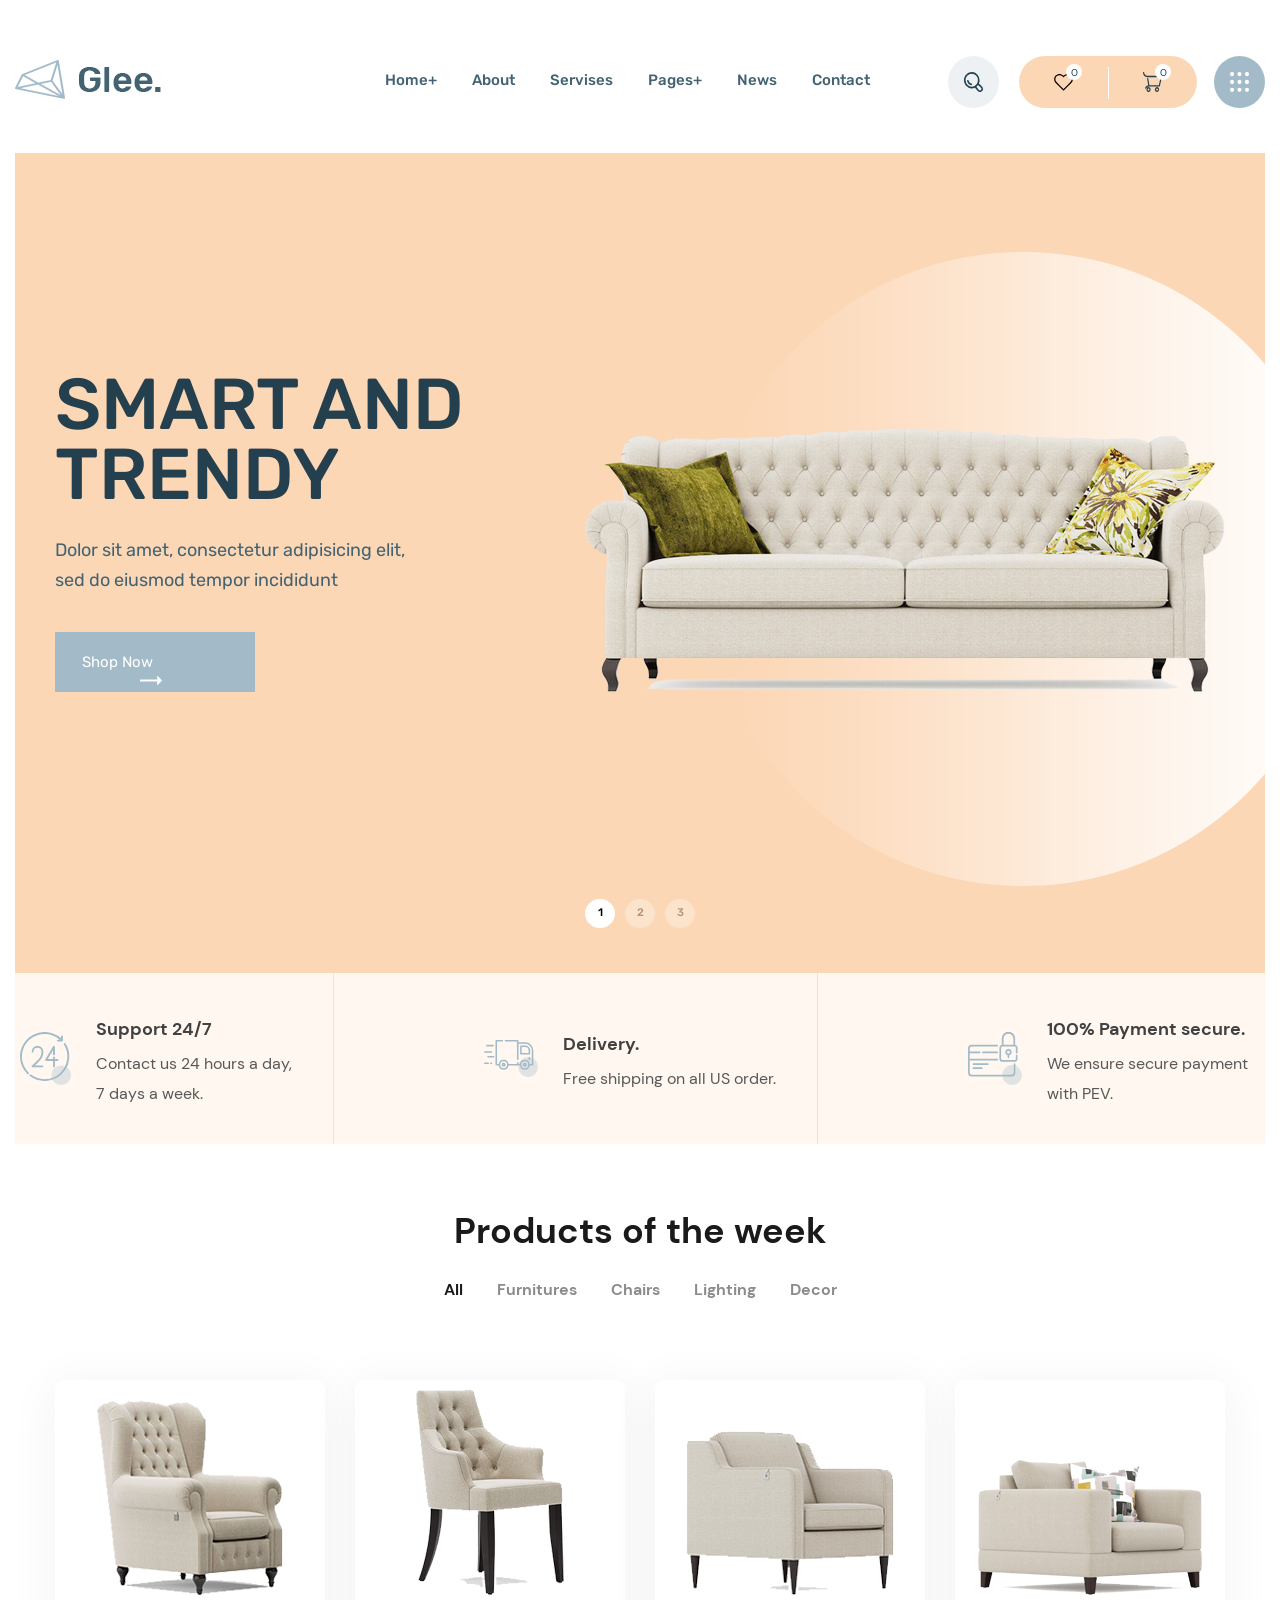
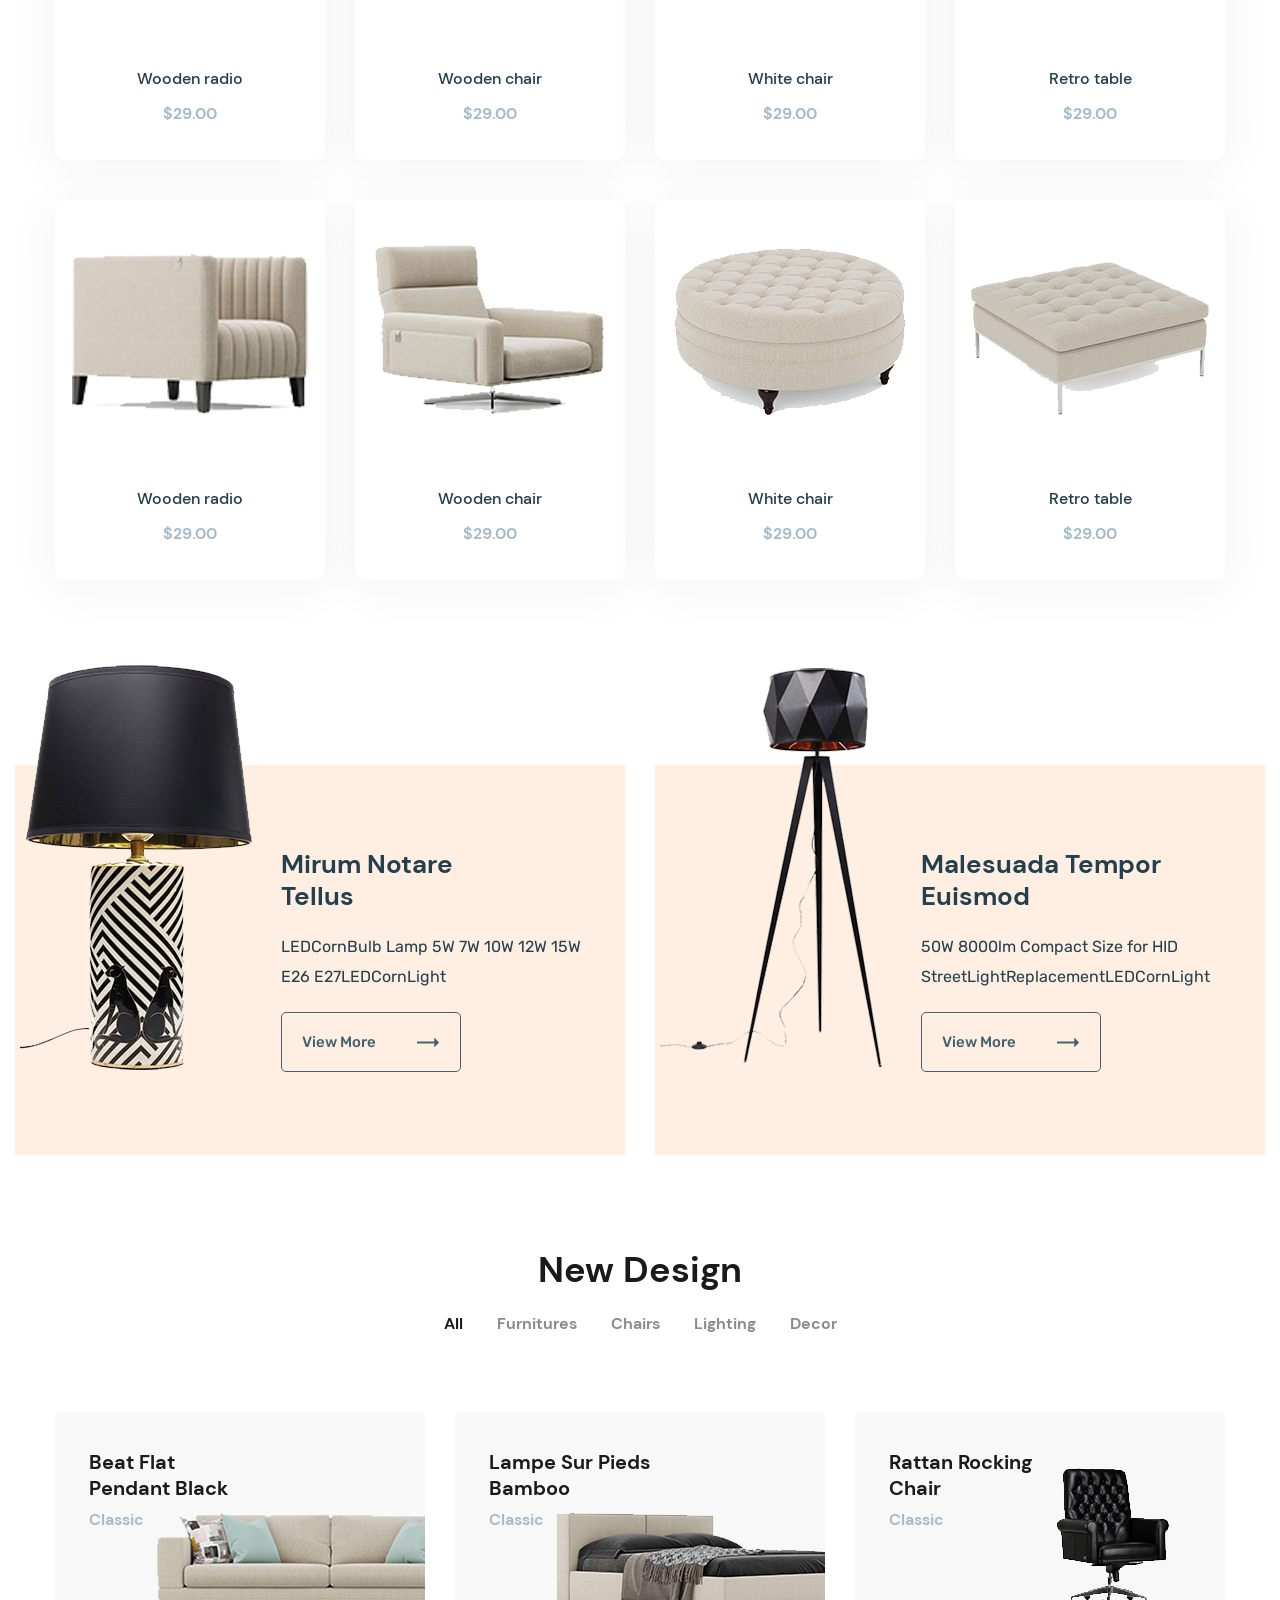
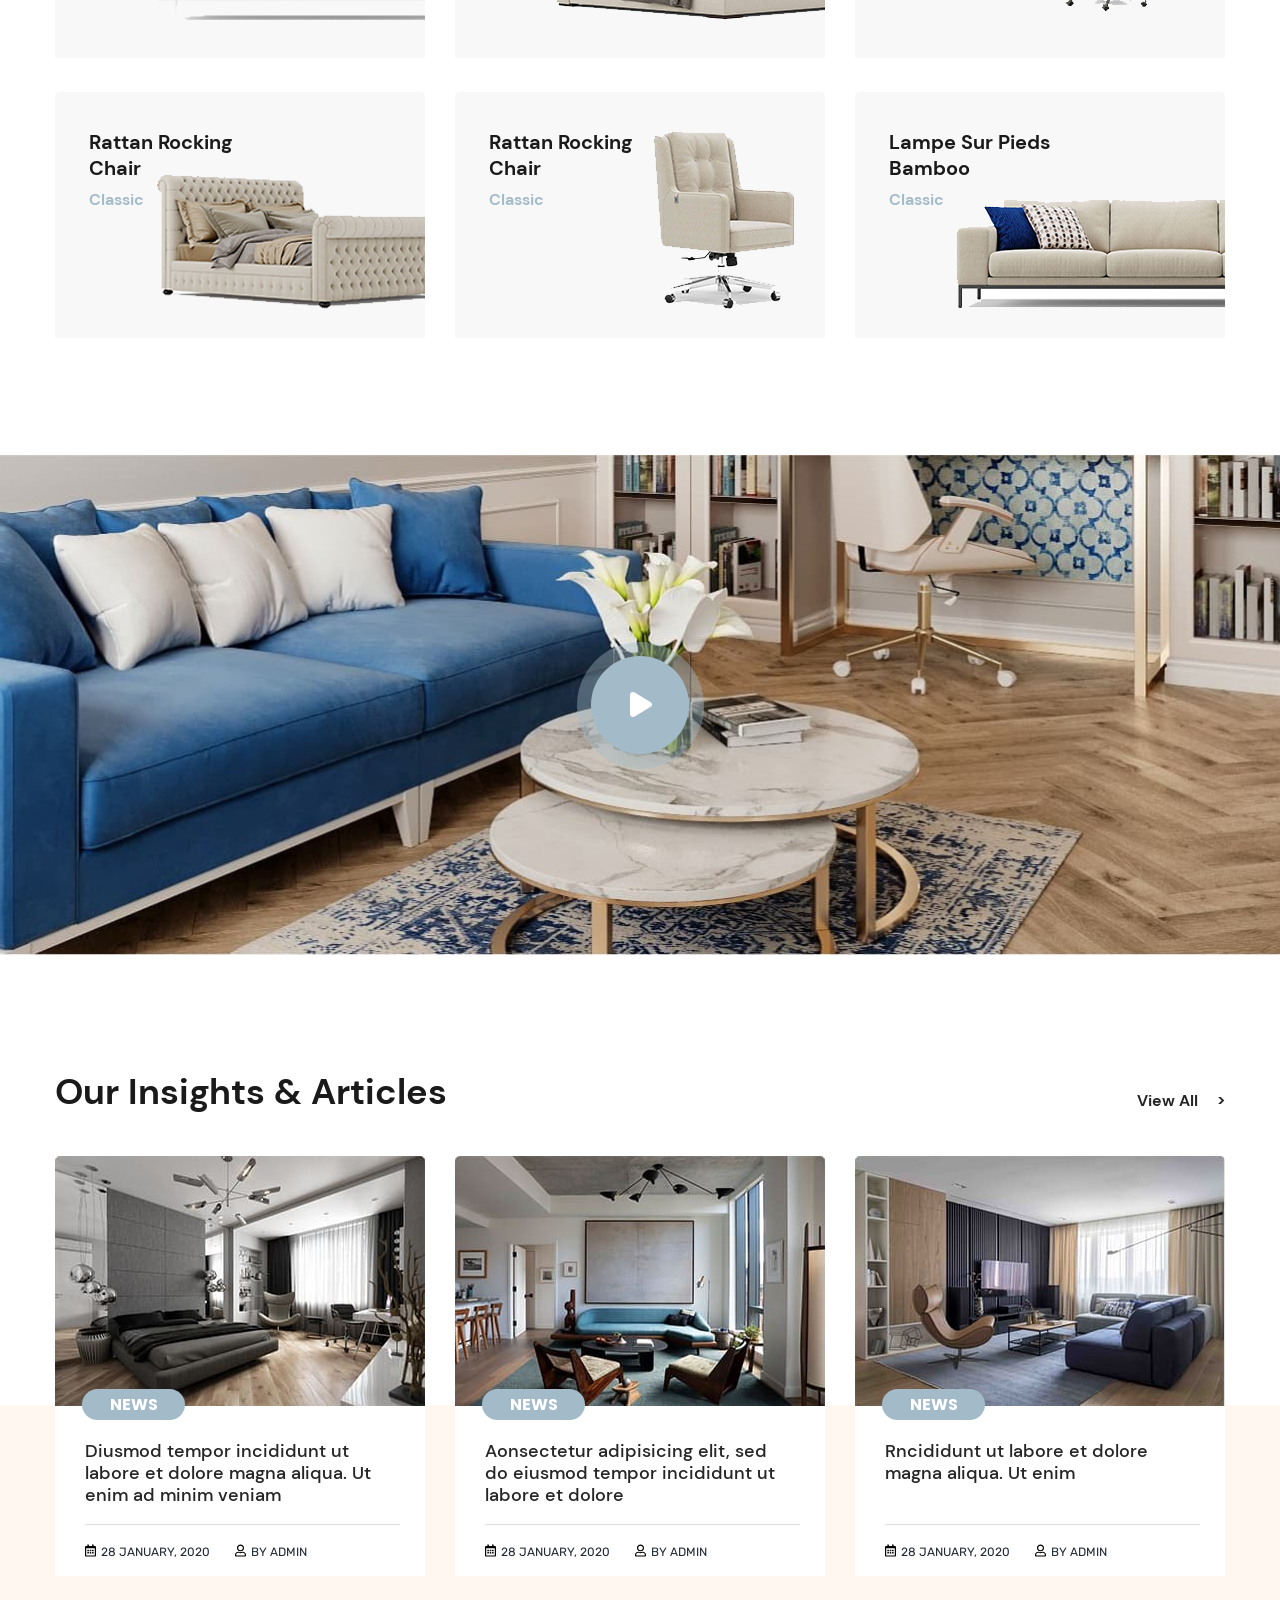
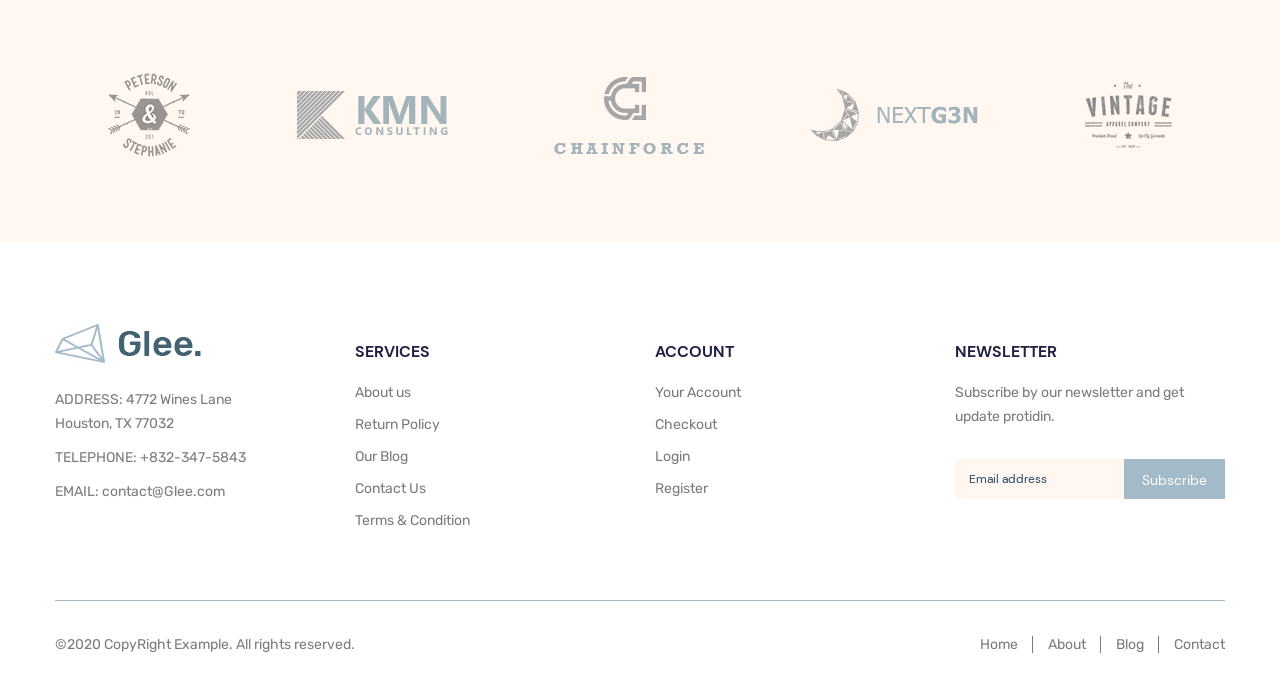
<file: index.html>
<!DOCTYPE html>
<html lang="en">

<head>
  <meta charset="UTF-8">
  <meta http-equiv="X-UA-Compatible" content="IE=edge">
  <meta name="viewport" content="width=device-width, initial-scale=1.0">
  <title>Glee</title>
  <link rel="stylesheet" href="css/index.min.css">
  
</head>

<body>


  <header class="header">
  <div class="container__big">
    <div class="header__inner">
      <a class="logo" href="./index.html">
        <img class="logo__img" src="images/logo.png" alt="Logo." />
      </a>
      <nav class="menu">
        <button class="menu__btn">
          <span></span>
        </button>
        <ul class="menu__list">
          <li class="menu__list-item">
            <a class="menu__list-link" href="./index.html">home+</a>
          </li>
          <li class="menu__list-item">
            <a class="menu__list-link" href="./about.html">about</a>
          </li>
          <li class="menu__list-item">
            <a class="menu__list-link" href="./productGrid.html">servises</a>
          </li>
          <li class="menu__list-item">
            <a class="menu__list-link" href="./productLine.html">pages+</a>
          </li>
          <li class="menu__list-item">
            <a class="menu__list-link" href="./blog.html">news</a>
          </li>
          <li class="menu__list-item">
            <a class="menu__list-link" href="./contacts.html">contact</a>
          </li>
        </ul>
      </nav>
      <div class="user-nav">
        <div class="user-nav__search">
          <a class="user-nav__link" href="#">
            <img
              class="user-nav__icon"
              src="images/icons/search.svg"
              alt="Search button."
            />
          </a>
        </div>
        <div class="user-nav__add">
          <div class="user-nav__add-inner">
            <a class="user-nav__link" href="#">
              <img
                class="user-nav__icon"
                src="images/icons/heart.svg"
                alt="Like button."
              />
              <span class="user-nav__num">0</span>
            </a>
          </div>
          <div class="user-nav__add-inner">
            <a class="user-nav__link" href="#">
              <img
                class="user-nav__icon"
                src="images/icons/cart.svg"
                alt="Buy button."
              />
              <span class="user-nav__num">0</span>
            </a>
          </div>
        </div>
        <div class="user-nav__circle">
          <a class="user-nav__link" href="#">
            <img
              class="user-nav__icon"
              src="images/icons/circle.svg"
              alt="Circle button."
            />
          </a>
        </div>
      </div>
    </div>
  </div>
</header>


  <main class="main">
  
    <section class="slider__conditions">
  <div class="container__big">
    <div class="top-slider">
      <div class="container">
        <div class="top-slider__inner">
          <div class="top-slider__inner-item">
            <div class="top-slider__inner-description">
              <h2 class="top-slider__title">SMART AND TRENDY</h2>
              <p class="top-slider__text">
                Dolor sit amet, consectetur adipisicing elit, sed do eiusmod
                tempor incididunt
              </p>
              <a class="top-slider__btn arrow__btn" href="#"
                >Shop Now
                <img
                  class="top-slider__btn-img"
                  src="images/icons/slider-arrow.png"
                  alt="Arrow image."
                />
              </a>
            </div>
            <img
              class="top-slider__inner-images"
              src="images/slider-bg1.png"
              alt="Slider image."
            />
          </div>
          <div class="top-slider__inner-item">
            <div class="top-slider__inner-description">
              <h2 class="top-slider__title">SMART AND TRENDY</h2>
              <p class="top-slider__text">
                Dolor sit amet, consectetur adipisicing elit, sed do eiusmod
                tempor incididunt
              </p>
              <a class="top-slider__btn" href="#"
                >Shop Now
                <img
                  class="top-slider__btn-img"
                  src="images/icons/slider-arrow.png"
                  alt="Arrow image."
                />
              </a>
            </div>
            <img
              class="top-slider__inner-images"
              src="images/slider-bg1.png"
              alt="Slider image."
            />
          </div>
          <div class="top-slider__inner-item">
            <div class="top-slider__inner-description">
              <h2 class="top-slider__title">SMART AND TRENDY</h2>
              <p class="top-slider__text">
                Dolor sit amet, consectetur adipisicing elit, sed do eiusmod
                tempor incididunt
              </p>
              <a class="top-slider__btn" href="#"
                >Shop Now
                <img
                  class="top-slider__btn-img"
                  src="images/icons/slider-arrow.png"
                  alt="Arrow image."
                />
              </a>
            </div>
            <img
              class="top-slider__inner-images"
              src="images/slider-bg1.png"
              alt="Slider image."
            />
          </div>
        </div>
      </div>
    </div>

    <div class="conditions">
      <div class="conditions__inner">
        <div class="conditions__item">
          <img
            class="conditions__item-img"
            src="images/icons/support.svg"
            alt="Conditions item images"
          />
          <div class="conditions__item-description">
            <h5 class="conditions__item-title">Support 24/7</h5>
            <p class="conditions__item-text">
              Contact us 24 hours a day, <br />
              7 days a week.
            </p>
          </div>
        </div>
        <div class="conditions__item">
          <img
            class="conditions__item-img"
            src="images/icons/delivery.svg"
            alt="Conditions item images"
          />
          <div class="conditions__item-description">
            <h5 class="conditions__item-title">Delivery.</h5>
            <p class="conditions__item-text">Free shipping on all US order.</p>
          </div>
        </div>
        <div class="conditions__item">
          <img
            class="conditions__item-img"
            src="images/icons/payment.svg"
            alt="Conditions item images"
          />
          <div class="conditions__item-description">
            <h5 class="conditions__item-title">100% Payment secure.</h5>
            <p class="conditions__item-text">
              We ensure secure payment with PEV.
            </p>
          </div>
        </div>
      </div>
    </div>
  </div>
</section>
    

    <section class="products-week" data-ref="container-1">
  <div class="container">
    <div class="products__inner">
      <h4 class="products__title title">Products of the week</h4>
      <div class="products__button">
        <button class="products__btn" data-filter="all">all</button>
        <button
          class="products__btn mixitup-control-active"
          data-filter=".category-furnitures"
        >
          furnitures
        </button>
        <button
          class="products__btn mixitup-control-active"
          data-filter=".category-chairs"
        >
          chairs
        </button>
        <button
          class="products__btn mixitup-control-active"
          data-filter=".category-lighting"
        >
          lighting
        </button>
        <button
          class="products__btn mixitup-control-active"
          data-filter=".category-decor"
        >
          decor
        </button>
      </div>
      <div class="products__images">
        <div class="products__images-item mix category-chairs">
          <div class="products__images-item__inner">
            <img
              class="products__images-image"
              src="images/prod_week/1.png"
              alt="Products image."
            />
            <div class="customer-pannel">
              <div class="customer-pannel__item">
                <a class="customer-pannel__link" href="#">
                  <svg
                    xmlns="http://www.w3.org/2000/svg"
                    width="20"
                    height="20"
                    viewBox="0 0 20 20"
                  >
                    <defs>
                      <style>
                        .cls-1 {
                          fill: #a3bbc8;
                          fill-rule: evenodd;
                        }
                      </style>
                    </defs>
                    <path
                      id="Forma_1"
                      data-name="Forma 1"
                      class="cls-1"
                      d="M759.45,1579.8l-4.588-4.59a8.827,8.827,0,0,1-2.651,2.65l4.588,4.59A1.874,1.874,0,0,0,759.45,1579.8Zm-4.45-9.3a7.5,7.5,0,1,0-7.5,7.5A7.5,7.5,0,0,0,755,1570.5Zm-7.5,5.62a5.625,5.625,0,1,1,5.625-5.62A5.628,5.628,0,0,1,747.5,1576.12Zm-4.375-5.62h1.25a3.135,3.135,0,0,1,3.125-3.13v-1.25A4.386,4.386,0,0,0,743.125,1570.5Z"
                      transform="translate(-740 -1563)"
                    />
                  </svg>
                </a>
              </div>
              <div class="customer-pannel__item">
                <button class="customer-pannel__link" type="submit">
                  <svg width="22" height="20" viewBox="0 0 22 20">
                    <defs>
                      <style>
                        .cls-1 {
                          fill: #a3bbc8;
                          fill-rule: evenodd;
                        }
                      </style>
                    </defs>
                    <path
                      id="Forma_1"
                      data-name="Forma 1"
                      class="cls-1"
                      d="M800.814,1564.63h2.333l3.323,12.04a0.812,0.812,0,0,0,.787.59h10.214a0.821,0.821,0,0,0,.746-0.48l3.717-8.56a0.836,0.836,0,0,0-.068-0.78,0.813,0.813,0,0,0-.678-0.37H809.9a0.82,0.82,0,0,0,0,1.64H819.94l-3.011,6.92h-9.062l-3.323-12.03a0.808,0.808,0,0,0-.787-0.6h-2.943A0.815,0.815,0,0,0,800.814,1564.63Zm5.67,18.37a1.85,1.85,0,1,0-1.845-1.85A1.85,1.85,0,0,0,806.484,1583Zm11.53,0h0.135A1.907,1.907,0,1,0,818.014,1583Z"
                      transform="translate(-800 -1563)"
                    />
                  </svg>
                </button>
              </div>
              <div class="customer-pannel__item">
                <button class="customer-pannel__link" type="submit">
                  <svg width="22" height="18" viewBox="0 0 22 18">
                    <defs>
                      <style>
                        .cls-1 {
                          fill: #a3bbc8;
                          fill-rule: evenodd;
                        }
                      </style>
                    </defs>
                    <path
                      id="Forma_1"
                      data-name="Forma 1"
                      class="cls-1"
                      d="M882.99,1569.82a6.208,6.208,0,0,0-1.849-4.1A5.871,5.871,0,0,0,877,1564c-2.311,0-3.948,1.78-4.827,2.74a2.156,2.156,0,0,1-.156.17l-0.083-.09c-0.8-.92-2.476-2.82-4.938-2.82a5.873,5.873,0,0,0-4.139,1.72,6.208,6.208,0,0,0-1.849,4.1,6.845,6.845,0,0,0,1.271,4.34,29.307,29.307,0,0,0,4.763,4.75c1.705,1.41,3.95,3.09,4.965,3.09,1.032,0,3.269-1.68,4.965-3.09a29.234,29.234,0,0,0,4.746-4.75A6.935,6.935,0,0,0,882.99,1569.82Zm-2.376,3.61a27,27,0,0,1-4.431,4.42c-2.406,2-3.831,2.79-4.172,2.82-0.342-.03-1.77-0.83-4.188-2.84a26.78,26.78,0,0,1-4.437-4.4,5.6,5.6,0,0,1-1.054-3.54,4.807,4.807,0,0,1,4.666-4.57c1.863,0,3.216,1.54,3.943,2.37a1.52,1.52,0,0,0,1.059.76,1.731,1.731,0,0,0,1.151-.81c0.794-.87,2.122-2.32,3.851-2.32a4.807,4.807,0,0,1,4.666,4.57A5.528,5.528,0,0,1,880.614,1573.43Z"
                      transform="translate(-861 -1564)"
                    />
                  </svg>
                </button>
              </div>
            </div>
            <h5 class="products__images-name">Wooden radio</h5>
            <p class="products__images-price">$29.00</p>
          </div>
        </div>
        <div class="products__images-item mix category-furnitures">
          <div class="products__images-item__inner">
            <img
              class="products__images-image"
              src="images/prod_week/2.png"
              alt="Products image."
            />
            <div class="customer-pannel">
              <div class="customer-pannel__item">
                <a class="customer-pannel__link" href="#">
                  <svg
                    xmlns="http://www.w3.org/2000/svg"
                    width="20"
                    height="20"
                    viewBox="0 0 20 20"
                  >
                    <defs>
                      <style>
                        .cls-1 {
                          fill: #a3bbc8;
                          fill-rule: evenodd;
                        }
                      </style>
                    </defs>
                    <path
                      id="Forma_1"
                      data-name="Forma 1"
                      class="cls-1"
                      d="M759.45,1579.8l-4.588-4.59a8.827,8.827,0,0,1-2.651,2.65l4.588,4.59A1.874,1.874,0,0,0,759.45,1579.8Zm-4.45-9.3a7.5,7.5,0,1,0-7.5,7.5A7.5,7.5,0,0,0,755,1570.5Zm-7.5,5.62a5.625,5.625,0,1,1,5.625-5.62A5.628,5.628,0,0,1,747.5,1576.12Zm-4.375-5.62h1.25a3.135,3.135,0,0,1,3.125-3.13v-1.25A4.386,4.386,0,0,0,743.125,1570.5Z"
                      transform="translate(-740 -1563)"
                    />
                  </svg>
                </a>
              </div>
              <div class="customer-pannel__item">
                <button class="customer-pannel__link" type="submit">
                  <svg width="22" height="20" viewBox="0 0 22 20">
                    <defs>
                      <style>
                        .cls-1 {
                          fill: #a3bbc8;
                          fill-rule: evenodd;
                        }
                      </style>
                    </defs>
                    <path
                      id="Forma_1"
                      data-name="Forma 1"
                      class="cls-1"
                      d="M800.814,1564.63h2.333l3.323,12.04a0.812,0.812,0,0,0,.787.59h10.214a0.821,0.821,0,0,0,.746-0.48l3.717-8.56a0.836,0.836,0,0,0-.068-0.78,0.813,0.813,0,0,0-.678-0.37H809.9a0.82,0.82,0,0,0,0,1.64H819.94l-3.011,6.92h-9.062l-3.323-12.03a0.808,0.808,0,0,0-.787-0.6h-2.943A0.815,0.815,0,0,0,800.814,1564.63Zm5.67,18.37a1.85,1.85,0,1,0-1.845-1.85A1.85,1.85,0,0,0,806.484,1583Zm11.53,0h0.135A1.907,1.907,0,1,0,818.014,1583Z"
                      transform="translate(-800 -1563)"
                    />
                  </svg>
                </button>
              </div>
              <div class="customer-pannel__item">
                <button class="customer-pannel__link" type="submit">
                  <svg width="22" height="18" viewBox="0 0 22 18">
                    <defs>
                      <style>
                        .cls-1 {
                          fill: #a3bbc8;
                          fill-rule: evenodd;
                        }
                      </style>
                    </defs>
                    <path
                      id="Forma_1"
                      data-name="Forma 1"
                      class="cls-1"
                      d="M882.99,1569.82a6.208,6.208,0,0,0-1.849-4.1A5.871,5.871,0,0,0,877,1564c-2.311,0-3.948,1.78-4.827,2.74a2.156,2.156,0,0,1-.156.17l-0.083-.09c-0.8-.92-2.476-2.82-4.938-2.82a5.873,5.873,0,0,0-4.139,1.72,6.208,6.208,0,0,0-1.849,4.1,6.845,6.845,0,0,0,1.271,4.34,29.307,29.307,0,0,0,4.763,4.75c1.705,1.41,3.95,3.09,4.965,3.09,1.032,0,3.269-1.68,4.965-3.09a29.234,29.234,0,0,0,4.746-4.75A6.935,6.935,0,0,0,882.99,1569.82Zm-2.376,3.61a27,27,0,0,1-4.431,4.42c-2.406,2-3.831,2.79-4.172,2.82-0.342-.03-1.77-0.83-4.188-2.84a26.78,26.78,0,0,1-4.437-4.4,5.6,5.6,0,0,1-1.054-3.54,4.807,4.807,0,0,1,4.666-4.57c1.863,0,3.216,1.54,3.943,2.37a1.52,1.52,0,0,0,1.059.76,1.731,1.731,0,0,0,1.151-.81c0.794-.87,2.122-2.32,3.851-2.32a4.807,4.807,0,0,1,4.666,4.57A5.528,5.528,0,0,1,880.614,1573.43Z"
                      transform="translate(-861 -1564)"
                    />
                  </svg>
                </button>
              </div>
            </div>
            <h5 class="products__images-name">Wooden chair</h5>
            <p class="products__images-price">$29.00</p>
          </div>
        </div>
        <div class="products__images-item mix category-chairs">
          <div class="products__images-item__inner">
            <img
              class="products__images-image"
              src="images/prod_week/3.png"
              alt="Products image."
            />
            <div class="customer-pannel">
              <div class="customer-pannel__item">
                <a class="customer-pannel__link" href="#">
                  <svg
                    xmlns="http://www.w3.org/2000/svg"
                    width="20"
                    height="20"
                    viewBox="0 0 20 20"
                  >
                    <defs>
                      <style>
                        .cls-1 {
                          fill: #a3bbc8;
                          fill-rule: evenodd;
                        }
                      </style>
                    </defs>
                    <path
                      id="Forma_1"
                      data-name="Forma 1"
                      class="cls-1"
                      d="M759.45,1579.8l-4.588-4.59a8.827,8.827,0,0,1-2.651,2.65l4.588,4.59A1.874,1.874,0,0,0,759.45,1579.8Zm-4.45-9.3a7.5,7.5,0,1,0-7.5,7.5A7.5,7.5,0,0,0,755,1570.5Zm-7.5,5.62a5.625,5.625,0,1,1,5.625-5.62A5.628,5.628,0,0,1,747.5,1576.12Zm-4.375-5.62h1.25a3.135,3.135,0,0,1,3.125-3.13v-1.25A4.386,4.386,0,0,0,743.125,1570.5Z"
                      transform="translate(-740 -1563)"
                    />
                  </svg>
                </a>
              </div>
              <div class="customer-pannel__item">
                <button class="customer-pannel__link" type="submit">
                  <svg width="22" height="20" viewBox="0 0 22 20">
                    <defs>
                      <style>
                        .cls-1 {
                          fill: #a3bbc8;
                          fill-rule: evenodd;
                        }
                      </style>
                    </defs>
                    <path
                      id="Forma_1"
                      data-name="Forma 1"
                      class="cls-1"
                      d="M800.814,1564.63h2.333l3.323,12.04a0.812,0.812,0,0,0,.787.59h10.214a0.821,0.821,0,0,0,.746-0.48l3.717-8.56a0.836,0.836,0,0,0-.068-0.78,0.813,0.813,0,0,0-.678-0.37H809.9a0.82,0.82,0,0,0,0,1.64H819.94l-3.011,6.92h-9.062l-3.323-12.03a0.808,0.808,0,0,0-.787-0.6h-2.943A0.815,0.815,0,0,0,800.814,1564.63Zm5.67,18.37a1.85,1.85,0,1,0-1.845-1.85A1.85,1.85,0,0,0,806.484,1583Zm11.53,0h0.135A1.907,1.907,0,1,0,818.014,1583Z"
                      transform="translate(-800 -1563)"
                    />
                  </svg>
                </button>
              </div>
              <div class="customer-pannel__item">
                <button class="customer-pannel__link" type="submit">
                  <svg width="22" height="18" viewBox="0 0 22 18">
                    <defs>
                      <style>
                        .cls-1 {
                          fill: #a3bbc8;
                          fill-rule: evenodd;
                        }
                      </style>
                    </defs>
                    <path
                      id="Forma_1"
                      data-name="Forma 1"
                      class="cls-1"
                      d="M882.99,1569.82a6.208,6.208,0,0,0-1.849-4.1A5.871,5.871,0,0,0,877,1564c-2.311,0-3.948,1.78-4.827,2.74a2.156,2.156,0,0,1-.156.17l-0.083-.09c-0.8-.92-2.476-2.82-4.938-2.82a5.873,5.873,0,0,0-4.139,1.72,6.208,6.208,0,0,0-1.849,4.1,6.845,6.845,0,0,0,1.271,4.34,29.307,29.307,0,0,0,4.763,4.75c1.705,1.41,3.95,3.09,4.965,3.09,1.032,0,3.269-1.68,4.965-3.09a29.234,29.234,0,0,0,4.746-4.75A6.935,6.935,0,0,0,882.99,1569.82Zm-2.376,3.61a27,27,0,0,1-4.431,4.42c-2.406,2-3.831,2.79-4.172,2.82-0.342-.03-1.77-0.83-4.188-2.84a26.78,26.78,0,0,1-4.437-4.4,5.6,5.6,0,0,1-1.054-3.54,4.807,4.807,0,0,1,4.666-4.57c1.863,0,3.216,1.54,3.943,2.37a1.52,1.52,0,0,0,1.059.76,1.731,1.731,0,0,0,1.151-.81c0.794-.87,2.122-2.32,3.851-2.32a4.807,4.807,0,0,1,4.666,4.57A5.528,5.528,0,0,1,880.614,1573.43Z"
                      transform="translate(-861 -1564)"
                    />
                  </svg>
                </button>
              </div>
            </div>
            <h5 class="products__images-name">White chair</h5>
            <p class="products__images-price">$29.00</p>
          </div>
        </div>
        <div class="products__images-item mix category-lighting">
          <div class="products__images-item__inner">
            <img
              class="products__images-image"
              src="images/prod_week/4.png"
              alt="Products image."
            />
            <div class="customer-pannel">
              <div class="customer-pannel__item">
                <a class="customer-pannel__link" href="#">
                  <svg
                    xmlns="http://www.w3.org/2000/svg"
                    width="20"
                    height="20"
                    viewBox="0 0 20 20"
                  >
                    <defs>
                      <style>
                        .cls-1 {
                          fill: #a3bbc8;
                          fill-rule: evenodd;
                        }
                      </style>
                    </defs>
                    <path
                      id="Forma_1"
                      data-name="Forma 1"
                      class="cls-1"
                      d="M759.45,1579.8l-4.588-4.59a8.827,8.827,0,0,1-2.651,2.65l4.588,4.59A1.874,1.874,0,0,0,759.45,1579.8Zm-4.45-9.3a7.5,7.5,0,1,0-7.5,7.5A7.5,7.5,0,0,0,755,1570.5Zm-7.5,5.62a5.625,5.625,0,1,1,5.625-5.62A5.628,5.628,0,0,1,747.5,1576.12Zm-4.375-5.62h1.25a3.135,3.135,0,0,1,3.125-3.13v-1.25A4.386,4.386,0,0,0,743.125,1570.5Z"
                      transform="translate(-740 -1563)"
                    />
                  </svg>
                </a>
              </div>
              <div class="customer-pannel__item">
                <button class="customer-pannel__link" type="submit">
                  <svg width="22" height="20" viewBox="0 0 22 20">
                    <defs>
                      <style>
                        .cls-1 {
                          fill: #a3bbc8;
                          fill-rule: evenodd;
                        }
                      </style>
                    </defs>
                    <path
                      id="Forma_1"
                      data-name="Forma 1"
                      class="cls-1"
                      d="M800.814,1564.63h2.333l3.323,12.04a0.812,0.812,0,0,0,.787.59h10.214a0.821,0.821,0,0,0,.746-0.48l3.717-8.56a0.836,0.836,0,0,0-.068-0.78,0.813,0.813,0,0,0-.678-0.37H809.9a0.82,0.82,0,0,0,0,1.64H819.94l-3.011,6.92h-9.062l-3.323-12.03a0.808,0.808,0,0,0-.787-0.6h-2.943A0.815,0.815,0,0,0,800.814,1564.63Zm5.67,18.37a1.85,1.85,0,1,0-1.845-1.85A1.85,1.85,0,0,0,806.484,1583Zm11.53,0h0.135A1.907,1.907,0,1,0,818.014,1583Z"
                      transform="translate(-800 -1563)"
                    />
                  </svg>
                </button>
              </div>
              <div class="customer-pannel__item">
                <button class="customer-pannel__link" type="submit">
                  <svg width="22" height="18" viewBox="0 0 22 18">
                    <defs>
                      <style>
                        .cls-1 {
                          fill: #a3bbc8;
                          fill-rule: evenodd;
                        }
                      </style>
                    </defs>
                    <path
                      id="Forma_1"
                      data-name="Forma 1"
                      class="cls-1"
                      d="M882.99,1569.82a6.208,6.208,0,0,0-1.849-4.1A5.871,5.871,0,0,0,877,1564c-2.311,0-3.948,1.78-4.827,2.74a2.156,2.156,0,0,1-.156.17l-0.083-.09c-0.8-.92-2.476-2.82-4.938-2.82a5.873,5.873,0,0,0-4.139,1.72,6.208,6.208,0,0,0-1.849,4.1,6.845,6.845,0,0,0,1.271,4.34,29.307,29.307,0,0,0,4.763,4.75c1.705,1.41,3.95,3.09,4.965,3.09,1.032,0,3.269-1.68,4.965-3.09a29.234,29.234,0,0,0,4.746-4.75A6.935,6.935,0,0,0,882.99,1569.82Zm-2.376,3.61a27,27,0,0,1-4.431,4.42c-2.406,2-3.831,2.79-4.172,2.82-0.342-.03-1.77-0.83-4.188-2.84a26.78,26.78,0,0,1-4.437-4.4,5.6,5.6,0,0,1-1.054-3.54,4.807,4.807,0,0,1,4.666-4.57c1.863,0,3.216,1.54,3.943,2.37a1.52,1.52,0,0,0,1.059.76,1.731,1.731,0,0,0,1.151-.81c0.794-.87,2.122-2.32,3.851-2.32a4.807,4.807,0,0,1,4.666,4.57A5.528,5.528,0,0,1,880.614,1573.43Z"
                      transform="translate(-861 -1564)"
                    />
                  </svg>
                </button>
              </div>
            </div>
            <h5 class="products__images-name">Retro table</h5>
            <p class="products__images-price">$29.00</p>
          </div>
        </div>
        <div class="products__images-item mix category-decor">
          <div class="products__images-item__inner">
            <img
              class="products__images-image"
              src="images/prod_week/5.png"
              alt="Products image."
            />
            <div class="customer-pannel">
              <div class="customer-pannel__item">
                <a class="customer-pannel__link" href="#">
                  <svg
                    xmlns="http://www.w3.org/2000/svg"
                    width="20"
                    height="20"
                    viewBox="0 0 20 20"
                  >
                    <defs>
                      <style>
                        .cls-1 {
                          fill: #a3bbc8;
                          fill-rule: evenodd;
                        }
                      </style>
                    </defs>
                    <path
                      id="Forma_1"
                      data-name="Forma 1"
                      class="cls-1"
                      d="M759.45,1579.8l-4.588-4.59a8.827,8.827,0,0,1-2.651,2.65l4.588,4.59A1.874,1.874,0,0,0,759.45,1579.8Zm-4.45-9.3a7.5,7.5,0,1,0-7.5,7.5A7.5,7.5,0,0,0,755,1570.5Zm-7.5,5.62a5.625,5.625,0,1,1,5.625-5.62A5.628,5.628,0,0,1,747.5,1576.12Zm-4.375-5.62h1.25a3.135,3.135,0,0,1,3.125-3.13v-1.25A4.386,4.386,0,0,0,743.125,1570.5Z"
                      transform="translate(-740 -1563)"
                    />
                  </svg>
                </a>
              </div>
              <div class="customer-pannel__item">
                <button class="customer-pannel__link" type="submit">
                  <svg width="22" height="20" viewBox="0 0 22 20">
                    <defs>
                      <style>
                        .cls-1 {
                          fill: #a3bbc8;
                          fill-rule: evenodd;
                        }
                      </style>
                    </defs>
                    <path
                      id="Forma_1"
                      data-name="Forma 1"
                      class="cls-1"
                      d="M800.814,1564.63h2.333l3.323,12.04a0.812,0.812,0,0,0,.787.59h10.214a0.821,0.821,0,0,0,.746-0.48l3.717-8.56a0.836,0.836,0,0,0-.068-0.78,0.813,0.813,0,0,0-.678-0.37H809.9a0.82,0.82,0,0,0,0,1.64H819.94l-3.011,6.92h-9.062l-3.323-12.03a0.808,0.808,0,0,0-.787-0.6h-2.943A0.815,0.815,0,0,0,800.814,1564.63Zm5.67,18.37a1.85,1.85,0,1,0-1.845-1.85A1.85,1.85,0,0,0,806.484,1583Zm11.53,0h0.135A1.907,1.907,0,1,0,818.014,1583Z"
                      transform="translate(-800 -1563)"
                    />
                  </svg>
                </button>
              </div>
              <div class="customer-pannel__item">
                <button class="customer-pannel__link" type="submit">
                  <svg width="22" height="18" viewBox="0 0 22 18">
                    <defs>
                      <style>
                        .cls-1 {
                          fill: #a3bbc8;
                          fill-rule: evenodd;
                        }
                      </style>
                    </defs>
                    <path
                      id="Forma_1"
                      data-name="Forma 1"
                      class="cls-1"
                      d="M882.99,1569.82a6.208,6.208,0,0,0-1.849-4.1A5.871,5.871,0,0,0,877,1564c-2.311,0-3.948,1.78-4.827,2.74a2.156,2.156,0,0,1-.156.17l-0.083-.09c-0.8-.92-2.476-2.82-4.938-2.82a5.873,5.873,0,0,0-4.139,1.72,6.208,6.208,0,0,0-1.849,4.1,6.845,6.845,0,0,0,1.271,4.34,29.307,29.307,0,0,0,4.763,4.75c1.705,1.41,3.95,3.09,4.965,3.09,1.032,0,3.269-1.68,4.965-3.09a29.234,29.234,0,0,0,4.746-4.75A6.935,6.935,0,0,0,882.99,1569.82Zm-2.376,3.61a27,27,0,0,1-4.431,4.42c-2.406,2-3.831,2.79-4.172,2.82-0.342-.03-1.77-0.83-4.188-2.84a26.78,26.78,0,0,1-4.437-4.4,5.6,5.6,0,0,1-1.054-3.54,4.807,4.807,0,0,1,4.666-4.57c1.863,0,3.216,1.54,3.943,2.37a1.52,1.52,0,0,0,1.059.76,1.731,1.731,0,0,0,1.151-.81c0.794-.87,2.122-2.32,3.851-2.32a4.807,4.807,0,0,1,4.666,4.57A5.528,5.528,0,0,1,880.614,1573.43Z"
                      transform="translate(-861 -1564)"
                    />
                  </svg>
                </button>
              </div>
            </div>
            <h5 class="products__images-name">Wooden radio</h5>
            <p class="products__images-price">$29.00</p>
          </div>
        </div>
        <div class="products__images-item mix category-decor">
          <div class="products__images-item__inner">
            <img
              class="products__images-image"
              src="images/prod_week/6.png"
              alt="Products image."
            />
            <div class="customer-pannel">
              <div class="customer-pannel__item">
                <a class="customer-pannel__link" href="#">
                  <svg
                    xmlns="http://www.w3.org/2000/svg"
                    width="20"
                    height="20"
                    viewBox="0 0 20 20"
                  >
                    <defs>
                      <style>
                        .cls-1 {
                          fill: #a3bbc8;
                          fill-rule: evenodd;
                        }
                      </style>
                    </defs>
                    <path
                      id="Forma_1"
                      data-name="Forma 1"
                      class="cls-1"
                      d="M759.45,1579.8l-4.588-4.59a8.827,8.827,0,0,1-2.651,2.65l4.588,4.59A1.874,1.874,0,0,0,759.45,1579.8Zm-4.45-9.3a7.5,7.5,0,1,0-7.5,7.5A7.5,7.5,0,0,0,755,1570.5Zm-7.5,5.62a5.625,5.625,0,1,1,5.625-5.62A5.628,5.628,0,0,1,747.5,1576.12Zm-4.375-5.62h1.25a3.135,3.135,0,0,1,3.125-3.13v-1.25A4.386,4.386,0,0,0,743.125,1570.5Z"
                      transform="translate(-740 -1563)"
                    />
                  </svg>
                </a>
              </div>
              <div class="customer-pannel__item">
                <button class="customer-pannel__link" type="submit">
                  <svg width="22" height="20" viewBox="0 0 22 20">
                    <defs>
                      <style>
                        .cls-1 {
                          fill: #a3bbc8;
                          fill-rule: evenodd;
                        }
                      </style>
                    </defs>
                    <path
                      id="Forma_1"
                      data-name="Forma 1"
                      class="cls-1"
                      d="M800.814,1564.63h2.333l3.323,12.04a0.812,0.812,0,0,0,.787.59h10.214a0.821,0.821,0,0,0,.746-0.48l3.717-8.56a0.836,0.836,0,0,0-.068-0.78,0.813,0.813,0,0,0-.678-0.37H809.9a0.82,0.82,0,0,0,0,1.64H819.94l-3.011,6.92h-9.062l-3.323-12.03a0.808,0.808,0,0,0-.787-0.6h-2.943A0.815,0.815,0,0,0,800.814,1564.63Zm5.67,18.37a1.85,1.85,0,1,0-1.845-1.85A1.85,1.85,0,0,0,806.484,1583Zm11.53,0h0.135A1.907,1.907,0,1,0,818.014,1583Z"
                      transform="translate(-800 -1563)"
                    />
                  </svg>
                </button>
              </div>
              <div class="customer-pannel__item">
                <button class="customer-pannel__link" type="submit">
                  <svg width="22" height="18" viewBox="0 0 22 18">
                    <defs>
                      <style>
                        .cls-1 {
                          fill: #a3bbc8;
                          fill-rule: evenodd;
                        }
                      </style>
                    </defs>
                    <path
                      id="Forma_1"
                      data-name="Forma 1"
                      class="cls-1"
                      d="M882.99,1569.82a6.208,6.208,0,0,0-1.849-4.1A5.871,5.871,0,0,0,877,1564c-2.311,0-3.948,1.78-4.827,2.74a2.156,2.156,0,0,1-.156.17l-0.083-.09c-0.8-.92-2.476-2.82-4.938-2.82a5.873,5.873,0,0,0-4.139,1.72,6.208,6.208,0,0,0-1.849,4.1,6.845,6.845,0,0,0,1.271,4.34,29.307,29.307,0,0,0,4.763,4.75c1.705,1.41,3.95,3.09,4.965,3.09,1.032,0,3.269-1.68,4.965-3.09a29.234,29.234,0,0,0,4.746-4.75A6.935,6.935,0,0,0,882.99,1569.82Zm-2.376,3.61a27,27,0,0,1-4.431,4.42c-2.406,2-3.831,2.79-4.172,2.82-0.342-.03-1.77-0.83-4.188-2.84a26.78,26.78,0,0,1-4.437-4.4,5.6,5.6,0,0,1-1.054-3.54,4.807,4.807,0,0,1,4.666-4.57c1.863,0,3.216,1.54,3.943,2.37a1.52,1.52,0,0,0,1.059.76,1.731,1.731,0,0,0,1.151-.81c0.794-.87,2.122-2.32,3.851-2.32a4.807,4.807,0,0,1,4.666,4.57A5.528,5.528,0,0,1,880.614,1573.43Z"
                      transform="translate(-861 -1564)"
                    />
                  </svg>
                </button>
              </div>
            </div>
            <h5 class="products__images-name">Wooden chair</h5>
            <p class="products__images-price">$29.00</p>
          </div>
        </div>
        <div class="products__images-item mix category-lighting">
          <div class="products__images-item__inner">
            <img
              class="products__images-image"
              src="images/prod_week/7.png"
              alt="Products image."
            />
            <div class="customer-pannel">
              <div class="customer-pannel__item">
                <a class="customer-pannel__link" href="#">
                  <svg
                    xmlns="http://www.w3.org/2000/svg"
                    width="20"
                    height="20"
                    viewBox="0 0 20 20"
                  >
                    <defs>
                      <style>
                        .cls-1 {
                          fill: #a3bbc8;
                          fill-rule: evenodd;
                        }
                      </style>
                    </defs>
                    <path
                      id="Forma_1"
                      data-name="Forma 1"
                      class="cls-1"
                      d="M759.45,1579.8l-4.588-4.59a8.827,8.827,0,0,1-2.651,2.65l4.588,4.59A1.874,1.874,0,0,0,759.45,1579.8Zm-4.45-9.3a7.5,7.5,0,1,0-7.5,7.5A7.5,7.5,0,0,0,755,1570.5Zm-7.5,5.62a5.625,5.625,0,1,1,5.625-5.62A5.628,5.628,0,0,1,747.5,1576.12Zm-4.375-5.62h1.25a3.135,3.135,0,0,1,3.125-3.13v-1.25A4.386,4.386,0,0,0,743.125,1570.5Z"
                      transform="translate(-740 -1563)"
                    />
                  </svg>
                </a>
              </div>
              <div class="customer-pannel__item">
                <button class="customer-pannel__link" type="submit">
                  <svg width="22" height="20" viewBox="0 0 22 20">
                    <defs>
                      <style>
                        .cls-1 {
                          fill: #a3bbc8;
                          fill-rule: evenodd;
                        }
                      </style>
                    </defs>
                    <path
                      id="Forma_1"
                      data-name="Forma 1"
                      class="cls-1"
                      d="M800.814,1564.63h2.333l3.323,12.04a0.812,0.812,0,0,0,.787.59h10.214a0.821,0.821,0,0,0,.746-0.48l3.717-8.56a0.836,0.836,0,0,0-.068-0.78,0.813,0.813,0,0,0-.678-0.37H809.9a0.82,0.82,0,0,0,0,1.64H819.94l-3.011,6.92h-9.062l-3.323-12.03a0.808,0.808,0,0,0-.787-0.6h-2.943A0.815,0.815,0,0,0,800.814,1564.63Zm5.67,18.37a1.85,1.85,0,1,0-1.845-1.85A1.85,1.85,0,0,0,806.484,1583Zm11.53,0h0.135A1.907,1.907,0,1,0,818.014,1583Z"
                      transform="translate(-800 -1563)"
                    />
                  </svg>
                </button>
              </div>
              <div class="customer-pannel__item">
                <button class="customer-pannel__link" type="submit">
                  <svg width="22" height="18" viewBox="0 0 22 18">
                    <defs>
                      <style>
                        .cls-1 {
                          fill: #a3bbc8;
                          fill-rule: evenodd;
                        }
                      </style>
                    </defs>
                    <path
                      id="Forma_1"
                      data-name="Forma 1"
                      class="cls-1"
                      d="M882.99,1569.82a6.208,6.208,0,0,0-1.849-4.1A5.871,5.871,0,0,0,877,1564c-2.311,0-3.948,1.78-4.827,2.74a2.156,2.156,0,0,1-.156.17l-0.083-.09c-0.8-.92-2.476-2.82-4.938-2.82a5.873,5.873,0,0,0-4.139,1.72,6.208,6.208,0,0,0-1.849,4.1,6.845,6.845,0,0,0,1.271,4.34,29.307,29.307,0,0,0,4.763,4.75c1.705,1.41,3.95,3.09,4.965,3.09,1.032,0,3.269-1.68,4.965-3.09a29.234,29.234,0,0,0,4.746-4.75A6.935,6.935,0,0,0,882.99,1569.82Zm-2.376,3.61a27,27,0,0,1-4.431,4.42c-2.406,2-3.831,2.79-4.172,2.82-0.342-.03-1.77-0.83-4.188-2.84a26.78,26.78,0,0,1-4.437-4.4,5.6,5.6,0,0,1-1.054-3.54,4.807,4.807,0,0,1,4.666-4.57c1.863,0,3.216,1.54,3.943,2.37a1.52,1.52,0,0,0,1.059.76,1.731,1.731,0,0,0,1.151-.81c0.794-.87,2.122-2.32,3.851-2.32a4.807,4.807,0,0,1,4.666,4.57A5.528,5.528,0,0,1,880.614,1573.43Z"
                      transform="translate(-861 -1564)"
                    />
                  </svg>
                </button>
              </div>
            </div>
            <h5 class="products__images-name">White chair</h5>
            <p class="products__images-price">$29.00</p>
          </div>
        </div>
        <div class="products__images-item mix category-chairs">
          <div class="products__images-item__inner">
            <img
              class="products__images-image"
              src="images/prod_week/8.png"
              alt="Products image."
            />
            <div class="customer-pannel">
              <div class="customer-pannel__item">
                <a class="customer-pannel__link" href="#">
                  <svg
                    xmlns="http://www.w3.org/2000/svg"
                    width="20"
                    height="20"
                    viewBox="0 0 20 20"
                  >
                    <defs>
                      <style>
                        .cls-1 {
                          fill: #a3bbc8;
                          fill-rule: evenodd;
                        }
                      </style>
                    </defs>
                    <path
                      id="Forma_1"
                      data-name="Forma 1"
                      class="cls-1"
                      d="M759.45,1579.8l-4.588-4.59a8.827,8.827,0,0,1-2.651,2.65l4.588,4.59A1.874,1.874,0,0,0,759.45,1579.8Zm-4.45-9.3a7.5,7.5,0,1,0-7.5,7.5A7.5,7.5,0,0,0,755,1570.5Zm-7.5,5.62a5.625,5.625,0,1,1,5.625-5.62A5.628,5.628,0,0,1,747.5,1576.12Zm-4.375-5.62h1.25a3.135,3.135,0,0,1,3.125-3.13v-1.25A4.386,4.386,0,0,0,743.125,1570.5Z"
                      transform="translate(-740 -1563)"
                    />
                  </svg>
                </a>
              </div>
              <div class="customer-pannel__item">
                <button class="customer-pannel__link" type="submit">
                  <svg width="22" height="20" viewBox="0 0 22 20">
                    <defs>
                      <style>
                        .cls-1 {
                          fill: #a3bbc8;
                          fill-rule: evenodd;
                        }
                      </style>
                    </defs>
                    <path
                      id="Forma_1"
                      data-name="Forma 1"
                      class="cls-1"
                      d="M800.814,1564.63h2.333l3.323,12.04a0.812,0.812,0,0,0,.787.59h10.214a0.821,0.821,0,0,0,.746-0.48l3.717-8.56a0.836,0.836,0,0,0-.068-0.78,0.813,0.813,0,0,0-.678-0.37H809.9a0.82,0.82,0,0,0,0,1.64H819.94l-3.011,6.92h-9.062l-3.323-12.03a0.808,0.808,0,0,0-.787-0.6h-2.943A0.815,0.815,0,0,0,800.814,1564.63Zm5.67,18.37a1.85,1.85,0,1,0-1.845-1.85A1.85,1.85,0,0,0,806.484,1583Zm11.53,0h0.135A1.907,1.907,0,1,0,818.014,1583Z"
                      transform="translate(-800 -1563)"
                    />
                  </svg>
                </button>
              </div>
              <div class="customer-pannel__item">
                <button class="customer-pannel__link" type="submit">
                  <svg width="22" height="18" viewBox="0 0 22 18">
                    <defs>
                      <style>
                        .cls-1 {
                          fill: #a3bbc8;
                          fill-rule: evenodd;
                        }
                      </style>
                    </defs>
                    <path
                      id="Forma_1"
                      data-name="Forma 1"
                      class="cls-1"
                      d="M882.99,1569.82a6.208,6.208,0,0,0-1.849-4.1A5.871,5.871,0,0,0,877,1564c-2.311,0-3.948,1.78-4.827,2.74a2.156,2.156,0,0,1-.156.17l-0.083-.09c-0.8-.92-2.476-2.82-4.938-2.82a5.873,5.873,0,0,0-4.139,1.72,6.208,6.208,0,0,0-1.849,4.1,6.845,6.845,0,0,0,1.271,4.34,29.307,29.307,0,0,0,4.763,4.75c1.705,1.41,3.95,3.09,4.965,3.09,1.032,0,3.269-1.68,4.965-3.09a29.234,29.234,0,0,0,4.746-4.75A6.935,6.935,0,0,0,882.99,1569.82Zm-2.376,3.61a27,27,0,0,1-4.431,4.42c-2.406,2-3.831,2.79-4.172,2.82-0.342-.03-1.77-0.83-4.188-2.84a26.78,26.78,0,0,1-4.437-4.4,5.6,5.6,0,0,1-1.054-3.54,4.807,4.807,0,0,1,4.666-4.57c1.863,0,3.216,1.54,3.943,2.37a1.52,1.52,0,0,0,1.059.76,1.731,1.731,0,0,0,1.151-.81c0.794-.87,2.122-2.32,3.851-2.32a4.807,4.807,0,0,1,4.666,4.57A5.528,5.528,0,0,1,880.614,1573.43Z"
                      transform="translate(-861 -1564)"
                    />
                  </svg>
                </button>
              </div>
            </div>
            <h5 class="products__images-name">Retro table</h5>
            <p class="products__images-price">$29.00</p>
          </div>
        </div>
      </div>
    </div>
  </div>
</section>


    <div class="lamp">
  <div class="container__big">
    <div class="lamp__inner">
      <div class="lamp__item">
        <div class="lamp__item-box">
          <div class="lamp__item-img">
            <img class="lamp__item-image" src="images/lamp-1.png" alt="#" />
          </div>
          <div class="lamp__item-description">
            <h6 class="lamp__item-description__title">Mirum Notare Tellus</h6>
            <p class="lamp__item-description__text">
              LEDCornBulb Lamp 5W 7W 10W 12W 15W E26 E27LEDCornLight
            </p>
            <a class="lamp__btn" href="#"
              >View More
              <img
                class="lamp__btn-img"
                src="images/icons/lamp-arrow.png"
                alt="Arrow image."
              />
            </a>
          </div>
        </div>
      </div>
      <div class="lamp__item">
        <div class="lamp__item-box">
          <div class="lamp__item-img">
            <img class="lamp__item-image" src="images/lamp-2.png" alt="#" />
          </div>
          <div class="lamp__item-description">
            <h6 class="lamp__item-description__title">
              Malesuada Tempor Euismod
            </h6>
            <p class="lamp__item-description__text">
              50W 8000lm Compact Size for HID StreetLightReplacementLEDCornLight
            </p>
            <a class="lamp__btn" href="#"
              >View More
              <img
                class="lamp__btn-img"
                src="images/icons/lamp-arrow.png"
                alt="Arrow image."
              />
            </a>
          </div>
        </div>
      </div>
    </div>
  </div>
</div>
  

    <section class="new-design" data-ref="container-2">
  <div class="container">
    <div class="new-design__inner">
      <h4 class="new-design__title title">New Design</h4>
      <div class="new-design__button">
        <button class="new-design__btn" data-filter="all">all</button>
        <button
          class="new-design__btn mixitup-control-active"
          data-filter=".category-furnitures"
        >
          furnitures
        </button>
        <button
          class="new-design__btn mixitup-control-active"
          data-filter=".category-chairs"
        >
          chairs
        </button>
        <button
          class="new-design__btn mixitup-control-active"
          data-filter=".category-lighting"
        >
          lighting
        </button>
        <button
          class="new-design__btn mixitup-control-active"
          data-filter=".category-decor"
        >
          decor
        </button>
      </div>
      <div class="new-design__images">
        <div
          class="new-design__images-item mix category-chairs"
          style="background-image: url(images/new_design/1d.png)"
        >
          <div class="new-design__images-item__inner">
            <a class="new-design__images-name" href="#">
              Beat Flat Pendant Black
            </a>
            <a class="new-design__images-model" href="#">Classic</a>
          </div>
        </div>
        <div
          class="new-design__images-item mix category-furnitures"
          style="background-image: url(images/new_design/2d.png)"
        >
          <div class="new-design__images-item__inner">
            <a class="new-design__images-name" href="#">
              Lampe Sur Pieds Bamboo
            </a>
            <a class="new-design__images-model" href="#">Classic</a>
          </div>
        </div>
        <div
          class="new-design__images-item mix category-chairs"
          style="background-image: url(images/new_design/3d.png)"
        >
          <div class="new-design__images-item__inner">
            <a class="new-design__images-name" href="#">
              Rattan Rocking Chair
            </a>
            <a class="new-design__images-model" href="#">Classic</a>
          </div>
        </div>
        <div
          class="new-design__images-item mix category-lighting"
          style="background-image: url(images/new_design/4d.png)"
        >
          <div class="new-design__images-item__inner">
            <a class="new-design__images-name" href="#">
              Rattan Rocking Chair
            </a>
            <a class="new-design__images-model" href="#">Classic</a>
          </div>
        </div>
        <div
          class="new-design__images-item mix category-decor"
          style="background-image: url(images/new_design/5d.png)"
        >
          <div class="new-design__images-item__inner">
            <a class="new-design__images-name" href="#">
              Rattan Rocking Chair
            </a>
            <a class="new-design__images-model" href="#">Classic</a>
          </div>
        </div>
        <div
          class="new-design__images-item mix category-decor"
          style="background-image: url(images/new_design/6d.png)"
        >
          <div class="new-design__images-item__inner">
            <a class="new-design__images-name" href="#">
              Lampe Sur Pieds Bamboo
            </a>
            <a class="new-design__images-model" href="#">Classic</a>
          </div>
        </div>
      </div>
    </div>
  </div>
</section>


    <div class="articles-video">
  <div class="articles-video__popup">
    <a
      class="articles-video__link"
      href="https://youtu.be/W1azwtfGAMI"
      data-fancybox
    >
      <img
        class="articles-video__play"
        src="images/icons/play-btn.png"
        alt="Play video button."
      />
    </a>
  </div>
</div>
 

    <section class="articles">
  <div class="articles__inner">
    <div class="articles-content">
      <div class="container">
        <div class="articles-content__top">
          <h4 class="articles-content__title title">Our Insights & Articles</h4>
          <a class="articles-content__link" href="#">
            View All <span>></span>
          </a>
        </div>
        <div class="articles-content__main">
          <div class="articles-content__main-item">
            <img
              class="articles-content__main-photo"
              src="images/articles/1.jpg"
              alt="articles"
            />
            <a class="articles-content__main-btn" href="#">NEWS</a>
            <a class="articles-content__main-title" href="#">
              Diusmod tempor incididunt ut labore et dolore magna aliqua. Ut
              enim ad minim veniam
            </a>
            <div class="articles-content__descr">
              <div class="articles-content__box">
                <img
                  class="articles-content__box-img"
                  src="images/articles/calendar.svg"
                  alt="Icon calendar."
                />
                <a class="articles-content__box-link" href="#"
                  >28 JANUARY, 2020</a
                >
              </div>
              <div class="articles-content__box">
                <img
                  class="articles-content__box-img"
                  src="images/articles/user.svg"
                  alt="Icon user."
                />
                <a class="articles-content__box-link" href="#">BY ADMIN</a>
              </div>
            </div>
          </div>
          <div class="articles-content__main-item">
            <img
              class="articles-content__main-photo"
              src="images/articles/2.jpg"
              alt="articles"
            />
            <a class="articles-content__main-btn" href="#">NEWS</a>
            <a class="articles-content__main-title" href="#">
              Aonsectetur adipisicing elit, sed do eiusmod tempor incididunt ut
              labore et dolore
            </a>
            <div class="articles-content__descr">
              <div class="articles-content__box">
                <img
                  class="articles-content__box-img"
                  src="images/articles/calendar.svg"
                  alt="Icon calendar."
                />
                <a class="articles-content__box-link" href="#"
                  >28 JANUARY, 2020</a
                >
              </div>
              <div class="articles-content__box">
                <img
                  class="articles-content__box-img"
                  src="images/articles/user.svg"
                  alt="Icon user."
                />
                <a class="articles-content__box-link" href="#">BY ADMIN</a>
              </div>
            </div>
          </div>
          <div class="articles-content__main-item">
            <img
              class="articles-content__main-photo"
              src="images/articles/3.jpg"
              alt="articles"
            />
            <a class="articles-content__main-btn" href="#">NEWS</a>
            <a class="articles-content__main-title" href="#">
              Rncididunt ut labore et dolore magna aliqua. Ut enim
            </a>
            <div class="articles-content__descr">
              <div class="articles-content__box">
                <img
                  class="articles-content__box-img"
                  src="images/articles/calendar.svg"
                  alt="Icon calendar."
                />
                <a class="articles-content__box-link" href="#"
                  >28 JANUARY, 2020</a
                >
              </div>
              <div class="articles-content__box">
                <img
                  class="articles-content__box-img"
                  src="images/articles/user.svg"
                  alt="Icon user."
                />
                <a class="articles-content__box-link" href="#">BY ADMIN</a>
              </div>
            </div>
          </div>
        </div>
      </div>
    </div>
  </div>
</section>
 
  
    <div class="partner">
  <div class="container">
    <div class="partner__inner">
      <ul class="partner__list">
        <li class="partner__item">
          <img
            class="partner__logo"
            src="images/partner/1.png"
            alt="Partner logo."
          />
        </li>
        <li class="partner__item">
          <img
            class="partner__logo"
            src="images/partner/2.png"
            alt="Partner logo."
          />
        </li>
        <li class="partner__item">
          <img
            class="partner__logo"
            src="images/partner/3.png"
            alt="Partner logo."
          />
        </li>
        <li class="partner__item">
          <img
            class="partner__logo"
            src="images/partner/4.png"
            alt="Partner logo."
          />
        </li>
        <li class="partner__item">
          <img
            class="partner__logo"
            src="images/partner/5.png"
            alt="Partner logo."
          />
        </li>
      </ul>
    </div>
  </div>
</div>
 

  </main>

    <footer class="footer">
    <div class="container">
      <div class="footer-top">
        <div class="footer-top__inner">
          <div class="footer-top__contact">
            <a class="logo footer__logo" href="#">
              <img class="logo__img" src="images/logo.png" alt="Logo.">
            </a>
            <div class="footer-top__contact-list">
              <p class="footer-top__contact-text">ADDRESS:</p>
              <a class="footer-top__adress" href="#">
                4772 Wines Lane Houston, TX 77032</a>
            </div>
            <div class="footer-top__contact-list">
              <p class="footer-top__contact-text">Telephone:</p>
              <a class="footer-top__phone" href="tel:+8323475843">
                +832-347-5843
              </a>
            </div>
            <div class="footer-top__contact-list">
              <p class="footer-top__contact-text"> Email:</p>
              <a class="footer-top__mail" href="mailto:contact@Glee.com">
                contact@Glee.com
              </a>
            </div>
          </div>
          <div class="footer-top__services">
            <h4 class="footer-top__title">Services</h4>
            <ul class="footer-top__services-list">
              <li class="footer-top__servises-item">
                <a class="footer-top__servises-link" href="./about.html">About us</a>
              </li>
              <li class="footer-top__servises-item">
                <a class="footer-top__servises-link" href="#">Return Policy</a>
              </li>
              <li class="footer-top__servises-item">
                <a class="footer-top__servises-link" href="./blog.html"> Our Blog</a>
              </li>
              <li class="footer-top__servises-item">
                <a class="footer-top__servises-link" href="./contacts.html">Contact Us</a>
              </li>
              <li class="footer-top__servises-item">
                <a class="footer-top__servises-link" href="./terms.html">Terms & Condition</a>
              </li>
            </ul>
          </div>
          <div class="footer-top__account">
            <h4 class="footer-top__title">Account</h4>
            <ul class="footer-top__account-list">
              <li class="footer-top__account-item">
                <a class="footer-top__account-link" href="#">Your Account</a>
              </li>
              <li class="footer-top__account-item">
                <a class="footer-top__account-link" href="#">Checkout</a>
              </li>
              <li class="footer-top__account-item">
                <a class="footer-top__account-link" href="./login.html">Login</a>
              </li>
              <li class="footer-top__account-item">
                <a class="footer-top__account-link" href="#">Register</a>
              </li>
            </ul>
          </div>
          <div class="footer-top__newsletter">
            <h4 class="footer-top__title">newsletter</h4>
            <p class="footer-top__text">Subscribe by our newsletter and get
              update protidin.</p>
            <form class="footer-top__form" action="#">
              <input class="footer-top__form-input" type="email" placeholder="Email address" required>
              <button class="footer-top__form-btn" type="submit">Subscribe</button>
            </form>
          </div>
        </div>
      </div>
      <div class="footer-bottom">
        <div class="footer-bottom__inner">
          <p class="footer-bottom__copy">©2020 CopyRight Example. All rights reserved.</p>
          <nav class="footer-bottom__menu">
            <ul class="footer-bottom__menu-list">
              <li class="footer-bottom__menu-item">
                <a class="footer-bottom__menu-link" href="./index.html">Home</a>
              </li>
              <li class="footer-bottom__menu-item">
                <a class="footer-bottom__menu-link" href="./about.html">About</a>
              </li>
              <li class="footer-bottom__menu-item">
                <a class="footer-bottom__menu-link" href="./blogDetails.html">Blog</a>
              </li>
              <li class="footer-bottom__menu-item">
                <a class="footer-bottom__menu-link" href="./contacts.html">Contact</a>
              </li>
            </ul>
          </nav>
        </div>
      </div>
    </div>
  </footer>

  <script src="js/main.min.js"></script>
</body>

</html>
</file>
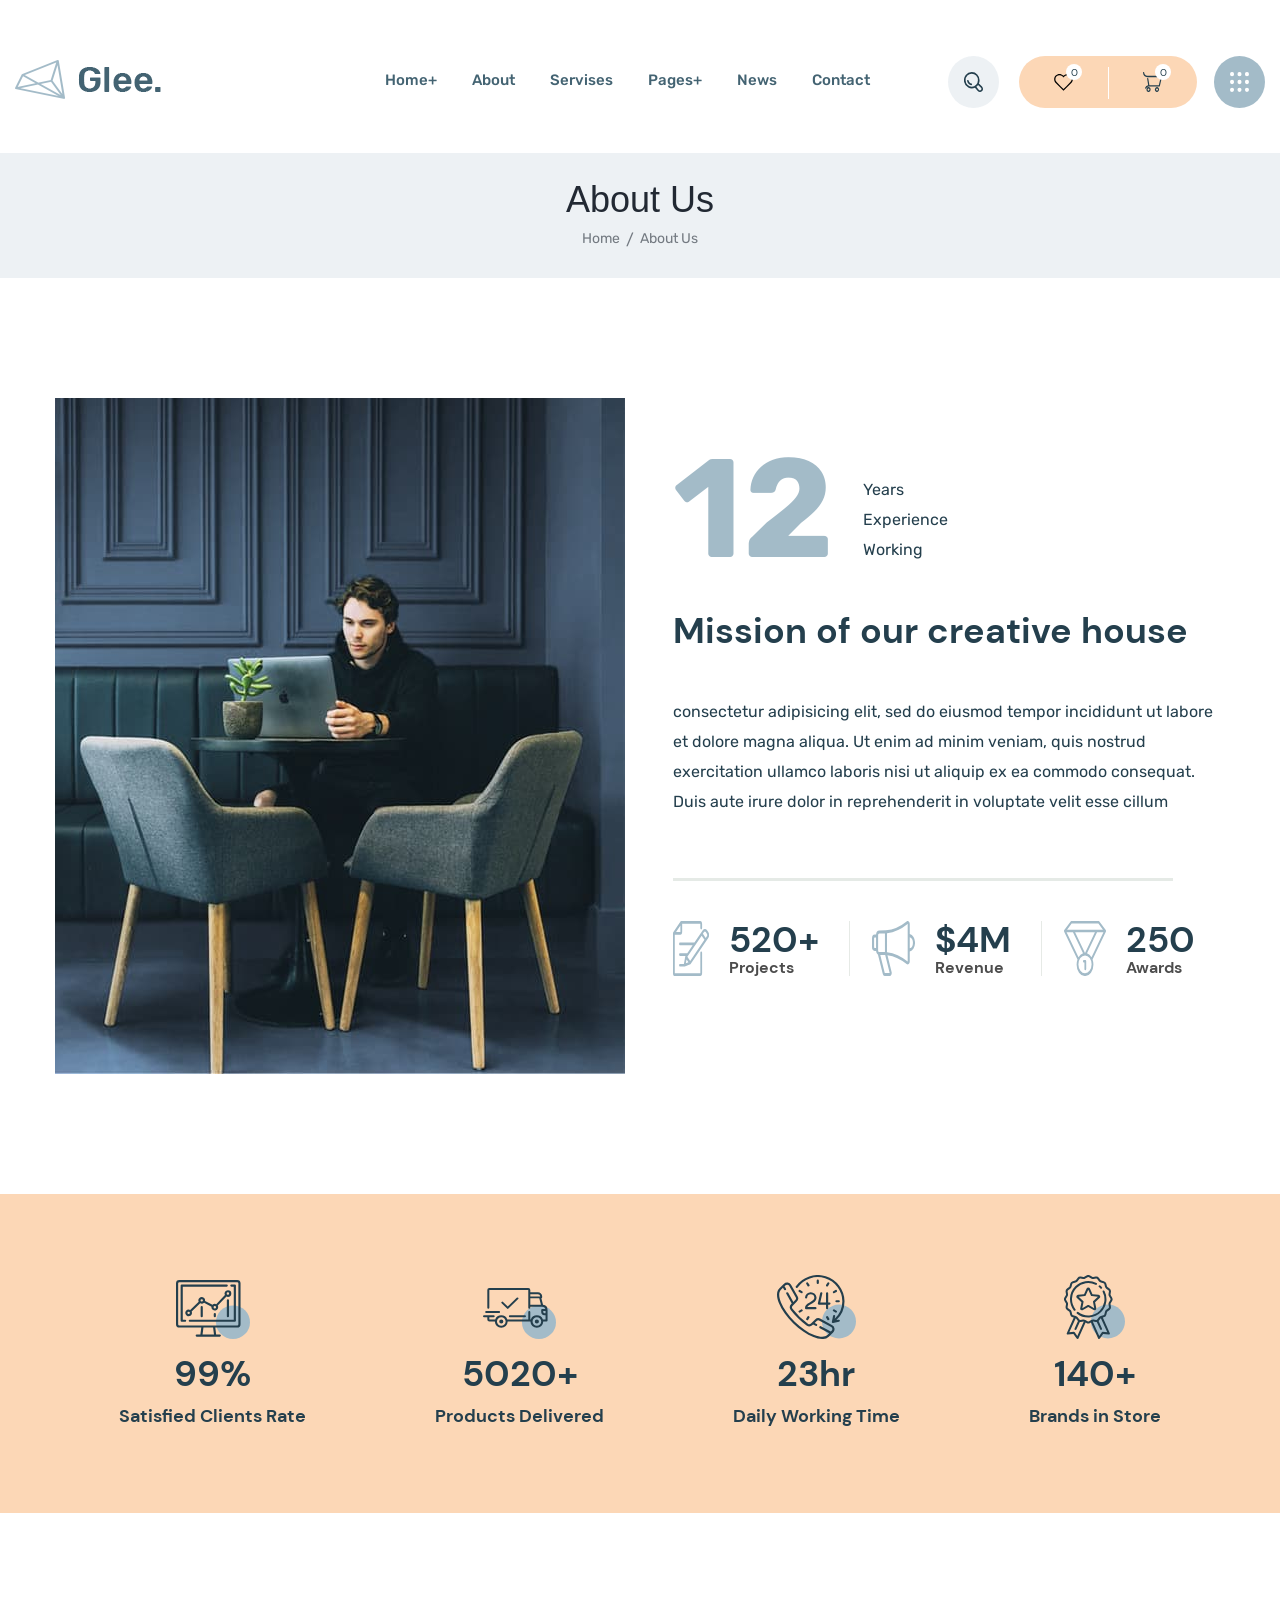
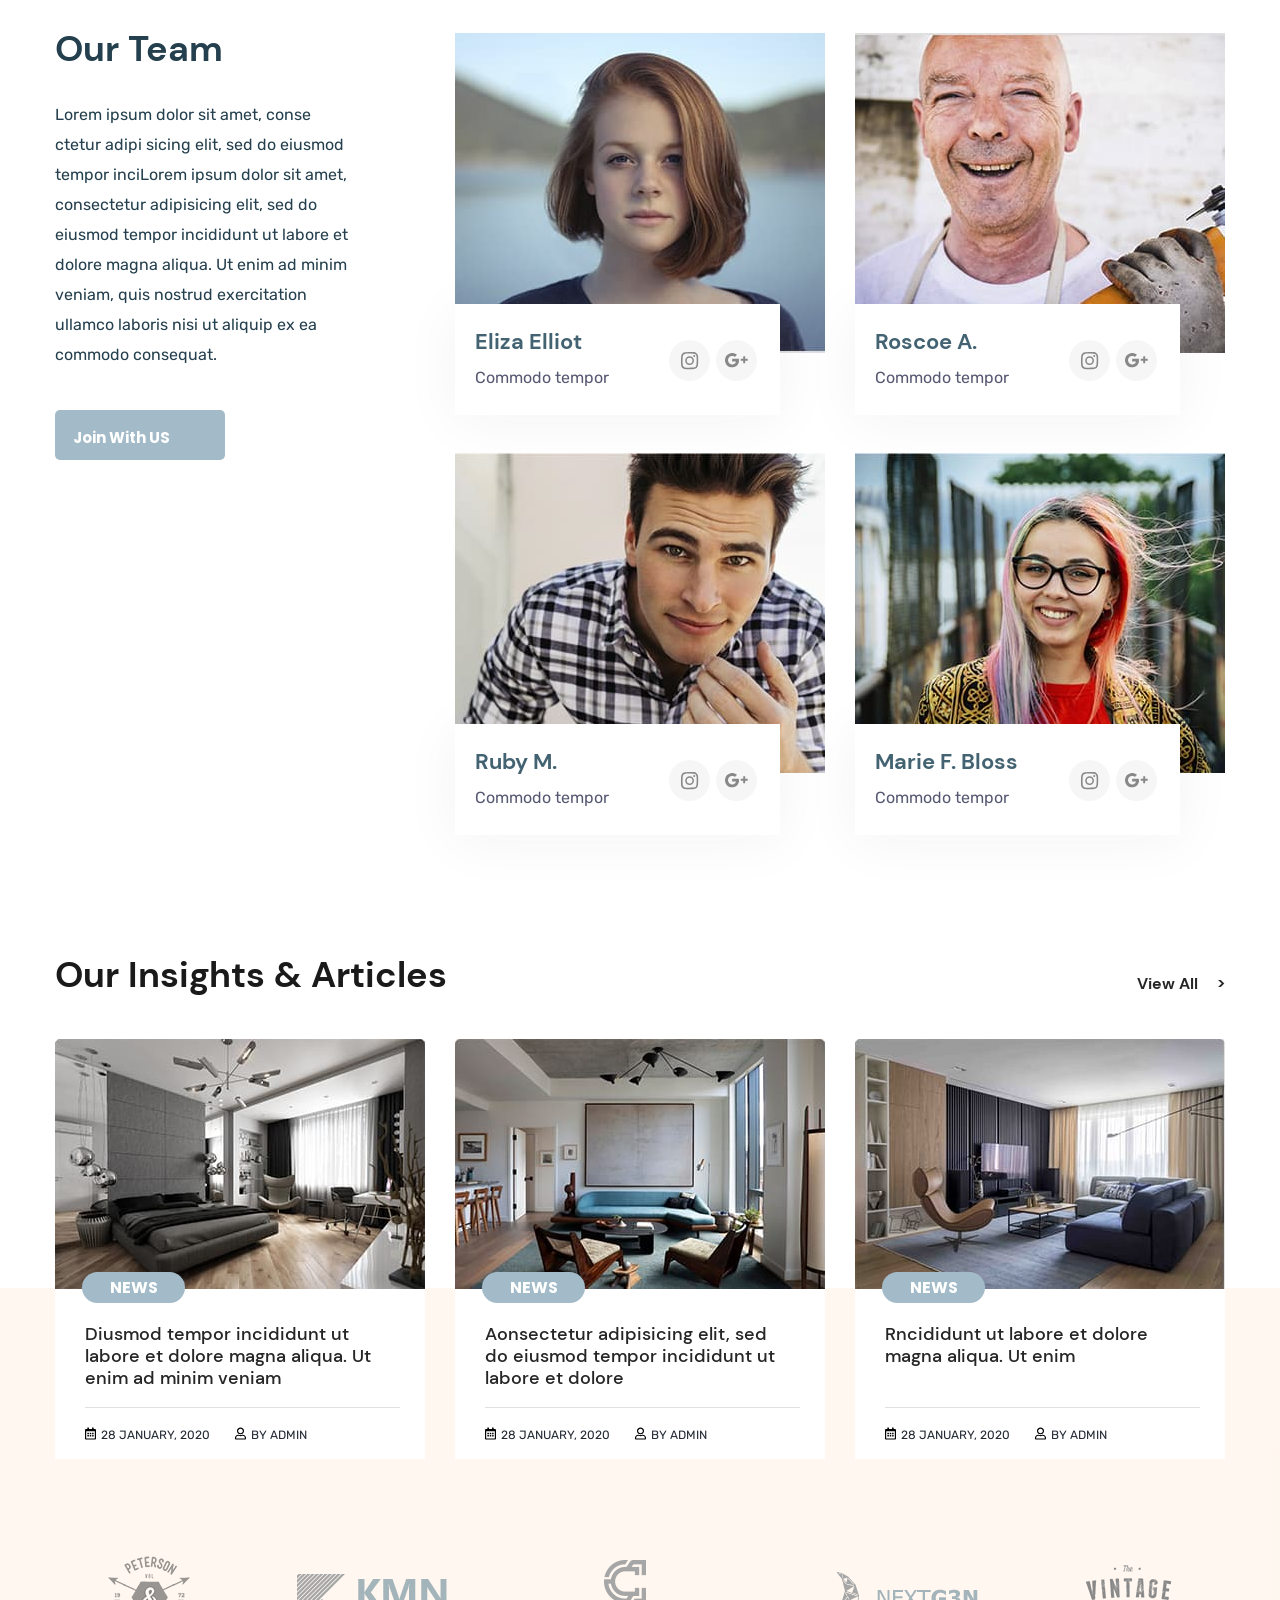
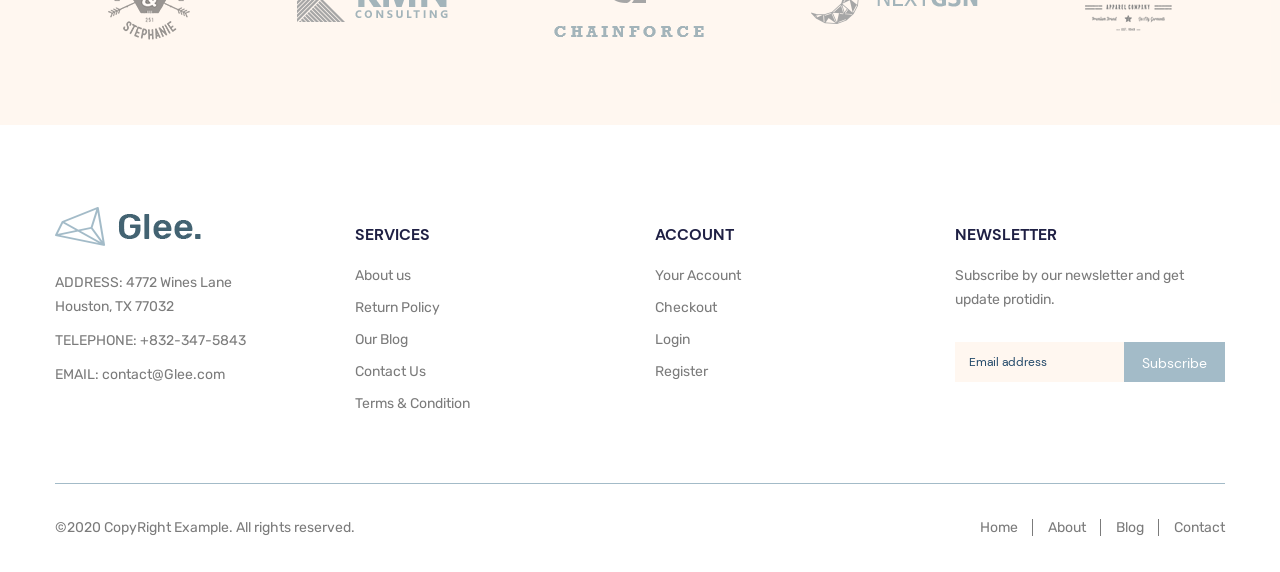
<file: about.html>
<!DOCTYPE html>
<html lang="en">

<head>
  <meta charset="UTF-8">
  <meta http-equiv="X-UA-Compatible" content="IE=edge">
  <meta name="viewport" content="width=device-width, initial-scale=1.0">
  <title>Glee</title>
  <link rel="stylesheet" href="css/about.min.css">
    

</head>

<body>

  <header class="header">
  <div class="container__big">
    <div class="header__inner">
      <a class="logo" href="./index.html">
        <img class="logo__img" src="images/logo.png" alt="Logo." />
      </a>
      <nav class="menu">
        <button class="menu__btn">
          <span></span>
        </button>
        <ul class="menu__list">
          <li class="menu__list-item">
            <a class="menu__list-link" href="./index.html">home+</a>
          </li>
          <li class="menu__list-item">
            <a class="menu__list-link" href="./about.html">about</a>
          </li>
          <li class="menu__list-item">
            <a class="menu__list-link" href="./productGrid.html">servises</a>
          </li>
          <li class="menu__list-item">
            <a class="menu__list-link" href="./productLine.html">pages+</a>
          </li>
          <li class="menu__list-item">
            <a class="menu__list-link" href="./blog.html">news</a>
          </li>
          <li class="menu__list-item">
            <a class="menu__list-link" href="./contacts.html">contact</a>
          </li>
        </ul>
      </nav>
      <div class="user-nav">
        <div class="user-nav__search">
          <a class="user-nav__link" href="#">
            <img
              class="user-nav__icon"
              src="images/icons/search.svg"
              alt="Search button."
            />
          </a>
        </div>
        <div class="user-nav__add">
          <div class="user-nav__add-inner">
            <a class="user-nav__link" href="#">
              <img
                class="user-nav__icon"
                src="images/icons/heart.svg"
                alt="Like button."
              />
              <span class="user-nav__num">0</span>
            </a>
          </div>
          <div class="user-nav__add-inner">
            <a class="user-nav__link" href="#">
              <img
                class="user-nav__icon"
                src="images/icons/cart.svg"
                alt="Buy button."
              />
              <span class="user-nav__num">0</span>
            </a>
          </div>
        </div>
        <div class="user-nav__circle">
          <a class="user-nav__link" href="#">
            <img
              class="user-nav__icon"
              src="images/icons/circle.svg"
              alt="Circle button."
            />
          </a>
        </div>
      </div>
    </div>
  </div>
</header>


  <main class="main">

   <section class="top">
  <div class="container__big">
    <div class="top__inner">
      <h3 class="top__title">About Us</h3>
      <div class="breadcrumbs">
        <ul class="breadcrumbs__list">
          <li class="breadcrumbs__item">
            <a class="breadcrumbs__link" href="#">Home</a>
          </li>
          <li class="breadcrumbs__item">
            <span class="breadcrumbs__link" href="#">About Us</span>
          </li>
        </ul>
      </div>
    </div>
  </div>
</section>


   <section class="mission">
  <div class="container">
    <div class="mission__inner">
      <img
        class="mission__image"
        src="images/mission-bg.jpg"
        alt="Boy with note."
      />
      <div class="mission__content">
        <div class="mission__top">
          <h2 class="mission__top-number">12</h2>
          <ul class="mission__top-descr">
            <li class="mission__top-text">Years</li>
            <li class="mission__top-text">Experience</li>
            <li class="mission__top-text">Working</li>
          </ul>
        </div>
        <div class="mission__description">
          <h4 class="mission__description-title">
            Mission of our creative house
          </h4>
          <p class="mission__description-text">
            consectetur adipisicing elit, sed do eiusmod tempor incididunt ut
            labore et dolore magna aliqua. Ut enim ad minim veniam, quis nostrud
            exercitation ullamco laboris nisi ut aliquip ex ea commodo
            consequat. Duis aute irure dolor in reprehenderit in voluptate velit
            esse cillum
          </p>
        </div>
        <div class="mission__bottom">
          <div class="mission__bottom-box">
            <img
              class="mission__bottom-image"
              src="images/icons/projects.svg"
              alt="Projects icon."
            />
            <h5 class="mission__bottom-numbers">520+ <span>Projects</span></h5>
          </div>
          <div class="mission__bottom-box">
            <img
              class="mission__bottom-image"
              src="images/icons/revenue.svg"
              alt="Revenue icon."
            />
            <h5 class="mission__bottom-numbers">$4M <span>Revenue</span></h5>
          </div>
          <div class="mission__bottom-box">
            <img
              class="mission__bottom-image"
              src="images/icons/awards.svg"
              alt="Awards icon."
            />
            <h5 class="mission__bottom-numbers">250 <span>Awards</span></h5>
          </div>
        </div>
      </div>
    </div>
  </div>
</section>


   <div class="info">
  <div class="container">
    <div class="info__items">
      <div class="info__item">
        <img
          class="info__item-image"
          src="images/icons/monitor.svg"
          alt="Monitor icon."
        />
        <h5 class="info__item-numbers">
          99%<span>Satisﬁed Clients Rate</span>
        </h5>
      </div>
      <div class="info__item">
        <img
          class="info__item-image"
          src="images/icons/auto.svg"
          alt="Car icon."
        />
        <h5 class="info__item-numbers">5020+<span>Products Delivered</span></h5>
      </div>
      <div class="info__item">
        <img
          class="info__item-image"
          src="images/icons/24hour.svg"
          alt="Clock icon."
        />
        <h5 class="info__item-numbers">23hr<span>Daily Working Time</span></h5>
      </div>
      <div class="info__item">
        <img
          class="info__item-image"
          src="images/icons/star.svg"
          alt="Stars icon."
        />
        <h5 class="info__item-numbers">140+<span>Brands in Store</span></h5>
      </div>
    </div>
  </div>
</div>


   <section class="team">
  <div class="container">
    <div class="team__inner">
      <div class="team__descr">
        <h4 class="team__descr-title">Our Team</h4>
        <p class="team__descr-text">
          Lorem ipsum dolor sit amet, conse ctetur adipi sicing elit, sed do
          eiusmod tempor inciLorem ipsum dolor sit amet, consectetur adipisicing
          elit, sed do eiusmod tempor incididunt ut labore et dolore magna
          aliqua. Ut enim ad minim veniam, quis nostrud exercitation ullamco
          laboris nisi ut aliquip ex ea commodo consequat.
        </p>
        <a class="team__descr-btn" href="#"
          >Join With US
          <img
            class="team__descr-btn__img"
            src="images/icons/team-arrow.png"
            alt="Arrow image."
          />
        </a>
      </div>
      <div class="team__photo">
        <div class="team__photo-item">
          <img
            class="team__photo-img"
            src="images/team/liza.jpg"
            alt="Liza photo."
          />
          <div class="team__photo-info">
            <div class="team__pnoto-name">
              <h5 class="team__photo-title">Eliza Elliot</h5>
              <p class="team__photo-subtitle">Commodo tempor</p>
            </div>
            <div class="team__photo-social">
              <div class="team__photo-social__item">
                <a class="team__photo-social__link" href="#">
                  <img
                    class="team__photo-social__img"
                    src="images/icons/insta.svg"
                    alt="Instagram icon."
                  />
                </a>
              </div>
              <div class="team__photo-social__item">
                <a class="team__photo-social__link" href="#">
                  <img
                    class="team__photo-social__img"
                    src="images/icons/g+.svg"
                    alt="Google+ icon."
                  />
                </a>
              </div>
            </div>
          </div>
        </div>
        <div class="team__photo-item">
          <img
            class="team__photo-img"
            src="images/team/rosc.jpg"
            alt="Rosc photo."
          />
          <div class="team__photo-info">
            <div class="team__pnoto-name">
              <h5 class="team__photo-title">Roscoe A.</h5>
              <p class="team__photo-subtitle">Commodo tempor</p>
            </div>
            <div class="team__photo-social">
              <div class="team__photo-social__item">
                <a class="team__photo-social__link" href="#">
                  <img
                    class="team__photo-social__img"
                    src="images/icons/insta.svg"
                    alt="Instagram icon."
                  />
                </a>
              </div>
              <div class="team__photo-social__item">
                <a class="team__photo-social__link" href="#">
                  <img
                    class="team__photo-social__img"
                    src="images/icons/g+.svg"
                    alt="Google+ icon."
                  />
                </a>
              </div>
            </div>
          </div>
        </div>
        <div class="team__photo-item">
          <img
            class="team__photo-img"
            src="images/team/ruby.jpg"
            alt="Ruby photo."
          />
          <div class="team__photo-info">
            <div class="team__pnoto-name">
              <h5 class="team__photo-title">Ruby M.</h5>
              <p class="team__photo-subtitle">Commodo tempor</p>
            </div>
            <div class="team__photo-social">
              <div class="team__photo-social__item">
                <a class="team__photo-social__link" href="#">
                  <img
                    class="team__photo-social__img"
                    src="images/icons/insta.svg"
                    alt="Instagram icon."
                  />
                </a>
              </div>
              <div class="team__photo-social__item">
                <a class="team__photo-social__link" href="#">
                  <img
                    class="team__photo-social__img"
                    src="images/icons/g+.svg"
                    alt="Google+ icon."
                  />
                </a>
              </div>
            </div>
          </div>
        </div>
        <div class="team__photo-item">
          <img
            class="team__photo-img"
            src="images/team/marie.jpg"
            alt="Marie photo."
          />
          <div class="team__photo-info">
            <div class="team__pnoto-name">
              <h5 class="team__photo-title">Marie F. Bloss</h5>
              <p class="team__photo-subtitle">Commodo tempor</p>
            </div>
            <div class="team__photo-social">
              <div class="team__photo-social__item">
                <a class="team__photo-social__link" href="#">
                  <img
                    class="team__photo-social__img"
                    src="images/icons/insta.svg"
                    alt="Instagram icon."
                  />
                </a>
              </div>
              <div class="team__photo-social__item">
                <a class="team__photo-social__link" href="#">
                  <img
                    class="team__photo-social__img"
                    src="images/icons/g+.svg"
                    alt="Google+ icon."
                  />
                </a>
              </div>
            </div>
          </div>
        </div>
      </div>
    </div>
  </div>
</section>


   <section class="articles">
  <div class="articles__inner">
    <div class="articles-content">
      <div class="container">
        <div class="articles-content__top">
          <h4 class="articles-content__title title">Our Insights & Articles</h4>
          <a class="articles-content__link" href="#">
            View All <span>></span>
          </a>
        </div>
        <div class="articles-content__main">
          <div class="articles-content__main-item">
            <img
              class="articles-content__main-photo"
              src="images/articles/1.jpg"
              alt="articles"
            />
            <a class="articles-content__main-btn" href="#">NEWS</a>
            <a class="articles-content__main-title" href="#">
              Diusmod tempor incididunt ut labore et dolore magna aliqua. Ut
              enim ad minim veniam
            </a>
            <div class="articles-content__descr">
              <div class="articles-content__box">
                <img
                  class="articles-content__box-img"
                  src="images/articles/calendar.svg"
                  alt="Icon calendar."
                />
                <a class="articles-content__box-link" href="#"
                  >28 JANUARY, 2020</a
                >
              </div>
              <div class="articles-content__box">
                <img
                  class="articles-content__box-img"
                  src="images/articles/user.svg"
                  alt="Icon user."
                />
                <a class="articles-content__box-link" href="#">BY ADMIN</a>
              </div>
            </div>
          </div>
          <div class="articles-content__main-item">
            <img
              class="articles-content__main-photo"
              src="images/articles/2.jpg"
              alt="articles"
            />
            <a class="articles-content__main-btn" href="#">NEWS</a>
            <a class="articles-content__main-title" href="#">
              Aonsectetur adipisicing elit, sed do eiusmod tempor incididunt ut
              labore et dolore
            </a>
            <div class="articles-content__descr">
              <div class="articles-content__box">
                <img
                  class="articles-content__box-img"
                  src="images/articles/calendar.svg"
                  alt="Icon calendar."
                />
                <a class="articles-content__box-link" href="#"
                  >28 JANUARY, 2020</a
                >
              </div>
              <div class="articles-content__box">
                <img
                  class="articles-content__box-img"
                  src="images/articles/user.svg"
                  alt="Icon user."
                />
                <a class="articles-content__box-link" href="#">BY ADMIN</a>
              </div>
            </div>
          </div>
          <div class="articles-content__main-item">
            <img
              class="articles-content__main-photo"
              src="images/articles/3.jpg"
              alt="articles"
            />
            <a class="articles-content__main-btn" href="#">NEWS</a>
            <a class="articles-content__main-title" href="#">
              Rncididunt ut labore et dolore magna aliqua. Ut enim
            </a>
            <div class="articles-content__descr">
              <div class="articles-content__box">
                <img
                  class="articles-content__box-img"
                  src="images/articles/calendar.svg"
                  alt="Icon calendar."
                />
                <a class="articles-content__box-link" href="#"
                  >28 JANUARY, 2020</a
                >
              </div>
              <div class="articles-content__box">
                <img
                  class="articles-content__box-img"
                  src="images/articles/user.svg"
                  alt="Icon user."
                />
                <a class="articles-content__box-link" href="#">BY ADMIN</a>
              </div>
            </div>
          </div>
        </div>
      </div>
    </div>
  </div>
</section>


   <div class="partner">
  <div class="container">
    <div class="partner__inner">
      <ul class="partner__list">
        <li class="partner__item">
          <img
            class="partner__logo"
            src="images/partner/1.png"
            alt="Partner logo."
          />
        </li>
        <li class="partner__item">
          <img
            class="partner__logo"
            src="images/partner/2.png"
            alt="Partner logo."
          />
        </li>
        <li class="partner__item">
          <img
            class="partner__logo"
            src="images/partner/3.png"
            alt="Partner logo."
          />
        </li>
        <li class="partner__item">
          <img
            class="partner__logo"
            src="images/partner/4.png"
            alt="Partner logo."
          />
        </li>
        <li class="partner__item">
          <img
            class="partner__logo"
            src="images/partner/5.png"
            alt="Partner logo."
          />
        </li>
      </ul>
    </div>
  </div>
</div>
  

  </main>

   <footer class="footer">
    <div class="container">
      <div class="footer-top">
        <div class="footer-top__inner">
          <div class="footer-top__contact">
            <a class="logo footer__logo" href="#">
              <img class="logo__img" src="images/logo.png" alt="Logo.">
            </a>
            <div class="footer-top__contact-list">
              <p class="footer-top__contact-text">ADDRESS:</p>
              <a class="footer-top__adress" href="#">
                4772 Wines Lane Houston, TX 77032</a>
            </div>
            <div class="footer-top__contact-list">
              <p class="footer-top__contact-text">Telephone:</p>
              <a class="footer-top__phone" href="tel:+8323475843">
                +832-347-5843
              </a>
            </div>
            <div class="footer-top__contact-list">
              <p class="footer-top__contact-text"> Email:</p>
              <a class="footer-top__mail" href="mailto:contact@Glee.com">
                contact@Glee.com
              </a>
            </div>
          </div>
          <div class="footer-top__services">
            <h4 class="footer-top__title">Services</h4>
            <ul class="footer-top__services-list">
              <li class="footer-top__servises-item">
                <a class="footer-top__servises-link" href="./about.html">About us</a>
              </li>
              <li class="footer-top__servises-item">
                <a class="footer-top__servises-link" href="#">Return Policy</a>
              </li>
              <li class="footer-top__servises-item">
                <a class="footer-top__servises-link" href="./blog.html"> Our Blog</a>
              </li>
              <li class="footer-top__servises-item">
                <a class="footer-top__servises-link" href="./contacts.html">Contact Us</a>
              </li>
              <li class="footer-top__servises-item">
                <a class="footer-top__servises-link" href="./terms.html">Terms & Condition</a>
              </li>
            </ul>
          </div>
          <div class="footer-top__account">
            <h4 class="footer-top__title">Account</h4>
            <ul class="footer-top__account-list">
              <li class="footer-top__account-item">
                <a class="footer-top__account-link" href="#">Your Account</a>
              </li>
              <li class="footer-top__account-item">
                <a class="footer-top__account-link" href="#">Checkout</a>
              </li>
              <li class="footer-top__account-item">
                <a class="footer-top__account-link" href="./login.html">Login</a>
              </li>
              <li class="footer-top__account-item">
                <a class="footer-top__account-link" href="#">Register</a>
              </li>
            </ul>
          </div>
          <div class="footer-top__newsletter">
            <h4 class="footer-top__title">newsletter</h4>
            <p class="footer-top__text">Subscribe by our newsletter and get
              update protidin.</p>
            <form class="footer-top__form" action="#">
              <input class="footer-top__form-input" type="email" placeholder="Email address" required>
              <button class="footer-top__form-btn" type="submit">Subscribe</button>
            </form>
          </div>
        </div>
      </div>
      <div class="footer-bottom">
        <div class="footer-bottom__inner">
          <p class="footer-bottom__copy">©2020 CopyRight Example. All rights reserved.</p>
          <nav class="footer-bottom__menu">
            <ul class="footer-bottom__menu-list">
              <li class="footer-bottom__menu-item">
                <a class="footer-bottom__menu-link" href="./index.html">Home</a>
              </li>
              <li class="footer-bottom__menu-item">
                <a class="footer-bottom__menu-link" href="./about.html">About</a>
              </li>
              <li class="footer-bottom__menu-item">
                <a class="footer-bottom__menu-link" href="./blogDetails.html">Blog</a>
              </li>
              <li class="footer-bottom__menu-item">
                <a class="footer-bottom__menu-link" href="./contacts.html">Contact</a>
              </li>
            </ul>
          </nav>
        </div>
      </div>
    </div>
  </footer>

  <script src="js/main.min.js"></script>
</body>

</html>
</file>
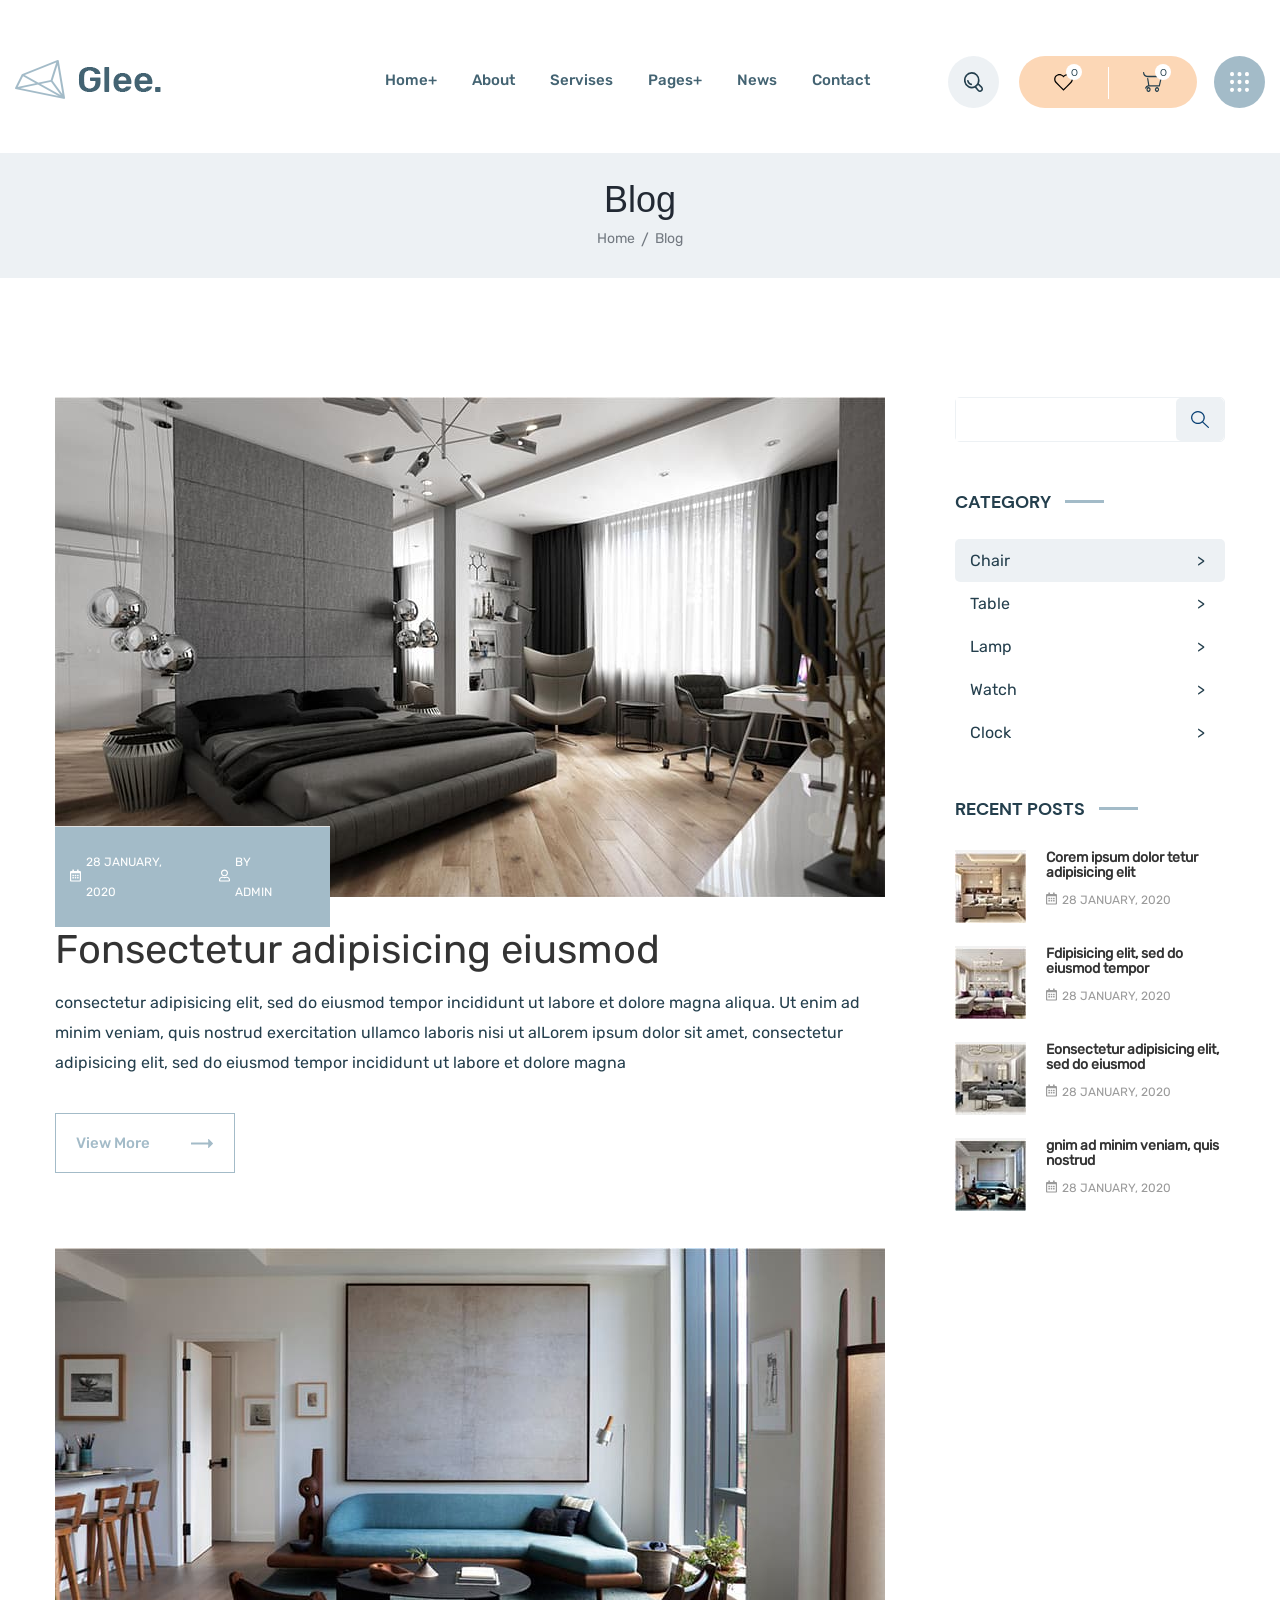
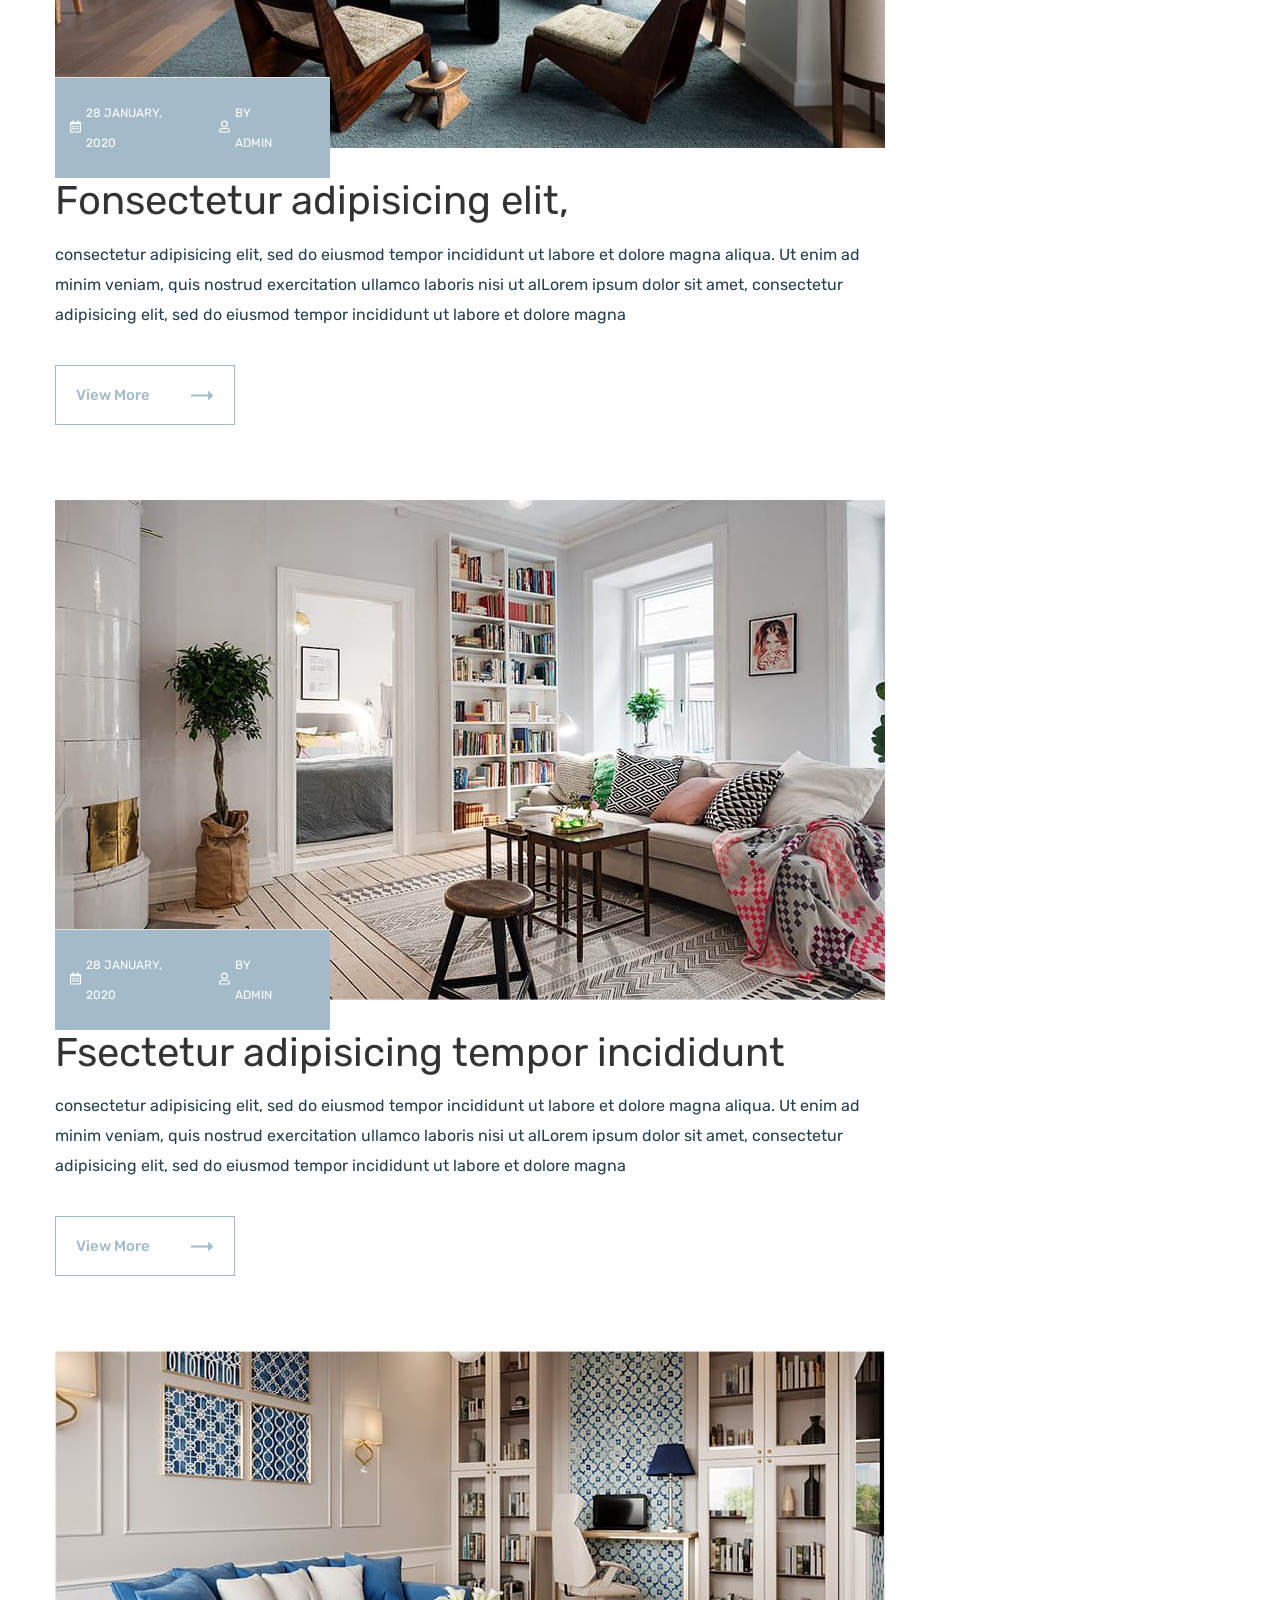
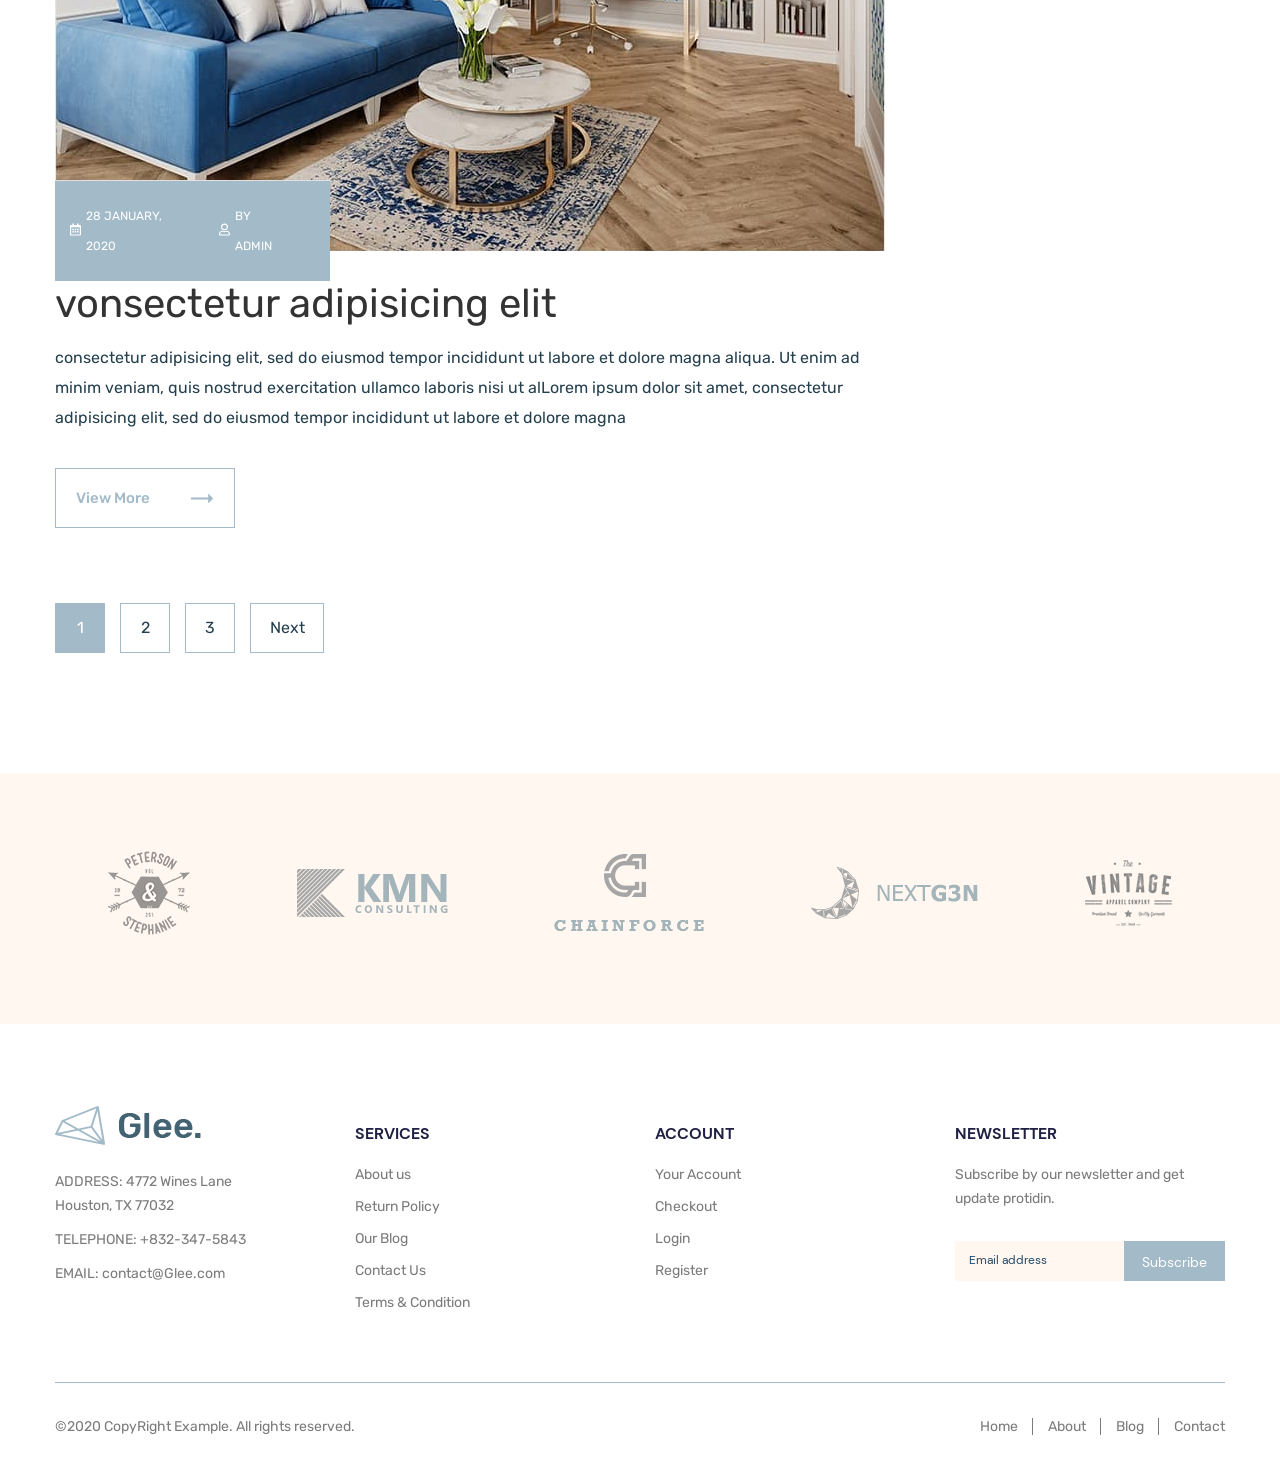
<file: blog.html>
<!DOCTYPE html>
<html lang="en">

<head>
  <meta charset="UTF-8">
  <meta http-equiv="X-UA-Compatible" content="IE=edge">
  <meta name="viewport" content="width=device-width, initial-scale=1.0">
  <title>Glee</title>
  <link rel="stylesheet" href="css/blog.min.css">
    

</head>

<body>

 <header class="header">
  <div class="container__big">
    <div class="header__inner">
      <a class="logo" href="./index.html">
        <img class="logo__img" src="images/logo.png" alt="Logo." />
      </a>
      <nav class="menu">
        <button class="menu__btn">
          <span></span>
        </button>
        <ul class="menu__list">
          <li class="menu__list-item">
            <a class="menu__list-link" href="./index.html">home+</a>
          </li>
          <li class="menu__list-item">
            <a class="menu__list-link" href="./about.html">about</a>
          </li>
          <li class="menu__list-item">
            <a class="menu__list-link" href="./productGrid.html">servises</a>
          </li>
          <li class="menu__list-item">
            <a class="menu__list-link" href="./productLine.html">pages+</a>
          </li>
          <li class="menu__list-item">
            <a class="menu__list-link" href="./blog.html">news</a>
          </li>
          <li class="menu__list-item">
            <a class="menu__list-link" href="./contacts.html">contact</a>
          </li>
        </ul>
      </nav>
      <div class="user-nav">
        <div class="user-nav__search">
          <a class="user-nav__link" href="#">
            <img
              class="user-nav__icon"
              src="images/icons/search.svg"
              alt="Search button."
            />
          </a>
        </div>
        <div class="user-nav__add">
          <div class="user-nav__add-inner">
            <a class="user-nav__link" href="#">
              <img
                class="user-nav__icon"
                src="images/icons/heart.svg"
                alt="Like button."
              />
              <span class="user-nav__num">0</span>
            </a>
          </div>
          <div class="user-nav__add-inner">
            <a class="user-nav__link" href="#">
              <img
                class="user-nav__icon"
                src="images/icons/cart.svg"
                alt="Buy button."
              />
              <span class="user-nav__num">0</span>
            </a>
          </div>
        </div>
        <div class="user-nav__circle">
          <a class="user-nav__link" href="#">
            <img
              class="user-nav__icon"
              src="images/icons/circle.svg"
              alt="Circle button."
            />
          </a>
        </div>
      </div>
    </div>
  </div>
</header>

 
  <main class="main">

   <section class="top">
  <div class="container__big">
    <div class="top__inner">
      <h3 class="top__title">Blog</h3>
      <div class="breadcrumbs">
        <ul class="breadcrumbs__list">
          <li class="breadcrumbs__item">
            <a class="breadcrumbs__link" href="#">Home</a>
          </li>
          <li class="breadcrumbs__item">
            <span class="breadcrumbs__link" href="#">Blog</span>
          </li>
        </ul>
      </div>
    </div>
  </div>
</section>
  

    <section class="blog">
      <div class="container">
        <div class="blog__inner">
          <div class="blog__content">

           <div class="blog__content-main">
  <div class="blog-item">
    <a class="blog-item__image" href="#">
      <img class="blog-item__img" src="images/blog/1.jpg" alt="Blog img." />
    </a>
    <div class="blog-item__descr articles-content__descr">
      <div class="articles-content__box">
        <img
          class="articles-content__box-img"
          src="images/articles/calendar-white.svg"
          alt="Icon calendar."
        />
        <a class="articles-content__box-link" href="#">28 JANUARY, 2020</a>
      </div>
      <div class="articles-content__box">
        <img
          class="articles-content__box-img"
          src="images/articles/user-white.svg"
          alt="Icon user."
        />
        <a class="articles-content__box-link" href="#">BY ADMIN</a>
      </div>
    </div>
    <h4 class="blog-item__title">
      <a class="products__images-link__line" href="#"
        >Fonsectetur adipisicing eiusmod</a
      >
    </h4>
    <p class="blog-item__subtitle">
      consectetur adipisicing elit, sed do eiusmod tempor incididunt ut labore
      et dolore magna aliqua. Ut enim ad minim veniam, quis nostrud exercitation
      ullamco laboris nisi ut alLorem ipsum dolor sit amet, consectetur
      adipisicing elit, sed do eiusmod tempor incididunt ut labore et dolore
      magna
    </p>
    <a class="blog__btn lamp__btn" href="#"
      >View More
      <img
        class="lamp__btn-img"
        src="images/icons/arrow-blog.svg"
        alt="Arrow image."
      />
    </a>
  </div>
  <div class="blog-item">
    <a class="blog-item__image" href="">
      <img class="blog-item__img" src="images/blog/2.jpg" alt="Blog img." />
    </a>
    <div class="blog-item__descr articles-content__descr">
      <div class="articles-content__box">
        <img
          class="articles-content__box-img"
          src="images/articles/calendar-white.svg"
          alt="Icon calendar."
        />
        <a class="articles-content__box-link" href="#">28 JANUARY, 2020</a>
      </div>
      <div class="articles-content__box">
        <img
          class="articles-content__box-img"
          src="images/articles/user-white.svg"
          alt="Icon user."
        />
        <a class="articles-content__box-link" href="#">BY ADMIN</a>
      </div>
    </div>
    <h4 class="blog-item__title">
      <a class="products__images-link__line" href="#"
        >Fonsectetur adipisicing elit,</a
      >
    </h4>
    <p class="blog-item__subtitle">
      consectetur adipisicing elit, sed do eiusmod tempor incididunt ut labore
      et dolore magna aliqua. Ut enim ad minim veniam, quis nostrud exercitation
      ullamco laboris nisi ut alLorem ipsum dolor sit amet, consectetur
      adipisicing elit, sed do eiusmod tempor incididunt ut labore et dolore
      magna
    </p>
    <a class="blog__btn lamp__btn" href="#"
      >View More
      <img
        class="lamp__btn-img"
        src="images/icons/arrow-blog.svg"
        alt="Arrow image."
      />
    </a>
  </div>
  <div class="blog-item">
    <a class="blog-item__image" href="">
      <img class="blog-item__img" src="images/blog/3.jpg" alt="Blog img." />
    </a>
    <div class="blog-item__descr articles-content__descr">
      <div class="articles-content__box">
        <img
          class="articles-content__box-img"
          src="images/articles/calendar-white.svg"
          alt="Icon calendar."
        />
        <a class="articles-content__box-link" href="#">28 JANUARY, 2020</a>
      </div>
      <div class="articles-content__box">
        <img
          class="articles-content__box-img"
          src="images/articles/user-white.svg"
          alt="Icon user."
        />
        <a class="articles-content__box-link" href="#">BY ADMIN</a>
      </div>
    </div>
    <h4 class="blog-item__title">
      <a class="products__images-link__line" href="#"
        >Fsectetur adipisicing tempor incididunt</a
      >
    </h4>
    <p class="blog-item__subtitle">
      consectetur adipisicing elit, sed do eiusmod tempor incididunt ut labore
      et dolore magna aliqua. Ut enim ad minim veniam, quis nostrud exercitation
      ullamco laboris nisi ut alLorem ipsum dolor sit amet, consectetur
      adipisicing elit, sed do eiusmod tempor incididunt ut labore et dolore
      magna
    </p>
    <a class="blog__btn lamp__btn" href="#"
      >View More
      <img
        class="lamp__btn-img"
        src="images/icons/arrow-blog.svg"
        alt="Arrow image."
      />
    </a>
  </div>
  <div class="blog-item">
    <a class="blog-item__image" href="">
      <img class="blog-item__img" src="images/blog/4.jpg" alt="Blog img." />
    </a>
    <div class="blog-item__descr articles-content__descr">
      <div class="articles-content__box">
        <img
          class="articles-content__box-img"
          src="images/articles/calendar-white.svg"
          alt="Icon calendar."
        />
        <a class="articles-content__box-link" href="#">28 JANUARY, 2020</a>
      </div>
      <div class="articles-content__box">
        <img
          class="articles-content__box-img"
          src="images/articles/user-white.svg"
          alt="Icon user."
        />
        <a class="articles-content__box-link" href="#">BY ADMIN</a>
      </div>
    </div>
    <h4 class="blog-item__title">
      <a class="products__images-link__line" href="#"
        >vonsectetur adipisicing elit</a
      >
    </h4>
    <p class="blog-item__subtitle">
      consectetur adipisicing elit, sed do eiusmod tempor incididunt ut labore
      et dolore magna aliqua. Ut enim ad minim veniam, quis nostrud exercitation
      ullamco laboris nisi ut alLorem ipsum dolor sit amet, consectetur
      adipisicing elit, sed do eiusmod tempor incididunt ut labore et dolore
      magna
    </p>
    <a class="blog__btn lamp__btn" href="#"
      >View More
      <img
        class="lamp__btn-img"
        src="images/icons/arrow-blog.svg"
        alt="Arrow image."
      />
    </a>
  </div>
</div>

           
           <div class="pagination">
  <ul class="pagination__list">
    <li class="pagination__item">
      <a class="pagination__link pagination__link--active" href="#">1</a>
    </li>
    <li class="pagination__item">
      <a class="pagination__link" href="#">2</a>
    </li>
    <li class="pagination__item">
      <a class="pagination__link" href="#">3</a>
    </li>
  </ul>
  <a class="pagination__next" href="#">Next</a>
</div>

          </div>

          <div class="blog__aside">

           <div class="filter-search">
  <form class="filter-search__form" action="#">
    <input class="filter-search__input" type="text" />
    <button class="filter-search__btn" type="submit">
      <img
        class="filter-search__img"
        src="images/icons/search-blog.svg"
        alt="Search icon"
      />
    </button>
  </form>
</div>


           <div class="filter-category">
  <h4 class="filter__title">CATEGORY</h4>
  <form class="filter-category__form" action="#">
    <label class="filter-category__label">
      <input class="filter-category__input" type="checkbox" checked />
      <div class="filter-category__checkbox">
        <span>Chair</span>
        <span>></span>
      </div>
    </label>
    <label class="filter-category__label">
      <input class="filter-category__input" type="checkbox" />
      <div class="filter-category__checkbox">
        <span>Table</span>
        <span>></span>
      </div>
    </label>
    <label class="filter-category__label">
      <input class="filter-category__input" type="checkbox" />
      <div class="filter-category__checkbox">
        <span>Lamp</span>
        <span>></span>
      </div>
    </label>
    <label class="filter-category__label">
      <input class="filter-category__input" type="checkbox" />
      <div class="filter-category__checkbox">
        <span>Watch</span>
        <span>></span>
      </div>
    </label>
    <label class="filter-category__label">
      <input class="filter-category__input" type="checkbox" />
      <div class="filter-category__checkbox">
        <span>Clock</span>
        <span>></span>
      </div>
    </label>
  </form>
</div>


           <div class="recent blog__recent">
  <h4 class="filter__title blog__recent-title">Recent Posts</h4>
  <div class="recent__inner">
    <div class="recent__box blog__recent-box">
      <a class="recent__item" href="#">
        <img
          class="recent__img blog__recent-img"
          src="images/blog/min1.jpg"
          alt="Product icon."
        />
      </a>
      <div class="recent__description">
        <a class="recent__description-name" href="#">
          <h6 class="recent__description-title blog__recent-description__title">
            Corem ipsum dolor tetur adipisicing elit
          </h6>
        </a>
        <div class="articles-content__box blog__recent-content__box">
          <img
            class="articles-content__box-img"
            src="images/icons/calendar-grey.svg"
            alt="Icon calendar."
          />
          <a class="articles-content__box-link blog__recent-box__link" href="#"
            >28 JANUARY, 2020</a
          >
        </div>
      </div>
    </div>
    <div class="recent__box blog__recent-box">
      <a class="recent__item" href="#">
        <img
          class="recent__img blog__recent-img"
          src="images/blog/min2.jpg"
          alt="Product icon."
        />
      </a>
      <div class="recent__description">
        <a class="recent__description-name" href="#">
          <h6 class="recent__description-title blog__recent-description__title">
            Fdipisicing elit, sed do eiusmod tempor
          </h6>
        </a>
        <div class="articles-content__box blog__recent-content__box">
          <img
            class="articles-content__box-img"
            src="images/icons/calendar-grey.svg"
            alt="Icon calendar."
          />
          <a class="articles-content__box-link blog__recent-box__link" href="#"
            >28 JANUARY, 2020</a
          >
        </div>
      </div>
    </div>
    <div class="recent__box blog__recent-box">
      <a class="recent__item" href="#">
        <img
          class="recent__img blog__recent-img"
          src="images/blog/min3.jpg"
          alt="Product icon."
        />
      </a>
      <div class="recent__description">
        <a class="recent__description-name" href="#">
          <h6 class="recent__description-title blog__recent-description__title">
            Eonsectetur adipisicing elit, sed do eiusmod
          </h6>
        </a>
        <div class="articles-content__box blog__recent-content__box">
          <img
            class="articles-content__box-img"
            src="images/icons/calendar-grey.svg"
            alt="Icon calendar."
          />
          <a class="articles-content__box-link blog__recent-box__link" href="#"
            >28 JANUARY, 2020</a
          >
        </div>
      </div>
    </div>
    <div class="recent__box blog__recent-box">
      <a class="recent__item" href="#">
        <img
          class="recent__img blog__recent-img"
          src="images/blog/min4.jpg"
          alt="Product icon."
        />
      </a>
      <div class="recent__description">
        <a class="recent__description-name" href="#">
          <h6 class="recent__description-title blog__recent-description__title">
            gnim ad minim veniam, quis nostrud
          </h6>
        </a>
        <div class="articles-content__box blog__recent-content__box">
          <img
            class="articles-content__box-img"
            src="images/icons/calendar-grey.svg"
            alt="Icon calendar."
          />
          <a class="articles-content__box-link blog__recent-box__link" href="#"
            >28 JANUARY, 2020</a
          >
        </div>
      </div>
    </div>
  </div>
</div>


          </div>
        </div>
      </div>
    </section>

    <div class="partner">
  <div class="container">
    <div class="partner__inner partner__inner-login">
      <ul class="partner__list partner__list-login">
        <li class="partner__item">
          <img
            class="partner__logo"
            src="images/partner/1.png"
            alt="Partner logo."
          />
        </li>
        <li class="partner__item">
          <img
            class="partner__logo"
            src="images/partner/2.png"
            alt="Partner logo."
          />
        </li>
        <li class="partner__item">
          <img
            class="partner__logo"
            src="images/partner/3.png"
            alt="Partner logo."
          />
        </li>
        <li class="partner__item">
          <img
            class="partner__logo"
            src="images/partner/4.png"
            alt="Partner logo."
          />
        </li>
        <li class="partner__item">
          <img
            class="partner__logo"
            src="images/partner/5.png"
            alt="Partner logo."
          />
        </li>
      </ul>
    </div>
  </div>
</div>


  </main>

    <footer class="footer">
    <div class="container">
      <div class="footer-top">
        <div class="footer-top__inner">
          <div class="footer-top__contact">
            <a class="logo footer__logo" href="#">
              <img class="logo__img" src="images/logo.png" alt="Logo.">
            </a>
            <div class="footer-top__contact-list">
              <p class="footer-top__contact-text">ADDRESS:</p>
              <a class="footer-top__adress" href="#">
                4772 Wines Lane Houston, TX 77032</a>
            </div>
            <div class="footer-top__contact-list">
              <p class="footer-top__contact-text">Telephone:</p>
              <a class="footer-top__phone" href="tel:+8323475843">
                +832-347-5843
              </a>
            </div>
            <div class="footer-top__contact-list">
              <p class="footer-top__contact-text"> Email:</p>
              <a class="footer-top__mail" href="mailto:contact@Glee.com">
                contact@Glee.com
              </a>
            </div>
          </div>
          <div class="footer-top__services">
            <h4 class="footer-top__title">Services</h4>
            <ul class="footer-top__services-list">
              <li class="footer-top__servises-item">
                <a class="footer-top__servises-link" href="./about.html">About us</a>
              </li>
              <li class="footer-top__servises-item">
                <a class="footer-top__servises-link" href="#">Return Policy</a>
              </li>
              <li class="footer-top__servises-item">
                <a class="footer-top__servises-link" href="./blog.html"> Our Blog</a>
              </li>
              <li class="footer-top__servises-item">
                <a class="footer-top__servises-link" href="./contacts.html">Contact Us</a>
              </li>
              <li class="footer-top__servises-item">
                <a class="footer-top__servises-link" href="./terms.html">Terms & Condition</a>
              </li>
            </ul>
          </div>
          <div class="footer-top__account">
            <h4 class="footer-top__title">Account</h4>
            <ul class="footer-top__account-list">
              <li class="footer-top__account-item">
                <a class="footer-top__account-link" href="#">Your Account</a>
              </li>
              <li class="footer-top__account-item">
                <a class="footer-top__account-link" href="#">Checkout</a>
              </li>
              <li class="footer-top__account-item">
                <a class="footer-top__account-link" href="./login.html">Login</a>
              </li>
              <li class="footer-top__account-item">
                <a class="footer-top__account-link" href="#">Register</a>
              </li>
            </ul>
          </div>
          <div class="footer-top__newsletter">
            <h4 class="footer-top__title">newsletter</h4>
            <p class="footer-top__text">Subscribe by our newsletter and get
              update protidin.</p>
            <form class="footer-top__form" action="#">
              <input class="footer-top__form-input" type="email" placeholder="Email address" required>
              <button class="footer-top__form-btn" type="submit">Subscribe</button>
            </form>
          </div>
        </div>
      </div>
      <div class="footer-bottom">
        <div class="footer-bottom__inner">
          <p class="footer-bottom__copy">©2020 CopyRight Example. All rights reserved.</p>
          <nav class="footer-bottom__menu">
            <ul class="footer-bottom__menu-list">
              <li class="footer-bottom__menu-item">
                <a class="footer-bottom__menu-link" href="./index.html">Home</a>
              </li>
              <li class="footer-bottom__menu-item">
                <a class="footer-bottom__menu-link" href="./about.html">About</a>
              </li>
              <li class="footer-bottom__menu-item">
                <a class="footer-bottom__menu-link" href="./blogDetails.html">Blog</a>
              </li>
              <li class="footer-bottom__menu-item">
                <a class="footer-bottom__menu-link" href="./contacts.html">Contact</a>
              </li>
            </ul>
          </nav>
        </div>
      </div>
    </div>
  </footer>

  <script src="js/main.min.js"></script>
</body>

</html>
</file>
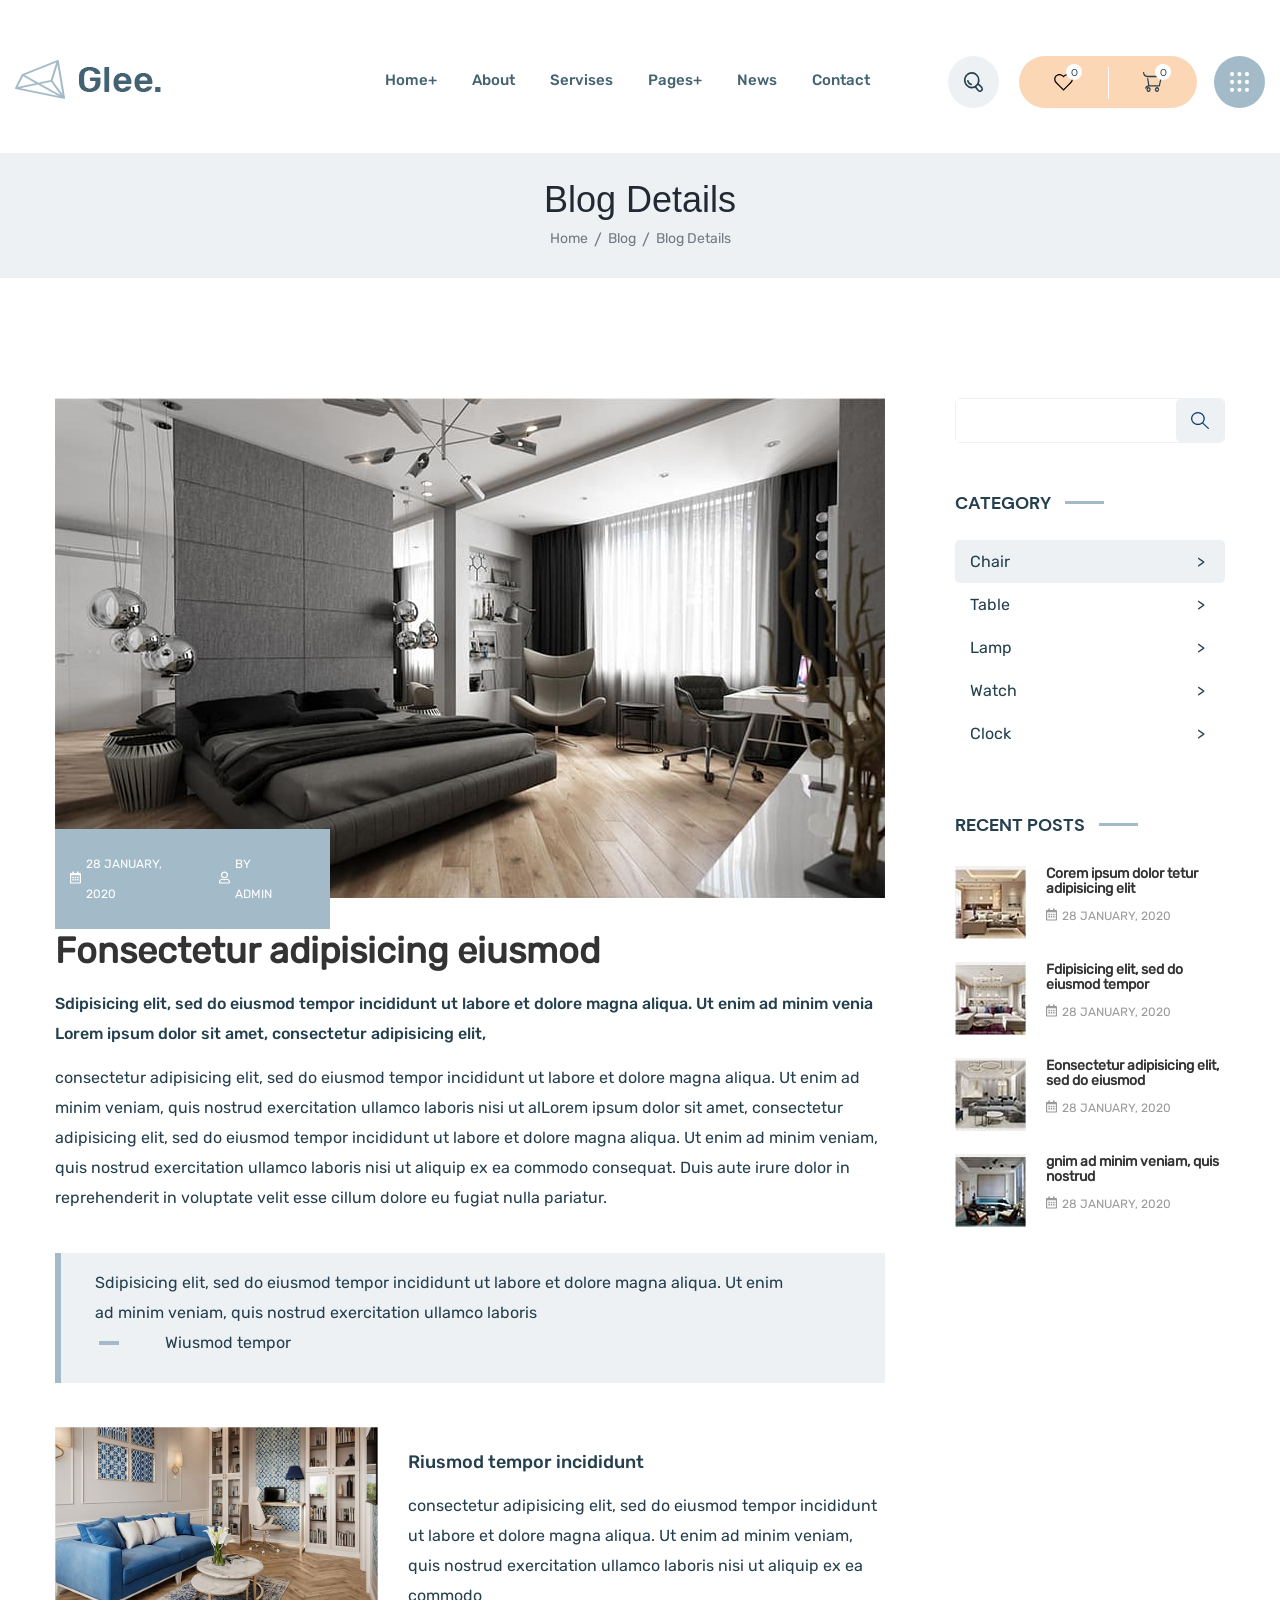
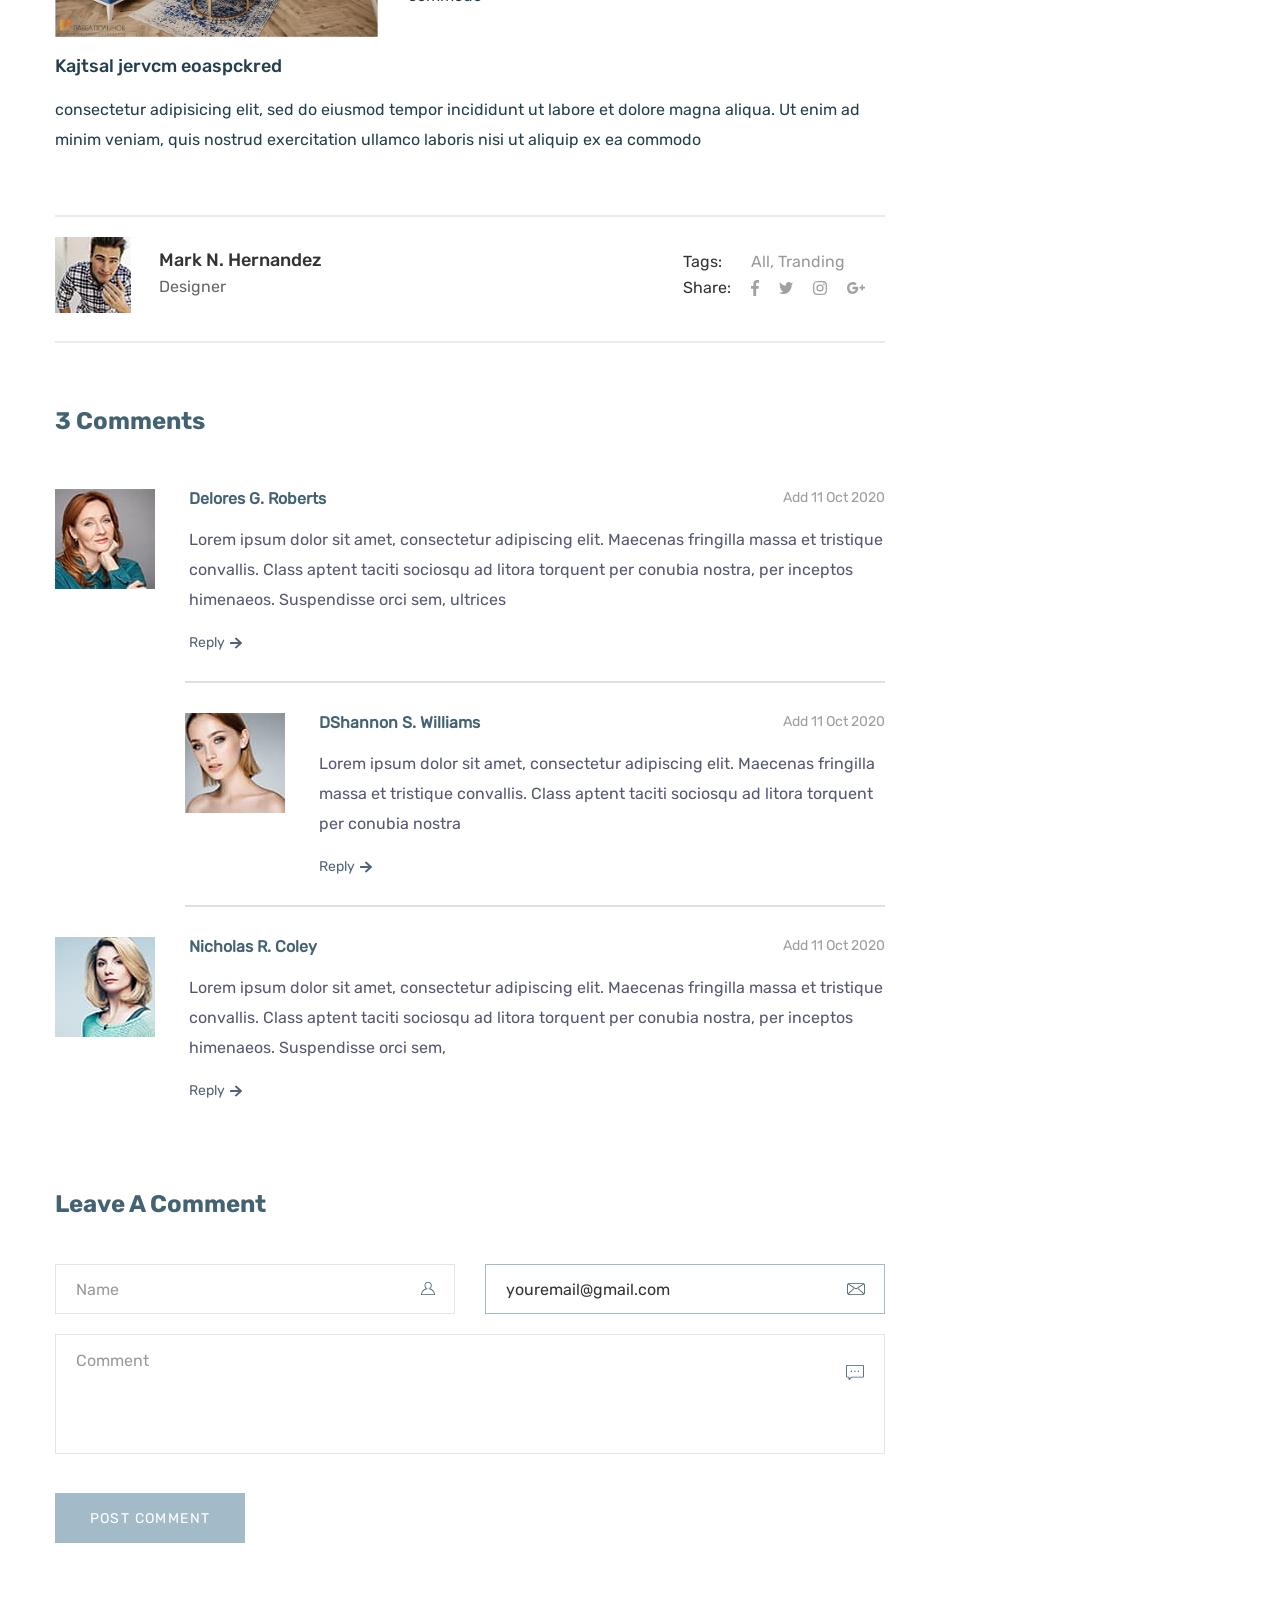
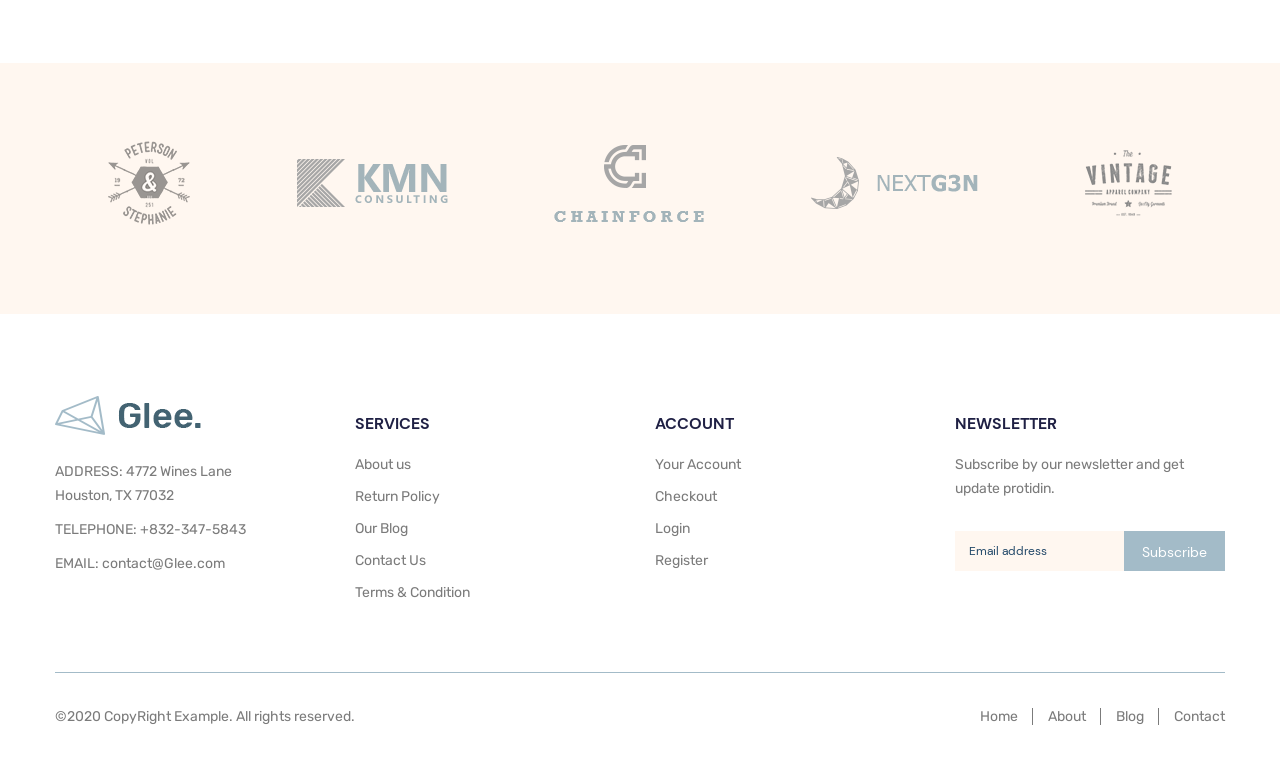
<file: blogDetails.html>
<!DOCTYPE html>
<html lang="en">

<head>
  <meta charset="UTF-8">
  <meta http-equiv="X-UA-Compatible" content="IE=edge">
  <meta name="viewport" content="width=device-width, initial-scale=1.0">
  <title>Glee</title>
  <link rel="stylesheet" href="css/blogDetails.min.css">
    

</head>

<body>

 <header class="header">
  <div class="container__big">
    <div class="header__inner">
      <a class="logo" href="./index.html">
        <img class="logo__img" src="images/logo.png" alt="Logo." />
      </a>
      <nav class="menu">
        <button class="menu__btn">
          <span></span>
        </button>
        <ul class="menu__list">
          <li class="menu__list-item">
            <a class="menu__list-link" href="./index.html">home+</a>
          </li>
          <li class="menu__list-item">
            <a class="menu__list-link" href="./about.html">about</a>
          </li>
          <li class="menu__list-item">
            <a class="menu__list-link" href="./productGrid.html">servises</a>
          </li>
          <li class="menu__list-item">
            <a class="menu__list-link" href="./productLine.html">pages+</a>
          </li>
          <li class="menu__list-item">
            <a class="menu__list-link" href="./blog.html">news</a>
          </li>
          <li class="menu__list-item">
            <a class="menu__list-link" href="./contacts.html">contact</a>
          </li>
        </ul>
      </nav>
      <div class="user-nav">
        <div class="user-nav__search">
          <a class="user-nav__link" href="#">
            <img
              class="user-nav__icon"
              src="images/icons/search.svg"
              alt="Search button."
            />
          </a>
        </div>
        <div class="user-nav__add">
          <div class="user-nav__add-inner">
            <a class="user-nav__link" href="#">
              <img
                class="user-nav__icon"
                src="images/icons/heart.svg"
                alt="Like button."
              />
              <span class="user-nav__num">0</span>
            </a>
          </div>
          <div class="user-nav__add-inner">
            <a class="user-nav__link" href="#">
              <img
                class="user-nav__icon"
                src="images/icons/cart.svg"
                alt="Buy button."
              />
              <span class="user-nav__num">0</span>
            </a>
          </div>
        </div>
        <div class="user-nav__circle">
          <a class="user-nav__link" href="#">
            <img
              class="user-nav__icon"
              src="images/icons/circle.svg"
              alt="Circle button."
            />
          </a>
        </div>
      </div>
    </div>
  </div>
</header>

  <main class="main">

    <section class="top">
  <div class="container__big">
    <div class="top__inner">
      <h3 class="top__title">Blog Details</h3>
      <div class="breadcrumbs">
        <ul class="breadcrumbs__list">
          <li class="breadcrumbs__item">
            <a class="breadcrumbs__link" href="#">Home</a>
          </li>
          <li class="breadcrumbs__item">
            <a class="breadcrumbs__link" href="#">Blog</a>
          </li>
          <li class="breadcrumbs__item">
            <span class="breadcrumbs__link" href="#">Blog Details</span>
          </li>
        </ul>
      </div>
    </div>
  </div>
</section>


    <section class="blog blog-details">
      <div class="container">
        <div class="blog__inner">
          <div class="blog__content blog-details__content">
            <img class="blog-item__img" src="images/blog/1.jpg" alt="Blog img.">
            
            <div class="blog-item__descr articles-content__descr blog-details__descr">
  <div class="articles-content__box">
    <img
      class="articles-content__box-img"
      src="images/articles/calendar-white.svg"
      alt="Icon calendar."
    />
    <span class="articles-content__box-link" href="#">28 JANUARY, 2020</span>
  </div>
  <div class="articles-content__box">
    <img
      class="articles-content__box-img"
      src="images/articles/user-white.svg"
      alt="Icon user."
    />
    <a class="articles-content__box-link" href="#">BY ADMIN</a>
  </div>
</div>

<div class="blog-details__text">
  <h4>Fonsectetur adipisicing eiusmod</h4>
  <h6>
    Sdipisicing elit, sed do eiusmod tempor incididunt ut labore et dolore magna
    aliqua. Ut enim ad minim venia Lorem ipsum dolor sit amet, consectetur
    adipisicing elit,
  </h6>
  <p>
    consectetur adipisicing elit, sed do eiusmod tempor incididunt ut labore et
    dolore magna aliqua. Ut enim ad minim veniam, quis nostrud exercitation
    ullamco laboris nisi ut alLorem ipsum dolor sit amet, consectetur
    adipisicing elit, sed do eiusmod tempor incididunt ut labore et dolore magna
    aliqua. Ut enim ad minim veniam, quis nostrud exercitation ullamco laboris
    nisi ut aliquip ex ea commodo consequat. Duis aute irure dolor in
    reprehenderit in voluptate velit esse cillum dolore eu fugiat nulla
    pariatur.
  </p>
  <blockquote>
    Sdipisicing elit, sed do eiusmod tempor incididunt ut labore et dolore magna
    aliqua. Ut enim ad minim veniam, quis nostrud exercitation ullamco laboris
    <span> Wiusmod tempor </span>
  </blockquote>
  <img
    class="blog-details__img--left"
    src="images/blog/4.jpg"
    alt="Blog image."
  />
  <h5>Riusmod tempor incididunt</h5>
  <p>
    consectetur adipisicing elit, sed do eiusmod tempor incididunt ut labore et
    dolore magna aliqua. Ut enim ad minim veniam, quis nostrud exercitation
    ullamco laboris nisi ut aliquip ex ea commodo
  </p>
  <h5>Kajtsal jervcm eoaspckred</h5>
  <p>
    consectetur adipisicing elit, sed do eiusmod tempor incididunt ut labore et
    dolore magna aliqua. Ut enim ad minim veniam, quis nostrud exercitation
    ullamco laboris nisi ut aliquip ex ea commodo
  </p>
</div>

<div class="blog-details__author">
  <img
    class="blog-details__author-img"
    src="images/blog/autor.jpg"
    alt="Autors photo"
  />
  <div class="blog-details__author-description">
    <h5 class="blog-details__author-name">Mark N. Hernandez</h5>
    <p class="blog-details__author-position">Designer</p>
  </div>
  <div class="blog-details__box">
    <div class="blog-details__tags">
      Tags:
      <a class="blog-details__tags-link" href="#">All,</a>
      <a class="blog-details__tags-link" href="#">Tranding</a>
    </div>
    <div class="blog-details__share">
      Share:
      <a class="blog-details__share-link" href=" #">
        <img
          class="blog-details__share-img"
          src="images/blog/fb-icon.svg"
          alt="FB icon."
        />
      </a>
      <a class="blog-details__share-link" href=" #">
        <img
          class="blog-details__share-img"
          src="images/blog/twit-icon.svg"
          alt="Twitter icon."
        />
      </a>
      <a class="blog-details__share-link" href=" #">
        <img
          class="blog-details__share-img"
          src="images/blog/inst-icon.svg"
          alt="Insta icon."
        />
      </a>
      <a class="blog-details__share-link" href=" #">
        <img
          class="blog-details__share-img"
          src="images/blog/g-icon.svg"
          alt="G+ icon."
        />
      </a>
    </div>
  </div>
</div>

<div class="blog-details__comments comments">
  <h5 class="comments__title"><span>3</span> Comments</h5>
  <div class="comments__item">
    <img
      class="comments__item-img"
      src="images/blog/user1.jpg"
      alt="Autor photo."
    />
    <div class="comments__item-box">
      <div class="comments__item-top">
        <h5 class="comments__item-name">Delores G. Roberts</h5>
        <p class="comments__item-date"><span>Add</span> 11 Oct 2020</p>
      </div>
      <p class="comments__item-text">
        Lorem ipsum dolor sit amet, consectetur adipiscing elit. Maecenas
        fringilla massa et tristique convallis. Class aptent taciti sociosqu ad
        litora torquent per conubia nostra, per inceptos himenaeos. Suspendisse
        orci sem, ultrices
      </p>
      <a class="comments__item-link" href="#"> Reply </a>
    </div>
  </div>

  <div class="comments__item">
    <img
      class="comments__item-img"
      src="images/blog/user2.jpg"
      alt="Autor photo."
    />
    <div class="comments__item-box">
      <div class="comments__item-top">
        <h5 class="comments__item-name">DShannon S. Williams</h5>
        <p class="comments__item-date"><span>Add</span> 11 Oct 2020</p>
      </div>
      <p class="comments__item-text">
        Lorem ipsum dolor sit amet, consectetur adipiscing elit. Maecenas
        fringilla massa et tristique convallis. Class aptent taciti sociosqu ad
        litora torquent per conubia nostra
      </p>
      <a class="comments__item-link" href="#"> Reply </a>
    </div>
  </div>

  <div class="comments__item">
    <img
      class="comments__item-img"
      src="images/blog/user3.jpg"
      alt="Autor photo."
    />
    <div class="comments__item-box">
      <div class="comments__item-top">
        <h5 class="comments__item-name">Nicholas R. Coley</h5>
        <p class="comments__item-date"><span>Add</span> 11 Oct 2020</p>
      </div>
      <p class="comments__item-text">
        Lorem ipsum dolor sit amet, consectetur adipiscing elit. Maecenas
        fringilla massa et tristique convallis. Class aptent taciti sociosqu ad
        litora torquent per conubia nostra, per inceptos himenaeos. Suspendisse
        orci sem,
      </p>
      <a class="comments__item-link" href="#"> Reply </a>
    </div>
  </div>
</div>


            <div class="feedback">
  <h5 class="feedback__title">Leave A Comment</h5>
  <form class="feedback-form" action="#">
    <div class="feedback-form__box">
      <input
        class="feedback-form__input feedback-form__input--name"
        type="text"
        placeholder="Name"
      />
      <input
        class="
          feedback-form__input
          feedback-form__input--email
          feedback-form__input--active
        "
        type="text"
        placeholder="youremail@gmail.com"
      />
    </div>

    <textarea class="feedback-form__textarea" placeholder="Comment"></textarea>
    <button class="feedback-form__btn" type="submit">Post Comment</button>
  </form>
</div>
            

          </div>

          <div class="blog__aside">

           <div class="filter-search">
  <form class="filter-search__form" action="#">
    <input class="filter-search__input" type="text" />
    <button class="filter-search__btn" type="submit">
      <img
        class="filter-search__img"
        src="images/icons/search-blog.svg"
        alt="Search icon"
      />
    </button>
  </form>
</div>


           <div class="filter-category">
  <h4 class="filter__title">CATEGORY</h4>
  <form class="filter-category__form" action="#">
    <label class="filter-category__label">
      <input class="filter-category__input" type="checkbox" checked />
      <div class="filter-category__checkbox">
        <span>Chair</span>
        <span>></span>
      </div>
    </label>
    <label class="filter-category__label">
      <input class="filter-category__input" type="checkbox" />
      <div class="filter-category__checkbox">
        <span>Table</span>
        <span>></span>
      </div>
    </label>
    <label class="filter-category__label">
      <input class="filter-category__input" type="checkbox" />
      <div class="filter-category__checkbox">
        <span>Lamp</span>
        <span>></span>
      </div>
    </label>
    <label class="filter-category__label">
      <input class="filter-category__input" type="checkbox" />
      <div class="filter-category__checkbox">
        <span>Watch</span>
        <span>></span>
      </div>
    </label>
    <label class="filter-category__label">
      <input class="filter-category__input" type="checkbox" />
      <div class="filter-category__checkbox">
        <span>Clock</span>
        <span>></span>
      </div>
    </label>
  </form>
</div>


           <div class="recent blog__recent">
  <h4 class="filter__title blog__recent-title">Recent Posts</h4>
  <div class="recent__inner">
    <div class="recent__box blog__recent-box">
      <a class="recent__item" href="#">
        <img
          class="recent__img blog__recent-img"
          src="images/blog/min1.jpg"
          alt="Product icon."
        />
      </a>
      <div class="recent__description">
        <a class="recent__description-name" href="#">
          <h6 class="recent__description-title blog__recent-description__title">
            Corem ipsum dolor tetur adipisicing elit
          </h6>
        </a>
        <div class="articles-content__box blog__recent-content__box">
          <img
            class="articles-content__box-img"
            src="images/icons/calendar-grey.svg"
            alt="Icon calendar."
          />
          <a class="articles-content__box-link blog__recent-box__link" href="#"
            >28 JANUARY, 2020</a
          >
        </div>
      </div>
    </div>
    <div class="recent__box blog__recent-box">
      <a class="recent__item" href="#">
        <img
          class="recent__img blog__recent-img"
          src="images/blog/min2.jpg"
          alt="Product icon."
        />
      </a>
      <div class="recent__description">
        <a class="recent__description-name" href="#">
          <h6 class="recent__description-title blog__recent-description__title">
            Fdipisicing elit, sed do eiusmod tempor
          </h6>
        </a>
        <div class="articles-content__box blog__recent-content__box">
          <img
            class="articles-content__box-img"
            src="images/icons/calendar-grey.svg"
            alt="Icon calendar."
          />
          <a class="articles-content__box-link blog__recent-box__link" href="#"
            >28 JANUARY, 2020</a
          >
        </div>
      </div>
    </div>
    <div class="recent__box blog__recent-box">
      <a class="recent__item" href="#">
        <img
          class="recent__img blog__recent-img"
          src="images/blog/min3.jpg"
          alt="Product icon."
        />
      </a>
      <div class="recent__description">
        <a class="recent__description-name" href="#">
          <h6 class="recent__description-title blog__recent-description__title">
            Eonsectetur adipisicing elit, sed do eiusmod
          </h6>
        </a>
        <div class="articles-content__box blog__recent-content__box">
          <img
            class="articles-content__box-img"
            src="images/icons/calendar-grey.svg"
            alt="Icon calendar."
          />
          <a class="articles-content__box-link blog__recent-box__link" href="#"
            >28 JANUARY, 2020</a
          >
        </div>
      </div>
    </div>
    <div class="recent__box blog__recent-box">
      <a class="recent__item" href="#">
        <img
          class="recent__img blog__recent-img"
          src="images/blog/min4.jpg"
          alt="Product icon."
        />
      </a>
      <div class="recent__description">
        <a class="recent__description-name" href="#">
          <h6 class="recent__description-title blog__recent-description__title">
            gnim ad minim veniam, quis nostrud
          </h6>
        </a>
        <div class="articles-content__box blog__recent-content__box">
          <img
            class="articles-content__box-img"
            src="images/icons/calendar-grey.svg"
            alt="Icon calendar."
          />
          <a class="articles-content__box-link blog__recent-box__link" href="#"
            >28 JANUARY, 2020</a
          >
        </div>
      </div>
    </div>
  </div>
</div>


          </div>
        </div>
      </div>
    </section>

    <div class="partner">
  <div class="container">
    <div class="partner__inner partner__inner-login">
      <ul class="partner__list partner__list-login">
        <li class="partner__item">
          <img
            class="partner__logo"
            src="images/partner/1.png"
            alt="Partner logo."
          />
        </li>
        <li class="partner__item">
          <img
            class="partner__logo"
            src="images/partner/2.png"
            alt="Partner logo."
          />
        </li>
        <li class="partner__item">
          <img
            class="partner__logo"
            src="images/partner/3.png"
            alt="Partner logo."
          />
        </li>
        <li class="partner__item">
          <img
            class="partner__logo"
            src="images/partner/4.png"
            alt="Partner logo."
          />
        </li>
        <li class="partner__item">
          <img
            class="partner__logo"
            src="images/partner/5.png"
            alt="Partner logo."
          />
        </li>
      </ul>
    </div>
  </div>
</div>


  </main>

     <footer class="footer">
    <div class="container">
      <div class="footer-top">
        <div class="footer-top__inner">
          <div class="footer-top__contact">
            <a class="logo footer__logo" href="#">
              <img class="logo__img" src="images/logo.png" alt="Logo.">
            </a>
            <div class="footer-top__contact-list">
              <p class="footer-top__contact-text">ADDRESS:</p>
              <a class="footer-top__adress" href="#">
                4772 Wines Lane Houston, TX 77032</a>
            </div>
            <div class="footer-top__contact-list">
              <p class="footer-top__contact-text">Telephone:</p>
              <a class="footer-top__phone" href="tel:+8323475843">
                +832-347-5843
              </a>
            </div>
            <div class="footer-top__contact-list">
              <p class="footer-top__contact-text"> Email:</p>
              <a class="footer-top__mail" href="mailto:contact@Glee.com">
                contact@Glee.com
              </a>
            </div>
          </div>
          <div class="footer-top__services">
            <h4 class="footer-top__title">Services</h4>
            <ul class="footer-top__services-list">
              <li class="footer-top__servises-item">
                <a class="footer-top__servises-link" href="./about.html">About us</a>
              </li>
              <li class="footer-top__servises-item">
                <a class="footer-top__servises-link" href="#">Return Policy</a>
              </li>
              <li class="footer-top__servises-item">
                <a class="footer-top__servises-link" href="./blog.html"> Our Blog</a>
              </li>
              <li class="footer-top__servises-item">
                <a class="footer-top__servises-link" href="./contacts.html">Contact Us</a>
              </li>
              <li class="footer-top__servises-item">
                <a class="footer-top__servises-link" href="./terms.html">Terms & Condition</a>
              </li>
            </ul>
          </div>
          <div class="footer-top__account">
            <h4 class="footer-top__title">Account</h4>
            <ul class="footer-top__account-list">
              <li class="footer-top__account-item">
                <a class="footer-top__account-link" href="#">Your Account</a>
              </li>
              <li class="footer-top__account-item">
                <a class="footer-top__account-link" href="#">Checkout</a>
              </li>
              <li class="footer-top__account-item">
                <a class="footer-top__account-link" href="./login.html">Login</a>
              </li>
              <li class="footer-top__account-item">
                <a class="footer-top__account-link" href="#">Register</a>
              </li>
            </ul>
          </div>
          <div class="footer-top__newsletter">
            <h4 class="footer-top__title">newsletter</h4>
            <p class="footer-top__text">Subscribe by our newsletter and get
              update protidin.</p>
            <form class="footer-top__form" action="#">
              <input class="footer-top__form-input" type="email" placeholder="Email address" required>
              <button class="footer-top__form-btn" type="submit">Subscribe</button>
            </form>
          </div>
        </div>
      </div>
      <div class="footer-bottom">
        <div class="footer-bottom__inner">
          <p class="footer-bottom__copy">©2020 CopyRight Example. All rights reserved.</p>
          <nav class="footer-bottom__menu">
            <ul class="footer-bottom__menu-list">
              <li class="footer-bottom__menu-item">
                <a class="footer-bottom__menu-link" href="./index.html">Home</a>
              </li>
              <li class="footer-bottom__menu-item">
                <a class="footer-bottom__menu-link" href="./about.html">About</a>
              </li>
              <li class="footer-bottom__menu-item">
                <a class="footer-bottom__menu-link" href="./blogDetails.html">Blog</a>
              </li>
              <li class="footer-bottom__menu-item">
                <a class="footer-bottom__menu-link" href="./contacts.html">Contact</a>
              </li>
            </ul>
          </nav>
        </div>
      </div>
    </div>
  </footer>

  <script src="js/main.min.js"></script>
</body>

</html>
</file>
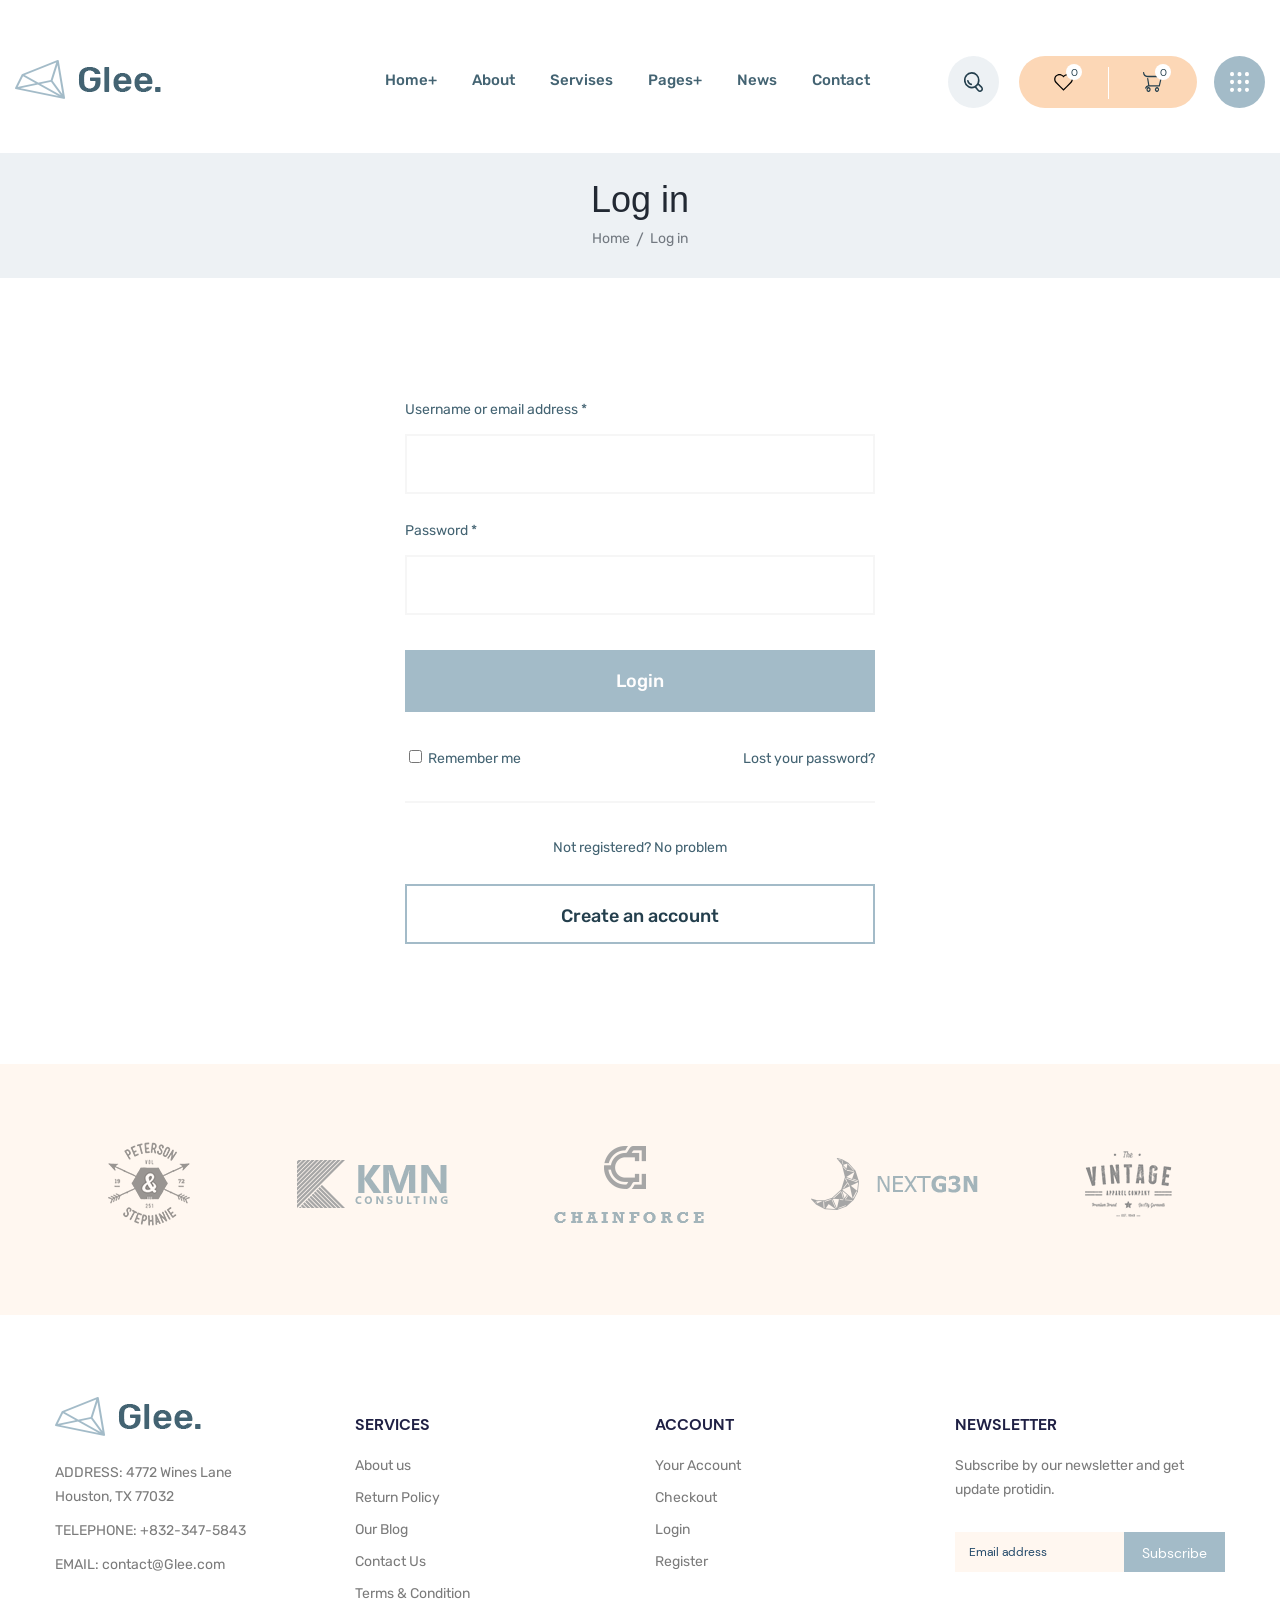
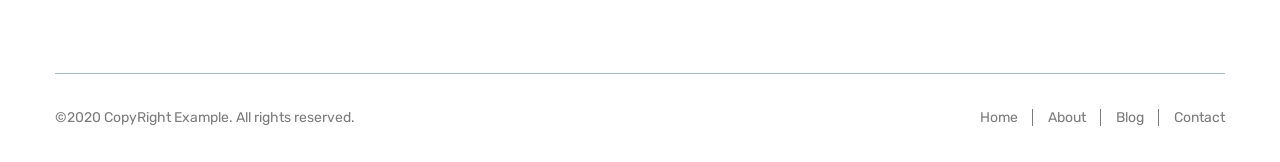
<file: login.html>
<!DOCTYPE html>
<html lang="en">

<head>
  <meta charset="UTF-8">
  <meta http-equiv="X-UA-Compatible" content="IE=edge">
  <meta name="viewport" content="width=device-width, initial-scale=1.0">
  <title>Glee</title>
  <link rel="stylesheet" href="css/login.min.css">
    

</head>

<body>

  <header class="header">
  <div class="container__big">
    <div class="header__inner">
      <a class="logo" href="./index.html">
        <img class="logo__img" src="images/logo.png" alt="Logo." />
      </a>
      <nav class="menu">
        <button class="menu__btn">
          <span></span>
        </button>
        <ul class="menu__list">
          <li class="menu__list-item">
            <a class="menu__list-link" href="./index.html">home+</a>
          </li>
          <li class="menu__list-item">
            <a class="menu__list-link" href="./about.html">about</a>
          </li>
          <li class="menu__list-item">
            <a class="menu__list-link" href="./productGrid.html">servises</a>
          </li>
          <li class="menu__list-item">
            <a class="menu__list-link" href="./productLine.html">pages+</a>
          </li>
          <li class="menu__list-item">
            <a class="menu__list-link" href="./blog.html">news</a>
          </li>
          <li class="menu__list-item">
            <a class="menu__list-link" href="./contacts.html">contact</a>
          </li>
        </ul>
      </nav>
      <div class="user-nav">
        <div class="user-nav__search">
          <a class="user-nav__link" href="#">
            <img
              class="user-nav__icon"
              src="images/icons/search.svg"
              alt="Search button."
            />
          </a>
        </div>
        <div class="user-nav__add">
          <div class="user-nav__add-inner">
            <a class="user-nav__link" href="#">
              <img
                class="user-nav__icon"
                src="images/icons/heart.svg"
                alt="Like button."
              />
              <span class="user-nav__num">0</span>
            </a>
          </div>
          <div class="user-nav__add-inner">
            <a class="user-nav__link" href="#">
              <img
                class="user-nav__icon"
                src="images/icons/cart.svg"
                alt="Buy button."
              />
              <span class="user-nav__num">0</span>
            </a>
          </div>
        </div>
        <div class="user-nav__circle">
          <a class="user-nav__link" href="#">
            <img
              class="user-nav__icon"
              src="images/icons/circle.svg"
              alt="Circle button."
            />
          </a>
        </div>
      </div>
    </div>
  </div>
</header>

  <main class="main">

    <section class="top">
  <div class="container__big">
    <div class="top__inner">
      <h3 class="top__title">Log in</h3>
      <div class="breadcrumbs">
        <ul class="breadcrumbs__list">
          <li class="breadcrumbs__item">
            <a class="breadcrumbs__link" href="#">Home</a>
          </li>
          <li class="breadcrumbs__item">
            <span class="breadcrumbs__link" href="#">Log in</span>
          </li>
        </ul>
      </div>
    </div>
  </div>
</section>


    <div class="modal">
  <div class="container">
    <div class="modal__inner">
      <form class="modal__form" action="#" required>
        <label class="modal__label">
          Username or email address *
          <input class="modal__input modal__input-email" type="text" required />
        </label>
        <label class="modal__label">
          Password *
          <input class="modal__input modal__input-password" type="password" />
        </label>
        <button type="submit" class="modal__btn-login" href="#">Login</button>
        <div class="modal__text">
          <label class="modal__label">
            <input type="checkbox" />
            Remember me
          </label>
          <a class="modal__label" href="#"> Lost your password? </a>
        </div>
        <p class="modal__label modal__help">Not registered? No problem</p>
        <div class="modal__create">
          <a class="modal__create-btn" href="#">Create an account</a>
        </div>
      </form>
    </div>
  </div>
</div>


    <div class="partner">
  <div class="container">
    <div class="partner__inner partner__inner-login">
      <ul class="partner__list partner__list-login">
        <li class="partner__item">
          <img
            class="partner__logo"
            src="images/partner/1.png"
            alt="Partner logo."
          />
        </li>
        <li class="partner__item">
          <img
            class="partner__logo"
            src="images/partner/2.png"
            alt="Partner logo."
          />
        </li>
        <li class="partner__item">
          <img
            class="partner__logo"
            src="images/partner/3.png"
            alt="Partner logo."
          />
        </li>
        <li class="partner__item">
          <img
            class="partner__logo"
            src="images/partner/4.png"
            alt="Partner logo."
          />
        </li>
        <li class="partner__item">
          <img
            class="partner__logo"
            src="images/partner/5.png"
            alt="Partner logo."
          />
        </li>
      </ul>
    </div>
  </div>
</div>
  

  </main>

    <footer class="footer">
    <div class="container">
      <div class="footer-top">
        <div class="footer-top__inner">
          <div class="footer-top__contact">
            <a class="logo footer__logo" href="#">
              <img class="logo__img" src="images/logo.png" alt="Logo.">
            </a>
            <div class="footer-top__contact-list">
              <p class="footer-top__contact-text">ADDRESS:</p>
              <a class="footer-top__adress" href="#">
                4772 Wines Lane Houston, TX 77032</a>
            </div>
            <div class="footer-top__contact-list">
              <p class="footer-top__contact-text">Telephone:</p>
              <a class="footer-top__phone" href="tel:+8323475843">
                +832-347-5843
              </a>
            </div>
            <div class="footer-top__contact-list">
              <p class="footer-top__contact-text"> Email:</p>
              <a class="footer-top__mail" href="mailto:contact@Glee.com">
                contact@Glee.com
              </a>
            </div>
          </div>
          <div class="footer-top__services">
            <h4 class="footer-top__title">Services</h4>
            <ul class="footer-top__services-list">
              <li class="footer-top__servises-item">
                <a class="footer-top__servises-link" href="./about.html">About us</a>
              </li>
              <li class="footer-top__servises-item">
                <a class="footer-top__servises-link" href="#">Return Policy</a>
              </li>
              <li class="footer-top__servises-item">
                <a class="footer-top__servises-link" href="./blog.html"> Our Blog</a>
              </li>
              <li class="footer-top__servises-item">
                <a class="footer-top__servises-link" href="./contacts.html">Contact Us</a>
              </li>
              <li class="footer-top__servises-item">
                <a class="footer-top__servises-link" href="./terms.html">Terms & Condition</a>
              </li>
            </ul>
          </div>
          <div class="footer-top__account">
            <h4 class="footer-top__title">Account</h4>
            <ul class="footer-top__account-list">
              <li class="footer-top__account-item">
                <a class="footer-top__account-link" href="#">Your Account</a>
              </li>
              <li class="footer-top__account-item">
                <a class="footer-top__account-link" href="#">Checkout</a>
              </li>
              <li class="footer-top__account-item">
                <a class="footer-top__account-link" href="./login.html">Login</a>
              </li>
              <li class="footer-top__account-item">
                <a class="footer-top__account-link" href="#">Register</a>
              </li>
            </ul>
          </div>
          <div class="footer-top__newsletter">
            <h4 class="footer-top__title">newsletter</h4>
            <p class="footer-top__text">Subscribe by our newsletter and get
              update protidin.</p>
            <form class="footer-top__form" action="#">
              <input class="footer-top__form-input" type="email" placeholder="Email address" required>
              <button class="footer-top__form-btn" type="submit">Subscribe</button>
            </form>
          </div>
        </div>
      </div>
      <div class="footer-bottom">
        <div class="footer-bottom__inner">
          <p class="footer-bottom__copy">©2020 CopyRight Example. All rights reserved.</p>
          <nav class="footer-bottom__menu">
            <ul class="footer-bottom__menu-list">
              <li class="footer-bottom__menu-item">
                <a class="footer-bottom__menu-link" href="./index.html">Home</a>
              </li>
              <li class="footer-bottom__menu-item">
                <a class="footer-bottom__menu-link" href="./about.html">About</a>
              </li>
              <li class="footer-bottom__menu-item">
                <a class="footer-bottom__menu-link" href="./blogDetails.html">Blog</a>
              </li>
              <li class="footer-bottom__menu-item">
                <a class="footer-bottom__menu-link" href="./contacts.html">Contact</a>
              </li>
            </ul>
          </nav>
        </div>
      </div>
    </div>
  </footer>

  <script src="js/main.min.js"></script>
</body>

</html>
</file>
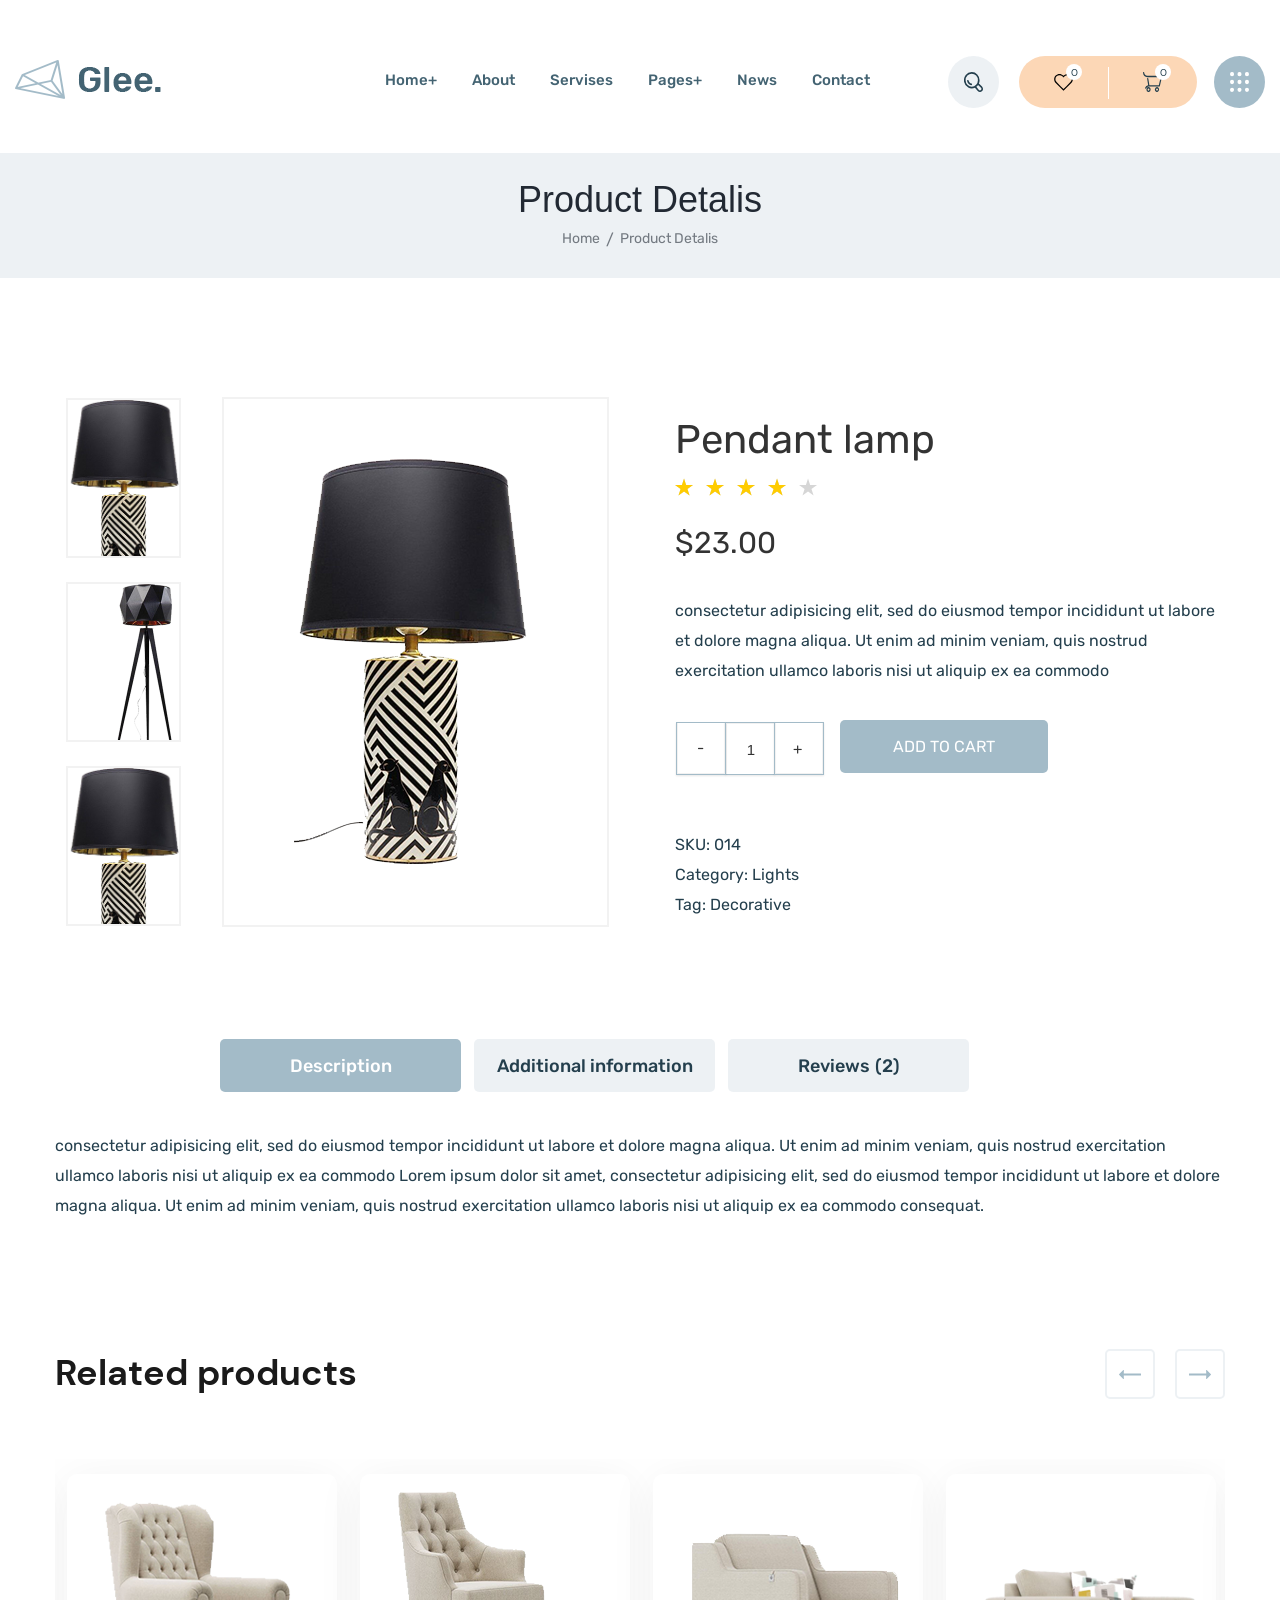
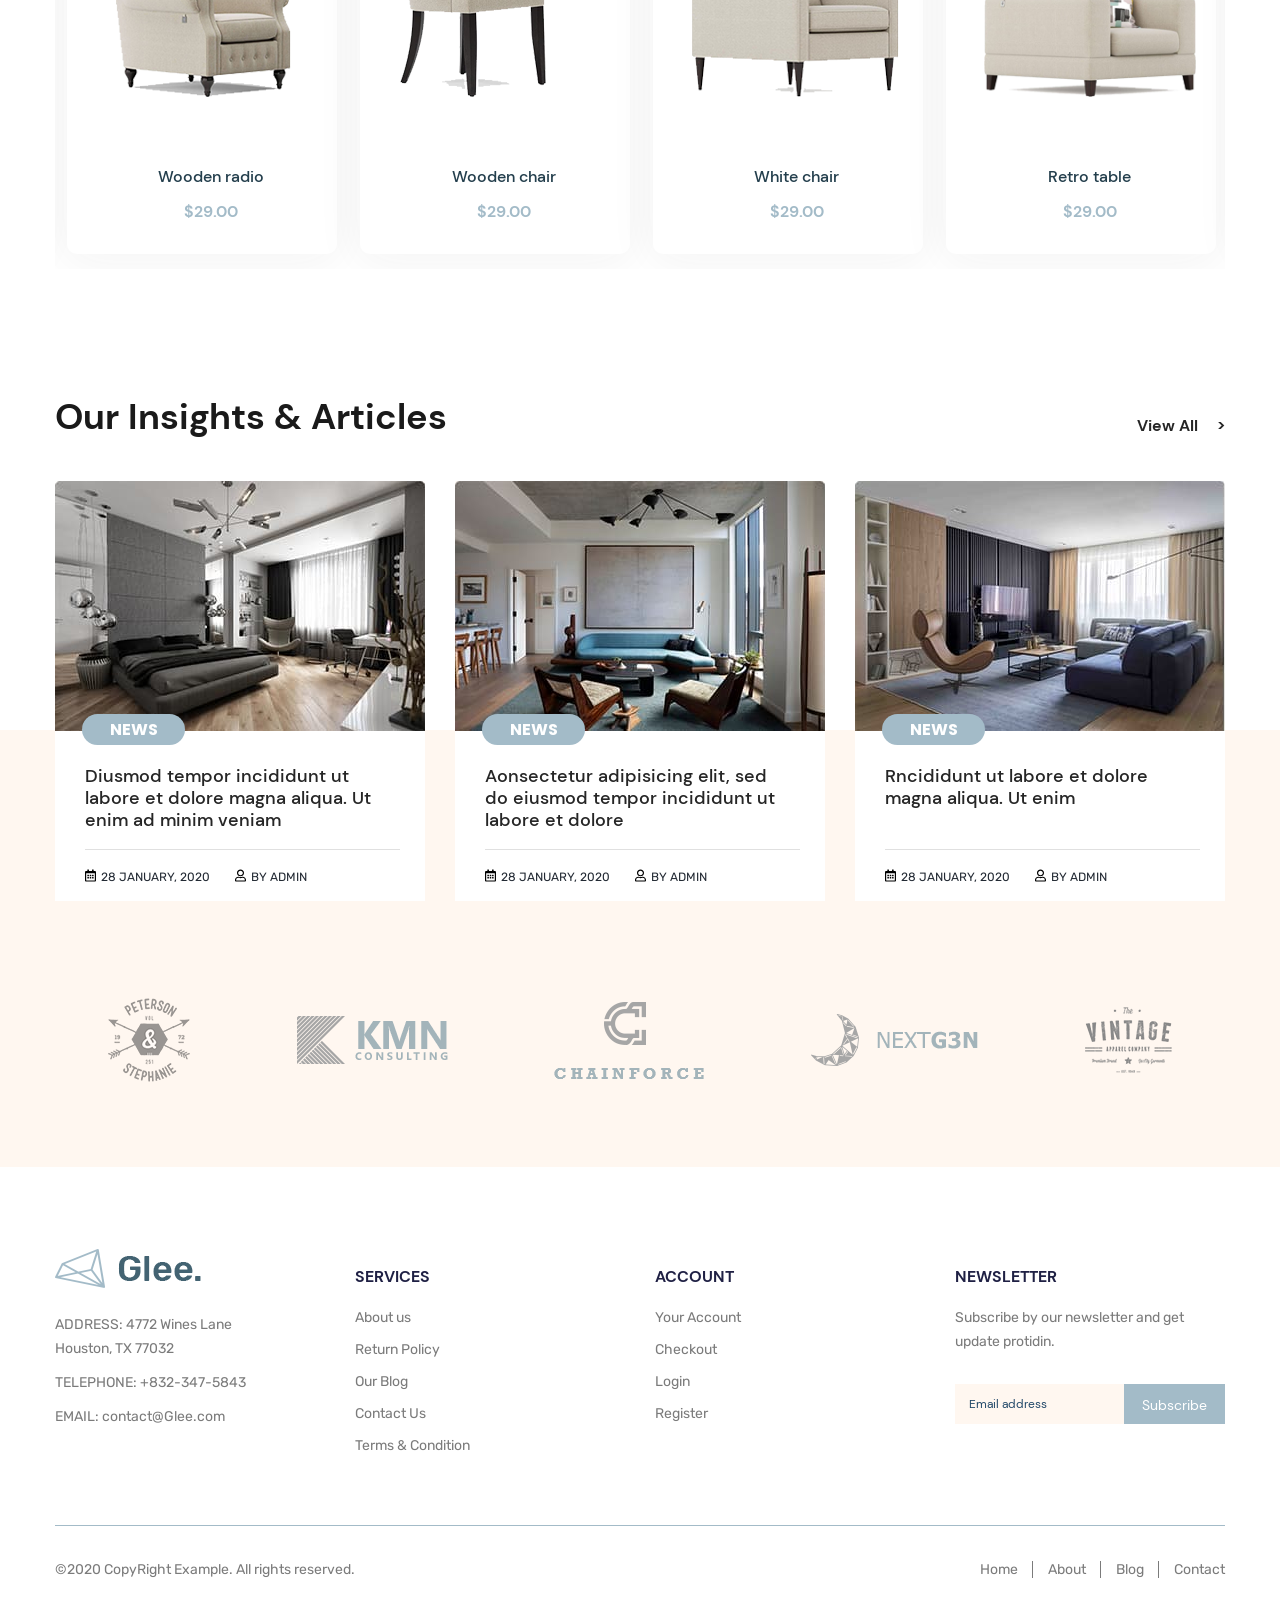
<file: productDetails.html>
<!DOCTYPE html>
<html lang="en">

<head>
  <meta charset="UTF-8">
  <meta http-equiv="X-UA-Compatible" content="IE=edge">
  <meta name="viewport" content="width=device-width, initial-scale=1.0">
  <title>Glee</title>
  <link rel="stylesheet" href="css/productDetails.min.css">
    

</head>

<body>

 <header class="header">
  <div class="container__big">
    <div class="header__inner">
      <a class="logo" href="./index.html">
        <img class="logo__img" src="images/logo.png" alt="Logo." />
      </a>
      <nav class="menu">
        <button class="menu__btn">
          <span></span>
        </button>
        <ul class="menu__list">
          <li class="menu__list-item">
            <a class="menu__list-link" href="./index.html">home+</a>
          </li>
          <li class="menu__list-item">
            <a class="menu__list-link" href="./about.html">about</a>
          </li>
          <li class="menu__list-item">
            <a class="menu__list-link" href="./productGrid.html">servises</a>
          </li>
          <li class="menu__list-item">
            <a class="menu__list-link" href="./productLine.html">pages+</a>
          </li>
          <li class="menu__list-item">
            <a class="menu__list-link" href="./blog.html">news</a>
          </li>
          <li class="menu__list-item">
            <a class="menu__list-link" href="./contacts.html">contact</a>
          </li>
        </ul>
      </nav>
      <div class="user-nav">
        <div class="user-nav__search">
          <a class="user-nav__link" href="#">
            <img
              class="user-nav__icon"
              src="images/icons/search.svg"
              alt="Search button."
            />
          </a>
        </div>
        <div class="user-nav__add">
          <div class="user-nav__add-inner">
            <a class="user-nav__link" href="#">
              <img
                class="user-nav__icon"
                src="images/icons/heart.svg"
                alt="Like button."
              />
              <span class="user-nav__num">0</span>
            </a>
          </div>
          <div class="user-nav__add-inner">
            <a class="user-nav__link" href="#">
              <img
                class="user-nav__icon"
                src="images/icons/cart.svg"
                alt="Buy button."
              />
              <span class="user-nav__num">0</span>
            </a>
          </div>
        </div>
        <div class="user-nav__circle">
          <a class="user-nav__link" href="#">
            <img
              class="user-nav__icon"
              src="images/icons/circle.svg"
              alt="Circle button."
            />
          </a>
        </div>
      </div>
    </div>
  </div>
</header>

  <main class="main">

    <section class="top">
  <div class="container__big">
    <div class="top__inner">
      <h3 class="top__title">Product Detalis</h3>
      <div class="breadcrumbs">
        <ul class="breadcrumbs__list">
          <li class="breadcrumbs__item">
            <a class="breadcrumbs__link" href="#">Home</a>
          </li>
          <li class="breadcrumbs__item">
            <span class="breadcrumbs__link" href="#">Product Detalis</span>
          </li>
        </ul>
      </div>
    </div>
  </div>
</section>

    
        <section class="details">
      <div class="container">
        <div class="details-item">
          <div class="details-item__inner">
            <div class="details-item__slide details-slide">
              <div class="details-slide__small">
                <div class="details-slide__small-item">
                  <img class="details-slide__small-img" src="images/lamp-1.png" alt="Small image.">
                </div>
                <div class="details-slide__small-item">
                  <img class="details-slide__small-img" src="images/lamp-2.png" alt="Small image.">
                </div>
                <div class="details-slide__small-item">
                  <img class="details-slide__small-img" src="images/lamp-1.png" alt="Small image.">
                </div>
              </div>
              <div class="details-slide__big">
                <div class="details-slide__big-item">
                  <img class="details-slide__big-img" src="images/lamp-1.png" alt="Big image.">
                </div>
                <div class="details-slide__big-item">
                  <img class="details-slide__big-img" src="images/lamp-2.png" alt="Big image.">
                </div>
                <div class="details-slide__big-item">
                  <img class="details-slide__big-img" src="images/lamp-1.png" alt="Big image.">
                </div>
              </div>
            </div>
            <div class="details-item__content">
              <h4 class="products__images-link__line details-item__content-name">Pendant lamp</h4>
              <div class="star-line" data-rateyo-rating='4'></div>
              <h5 class="products__images-price__line">$23.00</h5>
              <p class="products__images-text__line">
                consectetur adipisicing elit, sed do eiusmod tempor incididunt ut labore et dolore magna aliqua. Ut enim
                ad minim veniam, quis nostrud exercitation ullamco laboris nisi ut aliquip ex ea commodo
              </p>
              <form class="details-item__form" action="#">
                <input class="details-item__form-num" type="number" value="1" min="1">
                <button class="details-item__form-btn" type="submit">Add to cart</button>
              </form>
              <div class="details-item__content-descr">
                <p class="details-item__descr-text">SKU: 014</p>
                <p class="details-item__descr-text">Category:
                  <a class="details-item__descr-link" href="#">Lights</a>
                </p>
                <p class="details-item__descr-text">Tag:
                  <a class="details-item__descr-link" href="#"> Decorative</a>
                </p>
              </div>
            </div>
          </div>
        </div>

        <div class="details-tabs">

          <div class="details-tabs__top">          
            <a class="details-tabs__top-item details-tabs__top-item--active" href="#tab-1">Description</a>            
            <a class="details-tabs__top-item" href="#tab-2">Additional information</a>
            <a class="details-tabs__top-item" href="#tab-3">Reviews 
            <span class="details-tabs__top-number">(2)
            </span>
            </a>
          </div>
          <div class="details-tabs__content">
            <div class="details-tabs__content-item details-tabs__content-item--active" id="tab-1">
              <p class="details-tabs__content-text">
                consectetur adipisicing elit, sed do eiusmod tempor
                incididunt ut labore et dolore magna aliqua. Ut enim ad minim veniam, quis nostrud exercitation ullamco
                laboris nisi ut aliquip ex ea commodo Lorem ipsum dolor sit amet, consectetur adipisicing elit, sed do
                eiusmod tempor incididunt ut labore et dolore magna aliqua. Ut enim ad minim veniam, quis nostrud
                exercitation ullamco laboris nisi ut aliquip ex ea commodo consequat.
              </p>
            </div>
            <div class="details-tabs__content-item" id="tab-2">content 2</div>
            <div class="details-tabs__content-item" id="tab-3">content 3</div>
          </div>
        </div>
      </div>

      </div>

    </section>

      <section class="related">
      <div class="container">
        <div class="related__inner">
          <div class="related__top">
            <h4 class="related__title title">Related products</h4>
            <div class="related__button">
              <div class="prev">
                <button class="prev__btn">
                  <img class="prev__btn-img" src="images/icons/related-prev.svg" alt="Previous arrov.">
                </button>
              </div>
              <div class="next">
                <button class="next__btn">
                  <img class="next__btn-img" src="images/icons/related-next.svg" alt="Next arrow.">
                </button>
              </div>
            </div>
          </div>
          <div class="related-slider">
            <div class="related-slider__box">
              <div class="products__images-item related-slider__item">
                <div class="products__images-item__inner related-slider__img">
                  <img class="products__images-image" src="images/prod_week/1.png" alt="Products image.">
                  <div class="customer-pannel">
                    <div class="customer-pannel__item">
                      <a class="customer-pannel__link" href="#">
                        <svg xmlns="http://www.w3.org/2000/svg" width="20" height="20" viewBox="0 0 20 20">
                          <defs>
                            <style>
                              .cls-1 {
                                fill: #a3bbc8;
                                fill-rule: evenodd;
                              }
                            </style>
                          </defs>
                          <path id="Forma_1" data-name="Forma 1" class="cls-1"
                            d="M759.45,1579.8l-4.588-4.59a8.827,8.827,0,0,1-2.651,2.65l4.588,4.59A1.874,1.874,0,0,0,759.45,1579.8Zm-4.45-9.3a7.5,7.5,0,1,0-7.5,7.5A7.5,7.5,0,0,0,755,1570.5Zm-7.5,5.62a5.625,5.625,0,1,1,5.625-5.62A5.628,5.628,0,0,1,747.5,1576.12Zm-4.375-5.62h1.25a3.135,3.135,0,0,1,3.125-3.13v-1.25A4.386,4.386,0,0,0,743.125,1570.5Z"
                            transform="translate(-740 -1563)" />
                        </svg>
                      </a>
                    </div>
                    <div class="customer-pannel__item">
                      <button class="customer-pannel__link" type="submit">
                        <svg width="22" height="20" viewBox="0 0 22 20">
                          <defs>
                            <style>
                              .cls-1 {
                                fill: #a3bbc8;
                                fill-rule: evenodd;
                              }
                            </style>
                          </defs>
                          <path id="Forma_1" data-name="Forma 1" class="cls-1"
                            d="M800.814,1564.63h2.333l3.323,12.04a0.812,0.812,0,0,0,.787.59h10.214a0.821,0.821,0,0,0,.746-0.48l3.717-8.56a0.836,0.836,0,0,0-.068-0.78,0.813,0.813,0,0,0-.678-0.37H809.9a0.82,0.82,0,0,0,0,1.64H819.94l-3.011,6.92h-9.062l-3.323-12.03a0.808,0.808,0,0,0-.787-0.6h-2.943A0.815,0.815,0,0,0,800.814,1564.63Zm5.67,18.37a1.85,1.85,0,1,0-1.845-1.85A1.85,1.85,0,0,0,806.484,1583Zm11.53,0h0.135A1.907,1.907,0,1,0,818.014,1583Z"
                            transform="translate(-800 -1563)" />
                        </svg>
                      </button>
                    </div>
                    <div class="customer-pannel__item">
                      <button class="customer-pannel__link" type="submit">
                        <svg width="22" height="18" viewBox="0 0 22 18">
                          <defs>
                            <style>
                              .cls-1 {
                                fill: #a3bbc8;
                                fill-rule: evenodd;
                              }
                            </style>
                          </defs>
                          <path id="Forma_1" data-name="Forma 1" class="cls-1"
                            d="M882.99,1569.82a6.208,6.208,0,0,0-1.849-4.1A5.871,5.871,0,0,0,877,1564c-2.311,0-3.948,1.78-4.827,2.74a2.156,2.156,0,0,1-.156.17l-0.083-.09c-0.8-.92-2.476-2.82-4.938-2.82a5.873,5.873,0,0,0-4.139,1.72,6.208,6.208,0,0,0-1.849,4.1,6.845,6.845,0,0,0,1.271,4.34,29.307,29.307,0,0,0,4.763,4.75c1.705,1.41,3.95,3.09,4.965,3.09,1.032,0,3.269-1.68,4.965-3.09a29.234,29.234,0,0,0,4.746-4.75A6.935,6.935,0,0,0,882.99,1569.82Zm-2.376,3.61a27,27,0,0,1-4.431,4.42c-2.406,2-3.831,2.79-4.172,2.82-0.342-.03-1.77-0.83-4.188-2.84a26.78,26.78,0,0,1-4.437-4.4,5.6,5.6,0,0,1-1.054-3.54,4.807,4.807,0,0,1,4.666-4.57c1.863,0,3.216,1.54,3.943,2.37a1.52,1.52,0,0,0,1.059.76,1.731,1.731,0,0,0,1.151-.81c0.794-.87,2.122-2.32,3.851-2.32a4.807,4.807,0,0,1,4.666,4.57A5.528,5.528,0,0,1,880.614,1573.43Z"
                            transform="translate(-861 -1564)" />
                        </svg>
                      </button>
                    </div>
                  </div>
                  <h5 class="products__images-name">Wooden radio</h5>
                  <p class="products__images-price">$29.00</p>
                </div>
              </div>
            </div>
            <div class="related-slider__box">
              <div class="products__images-item related-slider__item">
                <div class="products__images-item__inner related-slider__img">
                  <img class="products__images-image" src="images/prod_week/2.png" alt="Products image.">
                  <div class="customer-pannel">
                    <div class="customer-pannel__item">
                      <a class="customer-pannel__link" href="#">
                        <svg xmlns="http://www.w3.org/2000/svg" width="20" height="20" viewBox="0 0 20 20">
                          <defs>
                            <style>
                              .cls-1 {
                                fill: #a3bbc8;
                                fill-rule: evenodd;
                              }
                            </style>
                          </defs>
                          <path id="Forma_1" data-name="Forma 1" class="cls-1"
                            d="M759.45,1579.8l-4.588-4.59a8.827,8.827,0,0,1-2.651,2.65l4.588,4.59A1.874,1.874,0,0,0,759.45,1579.8Zm-4.45-9.3a7.5,7.5,0,1,0-7.5,7.5A7.5,7.5,0,0,0,755,1570.5Zm-7.5,5.62a5.625,5.625,0,1,1,5.625-5.62A5.628,5.628,0,0,1,747.5,1576.12Zm-4.375-5.62h1.25a3.135,3.135,0,0,1,3.125-3.13v-1.25A4.386,4.386,0,0,0,743.125,1570.5Z"
                            transform="translate(-740 -1563)" />
                        </svg>
                      </a>
                    </div>
                    <div class="customer-pannel__item">
                      <button class="customer-pannel__link" type="submit">
                        <svg width="22" height="20" viewBox="0 0 22 20">
                          <defs>
                            <style>
                              .cls-1 {
                                fill: #a3bbc8;
                                fill-rule: evenodd;
                              }
                            </style>
                          </defs>
                          <path id="Forma_1" data-name="Forma 1" class="cls-1"
                            d="M800.814,1564.63h2.333l3.323,12.04a0.812,0.812,0,0,0,.787.59h10.214a0.821,0.821,0,0,0,.746-0.48l3.717-8.56a0.836,0.836,0,0,0-.068-0.78,0.813,0.813,0,0,0-.678-0.37H809.9a0.82,0.82,0,0,0,0,1.64H819.94l-3.011,6.92h-9.062l-3.323-12.03a0.808,0.808,0,0,0-.787-0.6h-2.943A0.815,0.815,0,0,0,800.814,1564.63Zm5.67,18.37a1.85,1.85,0,1,0-1.845-1.85A1.85,1.85,0,0,0,806.484,1583Zm11.53,0h0.135A1.907,1.907,0,1,0,818.014,1583Z"
                            transform="translate(-800 -1563)" />
                        </svg>
                      </button>
                    </div>
                    <div class="customer-pannel__item">
                      <button class="customer-pannel__link" type="submit">
                        <svg width="22" height="18" viewBox="0 0 22 18">
                          <defs>
                            <style>
                              .cls-1 {
                                fill: #a3bbc8;
                                fill-rule: evenodd;
                              }
                            </style>
                          </defs>
                          <path id="Forma_1" data-name="Forma 1" class="cls-1"
                            d="M882.99,1569.82a6.208,6.208,0,0,0-1.849-4.1A5.871,5.871,0,0,0,877,1564c-2.311,0-3.948,1.78-4.827,2.74a2.156,2.156,0,0,1-.156.17l-0.083-.09c-0.8-.92-2.476-2.82-4.938-2.82a5.873,5.873,0,0,0-4.139,1.72,6.208,6.208,0,0,0-1.849,4.1,6.845,6.845,0,0,0,1.271,4.34,29.307,29.307,0,0,0,4.763,4.75c1.705,1.41,3.95,3.09,4.965,3.09,1.032,0,3.269-1.68,4.965-3.09a29.234,29.234,0,0,0,4.746-4.75A6.935,6.935,0,0,0,882.99,1569.82Zm-2.376,3.61a27,27,0,0,1-4.431,4.42c-2.406,2-3.831,2.79-4.172,2.82-0.342-.03-1.77-0.83-4.188-2.84a26.78,26.78,0,0,1-4.437-4.4,5.6,5.6,0,0,1-1.054-3.54,4.807,4.807,0,0,1,4.666-4.57c1.863,0,3.216,1.54,3.943,2.37a1.52,1.52,0,0,0,1.059.76,1.731,1.731,0,0,0,1.151-.81c0.794-.87,2.122-2.32,3.851-2.32a4.807,4.807,0,0,1,4.666,4.57A5.528,5.528,0,0,1,880.614,1573.43Z"
                            transform="translate(-861 -1564)" />
                        </svg>
                      </button>
                    </div>
                  </div>
                  <h5 class="products__images-name">Wooden chair</h5>
                  <p class="products__images-price">$29.00</p>
                </div>
              </div>
            </div>
            <div class="related-slider__box">
              <div class="products__images-item related-slider__item">
                <div class="products__images-item__inner related-slider__img">
                  <img class="products__images-image" src="images/prod_week/3.png" alt="Products image.">
                  <div class="customer-pannel">
                    <div class="customer-pannel__item">
                      <a class="customer-pannel__link" href="#">
                        <svg xmlns="http://www.w3.org/2000/svg" width="20" height="20" viewBox="0 0 20 20">
                          <defs>
                            <style>
                              .cls-1 {
                                fill: #a3bbc8;
                                fill-rule: evenodd;
                              }
                            </style>
                          </defs>
                          <path id="Forma_1" data-name="Forma 1" class="cls-1"
                            d="M759.45,1579.8l-4.588-4.59a8.827,8.827,0,0,1-2.651,2.65l4.588,4.59A1.874,1.874,0,0,0,759.45,1579.8Zm-4.45-9.3a7.5,7.5,0,1,0-7.5,7.5A7.5,7.5,0,0,0,755,1570.5Zm-7.5,5.62a5.625,5.625,0,1,1,5.625-5.62A5.628,5.628,0,0,1,747.5,1576.12Zm-4.375-5.62h1.25a3.135,3.135,0,0,1,3.125-3.13v-1.25A4.386,4.386,0,0,0,743.125,1570.5Z"
                            transform="translate(-740 -1563)" />
                        </svg>
                      </a>
                    </div>
                    <div class="customer-pannel__item">
                      <button class="customer-pannel__link" type="submit">
                        <svg width="22" height="20" viewBox="0 0 22 20">
                          <defs>
                            <style>
                              .cls-1 {
                                fill: #a3bbc8;
                                fill-rule: evenodd;
                              }
                            </style>
                          </defs>
                          <path id="Forma_1" data-name="Forma 1" class="cls-1"
                            d="M800.814,1564.63h2.333l3.323,12.04a0.812,0.812,0,0,0,.787.59h10.214a0.821,0.821,0,0,0,.746-0.48l3.717-8.56a0.836,0.836,0,0,0-.068-0.78,0.813,0.813,0,0,0-.678-0.37H809.9a0.82,0.82,0,0,0,0,1.64H819.94l-3.011,6.92h-9.062l-3.323-12.03a0.808,0.808,0,0,0-.787-0.6h-2.943A0.815,0.815,0,0,0,800.814,1564.63Zm5.67,18.37a1.85,1.85,0,1,0-1.845-1.85A1.85,1.85,0,0,0,806.484,1583Zm11.53,0h0.135A1.907,1.907,0,1,0,818.014,1583Z"
                            transform="translate(-800 -1563)" />
                        </svg>
                      </button>
                    </div>
                    <div class="customer-pannel__item">
                      <button class="customer-pannel__link" type="submit">
                        <svg width="22" height="18" viewBox="0 0 22 18">
                          <defs>
                            <style>
                              .cls-1 {
                                fill: #a3bbc8;
                                fill-rule: evenodd;
                              }
                            </style>
                          </defs>
                          <path id="Forma_1" data-name="Forma 1" class="cls-1"
                            d="M882.99,1569.82a6.208,6.208,0,0,0-1.849-4.1A5.871,5.871,0,0,0,877,1564c-2.311,0-3.948,1.78-4.827,2.74a2.156,2.156,0,0,1-.156.17l-0.083-.09c-0.8-.92-2.476-2.82-4.938-2.82a5.873,5.873,0,0,0-4.139,1.72,6.208,6.208,0,0,0-1.849,4.1,6.845,6.845,0,0,0,1.271,4.34,29.307,29.307,0,0,0,4.763,4.75c1.705,1.41,3.95,3.09,4.965,3.09,1.032,0,3.269-1.68,4.965-3.09a29.234,29.234,0,0,0,4.746-4.75A6.935,6.935,0,0,0,882.99,1569.82Zm-2.376,3.61a27,27,0,0,1-4.431,4.42c-2.406,2-3.831,2.79-4.172,2.82-0.342-.03-1.77-0.83-4.188-2.84a26.78,26.78,0,0,1-4.437-4.4,5.6,5.6,0,0,1-1.054-3.54,4.807,4.807,0,0,1,4.666-4.57c1.863,0,3.216,1.54,3.943,2.37a1.52,1.52,0,0,0,1.059.76,1.731,1.731,0,0,0,1.151-.81c0.794-.87,2.122-2.32,3.851-2.32a4.807,4.807,0,0,1,4.666,4.57A5.528,5.528,0,0,1,880.614,1573.43Z"
                            transform="translate(-861 -1564)" />
                        </svg>
                      </button>
                    </div>
                  </div>
                  <h5 class="products__images-name">White chair</h5>
                  <p class="products__images-price">$29.00</p>
                </div>
              </div>
            </div>
            <div class="related-slider__box">
              <div class="products__images-item related-slider__item">
                <div class="products__images-item__inner related-slider__img">
                  <img class="products__images-image" src="images/prod_week/4.png" alt="Products image.">
                  <div class="customer-pannel">
                    <div class="customer-pannel__item">
                      <a class="customer-pannel__link" href="#">
                        <svg xmlns="http://www.w3.org/2000/svg" width="20" height="20" viewBox="0 0 20 20">
                          <defs>
                            <style>
                              .cls-1 {
                                fill: #a3bbc8;
                                fill-rule: evenodd;
                              }
                            </style>
                          </defs>
                          <path id="Forma_1" data-name="Forma 1" class="cls-1"
                            d="M759.45,1579.8l-4.588-4.59a8.827,8.827,0,0,1-2.651,2.65l4.588,4.59A1.874,1.874,0,0,0,759.45,1579.8Zm-4.45-9.3a7.5,7.5,0,1,0-7.5,7.5A7.5,7.5,0,0,0,755,1570.5Zm-7.5,5.62a5.625,5.625,0,1,1,5.625-5.62A5.628,5.628,0,0,1,747.5,1576.12Zm-4.375-5.62h1.25a3.135,3.135,0,0,1,3.125-3.13v-1.25A4.386,4.386,0,0,0,743.125,1570.5Z"
                            transform="translate(-740 -1563)" />
                        </svg>
                      </a>
                    </div>
                    <div class="customer-pannel__item">
                      <button class="customer-pannel__link" type="submit">
                        <svg width="22" height="20" viewBox="0 0 22 20">
                          <defs>
                            <style>
                              .cls-1 {
                                fill: #a3bbc8;
                                fill-rule: evenodd;
                              }
                            </style>
                          </defs>
                          <path id="Forma_1" data-name="Forma 1" class="cls-1"
                            d="M800.814,1564.63h2.333l3.323,12.04a0.812,0.812,0,0,0,.787.59h10.214a0.821,0.821,0,0,0,.746-0.48l3.717-8.56a0.836,0.836,0,0,0-.068-0.78,0.813,0.813,0,0,0-.678-0.37H809.9a0.82,0.82,0,0,0,0,1.64H819.94l-3.011,6.92h-9.062l-3.323-12.03a0.808,0.808,0,0,0-.787-0.6h-2.943A0.815,0.815,0,0,0,800.814,1564.63Zm5.67,18.37a1.85,1.85,0,1,0-1.845-1.85A1.85,1.85,0,0,0,806.484,1583Zm11.53,0h0.135A1.907,1.907,0,1,0,818.014,1583Z"
                            transform="translate(-800 -1563)" />
                        </svg>
                      </button>
                    </div>
                    <div class="customer-pannel__item">
                      <button class="customer-pannel__link" type="submit">
                        <svg width="22" height="18" viewBox="0 0 22 18">
                          <defs>
                            <style>
                              .cls-1 {
                                fill: #a3bbc8;
                                fill-rule: evenodd;
                              }
                            </style>
                          </defs>
                          <path id="Forma_1" data-name="Forma 1" class="cls-1"
                            d="M882.99,1569.82a6.208,6.208,0,0,0-1.849-4.1A5.871,5.871,0,0,0,877,1564c-2.311,0-3.948,1.78-4.827,2.74a2.156,2.156,0,0,1-.156.17l-0.083-.09c-0.8-.92-2.476-2.82-4.938-2.82a5.873,5.873,0,0,0-4.139,1.72,6.208,6.208,0,0,0-1.849,4.1,6.845,6.845,0,0,0,1.271,4.34,29.307,29.307,0,0,0,4.763,4.75c1.705,1.41,3.95,3.09,4.965,3.09,1.032,0,3.269-1.68,4.965-3.09a29.234,29.234,0,0,0,4.746-4.75A6.935,6.935,0,0,0,882.99,1569.82Zm-2.376,3.61a27,27,0,0,1-4.431,4.42c-2.406,2-3.831,2.79-4.172,2.82-0.342-.03-1.77-0.83-4.188-2.84a26.78,26.78,0,0,1-4.437-4.4,5.6,5.6,0,0,1-1.054-3.54,4.807,4.807,0,0,1,4.666-4.57c1.863,0,3.216,1.54,3.943,2.37a1.52,1.52,0,0,0,1.059.76,1.731,1.731,0,0,0,1.151-.81c0.794-.87,2.122-2.32,3.851-2.32a4.807,4.807,0,0,1,4.666,4.57A5.528,5.528,0,0,1,880.614,1573.43Z"
                            transform="translate(-861 -1564)" />
                        </svg>
                      </button>
                    </div>
                  </div>
                  <h5 class="products__images-name">Retro table</h5>
                  <p class="products__images-price">$29.00</p>
                </div>
              </div>
            </div>
            <div class="related-slider__box">
              <div class="products__images-item related-slider__item">
                <div class="products__images-item__inner related-slider__img">
                  <img class="products__images-image" src="images/prod_week/2.png" alt="Products image.">
                  <div class="customer-pannel">
                    <div class="customer-pannel__item">
                      <a class="customer-pannel__link" href="#">
                        <svg xmlns="http://www.w3.org/2000/svg" width="20" height="20" viewBox="0 0 20 20">
                          <defs>
                            <style>
                              .cls-1 {
                                fill: #a3bbc8;
                                fill-rule: evenodd;
                              }
                            </style>
                          </defs>
                          <path id="Forma_1" data-name="Forma 1" class="cls-1"
                            d="M759.45,1579.8l-4.588-4.59a8.827,8.827,0,0,1-2.651,2.65l4.588,4.59A1.874,1.874,0,0,0,759.45,1579.8Zm-4.45-9.3a7.5,7.5,0,1,0-7.5,7.5A7.5,7.5,0,0,0,755,1570.5Zm-7.5,5.62a5.625,5.625,0,1,1,5.625-5.62A5.628,5.628,0,0,1,747.5,1576.12Zm-4.375-5.62h1.25a3.135,3.135,0,0,1,3.125-3.13v-1.25A4.386,4.386,0,0,0,743.125,1570.5Z"
                            transform="translate(-740 -1563)" />
                        </svg>
                      </a>
                    </div>
                    <div class="customer-pannel__item">
                      <button class="customer-pannel__link" type="submit">
                        <svg width="22" height="20" viewBox="0 0 22 20">
                          <defs>
                            <style>
                              .cls-1 {
                                fill: #a3bbc8;
                                fill-rule: evenodd;
                              }
                            </style>
                          </defs>
                          <path id="Forma_1" data-name="Forma 1" class="cls-1"
                            d="M800.814,1564.63h2.333l3.323,12.04a0.812,0.812,0,0,0,.787.59h10.214a0.821,0.821,0,0,0,.746-0.48l3.717-8.56a0.836,0.836,0,0,0-.068-0.78,0.813,0.813,0,0,0-.678-0.37H809.9a0.82,0.82,0,0,0,0,1.64H819.94l-3.011,6.92h-9.062l-3.323-12.03a0.808,0.808,0,0,0-.787-0.6h-2.943A0.815,0.815,0,0,0,800.814,1564.63Zm5.67,18.37a1.85,1.85,0,1,0-1.845-1.85A1.85,1.85,0,0,0,806.484,1583Zm11.53,0h0.135A1.907,1.907,0,1,0,818.014,1583Z"
                            transform="translate(-800 -1563)" />
                        </svg>
                      </button>
                    </div>
                    <div class="customer-pannel__item">
                      <button class="customer-pannel__link" type="submit">
                        <svg width="22" height="18" viewBox="0 0 22 18">
                          <defs>
                            <style>
                              .cls-1 {
                                fill: #a3bbc8;
                                fill-rule: evenodd;
                              }
                            </style>
                          </defs>
                          <path id="Forma_1" data-name="Forma 1" class="cls-1"
                            d="M882.99,1569.82a6.208,6.208,0,0,0-1.849-4.1A5.871,5.871,0,0,0,877,1564c-2.311,0-3.948,1.78-4.827,2.74a2.156,2.156,0,0,1-.156.17l-0.083-.09c-0.8-.92-2.476-2.82-4.938-2.82a5.873,5.873,0,0,0-4.139,1.72,6.208,6.208,0,0,0-1.849,4.1,6.845,6.845,0,0,0,1.271,4.34,29.307,29.307,0,0,0,4.763,4.75c1.705,1.41,3.95,3.09,4.965,3.09,1.032,0,3.269-1.68,4.965-3.09a29.234,29.234,0,0,0,4.746-4.75A6.935,6.935,0,0,0,882.99,1569.82Zm-2.376,3.61a27,27,0,0,1-4.431,4.42c-2.406,2-3.831,2.79-4.172,2.82-0.342-.03-1.77-0.83-4.188-2.84a26.78,26.78,0,0,1-4.437-4.4,5.6,5.6,0,0,1-1.054-3.54,4.807,4.807,0,0,1,4.666-4.57c1.863,0,3.216,1.54,3.943,2.37a1.52,1.52,0,0,0,1.059.76,1.731,1.731,0,0,0,1.151-.81c0.794-.87,2.122-2.32,3.851-2.32a4.807,4.807,0,0,1,4.666,4.57A5.528,5.528,0,0,1,880.614,1573.43Z"
                            transform="translate(-861 -1564)" />
                        </svg>
                      </button>
                    </div>
                  </div>
                  <h5 class="products__images-name">Wooden chair</h5>
                  <p class="products__images-price">$29.00</p>
                </div>
              </div>
            </div>
          </div>

        </div>
      </div>
      </div>
    </section>
  
    <section class="articles">
  <div class="articles__inner">
    <div class="articles-content">
      <div class="container">
        <div class="articles-content__top">
          <h4 class="articles-content__title title">Our Insights & Articles</h4>
          <a class="articles-content__link" href="#">
            View All <span>></span>
          </a>
        </div>
        <div class="articles-content__main">
          <div class="articles-content__main-item">
            <img
              class="articles-content__main-photo"
              src="images/articles/1.jpg"
              alt="articles"
            />
            <a class="articles-content__main-btn" href="#">NEWS</a>
            <a class="articles-content__main-title" href="#">
              Diusmod tempor incididunt ut labore et dolore magna aliqua. Ut
              enim ad minim veniam
            </a>
            <div class="articles-content__descr">
              <div class="articles-content__box">
                <img
                  class="articles-content__box-img"
                  src="images/articles/calendar.svg"
                  alt="Icon calendar."
                />
                <a class="articles-content__box-link" href="#"
                  >28 JANUARY, 2020</a
                >
              </div>
              <div class="articles-content__box">
                <img
                  class="articles-content__box-img"
                  src="images/articles/user.svg"
                  alt="Icon user."
                />
                <a class="articles-content__box-link" href="#">BY ADMIN</a>
              </div>
            </div>
          </div>
          <div class="articles-content__main-item">
            <img
              class="articles-content__main-photo"
              src="images/articles/2.jpg"
              alt="articles"
            />
            <a class="articles-content__main-btn" href="#">NEWS</a>
            <a class="articles-content__main-title" href="#">
              Aonsectetur adipisicing elit, sed do eiusmod tempor incididunt ut
              labore et dolore
            </a>
            <div class="articles-content__descr">
              <div class="articles-content__box">
                <img
                  class="articles-content__box-img"
                  src="images/articles/calendar.svg"
                  alt="Icon calendar."
                />
                <a class="articles-content__box-link" href="#"
                  >28 JANUARY, 2020</a
                >
              </div>
              <div class="articles-content__box">
                <img
                  class="articles-content__box-img"
                  src="images/articles/user.svg"
                  alt="Icon user."
                />
                <a class="articles-content__box-link" href="#">BY ADMIN</a>
              </div>
            </div>
          </div>
          <div class="articles-content__main-item">
            <img
              class="articles-content__main-photo"
              src="images/articles/3.jpg"
              alt="articles"
            />
            <a class="articles-content__main-btn" href="#">NEWS</a>
            <a class="articles-content__main-title" href="#">
              Rncididunt ut labore et dolore magna aliqua. Ut enim
            </a>
            <div class="articles-content__descr">
              <div class="articles-content__box">
                <img
                  class="articles-content__box-img"
                  src="images/articles/calendar.svg"
                  alt="Icon calendar."
                />
                <a class="articles-content__box-link" href="#"
                  >28 JANUARY, 2020</a
                >
              </div>
              <div class="articles-content__box">
                <img
                  class="articles-content__box-img"
                  src="images/articles/user.svg"
                  alt="Icon user."
                />
                <a class="articles-content__box-link" href="#">BY ADMIN</a>
              </div>
            </div>
          </div>
        </div>
      </div>
    </div>
  </div>
</section>


    <div class="partner">
  <div class="container">
    <div class="partner__inner">
      <ul class="partner__list">
        <li class="partner__item">
          <img
            class="partner__logo"
            src="images/partner/1.png"
            alt="Partner logo."
          />
        </li>
        <li class="partner__item">
          <img
            class="partner__logo"
            src="images/partner/2.png"
            alt="Partner logo."
          />
        </li>
        <li class="partner__item">
          <img
            class="partner__logo"
            src="images/partner/3.png"
            alt="Partner logo."
          />
        </li>
        <li class="partner__item">
          <img
            class="partner__logo"
            src="images/partner/4.png"
            alt="Partner logo."
          />
        </li>
        <li class="partner__item">
          <img
            class="partner__logo"
            src="images/partner/5.png"
            alt="Partner logo."
          />
        </li>
      </ul>
    </div>
  </div>
</div>


  </main>

   <footer class="footer">
    <div class="container">
      <div class="footer-top">
        <div class="footer-top__inner">
          <div class="footer-top__contact">
            <a class="logo footer__logo" href="#">
              <img class="logo__img" src="images/logo.png" alt="Logo.">
            </a>
            <div class="footer-top__contact-list">
              <p class="footer-top__contact-text">ADDRESS:</p>
              <a class="footer-top__adress" href="#">
                4772 Wines Lane Houston, TX 77032</a>
            </div>
            <div class="footer-top__contact-list">
              <p class="footer-top__contact-text">Telephone:</p>
              <a class="footer-top__phone" href="tel:+8323475843">
                +832-347-5843
              </a>
            </div>
            <div class="footer-top__contact-list">
              <p class="footer-top__contact-text"> Email:</p>
              <a class="footer-top__mail" href="mailto:contact@Glee.com">
                contact@Glee.com
              </a>
            </div>
          </div>
          <div class="footer-top__services">
            <h4 class="footer-top__title">Services</h4>
            <ul class="footer-top__services-list">
              <li class="footer-top__servises-item">
                <a class="footer-top__servises-link" href="./about.html">About us</a>
              </li>
              <li class="footer-top__servises-item">
                <a class="footer-top__servises-link" href="#">Return Policy</a>
              </li>
              <li class="footer-top__servises-item">
                <a class="footer-top__servises-link" href="./blog.html"> Our Blog</a>
              </li>
              <li class="footer-top__servises-item">
                <a class="footer-top__servises-link" href="./contacts.html">Contact Us</a>
              </li>
              <li class="footer-top__servises-item">
                <a class="footer-top__servises-link" href="./terms.html">Terms & Condition</a>
              </li>
            </ul>
          </div>
          <div class="footer-top__account">
            <h4 class="footer-top__title">Account</h4>
            <ul class="footer-top__account-list">
              <li class="footer-top__account-item">
                <a class="footer-top__account-link" href="#">Your Account</a>
              </li>
              <li class="footer-top__account-item">
                <a class="footer-top__account-link" href="#">Checkout</a>
              </li>
              <li class="footer-top__account-item">
                <a class="footer-top__account-link" href="./login.html">Login</a>
              </li>
              <li class="footer-top__account-item">
                <a class="footer-top__account-link" href="#">Register</a>
              </li>
            </ul>
          </div>
          <div class="footer-top__newsletter">
            <h4 class="footer-top__title">newsletter</h4>
            <p class="footer-top__text">Subscribe by our newsletter and get
              update protidin.</p>
            <form class="footer-top__form" action="#">
              <input class="footer-top__form-input" type="email" placeholder="Email address" required>
              <button class="footer-top__form-btn" type="submit">Subscribe</button>
            </form>
          </div>
        </div>
      </div>
      <div class="footer-bottom">
        <div class="footer-bottom__inner">
          <p class="footer-bottom__copy">©2020 CopyRight Example. All rights reserved.</p>
          <nav class="footer-bottom__menu">
            <ul class="footer-bottom__menu-list">
              <li class="footer-bottom__menu-item">
                <a class="footer-bottom__menu-link" href="./index.html">Home</a>
              </li>
              <li class="footer-bottom__menu-item">
                <a class="footer-bottom__menu-link" href="./about.html">About</a>
              </li>
              <li class="footer-bottom__menu-item">
                <a class="footer-bottom__menu-link" href="./blogDetails.html">Blog</a>
              </li>
              <li class="footer-bottom__menu-item">
                <a class="footer-bottom__menu-link" href="./contacts.html">Contact</a>
              </li>
            </ul>
          </nav>
        </div>
      </div>
    </div>
  </footer>

  <script src="js/main.min.js"></script>
</body>

</html>
</file>
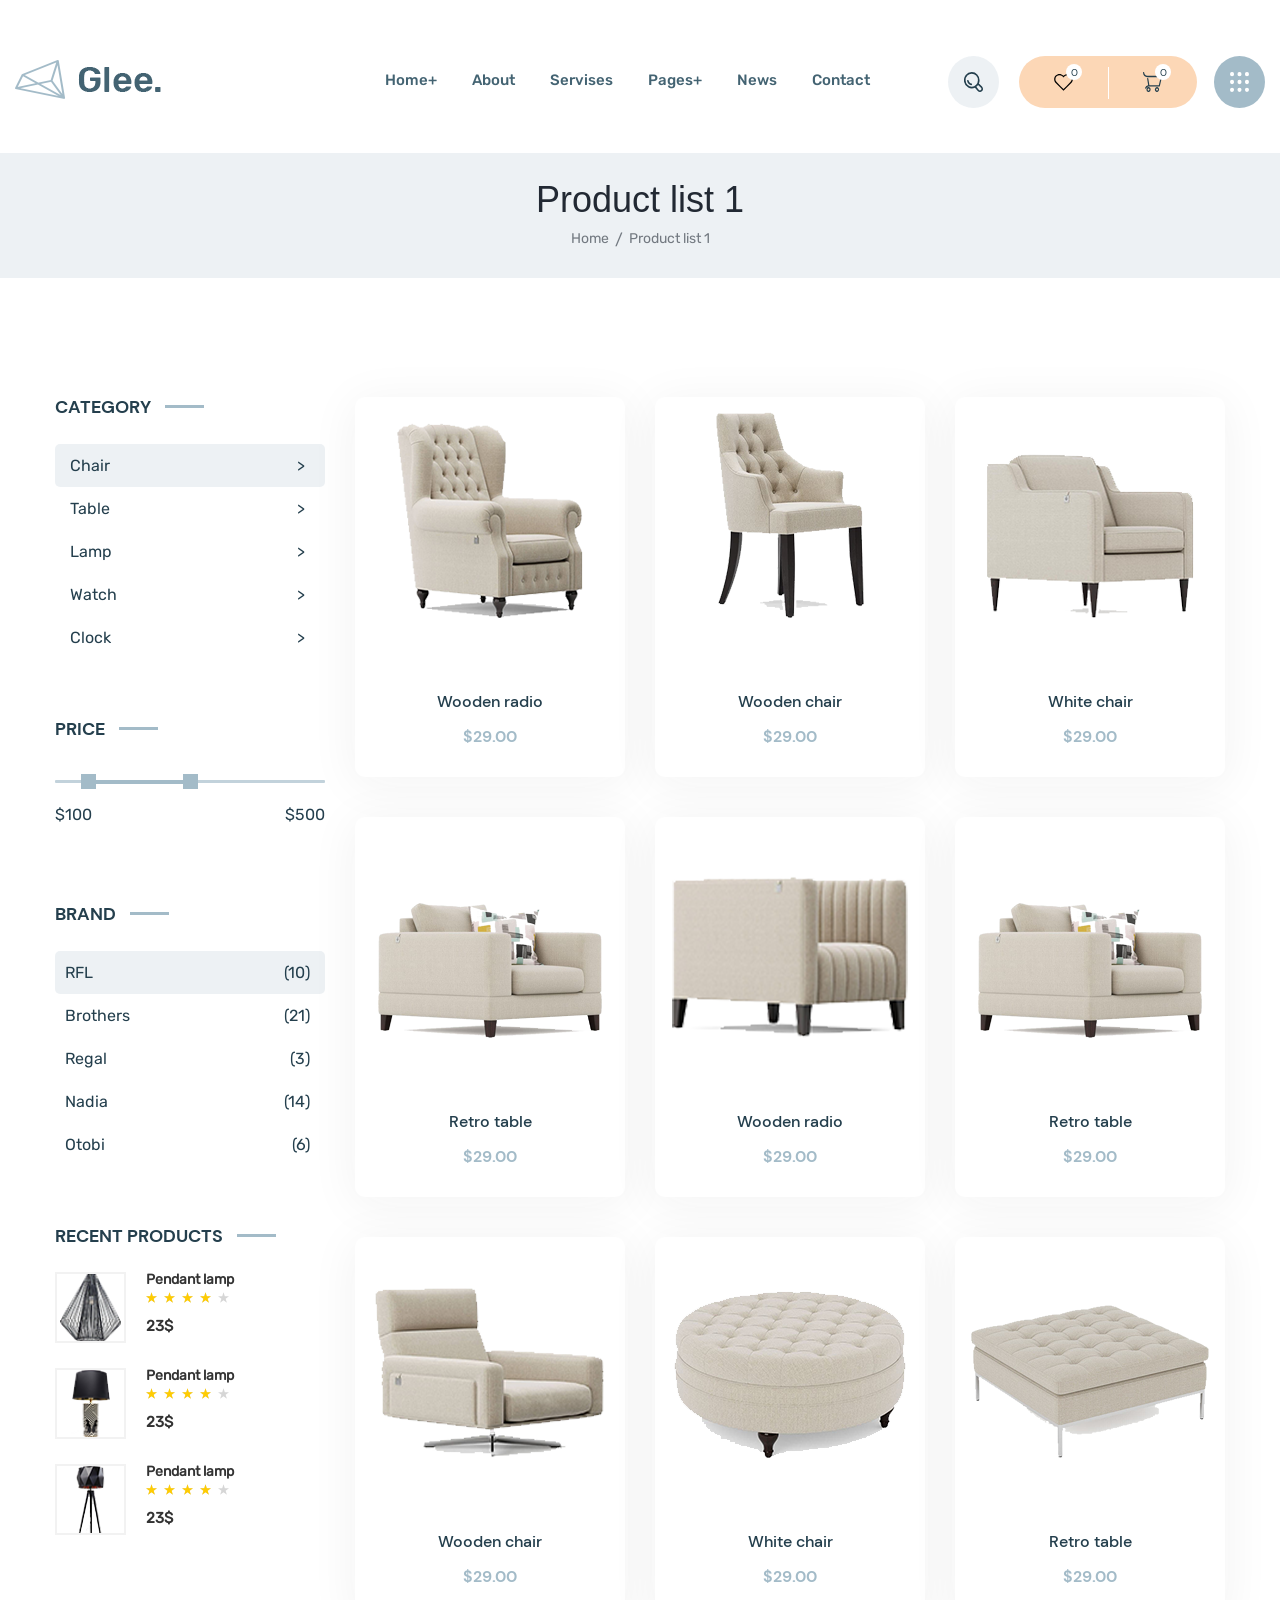
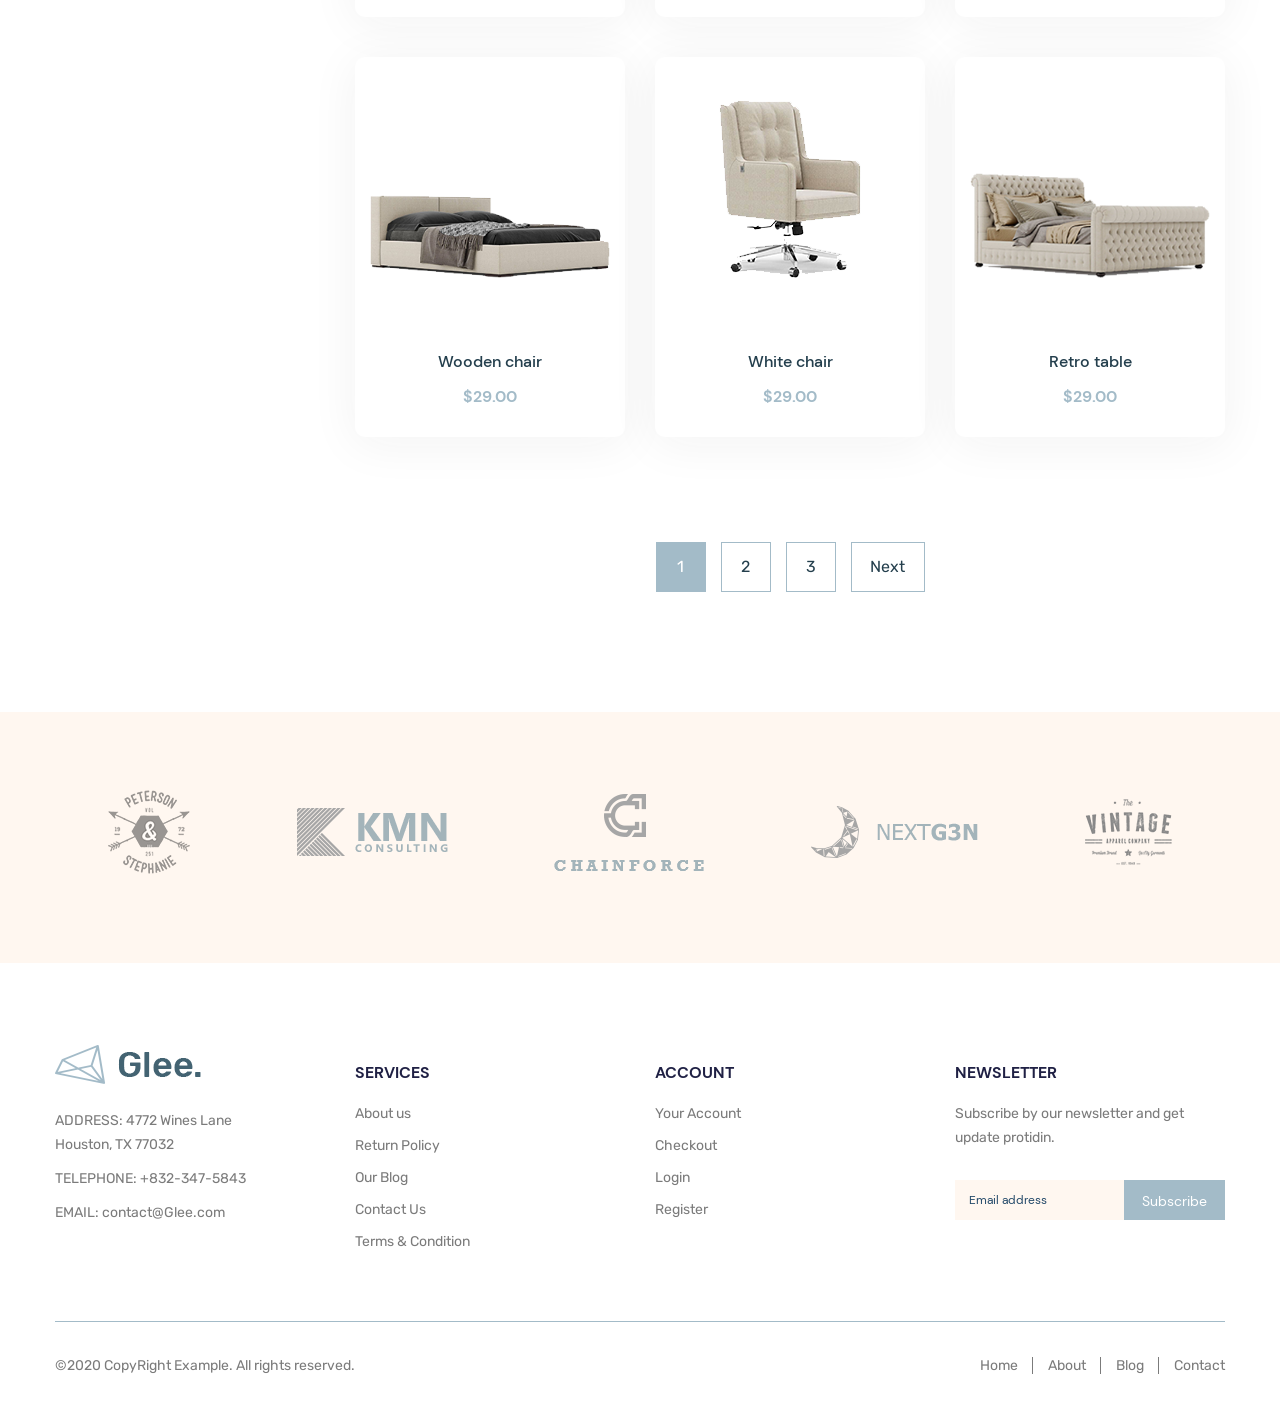
<file: productGrid.html>
<!DOCTYPE html>
<html lang="en">

<head>
  <meta charset="UTF-8">
  <meta http-equiv="X-UA-Compatible" content="IE=edge">
  <meta name="viewport" content="width=device-width, initial-scale=1.0">
  <title>Glee</title>
  <link rel="stylesheet" href="css/productGrid.min.css">
    

</head>

<body>

 <header class="header">
  <div class="container__big">
    <div class="header__inner">
      <a class="logo" href="./index.html">
        <img class="logo__img" src="images/logo.png" alt="Logo." />
      </a>
      <nav class="menu">
        <button class="menu__btn">
          <span></span>
        </button>
        <ul class="menu__list">
          <li class="menu__list-item">
            <a class="menu__list-link" href="./index.html">home+</a>
          </li>
          <li class="menu__list-item">
            <a class="menu__list-link" href="./about.html">about</a>
          </li>
          <li class="menu__list-item">
            <a class="menu__list-link" href="./productGrid.html">servises</a>
          </li>
          <li class="menu__list-item">
            <a class="menu__list-link" href="./productLine.html">pages+</a>
          </li>
          <li class="menu__list-item">
            <a class="menu__list-link" href="./blog.html">news</a>
          </li>
          <li class="menu__list-item">
            <a class="menu__list-link" href="./contacts.html">contact</a>
          </li>
        </ul>
      </nav>
      <div class="user-nav">
        <div class="user-nav__search">
          <a class="user-nav__link" href="#">
            <img
              class="user-nav__icon"
              src="images/icons/search.svg"
              alt="Search button."
            />
          </a>
        </div>
        <div class="user-nav__add">
          <div class="user-nav__add-inner">
            <a class="user-nav__link" href="#">
              <img
                class="user-nav__icon"
                src="images/icons/heart.svg"
                alt="Like button."
              />
              <span class="user-nav__num">0</span>
            </a>
          </div>
          <div class="user-nav__add-inner">
            <a class="user-nav__link" href="#">
              <img
                class="user-nav__icon"
                src="images/icons/cart.svg"
                alt="Buy button."
              />
              <span class="user-nav__num">0</span>
            </a>
          </div>
        </div>
        <div class="user-nav__circle">
          <a class="user-nav__link" href="#">
            <img
              class="user-nav__icon"
              src="images/icons/circle.svg"
              alt="Circle button."
            />
          </a>
        </div>
      </div>
    </div>
  </div>
</header>


  <main class="main">

    <section class="top">
  <div class="container__big">
    <div class="top__inner">
      <h3 class="top__title">Product list 1</h3>
      <div class="breadcrumbs">
        <ul class="breadcrumbs__list">
          <li class="breadcrumbs__item">
            <a class="breadcrumbs__link" href="#">Home</a>
          </li>
          <li class="breadcrumbs__item">
            <span class="breadcrumbs__link" href="#">Product list 1</span>
          </li>
        </ul>
      </div>
    </div>
  </div>
</section>
   

    <section class="product">
      <div class="container">
      
        <div class="product__inner">        

          <div class="product__filter filter">
          
            <div class="filter-category">
  <h4 class="filter__title">CATEGORY</h4>
  <form class="filter-category__form" action="#">
    <label class="filter-category__label">
      <input class="filter-category__input" type="checkbox" checked />
      <div class="filter-category__checkbox">
        <span>Chair</span>
        <span>></span>
      </div>
    </label>
    <label class="filter-category__label">
      <input class="filter-category__input" type="checkbox" />
      <div class="filter-category__checkbox">
        <span>Table</span>
        <span>></span>
      </div>
    </label>
    <label class="filter-category__label">
      <input class="filter-category__input" type="checkbox" />
      <div class="filter-category__checkbox">
        <span>Lamp</span>
        <span>></span>
      </div>
    </label>
    <label class="filter-category__label">
      <input class="filter-category__input" type="checkbox" />
      <div class="filter-category__checkbox">
        <span>Watch</span>
        <span>></span>
      </div>
    </label>
    <label class="filter-category__label">
      <input class="filter-category__input" type="checkbox" />
      <div class="filter-category__checkbox">
        <span>Clock</span>
        <span>></span>
      </div>
    </label>
  </form>
</div>
 
          
            <div class="filter-price">
  <h4 class="filter__title">PRICE</h4>
  <form class="price__form" action="#">
    <input
      class="price__input"
      type="text"
      data-min="0"
      data-max="1000"
      data-from="100"
      data-to="500"
    />
    <label class="price__label">
      <p class="price__sum">$<span class="price__label-from"></span></p>
      <p class="price__sum">$<span class="price__label-to"></span></p>
    </label>
  </form>
</div>
 

            <div class="filter-brand">
  <h4 class="filter__title">BRAND</h4>
  <form class="filter-brand__form" action="#">
    <label class="filter-brand__label">
      <input class="filter-brand__input" type="checkbox" checked />
      <div class="filter-brand__checkbox">
        <span>RFL</span>
        <span>(10)</span>
      </div>
    </label>
    <label class="filter-brand__label">
      <input class="filter-brand__input" type="checkbox" />
      <div class="filter-brand__checkbox">
        <span>Brothers</span>
        <span>(21)</span>
      </div>
    </label>
    <label class="filter-brand__label">
      <input class="filter-brand__input" type="checkbox" />
      <div class="filter-brand__checkbox">
        <span>Regal</span>
        <span>(3)</span>
      </div>
    </label>
    <label class="filter-brand__label">
      <input class="filter-brand__input" type="checkbox" />
      <div class="filter-brand__checkbox">
        <span>Nadia</span>
        <span>(14)</span>
      </div>
    </label>
    <label class="filter-brand__label">
      <input class="filter-brand__input" type="checkbox" />
      <div class="filter-brand__checkbox">
        <span>Otobi</span>
        <span>(6)</span>
      </div>
    </label>
  </form>
</div>
 

            <div class="recent">
  <h4 class="filter__title">RECENT PRODUCTS</h4>
  <div class="recent__inner">
    <div class="recent__box">
      <a class="recent__item" href="#">
        <img
          class="recent__img"
          src="images/recent/1.png"
          alt="Product icon."
        />
      </a>
      <div class="recent__description">
        <a class="recent__description-name" href="#">
          <h6 class="recent__description-title">Pendant lamp</h6>
        </a>
        <div class="star" data-rateyo-rating="4"></div>
        <h5 class="recent__description-sum">23$</h5>
      </div>
    </div>
    <div class="recent__box">
      <a class="recent__item" href="#">
        <img
          class="recent__img"
          src="images/recent/2.png"
          alt="Product icon."
        />
      </a>
      <div class="recent__description">
        <a class="recent__description-name" href="#">
          <h6 class="recent__description-title">Pendant lamp</h6>
        </a>
        <div class="star" data-rateyo-rating="4"></div>
        <h5 class="recent__description-sum">23$</h5>
      </div>
    </div>
    <div class="recent__box">
      <a class="recent__item" href="#">
        <img
          class="recent__img"
          src="images/recent/3.png"
          alt="Product icon."
        />
      </a>
      <div class="recent__description">
        <a class="recent__description-name" href="#">
          <h6 class="recent__description-title">Pendant lamp</h6>
        </a>
        <div class="star" data-rateyo-rating="4"></div>
        <h5 class="recent__description-sum">23$</h5>
      </div>
    </div>
  </div>
</div>
            
                      
          </div>

          <div class="product__content content">
          
           <button class="filter__btn">
  <img
    class="filter__btn-img"
    src="../images/icons/filter.svg"
    alt="Filter button."
  />
</button>
<div class="product__content-inner">
  <div class="products__images products__images-grid">
    <div class="products__images-item">
      <div class="products__images-item__inner">
        <img
          class="products__images-image"
          src="images/prod_week/1.png"
          alt="Products image."
        />
        <div class="customer-pannel">
          <div class="customer-pannel__item">
            <a class="customer-pannel__link" href="#">
              <svg
                xmlns="http://www.w3.org/2000/svg"
                width="20"
                height="20"
                viewBox="0 0 20 20"
              >
                <defs>
                  <style>
                    .cls-1 {
                      fill: #a3bbc8;
                      fill-rule: evenodd;
                    }
                  </style>
                </defs>
                <path
                  id="Forma_1"
                  data-name="Forma 1"
                  class="cls-1"
                  d="M759.45,1579.8l-4.588-4.59a8.827,8.827,0,0,1-2.651,2.65l4.588,4.59A1.874,1.874,0,0,0,759.45,1579.8Zm-4.45-9.3a7.5,7.5,0,1,0-7.5,7.5A7.5,7.5,0,0,0,755,1570.5Zm-7.5,5.62a5.625,5.625,0,1,1,5.625-5.62A5.628,5.628,0,0,1,747.5,1576.12Zm-4.375-5.62h1.25a3.135,3.135,0,0,1,3.125-3.13v-1.25A4.386,4.386,0,0,0,743.125,1570.5Z"
                  transform="translate(-740 -1563)"
                />
              </svg>
            </a>
          </div>
          <div class="customer-pannel__item">
            <button class="customer-pannel__link" type="submit">
              <svg width="22" height="20" viewBox="0 0 22 20">
                <defs>
                  <style>
                    .cls-1 {
                      fill: #a3bbc8;
                      fill-rule: evenodd;
                    }
                  </style>
                </defs>
                <path
                  id="Forma_1"
                  data-name="Forma 1"
                  class="cls-1"
                  d="M800.814,1564.63h2.333l3.323,12.04a0.812,0.812,0,0,0,.787.59h10.214a0.821,0.821,0,0,0,.746-0.48l3.717-8.56a0.836,0.836,0,0,0-.068-0.78,0.813,0.813,0,0,0-.678-0.37H809.9a0.82,0.82,0,0,0,0,1.64H819.94l-3.011,6.92h-9.062l-3.323-12.03a0.808,0.808,0,0,0-.787-0.6h-2.943A0.815,0.815,0,0,0,800.814,1564.63Zm5.67,18.37a1.85,1.85,0,1,0-1.845-1.85A1.85,1.85,0,0,0,806.484,1583Zm11.53,0h0.135A1.907,1.907,0,1,0,818.014,1583Z"
                  transform="translate(-800 -1563)"
                />
              </svg>
            </button>
          </div>
          <div class="customer-pannel__item">
            <button class="customer-pannel__link" type="submit">
              <svg width="22" height="18" viewBox="0 0 22 18">
                <defs>
                  <style>
                    .cls-1 {
                      fill: #a3bbc8;
                      fill-rule: evenodd;
                    }
                  </style>
                </defs>
                <path
                  id="Forma_1"
                  data-name="Forma 1"
                  class="cls-1"
                  d="M882.99,1569.82a6.208,6.208,0,0,0-1.849-4.1A5.871,5.871,0,0,0,877,1564c-2.311,0-3.948,1.78-4.827,2.74a2.156,2.156,0,0,1-.156.17l-0.083-.09c-0.8-.92-2.476-2.82-4.938-2.82a5.873,5.873,0,0,0-4.139,1.72,6.208,6.208,0,0,0-1.849,4.1,6.845,6.845,0,0,0,1.271,4.34,29.307,29.307,0,0,0,4.763,4.75c1.705,1.41,3.95,3.09,4.965,3.09,1.032,0,3.269-1.68,4.965-3.09a29.234,29.234,0,0,0,4.746-4.75A6.935,6.935,0,0,0,882.99,1569.82Zm-2.376,3.61a27,27,0,0,1-4.431,4.42c-2.406,2-3.831,2.79-4.172,2.82-0.342-.03-1.77-0.83-4.188-2.84a26.78,26.78,0,0,1-4.437-4.4,5.6,5.6,0,0,1-1.054-3.54,4.807,4.807,0,0,1,4.666-4.57c1.863,0,3.216,1.54,3.943,2.37a1.52,1.52,0,0,0,1.059.76,1.731,1.731,0,0,0,1.151-.81c0.794-.87,2.122-2.32,3.851-2.32a4.807,4.807,0,0,1,4.666,4.57A5.528,5.528,0,0,1,880.614,1573.43Z"
                  transform="translate(-861 -1564)"
                />
              </svg>
            </button>
          </div>
        </div>
        <h5 class="products__images-name">Wooden radio</h5>
        <p class="products__images-price">$29.00</p>
      </div>
    </div>
    <div class="products__images-item">
      <div class="products__images-item__inner">
        <img
          class="products__images-image"
          src="images/prod_week/2.png"
          alt="Products image."
        />
        <div class="customer-pannel">
          <div class="customer-pannel__item">
            <a class="customer-pannel__link" href="#">
              <svg
                xmlns="http://www.w3.org/2000/svg"
                width="20"
                height="20"
                viewBox="0 0 20 20"
              >
                <defs>
                  <style>
                    .cls-1 {
                      fill: #a3bbc8;
                      fill-rule: evenodd;
                    }
                  </style>
                </defs>
                <path
                  id="Forma_1"
                  data-name="Forma 1"
                  class="cls-1"
                  d="M759.45,1579.8l-4.588-4.59a8.827,8.827,0,0,1-2.651,2.65l4.588,4.59A1.874,1.874,0,0,0,759.45,1579.8Zm-4.45-9.3a7.5,7.5,0,1,0-7.5,7.5A7.5,7.5,0,0,0,755,1570.5Zm-7.5,5.62a5.625,5.625,0,1,1,5.625-5.62A5.628,5.628,0,0,1,747.5,1576.12Zm-4.375-5.62h1.25a3.135,3.135,0,0,1,3.125-3.13v-1.25A4.386,4.386,0,0,0,743.125,1570.5Z"
                  transform="translate(-740 -1563)"
                />
              </svg>
            </a>
          </div>
          <div class="customer-pannel__item">
            <button class="customer-pannel__link" type="submit">
              <svg width="22" height="20" viewBox="0 0 22 20">
                <defs>
                  <style>
                    .cls-1 {
                      fill: #a3bbc8;
                      fill-rule: evenodd;
                    }
                  </style>
                </defs>
                <path
                  id="Forma_1"
                  data-name="Forma 1"
                  class="cls-1"
                  d="M800.814,1564.63h2.333l3.323,12.04a0.812,0.812,0,0,0,.787.59h10.214a0.821,0.821,0,0,0,.746-0.48l3.717-8.56a0.836,0.836,0,0,0-.068-0.78,0.813,0.813,0,0,0-.678-0.37H809.9a0.82,0.82,0,0,0,0,1.64H819.94l-3.011,6.92h-9.062l-3.323-12.03a0.808,0.808,0,0,0-.787-0.6h-2.943A0.815,0.815,0,0,0,800.814,1564.63Zm5.67,18.37a1.85,1.85,0,1,0-1.845-1.85A1.85,1.85,0,0,0,806.484,1583Zm11.53,0h0.135A1.907,1.907,0,1,0,818.014,1583Z"
                  transform="translate(-800 -1563)"
                />
              </svg>
            </button>
          </div>
          <div class="customer-pannel__item">
            <button class="customer-pannel__link" type="submit">
              <svg width="22" height="18" viewBox="0 0 22 18">
                <defs>
                  <style>
                    .cls-1 {
                      fill: #a3bbc8;
                      fill-rule: evenodd;
                    }
                  </style>
                </defs>
                <path
                  id="Forma_1"
                  data-name="Forma 1"
                  class="cls-1"
                  d="M882.99,1569.82a6.208,6.208,0,0,0-1.849-4.1A5.871,5.871,0,0,0,877,1564c-2.311,0-3.948,1.78-4.827,2.74a2.156,2.156,0,0,1-.156.17l-0.083-.09c-0.8-.92-2.476-2.82-4.938-2.82a5.873,5.873,0,0,0-4.139,1.72,6.208,6.208,0,0,0-1.849,4.1,6.845,6.845,0,0,0,1.271,4.34,29.307,29.307,0,0,0,4.763,4.75c1.705,1.41,3.95,3.09,4.965,3.09,1.032,0,3.269-1.68,4.965-3.09a29.234,29.234,0,0,0,4.746-4.75A6.935,6.935,0,0,0,882.99,1569.82Zm-2.376,3.61a27,27,0,0,1-4.431,4.42c-2.406,2-3.831,2.79-4.172,2.82-0.342-.03-1.77-0.83-4.188-2.84a26.78,26.78,0,0,1-4.437-4.4,5.6,5.6,0,0,1-1.054-3.54,4.807,4.807,0,0,1,4.666-4.57c1.863,0,3.216,1.54,3.943,2.37a1.52,1.52,0,0,0,1.059.76,1.731,1.731,0,0,0,1.151-.81c0.794-.87,2.122-2.32,3.851-2.32a4.807,4.807,0,0,1,4.666,4.57A5.528,5.528,0,0,1,880.614,1573.43Z"
                  transform="translate(-861 -1564)"
                />
              </svg>
            </button>
          </div>
        </div>
        <h5 class="products__images-name">Wooden chair</h5>
        <p class="products__images-price">$29.00</p>
      </div>
    </div>
    <div class="products__images-item">
      <div class="products__images-item__inner">
        <img
          class="products__images-image"
          src="images/prod_week/3.png"
          alt="Products image."
        />
        <div class="customer-pannel">
          <div class="customer-pannel__item">
            <a class="customer-pannel__link" href="#">
              <svg
                xmlns="http://www.w3.org/2000/svg"
                width="20"
                height="20"
                viewBox="0 0 20 20"
              >
                <defs>
                  <style>
                    .cls-1 {
                      fill: #a3bbc8;
                      fill-rule: evenodd;
                    }
                  </style>
                </defs>
                <path
                  id="Forma_1"
                  data-name="Forma 1"
                  class="cls-1"
                  d="M759.45,1579.8l-4.588-4.59a8.827,8.827,0,0,1-2.651,2.65l4.588,4.59A1.874,1.874,0,0,0,759.45,1579.8Zm-4.45-9.3a7.5,7.5,0,1,0-7.5,7.5A7.5,7.5,0,0,0,755,1570.5Zm-7.5,5.62a5.625,5.625,0,1,1,5.625-5.62A5.628,5.628,0,0,1,747.5,1576.12Zm-4.375-5.62h1.25a3.135,3.135,0,0,1,3.125-3.13v-1.25A4.386,4.386,0,0,0,743.125,1570.5Z"
                  transform="translate(-740 -1563)"
                />
              </svg>
            </a>
          </div>
          <div class="customer-pannel__item">
            <button class="customer-pannel__link" type="submit">
              <svg width="22" height="20" viewBox="0 0 22 20">
                <defs>
                  <style>
                    .cls-1 {
                      fill: #a3bbc8;
                      fill-rule: evenodd;
                    }
                  </style>
                </defs>
                <path
                  id="Forma_1"
                  data-name="Forma 1"
                  class="cls-1"
                  d="M800.814,1564.63h2.333l3.323,12.04a0.812,0.812,0,0,0,.787.59h10.214a0.821,0.821,0,0,0,.746-0.48l3.717-8.56a0.836,0.836,0,0,0-.068-0.78,0.813,0.813,0,0,0-.678-0.37H809.9a0.82,0.82,0,0,0,0,1.64H819.94l-3.011,6.92h-9.062l-3.323-12.03a0.808,0.808,0,0,0-.787-0.6h-2.943A0.815,0.815,0,0,0,800.814,1564.63Zm5.67,18.37a1.85,1.85,0,1,0-1.845-1.85A1.85,1.85,0,0,0,806.484,1583Zm11.53,0h0.135A1.907,1.907,0,1,0,818.014,1583Z"
                  transform="translate(-800 -1563)"
                />
              </svg>
            </button>
          </div>
          <div class="customer-pannel__item">
            <button class="customer-pannel__link" type="submit">
              <svg width="22" height="18" viewBox="0 0 22 18">
                <defs>
                  <style>
                    .cls-1 {
                      fill: #a3bbc8;
                      fill-rule: evenodd;
                    }
                  </style>
                </defs>
                <path
                  id="Forma_1"
                  data-name="Forma 1"
                  class="cls-1"
                  d="M882.99,1569.82a6.208,6.208,0,0,0-1.849-4.1A5.871,5.871,0,0,0,877,1564c-2.311,0-3.948,1.78-4.827,2.74a2.156,2.156,0,0,1-.156.17l-0.083-.09c-0.8-.92-2.476-2.82-4.938-2.82a5.873,5.873,0,0,0-4.139,1.72,6.208,6.208,0,0,0-1.849,4.1,6.845,6.845,0,0,0,1.271,4.34,29.307,29.307,0,0,0,4.763,4.75c1.705,1.41,3.95,3.09,4.965,3.09,1.032,0,3.269-1.68,4.965-3.09a29.234,29.234,0,0,0,4.746-4.75A6.935,6.935,0,0,0,882.99,1569.82Zm-2.376,3.61a27,27,0,0,1-4.431,4.42c-2.406,2-3.831,2.79-4.172,2.82-0.342-.03-1.77-0.83-4.188-2.84a26.78,26.78,0,0,1-4.437-4.4,5.6,5.6,0,0,1-1.054-3.54,4.807,4.807,0,0,1,4.666-4.57c1.863,0,3.216,1.54,3.943,2.37a1.52,1.52,0,0,0,1.059.76,1.731,1.731,0,0,0,1.151-.81c0.794-.87,2.122-2.32,3.851-2.32a4.807,4.807,0,0,1,4.666,4.57A5.528,5.528,0,0,1,880.614,1573.43Z"
                  transform="translate(-861 -1564)"
                />
              </svg>
            </button>
          </div>
        </div>
        <h5 class="products__images-name">White chair</h5>
        <p class="products__images-price">$29.00</p>
      </div>
    </div>
    <div class="products__images-item">
      <div class="products__images-item__inner">
        <img
          class="products__images-image"
          src="images/prod_week/4.png"
          alt="Products image."
        />
        <div class="customer-pannel">
          <div class="customer-pannel__item">
            <a class="customer-pannel__link" href="#">
              <svg
                xmlns="http://www.w3.org/2000/svg"
                width="20"
                height="20"
                viewBox="0 0 20 20"
              >
                <defs>
                  <style>
                    .cls-1 {
                      fill: #a3bbc8;
                      fill-rule: evenodd;
                    }
                  </style>
                </defs>
                <path
                  id="Forma_1"
                  data-name="Forma 1"
                  class="cls-1"
                  d="M759.45,1579.8l-4.588-4.59a8.827,8.827,0,0,1-2.651,2.65l4.588,4.59A1.874,1.874,0,0,0,759.45,1579.8Zm-4.45-9.3a7.5,7.5,0,1,0-7.5,7.5A7.5,7.5,0,0,0,755,1570.5Zm-7.5,5.62a5.625,5.625,0,1,1,5.625-5.62A5.628,5.628,0,0,1,747.5,1576.12Zm-4.375-5.62h1.25a3.135,3.135,0,0,1,3.125-3.13v-1.25A4.386,4.386,0,0,0,743.125,1570.5Z"
                  transform="translate(-740 -1563)"
                />
              </svg>
            </a>
          </div>
          <div class="customer-pannel__item">
            <button class="customer-pannel__link" type="submit">
              <svg width="22" height="20" viewBox="0 0 22 20">
                <defs>
                  <style>
                    .cls-1 {
                      fill: #a3bbc8;
                      fill-rule: evenodd;
                    }
                  </style>
                </defs>
                <path
                  id="Forma_1"
                  data-name="Forma 1"
                  class="cls-1"
                  d="M800.814,1564.63h2.333l3.323,12.04a0.812,0.812,0,0,0,.787.59h10.214a0.821,0.821,0,0,0,.746-0.48l3.717-8.56a0.836,0.836,0,0,0-.068-0.78,0.813,0.813,0,0,0-.678-0.37H809.9a0.82,0.82,0,0,0,0,1.64H819.94l-3.011,6.92h-9.062l-3.323-12.03a0.808,0.808,0,0,0-.787-0.6h-2.943A0.815,0.815,0,0,0,800.814,1564.63Zm5.67,18.37a1.85,1.85,0,1,0-1.845-1.85A1.85,1.85,0,0,0,806.484,1583Zm11.53,0h0.135A1.907,1.907,0,1,0,818.014,1583Z"
                  transform="translate(-800 -1563)"
                />
              </svg>
            </button>
          </div>
          <div class="customer-pannel__item">
            <button class="customer-pannel__link" type="submit">
              <svg width="22" height="18" viewBox="0 0 22 18">
                <defs>
                  <style>
                    .cls-1 {
                      fill: #a3bbc8;
                      fill-rule: evenodd;
                    }
                  </style>
                </defs>
                <path
                  id="Forma_1"
                  data-name="Forma 1"
                  class="cls-1"
                  d="M882.99,1569.82a6.208,6.208,0,0,0-1.849-4.1A5.871,5.871,0,0,0,877,1564c-2.311,0-3.948,1.78-4.827,2.74a2.156,2.156,0,0,1-.156.17l-0.083-.09c-0.8-.92-2.476-2.82-4.938-2.82a5.873,5.873,0,0,0-4.139,1.72,6.208,6.208,0,0,0-1.849,4.1,6.845,6.845,0,0,0,1.271,4.34,29.307,29.307,0,0,0,4.763,4.75c1.705,1.41,3.95,3.09,4.965,3.09,1.032,0,3.269-1.68,4.965-3.09a29.234,29.234,0,0,0,4.746-4.75A6.935,6.935,0,0,0,882.99,1569.82Zm-2.376,3.61a27,27,0,0,1-4.431,4.42c-2.406,2-3.831,2.79-4.172,2.82-0.342-.03-1.77-0.83-4.188-2.84a26.78,26.78,0,0,1-4.437-4.4,5.6,5.6,0,0,1-1.054-3.54,4.807,4.807,0,0,1,4.666-4.57c1.863,0,3.216,1.54,3.943,2.37a1.52,1.52,0,0,0,1.059.76,1.731,1.731,0,0,0,1.151-.81c0.794-.87,2.122-2.32,3.851-2.32a4.807,4.807,0,0,1,4.666,4.57A5.528,5.528,0,0,1,880.614,1573.43Z"
                  transform="translate(-861 -1564)"
                />
              </svg>
            </button>
          </div>
        </div>
        <h5 class="products__images-name">Retro table</h5>
        <p class="products__images-price">$29.00</p>
      </div>
    </div>
    <div class="products__images-item">
      <div class="products__images-item__inner">
        <img
          class="products__images-image"
          src="images/prod_week/5.png"
          alt="Products image."
        />
        <div class="customer-pannel">
          <div class="customer-pannel__item">
            <a class="customer-pannel__link" href="#">
              <svg
                xmlns="http://www.w3.org/2000/svg"
                width="20"
                height="20"
                viewBox="0 0 20 20"
              >
                <defs>
                  <style>
                    .cls-1 {
                      fill: #a3bbc8;
                      fill-rule: evenodd;
                    }
                  </style>
                </defs>
                <path
                  id="Forma_1"
                  data-name="Forma 1"
                  class="cls-1"
                  d="M759.45,1579.8l-4.588-4.59a8.827,8.827,0,0,1-2.651,2.65l4.588,4.59A1.874,1.874,0,0,0,759.45,1579.8Zm-4.45-9.3a7.5,7.5,0,1,0-7.5,7.5A7.5,7.5,0,0,0,755,1570.5Zm-7.5,5.62a5.625,5.625,0,1,1,5.625-5.62A5.628,5.628,0,0,1,747.5,1576.12Zm-4.375-5.62h1.25a3.135,3.135,0,0,1,3.125-3.13v-1.25A4.386,4.386,0,0,0,743.125,1570.5Z"
                  transform="translate(-740 -1563)"
                />
              </svg>
            </a>
          </div>
          <div class="customer-pannel__item">
            <button class="customer-pannel__link" type="submit">
              <svg width="22" height="20" viewBox="0 0 22 20">
                <defs>
                  <style>
                    .cls-1 {
                      fill: #a3bbc8;
                      fill-rule: evenodd;
                    }
                  </style>
                </defs>
                <path
                  id="Forma_1"
                  data-name="Forma 1"
                  class="cls-1"
                  d="M800.814,1564.63h2.333l3.323,12.04a0.812,0.812,0,0,0,.787.59h10.214a0.821,0.821,0,0,0,.746-0.48l3.717-8.56a0.836,0.836,0,0,0-.068-0.78,0.813,0.813,0,0,0-.678-0.37H809.9a0.82,0.82,0,0,0,0,1.64H819.94l-3.011,6.92h-9.062l-3.323-12.03a0.808,0.808,0,0,0-.787-0.6h-2.943A0.815,0.815,0,0,0,800.814,1564.63Zm5.67,18.37a1.85,1.85,0,1,0-1.845-1.85A1.85,1.85,0,0,0,806.484,1583Zm11.53,0h0.135A1.907,1.907,0,1,0,818.014,1583Z"
                  transform="translate(-800 -1563)"
                />
              </svg>
            </button>
          </div>
          <div class="customer-pannel__item">
            <button class="customer-pannel__link" type="submit">
              <svg width="22" height="18" viewBox="0 0 22 18">
                <defs>
                  <style>
                    .cls-1 {
                      fill: #a3bbc8;
                      fill-rule: evenodd;
                    }
                  </style>
                </defs>
                <path
                  id="Forma_1"
                  data-name="Forma 1"
                  class="cls-1"
                  d="M882.99,1569.82a6.208,6.208,0,0,0-1.849-4.1A5.871,5.871,0,0,0,877,1564c-2.311,0-3.948,1.78-4.827,2.74a2.156,2.156,0,0,1-.156.17l-0.083-.09c-0.8-.92-2.476-2.82-4.938-2.82a5.873,5.873,0,0,0-4.139,1.72,6.208,6.208,0,0,0-1.849,4.1,6.845,6.845,0,0,0,1.271,4.34,29.307,29.307,0,0,0,4.763,4.75c1.705,1.41,3.95,3.09,4.965,3.09,1.032,0,3.269-1.68,4.965-3.09a29.234,29.234,0,0,0,4.746-4.75A6.935,6.935,0,0,0,882.99,1569.82Zm-2.376,3.61a27,27,0,0,1-4.431,4.42c-2.406,2-3.831,2.79-4.172,2.82-0.342-.03-1.77-0.83-4.188-2.84a26.78,26.78,0,0,1-4.437-4.4,5.6,5.6,0,0,1-1.054-3.54,4.807,4.807,0,0,1,4.666-4.57c1.863,0,3.216,1.54,3.943,2.37a1.52,1.52,0,0,0,1.059.76,1.731,1.731,0,0,0,1.151-.81c0.794-.87,2.122-2.32,3.851-2.32a4.807,4.807,0,0,1,4.666,4.57A5.528,5.528,0,0,1,880.614,1573.43Z"
                  transform="translate(-861 -1564)"
                />
              </svg>
            </button>
          </div>
        </div>
        <h5 class="products__images-name">Wooden radio</h5>
        <p class="products__images-price">$29.00</p>
      </div>
    </div>
    <div class="products__images-item">
      <div class="products__images-item__inner">
        <img
          class="products__images-image"
          src="images/prod_week/4.png"
          alt="Products image."
        />
        <div class="customer-pannel">
          <div class="customer-pannel__item">
            <a class="customer-pannel__link" href="#">
              <svg
                xmlns="http://www.w3.org/2000/svg"
                width="20"
                height="20"
                viewBox="0 0 20 20"
              >
                <defs>
                  <style>
                    .cls-1 {
                      fill: #a3bbc8;
                      fill-rule: evenodd;
                    }
                  </style>
                </defs>
                <path
                  id="Forma_1"
                  data-name="Forma 1"
                  class="cls-1"
                  d="M759.45,1579.8l-4.588-4.59a8.827,8.827,0,0,1-2.651,2.65l4.588,4.59A1.874,1.874,0,0,0,759.45,1579.8Zm-4.45-9.3a7.5,7.5,0,1,0-7.5,7.5A7.5,7.5,0,0,0,755,1570.5Zm-7.5,5.62a5.625,5.625,0,1,1,5.625-5.62A5.628,5.628,0,0,1,747.5,1576.12Zm-4.375-5.62h1.25a3.135,3.135,0,0,1,3.125-3.13v-1.25A4.386,4.386,0,0,0,743.125,1570.5Z"
                  transform="translate(-740 -1563)"
                />
              </svg>
            </a>
          </div>
          <div class="customer-pannel__item">
            <button class="customer-pannel__link" type="submit">
              <svg width="22" height="20" viewBox="0 0 22 20">
                <defs>
                  <style>
                    .cls-1 {
                      fill: #a3bbc8;
                      fill-rule: evenodd;
                    }
                  </style>
                </defs>
                <path
                  id="Forma_1"
                  data-name="Forma 1"
                  class="cls-1"
                  d="M800.814,1564.63h2.333l3.323,12.04a0.812,0.812,0,0,0,.787.59h10.214a0.821,0.821,0,0,0,.746-0.48l3.717-8.56a0.836,0.836,0,0,0-.068-0.78,0.813,0.813,0,0,0-.678-0.37H809.9a0.82,0.82,0,0,0,0,1.64H819.94l-3.011,6.92h-9.062l-3.323-12.03a0.808,0.808,0,0,0-.787-0.6h-2.943A0.815,0.815,0,0,0,800.814,1564.63Zm5.67,18.37a1.85,1.85,0,1,0-1.845-1.85A1.85,1.85,0,0,0,806.484,1583Zm11.53,0h0.135A1.907,1.907,0,1,0,818.014,1583Z"
                  transform="translate(-800 -1563)"
                />
              </svg>
            </button>
          </div>
          <div class="customer-pannel__item">
            <button class="customer-pannel__link" type="submit">
              <svg width="22" height="18" viewBox="0 0 22 18">
                <defs>
                  <style>
                    .cls-1 {
                      fill: #a3bbc8;
                      fill-rule: evenodd;
                    }
                  </style>
                </defs>
                <path
                  id="Forma_1"
                  data-name="Forma 1"
                  class="cls-1"
                  d="M882.99,1569.82a6.208,6.208,0,0,0-1.849-4.1A5.871,5.871,0,0,0,877,1564c-2.311,0-3.948,1.78-4.827,2.74a2.156,2.156,0,0,1-.156.17l-0.083-.09c-0.8-.92-2.476-2.82-4.938-2.82a5.873,5.873,0,0,0-4.139,1.72,6.208,6.208,0,0,0-1.849,4.1,6.845,6.845,0,0,0,1.271,4.34,29.307,29.307,0,0,0,4.763,4.75c1.705,1.41,3.95,3.09,4.965,3.09,1.032,0,3.269-1.68,4.965-3.09a29.234,29.234,0,0,0,4.746-4.75A6.935,6.935,0,0,0,882.99,1569.82Zm-2.376,3.61a27,27,0,0,1-4.431,4.42c-2.406,2-3.831,2.79-4.172,2.82-0.342-.03-1.77-0.83-4.188-2.84a26.78,26.78,0,0,1-4.437-4.4,5.6,5.6,0,0,1-1.054-3.54,4.807,4.807,0,0,1,4.666-4.57c1.863,0,3.216,1.54,3.943,2.37a1.52,1.52,0,0,0,1.059.76,1.731,1.731,0,0,0,1.151-.81c0.794-.87,2.122-2.32,3.851-2.32a4.807,4.807,0,0,1,4.666,4.57A5.528,5.528,0,0,1,880.614,1573.43Z"
                  transform="translate(-861 -1564)"
                />
              </svg>
            </button>
          </div>
        </div>
        <h5 class="products__images-name">Retro table</h5>
        <p class="products__images-price">$29.00</p>
      </div>
    </div>
    <div class="products__images-item">
      <div class="products__images-item__inner">
        <img
          class="products__images-image"
          src="images/prod_week/6.png"
          alt="Products image."
        />
        <div class="customer-pannel">
          <div class="customer-pannel__item">
            <a class="customer-pannel__link" href="#">
              <svg
                xmlns="http://www.w3.org/2000/svg"
                width="20"
                height="20"
                viewBox="0 0 20 20"
              >
                <defs>
                  <style>
                    .cls-1 {
                      fill: #a3bbc8;
                      fill-rule: evenodd;
                    }
                  </style>
                </defs>
                <path
                  id="Forma_1"
                  data-name="Forma 1"
                  class="cls-1"
                  d="M759.45,1579.8l-4.588-4.59a8.827,8.827,0,0,1-2.651,2.65l4.588,4.59A1.874,1.874,0,0,0,759.45,1579.8Zm-4.45-9.3a7.5,7.5,0,1,0-7.5,7.5A7.5,7.5,0,0,0,755,1570.5Zm-7.5,5.62a5.625,5.625,0,1,1,5.625-5.62A5.628,5.628,0,0,1,747.5,1576.12Zm-4.375-5.62h1.25a3.135,3.135,0,0,1,3.125-3.13v-1.25A4.386,4.386,0,0,0,743.125,1570.5Z"
                  transform="translate(-740 -1563)"
                />
              </svg>
            </a>
          </div>
          <div class="customer-pannel__item">
            <button class="customer-pannel__link" type="submit">
              <svg width="22" height="20" viewBox="0 0 22 20">
                <defs>
                  <style>
                    .cls-1 {
                      fill: #a3bbc8;
                      fill-rule: evenodd;
                    }
                  </style>
                </defs>
                <path
                  id="Forma_1"
                  data-name="Forma 1"
                  class="cls-1"
                  d="M800.814,1564.63h2.333l3.323,12.04a0.812,0.812,0,0,0,.787.59h10.214a0.821,0.821,0,0,0,.746-0.48l3.717-8.56a0.836,0.836,0,0,0-.068-0.78,0.813,0.813,0,0,0-.678-0.37H809.9a0.82,0.82,0,0,0,0,1.64H819.94l-3.011,6.92h-9.062l-3.323-12.03a0.808,0.808,0,0,0-.787-0.6h-2.943A0.815,0.815,0,0,0,800.814,1564.63Zm5.67,18.37a1.85,1.85,0,1,0-1.845-1.85A1.85,1.85,0,0,0,806.484,1583Zm11.53,0h0.135A1.907,1.907,0,1,0,818.014,1583Z"
                  transform="translate(-800 -1563)"
                />
              </svg>
            </button>
          </div>
          <div class="customer-pannel__item">
            <button class="customer-pannel__link" type="submit">
              <svg width="22" height="18" viewBox="0 0 22 18">
                <defs>
                  <style>
                    .cls-1 {
                      fill: #a3bbc8;
                      fill-rule: evenodd;
                    }
                  </style>
                </defs>
                <path
                  id="Forma_1"
                  data-name="Forma 1"
                  class="cls-1"
                  d="M882.99,1569.82a6.208,6.208,0,0,0-1.849-4.1A5.871,5.871,0,0,0,877,1564c-2.311,0-3.948,1.78-4.827,2.74a2.156,2.156,0,0,1-.156.17l-0.083-.09c-0.8-.92-2.476-2.82-4.938-2.82a5.873,5.873,0,0,0-4.139,1.72,6.208,6.208,0,0,0-1.849,4.1,6.845,6.845,0,0,0,1.271,4.34,29.307,29.307,0,0,0,4.763,4.75c1.705,1.41,3.95,3.09,4.965,3.09,1.032,0,3.269-1.68,4.965-3.09a29.234,29.234,0,0,0,4.746-4.75A6.935,6.935,0,0,0,882.99,1569.82Zm-2.376,3.61a27,27,0,0,1-4.431,4.42c-2.406,2-3.831,2.79-4.172,2.82-0.342-.03-1.77-0.83-4.188-2.84a26.78,26.78,0,0,1-4.437-4.4,5.6,5.6,0,0,1-1.054-3.54,4.807,4.807,0,0,1,4.666-4.57c1.863,0,3.216,1.54,3.943,2.37a1.52,1.52,0,0,0,1.059.76,1.731,1.731,0,0,0,1.151-.81c0.794-.87,2.122-2.32,3.851-2.32a4.807,4.807,0,0,1,4.666,4.57A5.528,5.528,0,0,1,880.614,1573.43Z"
                  transform="translate(-861 -1564)"
                />
              </svg>
            </button>
          </div>
        </div>
        <h5 class="products__images-name">Wooden chair</h5>
        <p class="products__images-price">$29.00</p>
      </div>
    </div>
    <div class="products__images-item">
      <div class="products__images-item__inner">
        <img
          class="products__images-image"
          src="images/prod_week/7.png"
          alt="Products image."
        />
        <div class="customer-pannel">
          <div class="customer-pannel__item">
            <a class="customer-pannel__link" href="#">
              <svg
                xmlns="http://www.w3.org/2000/svg"
                width="20"
                height="20"
                viewBox="0 0 20 20"
              >
                <defs>
                  <style>
                    .cls-1 {
                      fill: #a3bbc8;
                      fill-rule: evenodd;
                    }
                  </style>
                </defs>
                <path
                  id="Forma_1"
                  data-name="Forma 1"
                  class="cls-1"
                  d="M759.45,1579.8l-4.588-4.59a8.827,8.827,0,0,1-2.651,2.65l4.588,4.59A1.874,1.874,0,0,0,759.45,1579.8Zm-4.45-9.3a7.5,7.5,0,1,0-7.5,7.5A7.5,7.5,0,0,0,755,1570.5Zm-7.5,5.62a5.625,5.625,0,1,1,5.625-5.62A5.628,5.628,0,0,1,747.5,1576.12Zm-4.375-5.62h1.25a3.135,3.135,0,0,1,3.125-3.13v-1.25A4.386,4.386,0,0,0,743.125,1570.5Z"
                  transform="translate(-740 -1563)"
                />
              </svg>
            </a>
          </div>
          <div class="customer-pannel__item">
            <button class="customer-pannel__link" type="submit">
              <svg width="22" height="20" viewBox="0 0 22 20">
                <defs>
                  <style>
                    .cls-1 {
                      fill: #a3bbc8;
                      fill-rule: evenodd;
                    }
                  </style>
                </defs>
                <path
                  id="Forma_1"
                  data-name="Forma 1"
                  class="cls-1"
                  d="M800.814,1564.63h2.333l3.323,12.04a0.812,0.812,0,0,0,.787.59h10.214a0.821,0.821,0,0,0,.746-0.48l3.717-8.56a0.836,0.836,0,0,0-.068-0.78,0.813,0.813,0,0,0-.678-0.37H809.9a0.82,0.82,0,0,0,0,1.64H819.94l-3.011,6.92h-9.062l-3.323-12.03a0.808,0.808,0,0,0-.787-0.6h-2.943A0.815,0.815,0,0,0,800.814,1564.63Zm5.67,18.37a1.85,1.85,0,1,0-1.845-1.85A1.85,1.85,0,0,0,806.484,1583Zm11.53,0h0.135A1.907,1.907,0,1,0,818.014,1583Z"
                  transform="translate(-800 -1563)"
                />
              </svg>
            </button>
          </div>
          <div class="customer-pannel__item">
            <button class="customer-pannel__link" type="submit">
              <svg width="22" height="18" viewBox="0 0 22 18">
                <defs>
                  <style>
                    .cls-1 {
                      fill: #a3bbc8;
                      fill-rule: evenodd;
                    }
                  </style>
                </defs>
                <path
                  id="Forma_1"
                  data-name="Forma 1"
                  class="cls-1"
                  d="M882.99,1569.82a6.208,6.208,0,0,0-1.849-4.1A5.871,5.871,0,0,0,877,1564c-2.311,0-3.948,1.78-4.827,2.74a2.156,2.156,0,0,1-.156.17l-0.083-.09c-0.8-.92-2.476-2.82-4.938-2.82a5.873,5.873,0,0,0-4.139,1.72,6.208,6.208,0,0,0-1.849,4.1,6.845,6.845,0,0,0,1.271,4.34,29.307,29.307,0,0,0,4.763,4.75c1.705,1.41,3.95,3.09,4.965,3.09,1.032,0,3.269-1.68,4.965-3.09a29.234,29.234,0,0,0,4.746-4.75A6.935,6.935,0,0,0,882.99,1569.82Zm-2.376,3.61a27,27,0,0,1-4.431,4.42c-2.406,2-3.831,2.79-4.172,2.82-0.342-.03-1.77-0.83-4.188-2.84a26.78,26.78,0,0,1-4.437-4.4,5.6,5.6,0,0,1-1.054-3.54,4.807,4.807,0,0,1,4.666-4.57c1.863,0,3.216,1.54,3.943,2.37a1.52,1.52,0,0,0,1.059.76,1.731,1.731,0,0,0,1.151-.81c0.794-.87,2.122-2.32,3.851-2.32a4.807,4.807,0,0,1,4.666,4.57A5.528,5.528,0,0,1,880.614,1573.43Z"
                  transform="translate(-861 -1564)"
                />
              </svg>
            </button>
          </div>
        </div>
        <h5 class="products__images-name">White chair</h5>
        <p class="products__images-price">$29.00</p>
      </div>
    </div>
    <div class="products__images-item">
      <div class="products__images-item__inner">
        <img
          class="products__images-image"
          src="images/prod_week/8.png"
          alt="Products image."
        />
        <div class="customer-pannel">
          <div class="customer-pannel__item">
            <a class="customer-pannel__link" href="#">
              <svg
                xmlns="http://www.w3.org/2000/svg"
                width="20"
                height="20"
                viewBox="0 0 20 20"
              >
                <defs>
                  <style>
                    .cls-1 {
                      fill: #a3bbc8;
                      fill-rule: evenodd;
                    }
                  </style>
                </defs>
                <path
                  id="Forma_1"
                  data-name="Forma 1"
                  class="cls-1"
                  d="M759.45,1579.8l-4.588-4.59a8.827,8.827,0,0,1-2.651,2.65l4.588,4.59A1.874,1.874,0,0,0,759.45,1579.8Zm-4.45-9.3a7.5,7.5,0,1,0-7.5,7.5A7.5,7.5,0,0,0,755,1570.5Zm-7.5,5.62a5.625,5.625,0,1,1,5.625-5.62A5.628,5.628,0,0,1,747.5,1576.12Zm-4.375-5.62h1.25a3.135,3.135,0,0,1,3.125-3.13v-1.25A4.386,4.386,0,0,0,743.125,1570.5Z"
                  transform="translate(-740 -1563)"
                />
              </svg>
            </a>
          </div>
          <div class="customer-pannel__item">
            <button class="customer-pannel__link" type="submit">
              <svg width="22" height="20" viewBox="0 0 22 20">
                <defs>
                  <style>
                    .cls-1 {
                      fill: #a3bbc8;
                      fill-rule: evenodd;
                    }
                  </style>
                </defs>
                <path
                  id="Forma_1"
                  data-name="Forma 1"
                  class="cls-1"
                  d="M800.814,1564.63h2.333l3.323,12.04a0.812,0.812,0,0,0,.787.59h10.214a0.821,0.821,0,0,0,.746-0.48l3.717-8.56a0.836,0.836,0,0,0-.068-0.78,0.813,0.813,0,0,0-.678-0.37H809.9a0.82,0.82,0,0,0,0,1.64H819.94l-3.011,6.92h-9.062l-3.323-12.03a0.808,0.808,0,0,0-.787-0.6h-2.943A0.815,0.815,0,0,0,800.814,1564.63Zm5.67,18.37a1.85,1.85,0,1,0-1.845-1.85A1.85,1.85,0,0,0,806.484,1583Zm11.53,0h0.135A1.907,1.907,0,1,0,818.014,1583Z"
                  transform="translate(-800 -1563)"
                />
              </svg>
            </button>
          </div>
          <div class="customer-pannel__item">
            <button class="customer-pannel__link" type="submit">
              <svg width="22" height="18" viewBox="0 0 22 18">
                <defs>
                  <style>
                    .cls-1 {
                      fill: #a3bbc8;
                      fill-rule: evenodd;
                    }
                  </style>
                </defs>
                <path
                  id="Forma_1"
                  data-name="Forma 1"
                  class="cls-1"
                  d="M882.99,1569.82a6.208,6.208,0,0,0-1.849-4.1A5.871,5.871,0,0,0,877,1564c-2.311,0-3.948,1.78-4.827,2.74a2.156,2.156,0,0,1-.156.17l-0.083-.09c-0.8-.92-2.476-2.82-4.938-2.82a5.873,5.873,0,0,0-4.139,1.72,6.208,6.208,0,0,0-1.849,4.1,6.845,6.845,0,0,0,1.271,4.34,29.307,29.307,0,0,0,4.763,4.75c1.705,1.41,3.95,3.09,4.965,3.09,1.032,0,3.269-1.68,4.965-3.09a29.234,29.234,0,0,0,4.746-4.75A6.935,6.935,0,0,0,882.99,1569.82Zm-2.376,3.61a27,27,0,0,1-4.431,4.42c-2.406,2-3.831,2.79-4.172,2.82-0.342-.03-1.77-0.83-4.188-2.84a26.78,26.78,0,0,1-4.437-4.4,5.6,5.6,0,0,1-1.054-3.54,4.807,4.807,0,0,1,4.666-4.57c1.863,0,3.216,1.54,3.943,2.37a1.52,1.52,0,0,0,1.059.76,1.731,1.731,0,0,0,1.151-.81c0.794-.87,2.122-2.32,3.851-2.32a4.807,4.807,0,0,1,4.666,4.57A5.528,5.528,0,0,1,880.614,1573.43Z"
                  transform="translate(-861 -1564)"
                />
              </svg>
            </button>
          </div>
        </div>
        <h5 class="products__images-name">Retro table</h5>
        <p class="products__images-price">$29.00</p>
      </div>
    </div>
    <div class="products__images-item">
      <div class="products__images-item__inner">
        <img
          class="products__images-image"
          src="images/prod_week/10.png"
          alt="Products image."
        />
        <div class="customer-pannel">
          <div class="customer-pannel__item">
            <a class="customer-pannel__link" href="#">
              <svg
                xmlns="http://www.w3.org/2000/svg"
                width="20"
                height="20"
                viewBox="0 0 20 20"
              >
                <defs>
                  <style>
                    .cls-1 {
                      fill: #a3bbc8;
                      fill-rule: evenodd;
                    }
                  </style>
                </defs>
                <path
                  id="Forma_1"
                  data-name="Forma 1"
                  class="cls-1"
                  d="M759.45,1579.8l-4.588-4.59a8.827,8.827,0,0,1-2.651,2.65l4.588,4.59A1.874,1.874,0,0,0,759.45,1579.8Zm-4.45-9.3a7.5,7.5,0,1,0-7.5,7.5A7.5,7.5,0,0,0,755,1570.5Zm-7.5,5.62a5.625,5.625,0,1,1,5.625-5.62A5.628,5.628,0,0,1,747.5,1576.12Zm-4.375-5.62h1.25a3.135,3.135,0,0,1,3.125-3.13v-1.25A4.386,4.386,0,0,0,743.125,1570.5Z"
                  transform="translate(-740 -1563)"
                />
              </svg>
            </a>
          </div>
          <div class="customer-pannel__item">
            <button class="customer-pannel__link" type="submit">
              <svg width="22" height="20" viewBox="0 0 22 20">
                <defs>
                  <style>
                    .cls-1 {
                      fill: #a3bbc8;
                      fill-rule: evenodd;
                    }
                  </style>
                </defs>
                <path
                  id="Forma_1"
                  data-name="Forma 1"
                  class="cls-1"
                  d="M800.814,1564.63h2.333l3.323,12.04a0.812,0.812,0,0,0,.787.59h10.214a0.821,0.821,0,0,0,.746-0.48l3.717-8.56a0.836,0.836,0,0,0-.068-0.78,0.813,0.813,0,0,0-.678-0.37H809.9a0.82,0.82,0,0,0,0,1.64H819.94l-3.011,6.92h-9.062l-3.323-12.03a0.808,0.808,0,0,0-.787-0.6h-2.943A0.815,0.815,0,0,0,800.814,1564.63Zm5.67,18.37a1.85,1.85,0,1,0-1.845-1.85A1.85,1.85,0,0,0,806.484,1583Zm11.53,0h0.135A1.907,1.907,0,1,0,818.014,1583Z"
                  transform="translate(-800 -1563)"
                />
              </svg>
            </button>
          </div>
          <div class="customer-pannel__item">
            <button class="customer-pannel__link" type="submit">
              <svg width="22" height="18" viewBox="0 0 22 18">
                <defs>
                  <style>
                    .cls-1 {
                      fill: #a3bbc8;
                      fill-rule: evenodd;
                    }
                  </style>
                </defs>
                <path
                  id="Forma_1"
                  data-name="Forma 1"
                  class="cls-1"
                  d="M882.99,1569.82a6.208,6.208,0,0,0-1.849-4.1A5.871,5.871,0,0,0,877,1564c-2.311,0-3.948,1.78-4.827,2.74a2.156,2.156,0,0,1-.156.17l-0.083-.09c-0.8-.92-2.476-2.82-4.938-2.82a5.873,5.873,0,0,0-4.139,1.72,6.208,6.208,0,0,0-1.849,4.1,6.845,6.845,0,0,0,1.271,4.34,29.307,29.307,0,0,0,4.763,4.75c1.705,1.41,3.95,3.09,4.965,3.09,1.032,0,3.269-1.68,4.965-3.09a29.234,29.234,0,0,0,4.746-4.75A6.935,6.935,0,0,0,882.99,1569.82Zm-2.376,3.61a27,27,0,0,1-4.431,4.42c-2.406,2-3.831,2.79-4.172,2.82-0.342-.03-1.77-0.83-4.188-2.84a26.78,26.78,0,0,1-4.437-4.4,5.6,5.6,0,0,1-1.054-3.54,4.807,4.807,0,0,1,4.666-4.57c1.863,0,3.216,1.54,3.943,2.37a1.52,1.52,0,0,0,1.059.76,1.731,1.731,0,0,0,1.151-.81c0.794-.87,2.122-2.32,3.851-2.32a4.807,4.807,0,0,1,4.666,4.57A5.528,5.528,0,0,1,880.614,1573.43Z"
                  transform="translate(-861 -1564)"
                />
              </svg>
            </button>
          </div>
        </div>
        <h5 class="products__images-name">Wooden chair</h5>
        <p class="products__images-price">$29.00</p>
      </div>
    </div>
    <div class="products__images-item">
      <div class="products__images-item__inner">
        <img
          class="products__images-image"
          src="images/prod_week/11.png"
          alt="Products image."
        />
        <div class="customer-pannel">
          <div class="customer-pannel__item">
            <a class="customer-pannel__link" href="#">
              <svg
                xmlns="http://www.w3.org/2000/svg"
                width="20"
                height="20"
                viewBox="0 0 20 20"
              >
                <defs>
                  <style>
                    .cls-1 {
                      fill: #a3bbc8;
                      fill-rule: evenodd;
                    }
                  </style>
                </defs>
                <path
                  id="Forma_1"
                  data-name="Forma 1"
                  class="cls-1"
                  d="M759.45,1579.8l-4.588-4.59a8.827,8.827,0,0,1-2.651,2.65l4.588,4.59A1.874,1.874,0,0,0,759.45,1579.8Zm-4.45-9.3a7.5,7.5,0,1,0-7.5,7.5A7.5,7.5,0,0,0,755,1570.5Zm-7.5,5.62a5.625,5.625,0,1,1,5.625-5.62A5.628,5.628,0,0,1,747.5,1576.12Zm-4.375-5.62h1.25a3.135,3.135,0,0,1,3.125-3.13v-1.25A4.386,4.386,0,0,0,743.125,1570.5Z"
                  transform="translate(-740 -1563)"
                />
              </svg>
            </a>
          </div>
          <div class="customer-pannel__item">
            <button class="customer-pannel__link" type="submit">
              <svg width="22" height="20" viewBox="0 0 22 20">
                <defs>
                  <style>
                    .cls-1 {
                      fill: #a3bbc8;
                      fill-rule: evenodd;
                    }
                  </style>
                </defs>
                <path
                  id="Forma_1"
                  data-name="Forma 1"
                  class="cls-1"
                  d="M800.814,1564.63h2.333l3.323,12.04a0.812,0.812,0,0,0,.787.59h10.214a0.821,0.821,0,0,0,.746-0.48l3.717-8.56a0.836,0.836,0,0,0-.068-0.78,0.813,0.813,0,0,0-.678-0.37H809.9a0.82,0.82,0,0,0,0,1.64H819.94l-3.011,6.92h-9.062l-3.323-12.03a0.808,0.808,0,0,0-.787-0.6h-2.943A0.815,0.815,0,0,0,800.814,1564.63Zm5.67,18.37a1.85,1.85,0,1,0-1.845-1.85A1.85,1.85,0,0,0,806.484,1583Zm11.53,0h0.135A1.907,1.907,0,1,0,818.014,1583Z"
                  transform="translate(-800 -1563)"
                />
              </svg>
            </button>
          </div>
          <div class="customer-pannel__item">
            <button class="customer-pannel__link" type="submit">
              <svg width="22" height="18" viewBox="0 0 22 18">
                <defs>
                  <style>
                    .cls-1 {
                      fill: #a3bbc8;
                      fill-rule: evenodd;
                    }
                  </style>
                </defs>
                <path
                  id="Forma_1"
                  data-name="Forma 1"
                  class="cls-1"
                  d="M882.99,1569.82a6.208,6.208,0,0,0-1.849-4.1A5.871,5.871,0,0,0,877,1564c-2.311,0-3.948,1.78-4.827,2.74a2.156,2.156,0,0,1-.156.17l-0.083-.09c-0.8-.92-2.476-2.82-4.938-2.82a5.873,5.873,0,0,0-4.139,1.72,6.208,6.208,0,0,0-1.849,4.1,6.845,6.845,0,0,0,1.271,4.34,29.307,29.307,0,0,0,4.763,4.75c1.705,1.41,3.95,3.09,4.965,3.09,1.032,0,3.269-1.68,4.965-3.09a29.234,29.234,0,0,0,4.746-4.75A6.935,6.935,0,0,0,882.99,1569.82Zm-2.376,3.61a27,27,0,0,1-4.431,4.42c-2.406,2-3.831,2.79-4.172,2.82-0.342-.03-1.77-0.83-4.188-2.84a26.78,26.78,0,0,1-4.437-4.4,5.6,5.6,0,0,1-1.054-3.54,4.807,4.807,0,0,1,4.666-4.57c1.863,0,3.216,1.54,3.943,2.37a1.52,1.52,0,0,0,1.059.76,1.731,1.731,0,0,0,1.151-.81c0.794-.87,2.122-2.32,3.851-2.32a4.807,4.807,0,0,1,4.666,4.57A5.528,5.528,0,0,1,880.614,1573.43Z"
                  transform="translate(-861 -1564)"
                />
              </svg>
            </button>
          </div>
        </div>
        <h5 class="products__images-name">White chair</h5>
        <p class="products__images-price">$29.00</p>
      </div>
    </div>
    <div class="products__images-item">
      <div class="products__images-item__inner">
        <img
          class="products__images-image"
          src="images/prod_week/12.png"
          alt="Products image."
        />
        <div class="customer-pannel">
          <div class="customer-pannel__item">
            <a class="customer-pannel__link" href="#">
              <svg
                xmlns="http://www.w3.org/2000/svg"
                width="20"
                height="20"
                viewBox="0 0 20 20"
              >
                <defs>
                  <style>
                    .cls-1 {
                      fill: #a3bbc8;
                      fill-rule: evenodd;
                    }
                  </style>
                </defs>
                <path
                  id="Forma_1"
                  data-name="Forma 1"
                  class="cls-1"
                  d="M759.45,1579.8l-4.588-4.59a8.827,8.827,0,0,1-2.651,2.65l4.588,4.59A1.874,1.874,0,0,0,759.45,1579.8Zm-4.45-9.3a7.5,7.5,0,1,0-7.5,7.5A7.5,7.5,0,0,0,755,1570.5Zm-7.5,5.62a5.625,5.625,0,1,1,5.625-5.62A5.628,5.628,0,0,1,747.5,1576.12Zm-4.375-5.62h1.25a3.135,3.135,0,0,1,3.125-3.13v-1.25A4.386,4.386,0,0,0,743.125,1570.5Z"
                  transform="translate(-740 -1563)"
                />
              </svg>
            </a>
          </div>
          <div class="customer-pannel__item">
            <button class="customer-pannel__link" type="submit">
              <svg width="22" height="20" viewBox="0 0 22 20">
                <defs>
                  <style>
                    .cls-1 {
                      fill: #a3bbc8;
                      fill-rule: evenodd;
                    }
                  </style>
                </defs>
                <path
                  id="Forma_1"
                  data-name="Forma 1"
                  class="cls-1"
                  d="M800.814,1564.63h2.333l3.323,12.04a0.812,0.812,0,0,0,.787.59h10.214a0.821,0.821,0,0,0,.746-0.48l3.717-8.56a0.836,0.836,0,0,0-.068-0.78,0.813,0.813,0,0,0-.678-0.37H809.9a0.82,0.82,0,0,0,0,1.64H819.94l-3.011,6.92h-9.062l-3.323-12.03a0.808,0.808,0,0,0-.787-0.6h-2.943A0.815,0.815,0,0,0,800.814,1564.63Zm5.67,18.37a1.85,1.85,0,1,0-1.845-1.85A1.85,1.85,0,0,0,806.484,1583Zm11.53,0h0.135A1.907,1.907,0,1,0,818.014,1583Z"
                  transform="translate(-800 -1563)"
                />
              </svg>
            </button>
          </div>
          <div class="customer-pannel__item">
            <button class="customer-pannel__link" type="submit">
              <svg width="22" height="18" viewBox="0 0 22 18">
                <defs>
                  <style>
                    .cls-1 {
                      fill: #a3bbc8;
                      fill-rule: evenodd;
                    }
                  </style>
                </defs>
                <path
                  id="Forma_1"
                  data-name="Forma 1"
                  class="cls-1"
                  d="M882.99,1569.82a6.208,6.208,0,0,0-1.849-4.1A5.871,5.871,0,0,0,877,1564c-2.311,0-3.948,1.78-4.827,2.74a2.156,2.156,0,0,1-.156.17l-0.083-.09c-0.8-.92-2.476-2.82-4.938-2.82a5.873,5.873,0,0,0-4.139,1.72,6.208,6.208,0,0,0-1.849,4.1,6.845,6.845,0,0,0,1.271,4.34,29.307,29.307,0,0,0,4.763,4.75c1.705,1.41,3.95,3.09,4.965,3.09,1.032,0,3.269-1.68,4.965-3.09a29.234,29.234,0,0,0,4.746-4.75A6.935,6.935,0,0,0,882.99,1569.82Zm-2.376,3.61a27,27,0,0,1-4.431,4.42c-2.406,2-3.831,2.79-4.172,2.82-0.342-.03-1.77-0.83-4.188-2.84a26.78,26.78,0,0,1-4.437-4.4,5.6,5.6,0,0,1-1.054-3.54,4.807,4.807,0,0,1,4.666-4.57c1.863,0,3.216,1.54,3.943,2.37a1.52,1.52,0,0,0,1.059.76,1.731,1.731,0,0,0,1.151-.81c0.794-.87,2.122-2.32,3.851-2.32a4.807,4.807,0,0,1,4.666,4.57A5.528,5.528,0,0,1,880.614,1573.43Z"
                  transform="translate(-861 -1564)"
                />
              </svg>
            </button>
          </div>
        </div>
        <h5 class="products__images-name">Retro table</h5>
        <p class="products__images-price">$29.00</p>
      </div>
    </div>
  </div>
</div>
 

           <div class="pagination">
  <ul class="pagination__list">
    <li class="pagination__item">
      <a class="pagination__link pagination__link--active" href="#">1</a>
    </li>
    <li class="pagination__item">
      <a class="pagination__link" href="#">2</a>
    </li>
    <li class="pagination__item">
      <a class="pagination__link" href="#">3</a>
    </li>
  </ul>
  <a class="pagination__next" href="#">Next</a>
</div>
      
            
          </div>
        </div>
      </div>
    </section>

    <div class="partner">
  <div class="container">
    <div class="partner__inner partner__inner-login">
      <ul class="partner__list partner__list-login">
        <li class="partner__item">
          <img
            class="partner__logo"
            src="images/partner/1.png"
            alt="Partner logo."
          />
        </li>
        <li class="partner__item">
          <img
            class="partner__logo"
            src="images/partner/2.png"
            alt="Partner logo."
          />
        </li>
        <li class="partner__item">
          <img
            class="partner__logo"
            src="images/partner/3.png"
            alt="Partner logo."
          />
        </li>
        <li class="partner__item">
          <img
            class="partner__logo"
            src="images/partner/4.png"
            alt="Partner logo."
          />
        </li>
        <li class="partner__item">
          <img
            class="partner__logo"
            src="images/partner/5.png"
            alt="Partner logo."
          />
        </li>
      </ul>
    </div>
  </div>
</div>
 

  </main>

    <footer class="footer">
    <div class="container">
      <div class="footer-top">
        <div class="footer-top__inner">
          <div class="footer-top__contact">
            <a class="logo footer__logo" href="#">
              <img class="logo__img" src="images/logo.png" alt="Logo.">
            </a>
            <div class="footer-top__contact-list">
              <p class="footer-top__contact-text">ADDRESS:</p>
              <a class="footer-top__adress" href="#">
                4772 Wines Lane Houston, TX 77032</a>
            </div>
            <div class="footer-top__contact-list">
              <p class="footer-top__contact-text">Telephone:</p>
              <a class="footer-top__phone" href="tel:+8323475843">
                +832-347-5843
              </a>
            </div>
            <div class="footer-top__contact-list">
              <p class="footer-top__contact-text"> Email:</p>
              <a class="footer-top__mail" href="mailto:contact@Glee.com">
                contact@Glee.com
              </a>
            </div>
          </div>
          <div class="footer-top__services">
            <h4 class="footer-top__title">Services</h4>
            <ul class="footer-top__services-list">
              <li class="footer-top__servises-item">
                <a class="footer-top__servises-link" href="./about.html">About us</a>
              </li>
              <li class="footer-top__servises-item">
                <a class="footer-top__servises-link" href="#">Return Policy</a>
              </li>
              <li class="footer-top__servises-item">
                <a class="footer-top__servises-link" href="./blog.html"> Our Blog</a>
              </li>
              <li class="footer-top__servises-item">
                <a class="footer-top__servises-link" href="./contacts.html">Contact Us</a>
              </li>
              <li class="footer-top__servises-item">
                <a class="footer-top__servises-link" href="./terms.html">Terms & Condition</a>
              </li>
            </ul>
          </div>
          <div class="footer-top__account">
            <h4 class="footer-top__title">Account</h4>
            <ul class="footer-top__account-list">
              <li class="footer-top__account-item">
                <a class="footer-top__account-link" href="#">Your Account</a>
              </li>
              <li class="footer-top__account-item">
                <a class="footer-top__account-link" href="#">Checkout</a>
              </li>
              <li class="footer-top__account-item">
                <a class="footer-top__account-link" href="./login.html">Login</a>
              </li>
              <li class="footer-top__account-item">
                <a class="footer-top__account-link" href="#">Register</a>
              </li>
            </ul>
          </div>
          <div class="footer-top__newsletter">
            <h4 class="footer-top__title">newsletter</h4>
            <p class="footer-top__text">Subscribe by our newsletter and get
              update protidin.</p>
            <form class="footer-top__form" action="#">
              <input class="footer-top__form-input" type="email" placeholder="Email address" required>
              <button class="footer-top__form-btn" type="submit">Subscribe</button>
            </form>
          </div>
        </div>
      </div>
      <div class="footer-bottom">
        <div class="footer-bottom__inner">
          <p class="footer-bottom__copy">©2020 CopyRight Example. All rights reserved.</p>
          <nav class="footer-bottom__menu">
            <ul class="footer-bottom__menu-list">
              <li class="footer-bottom__menu-item">
                <a class="footer-bottom__menu-link" href="./index.html">Home</a>
              </li>
              <li class="footer-bottom__menu-item">
                <a class="footer-bottom__menu-link" href="./about.html">About</a>
              </li>
              <li class="footer-bottom__menu-item">
                <a class="footer-bottom__menu-link" href="./blogDetails.html">Blog</a>
              </li>
              <li class="footer-bottom__menu-item">
                <a class="footer-bottom__menu-link" href="./contacts.html">Contact</a>
              </li>
            </ul>
          </nav>
        </div>
      </div>
    </div>
  </footer>

  <script src="js/main.min.js"></script>
</body>

</html>
</file>
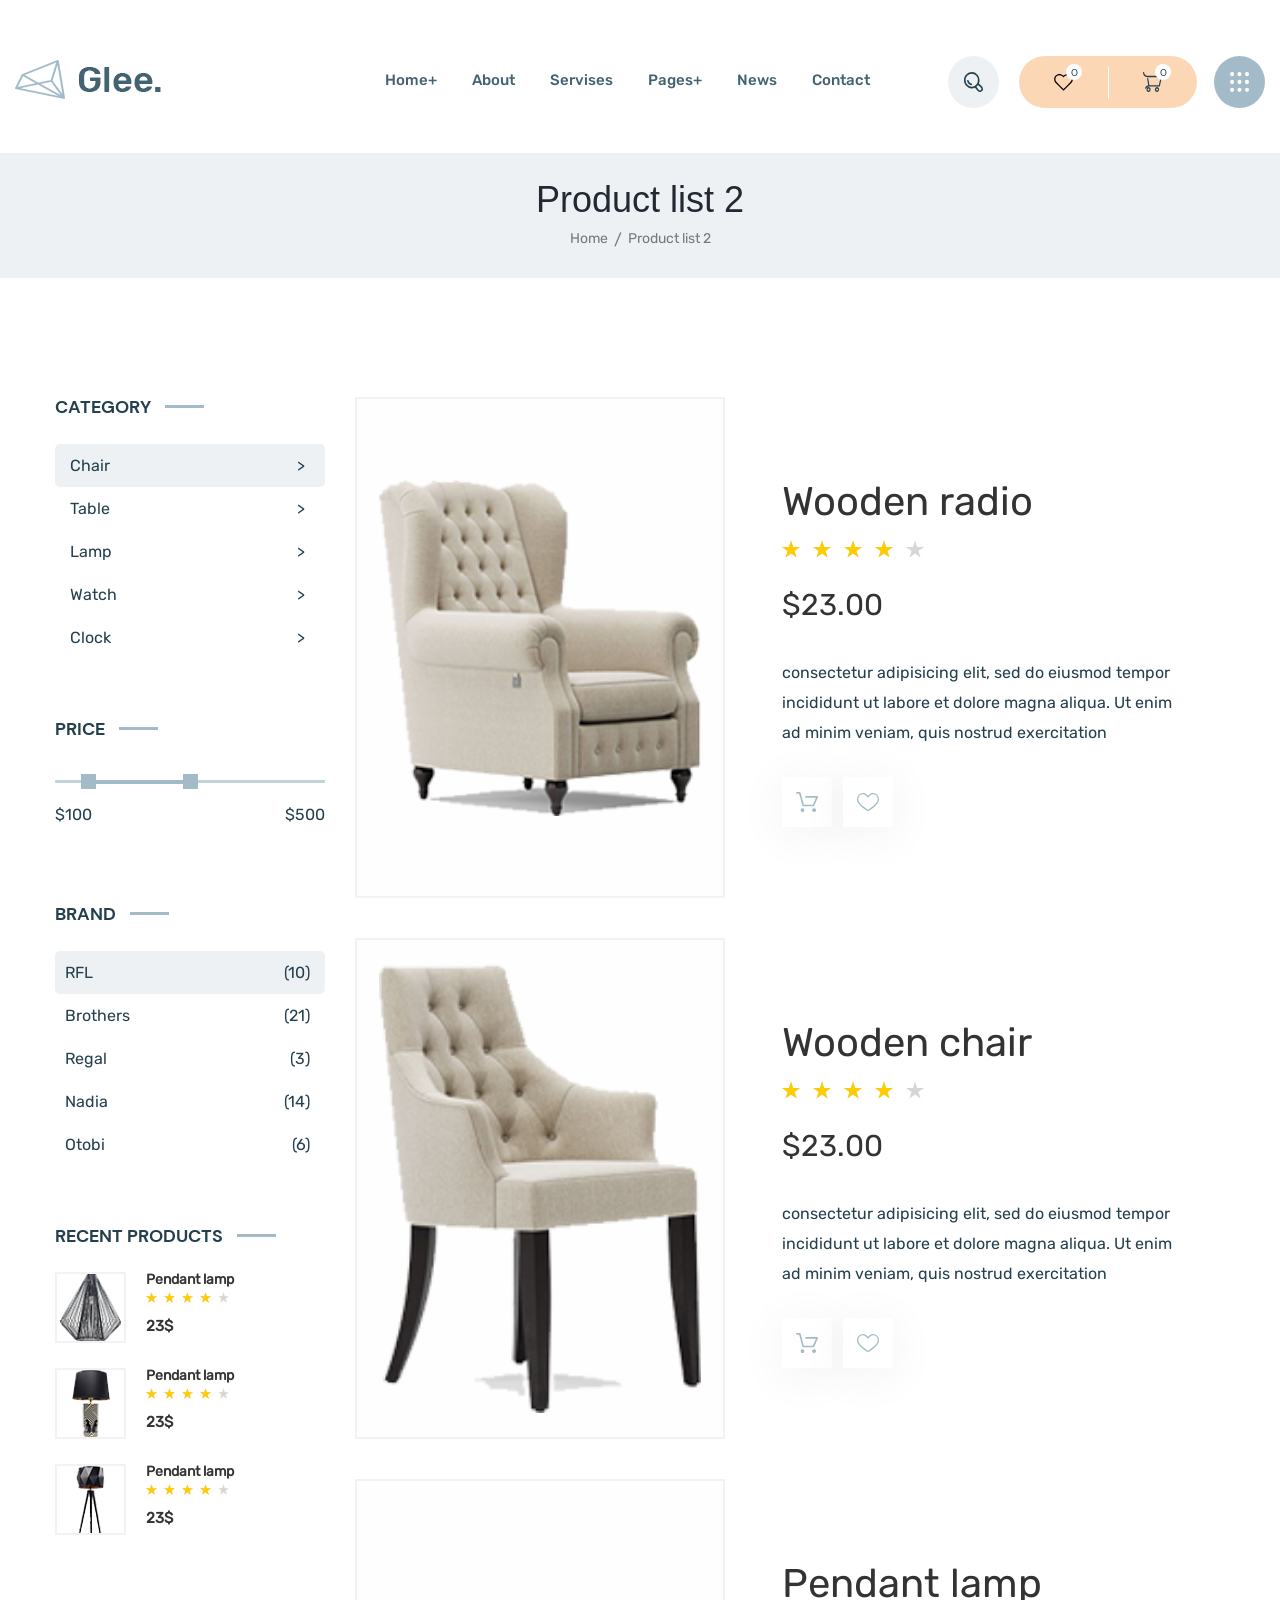
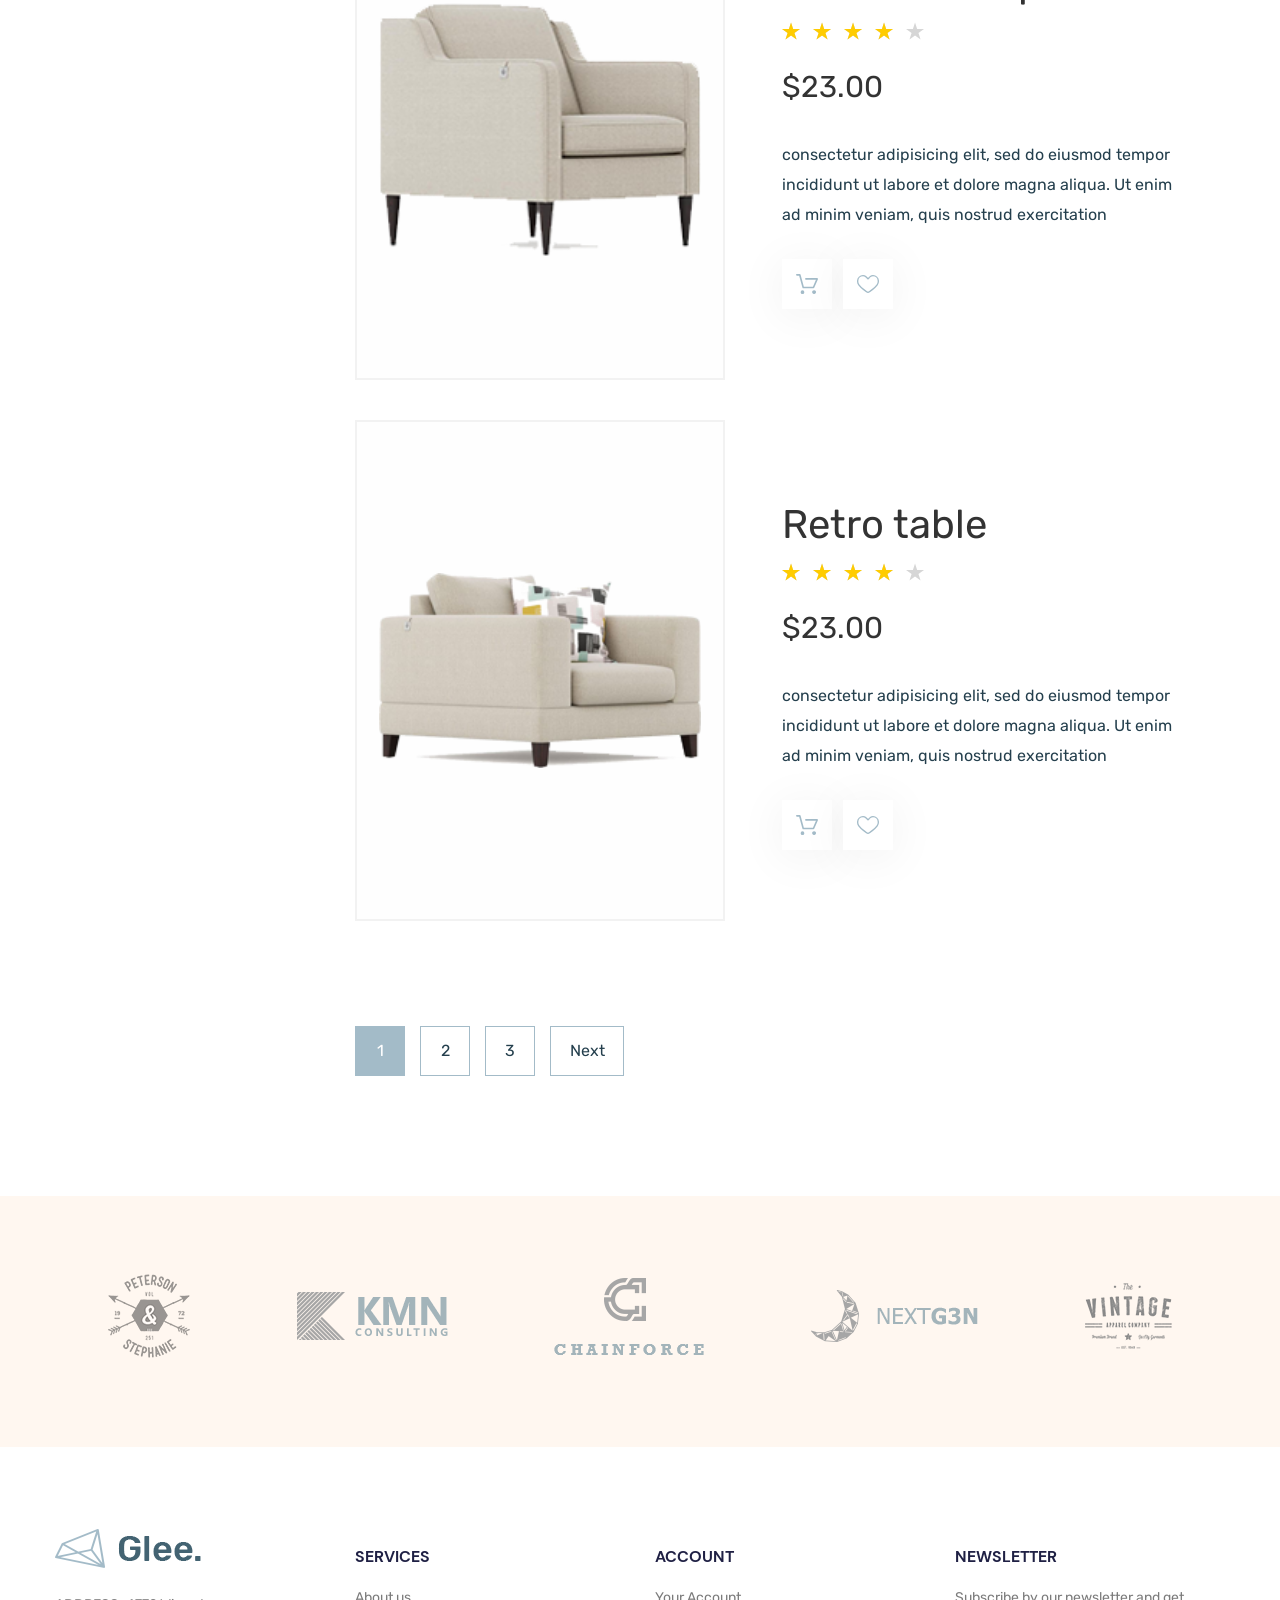
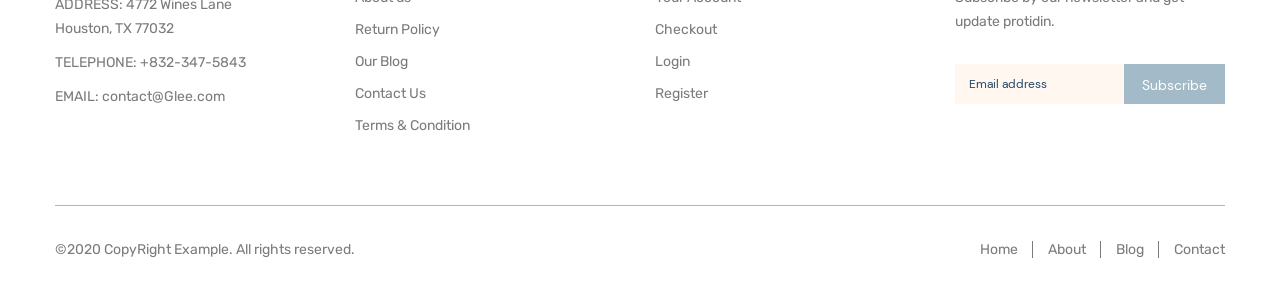
<file: productLine.html>
<!DOCTYPE html>
<html lang="en">

<head>
  <meta charset="UTF-8">
  <meta http-equiv="X-UA-Compatible" content="IE=edge">
  <meta name="viewport" content="width=device-width, initial-scale=1.0">
  <title>Glee</title>
  <link rel="stylesheet" href="css/productLine.min.css">
    

</head>

<body>

 <header class="header">
  <div class="container__big">
    <div class="header__inner">
      <a class="logo" href="./index.html">
        <img class="logo__img" src="images/logo.png" alt="Logo." />
      </a>
      <nav class="menu">
        <button class="menu__btn">
          <span></span>
        </button>
        <ul class="menu__list">
          <li class="menu__list-item">
            <a class="menu__list-link" href="./index.html">home+</a>
          </li>
          <li class="menu__list-item">
            <a class="menu__list-link" href="./about.html">about</a>
          </li>
          <li class="menu__list-item">
            <a class="menu__list-link" href="./productGrid.html">servises</a>
          </li>
          <li class="menu__list-item">
            <a class="menu__list-link" href="./productLine.html">pages+</a>
          </li>
          <li class="menu__list-item">
            <a class="menu__list-link" href="./blog.html">news</a>
          </li>
          <li class="menu__list-item">
            <a class="menu__list-link" href="./contacts.html">contact</a>
          </li>
        </ul>
      </nav>
      <div class="user-nav">
        <div class="user-nav__search">
          <a class="user-nav__link" href="#">
            <img
              class="user-nav__icon"
              src="images/icons/search.svg"
              alt="Search button."
            />
          </a>
        </div>
        <div class="user-nav__add">
          <div class="user-nav__add-inner">
            <a class="user-nav__link" href="#">
              <img
                class="user-nav__icon"
                src="images/icons/heart.svg"
                alt="Like button."
              />
              <span class="user-nav__num">0</span>
            </a>
          </div>
          <div class="user-nav__add-inner">
            <a class="user-nav__link" href="#">
              <img
                class="user-nav__icon"
                src="images/icons/cart.svg"
                alt="Buy button."
              />
              <span class="user-nav__num">0</span>
            </a>
          </div>
        </div>
        <div class="user-nav__circle">
          <a class="user-nav__link" href="#">
            <img
              class="user-nav__icon"
              src="images/icons/circle.svg"
              alt="Circle button."
            />
          </a>
        </div>
      </div>
    </div>
  </div>
</header>

  <main class="main">

    <section class="top">
  <div class="container__big">
    <div class="top__inner">
      <h3 class="top__title">Product list 2</h3>
      <div class="breadcrumbs">
        <ul class="breadcrumbs__list">
          <li class="breadcrumbs__item">
            <a class="breadcrumbs__link" href="#">Home</a>
          </li>
          <li class="breadcrumbs__item">
            <span class="breadcrumbs__link" href="#">Product list 2</span>
          </li>
        </ul>
      </div>
    </div>
  </div>
</section>


    <section class="product">
      <div class="container">
        <div class="product__inner">

          <div class="product__filter filter">

          <div class="filter-category">
  <h4 class="filter__title">CATEGORY</h4>
  <form class="filter-category__form" action="#">
    <label class="filter-category__label">
      <input class="filter-category__input" type="checkbox" checked />
      <div class="filter-category__checkbox">
        <span>Chair</span>
        <span>></span>
      </div>
    </label>
    <label class="filter-category__label">
      <input class="filter-category__input" type="checkbox" />
      <div class="filter-category__checkbox">
        <span>Table</span>
        <span>></span>
      </div>
    </label>
    <label class="filter-category__label">
      <input class="filter-category__input" type="checkbox" />
      <div class="filter-category__checkbox">
        <span>Lamp</span>
        <span>></span>
      </div>
    </label>
    <label class="filter-category__label">
      <input class="filter-category__input" type="checkbox" />
      <div class="filter-category__checkbox">
        <span>Watch</span>
        <span>></span>
      </div>
    </label>
    <label class="filter-category__label">
      <input class="filter-category__input" type="checkbox" />
      <div class="filter-category__checkbox">
        <span>Clock</span>
        <span>></span>
      </div>
    </label>
  </form>
</div>


            <div class="filter-price">
  <h4 class="filter__title">PRICE</h4>
  <form class="price__form" action="#">
    <input
      class="price__input"
      type="text"
      data-min="0"
      data-max="1000"
      data-from="100"
      data-to="500"
    />
    <label class="price__label">
      <p class="price__sum">$<span class="price__label-from"></span></p>
      <p class="price__sum">$<span class="price__label-to"></span></p>
    </label>
  </form>
</div>
 

            <div class="filter-brand">
  <h4 class="filter__title">BRAND</h4>
  <form class="filter-brand__form" action="#">
    <label class="filter-brand__label">
      <input class="filter-brand__input" type="checkbox" checked />
      <div class="filter-brand__checkbox">
        <span>RFL</span>
        <span>(10)</span>
      </div>
    </label>
    <label class="filter-brand__label">
      <input class="filter-brand__input" type="checkbox" />
      <div class="filter-brand__checkbox">
        <span>Brothers</span>
        <span>(21)</span>
      </div>
    </label>
    <label class="filter-brand__label">
      <input class="filter-brand__input" type="checkbox" />
      <div class="filter-brand__checkbox">
        <span>Regal</span>
        <span>(3)</span>
      </div>
    </label>
    <label class="filter-brand__label">
      <input class="filter-brand__input" type="checkbox" />
      <div class="filter-brand__checkbox">
        <span>Nadia</span>
        <span>(14)</span>
      </div>
    </label>
    <label class="filter-brand__label">
      <input class="filter-brand__input" type="checkbox" />
      <div class="filter-brand__checkbox">
        <span>Otobi</span>
        <span>(6)</span>
      </div>
    </label>
  </form>
</div>
 

            <div class="recent">
  <h4 class="filter__title">RECENT PRODUCTS</h4>
  <div class="recent__inner">
    <div class="recent__box">
      <a class="recent__item" href="#">
        <img
          class="recent__img"
          src="images/recent/1.png"
          alt="Product icon."
        />
      </a>
      <div class="recent__description">
        <a class="recent__description-name" href="#">
          <h6 class="recent__description-title">Pendant lamp</h6>
        </a>
        <div class="star" data-rateyo-rating="4"></div>
        <h5 class="recent__description-sum">23$</h5>
      </div>
    </div>
    <div class="recent__box">
      <a class="recent__item" href="#">
        <img
          class="recent__img"
          src="images/recent/2.png"
          alt="Product icon."
        />
      </a>
      <div class="recent__description">
        <a class="recent__description-name" href="#">
          <h6 class="recent__description-title">Pendant lamp</h6>
        </a>
        <div class="star" data-rateyo-rating="4"></div>
        <h5 class="recent__description-sum">23$</h5>
      </div>
    </div>
    <div class="recent__box">
      <a class="recent__item" href="#">
        <img
          class="recent__img"
          src="images/recent/3.png"
          alt="Product icon."
        />
      </a>
      <div class="recent__description">
        <a class="recent__description-name" href="#">
          <h6 class="recent__description-title">Pendant lamp</h6>
        </a>
        <div class="star" data-rateyo-rating="4"></div>
        <h5 class="recent__description-sum">23$</h5>
      </div>
    </div>
  </div>
</div>


          </div>

          <div class="product__content content">
            
            <button class="filter__btn">
  <img
    class="filter__btn-img"
    src="../images/icons/filter.svg"
    alt="Filter button."
  />
</button>
<div class="products__images products__images-line">
  <div class="products__images-item__line">
    <a class="products__images-photo__line" href="#">
      <img
        class="products__images-image__line"
        src="images/prod_week/1.png"
        alt="Products image."
      />
    </a>
    <div class="products__images-description__line">
      <h4 class="products__images-name__line">
        <a class="products__images-link__line" href="#">Wooden radio</a>
      </h4>
      <div class="star-line" data-rateyo-rating="4"></div>
      <h5 class="products__images-price__line">$23.00</h5>
      <p class="products__images-text__line">
        consectetur adipisicing elit, sed do eiusmod tempor incididunt ut labore
        et dolore magna aliqua. Ut enim ad minim veniam, quis nostrud
        exercitation
      </p>
      <div class="customer-pannel customer-pannel__line">
        <div class="customer-pannel__item">
          <button
            class="
              customer-pannel__link
              customer-pannel__link-line
              customer-pannel__link-cart
            "
            type="submit"
          >
            <svg width="22" height="20" viewBox="0 0 22 20">
              <defs>
                <style>
                  .cls-1 {
                    fill: #a3bbc8;
                    fill-rule: evenodd;
                  }
                </style>
              </defs>
              <path
                id="Forma_1"
                data-name="Forma 1"
                class="cls-1"
                d="M800.814,1564.63h2.333l3.323,12.04a0.812,0.812,0,0,0,.787.59h10.214a0.821,0.821,0,0,0,.746-0.48l3.717-8.56a0.836,0.836,0,0,0-.068-0.78,0.813,0.813,0,0,0-.678-0.37H809.9a0.82,0.82,0,0,0,0,1.64H819.94l-3.011,6.92h-9.062l-3.323-12.03a0.808,0.808,0,0,0-.787-0.6h-2.943A0.815,0.815,0,0,0,800.814,1564.63Zm5.67,18.37a1.85,1.85,0,1,0-1.845-1.85A1.85,1.85,0,0,0,806.484,1583Zm11.53,0h0.135A1.907,1.907,0,1,0,818.014,1583Z"
                transform="translate(-800 -1563)"
              />
            </svg>
          </button>
        </div>
        <div class="customer-pannel__item">
          <button
            class="
              customer-pannel__link
              customer-pannel__link-line
              customer-pannel__link-heart
            "
            type="submit"
          >
            <svg width="22" height="18" viewBox="0 0 22 18">
              <defs>
                <style>
                  .cls-1 {
                    fill: #a3bbc8;
                    fill-rule: evenodd;
                  }
                </style>
              </defs>
              <path
                id="Forma_1"
                data-name="Forma 1"
                class="cls-1"
                d="M882.99,1569.82a6.208,6.208,0,0,0-1.849-4.1A5.871,5.871,0,0,0,877,1564c-2.311,0-3.948,1.78-4.827,2.74a2.156,2.156,0,0,1-.156.17l-0.083-.09c-0.8-.92-2.476-2.82-4.938-2.82a5.873,5.873,0,0,0-4.139,1.72,6.208,6.208,0,0,0-1.849,4.1,6.845,6.845,0,0,0,1.271,4.34,29.307,29.307,0,0,0,4.763,4.75c1.705,1.41,3.95,3.09,4.965,3.09,1.032,0,3.269-1.68,4.965-3.09a29.234,29.234,0,0,0,4.746-4.75A6.935,6.935,0,0,0,882.99,1569.82Zm-2.376,3.61a27,27,0,0,1-4.431,4.42c-2.406,2-3.831,2.79-4.172,2.82-0.342-.03-1.77-0.83-4.188-2.84a26.78,26.78,0,0,1-4.437-4.4,5.6,5.6,0,0,1-1.054-3.54,4.807,4.807,0,0,1,4.666-4.57c1.863,0,3.216,1.54,3.943,2.37a1.52,1.52,0,0,0,1.059.76,1.731,1.731,0,0,0,1.151-.81c0.794-.87,2.122-2.32,3.851-2.32a4.807,4.807,0,0,1,4.666,4.57A5.528,5.528,0,0,1,880.614,1573.43Z"
                transform="translate(-861 -1564)"
              />
            </svg>
          </button>
        </div>
      </div>
    </div>
  </div>
  <div class="products__images-item__line">
    <a class="products__images-photo__line" href="#">
      <img
        class="products__images-image__line"
        src="images/prod_week/2.png"
        alt="Products image."
      />
    </a>
    <div class="products__images-description__line">
      <h4 class="products__images-name__line">
        <a class="products__images-link__line" href="#">Wooden chair</a>
      </h4>
      <div class="star-line" data-rateyo-rating="4"></div>
      <h5 class="products__images-price__line">$23.00</h5>
      <p class="products__images-text__line">
        consectetur adipisicing elit, sed do eiusmod tempor incididunt ut labore
        et dolore magna aliqua. Ut enim ad minim veniam, quis nostrud
        exercitation
      </p>
      <div class="customer-pannel customer-pannel__line">
        <div class="customer-pannel__item">
          <button
            class="
              customer-pannel__link
              customer-pannel__link-line
              customer-pannel__link-cart
            "
            type="submit"
          >
            <svg width="22" height="20" viewBox="0 0 22 20">
              <defs>
                <style>
                  .cls-1 {
                    fill: #a3bbc8;
                    fill-rule: evenodd;
                  }
                </style>
              </defs>
              <path
                id="Forma_1"
                data-name="Forma 1"
                class="cls-1"
                d="M800.814,1564.63h2.333l3.323,12.04a0.812,0.812,0,0,0,.787.59h10.214a0.821,0.821,0,0,0,.746-0.48l3.717-8.56a0.836,0.836,0,0,0-.068-0.78,0.813,0.813,0,0,0-.678-0.37H809.9a0.82,0.82,0,0,0,0,1.64H819.94l-3.011,6.92h-9.062l-3.323-12.03a0.808,0.808,0,0,0-.787-0.6h-2.943A0.815,0.815,0,0,0,800.814,1564.63Zm5.67,18.37a1.85,1.85,0,1,0-1.845-1.85A1.85,1.85,0,0,0,806.484,1583Zm11.53,0h0.135A1.907,1.907,0,1,0,818.014,1583Z"
                transform="translate(-800 -1563)"
              />
            </svg>
          </button>
        </div>
        <div class="customer-pannel__item">
          <button
            class="
              customer-pannel__link
              customer-pannel__link-line
              customer-pannel__link-heart
            "
            type="submit"
          >
            <svg width="22" height="18" viewBox="0 0 22 18">
              <defs>
                <style>
                  .cls-1 {
                    fill: #a3bbc8;
                    fill-rule: evenodd;
                  }
                </style>
              </defs>
              <path
                id="Forma_1"
                data-name="Forma 1"
                class="cls-1"
                d="M882.99,1569.82a6.208,6.208,0,0,0-1.849-4.1A5.871,5.871,0,0,0,877,1564c-2.311,0-3.948,1.78-4.827,2.74a2.156,2.156,0,0,1-.156.17l-0.083-.09c-0.8-.92-2.476-2.82-4.938-2.82a5.873,5.873,0,0,0-4.139,1.72,6.208,6.208,0,0,0-1.849,4.1,6.845,6.845,0,0,0,1.271,4.34,29.307,29.307,0,0,0,4.763,4.75c1.705,1.41,3.95,3.09,4.965,3.09,1.032,0,3.269-1.68,4.965-3.09a29.234,29.234,0,0,0,4.746-4.75A6.935,6.935,0,0,0,882.99,1569.82Zm-2.376,3.61a27,27,0,0,1-4.431,4.42c-2.406,2-3.831,2.79-4.172,2.82-0.342-.03-1.77-0.83-4.188-2.84a26.78,26.78,0,0,1-4.437-4.4,5.6,5.6,0,0,1-1.054-3.54,4.807,4.807,0,0,1,4.666-4.57c1.863,0,3.216,1.54,3.943,2.37a1.52,1.52,0,0,0,1.059.76,1.731,1.731,0,0,0,1.151-.81c0.794-.87,2.122-2.32,3.851-2.32a4.807,4.807,0,0,1,4.666,4.57A5.528,5.528,0,0,1,880.614,1573.43Z"
                transform="translate(-861 -1564)"
              />
            </svg>
          </button>
        </div>
      </div>
    </div>
  </div>
  <div class="products__images-item__line">
    <a class="products__images-photo__line" href="#">
      <img
        class="products__images-image__line"
        src="images/prod_week/3.png"
        alt="Products image."
      />
    </a>
    <div class="products__images-description__line">
      <h4 class="products__images-name__line">
        <a class="products__images-link__line" href="#">Pendant lamp</a>
      </h4>
      <div class="star-line" data-rateyo-rating="4"></div>
      <h5 class="products__images-price__line">$23.00</h5>
      <p class="products__images-text__line">
        consectetur adipisicing elit, sed do eiusmod tempor incididunt ut labore
        et dolore magna aliqua. Ut enim ad minim veniam, quis nostrud
        exercitation
      </p>
      <div class="customer-pannel customer-pannel__line">
        <div class="customer-pannel__item">
          <button
            class="
              customer-pannel__link
              customer-pannel__link-line
              customer-pannel__link-cart
            "
            type="submit"
          >
            <svg width="22" height="20" viewBox="0 0 22 20">
              <defs>
                <style>
                  .cls-1 {
                    fill: #a3bbc8;
                    fill-rule: evenodd;
                  }
                </style>
              </defs>
              <path
                id="Forma_1"
                data-name="Forma 1"
                class="cls-1"
                d="M800.814,1564.63h2.333l3.323,12.04a0.812,0.812,0,0,0,.787.59h10.214a0.821,0.821,0,0,0,.746-0.48l3.717-8.56a0.836,0.836,0,0,0-.068-0.78,0.813,0.813,0,0,0-.678-0.37H809.9a0.82,0.82,0,0,0,0,1.64H819.94l-3.011,6.92h-9.062l-3.323-12.03a0.808,0.808,0,0,0-.787-0.6h-2.943A0.815,0.815,0,0,0,800.814,1564.63Zm5.67,18.37a1.85,1.85,0,1,0-1.845-1.85A1.85,1.85,0,0,0,806.484,1583Zm11.53,0h0.135A1.907,1.907,0,1,0,818.014,1583Z"
                transform="translate(-800 -1563)"
              />
            </svg>
          </button>
        </div>
        <div class="customer-pannel__item">
          <button
            class="
              customer-pannel__link
              customer-pannel__link-line
              customer-pannel__link-heart
            "
            type="submit"
          >
            <svg width="22" height="18" viewBox="0 0 22 18">
              <defs>
                <style>
                  .cls-1 {
                    fill: #a3bbc8;
                    fill-rule: evenodd;
                  }
                </style>
              </defs>
              <path
                id="Forma_1"
                data-name="Forma 1"
                class="cls-1"
                d="M882.99,1569.82a6.208,6.208,0,0,0-1.849-4.1A5.871,5.871,0,0,0,877,1564c-2.311,0-3.948,1.78-4.827,2.74a2.156,2.156,0,0,1-.156.17l-0.083-.09c-0.8-.92-2.476-2.82-4.938-2.82a5.873,5.873,0,0,0-4.139,1.72,6.208,6.208,0,0,0-1.849,4.1,6.845,6.845,0,0,0,1.271,4.34,29.307,29.307,0,0,0,4.763,4.75c1.705,1.41,3.95,3.09,4.965,3.09,1.032,0,3.269-1.68,4.965-3.09a29.234,29.234,0,0,0,4.746-4.75A6.935,6.935,0,0,0,882.99,1569.82Zm-2.376,3.61a27,27,0,0,1-4.431,4.42c-2.406,2-3.831,2.79-4.172,2.82-0.342-.03-1.77-0.83-4.188-2.84a26.78,26.78,0,0,1-4.437-4.4,5.6,5.6,0,0,1-1.054-3.54,4.807,4.807,0,0,1,4.666-4.57c1.863,0,3.216,1.54,3.943,2.37a1.52,1.52,0,0,0,1.059.76,1.731,1.731,0,0,0,1.151-.81c0.794-.87,2.122-2.32,3.851-2.32a4.807,4.807,0,0,1,4.666,4.57A5.528,5.528,0,0,1,880.614,1573.43Z"
                transform="translate(-861 -1564)"
              />
            </svg>
          </button>
        </div>
      </div>
    </div>
  </div>
  <div class="products__images-item__line">
    <a class="products__images-photo__line" href="#">
      <img
        class="products__images-image__line"
        src="images/prod_week/4.png"
        alt="Products image."
      />
    </a>
    <div class="products__images-description__line">
      <h4 class="products__images-name__line">
        <a class="products__images-link__line" href="#">Retro table</a>
      </h4>
      <div class="star-line" data-rateyo-rating="4"></div>
      <h5 class="products__images-price__line">$23.00</h5>
      <p class="products__images-text__line">
        consectetur adipisicing elit, sed do eiusmod tempor incididunt ut labore
        et dolore magna aliqua. Ut enim ad minim veniam, quis nostrud
        exercitation
      </p>
      <div class="customer-pannel customer-pannel__line">
        <div class="customer-pannel__item">
          <button
            class="
              customer-pannel__link
              customer-pannel__link-line
              customer-pannel__link-cart
            "
            type="submit"
          >
            <svg width="22" height="20" viewBox="0 0 22 20">
              <defs>
                <style>
                  .cls-1 {
                    fill: #a3bbc8;
                    fill-rule: evenodd;
                  }
                </style>
              </defs>
              <path
                id="Forma_1"
                data-name="Forma 1"
                class="cls-1"
                d="M800.814,1564.63h2.333l3.323,12.04a0.812,0.812,0,0,0,.787.59h10.214a0.821,0.821,0,0,0,.746-0.48l3.717-8.56a0.836,0.836,0,0,0-.068-0.78,0.813,0.813,0,0,0-.678-0.37H809.9a0.82,0.82,0,0,0,0,1.64H819.94l-3.011,6.92h-9.062l-3.323-12.03a0.808,0.808,0,0,0-.787-0.6h-2.943A0.815,0.815,0,0,0,800.814,1564.63Zm5.67,18.37a1.85,1.85,0,1,0-1.845-1.85A1.85,1.85,0,0,0,806.484,1583Zm11.53,0h0.135A1.907,1.907,0,1,0,818.014,1583Z"
                transform="translate(-800 -1563)"
              />
            </svg>
          </button>
        </div>
        <div class="customer-pannel__item">
          <button
            class="
              customer-pannel__link
              customer-pannel__link-line
              customer-pannel__link-heart
            "
            type="submit"
          >
            <svg width="22" height="18" viewBox="0 0 22 18">
              <defs>
                <style>
                  .cls-1 {
                    fill: #a3bbc8;
                    fill-rule: evenodd;
                  }
                </style>
              </defs>
              <path
                id="Forma_1"
                data-name="Forma 1"
                class="cls-1"
                d="M882.99,1569.82a6.208,6.208,0,0,0-1.849-4.1A5.871,5.871,0,0,0,877,1564c-2.311,0-3.948,1.78-4.827,2.74a2.156,2.156,0,0,1-.156.17l-0.083-.09c-0.8-.92-2.476-2.82-4.938-2.82a5.873,5.873,0,0,0-4.139,1.72,6.208,6.208,0,0,0-1.849,4.1,6.845,6.845,0,0,0,1.271,4.34,29.307,29.307,0,0,0,4.763,4.75c1.705,1.41,3.95,3.09,4.965,3.09,1.032,0,3.269-1.68,4.965-3.09a29.234,29.234,0,0,0,4.746-4.75A6.935,6.935,0,0,0,882.99,1569.82Zm-2.376,3.61a27,27,0,0,1-4.431,4.42c-2.406,2-3.831,2.79-4.172,2.82-0.342-.03-1.77-0.83-4.188-2.84a26.78,26.78,0,0,1-4.437-4.4,5.6,5.6,0,0,1-1.054-3.54,4.807,4.807,0,0,1,4.666-4.57c1.863,0,3.216,1.54,3.943,2.37a1.52,1.52,0,0,0,1.059.76,1.731,1.731,0,0,0,1.151-.81c0.794-.87,2.122-2.32,3.851-2.32a4.807,4.807,0,0,1,4.666,4.57A5.528,5.528,0,0,1,880.614,1573.43Z"
                transform="translate(-861 -1564)"
              />
            </svg>
          </button>
        </div>
      </div>
    </div>
  </div>
</div>

          
            <div class="pagination">
  <ul class="pagination__list">
    <li class="pagination__item">
      <a class="pagination__link pagination__link--active" href="#">1</a>
    </li>
    <li class="pagination__item">
      <a class="pagination__link" href="#">2</a>
    </li>
    <li class="pagination__item">
      <a class="pagination__link" href="#">3</a>
    </li>
  </ul>
  <a class="pagination__next" href="#">Next</a>
</div>


          </div>
        </div>
      </div>

    </section>

    <div class="partner">
  <div class="container">
    <div class="partner__inner partner__inner-login">
      <ul class="partner__list partner__list-login">
        <li class="partner__item">
          <img
            class="partner__logo"
            src="images/partner/1.png"
            alt="Partner logo."
          />
        </li>
        <li class="partner__item">
          <img
            class="partner__logo"
            src="images/partner/2.png"
            alt="Partner logo."
          />
        </li>
        <li class="partner__item">
          <img
            class="partner__logo"
            src="images/partner/3.png"
            alt="Partner logo."
          />
        </li>
        <li class="partner__item">
          <img
            class="partner__logo"
            src="images/partner/4.png"
            alt="Partner logo."
          />
        </li>
        <li class="partner__item">
          <img
            class="partner__logo"
            src="images/partner/5.png"
            alt="Partner logo."
          />
        </li>
      </ul>
    </div>
  </div>
</div>


  </main>

    <footer class="footer">
    <div class="container">
      <div class="footer-top">
        <div class="footer-top__inner">
          <div class="footer-top__contact">
            <a class="logo footer__logo" href="#">
              <img class="logo__img" src="images/logo.png" alt="Logo.">
            </a>
            <div class="footer-top__contact-list">
              <p class="footer-top__contact-text">ADDRESS:</p>
              <a class="footer-top__adress" href="#">
                4772 Wines Lane Houston, TX 77032</a>
            </div>
            <div class="footer-top__contact-list">
              <p class="footer-top__contact-text">Telephone:</p>
              <a class="footer-top__phone" href="tel:+8323475843">
                +832-347-5843
              </a>
            </div>
            <div class="footer-top__contact-list">
              <p class="footer-top__contact-text"> Email:</p>
              <a class="footer-top__mail" href="mailto:contact@Glee.com">
                contact@Glee.com
              </a>
            </div>
          </div>
          <div class="footer-top__services">
            <h4 class="footer-top__title">Services</h4>
            <ul class="footer-top__services-list">
              <li class="footer-top__servises-item">
                <a class="footer-top__servises-link" href="./about.html">About us</a>
              </li>
              <li class="footer-top__servises-item">
                <a class="footer-top__servises-link" href="#">Return Policy</a>
              </li>
              <li class="footer-top__servises-item">
                <a class="footer-top__servises-link" href="./blog.html"> Our Blog</a>
              </li>
              <li class="footer-top__servises-item">
                <a class="footer-top__servises-link" href="./contacts.html">Contact Us</a>
              </li>
              <li class="footer-top__servises-item">
                <a class="footer-top__servises-link" href="./terms.html">Terms & Condition</a>
              </li>
            </ul>
          </div>
          <div class="footer-top__account">
            <h4 class="footer-top__title">Account</h4>
            <ul class="footer-top__account-list">
              <li class="footer-top__account-item">
                <a class="footer-top__account-link" href="#">Your Account</a>
              </li>
              <li class="footer-top__account-item">
                <a class="footer-top__account-link" href="#">Checkout</a>
              </li>
              <li class="footer-top__account-item">
                <a class="footer-top__account-link" href="./login.html">Login</a>
              </li>
              <li class="footer-top__account-item">
                <a class="footer-top__account-link" href="#">Register</a>
              </li>
            </ul>
          </div>
          <div class="footer-top__newsletter">
            <h4 class="footer-top__title">newsletter</h4>
            <p class="footer-top__text">Subscribe by our newsletter and get
              update protidin.</p>
            <form class="footer-top__form" action="#">
              <input class="footer-top__form-input" type="email" placeholder="Email address" required>
              <button class="footer-top__form-btn" type="submit">Subscribe</button>
            </form>
          </div>
        </div>
      </div>
      <div class="footer-bottom">
        <div class="footer-bottom__inner">
          <p class="footer-bottom__copy">©2020 CopyRight Example. All rights reserved.</p>
          <nav class="footer-bottom__menu">
            <ul class="footer-bottom__menu-list">
              <li class="footer-bottom__menu-item">
                <a class="footer-bottom__menu-link" href="./index.html">Home</a>
              </li>
              <li class="footer-bottom__menu-item">
                <a class="footer-bottom__menu-link" href="./about.html">About</a>
              </li>
              <li class="footer-bottom__menu-item">
                <a class="footer-bottom__menu-link" href="./blogDetails.html">Blog</a>
              </li>
              <li class="footer-bottom__menu-item">
                <a class="footer-bottom__menu-link" href="./contacts.html">Contact</a>
              </li>
            </ul>
          </nav>
        </div>
      </div>
    </div>
  </footer>

  <script src="js/main.min.js"></script>
</body>

</html>
</file>
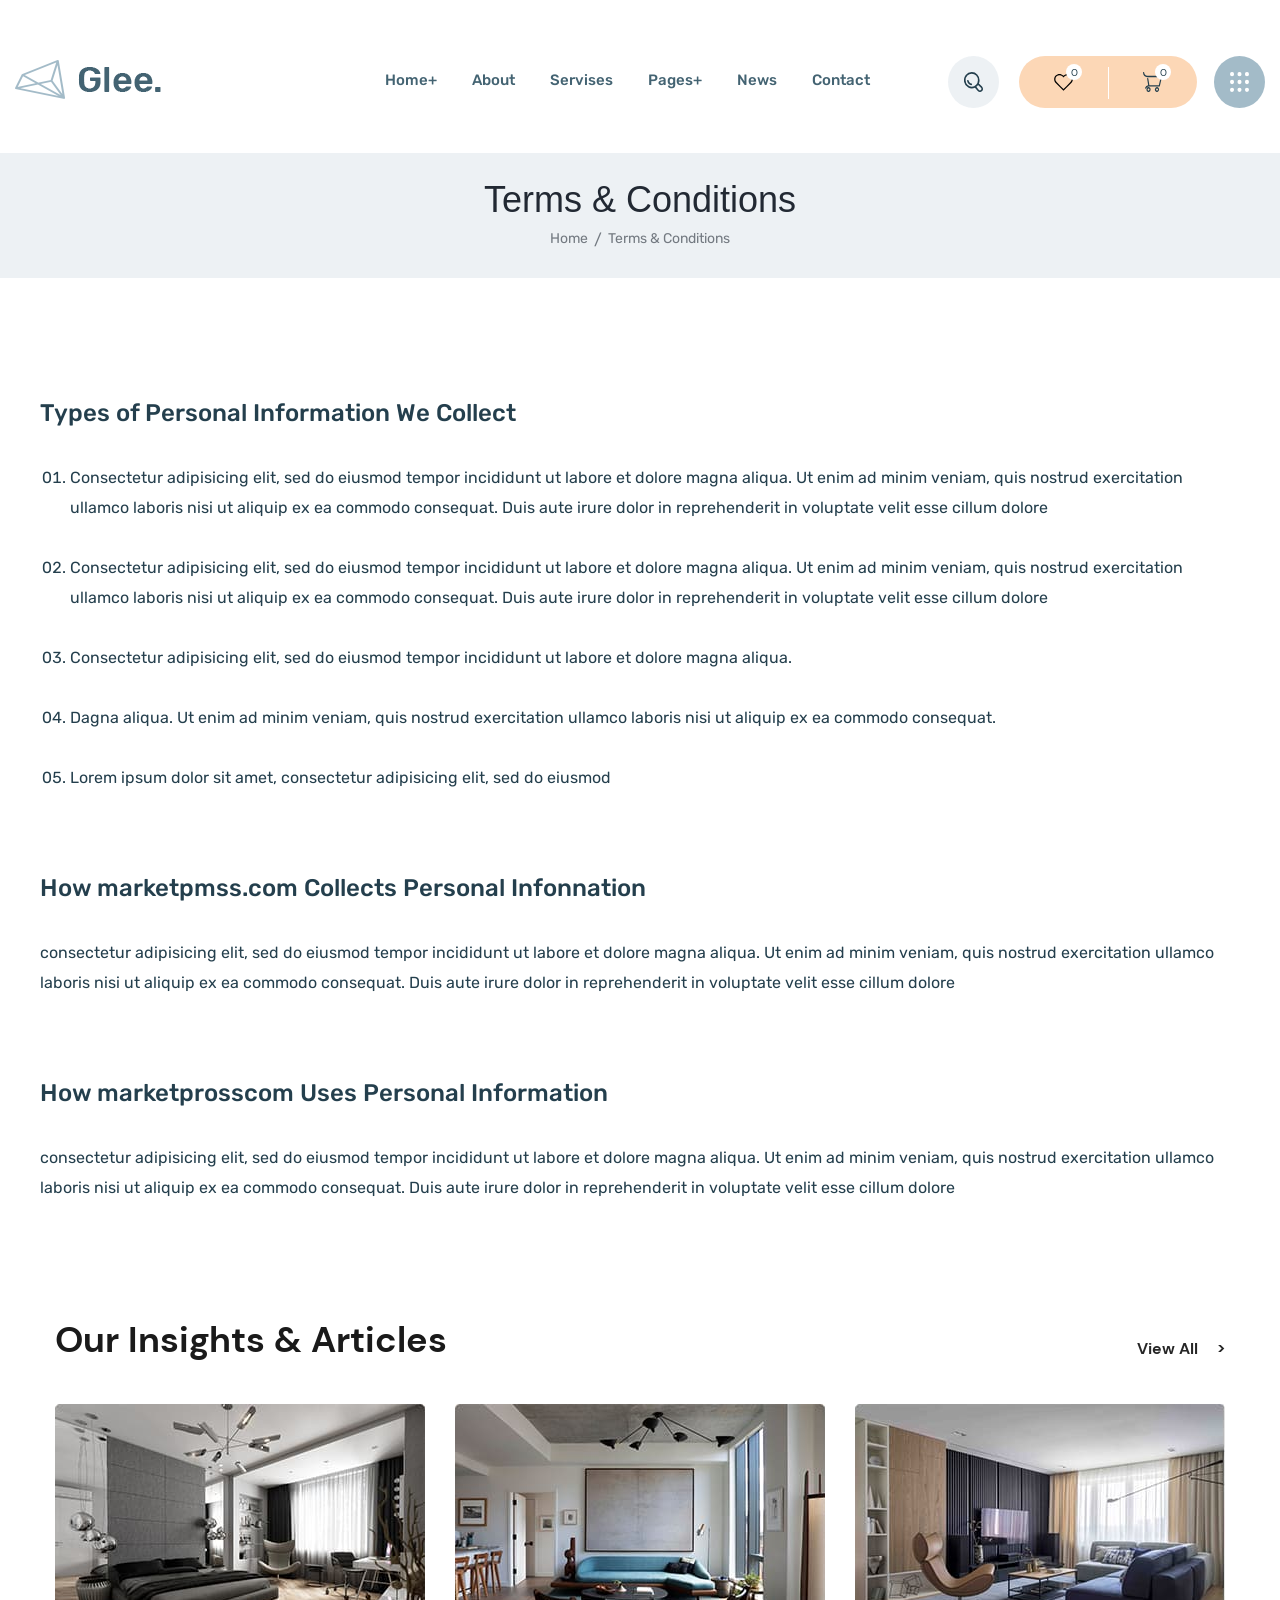
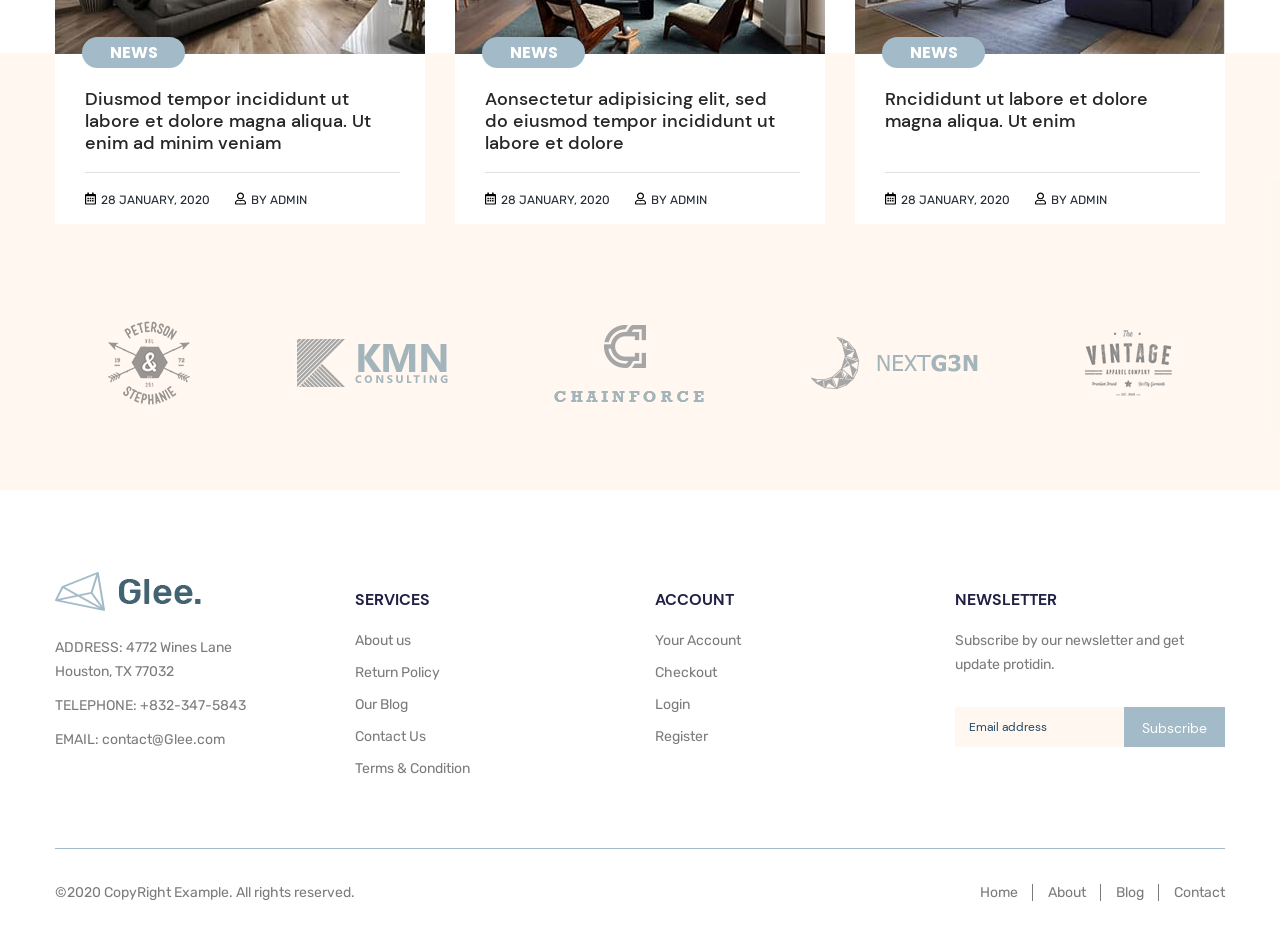
<file: terms.html>
<!DOCTYPE html>
<html lang="en">

<head>
  <meta charset="UTF-8">
  <meta http-equiv="X-UA-Compatible" content="IE=edge">
  <meta name="viewport" content="width=device-width, initial-scale=1.0">
  <title>Glee</title>
  <link rel="stylesheet" href="css/terms.min.css">
    

</head>

<body>

 <header class="header">
  <div class="container__big">
    <div class="header__inner">
      <a class="logo" href="./index.html">
        <img class="logo__img" src="images/logo.png" alt="Logo." />
      </a>
      <nav class="menu">
        <button class="menu__btn">
          <span></span>
        </button>
        <ul class="menu__list">
          <li class="menu__list-item">
            <a class="menu__list-link" href="./index.html">home+</a>
          </li>
          <li class="menu__list-item">
            <a class="menu__list-link" href="./about.html">about</a>
          </li>
          <li class="menu__list-item">
            <a class="menu__list-link" href="./productGrid.html">servises</a>
          </li>
          <li class="menu__list-item">
            <a class="menu__list-link" href="./productLine.html">pages+</a>
          </li>
          <li class="menu__list-item">
            <a class="menu__list-link" href="./blog.html">news</a>
          </li>
          <li class="menu__list-item">
            <a class="menu__list-link" href="./contacts.html">contact</a>
          </li>
        </ul>
      </nav>
      <div class="user-nav">
        <div class="user-nav__search">
          <a class="user-nav__link" href="#">
            <img
              class="user-nav__icon"
              src="images/icons/search.svg"
              alt="Search button."
            />
          </a>
        </div>
        <div class="user-nav__add">
          <div class="user-nav__add-inner">
            <a class="user-nav__link" href="#">
              <img
                class="user-nav__icon"
                src="images/icons/heart.svg"
                alt="Like button."
              />
              <span class="user-nav__num">0</span>
            </a>
          </div>
          <div class="user-nav__add-inner">
            <a class="user-nav__link" href="#">
              <img
                class="user-nav__icon"
                src="images/icons/cart.svg"
                alt="Buy button."
              />
              <span class="user-nav__num">0</span>
            </a>
          </div>
        </div>
        <div class="user-nav__circle">
          <a class="user-nav__link" href="#">
            <img
              class="user-nav__icon"
              src="images/icons/circle.svg"
              alt="Circle button."
            />
          </a>
        </div>
      </div>
    </div>
  </div>
</header>

  <main class="main">

    <section class="top">
  <div class="container__big">
    <div class="top__inner">
      <h3 class="top__title">Terms & Conditions</h3>
      <div class="breadcrumbs">
        <ul class="breadcrumbs__list">
          <li class="breadcrumbs__item">
            <a class="breadcrumbs__link" href="#">Home</a>
          </li>
          <li class="breadcrumbs__item">
            <span class="breadcrumbs__link" href="#">Terms & Conditions</span>
          </li>
        </ul>
      </div>
    </div>
  </div>
</section>


    <section class="terms">
  <div class="terms__inner">
    <div class="terms__item">
      <h4 class="terms__item-title">
        Types of Personal Information We Collect
      </h4>
      <ol class="terms__item-list">
        <li class="terms__item-text">
          Consectetur adipisicing elit, sed do eiusmod tempor incididunt ut
          labore et dolore magna aliqua. Ut enim ad minim veniam, quis nostrud
          exercitation ullamco laboris nisi ut aliquip ex ea commodo consequat.
          Duis aute irure dolor in reprehenderit in voluptate velit esse cillum
          dolore
        </li>
        <li class="terms__item-text">
          Consectetur adipisicing elit, sed do eiusmod tempor incididunt ut
          labore et dolore magna aliqua. Ut enim ad minim veniam, quis nostrud
          exercitation ullamco laboris nisi ut aliquip ex ea commodo consequat.
          Duis aute irure dolor in reprehenderit in voluptate velit esse cillum
          dolore
        </li>
        <li class="terms__item-text">
          Consectetur adipisicing elit, sed do eiusmod tempor incididunt ut
          labore et dolore magna aliqua.
        </li>
        <li class="terms__item-text">
          Dagna aliqua. Ut enim ad minim veniam, quis nostrud exercitation
          ullamco laboris nisi ut aliquip ex ea commodo consequat.
        </li>
        <li class="terms__item-text">
          Lorem ipsum dolor sit amet, consectetur adipisicing elit, sed do
          eiusmod
        </li>
      </ol>
    </div>
    <div class="terms__item">
      <h4 class="terms__item-title">
        How marketpmss.com Collects Personal Infonnation
      </h4>
      <p class="terms__item-text">
        consectetur adipisicing elit, sed do eiusmod tempor incididunt ut labore
        et dolore magna aliqua. Ut enim ad minim veniam, quis nostrud
        exercitation ullamco laboris nisi ut aliquip ex ea commodo consequat.
        Duis aute irure dolor in reprehenderit in voluptate velit esse cillum
        dolore
      </p>
    </div>
    <div class="terms__item">
      <h4 class="terms__item-title">
        How marketprosscom Uses Personal Information
      </h4>
      <p class="terms__item-text">
        consectetur adipisicing elit, sed do eiusmod tempor incididunt ut labore
        et dolore magna aliqua. Ut enim ad minim veniam, quis nostrud
        exercitation ullamco laboris nisi ut aliquip ex ea commodo consequat.
        Duis aute irure dolor in reprehenderit in voluptate velit esse cillum
        dolore
      </p>
    </div>
  </div>
</section>


    <section class="articles">
  <div class="articles__inner">
    <div class="articles-content">
      <div class="container">
        <div class="articles-content__top">
          <h4 class="articles-content__title title">Our Insights & Articles</h4>
          <a class="articles-content__link" href="#">
            View All <span>></span>
          </a>
        </div>
        <div class="articles-content__main">
          <div class="articles-content__main-item">
            <img
              class="articles-content__main-photo"
              src="images/articles/1.jpg"
              alt="articles"
            />
            <a class="articles-content__main-btn" href="#">NEWS</a>
            <a class="articles-content__main-title" href="#">
              Diusmod tempor incididunt ut labore et dolore magna aliqua. Ut
              enim ad minim veniam
            </a>
            <div class="articles-content__descr">
              <div class="articles-content__box">
                <img
                  class="articles-content__box-img"
                  src="images/articles/calendar.svg"
                  alt="Icon calendar."
                />
                <a class="articles-content__box-link" href="#"
                  >28 JANUARY, 2020</a
                >
              </div>
              <div class="articles-content__box">
                <img
                  class="articles-content__box-img"
                  src="images/articles/user.svg"
                  alt="Icon user."
                />
                <a class="articles-content__box-link" href="#">BY ADMIN</a>
              </div>
            </div>
          </div>
          <div class="articles-content__main-item">
            <img
              class="articles-content__main-photo"
              src="images/articles/2.jpg"
              alt="articles"
            />
            <a class="articles-content__main-btn" href="#">NEWS</a>
            <a class="articles-content__main-title" href="#">
              Aonsectetur adipisicing elit, sed do eiusmod tempor incididunt ut
              labore et dolore
            </a>
            <div class="articles-content__descr">
              <div class="articles-content__box">
                <img
                  class="articles-content__box-img"
                  src="images/articles/calendar.svg"
                  alt="Icon calendar."
                />
                <a class="articles-content__box-link" href="#"
                  >28 JANUARY, 2020</a
                >
              </div>
              <div class="articles-content__box">
                <img
                  class="articles-content__box-img"
                  src="images/articles/user.svg"
                  alt="Icon user."
                />
                <a class="articles-content__box-link" href="#">BY ADMIN</a>
              </div>
            </div>
          </div>
          <div class="articles-content__main-item">
            <img
              class="articles-content__main-photo"
              src="images/articles/3.jpg"
              alt="articles"
            />
            <a class="articles-content__main-btn" href="#">NEWS</a>
            <a class="articles-content__main-title" href="#">
              Rncididunt ut labore et dolore magna aliqua. Ut enim
            </a>
            <div class="articles-content__descr">
              <div class="articles-content__box">
                <img
                  class="articles-content__box-img"
                  src="images/articles/calendar.svg"
                  alt="Icon calendar."
                />
                <a class="articles-content__box-link" href="#"
                  >28 JANUARY, 2020</a
                >
              </div>
              <div class="articles-content__box">
                <img
                  class="articles-content__box-img"
                  src="images/articles/user.svg"
                  alt="Icon user."
                />
                <a class="articles-content__box-link" href="#">BY ADMIN</a>
              </div>
            </div>
          </div>
        </div>
      </div>
    </div>
  </div>
</section>


    <div class="partner">
  <div class="container">
    <div class="partner__inner">
      <ul class="partner__list">
        <li class="partner__item">
          <img
            class="partner__logo"
            src="images/partner/1.png"
            alt="Partner logo."
          />
        </li>
        <li class="partner__item">
          <img
            class="partner__logo"
            src="images/partner/2.png"
            alt="Partner logo."
          />
        </li>
        <li class="partner__item">
          <img
            class="partner__logo"
            src="images/partner/3.png"
            alt="Partner logo."
          />
        </li>
        <li class="partner__item">
          <img
            class="partner__logo"
            src="images/partner/4.png"
            alt="Partner logo."
          />
        </li>
        <li class="partner__item">
          <img
            class="partner__logo"
            src="images/partner/5.png"
            alt="Partner logo."
          />
        </li>
      </ul>
    </div>
  </div>
</div>

 
  </main>

    <footer class="footer">
    <div class="container">
      <div class="footer-top">
        <div class="footer-top__inner">
          <div class="footer-top__contact">
            <a class="logo footer__logo" href="#">
              <img class="logo__img" src="images/logo.png" alt="Logo.">
            </a>
            <div class="footer-top__contact-list">
              <p class="footer-top__contact-text">ADDRESS:</p>
              <a class="footer-top__adress" href="#">
                4772 Wines Lane Houston, TX 77032</a>
            </div>
            <div class="footer-top__contact-list">
              <p class="footer-top__contact-text">Telephone:</p>
              <a class="footer-top__phone" href="tel:+8323475843">
                +832-347-5843
              </a>
            </div>
            <div class="footer-top__contact-list">
              <p class="footer-top__contact-text"> Email:</p>
              <a class="footer-top__mail" href="mailto:contact@Glee.com">
                contact@Glee.com
              </a>
            </div>
          </div>
          <div class="footer-top__services">
            <h4 class="footer-top__title">Services</h4>
            <ul class="footer-top__services-list">
              <li class="footer-top__servises-item">
                <a class="footer-top__servises-link" href="./about.html">About us</a>
              </li>
              <li class="footer-top__servises-item">
                <a class="footer-top__servises-link" href="#">Return Policy</a>
              </li>
              <li class="footer-top__servises-item">
                <a class="footer-top__servises-link" href="./blog.html"> Our Blog</a>
              </li>
              <li class="footer-top__servises-item">
                <a class="footer-top__servises-link" href="./contacts.html">Contact Us</a>
              </li>
              <li class="footer-top__servises-item">
                <a class="footer-top__servises-link" href="./terms.html">Terms & Condition</a>
              </li>
            </ul>
          </div>
          <div class="footer-top__account">
            <h4 class="footer-top__title">Account</h4>
            <ul class="footer-top__account-list">
              <li class="footer-top__account-item">
                <a class="footer-top__account-link" href="#">Your Account</a>
              </li>
              <li class="footer-top__account-item">
                <a class="footer-top__account-link" href="#">Checkout</a>
              </li>
              <li class="footer-top__account-item">
                <a class="footer-top__account-link" href="./login.html">Login</a>
              </li>
              <li class="footer-top__account-item">
                <a class="footer-top__account-link" href="#">Register</a>
              </li>
            </ul>
          </div>
          <div class="footer-top__newsletter">
            <h4 class="footer-top__title">newsletter</h4>
            <p class="footer-top__text">Subscribe by our newsletter and get
              update protidin.</p>
            <form class="footer-top__form" action="#">
              <input class="footer-top__form-input" type="email" placeholder="Email address" required>
              <button class="footer-top__form-btn" type="submit">Subscribe</button>
            </form>
          </div>
        </div>
      </div>
      <div class="footer-bottom">
        <div class="footer-bottom__inner">
          <p class="footer-bottom__copy">©2020 CopyRight Example. All rights reserved.</p>
          <nav class="footer-bottom__menu">
            <ul class="footer-bottom__menu-list">
              <li class="footer-bottom__menu-item">
                <a class="footer-bottom__menu-link" href="./index.html">Home</a>
              </li>
              <li class="footer-bottom__menu-item">
                <a class="footer-bottom__menu-link" href="./about.html">About</a>
              </li>
              <li class="footer-bottom__menu-item">
                <a class="footer-bottom__menu-link" href="./blogDetails.html">Blog</a>
              </li>
              <li class="footer-bottom__menu-item">
                <a class="footer-bottom__menu-link" href="./contacts.html">Contact</a>
              </li>
            </ul>
          </nav>
        </div>
      </div>
    </div>
  </footer>

  <script src="js/main.min.js"></script>
</body>

</html>
</file>
<file: css/index.min.css>
.new-design__btn,.products__btn{padding:0;border:none;background-color:transparent;font-size:16px;color:#8b8b8b;margin:0 15px;text-transform:capitalize;cursor:pointer}.lamp__btn,.menu__list-link,.slick-dots li button,.top-slider__title{font-family:Rubik-Medium,sans-serif;font-weight:500}.breadcrumbs__link,.footer,.footer a,.modal__label,body{font-family:Rubik-Regular,sans-serif;font-weight:400}.articles-content__link,.conditions__item-title,.footer-top__title,.lamp__item-description__title,.new-design__btn,.new-design__images-model,.new-design__images-name,.products__btn,.products__images-price,.title{font-family:DMSans-Bold,sans-serif;font-weight:700}.articles-content__main-title,.products__images-name{font-family:DMSans-Medium,sans-serif;font-weight:500}.footer-top__form-input::-webkit-input-placeholder{font-family:DMSans-Regular,sans-serif;font-weight:400}.footer-top__form-input::-moz-placeholder{font-family:DMSans-Regular,sans-serif;font-weight:400}.footer-top__form-input:-ms-input-placeholder{font-family:DMSans-Regular,sans-serif;font-weight:400}.footer-top__form-input::-ms-input-placeholder{font-family:DMSans-Regular,sans-serif;font-weight:400}.conditions__item-text,.footer-top__form,.footer-top__form-input,.footer-top__form-input::placeholder,.user-nav__num{font-family:DMSans-Regular,sans-serif;font-weight:400}.articles-content__main-btn{font-family:Poppins-Bold,sans-serif;font-weight:700}@font-face{font-family:DMSans-Bold;font-weight:700;font-style:normal;src:local("DMSans-Bold"),url(../fonts/DMSans-Bold.woff2) format("woff2"),url(../fonts/DMSans-Bold.woff) format("woff");font-display:swap}@font-face{font-family:DMSans-Medium;font-weight:500;font-style:normal;src:local("DMSans-Medium"),url(../fonts/DMSans-Medium.woff2) format("woff2"),url(../fonts/DMSans-Medium.woff) format("woff");font-display:swap}@font-face{font-family:DMSans-Regular;font-weight:400;font-style:normal;src:local("DMSans-Regular"),url(../fonts/DMSans-Regular.woff2) format("woff2"),url(../fonts/DMSans-Regular.woff) format("woff");font-display:swap}@font-face{font-family:Rubik-Medium;font-weight:500;font-style:normal;src:local("Rubik-Medium"),url(../fonts/Rubik-Medium.woff2) format("woff2"),url(../fonts/Rubik-Medium.woff) format("woff");font-display:swap}@font-face{font-family:Rubik-Regular;font-weight:400;font-style:normal;src:local("Rubik-Regular"),url(../fonts/Rubik-Regular.woff2) format("woff2"),url(../fonts/Rubik-Regular.woff) format("woff");font-display:swap}@font-face{font-family:Poppins-Bold;font-weight:700;font-style:normal;src:local("Poppins-Bold"),url(../fonts/Poppins-Bold.woff2) format("woff2"),url(../fonts/Poppins-Bold.woff) format("woff");font-display:swap}html{-webkit-box-sizing:border-box;box-sizing:border-box}*,:after,:before{-webkit-box-sizing:inherit;box-sizing:inherit}ol,ul{padding:0}blockquote,body,dd,dl,figcaption,figure,h1,h2,h3,h4,h5,h6,li,ol,p,ul{margin:0}ul[class]{list-style:none}img{max-width:100%;display:block}button,input,select,textarea{font:inherit}a{text-decoration:none}.slick-slider{-webkit-box-sizing:border-box;box-sizing:border-box;-webkit-touch-callout:none;-webkit-user-select:none;-moz-user-select:none;-ms-user-select:none;user-select:none;-ms-touch-action:pan-y;touch-action:pan-y;-webkit-tap-highlight-color:transparent}.slick-list,.slick-slider{position:relative;display:block}.slick-list{overflow:hidden;margin:0;padding:0}.slick-list:focus{outline:none}.slick-list.dragging{cursor:pointer;cursor:hand}.slick-slider .slick-list,.slick-slider .slick-track{-webkit-transform:translateZ(0);transform:translateZ(0)}.slick-track{position:relative;left:0;top:0;display:block;margin-left:auto;margin-right:auto}.slick-track:after,.slick-track:before{content:"";display:table}.slick-track:after{clear:both}.slick-loading .slick-track{visibility:hidden}.slick-slide{float:left;height:100%;min-height:1px;display:none}[dir=rtl] .slick-slide{float:right}.slick-slide img{display:block}.slick-slide.slick-loading img{display:none}.slick-slide.dragging img{pointer-events:none}.slick-initialized .slick-slide{display:block}.slick-loading .slick-slide{visibility:hidden}.slick-vertical .slick-slide{display:block;height:auto;border:1px solid transparent}.slick-arrow.slick-hidden{display:none}body.compensate-for-scrollbar{overflow:hidden}.fancybox-active{height:auto}.fancybox-is-hidden{left:-9999px;margin:0;position:absolute!important;top:-9999px;visibility:hidden}.fancybox-container{-webkit-backface-visibility:hidden;height:100%;left:0;outline:none;position:fixed;-webkit-tap-highlight-color:transparent;top:0;-ms-touch-action:manipulation;touch-action:manipulation;-webkit-transform:translateZ(0);transform:translateZ(0);width:100%;z-index:99992}.fancybox-container *{-webkit-box-sizing:border-box;box-sizing:border-box}.fancybox-bg,.fancybox-inner,.fancybox-outer,.fancybox-stage{bottom:0;left:0;position:absolute;right:0;top:0}.fancybox-outer{-webkit-overflow-scrolling:touch;overflow-y:auto}.fancybox-bg{background:#1e1e1e;opacity:0;-webkit-transition-duration:inherit;-o-transition-duration:inherit;transition-duration:inherit;-webkit-transition-property:opacity;-o-transition-property:opacity;transition-property:opacity;-webkit-transition-timing-function:cubic-bezier(.47,0,.74,.71);-o-transition-timing-function:cubic-bezier(.47,0,.74,.71);transition-timing-function:cubic-bezier(.47,0,.74,.71)}.fancybox-is-open .fancybox-bg{opacity:.9;-webkit-transition-timing-function:cubic-bezier(.22,.61,.36,1);-o-transition-timing-function:cubic-bezier(.22,.61,.36,1);transition-timing-function:cubic-bezier(.22,.61,.36,1)}.fancybox-caption,.fancybox-infobar,.fancybox-navigation .fancybox-button,.fancybox-toolbar{direction:ltr;opacity:0;position:absolute;-webkit-transition:opacity .25s ease,visibility 0s ease .25s;-o-transition:opacity .25s ease,visibility 0s ease .25s;transition:opacity .25s ease,visibility 0s ease .25s;visibility:hidden;z-index:99997}.fancybox-show-caption .fancybox-caption,.fancybox-show-infobar .fancybox-infobar,.fancybox-show-nav .fancybox-navigation .fancybox-button,.fancybox-show-toolbar .fancybox-toolbar{opacity:1;-webkit-transition:opacity .25s ease 0s,visibility 0s ease 0s;-o-transition:opacity .25s ease 0s,visibility 0s ease 0s;transition:opacity .25s ease 0s,visibility 0s ease 0s;visibility:visible}.fancybox-infobar{color:#ccc;font-size:13px;-webkit-font-smoothing:subpixel-antialiased;height:44px;left:0;line-height:44px;min-width:44px;mix-blend-mode:difference;padding:0 10px;pointer-events:none;top:0;-webkit-touch-callout:none;-webkit-user-select:none;-moz-user-select:none;-ms-user-select:none;user-select:none}.fancybox-toolbar{right:0;top:0}.fancybox-stage{direction:ltr;overflow:visible;-webkit-transform:translateZ(0);transform:translateZ(0);z-index:99994}.fancybox-is-open .fancybox-stage{overflow:hidden}.fancybox-slide{-webkit-backface-visibility:hidden;display:none;height:100%;left:0;outline:none;overflow:auto;-webkit-overflow-scrolling:touch;padding:44px;position:absolute;text-align:center;top:0;-webkit-transition-property:opacity,-webkit-transform;transition-property:opacity,-webkit-transform;-o-transition-property:transform,opacity;transition-property:transform,opacity;transition-property:transform,opacity,-webkit-transform;white-space:normal;width:100%;z-index:99994}.fancybox-slide:before{content:"";display:inline-block;font-size:0;height:100%;vertical-align:middle;width:0}.fancybox-is-sliding .fancybox-slide,.fancybox-slide--current,.fancybox-slide--next,.fancybox-slide--previous{display:block}.fancybox-slide--image{overflow:hidden;padding:44px 0}.fancybox-slide--image:before{display:none}.fancybox-slide--html{padding:6px}.fancybox-content{background:#fff;display:inline-block;margin:0;max-width:100%;overflow:auto;-webkit-overflow-scrolling:touch;padding:44px;position:relative;text-align:left;vertical-align:middle}.fancybox-slide--image .fancybox-content{-webkit-animation-timing-function:cubic-bezier(.5,0,.14,1);animation-timing-function:cubic-bezier(.5,0,.14,1);-webkit-backface-visibility:hidden;background:transparent;background-repeat:no-repeat;background-size:100% 100%;left:0;max-width:none;overflow:visible;padding:0;position:absolute;top:0;-webkit-transform-origin:top left;-ms-transform-origin:top left;transform-origin:top left;-webkit-transition-property:opacity,-webkit-transform;transition-property:opacity,-webkit-transform;-o-transition-property:transform,opacity;transition-property:transform,opacity;transition-property:transform,opacity,-webkit-transform;-webkit-user-select:none;-moz-user-select:none;-ms-user-select:none;user-select:none;z-index:99995}.fancybox-can-zoomOut .fancybox-content{cursor:-webkit-zoom-out;cursor:zoom-out}.fancybox-can-zoomIn .fancybox-content{cursor:-webkit-zoom-in;cursor:zoom-in}.fancybox-can-pan .fancybox-content,.fancybox-can-swipe .fancybox-content{cursor:-webkit-grab;cursor:grab}.fancybox-is-grabbing .fancybox-content{cursor:-webkit-grabbing;cursor:grabbing}.fancybox-container [data-selectable=true]{cursor:text}.fancybox-image,.fancybox-spaceball{background:transparent;border:0;height:100%;left:0;margin:0;max-height:none;max-width:none;padding:0;position:absolute;top:0;-webkit-user-select:none;-moz-user-select:none;-ms-user-select:none;user-select:none;width:100%}.fancybox-spaceball{z-index:1}.fancybox-slide--iframe .fancybox-content,.fancybox-slide--map .fancybox-content,.fancybox-slide--pdf .fancybox-content,.fancybox-slide--video .fancybox-content{height:100%;overflow:visible;padding:0;width:100%}.fancybox-slide--video .fancybox-content{background:#000}.fancybox-slide--map .fancybox-content{background:#e5e3df}.fancybox-slide--iframe .fancybox-content{background:#fff}.fancybox-iframe,.fancybox-video{background:transparent;border:0;display:block;height:100%;margin:0;overflow:hidden;padding:0;width:100%}.fancybox-iframe{left:0;position:absolute;top:0}.fancybox-error{background:#fff;cursor:default;max-width:400px;padding:40px;width:100%}.fancybox-error p{color:#444;font-size:16px;line-height:20px;margin:0;padding:0}.fancybox-button{background:rgba(30,30,30,.6);border:0;border-radius:0;-webkit-box-shadow:none;box-shadow:none;cursor:pointer;display:inline-block;height:44px;margin:0;padding:10px;position:relative;-webkit-transition:color .2s;-o-transition:color .2s;transition:color .2s;vertical-align:top;visibility:inherit;width:44px}.fancybox-button,.fancybox-button:link,.fancybox-button:visited{color:#ccc}.fancybox-button:hover{color:#fff}.fancybox-button:focus{outline:none}.fancybox-button.fancybox-focus{outline:1px dotted}.fancybox-button[disabled],.fancybox-button[disabled]:hover{color:#888;cursor:default;outline:none}.fancybox-button div{height:100%}.fancybox-button svg{display:block;height:100%;overflow:visible;position:relative;width:100%}.fancybox-button svg path{fill:currentColor;stroke-width:0}.fancybox-button--fsenter svg:nth-child(2),.fancybox-button--fsexit svg:first-child,.fancybox-button--pause svg:first-child,.fancybox-button--play svg:nth-child(2){display:none}.fancybox-progress{background:#ff5268;height:2px;left:0;position:absolute;right:0;top:0;-webkit-transform:scaleX(0);-ms-transform:scaleX(0);transform:scaleX(0);-webkit-transform-origin:0;-ms-transform-origin:0;transform-origin:0;-webkit-transition-property:-webkit-transform;transition-property:-webkit-transform;-o-transition-property:transform;transition-property:transform;transition-property:transform, -webkit-transform;-webkit-transition-timing-function:linear;-o-transition-timing-function:linear;transition-timing-function:linear;z-index:99998}.fancybox-close-small{background:transparent;border:0;border-radius:0;color:#ccc;cursor:pointer;opacity:.8;padding:8px;position:absolute;right:-12px;top:-44px;z-index:401}.fancybox-close-small:hover{color:#fff;opacity:1}.fancybox-slide--html .fancybox-close-small{color:currentColor;padding:10px;right:0;top:0}.fancybox-slide--image.fancybox-is-scaling .fancybox-content{overflow:hidden}.fancybox-is-scaling .fancybox-close-small,.fancybox-is-zoomable.fancybox-can-pan .fancybox-close-small{display:none}.fancybox-navigation .fancybox-button{background-clip:content-box;height:100px;opacity:0;position:absolute;top:calc(50% - 50px);width:70px}.fancybox-navigation .fancybox-button div{padding:7px}.fancybox-navigation .fancybox-button--arrow_left{left:0;left:env(safe-area-inset-left);padding:31px 26px 31px 6px}.fancybox-navigation .fancybox-button--arrow_right{padding:31px 6px 31px 26px;right:0;right:env(safe-area-inset-right)}.fancybox-caption{background:-webkit-gradient(linear,left bottom, left top,color-stop(0, rgba(0,0,0,.85)),color-stop(50%, rgba(0,0,0,.3)),color-stop(65%, rgba(0,0,0,.15)),color-stop(75.5%, rgba(0,0,0,.075)),color-stop(82.85%, rgba(0,0,0,.037)),color-stop(88%, rgba(0,0,0,.019)),to(transparent));background:-o-linear-gradient(bottom,rgba(0,0,0,.85) 0,rgba(0,0,0,.3) 50%,rgba(0,0,0,.15) 65%,rgba(0,0,0,.075) 75.5%,rgba(0,0,0,.037) 82.85%,rgba(0,0,0,.019) 88%,transparent);background:linear-gradient(0deg,rgba(0,0,0,.85) 0,rgba(0,0,0,.3) 50%,rgba(0,0,0,.15) 65%,rgba(0,0,0,.075) 75.5%,rgba(0,0,0,.037) 82.85%,rgba(0,0,0,.019) 88%,transparent);bottom:0;color:#eee;font-size:14px;font-weight:400;left:0;line-height:1.5;padding:75px 44px 25px;pointer-events:none;right:0;text-align:center;z-index:99996}@supports(padding:0px){.fancybox-caption{padding:75px max(44px,env(safe-area-inset-right)) max(25px,env(safe-area-inset-bottom)) max(44px,env(safe-area-inset-left))}}.fancybox-caption--separate{margin-top:-50px}.fancybox-caption__body{max-height:50vh;overflow:auto;pointer-events:all}.fancybox-caption a,.fancybox-caption a:link,.fancybox-caption a:visited{color:#ccc;text-decoration:none}.fancybox-caption a:hover{color:#fff;text-decoration:underline}.fancybox-loading{-webkit-animation:a 1s linear infinite;animation:a 1s linear infinite;background:transparent;border:4px solid #888;border-bottom-color:#fff;border-radius:50%;height:50px;left:50%;margin:-25px 0 0 -25px;opacity:.7;padding:0;position:absolute;top:50%;width:50px;z-index:99999}@-webkit-keyframes a{to{-webkit-transform:rotate(1turn);transform:rotate(1turn)}}@keyframes a{to{-webkit-transform:rotate(1turn);transform:rotate(1turn)}}.fancybox-animated{-webkit-transition-timing-function:cubic-bezier(0,0,.25,1);-o-transition-timing-function:cubic-bezier(0,0,.25,1);transition-timing-function:cubic-bezier(0,0,.25,1)}.fancybox-fx-slide.fancybox-slide--previous{opacity:0;-webkit-transform:translate3d(-100%,0,0);transform:translate3d(-100%,0,0)}.fancybox-fx-slide.fancybox-slide--next{opacity:0;-webkit-transform:translate3d(100%,0,0);transform:translate3d(100%,0,0)}.fancybox-fx-slide.fancybox-slide--current{opacity:1;-webkit-transform:translateZ(0);transform:translateZ(0)}.fancybox-fx-fade.fancybox-slide--next,.fancybox-fx-fade.fancybox-slide--previous{opacity:0;-webkit-transition-timing-function:cubic-bezier(.19,1,.22,1);-o-transition-timing-function:cubic-bezier(.19,1,.22,1);transition-timing-function:cubic-bezier(.19,1,.22,1)}.fancybox-fx-fade.fancybox-slide--current{opacity:1}.fancybox-fx-zoom-in-out.fancybox-slide--previous{opacity:0;-webkit-transform:scale3d(1.5,1.5,1.5);transform:scale3d(1.5,1.5,1.5)}.fancybox-fx-zoom-in-out.fancybox-slide--next{opacity:0;-webkit-transform:scale3d(.5,.5,.5);transform:scale3d(.5,.5,.5)}.fancybox-fx-zoom-in-out.fancybox-slide--current{opacity:1;-webkit-transform:scaleX(1);-ms-transform:scaleX(1);transform:scaleX(1)}.fancybox-fx-rotate.fancybox-slide--previous{opacity:0;-webkit-transform:rotate(-1turn);-ms-transform:rotate(-1turn);transform:rotate(-1turn)}.fancybox-fx-rotate.fancybox-slide--next{opacity:0;-webkit-transform:rotate(1turn);-ms-transform:rotate(1turn);transform:rotate(1turn)}.fancybox-fx-rotate.fancybox-slide--current{opacity:1;-webkit-transform:rotate(0deg);-ms-transform:rotate(0deg);transform:rotate(0deg)}.fancybox-fx-circular.fancybox-slide--previous{opacity:0;-webkit-transform:scale3d(0,0,0) translate3d(-100%,0,0);transform:scale3d(0,0,0) translate3d(-100%,0,0)}.fancybox-fx-circular.fancybox-slide--next{opacity:0;-webkit-transform:scale3d(0,0,0) translate3d(100%,0,0);transform:scale3d(0,0,0) translate3d(100%,0,0)}.fancybox-fx-circular.fancybox-slide--current{opacity:1;-webkit-transform:scaleX(1) translateZ(0);transform:scaleX(1) translateZ(0)}.fancybox-fx-tube.fancybox-slide--previous{-webkit-transform:translate3d(-100%,0,0) scale(.1) skew(-10deg);transform:translate3d(-100%,0,0) scale(.1) skew(-10deg)}.fancybox-fx-tube.fancybox-slide--next{-webkit-transform:translate3d(100%,0,0) scale(.1) skew(10deg);transform:translate3d(100%,0,0) scale(.1) skew(10deg)}.fancybox-fx-tube.fancybox-slide--current{-webkit-transform:translateZ(0) scale(1);transform:translateZ(0) scale(1)}@media (max-height:576px){.fancybox-slide{padding-left:6px;padding-right:6px}.fancybox-slide--image{padding:6px 0}.fancybox-close-small{right:-6px}.fancybox-slide--image .fancybox-close-small{background:#4e4e4e;color:#f2f4f6;height:36px;opacity:1;padding:6px;right:0;top:0;width:36px}.fancybox-caption{padding-left:12px;padding-right:12px}@supports(padding:0px){.fancybox-caption{padding-left:max(12px,env(safe-area-inset-left));padding-right:max(12px,env(safe-area-inset-right))}}}.fancybox-share{background:#f4f4f4;border-radius:3px;max-width:90%;padding:30px;text-align:center}.fancybox-share h1{color:#222;font-size:35px;font-weight:700;margin:0 0 20px}.fancybox-share p{margin:0;padding:0}.fancybox-share__button{border:0;border-radius:3px;display:inline-block;font-size:14px;font-weight:700;line-height:40px;margin:0 5px 10px;min-width:130px;padding:0 15px;text-decoration:none;-webkit-transition:all .2s;-o-transition:all .2s;transition:all .2s;-webkit-user-select:none;-moz-user-select:none;-ms-user-select:none;user-select:none;white-space:nowrap}.fancybox-share__button:link,.fancybox-share__button:visited{color:#fff}.fancybox-share__button:hover{text-decoration:none}.fancybox-share__button--fb{background:#3b5998}.fancybox-share__button--fb:hover{background:#344e86}.fancybox-share__button--pt{background:#bd081d}.fancybox-share__button--pt:hover{background:#aa0719}.fancybox-share__button--tw{background:#1da1f2}.fancybox-share__button--tw:hover{background:#0d95e8}.fancybox-share__button svg{height:25px;margin-right:7px;position:relative;top:-1px;vertical-align:middle;width:25px}.fancybox-share__button svg path{fill:#fff}.fancybox-share__input{background:transparent;border:0;border-bottom:1px solid #d7d7d7;border-radius:0;color:#5d5b5b;font-size:14px;margin:10px 0 0;outline:none;padding:10px 15px;width:100%}.fancybox-thumbs{background:#ddd;bottom:0;display:none;margin:0;-webkit-overflow-scrolling:touch;-ms-overflow-style:-ms-autohiding-scrollbar;padding:2px 2px 4px;position:absolute;right:0;-webkit-tap-highlight-color:rgba(0,0,0,0);top:0;width:212px;z-index:99995}.fancybox-thumbs-x{overflow-x:auto;overflow-y:hidden}.fancybox-show-thumbs .fancybox-thumbs{display:block}.fancybox-show-thumbs .fancybox-inner{right:212px}.fancybox-thumbs__list{font-size:0;height:100%;list-style:none;margin:0;overflow-x:hidden;overflow-y:auto;padding:0;position:absolute;position:relative;white-space:nowrap;width:100%}.fancybox-thumbs-x .fancybox-thumbs__list{overflow:hidden}.fancybox-thumbs-y .fancybox-thumbs__list::-webkit-scrollbar{width:7px}.fancybox-thumbs-y .fancybox-thumbs__list::-webkit-scrollbar-track{background:#fff;border-radius:10px;-webkit-box-shadow:inset 0 0 6px rgba(0,0,0,.3);box-shadow:inset 0 0 6px rgba(0,0,0,.3)}.fancybox-thumbs-y .fancybox-thumbs__list::-webkit-scrollbar-thumb{background:#2a2a2a;border-radius:10px}.fancybox-thumbs__list a{-webkit-backface-visibility:hidden;backface-visibility:hidden;background-color:rgba(0,0,0,.1);background-position:50%;background-repeat:no-repeat;background-size:cover;cursor:pointer;float:left;height:75px;margin:2px;max-height:calc(100% - 8px);max-width:calc(50% - 4px);outline:none;overflow:hidden;padding:0;position:relative;-webkit-tap-highlight-color:transparent;width:100px}.fancybox-thumbs__list a:before{border:6px solid #ff5268;bottom:0;content:"";left:0;opacity:0;position:absolute;right:0;top:0;-webkit-transition:all .2s cubic-bezier(.25,.46,.45,.94);-o-transition:all .2s cubic-bezier(.25,.46,.45,.94);transition:all .2s cubic-bezier(.25,.46,.45,.94);z-index:99991}.fancybox-thumbs__list a:focus:before{opacity:.5}.fancybox-thumbs__list a.fancybox-thumbs-active:before{opacity:1}@media (max-width:576px){.fancybox-thumbs{width:110px}.fancybox-show-thumbs .fancybox-inner{right:110px}.fancybox-thumbs__list a{max-width:calc(100% - 10px)}}.irs{-webkit-touch-callout:none;-webkit-user-select:none;-moz-user-select:none;-ms-user-select:none;user-select:none;font-size:12px;font-family:Arial,sans-serif}.irs,.irs-line{position:relative;display:block}.irs-line{overflow:hidden;outline:none!important}.irs-bar{display:block}.irs-bar,.irs-shadow{position:absolute;left:0;width:0}.irs-shadow{display:none}.irs-handle{position:absolute;display:block;-webkit-box-sizing:border-box;box-sizing:border-box;cursor:default;z-index:1}.irs-handle.type_last{z-index:2}.irs-max,.irs-min{position:absolute;display:block;cursor:default}.irs-min{left:0}.irs-max{right:0}.irs-from,.irs-single,.irs-to{position:absolute;display:block;top:0;left:0;cursor:default;white-space:nowrap}.irs-grid{position:absolute;display:none;bottom:0;left:0;width:100%;height:20px}.irs-with-grid .irs-grid{display:block}.irs-grid-pol{position:absolute;top:0;left:0;width:1px;height:8px;background:#000}.irs-grid-pol.small{height:4px}.irs-grid-text{position:absolute;bottom:0;left:0;white-space:nowrap;text-align:center;font-size:9px;line-height:9px;padding:0 3px;color:#000}.irs-disable-mask{position:absolute;display:block;top:0;left:-1%;width:102%;height:100%;cursor:default;background:transparent;z-index:2}.lt-ie9 .irs-disable-mask{background:#000;filter:alpha(opacity=0);cursor:not-allowed}.irs-disabled{opacity:.4}.irs-hidden-input{position:absolute!important;display:block!important;top:0!important;left:0!important;width:0!important;height:0!important;font-size:0!important;line-height:0!important;padding:0!important;margin:0!important;overflow:hidden;outline:none!important;z-index:-9999!important;background:none!important;border-style:solid!important;border-color:transparent!important}.irs--flat{height:40px}.irs--flat.irs-with-grid{height:60px}.irs--flat .irs-line{top:25px;height:12px;background-color:#e1e4e9;border-radius:4px}.irs--flat .irs-bar{top:25px;height:12px;background-color:#ed5565}.irs--flat .irs-bar--single{border-radius:4px 0 0 4px}.irs--flat .irs-shadow{height:1px;bottom:16px;background-color:#e1e4e9}.irs--flat .irs-handle{top:22px;width:16px;height:18px;background-color:transparent}.irs--flat .irs-handle>i:first-child{position:absolute;display:block;top:0;left:50%;width:2px;height:100%;margin-left:-1px;background-color:#da4453}.irs--flat .irs-handle.state_hover>i:first-child,.irs--flat .irs-handle:hover>i:first-child{background-color:#a43540}.irs--flat .irs-max,.irs--flat .irs-min{top:0;padding:1px 3px;color:#999;font-size:10px;line-height:1.333;text-shadow:none;background-color:#e1e4e9;border-radius:4px}.irs--flat .irs-from,.irs--flat .irs-single,.irs--flat .irs-to{color:#fff;font-size:10px;line-height:1.333;text-shadow:none;padding:1px 5px;background-color:#ed5565;border-radius:4px}.irs--flat .irs-from:before,.irs--flat .irs-single:before,.irs--flat .irs-to:before{position:absolute;display:block;content:"";bottom:-6px;left:50%;width:0;height:0;margin-left:-3px;overflow:hidden;border:3px solid transparent;border-top-color:#ed5565}.irs--flat .irs-grid-pol{background-color:#e1e4e9}.irs--flat .irs-grid-text{color:#999}.irs--big{height:55px}.irs--big.irs-with-grid{height:70px}.irs--big .irs-line{top:33px;height:12px;background-color:#fff;background:-webkit-gradient(linear,left top, left bottom,color-stop(-50%, #ddd),color-stop(150%, #fff));background:-o-linear-gradient(top,#ddd -50%,#fff 150%);background:linear-gradient(180deg,#ddd -50%,#fff 150%);border:1px solid #ccc;border-radius:12px}.irs--big .irs-bar{top:33px;height:12px;background-color:#92bce0;border:1px solid #428bca;background:-webkit-gradient(linear,left top, left bottom,color-stop(0, #fff),color-stop(30%, #428bca),to(#b9d4ec));background:-o-linear-gradient(top,#fff 0,#428bca 30%,#b9d4ec);background:linear-gradient(180deg,#fff 0,#428bca 30%,#b9d4ec);-webkit-box-shadow:inset 0 0 1px 1px hsla(0,0%,100%,.5);box-shadow:inset 0 0 1px 1px hsla(0,0%,100%,.5)}.irs--big .irs-bar--single{border-radius:12px 0 0 12px}.irs--big .irs-shadow{height:1px;bottom:16px;background-color:rgba(66,139,202,.5)}.irs--big .irs-handle{top:25px;width:30px;height:30px;border:1px solid rgba(0,0,0,.3);background-color:#cbcfd5;background:-webkit-gradient(linear,left top, left bottom,color-stop(0, #fff),color-stop(30%, #b4b9be),to(#fff));background:-o-linear-gradient(top,#fff 0,#b4b9be 30%,#fff);background:linear-gradient(180deg,#fff 0,#b4b9be 30%,#fff);-webkit-box-shadow:1px 1px 2px rgba(0,0,0,.2),inset 0 0 3px 1px #fff;box-shadow:1px 1px 2px rgba(0,0,0,.2),inset 0 0 3px 1px #fff;border-radius:30px}.irs--big .irs-handle.state_hover,.irs--big .irs-handle:hover{border-color:rgba(0,0,0,.45);background-color:#939ba7;background:-webkit-gradient(linear,left top, left bottom,color-stop(0, #fff),color-stop(30%, #919ba5),to(#fff));background:-o-linear-gradient(top,#fff 0,#919ba5 30%,#fff);background:linear-gradient(180deg,#fff 0,#919ba5 30%,#fff)}.irs--big .irs-max,.irs--big .irs-min{top:0;padding:1px 5px;color:#fff;text-shadow:none;background-color:#9f9f9f;border-radius:3px}.irs--big .irs-from,.irs--big .irs-single,.irs--big .irs-to{color:#fff;text-shadow:none;padding:1px 5px;background-color:#428bca;background:-webkit-gradient(linear,left top, left bottom,color-stop(0, #428bca),to(#3071a9));background:-o-linear-gradient(top,#428bca 0,#3071a9);background:linear-gradient(180deg,#428bca 0,#3071a9);border-radius:3px}.irs--big .irs-grid-pol{background-color:#428bca}.irs--big .irs-grid-text{color:#428bca}.irs--modern,.irs--modern.irs-with-grid{height:55px}.irs--modern .irs-line{top:25px;height:5px;background-color:#d1d6e0;background:-webkit-gradient(linear,left top, left bottom,color-stop(0, #e0e4ea),to(#d1d6e0));background:-o-linear-gradient(top,#e0e4ea 0,#d1d6e0);background:linear-gradient(180deg,#e0e4ea 0,#d1d6e0);border:1px solid #a3adc1;border-bottom-width:0;border-radius:5px}.irs--modern .irs-bar{top:25px;height:5px;background:#20b426;background:-webkit-gradient(linear,left top, left bottom,color-stop(0, #20b426),to(#18891d));background:-o-linear-gradient(top,#20b426 0,#18891d);background:linear-gradient(180deg,#20b426 0,#18891d)}.irs--modern .irs-bar--single{border-radius:5px 0 0 5px}.irs--modern .irs-shadow{height:1px;bottom:21px;background-color:rgba(209,214,224,.5)}.irs--modern .irs-handle{top:37px;width:12px;height:13px;border:1px solid #a3adc1;border-top-width:0;-webkit-box-shadow:1px 1px 1px rgba(0,0,0,.1);box-shadow:1px 1px 1px rgba(0,0,0,.1);border-radius:0 0 3px 3px}.irs--modern .irs-handle>i:first-child{position:absolute;display:block;top:-4px;left:1px;width:6px;height:6px;border:1px solid #a3adc1;background:#fff;-webkit-transform:rotate(45deg);-ms-transform:rotate(45deg);transform:rotate(45deg)}.irs--modern .irs-handle>i:nth-child(2){position:absolute;display:block;-webkit-box-sizing:border-box;box-sizing:border-box;top:0;left:0;width:10px;height:12px;background:#e9e6e6;background:-webkit-gradient(linear,left top, left bottom,color-stop(0, #fff),to(#e9e6e6));background:-o-linear-gradient(top,#fff 0,#e9e6e6);background:linear-gradient(180deg,#fff 0,#e9e6e6);border-radius:0 0 3px 3px}.irs--modern .irs-handle>i:nth-child(3){position:absolute;display:block;-webkit-box-sizing:border-box;box-sizing:border-box;top:3px;left:3px;width:4px;height:5px;border-left:1px solid #a3adc1;border-right:1px solid #a3adc1}.irs--modern .irs-handle.state_hover,.irs--modern .irs-handle:hover{border-color:#7685a2;background:#c3c7cd;background:-webkit-gradient(linear,left top, left bottom,color-stop(0, #fff),color-stop(30%, #919ba5),to(#fff));background:-o-linear-gradient(top,#fff 0,#919ba5 30%,#fff);background:linear-gradient(180deg,#fff 0,#919ba5 30%,#fff)}.irs--modern .irs-handle.state_hover>i:first-child,.irs--modern .irs-handle:hover>i:first-child{border-color:#7685a2}.irs--modern .irs-handle.state_hover>i:nth-child(3),.irs--modern .irs-handle:hover>i:nth-child(3){border-color:#48536a}.irs--modern .irs-max,.irs--modern .irs-min{top:0;font-size:10px;line-height:1.333;text-shadow:none;padding:1px 5px;color:#fff;background-color:#d1d6e0;border-radius:5px}.irs--modern .irs-from,.irs--modern .irs-single,.irs--modern .irs-to{font-size:10px;line-height:1.333;text-shadow:none;padding:1px 5px;background-color:#20b426;color:#fff;border-radius:5px}.irs--modern .irs-from:before,.irs--modern .irs-single:before,.irs--modern .irs-to:before{position:absolute;display:block;content:"";bottom:-6px;left:50%;width:0;height:0;margin-left:-3px;overflow:hidden;border:3px solid transparent;border-top-color:#20b426}.irs--modern .irs-grid{height:25px}.irs--modern .irs-grid-pol{background-color:#dedede}.irs--modern .irs-grid-text{color:silver;font-size:13px}.irs--sharp{height:50px;font-size:12px;line-height:1}.irs--sharp.irs-with-grid{height:57px}.irs--sharp .irs-line{top:30px;height:2px;background-color:#000;border-radius:2px}.irs--sharp .irs-bar{top:30px;height:2px;background-color:#ee22fa}.irs--sharp .irs-bar--single{border-radius:2px 0 0 2px}.irs--sharp .irs-shadow{height:1px;bottom:21px;background-color:rgba(0,0,0,.5)}.irs--sharp .irs-handle{top:25px;width:10px;height:10px;background-color:#a804b2}.irs--sharp .irs-handle>i:first-child{position:absolute;display:block;top:100%;left:0;width:0;height:0;border:5px solid transparent;border-top-color:#a804b2}.irs--sharp .irs-handle.state_hover,.irs--sharp .irs-handle:hover{background-color:#000}.irs--sharp .irs-handle.state_hover>i:first-child,.irs--sharp .irs-handle:hover>i:first-child{border-top-color:#000}.irs--sharp .irs-max,.irs--sharp .irs-min{color:#fff;font-size:14px;line-height:1;top:0;padding:3px 4px;opacity:.4;background-color:#a804b2;border-radius:2px}.irs--sharp .irs-from,.irs--sharp .irs-single,.irs--sharp .irs-to{font-size:14px;line-height:1;text-shadow:none;padding:3px 4px;background-color:#a804b2;color:#fff;border-radius:2px}.irs--sharp .irs-from:before,.irs--sharp .irs-single:before,.irs--sharp .irs-to:before{position:absolute;display:block;content:"";bottom:-6px;left:50%;width:0;height:0;margin-left:-3px;overflow:hidden;border:3px solid transparent;border-top-color:#a804b2}.irs--sharp .irs-grid{height:25px}.irs--sharp .irs-grid-pol{background-color:#dedede}.irs--sharp .irs-grid-text{color:silver;font-size:13px}.irs--round{height:50px}.irs--round.irs-with-grid{height:65px}.irs--round .irs-line{top:36px;height:4px;background-color:#dee4ec;border-radius:4px}.irs--round .irs-bar{top:36px;height:4px;background-color:#006cfa}.irs--round .irs-bar--single{border-radius:4px 0 0 4px}.irs--round .irs-shadow{height:4px;bottom:21px;background-color:rgba(222,228,236,.5)}.irs--round .irs-handle{top:26px;width:24px;height:24px;border:4px solid #006cfa;background-color:#fff;border-radius:24px;-webkit-box-shadow:0 1px 3px rgba(0,0,255,.3);box-shadow:0 1px 3px rgba(0,0,255,.3)}.irs--round .irs-handle.state_hover,.irs--round .irs-handle:hover{background-color:#f0f6ff}.irs--round .irs-max,.irs--round .irs-min{color:#333;font-size:14px;line-height:1;top:0;padding:3px 5px;background-color:rgba(0,0,0,.1);border-radius:4px}.irs--round .irs-from,.irs--round .irs-single,.irs--round .irs-to{font-size:14px;line-height:1;text-shadow:none;padding:3px 5px;background-color:#006cfa;color:#fff;border-radius:4px}.irs--round .irs-from:before,.irs--round .irs-single:before,.irs--round .irs-to:before{position:absolute;display:block;content:"";bottom:-6px;left:50%;width:0;height:0;margin-left:-3px;overflow:hidden;border:3px solid transparent;border-top-color:#006cfa}.irs--round .irs-grid{height:25px}.irs--round .irs-grid-pol{background-color:#dedede}.irs--round .irs-grid-text{color:silver;font-size:13px}.irs--square{height:50px}.irs--square.irs-with-grid{height:60px}.irs--square .irs-line{top:31px;height:4px;background-color:#dedede}.irs--square .irs-bar{top:31px;height:4px;background-color:#000}.irs--square .irs-shadow{height:2px;bottom:21px;background-color:#dedede}.irs--square .irs-handle{top:25px;width:16px;height:16px;border:3px solid #000;background-color:#fff;-webkit-transform:rotate(45deg);-ms-transform:rotate(45deg);transform:rotate(45deg)}.irs--square .irs-handle.state_hover,.irs--square .irs-handle:hover{background-color:#f0f6ff}.irs--square .irs-max,.irs--square .irs-min{color:#333;font-size:14px;line-height:1;top:0;padding:3px 5px;background-color:rgba(0,0,0,.1)}.irs--square .irs-from,.irs--square .irs-single,.irs--square .irs-to{font-size:14px;line-height:1;text-shadow:none;padding:3px 5px;background-color:#000;color:#fff}.irs--square .irs-grid{height:25px}.irs--square .irs-grid-pol{background-color:#dedede}.irs--square .irs-grid-text{color:silver;font-size:11px}.jq-ry-container{position:relative;padding:0 5px;line-height:0;display:block;cursor:pointer;-webkit-box-sizing:content-box;box-sizing:content-box;direction:ltr}.jq-ry-container[readonly=readonly]{cursor:default}.jq-ry-container>.jq-ry-group-wrapper{position:relative;width:100%}.jq-ry-container>.jq-ry-group-wrapper>.jq-ry-group{position:relative;line-height:0;z-index:10;white-space:nowrap}.jq-ry-container>.jq-ry-group-wrapper>.jq-ry-group>svg{display:inline-block}.jq-ry-container>.jq-ry-group-wrapper>.jq-ry-group.jq-ry-normal-group{width:100%}.jq-ry-container>.jq-ry-group-wrapper>.jq-ry-group.jq-ry-rated-group{width:0;z-index:11;position:absolute;top:0;left:0;overflow:hidden}.jq-checkbox,.jq-radio{position:relative;display:inline-block;overflow:hidden;-webkit-user-select:none;-moz-user-select:none;-ms-user-select:none;user-select:none}.jq-checkbox input,.jq-radio input{position:absolute;z-index:-1;margin:0;padding:0;opacity:0}.jq-file{position:relative;display:inline-block;overflow:hidden}.jq-file input{position:absolute;top:0;right:0;height:auto;margin:0;padding:0;opacity:0;font-size:100px;line-height:1em}.jq-file__name{overflow:hidden;white-space:nowrap;-o-text-overflow:ellipsis;text-overflow:ellipsis}.jq-select-multiple,.jq-selectbox{position:relative;display:inline-block}.jq-select-multiple select,.jq-selectbox select{position:absolute;top:0;left:0;width:100%;height:100%;margin:0;padding:0;opacity:0}.jq-select-multiple li,.jq-selectbox li{-webkit-user-select:none;-moz-user-select:none;-ms-user-select:none;user-select:none;white-space:nowrap}.jq-selectbox{z-index:10}.jq-selectbox__select{position:relative}.jq-selectbox__select-text{overflow:hidden;-webkit-user-select:none;-moz-user-select:none;-ms-user-select:none;user-select:none;white-space:nowrap;-o-text-overflow:ellipsis;text-overflow:ellipsis}.jq-selectbox__dropdown{position:absolute}.jq-selectbox__search input{-webkit-appearance:textfield}.jq-selectbox__search input::-webkit-search-cancel-button,.jq-selectbox__search input::-webkit-search-decoration{-webkit-appearance:none}.jq-selectbox__dropdown ul{overflow:auto;overflow-x:hidden;list-style:none}.jq-select-multiple ul,.jq-selectbox__dropdown ul{position:relative;-webkit-overflow-scrolling:touch}.jq-select-multiple ul{overflow-x:hidden}.jq-number{display:inline-block}.jq-number__field input{-moz-appearance:textfield;text-align:left}.jq-number__field input::-webkit-inner-spin-button,.jq-number__field input::-webkit-outer-spin-button{margin:0;-webkit-appearance:none}.jq-checkbox,.jq-radio{vertical-align:-4px;width:16px;height:16px;margin:0 4px 0 0;border:1px solid #c3c3c3;background:-webkit-gradient(linear,left top, left bottom,from(#fff),to(#e6e6e6));background:-o-linear-gradient(#fff,#e6e6e6);background:linear-gradient(#fff,#e6e6e6);-webkit-box-shadow:0 1px 1px rgba(0,0,0,.05),inset -1px -1px #fff,inset 1px -1px #fff;box-shadow:0 1px 1px rgba(0,0,0,.05),inset -1px -1px #fff,inset 1px -1px #fff;cursor:pointer}.jq-checkbox.focused,.jq-radio.focused{border:1px solid #08c}.jq-checkbox.disabled,.jq-radio.disabled{opacity:.55}.jq-checkbox{border-radius:3px}.jq-checkbox.checked .jq-checkbox__div{width:8px;height:4px;margin:3px 0 0 3px;border-bottom:2px solid #666;border-left:2px solid #666;-webkit-transform:rotate(-50deg);-ms-transform:rotate(-50deg);transform:rotate(-50deg)}.jq-radio{border-radius:50%}.jq-radio.checked .jq-radio__div{width:10px;height:10px;margin:3px 0 0 3px;border-radius:50%;background:#777;-webkit-box-shadow:inset 1px 1px 1px rgba(0,0,0,.7);box-shadow:inset 1px 1px 1px rgba(0,0,0,.7)}.jq-file{width:270px;border-radius:4px;-webkit-box-shadow:0 1px 2px rgba(0,0,0,.1);box-shadow:0 1px 2px rgba(0,0,0,.1)}.jq-file input{cursor:pointer}.jq-file__name{-webkit-box-sizing:border-box;box-sizing:border-box;width:100%;height:34px;padding:0 80px 0 10px;border:1px solid #ccc;border-bottom-color:#b3b3b3;border-radius:4px;background:#fff;-webkit-box-shadow:inset 1px 1px #f1f1f1;box-shadow:inset 1px 1px #f1f1f1}.jq-file__browse,.jq-file__name{font:14px/32px Arial,sans-serif;color:#333}.jq-file__browse{position:absolute;top:1px;right:1px;padding:0 10px;border-left:1px solid #ccc;border-radius:0 4px 4px 0;background:-webkit-gradient(linear,left top, left bottom,from(#fff),to(#e6e6e6));background:-o-linear-gradient(#fff,#e6e6e6);background:linear-gradient(#fff,#e6e6e6);-webkit-box-shadow:inset 1px -1px #f1f1f1,inset -1px 0 #f1f1f1,0 1px 2px rgba(0,0,0,.1);box-shadow:inset 1px -1px #f1f1f1,inset -1px 0 #f1f1f1,0 1px 2px rgba(0,0,0,.1);text-shadow:1px 1px #fff}.jq-file:hover .jq-file__browse{background:-webkit-gradient(linear,left top, left bottom,from(#f6f6f6),to(#e6e6e6));background:-o-linear-gradient(#f6f6f6,#e6e6e6);background:linear-gradient(#f6f6f6,#e6e6e6)}.jq-file:active .jq-file__browse{background:#f5f5f5;-webkit-box-shadow:inset 1px 1px 3px #ddd;box-shadow:inset 1px 1px 3px #ddd}.jq-file.focused .jq-file__name{border:1px solid #5794bf}.jq-file.disabled,.jq-file.disabled .jq-file__browse,.jq-file.disabled .jq-file__name{border-color:#ccc;background:#f5f5f5;-webkit-box-shadow:none;box-shadow:none;color:#888}.jq-number{position:relative;vertical-align:middle;padding:0 36px 0 0}.jq-number__field{width:100px;border:1px solid #ccc;border-bottom-color:#b3b3b3;border-radius:4px;-webkit-box-shadow:inset 1px 1px #f1f1f1,0 1px 2px rgba(0,0,0,.1);box-shadow:inset 1px 1px #f1f1f1,0 1px 2px rgba(0,0,0,.1)}.jq-number__field:hover{border-color:#b3b3b3}.jq-number__field input{-webkit-box-sizing:border-box;box-sizing:border-box;width:100%;padding:8px 9px;border:none;outline:none;background:none;font:14px Arial,sans-serif;color:#333}.jq-number__spin{position:absolute;top:0;right:0;width:32px;height:14px;border:1px solid #ccc;border-bottom-color:#b3b3b3;border-radius:4px;background:-webkit-gradient(linear,left top, left bottom,from(#fff),to(#e6e6e6));background:-o-linear-gradient(#fff,#e6e6e6);background:linear-gradient(#fff,#e6e6e6);-webkit-box-shadow:0 1px 2px rgba(0,0,0,.1);box-shadow:0 1px 2px rgba(0,0,0,.1);-webkit-box-shadow:inset 1px -1px #f1f1f1,inset -1px 0 #f1f1f1,0 1px 2px rgba(0,0,0,.1);box-shadow:inset 1px -1px #f1f1f1,inset -1px 0 #f1f1f1,0 1px 2px rgba(0,0,0,.1);-webkit-user-select:none;-moz-user-select:none;-ms-user-select:none;user-select:none;text-shadow:1px 1px #fff;cursor:pointer}.jq-number__spin.minus{top:auto;bottom:0}.jq-number__spin:hover{background:-webkit-gradient(linear,left top, left bottom,from(#f6f6f6),to(#e6e6e6));background:-o-linear-gradient(#f6f6f6,#e6e6e6);background:linear-gradient(#f6f6f6,#e6e6e6)}.jq-number__spin:active{background:#f5f5f5;-webkit-box-shadow:inset 1px 1px 3px #ddd;box-shadow:inset 1px 1px 3px #ddd}.jq-number__spin:after{content:"";position:absolute;top:4px;left:11px;width:0;height:0;border-bottom:5px solid #999}.jq-number__spin.minus:after,.jq-number__spin:after{border-right:5px solid transparent;border-left:5px solid transparent}.jq-number__spin.minus:after{top:5px;border-top:5px solid #999;border-bottom:none}.jq-number__spin.minus:hover:after{border-top-color:#000}.jq-number__spin.plus:hover:after{border-bottom-color:#000}.jq-number.focused .jq-number__field{border:1px solid #5794bf}.jq-number.disabled .jq-number__field,.jq-number.disabled .jq-number__spin{border-color:#ccc;background:#f5f5f5;-webkit-box-shadow:none;box-shadow:none;color:#888}.jq-number.disabled .jq-number__spin:after{border-bottom-color:#aaa}.jq-number.disabled .jq-number__spin.minus:after{border-top-color:#aaa}.jq-selectbox{vertical-align:middle;cursor:pointer}.jq-selectbox__select{height:32px;padding:0 45px 0 10px;border:1px solid #ccc;border-bottom-color:#b3b3b3;border-radius:4px;background:-webkit-gradient(linear,left top, left bottom,from(#fff),to(#e6e6e6));background:-o-linear-gradient(#fff,#e6e6e6);background:linear-gradient(#fff,#e6e6e6);-webkit-box-shadow:inset 1px -1px #f1f1f1,inset -1px 0 #f1f1f1,0 1px 2px rgba(0,0,0,.1);box-shadow:inset 1px -1px #f1f1f1,inset -1px 0 #f1f1f1,0 1px 2px rgba(0,0,0,.1);font:14px/32px Arial,sans-serif;color:#333;text-shadow:1px 1px #fff}.jq-selectbox__select:hover{background:-webkit-gradient(linear,left top, left bottom,from(#f6f6f6),to(#e6e6e6));background:-o-linear-gradient(#f6f6f6,#e6e6e6);background:linear-gradient(#f6f6f6,#e6e6e6)}.jq-selectbox__select:active{background:#f5f5f5;-webkit-box-shadow:inset 1px 1px 3px #ddd;box-shadow:inset 1px 1px 3px #ddd}.jq-selectbox.focused .jq-selectbox__select{border:1px solid #5794bf}.jq-selectbox.disabled .jq-selectbox__select{border-color:#ccc;background:#f5f5f5;-webkit-box-shadow:none;box-shadow:none;color:#888}.jq-selectbox__select-text{display:block;width:100%}.jq-selectbox .placeholder{color:#888}.jq-selectbox__trigger{position:absolute;top:0;right:0;width:34px;height:100%;border-left:1px solid #ccc}.jq-selectbox__trigger-arrow{position:absolute;top:14px;right:12px;width:0;height:0;border-top:5px solid #999;border-right:5px solid transparent;border-left:5px solid transparent}.jq-selectbox:hover .jq-selectbox__trigger-arrow{border-top-color:#000}.jq-selectbox.disabled .jq-selectbox__trigger-arrow{border-top-color:#aaa}.jq-selectbox__dropdown{-webkit-box-sizing:border-box;box-sizing:border-box;width:100%;margin:2px 0 0;padding:0;border:1px solid #ccc;border-radius:4px;background:#fff;-webkit-box-shadow:0 2px 10px rgba(0,0,0,.2);box-shadow:0 2px 10px rgba(0,0,0,.2);font:14px/18px Arial,sans-serif}.jq-selectbox__search{margin:5px}.jq-selectbox__search input{-webkit-box-sizing:border-box;box-sizing:border-box;width:100%;margin:0;padding:5px 27px 6px 8px;border:1px solid #ccc;border-radius:3px;outline:none;background:url("[data-uri]") no-repeat 100% 50%;-webkit-box-shadow:inset 1px 1px #f1f1f1;box-shadow:inset 1px 1px #f1f1f1;color:#333}.jq-selectbox__not-found{margin:5px;padding:5px 8px 6px;background:#f0f0f0;font-size:13px}.jq-selectbox ul{margin:0;padding:0}.jq-selectbox li{min-height:18px;padding:5px 10px 6px;color:#231f20}.jq-selectbox li.selected{background-color:#a3abb1;color:#fff}.jq-selectbox li:hover{background-color:#08c;color:#fff}.jq-selectbox li.disabled{color:#aaa}.jq-selectbox li.disabled:hover{background:none}.jq-selectbox li.optgroup{font-weight:700}.jq-selectbox li.optgroup:hover{background:none;color:#231f20;cursor:default}.jq-selectbox li.option{padding-left:25px}.jq-select-multiple{-webkit-box-sizing:border-box;box-sizing:border-box;padding:1px;border:1px solid #ccc;border-bottom-color:#b3b3b3;border-radius:4px;background:#fff;-webkit-box-shadow:inset 1px 1px #f1f1f1,0 1px 2px rgba(0,0,0,.1);box-shadow:inset 1px 1px #f1f1f1,0 1px 2px rgba(0,0,0,.1);font:14px/18px Arial,sans-serif;color:#333;cursor:default}.jq-select-multiple.focused{border:1px solid #5794bf}.jq-select-multiple.disabled{border-color:#ccc;background:#f5f5f5;-webkit-box-shadow:none;box-shadow:none;color:#888}.jq-select-multiple ul{margin:0;padding:0}.jq-select-multiple li{padding:3px 9px 4px;list-style:none}.jq-select-multiple li:first-child{border-radius:3px 3px 0 0}.jq-select-multiple li:last-child{border-radius:0 0 3px 3px}.jq-select-multiple li.selected{background:#08c;color:#fff}.jq-select-multiple li.disabled{color:#aaa}.jq-select-multiple li.optgroup{font-weight:700}.jq-select-multiple li.option{padding-left:25px}.jq-select-multiple.disabled li.selected,.jq-select-multiple li.selected.disabled{background:#ccc;color:#fff}input[type=email].styler,input[type=password].styler,input[type=search].styler,input[type=tel].styler,input[type=text].styler,input[type=url].styler,textarea.styler{padding:8px 9px;border:1px solid #ccc;border-bottom-color:#b3b3b3;border-radius:4px;-webkit-box-shadow:inset 1px 1px #f1f1f1,0 1px 2px rgba(0,0,0,.1);box-shadow:inset 1px 1px #f1f1f1,0 1px 2px rgba(0,0,0,.1);font:14px Arial,sans-serif;color:#333}input[type=search].styler{-webkit-appearance:none;-moz-appearance:none;appearance:none}textarea.styler{overflow:auto}input[type=email].styler:hover,input[type=password].styler:hover,input[type=search].styler:hover,input[type=tel].styler:hover,input[type=text].styler:hover,input[type=url].styler:hover,textarea.styler:hover{border-color:#b3b3b3}input[type=email].styler:hover:focus,input[type=password].styler:hover:focus,input[type=search].styler:hover:focus,input[type=tel].styler:hover:focus,input[type=text].styler:hover:focus,input[type=url].styler:hover:focus,textarea.styler:hover:focus{border-color:#ccc;border-top-color:#b3b3b3;outline:none;-webkit-box-shadow:inset 0 1px 2px rgba(0,0,0,.1);box-shadow:inset 0 1px 2px rgba(0,0,0,.1)}button.styler,input[type=button].styler,input[type=reset].styler,input[type=submit].styler{overflow:visible;padding:8px 11px;border:1px solid #ccc;border-bottom-color:#b3b3b3;border-radius:4px;outline:none;background:-webkit-gradient(linear,left top, left bottom,from(#fff),to(#e6e6e6));background:-o-linear-gradient(#fff,#e6e6e6);background:linear-gradient(#fff,#e6e6e6);-webkit-box-shadow:inset 1px -1px #f1f1f1,inset -1px 0 #f1f1f1,0 1px 2px rgba(0,0,0,.1);box-shadow:inset 1px -1px #f1f1f1,inset -1px 0 #f1f1f1,0 1px 2px rgba(0,0,0,.1);font:14px Arial,sans-serif;color:#333;text-shadow:1px 1px #fff;cursor:pointer}button.styler.styler::-moz-focus-inner,input[type=button].styler.styler::-moz-focus-inner,input[type=reset].styler.styler::-moz-focus-inner,input[type=submit].styler.styler::-moz-focus-inner{padding:0;border:0}button.styler:not([disabled]):hover,input[type=button].styler:not([disabled]):hover,input[type=reset].styler:hover,input[type=reset].styler:not([disabled]):hover,input[type=submit].styler:not([disabled]):hover{background:-webkit-gradient(linear,left top, left bottom,from(#f6f6f6),to(#e6e6e6));background:-o-linear-gradient(#f6f6f6,#e6e6e6);background:linear-gradient(#f6f6f6,#e6e6e6)}button.styler:active,input[type=button].styler:active,input[type=reset].styler:active,input[type=submit].styler:active{background:#f5f5f5;-webkit-box-shadow:inset 1px 1px 3px #ddd;box-shadow:inset 1px 1px 3px #ddd}button.styler[disabled],input[type=button].styler[disabled],input[type=submit].styler[disabled]{border-color:#ccc;background:#f5f5f5;-webkit-box-shadow:none;box-shadow:none;color:#888}body,html{height:100%}body{display:-webkit-box;display:-ms-flexbox;display:flex;-webkit-box-orient:vertical;-webkit-box-direction:normal;-ms-flex-direction:column;flex-direction:column;font-size:16px;color:#243f4d}.main{-webkit-box-flex:1;-ms-flex-positive:1;flex-grow:1}.container__big{max-width:1800px}.container,.container__big{margin:0 auto;padding:0 15px}.container{max-width:1200px}.footer,.footer a,.modal__label{color:#7b7b7b;font-size:14px;line-height:24px}.title{text-align:center;font-size:36px;color:#1a1a1a}.breadcrumbs{display:-webkit-box;display:-ms-flexbox;display:flex;-webkit-box-pack:center;-ms-flex-pack:center;justify-content:center}.breadcrumbs__list{display:-webkit-box;display:-ms-flexbox;display:flex}.breadcrumbs__item+.breadcrumbs__item{margin-left:20px}.breadcrumbs__item{position:relative}.breadcrumbs__item:after{content:"/";color:rgba(34,41,51,.6);position:absolute;top:3px;right:-14px}.breadcrumbs__item:last-child:after{display:none}.breadcrumbs__link{text-decoration:none;font-size:14px;line-height:24px;color:rgba(34,41,51,.6)}.pagination{-webkit-box-pack:center;-ms-flex-pack:center;justify-content:center;-webkit-box-align:center;-ms-flex-align:center;align-items:center}.pagination,.pagination__list{display:-webkit-box;display:-ms-flexbox;display:flex}.pagination__item{margin-right:15px}.pagination__link{display:block;line-height:14px;color:#243f4d;width:50px;height:50px;border:1px solid #a3bbc8;text-align:center;padding:17px 0}.pagination__link--active{background-color:#a3bbc8;color:#fff}.pagination__next{line-height:14px;color:#243f4d;text-align:center;padding:17px 0;width:74px;height:50px;border:1px solid #a3bbc8}@media(max-width:1050px){.title{font-size:32px}}@media(max-width:640px){.title{font-size:26px}}@media(max-width:560px){.title{font-size:22px}}.header__inner{display:-webkit-box;display:-ms-flexbox;display:flex;-webkit-box-pack:justify;-ms-flex-pack:justify;justify-content:space-between;padding:50px 0 45px;-webkit-box-align:center;-ms-flex-align:center;align-items:center;-ms-flex-wrap:wrap;flex-wrap:wrap}.menu__btn{display:none}.menu__list{display:-webkit-box;display:-ms-flexbox;display:flex;-webkit-box-pack:justify;-ms-flex-pack:justify;justify-content:space-between;margin-left:145px}.menu__list-item+.menu__list-item{margin-left:35px}.menu__list-link{color:#436372;font-size:15px;line-height:12px;text-transform:capitalize}.user-nav{display:-webkit-box;display:-ms-flexbox;display:flex;padding-top:6px}.user-nav__search{background-color:rgba(163,187,200,.2)}.user-nav__circle,.user-nav__search{border-radius:50%;width:51px;height:52px}.user-nav__circle{background-color:#a3bbc8;margin-left:17px}.user-nav__add{background-color:#fcd7b6;display:-webkit-box;display:-ms-flexbox;display:flex;-webkit-box-align:center;-ms-flex-align:center;align-items:center;margin-left:20px;border-radius:50px;position:relative;height:52px;width:178px}.user-nav__add-inner{margin:0 19px;position:relative}.user-nav__add-inner+.user-nav__add-inner:before{content:"";background-color:#fff;width:1px;height:32px;top:11px;left:-19px;position:absolute}.user-nav__icon{margin:0 auto;padding:16px;width:51px;height:52px}.user-nav__num{position:absolute;height:16px;width:16px;background-color:#fff;font-size:10px;line-height:18px;border-radius:50%;top:8px;left:28px;text-align:center;color:#243f4d}@media(max-width:1200px){.menu__list{margin-left:0}}@media(max-width:1050px){.menu{-webkit-box-ordinal-group:2;-ms-flex-order:1;order:1;margin-left:20px}.menu__list{position:absolute;top:120px;width:100%;left:0;-webkit-box-orient:vertical;-webkit-box-direction:normal;-ms-flex-direction:column;flex-direction:column;text-align:center;z-index:5;-webkit-transform:translateY(-200%);-ms-transform:translateY(-200%);transform:translateY(-200%);-webkit-transition:all .3s;-o-transition:all .3s;transition:all .3s;background-color:#fff}.menu__list.menu__list--active{-webkit-transform:translateY(0);-ms-transform:translateY(0);transform:translateY(0);-webkit-transition:all .3s;-o-transition:all .3s;transition:all .3s}.menu__list-item+.menu__list-item{margin-left:0}.menu__list-link{display:block;margin-bottom:25px;font-size:18px}.menu__btn{width:30px;height:24px;border:none;background-color:transparent;display:-webkit-box;display:-ms-flexbox;display:flex;-webkit-box-pack:center;-ms-flex-pack:center;justify-content:center;-webkit-box-align:center;-ms-flex-align:center;align-items:center;position:relative;cursor:pointer;padding:0}.menu__btn:after,.menu__btn:before,.menu__btn span{width:100%;height:3px;background-color:#436372}.menu__btn:after,.menu__btn:before{content:"";position:absolute}.menu__btn:before{top:0}.menu__btn:after{bottom:0}.menu .user-nav{margin-left:auto}}@media(max-width:560px){.menu{-webkit-box-ordinal-group:1;-ms-flex-order:0;order:0}.menu__list{top:170px}.user-nav{width:100%;margin-top:5px;-webkit-box-pack:end;-ms-flex-pack:end;justify-content:flex-end}.user-nav__add{width:140px}.user-nav__add-inner{margin:0 10px}.user-nav__add,.user-nav__circle{margin-left:10px}.user-nav__add-inner+.user-nav__add-inner:before{left:-10px}}.footer__logo{display:block;margin-bottom:25px}.footer-top__inner{display:-webkit-box;display:-ms-flexbox;display:flex;padding:82px 0 59px;border-bottom:1px solid #a3bbc8}.footer-top__contact{width:200px;margin-right:100px}.footer-top__contact-list{margin-bottom:10px}.footer-top__contact-text{display:inline-block;text-transform:uppercase}.footer-top__services{width:150px;margin-right:150px}.footer-top__account-item,.footer-top__servises-item{margin-bottom:8px}.footer-top__title{font-size:16px;line-height:21px;color:#1f2044;text-transform:uppercase;margin:17px 0 19px}.footer-top__account{width:100px;margin-right:200px}.footer-top__newsletter{max-width:270px}.footer-top__text{line-height:24px;margin-bottom:30px}.footer-top__form{display:-webkit-box;display:-ms-flexbox;display:flex;font-size:14px;line-height:21px}.footer-top__form-input{border:none;max-width:170px;width:100%;font-size:12px;background-color:hsla(28,92%,85%,.2);color:#234969;padding:14px 10px 15px 14px;height:40px}.footer-top__form-input::-webkit-input-placeholder{font-size:12px;color:#234969}.footer-top__form-input::-moz-placeholder{font-size:12px;color:#234969}.footer-top__form-input:-ms-input-placeholder{font-size:12px;color:#234969}.footer-top__form-input::-ms-input-placeholder{font-size:12px;color:#234969}.footer-top__form-input::placeholder{font-size:12px;color:#234969}.footer-top__form-btn{border:none;background-color:#a3bbc8;color:#fff;cursor:pointer;padding:11px 18px 16px;height:40px}.footer-bottom{-ms-flex-wrap:wrap;flex-wrap:wrap}.footer-bottom__inner{display:-webkit-box;display:-ms-flexbox;display:flex;-webkit-box-pack:justify;-ms-flex-pack:justify;justify-content:space-between;padding:28px 0;-ms-flex-wrap:wrap;flex-wrap:wrap}.footer-bottom__copy{line-height:32px}.footer-bottom__menu-list{display:-webkit-box;display:-ms-flexbox;display:flex}.footer-bottom__menu-item{line-height:32px;position:relative}.footer-bottom__menu-item+.footer-bottom__menu-item{margin-left:30px}.footer-bottom__menu-item+.footer-bottom__menu-item:before{content:"";width:1px;height:17px;background-color:#7b7b7b;top:7px;left:-16px;position:absolute}@media(max-width:1200px){.footer-top__inner{-ms-flex-wrap:wrap;flex-wrap:wrap}.footer-top__newsletter{max-width:100%}}@media(max-width:1050px){.footer-top__inner{padding:50px 0}.footer-top__contact{width:100%}.footer-top__account,.footer-top__services{margin-right:100px}}@media(max-width:640px){.footer-top__adress,.footer-top__mail,.footer-top__phone{display:block}.footer-top__inner{padding:30px 0}.footer-bottom__inner{-webkit-box-pack:center;-ms-flex-pack:center;justify-content:center}.footer-bottom__copy{width:100%;text-align:center}}.partner{background-color:hsla(28,92%,85%,.2)}.partner__inner{height:437px;margin-top:-171px}.partner__inner.partner__inner-login{height:251px;margin-top:0}.partner__list{display:-webkit-box;display:-ms-flexbox;display:flex;-ms-flex-wrap:wrap;flex-wrap:wrap;-ms-flex-pack:distribute;justify-content:space-around;-webkit-box-align:center;-ms-flex-align:center;align-items:center;padding-top:268px}.partner__list.partner__list-login{padding:78px 0 90px}@media(max-width:1200px){.partner__inner{margin-top:65px;height:auto}.partner__inner.partner__inner-login{height:auto}.partner__list,.partner__list.partner__list-login{padding:20px 10px}.partner__item{margin:15px}}@media(max-width:560px){.partner__inner{margin-top:50px}.partner__list{padding:10px}.partner__item{margin:10px}}.top-slider{background-image:url(../images/slider-bg.png);background-repeat:no-repeat;background-position:50%;background-size:cover;padding:45px 0}.top-slider__inner{-webkit-box-align:end;-ms-flex-align:end;align-items:flex-end}.top-slider__inner-description{margin-left:-13px}.top-slider__inner-images{margin-right:-13px;height:264px}.top-slider__inner-item{display:-webkit-box!important;display:-ms-flexbox!important;display:flex!important;-webkit-box-pack:justify;-ms-flex-pack:justify;justify-content:space-between;-webkit-box-align:end;-ms-flex-align:end;align-items:flex-end;padding:172px 13px 207px}.top-slider__title{max-width:525px;font-size:72px;line-height:70px;margin-bottom:25px}.top-slider__text{max-width:360px;font-size:18px;line-height:30px;color:#436372;margin-bottom:37px}.top-slider__btn{background-color:#a3bbc8;font-size:15px;color:#fff;padding:21px 19px 21px 27px;width:200px;height:60px;display:inline-block}.top-slider__btn-img{margin-left:58px}.slick-slide img{display:inline-block}.slick-dots{display:-webkit-box;display:-ms-flexbox;display:flex;-webkit-box-pack:center;-ms-flex-pack:center;justify-content:center}.slick-dots li button{padding:0;margin:0 5px;border:none;width:30px;height:29px;border-radius:50%;background-color:#fff;opacity:.3;font-size:11px;line-height:8.5px;cursor:pointer}.slick-dots li.slick-active button{background-color:fff;opacity:1}.conditions{background-color:hsla(28,92%,85%,.2)}.conditions__inner{max-width:1470px;width:100%;margin:0 auto;padding:0 5px;display:-webkit-box;display:-ms-flexbox;display:flex;-webkit-box-pack:justify;-ms-flex-pack:justify;justify-content:space-between;height:171px}.conditions__item{display:-webkit-box;display:-ms-flexbox;display:flex;-webkit-box-align:center;-ms-flex-align:center;align-items:center}.conditions__item+.conditions__item{border-left:1px solid #e8e4df;padding-left:150px}.conditions__item-description{margin-left:25px}.conditions__item-title{font-size:18px;line-height:40px;color:#414141}.conditions__item-text{max-width:213px;font-size:16px;line-height:30px;color:#585858}@media(max-width:1240px){.conditions__item+.conditions__item{padding-left:60px}}@media(max-width:1200px){.top-slider__inner-images{width:550px;height:auto}.top-slider__title{font-size:61px;line-height:58px}.top-slider__inner-item{padding:150px 13px}}@media(max-width:1050px){.top-slider__inner-images{width:480px;height:auto}.top-slider__title{font-size:50px;line-height:45px}.top-slider__text{font-size:16px;line-height:26px}.top-slider__inner-item{padding:80px 13px}.top-slider__btn{width:160px}.top-slider__btn-img{margin-left:15px}.conditions__inner{padding-top:15px;-webkit-box-orient:vertical;-webkit-box-direction:normal;-ms-flex-direction:column;flex-direction:column;height:auto;max-width:100%}.conditions__item{margin-bottom:15px}.conditions__item+.conditions__item{padding-left:0;border-left:none}.conditions__item-title{font-size:16px;line-height:26px}.conditions__item-text{font-size:14px;line-height:20px}}@media(max-width:860px){.top-slider .top-slider__inner-images{display:none}.top-slider__inner-item{padding:25px 13px}}@media(max-width:560px){.top-slider{padding:15px 0}.top-slider__inner-item{padding:0 13px}.top-slider__text{margin-bottom:15px}.top-slider__title{font-size:30px;line-height:32px}.top-slider__btn{width:82px;padding:5px;height:35px;line-height:26px}.top-slider .top-slider__btn-img{display:none}ul.slick-dots{margin-top:10px}.conditions__inner{padding-top:10px}.conditions__item{margin-bottom:10px}.conditions__item-title{font-size:14px;line-height:20px}.conditions__item-text{font-size:12px;line-height:16px}}.products__inner{padding:63px 0 185px}.products__title{margin-bottom:25px}.products__button{text-align:center;margin-bottom:80px}.products__images{display:-ms-grid;display:grid;-ms-grid-columns:(1fr)[4];grid-template-columns:repeat(4,1fr);grid-gap:40px 30px}.products__images-item{height:380px;padding:27px 15px 26px;display:-webkit-box;display:-ms-flexbox;display:flex;-webkit-box-orient:vertical;-webkit-box-direction:normal;-ms-flex-direction:column;flex-direction:column;-webkit-box-pack:end;-ms-flex-pack:end;justify-content:flex-end;text-align:center;background-color:#fff;-webkit-box-shadow:0 6px 47px 3px rgba(37,37,37,.05);box-shadow:0 6px 47px 3px rgba(37,37,37,.05);overflow:hidden;position:relative;border-radius:10px}.products__images-item:hover .customer-pannel{-webkit-transform:translateY(0);-ms-transform:translateY(0);transform:translateY(0)}.products__images-image{display:inline-block;margin-bottom:65px}.products__images-name{font-size:16px;line-height:30px}.products__images-price{font-size:16px;line-height:40px;color:#a3bbc8}.customer-pannel{display:-webkit-box;display:-ms-flexbox;display:flex;-webkit-box-pack:center;-ms-flex-pack:center;justify-content:center;position:absolute;top:177px;left:0;right:0;-webkit-transform:translateY(500%);-ms-transform:translateY(500%);transform:translateY(500%);-webkit-transition:all .5s;-o-transition:all .5s;transition:all .5s}.customer-pannel__link{display:block;margin:0 6px;padding:14px;border:none;border-radius:50%;background-color:#fff;cursor:pointer;width:50px;height:50px}.customer-pannel__link path{-webkit-transition:all .3s;-o-transition:all .3s;transition:all .3s}.customer-pannel__link:hover{background-color:#a3bbc8}.customer-pannel__link:hover path{fill:#fff}@media(max-width:1050px){.products__inner{padding:65px 0 100px}.products__title{margin-bottom:15px}.products__images{-ms-grid-columns:(1fr)[3];grid-template-columns:repeat(3,1fr);grid-gap:25px}}@media(max-width:860px){.products__images{-ms-grid-columns:(1fr)[2];grid-template-columns:repeat(2,1fr)}}@media(max-width:640px){.products__inner{padding:50px 0}.products__title{margin-bottom:10px}.products__button{margin-bottom:40px}}@media(max-width:560px){.products__inner{padding:30px 0}.products__images{-ms-grid-columns:(1fr)[1];grid-template-columns:repeat(1,1fr);grid-gap:15px}.products__images-image{margin-bottom:20px}.products__images-item{height:315px;padding:5px}.products__button{margin-bottom:20px}.products__btn{font-size:14px;margin:0 15px 10px}}.lamp__inner,.lamp__item{display:-webkit-box;display:-ms-flexbox;display:flex}.lamp__item{width:870px;height:390px;-webkit-box-pack:center;-ms-flex-pack:center;justify-content:center;background-color:hsla(28,92%,85%,.4)}.lamp__item-box{max-width:600px;width:100%;display:-webkit-box;display:-ms-flexbox;display:flex;-webkit-box-pack:justify;-ms-flex-pack:justify;justify-content:space-between;-webkit-box-align:center;-ms-flex-align:center;align-items:center}.lamp__item+.lamp__item{margin-left:30px}.lamp__item-img{margin-top:-185px}.lamp__item-description__title{font-size:26px;line-height:32px;width:250px;margin-bottom:20px}.lamp__item-description__text{line-height:30px;width:329px;margin:0 10px 20px 0}.lamp__btn{background-color:transparent;border:1px solid #436372;border-radius:5px;color:#436372;padding:23px 20px 21px;display:inline-block;width:180px;height:60px;font-size:15px;line-height:12px}.lamp__btn-img{margin-left:38px;display:inline-block}@media(max-width:1200px){.lamp__item{height:270px}.lamp__item-img{margin-right:15px}.lamp__item-description__title{font-size:22px;line-height:26px}}@media(max-width:1050px){.lamp__inner{-webkit-box-orient:vertical;-webkit-box-direction:normal;-ms-flex-direction:column;flex-direction:column}.lamp__item{width:100%;margin-bottom:10px;height:240px}.lamp__item+.lamp__item{margin-left:0}.lamp__item-box{-webkit-box-pack:center;-ms-flex-pack:center;justify-content:center;max-width:100%}.lamp__item-img{width:100px;margin-top:0}.lamp__item-description{text-align:center}.lamp__item-description__title{font-size:18px;line-height:20px;width:100%}.lamp__item-description__text{font-size:14px;line-height:18px}}@media(max-width:860px){.lamp__item{height:180px}}@media(max-width:560px){.lamp__inner{display:none}}.new-design__inner{padding:91px 0 117px}.new-design__title{margin-bottom:20px}.new-design__button{text-align:center;margin-bottom:78px}.new-design__images{display:-ms-grid;display:grid;-ms-grid-columns:(1fr)[3];grid-template-columns:repeat(3,1fr);grid-column-gap:30px;grid-row-gap:34px}.new-design__images-item{height:246px;padding:37px 0 0 34px;background-repeat:no-repeat;background-size:cover;background-position:50%}.new-design__images-name{font-size:20px;color:#1a1a1a;width:171px;display:inline-block;margin-bottom:8px}.new-design__images-model{font-size:16px;color:#a3bbc8;display:block}.mixitup-control-active{color:#1a1a1a}@media(max-width:1200px){.new-design__inner{padding:65px 0 91px}.new-design__title{margin-bottom:15px}.new-design__images{-ms-grid-columns:(1fr)[2];grid-template-columns:repeat(2,1fr);grid-gap:25px}}@media(max-width:760px){.new-design__images{-ms-grid-columns:(1fr)[1];grid-template-columns:repeat(1,1fr)}}@media(max-width:640px){.new-design__inner{padding:50px 0}.new-design__title{margin-bottom:10px}.new-design__button{margin-bottom:40px}.new-design__btn{font-size:14px;margin:0 15px 10px}.new-design__images{grid-gap:15px}.new-design__images-item{padding:10px 0 0 10px}.new-design__images-name{font-size:16px}.new-design__images-model{font-size:14px}}@media(max-width:560px){.new-design__inner{padding:30px 0}}.articles-content{padding-top:113px}.articles-content__top{display:-webkit-box;display:-ms-flexbox;display:flex;-webkit-box-pack:justify;-ms-flex-pack:justify;justify-content:space-between;-webkit-box-align:end;-ms-flex-align:end;align-items:flex-end;margin-bottom:41px}.articles-content__link{color:#262626;line-height:28px}.articles-content__link span{margin-left:15px}.articles-content__main{display:-ms-grid;display:grid;-ms-grid-columns:(1fr)[3];grid-template-columns:repeat(3,1fr);grid-column-gap:30px;-ms-grid-rows:420px;grid-template-rows:420px}.articles-content__main-item{display:-webkit-box;display:-ms-flexbox;display:flex;-webkit-box-orient:vertical;-webkit-box-direction:normal;-ms-flex-direction:column;flex-direction:column;background-color:#fff}.articles-content__main-photo{width:370px;height:250px;-o-object-fit:cover;object-fit:cover}.articles-content__main-btn{color:#fff;background-color:#a3bbc8;padding:3px 28px;border-radius:25px;width:103px;margin-top:-17px;margin-left:27px;margin-bottom:20px}.articles-content__main-title{font-size:18px;line-height:22px;color:#262626;min-height:56px;margin:0 41px 28px 30px}.articles-content__descr{display:-webkit-box;display:-ms-flexbox;display:flex;padding:12px 0;margin-left:30px;width:315px;border-top:1px solid #e0e0e0}.articles-content__box{display:-webkit-box;display:-ms-flexbox;display:flex;margin-right:25px}.articles-content__box-img{margin-right:5px;margin-bottom:3px}.articles-content__box-link{text-transform:uppercase;font-size:12px;line-height:30px;color:#222933}@media(max-width:1200px){.articles-content{padding-top:65px}.articles-content__main{-ms-grid-columns:(1fr)[2];grid-template-columns:repeat(2,1fr);grid-column-gap:25px;grid-row-gap:25px}.articles-content__main-photo{width:100%}}@media(max-width:860px){.articles-content__main{-ms-grid-columns:(1fr)[1];grid-template-columns:repeat(1,1fr)}.articles-content__main-title{margin:0 25px 10px}.articles-content__box{margin-right:0}.articles-content__descr{width:90%;display:block;margin-left:25px}}@media(max-width:640px){.articles-content{padding-top:50px}.articles-content__main-title{font-size:16px}.articles-content__link{font-size:12px;line-height:20px;margin-left:10px}.articles-content__link span{margin-left:5px}}@media(max-width:560px){.articles-content{padding-top:30px}}.articles-video{background-image:url(../images/video-bg.jpg);background-repeat:no-repeat;background-size:cover;background-position:top}.articles-video__popup{display:-webkit-box;display:-ms-flexbox;display:flex;-webkit-box-pack:center;-ms-flex-pack:center;justify-content:center;height:500px;-webkit-box-align:center;-ms-flex-align:center;align-items:center}@media(max-width:1050px){.articles-video__popup{height:350px}}@media(max-width:650px){.articles-video__popup{height:240px}}
</file>
<file: css/about.min.css>
.mission__top-number{font-family:Rubik-Bold,sans-serif;font-weight:700}.menu__list-link{font-family:Rubik-Medium,sans-serif;font-weight:500}.breadcrumbs__link,.footer,.footer a,.mission__top-text,.modal__label,body{font-family:Rubik-Regular,sans-serif;font-weight:400}.top__title{font-family:Rubik-Light,sans-serif;font-weight:300}.articles-content__link,.footer-top__title,.info__item-numbers,.mission__bottom-numbers,.mission__description-title,.team__descr-title,.team__photo-title,.title{font-family:DMSans-Bold,sans-serif;font-weight:700}.articles-content__main-title{font-family:DMSans-Medium,sans-serif;font-weight:500}.footer-top__form-input::-webkit-input-placeholder{font-family:DMSans-Regular,sans-serif;font-weight:400}.footer-top__form-input::-moz-placeholder{font-family:DMSans-Regular,sans-serif;font-weight:400}.footer-top__form-input:-ms-input-placeholder{font-family:DMSans-Regular,sans-serif;font-weight:400}.footer-top__form-input::-ms-input-placeholder{font-family:DMSans-Regular,sans-serif;font-weight:400}.footer-top__form,.footer-top__form-input,.footer-top__form-input::placeholder,.user-nav__num{font-family:DMSans-Regular,sans-serif;font-weight:400}.articles-content__main-btn,.team__descr-btn{font-family:Poppins-Bold,sans-serif;font-weight:700}@font-face{font-family:DMSans-Bold;font-weight:700;font-style:normal;src:local("DMSans-Bold"),url(../fonts/DMSans-Bold.woff2) format("woff2"),url(../fonts/DMSans-Bold.woff) format("woff");font-display:swap}@font-face{font-family:DMSans-Medium;font-weight:500;font-style:normal;src:local("DMSans-Medium"),url(../fonts/DMSans-Medium.woff2) format("woff2"),url(../fonts/DMSans-Medium.woff) format("woff");font-display:swap}@font-face{font-family:DMSans-Regular;font-weight:400;font-style:normal;src:local("DMSans-Regular"),url(../fonts/DMSans-Regular.woff2) format("woff2"),url(../fonts/DMSans-Regular.woff) format("woff");font-display:swap}@font-face{font-family:Rubik-Bold;font-weight:700;font-style:normal;src:local("Rubik-Bold"),url(../fonts/Rubik-Bold.woff2) format("woff2"),url(../fonts/Rubik-Bold.woff) format("woff");font-display:swap}@font-face{font-family:Rubik-Medium;font-weight:500;font-style:normal;src:local("Rubik-Medium"),url(../fonts/Rubik-Medium.woff2) format("woff2"),url(../fonts/Rubik-Medium.woff) format("woff");font-display:swap}@font-face{font-family:Rubik-Regular;font-weight:400;font-style:normal;src:local("Rubik-Regular"),url(../fonts/Rubik-Regular.woff2) format("woff2"),url(../fonts/Rubik-Regular.woff) format("woff");font-display:swap}@font-face{font-family:Poppins-Bold;font-weight:700;font-style:normal;src:local("Poppins-Bold"),url(../fonts/Poppins-Bold.woff2) format("woff2"),url(../fonts/Poppins-Bold.woff) format("woff");font-display:swap}html{-webkit-box-sizing:border-box;box-sizing:border-box}*,:after,:before{-webkit-box-sizing:inherit;box-sizing:inherit}ol,ul{padding:0}blockquote,body,dd,dl,figcaption,figure,h1,h2,h3,h4,h5,h6,li,ol,p,ul{margin:0}ul[class]{list-style:none}img{max-width:100%;display:block}button,input,select,textarea{font:inherit}a{text-decoration:none}.slick-slider{-webkit-box-sizing:border-box;box-sizing:border-box;-webkit-touch-callout:none;-webkit-user-select:none;-moz-user-select:none;-ms-user-select:none;user-select:none;-ms-touch-action:pan-y;touch-action:pan-y;-webkit-tap-highlight-color:transparent}.slick-list,.slick-slider{position:relative;display:block}.slick-list{overflow:hidden;margin:0;padding:0}.slick-list:focus{outline:none}.slick-list.dragging{cursor:pointer;cursor:hand}.slick-slider .slick-list,.slick-slider .slick-track{-webkit-transform:translateZ(0);transform:translateZ(0)}.slick-track{position:relative;left:0;top:0;display:block;margin-left:auto;margin-right:auto}.slick-track:after,.slick-track:before{content:"";display:table}.slick-track:after{clear:both}.slick-loading .slick-track{visibility:hidden}.slick-slide{float:left;height:100%;min-height:1px;display:none}[dir=rtl] .slick-slide{float:right}.slick-slide img{display:block}.slick-slide.slick-loading img{display:none}.slick-slide.dragging img{pointer-events:none}.slick-initialized .slick-slide{display:block}.slick-loading .slick-slide{visibility:hidden}.slick-vertical .slick-slide{display:block;height:auto;border:1px solid transparent}.slick-arrow.slick-hidden{display:none}body.compensate-for-scrollbar{overflow:hidden}.fancybox-active{height:auto}.fancybox-is-hidden{left:-9999px;margin:0;position:absolute!important;top:-9999px;visibility:hidden}.fancybox-container{-webkit-backface-visibility:hidden;height:100%;left:0;outline:none;position:fixed;-webkit-tap-highlight-color:transparent;top:0;-ms-touch-action:manipulation;touch-action:manipulation;-webkit-transform:translateZ(0);transform:translateZ(0);width:100%;z-index:99992}.fancybox-container *{-webkit-box-sizing:border-box;box-sizing:border-box}.fancybox-bg,.fancybox-inner,.fancybox-outer,.fancybox-stage{bottom:0;left:0;position:absolute;right:0;top:0}.fancybox-outer{-webkit-overflow-scrolling:touch;overflow-y:auto}.fancybox-bg{background:#1e1e1e;opacity:0;-webkit-transition-duration:inherit;-o-transition-duration:inherit;transition-duration:inherit;-webkit-transition-property:opacity;-o-transition-property:opacity;transition-property:opacity;-webkit-transition-timing-function:cubic-bezier(.47,0,.74,.71);-o-transition-timing-function:cubic-bezier(.47,0,.74,.71);transition-timing-function:cubic-bezier(.47,0,.74,.71)}.fancybox-is-open .fancybox-bg{opacity:.9;-webkit-transition-timing-function:cubic-bezier(.22,.61,.36,1);-o-transition-timing-function:cubic-bezier(.22,.61,.36,1);transition-timing-function:cubic-bezier(.22,.61,.36,1)}.fancybox-caption,.fancybox-infobar,.fancybox-navigation .fancybox-button,.fancybox-toolbar{direction:ltr;opacity:0;position:absolute;-webkit-transition:opacity .25s ease,visibility 0s ease .25s;-o-transition:opacity .25s ease,visibility 0s ease .25s;transition:opacity .25s ease,visibility 0s ease .25s;visibility:hidden;z-index:99997}.fancybox-show-caption .fancybox-caption,.fancybox-show-infobar .fancybox-infobar,.fancybox-show-nav .fancybox-navigation .fancybox-button,.fancybox-show-toolbar .fancybox-toolbar{opacity:1;-webkit-transition:opacity .25s ease 0s,visibility 0s ease 0s;-o-transition:opacity .25s ease 0s,visibility 0s ease 0s;transition:opacity .25s ease 0s,visibility 0s ease 0s;visibility:visible}.fancybox-infobar{color:#ccc;font-size:13px;-webkit-font-smoothing:subpixel-antialiased;height:44px;left:0;line-height:44px;min-width:44px;mix-blend-mode:difference;padding:0 10px;pointer-events:none;top:0;-webkit-touch-callout:none;-webkit-user-select:none;-moz-user-select:none;-ms-user-select:none;user-select:none}.fancybox-toolbar{right:0;top:0}.fancybox-stage{direction:ltr;overflow:visible;-webkit-transform:translateZ(0);transform:translateZ(0);z-index:99994}.fancybox-is-open .fancybox-stage{overflow:hidden}.fancybox-slide{-webkit-backface-visibility:hidden;display:none;height:100%;left:0;outline:none;overflow:auto;-webkit-overflow-scrolling:touch;padding:44px;position:absolute;text-align:center;top:0;-webkit-transition-property:opacity,-webkit-transform;transition-property:opacity,-webkit-transform;-o-transition-property:transform,opacity;transition-property:transform,opacity;transition-property:transform,opacity,-webkit-transform;white-space:normal;width:100%;z-index:99994}.fancybox-slide:before{content:"";display:inline-block;font-size:0;height:100%;vertical-align:middle;width:0}.fancybox-is-sliding .fancybox-slide,.fancybox-slide--current,.fancybox-slide--next,.fancybox-slide--previous{display:block}.fancybox-slide--image{overflow:hidden;padding:44px 0}.fancybox-slide--image:before{display:none}.fancybox-slide--html{padding:6px}.fancybox-content{background:#fff;display:inline-block;margin:0;max-width:100%;overflow:auto;-webkit-overflow-scrolling:touch;padding:44px;position:relative;text-align:left;vertical-align:middle}.fancybox-slide--image .fancybox-content{-webkit-animation-timing-function:cubic-bezier(.5,0,.14,1);animation-timing-function:cubic-bezier(.5,0,.14,1);-webkit-backface-visibility:hidden;background:transparent;background-repeat:no-repeat;background-size:100% 100%;left:0;max-width:none;overflow:visible;padding:0;position:absolute;top:0;-webkit-transform-origin:top left;-ms-transform-origin:top left;transform-origin:top left;-webkit-transition-property:opacity,-webkit-transform;transition-property:opacity,-webkit-transform;-o-transition-property:transform,opacity;transition-property:transform,opacity;transition-property:transform,opacity,-webkit-transform;-webkit-user-select:none;-moz-user-select:none;-ms-user-select:none;user-select:none;z-index:99995}.fancybox-can-zoomOut .fancybox-content{cursor:-webkit-zoom-out;cursor:zoom-out}.fancybox-can-zoomIn .fancybox-content{cursor:-webkit-zoom-in;cursor:zoom-in}.fancybox-can-pan .fancybox-content,.fancybox-can-swipe .fancybox-content{cursor:-webkit-grab;cursor:grab}.fancybox-is-grabbing .fancybox-content{cursor:-webkit-grabbing;cursor:grabbing}.fancybox-container [data-selectable=true]{cursor:text}.fancybox-image,.fancybox-spaceball{background:transparent;border:0;height:100%;left:0;margin:0;max-height:none;max-width:none;padding:0;position:absolute;top:0;-webkit-user-select:none;-moz-user-select:none;-ms-user-select:none;user-select:none;width:100%}.fancybox-spaceball{z-index:1}.fancybox-slide--iframe .fancybox-content,.fancybox-slide--map .fancybox-content,.fancybox-slide--pdf .fancybox-content,.fancybox-slide--video .fancybox-content{height:100%;overflow:visible;padding:0;width:100%}.fancybox-slide--video .fancybox-content{background:#000}.fancybox-slide--map .fancybox-content{background:#e5e3df}.fancybox-slide--iframe .fancybox-content{background:#fff}.fancybox-iframe,.fancybox-video{background:transparent;border:0;display:block;height:100%;margin:0;overflow:hidden;padding:0;width:100%}.fancybox-iframe{left:0;position:absolute;top:0}.fancybox-error{background:#fff;cursor:default;max-width:400px;padding:40px;width:100%}.fancybox-error p{color:#444;font-size:16px;line-height:20px;margin:0;padding:0}.fancybox-button{background:rgba(30,30,30,.6);border:0;border-radius:0;-webkit-box-shadow:none;box-shadow:none;cursor:pointer;display:inline-block;height:44px;margin:0;padding:10px;position:relative;-webkit-transition:color .2s;-o-transition:color .2s;transition:color .2s;vertical-align:top;visibility:inherit;width:44px}.fancybox-button,.fancybox-button:link,.fancybox-button:visited{color:#ccc}.fancybox-button:hover{color:#fff}.fancybox-button:focus{outline:none}.fancybox-button.fancybox-focus{outline:1px dotted}.fancybox-button[disabled],.fancybox-button[disabled]:hover{color:#888;cursor:default;outline:none}.fancybox-button div{height:100%}.fancybox-button svg{display:block;height:100%;overflow:visible;position:relative;width:100%}.fancybox-button svg path{fill:currentColor;stroke-width:0}.fancybox-button--fsenter svg:nth-child(2),.fancybox-button--fsexit svg:first-child,.fancybox-button--pause svg:first-child,.fancybox-button--play svg:nth-child(2){display:none}.fancybox-progress{background:#ff5268;height:2px;left:0;position:absolute;right:0;top:0;-webkit-transform:scaleX(0);-ms-transform:scaleX(0);transform:scaleX(0);-webkit-transform-origin:0;-ms-transform-origin:0;transform-origin:0;-webkit-transition-property:-webkit-transform;transition-property:-webkit-transform;-o-transition-property:transform;transition-property:transform;transition-property:transform, -webkit-transform;-webkit-transition-timing-function:linear;-o-transition-timing-function:linear;transition-timing-function:linear;z-index:99998}.fancybox-close-small{background:transparent;border:0;border-radius:0;color:#ccc;cursor:pointer;opacity:.8;padding:8px;position:absolute;right:-12px;top:-44px;z-index:401}.fancybox-close-small:hover{color:#fff;opacity:1}.fancybox-slide--html .fancybox-close-small{color:currentColor;padding:10px;right:0;top:0}.fancybox-slide--image.fancybox-is-scaling .fancybox-content{overflow:hidden}.fancybox-is-scaling .fancybox-close-small,.fancybox-is-zoomable.fancybox-can-pan .fancybox-close-small{display:none}.fancybox-navigation .fancybox-button{background-clip:content-box;height:100px;opacity:0;position:absolute;top:calc(50% - 50px);width:70px}.fancybox-navigation .fancybox-button div{padding:7px}.fancybox-navigation .fancybox-button--arrow_left{left:0;left:env(safe-area-inset-left);padding:31px 26px 31px 6px}.fancybox-navigation .fancybox-button--arrow_right{padding:31px 6px 31px 26px;right:0;right:env(safe-area-inset-right)}.fancybox-caption{background:-webkit-gradient(linear,left bottom, left top,color-stop(0, rgba(0,0,0,.85)),color-stop(50%, rgba(0,0,0,.3)),color-stop(65%, rgba(0,0,0,.15)),color-stop(75.5%, rgba(0,0,0,.075)),color-stop(82.85%, rgba(0,0,0,.037)),color-stop(88%, rgba(0,0,0,.019)),to(transparent));background:-o-linear-gradient(bottom,rgba(0,0,0,.85) 0,rgba(0,0,0,.3) 50%,rgba(0,0,0,.15) 65%,rgba(0,0,0,.075) 75.5%,rgba(0,0,0,.037) 82.85%,rgba(0,0,0,.019) 88%,transparent);background:linear-gradient(0deg,rgba(0,0,0,.85) 0,rgba(0,0,0,.3) 50%,rgba(0,0,0,.15) 65%,rgba(0,0,0,.075) 75.5%,rgba(0,0,0,.037) 82.85%,rgba(0,0,0,.019) 88%,transparent);bottom:0;color:#eee;font-size:14px;font-weight:400;left:0;line-height:1.5;padding:75px 44px 25px;pointer-events:none;right:0;text-align:center;z-index:99996}@supports(padding:0px){.fancybox-caption{padding:75px max(44px,env(safe-area-inset-right)) max(25px,env(safe-area-inset-bottom)) max(44px,env(safe-area-inset-left))}}.fancybox-caption--separate{margin-top:-50px}.fancybox-caption__body{max-height:50vh;overflow:auto;pointer-events:all}.fancybox-caption a,.fancybox-caption a:link,.fancybox-caption a:visited{color:#ccc;text-decoration:none}.fancybox-caption a:hover{color:#fff;text-decoration:underline}.fancybox-loading{-webkit-animation:a 1s linear infinite;animation:a 1s linear infinite;background:transparent;border:4px solid #888;border-bottom-color:#fff;border-radius:50%;height:50px;left:50%;margin:-25px 0 0 -25px;opacity:.7;padding:0;position:absolute;top:50%;width:50px;z-index:99999}@-webkit-keyframes a{to{-webkit-transform:rotate(1turn);transform:rotate(1turn)}}@keyframes a{to{-webkit-transform:rotate(1turn);transform:rotate(1turn)}}.fancybox-animated{-webkit-transition-timing-function:cubic-bezier(0,0,.25,1);-o-transition-timing-function:cubic-bezier(0,0,.25,1);transition-timing-function:cubic-bezier(0,0,.25,1)}.fancybox-fx-slide.fancybox-slide--previous{opacity:0;-webkit-transform:translate3d(-100%,0,0);transform:translate3d(-100%,0,0)}.fancybox-fx-slide.fancybox-slide--next{opacity:0;-webkit-transform:translate3d(100%,0,0);transform:translate3d(100%,0,0)}.fancybox-fx-slide.fancybox-slide--current{opacity:1;-webkit-transform:translateZ(0);transform:translateZ(0)}.fancybox-fx-fade.fancybox-slide--next,.fancybox-fx-fade.fancybox-slide--previous{opacity:0;-webkit-transition-timing-function:cubic-bezier(.19,1,.22,1);-o-transition-timing-function:cubic-bezier(.19,1,.22,1);transition-timing-function:cubic-bezier(.19,1,.22,1)}.fancybox-fx-fade.fancybox-slide--current{opacity:1}.fancybox-fx-zoom-in-out.fancybox-slide--previous{opacity:0;-webkit-transform:scale3d(1.5,1.5,1.5);transform:scale3d(1.5,1.5,1.5)}.fancybox-fx-zoom-in-out.fancybox-slide--next{opacity:0;-webkit-transform:scale3d(.5,.5,.5);transform:scale3d(.5,.5,.5)}.fancybox-fx-zoom-in-out.fancybox-slide--current{opacity:1;-webkit-transform:scaleX(1);-ms-transform:scaleX(1);transform:scaleX(1)}.fancybox-fx-rotate.fancybox-slide--previous{opacity:0;-webkit-transform:rotate(-1turn);-ms-transform:rotate(-1turn);transform:rotate(-1turn)}.fancybox-fx-rotate.fancybox-slide--next{opacity:0;-webkit-transform:rotate(1turn);-ms-transform:rotate(1turn);transform:rotate(1turn)}.fancybox-fx-rotate.fancybox-slide--current{opacity:1;-webkit-transform:rotate(0deg);-ms-transform:rotate(0deg);transform:rotate(0deg)}.fancybox-fx-circular.fancybox-slide--previous{opacity:0;-webkit-transform:scale3d(0,0,0) translate3d(-100%,0,0);transform:scale3d(0,0,0) translate3d(-100%,0,0)}.fancybox-fx-circular.fancybox-slide--next{opacity:0;-webkit-transform:scale3d(0,0,0) translate3d(100%,0,0);transform:scale3d(0,0,0) translate3d(100%,0,0)}.fancybox-fx-circular.fancybox-slide--current{opacity:1;-webkit-transform:scaleX(1) translateZ(0);transform:scaleX(1) translateZ(0)}.fancybox-fx-tube.fancybox-slide--previous{-webkit-transform:translate3d(-100%,0,0) scale(.1) skew(-10deg);transform:translate3d(-100%,0,0) scale(.1) skew(-10deg)}.fancybox-fx-tube.fancybox-slide--next{-webkit-transform:translate3d(100%,0,0) scale(.1) skew(10deg);transform:translate3d(100%,0,0) scale(.1) skew(10deg)}.fancybox-fx-tube.fancybox-slide--current{-webkit-transform:translateZ(0) scale(1);transform:translateZ(0) scale(1)}@media (max-height:576px){.fancybox-slide{padding-left:6px;padding-right:6px}.fancybox-slide--image{padding:6px 0}.fancybox-close-small{right:-6px}.fancybox-slide--image .fancybox-close-small{background:#4e4e4e;color:#f2f4f6;height:36px;opacity:1;padding:6px;right:0;top:0;width:36px}.fancybox-caption{padding-left:12px;padding-right:12px}@supports(padding:0px){.fancybox-caption{padding-left:max(12px,env(safe-area-inset-left));padding-right:max(12px,env(safe-area-inset-right))}}}.fancybox-share{background:#f4f4f4;border-radius:3px;max-width:90%;padding:30px;text-align:center}.fancybox-share h1{color:#222;font-size:35px;font-weight:700;margin:0 0 20px}.fancybox-share p{margin:0;padding:0}.fancybox-share__button{border:0;border-radius:3px;display:inline-block;font-size:14px;font-weight:700;line-height:40px;margin:0 5px 10px;min-width:130px;padding:0 15px;text-decoration:none;-webkit-transition:all .2s;-o-transition:all .2s;transition:all .2s;-webkit-user-select:none;-moz-user-select:none;-ms-user-select:none;user-select:none;white-space:nowrap}.fancybox-share__button:link,.fancybox-share__button:visited{color:#fff}.fancybox-share__button:hover{text-decoration:none}.fancybox-share__button--fb{background:#3b5998}.fancybox-share__button--fb:hover{background:#344e86}.fancybox-share__button--pt{background:#bd081d}.fancybox-share__button--pt:hover{background:#aa0719}.fancybox-share__button--tw{background:#1da1f2}.fancybox-share__button--tw:hover{background:#0d95e8}.fancybox-share__button svg{height:25px;margin-right:7px;position:relative;top:-1px;vertical-align:middle;width:25px}.fancybox-share__button svg path{fill:#fff}.fancybox-share__input{background:transparent;border:0;border-bottom:1px solid #d7d7d7;border-radius:0;color:#5d5b5b;font-size:14px;margin:10px 0 0;outline:none;padding:10px 15px;width:100%}.fancybox-thumbs{background:#ddd;bottom:0;display:none;margin:0;-webkit-overflow-scrolling:touch;-ms-overflow-style:-ms-autohiding-scrollbar;padding:2px 2px 4px;position:absolute;right:0;-webkit-tap-highlight-color:rgba(0,0,0,0);top:0;width:212px;z-index:99995}.fancybox-thumbs-x{overflow-x:auto;overflow-y:hidden}.fancybox-show-thumbs .fancybox-thumbs{display:block}.fancybox-show-thumbs .fancybox-inner{right:212px}.fancybox-thumbs__list{font-size:0;height:100%;list-style:none;margin:0;overflow-x:hidden;overflow-y:auto;padding:0;position:absolute;position:relative;white-space:nowrap;width:100%}.fancybox-thumbs-x .fancybox-thumbs__list{overflow:hidden}.fancybox-thumbs-y .fancybox-thumbs__list::-webkit-scrollbar{width:7px}.fancybox-thumbs-y .fancybox-thumbs__list::-webkit-scrollbar-track{background:#fff;border-radius:10px;-webkit-box-shadow:inset 0 0 6px rgba(0,0,0,.3);box-shadow:inset 0 0 6px rgba(0,0,0,.3)}.fancybox-thumbs-y .fancybox-thumbs__list::-webkit-scrollbar-thumb{background:#2a2a2a;border-radius:10px}.fancybox-thumbs__list a{-webkit-backface-visibility:hidden;backface-visibility:hidden;background-color:rgba(0,0,0,.1);background-position:50%;background-repeat:no-repeat;background-size:cover;cursor:pointer;float:left;height:75px;margin:2px;max-height:calc(100% - 8px);max-width:calc(50% - 4px);outline:none;overflow:hidden;padding:0;position:relative;-webkit-tap-highlight-color:transparent;width:100px}.fancybox-thumbs__list a:before{border:6px solid #ff5268;bottom:0;content:"";left:0;opacity:0;position:absolute;right:0;top:0;-webkit-transition:all .2s cubic-bezier(.25,.46,.45,.94);-o-transition:all .2s cubic-bezier(.25,.46,.45,.94);transition:all .2s cubic-bezier(.25,.46,.45,.94);z-index:99991}.fancybox-thumbs__list a:focus:before{opacity:.5}.fancybox-thumbs__list a.fancybox-thumbs-active:before{opacity:1}@media (max-width:576px){.fancybox-thumbs{width:110px}.fancybox-show-thumbs .fancybox-inner{right:110px}.fancybox-thumbs__list a{max-width:calc(100% - 10px)}}.irs{-webkit-touch-callout:none;-webkit-user-select:none;-moz-user-select:none;-ms-user-select:none;user-select:none;font-size:12px;font-family:Arial,sans-serif}.irs,.irs-line{position:relative;display:block}.irs-line{overflow:hidden;outline:none!important}.irs-bar{display:block}.irs-bar,.irs-shadow{position:absolute;left:0;width:0}.irs-shadow{display:none}.irs-handle{position:absolute;display:block;-webkit-box-sizing:border-box;box-sizing:border-box;cursor:default;z-index:1}.irs-handle.type_last{z-index:2}.irs-max,.irs-min{position:absolute;display:block;cursor:default}.irs-min{left:0}.irs-max{right:0}.irs-from,.irs-single,.irs-to{position:absolute;display:block;top:0;left:0;cursor:default;white-space:nowrap}.irs-grid{position:absolute;display:none;bottom:0;left:0;width:100%;height:20px}.irs-with-grid .irs-grid{display:block}.irs-grid-pol{position:absolute;top:0;left:0;width:1px;height:8px;background:#000}.irs-grid-pol.small{height:4px}.irs-grid-text{position:absolute;bottom:0;left:0;white-space:nowrap;text-align:center;font-size:9px;line-height:9px;padding:0 3px;color:#000}.irs-disable-mask{position:absolute;display:block;top:0;left:-1%;width:102%;height:100%;cursor:default;background:transparent;z-index:2}.lt-ie9 .irs-disable-mask{background:#000;filter:alpha(opacity=0);cursor:not-allowed}.irs-disabled{opacity:.4}.irs-hidden-input{position:absolute!important;display:block!important;top:0!important;left:0!important;width:0!important;height:0!important;font-size:0!important;line-height:0!important;padding:0!important;margin:0!important;overflow:hidden;outline:none!important;z-index:-9999!important;background:none!important;border-style:solid!important;border-color:transparent!important}.irs--flat{height:40px}.irs--flat.irs-with-grid{height:60px}.irs--flat .irs-line{top:25px;height:12px;background-color:#e1e4e9;border-radius:4px}.irs--flat .irs-bar{top:25px;height:12px;background-color:#ed5565}.irs--flat .irs-bar--single{border-radius:4px 0 0 4px}.irs--flat .irs-shadow{height:1px;bottom:16px;background-color:#e1e4e9}.irs--flat .irs-handle{top:22px;width:16px;height:18px;background-color:transparent}.irs--flat .irs-handle>i:first-child{position:absolute;display:block;top:0;left:50%;width:2px;height:100%;margin-left:-1px;background-color:#da4453}.irs--flat .irs-handle.state_hover>i:first-child,.irs--flat .irs-handle:hover>i:first-child{background-color:#a43540}.irs--flat .irs-max,.irs--flat .irs-min{top:0;padding:1px 3px;color:#999;font-size:10px;line-height:1.333;text-shadow:none;background-color:#e1e4e9;border-radius:4px}.irs--flat .irs-from,.irs--flat .irs-single,.irs--flat .irs-to{color:#fff;font-size:10px;line-height:1.333;text-shadow:none;padding:1px 5px;background-color:#ed5565;border-radius:4px}.irs--flat .irs-from:before,.irs--flat .irs-single:before,.irs--flat .irs-to:before{position:absolute;display:block;content:"";bottom:-6px;left:50%;width:0;height:0;margin-left:-3px;overflow:hidden;border:3px solid transparent;border-top-color:#ed5565}.irs--flat .irs-grid-pol{background-color:#e1e4e9}.irs--flat .irs-grid-text{color:#999}.irs--big{height:55px}.irs--big.irs-with-grid{height:70px}.irs--big .irs-line{top:33px;height:12px;background-color:#fff;background:-webkit-gradient(linear,left top, left bottom,color-stop(-50%, #ddd),color-stop(150%, #fff));background:-o-linear-gradient(top,#ddd -50%,#fff 150%);background:linear-gradient(180deg,#ddd -50%,#fff 150%);border:1px solid #ccc;border-radius:12px}.irs--big .irs-bar{top:33px;height:12px;background-color:#92bce0;border:1px solid #428bca;background:-webkit-gradient(linear,left top, left bottom,color-stop(0, #fff),color-stop(30%, #428bca),to(#b9d4ec));background:-o-linear-gradient(top,#fff 0,#428bca 30%,#b9d4ec);background:linear-gradient(180deg,#fff 0,#428bca 30%,#b9d4ec);-webkit-box-shadow:inset 0 0 1px 1px hsla(0,0%,100%,.5);box-shadow:inset 0 0 1px 1px hsla(0,0%,100%,.5)}.irs--big .irs-bar--single{border-radius:12px 0 0 12px}.irs--big .irs-shadow{height:1px;bottom:16px;background-color:rgba(66,139,202,.5)}.irs--big .irs-handle{top:25px;width:30px;height:30px;border:1px solid rgba(0,0,0,.3);background-color:#cbcfd5;background:-webkit-gradient(linear,left top, left bottom,color-stop(0, #fff),color-stop(30%, #b4b9be),to(#fff));background:-o-linear-gradient(top,#fff 0,#b4b9be 30%,#fff);background:linear-gradient(180deg,#fff 0,#b4b9be 30%,#fff);-webkit-box-shadow:1px 1px 2px rgba(0,0,0,.2),inset 0 0 3px 1px #fff;box-shadow:1px 1px 2px rgba(0,0,0,.2),inset 0 0 3px 1px #fff;border-radius:30px}.irs--big .irs-handle.state_hover,.irs--big .irs-handle:hover{border-color:rgba(0,0,0,.45);background-color:#939ba7;background:-webkit-gradient(linear,left top, left bottom,color-stop(0, #fff),color-stop(30%, #919ba5),to(#fff));background:-o-linear-gradient(top,#fff 0,#919ba5 30%,#fff);background:linear-gradient(180deg,#fff 0,#919ba5 30%,#fff)}.irs--big .irs-max,.irs--big .irs-min{top:0;padding:1px 5px;color:#fff;text-shadow:none;background-color:#9f9f9f;border-radius:3px}.irs--big .irs-from,.irs--big .irs-single,.irs--big .irs-to{color:#fff;text-shadow:none;padding:1px 5px;background-color:#428bca;background:-webkit-gradient(linear,left top, left bottom,color-stop(0, #428bca),to(#3071a9));background:-o-linear-gradient(top,#428bca 0,#3071a9);background:linear-gradient(180deg,#428bca 0,#3071a9);border-radius:3px}.irs--big .irs-grid-pol{background-color:#428bca}.irs--big .irs-grid-text{color:#428bca}.irs--modern,.irs--modern.irs-with-grid{height:55px}.irs--modern .irs-line{top:25px;height:5px;background-color:#d1d6e0;background:-webkit-gradient(linear,left top, left bottom,color-stop(0, #e0e4ea),to(#d1d6e0));background:-o-linear-gradient(top,#e0e4ea 0,#d1d6e0);background:linear-gradient(180deg,#e0e4ea 0,#d1d6e0);border:1px solid #a3adc1;border-bottom-width:0;border-radius:5px}.irs--modern .irs-bar{top:25px;height:5px;background:#20b426;background:-webkit-gradient(linear,left top, left bottom,color-stop(0, #20b426),to(#18891d));background:-o-linear-gradient(top,#20b426 0,#18891d);background:linear-gradient(180deg,#20b426 0,#18891d)}.irs--modern .irs-bar--single{border-radius:5px 0 0 5px}.irs--modern .irs-shadow{height:1px;bottom:21px;background-color:rgba(209,214,224,.5)}.irs--modern .irs-handle{top:37px;width:12px;height:13px;border:1px solid #a3adc1;border-top-width:0;-webkit-box-shadow:1px 1px 1px rgba(0,0,0,.1);box-shadow:1px 1px 1px rgba(0,0,0,.1);border-radius:0 0 3px 3px}.irs--modern .irs-handle>i:first-child{position:absolute;display:block;top:-4px;left:1px;width:6px;height:6px;border:1px solid #a3adc1;background:#fff;-webkit-transform:rotate(45deg);-ms-transform:rotate(45deg);transform:rotate(45deg)}.irs--modern .irs-handle>i:nth-child(2){position:absolute;display:block;-webkit-box-sizing:border-box;box-sizing:border-box;top:0;left:0;width:10px;height:12px;background:#e9e6e6;background:-webkit-gradient(linear,left top, left bottom,color-stop(0, #fff),to(#e9e6e6));background:-o-linear-gradient(top,#fff 0,#e9e6e6);background:linear-gradient(180deg,#fff 0,#e9e6e6);border-radius:0 0 3px 3px}.irs--modern .irs-handle>i:nth-child(3){position:absolute;display:block;-webkit-box-sizing:border-box;box-sizing:border-box;top:3px;left:3px;width:4px;height:5px;border-left:1px solid #a3adc1;border-right:1px solid #a3adc1}.irs--modern .irs-handle.state_hover,.irs--modern .irs-handle:hover{border-color:#7685a2;background:#c3c7cd;background:-webkit-gradient(linear,left top, left bottom,color-stop(0, #fff),color-stop(30%, #919ba5),to(#fff));background:-o-linear-gradient(top,#fff 0,#919ba5 30%,#fff);background:linear-gradient(180deg,#fff 0,#919ba5 30%,#fff)}.irs--modern .irs-handle.state_hover>i:first-child,.irs--modern .irs-handle:hover>i:first-child{border-color:#7685a2}.irs--modern .irs-handle.state_hover>i:nth-child(3),.irs--modern .irs-handle:hover>i:nth-child(3){border-color:#48536a}.irs--modern .irs-max,.irs--modern .irs-min{top:0;font-size:10px;line-height:1.333;text-shadow:none;padding:1px 5px;color:#fff;background-color:#d1d6e0;border-radius:5px}.irs--modern .irs-from,.irs--modern .irs-single,.irs--modern .irs-to{font-size:10px;line-height:1.333;text-shadow:none;padding:1px 5px;background-color:#20b426;color:#fff;border-radius:5px}.irs--modern .irs-from:before,.irs--modern .irs-single:before,.irs--modern .irs-to:before{position:absolute;display:block;content:"";bottom:-6px;left:50%;width:0;height:0;margin-left:-3px;overflow:hidden;border:3px solid transparent;border-top-color:#20b426}.irs--modern .irs-grid{height:25px}.irs--modern .irs-grid-pol{background-color:#dedede}.irs--modern .irs-grid-text{color:silver;font-size:13px}.irs--sharp{height:50px;font-size:12px;line-height:1}.irs--sharp.irs-with-grid{height:57px}.irs--sharp .irs-line{top:30px;height:2px;background-color:#000;border-radius:2px}.irs--sharp .irs-bar{top:30px;height:2px;background-color:#ee22fa}.irs--sharp .irs-bar--single{border-radius:2px 0 0 2px}.irs--sharp .irs-shadow{height:1px;bottom:21px;background-color:rgba(0,0,0,.5)}.irs--sharp .irs-handle{top:25px;width:10px;height:10px;background-color:#a804b2}.irs--sharp .irs-handle>i:first-child{position:absolute;display:block;top:100%;left:0;width:0;height:0;border:5px solid transparent;border-top-color:#a804b2}.irs--sharp .irs-handle.state_hover,.irs--sharp .irs-handle:hover{background-color:#000}.irs--sharp .irs-handle.state_hover>i:first-child,.irs--sharp .irs-handle:hover>i:first-child{border-top-color:#000}.irs--sharp .irs-max,.irs--sharp .irs-min{color:#fff;font-size:14px;line-height:1;top:0;padding:3px 4px;opacity:.4;background-color:#a804b2;border-radius:2px}.irs--sharp .irs-from,.irs--sharp .irs-single,.irs--sharp .irs-to{font-size:14px;line-height:1;text-shadow:none;padding:3px 4px;background-color:#a804b2;color:#fff;border-radius:2px}.irs--sharp .irs-from:before,.irs--sharp .irs-single:before,.irs--sharp .irs-to:before{position:absolute;display:block;content:"";bottom:-6px;left:50%;width:0;height:0;margin-left:-3px;overflow:hidden;border:3px solid transparent;border-top-color:#a804b2}.irs--sharp .irs-grid{height:25px}.irs--sharp .irs-grid-pol{background-color:#dedede}.irs--sharp .irs-grid-text{color:silver;font-size:13px}.irs--round{height:50px}.irs--round.irs-with-grid{height:65px}.irs--round .irs-line{top:36px;height:4px;background-color:#dee4ec;border-radius:4px}.irs--round .irs-bar{top:36px;height:4px;background-color:#006cfa}.irs--round .irs-bar--single{border-radius:4px 0 0 4px}.irs--round .irs-shadow{height:4px;bottom:21px;background-color:rgba(222,228,236,.5)}.irs--round .irs-handle{top:26px;width:24px;height:24px;border:4px solid #006cfa;background-color:#fff;border-radius:24px;-webkit-box-shadow:0 1px 3px rgba(0,0,255,.3);box-shadow:0 1px 3px rgba(0,0,255,.3)}.irs--round .irs-handle.state_hover,.irs--round .irs-handle:hover{background-color:#f0f6ff}.irs--round .irs-max,.irs--round .irs-min{color:#333;font-size:14px;line-height:1;top:0;padding:3px 5px;background-color:rgba(0,0,0,.1);border-radius:4px}.irs--round .irs-from,.irs--round .irs-single,.irs--round .irs-to{font-size:14px;line-height:1;text-shadow:none;padding:3px 5px;background-color:#006cfa;color:#fff;border-radius:4px}.irs--round .irs-from:before,.irs--round .irs-single:before,.irs--round .irs-to:before{position:absolute;display:block;content:"";bottom:-6px;left:50%;width:0;height:0;margin-left:-3px;overflow:hidden;border:3px solid transparent;border-top-color:#006cfa}.irs--round .irs-grid{height:25px}.irs--round .irs-grid-pol{background-color:#dedede}.irs--round .irs-grid-text{color:silver;font-size:13px}.irs--square{height:50px}.irs--square.irs-with-grid{height:60px}.irs--square .irs-line{top:31px;height:4px;background-color:#dedede}.irs--square .irs-bar{top:31px;height:4px;background-color:#000}.irs--square .irs-shadow{height:2px;bottom:21px;background-color:#dedede}.irs--square .irs-handle{top:25px;width:16px;height:16px;border:3px solid #000;background-color:#fff;-webkit-transform:rotate(45deg);-ms-transform:rotate(45deg);transform:rotate(45deg)}.irs--square .irs-handle.state_hover,.irs--square .irs-handle:hover{background-color:#f0f6ff}.irs--square .irs-max,.irs--square .irs-min{color:#333;font-size:14px;line-height:1;top:0;padding:3px 5px;background-color:rgba(0,0,0,.1)}.irs--square .irs-from,.irs--square .irs-single,.irs--square .irs-to{font-size:14px;line-height:1;text-shadow:none;padding:3px 5px;background-color:#000;color:#fff}.irs--square .irs-grid{height:25px}.irs--square .irs-grid-pol{background-color:#dedede}.irs--square .irs-grid-text{color:silver;font-size:11px}.jq-ry-container{position:relative;padding:0 5px;line-height:0;display:block;cursor:pointer;-webkit-box-sizing:content-box;box-sizing:content-box;direction:ltr}.jq-ry-container[readonly=readonly]{cursor:default}.jq-ry-container>.jq-ry-group-wrapper{position:relative;width:100%}.jq-ry-container>.jq-ry-group-wrapper>.jq-ry-group{position:relative;line-height:0;z-index:10;white-space:nowrap}.jq-ry-container>.jq-ry-group-wrapper>.jq-ry-group>svg{display:inline-block}.jq-ry-container>.jq-ry-group-wrapper>.jq-ry-group.jq-ry-normal-group{width:100%}.jq-ry-container>.jq-ry-group-wrapper>.jq-ry-group.jq-ry-rated-group{width:0;z-index:11;position:absolute;top:0;left:0;overflow:hidden}.jq-checkbox,.jq-radio{position:relative;display:inline-block;overflow:hidden;-webkit-user-select:none;-moz-user-select:none;-ms-user-select:none;user-select:none}.jq-checkbox input,.jq-radio input{position:absolute;z-index:-1;margin:0;padding:0;opacity:0}.jq-file{position:relative;display:inline-block;overflow:hidden}.jq-file input{position:absolute;top:0;right:0;height:auto;margin:0;padding:0;opacity:0;font-size:100px;line-height:1em}.jq-file__name{overflow:hidden;white-space:nowrap;-o-text-overflow:ellipsis;text-overflow:ellipsis}.jq-select-multiple,.jq-selectbox{position:relative;display:inline-block}.jq-select-multiple select,.jq-selectbox select{position:absolute;top:0;left:0;width:100%;height:100%;margin:0;padding:0;opacity:0}.jq-select-multiple li,.jq-selectbox li{-webkit-user-select:none;-moz-user-select:none;-ms-user-select:none;user-select:none;white-space:nowrap}.jq-selectbox{z-index:10}.jq-selectbox__select{position:relative}.jq-selectbox__select-text{overflow:hidden;-webkit-user-select:none;-moz-user-select:none;-ms-user-select:none;user-select:none;white-space:nowrap;-o-text-overflow:ellipsis;text-overflow:ellipsis}.jq-selectbox__dropdown{position:absolute}.jq-selectbox__search input{-webkit-appearance:textfield}.jq-selectbox__search input::-webkit-search-cancel-button,.jq-selectbox__search input::-webkit-search-decoration{-webkit-appearance:none}.jq-selectbox__dropdown ul{overflow:auto;overflow-x:hidden;list-style:none}.jq-select-multiple ul,.jq-selectbox__dropdown ul{position:relative;-webkit-overflow-scrolling:touch}.jq-select-multiple ul{overflow-x:hidden}.jq-number{display:inline-block}.jq-number__field input{-moz-appearance:textfield;text-align:left}.jq-number__field input::-webkit-inner-spin-button,.jq-number__field input::-webkit-outer-spin-button{margin:0;-webkit-appearance:none}.jq-checkbox,.jq-radio{vertical-align:-4px;width:16px;height:16px;margin:0 4px 0 0;border:1px solid #c3c3c3;background:-webkit-gradient(linear,left top, left bottom,from(#fff),to(#e6e6e6));background:-o-linear-gradient(#fff,#e6e6e6);background:linear-gradient(#fff,#e6e6e6);-webkit-box-shadow:0 1px 1px rgba(0,0,0,.05),inset -1px -1px #fff,inset 1px -1px #fff;box-shadow:0 1px 1px rgba(0,0,0,.05),inset -1px -1px #fff,inset 1px -1px #fff;cursor:pointer}.jq-checkbox.focused,.jq-radio.focused{border:1px solid #08c}.jq-checkbox.disabled,.jq-radio.disabled{opacity:.55}.jq-checkbox{border-radius:3px}.jq-checkbox.checked .jq-checkbox__div{width:8px;height:4px;margin:3px 0 0 3px;border-bottom:2px solid #666;border-left:2px solid #666;-webkit-transform:rotate(-50deg);-ms-transform:rotate(-50deg);transform:rotate(-50deg)}.jq-radio{border-radius:50%}.jq-radio.checked .jq-radio__div{width:10px;height:10px;margin:3px 0 0 3px;border-radius:50%;background:#777;-webkit-box-shadow:inset 1px 1px 1px rgba(0,0,0,.7);box-shadow:inset 1px 1px 1px rgba(0,0,0,.7)}.jq-file{width:270px;border-radius:4px;-webkit-box-shadow:0 1px 2px rgba(0,0,0,.1);box-shadow:0 1px 2px rgba(0,0,0,.1)}.jq-file input{cursor:pointer}.jq-file__name{-webkit-box-sizing:border-box;box-sizing:border-box;width:100%;height:34px;padding:0 80px 0 10px;border:1px solid #ccc;border-bottom-color:#b3b3b3;border-radius:4px;background:#fff;-webkit-box-shadow:inset 1px 1px #f1f1f1;box-shadow:inset 1px 1px #f1f1f1}.jq-file__browse,.jq-file__name{font:14px/32px Arial,sans-serif;color:#333}.jq-file__browse{position:absolute;top:1px;right:1px;padding:0 10px;border-left:1px solid #ccc;border-radius:0 4px 4px 0;background:-webkit-gradient(linear,left top, left bottom,from(#fff),to(#e6e6e6));background:-o-linear-gradient(#fff,#e6e6e6);background:linear-gradient(#fff,#e6e6e6);-webkit-box-shadow:inset 1px -1px #f1f1f1,inset -1px 0 #f1f1f1,0 1px 2px rgba(0,0,0,.1);box-shadow:inset 1px -1px #f1f1f1,inset -1px 0 #f1f1f1,0 1px 2px rgba(0,0,0,.1);text-shadow:1px 1px #fff}.jq-file:hover .jq-file__browse{background:-webkit-gradient(linear,left top, left bottom,from(#f6f6f6),to(#e6e6e6));background:-o-linear-gradient(#f6f6f6,#e6e6e6);background:linear-gradient(#f6f6f6,#e6e6e6)}.jq-file:active .jq-file__browse{background:#f5f5f5;-webkit-box-shadow:inset 1px 1px 3px #ddd;box-shadow:inset 1px 1px 3px #ddd}.jq-file.focused .jq-file__name{border:1px solid #5794bf}.jq-file.disabled,.jq-file.disabled .jq-file__browse,.jq-file.disabled .jq-file__name{border-color:#ccc;background:#f5f5f5;-webkit-box-shadow:none;box-shadow:none;color:#888}.jq-number{position:relative;vertical-align:middle;padding:0 36px 0 0}.jq-number__field{width:100px;border:1px solid #ccc;border-bottom-color:#b3b3b3;border-radius:4px;-webkit-box-shadow:inset 1px 1px #f1f1f1,0 1px 2px rgba(0,0,0,.1);box-shadow:inset 1px 1px #f1f1f1,0 1px 2px rgba(0,0,0,.1)}.jq-number__field:hover{border-color:#b3b3b3}.jq-number__field input{-webkit-box-sizing:border-box;box-sizing:border-box;width:100%;padding:8px 9px;border:none;outline:none;background:none;font:14px Arial,sans-serif;color:#333}.jq-number__spin{position:absolute;top:0;right:0;width:32px;height:14px;border:1px solid #ccc;border-bottom-color:#b3b3b3;border-radius:4px;background:-webkit-gradient(linear,left top, left bottom,from(#fff),to(#e6e6e6));background:-o-linear-gradient(#fff,#e6e6e6);background:linear-gradient(#fff,#e6e6e6);-webkit-box-shadow:0 1px 2px rgba(0,0,0,.1);box-shadow:0 1px 2px rgba(0,0,0,.1);-webkit-box-shadow:inset 1px -1px #f1f1f1,inset -1px 0 #f1f1f1,0 1px 2px rgba(0,0,0,.1);box-shadow:inset 1px -1px #f1f1f1,inset -1px 0 #f1f1f1,0 1px 2px rgba(0,0,0,.1);-webkit-user-select:none;-moz-user-select:none;-ms-user-select:none;user-select:none;text-shadow:1px 1px #fff;cursor:pointer}.jq-number__spin.minus{top:auto;bottom:0}.jq-number__spin:hover{background:-webkit-gradient(linear,left top, left bottom,from(#f6f6f6),to(#e6e6e6));background:-o-linear-gradient(#f6f6f6,#e6e6e6);background:linear-gradient(#f6f6f6,#e6e6e6)}.jq-number__spin:active{background:#f5f5f5;-webkit-box-shadow:inset 1px 1px 3px #ddd;box-shadow:inset 1px 1px 3px #ddd}.jq-number__spin:after{content:"";position:absolute;top:4px;left:11px;width:0;height:0;border-bottom:5px solid #999}.jq-number__spin.minus:after,.jq-number__spin:after{border-right:5px solid transparent;border-left:5px solid transparent}.jq-number__spin.minus:after{top:5px;border-top:5px solid #999;border-bottom:none}.jq-number__spin.minus:hover:after{border-top-color:#000}.jq-number__spin.plus:hover:after{border-bottom-color:#000}.jq-number.focused .jq-number__field{border:1px solid #5794bf}.jq-number.disabled .jq-number__field,.jq-number.disabled .jq-number__spin{border-color:#ccc;background:#f5f5f5;-webkit-box-shadow:none;box-shadow:none;color:#888}.jq-number.disabled .jq-number__spin:after{border-bottom-color:#aaa}.jq-number.disabled .jq-number__spin.minus:after{border-top-color:#aaa}.jq-selectbox{vertical-align:middle;cursor:pointer}.jq-selectbox__select{height:32px;padding:0 45px 0 10px;border:1px solid #ccc;border-bottom-color:#b3b3b3;border-radius:4px;background:-webkit-gradient(linear,left top, left bottom,from(#fff),to(#e6e6e6));background:-o-linear-gradient(#fff,#e6e6e6);background:linear-gradient(#fff,#e6e6e6);-webkit-box-shadow:inset 1px -1px #f1f1f1,inset -1px 0 #f1f1f1,0 1px 2px rgba(0,0,0,.1);box-shadow:inset 1px -1px #f1f1f1,inset -1px 0 #f1f1f1,0 1px 2px rgba(0,0,0,.1);font:14px/32px Arial,sans-serif;color:#333;text-shadow:1px 1px #fff}.jq-selectbox__select:hover{background:-webkit-gradient(linear,left top, left bottom,from(#f6f6f6),to(#e6e6e6));background:-o-linear-gradient(#f6f6f6,#e6e6e6);background:linear-gradient(#f6f6f6,#e6e6e6)}.jq-selectbox__select:active{background:#f5f5f5;-webkit-box-shadow:inset 1px 1px 3px #ddd;box-shadow:inset 1px 1px 3px #ddd}.jq-selectbox.focused .jq-selectbox__select{border:1px solid #5794bf}.jq-selectbox.disabled .jq-selectbox__select{border-color:#ccc;background:#f5f5f5;-webkit-box-shadow:none;box-shadow:none;color:#888}.jq-selectbox__select-text{display:block;width:100%}.jq-selectbox .placeholder{color:#888}.jq-selectbox__trigger{position:absolute;top:0;right:0;width:34px;height:100%;border-left:1px solid #ccc}.jq-selectbox__trigger-arrow{position:absolute;top:14px;right:12px;width:0;height:0;border-top:5px solid #999;border-right:5px solid transparent;border-left:5px solid transparent}.jq-selectbox:hover .jq-selectbox__trigger-arrow{border-top-color:#000}.jq-selectbox.disabled .jq-selectbox__trigger-arrow{border-top-color:#aaa}.jq-selectbox__dropdown{-webkit-box-sizing:border-box;box-sizing:border-box;width:100%;margin:2px 0 0;padding:0;border:1px solid #ccc;border-radius:4px;background:#fff;-webkit-box-shadow:0 2px 10px rgba(0,0,0,.2);box-shadow:0 2px 10px rgba(0,0,0,.2);font:14px/18px Arial,sans-serif}.jq-selectbox__search{margin:5px}.jq-selectbox__search input{-webkit-box-sizing:border-box;box-sizing:border-box;width:100%;margin:0;padding:5px 27px 6px 8px;border:1px solid #ccc;border-radius:3px;outline:none;background:url("[data-uri]") no-repeat 100% 50%;-webkit-box-shadow:inset 1px 1px #f1f1f1;box-shadow:inset 1px 1px #f1f1f1;color:#333}.jq-selectbox__not-found{margin:5px;padding:5px 8px 6px;background:#f0f0f0;font-size:13px}.jq-selectbox ul{margin:0;padding:0}.jq-selectbox li{min-height:18px;padding:5px 10px 6px;color:#231f20}.jq-selectbox li.selected{background-color:#a3abb1;color:#fff}.jq-selectbox li:hover{background-color:#08c;color:#fff}.jq-selectbox li.disabled{color:#aaa}.jq-selectbox li.disabled:hover{background:none}.jq-selectbox li.optgroup{font-weight:700}.jq-selectbox li.optgroup:hover{background:none;color:#231f20;cursor:default}.jq-selectbox li.option{padding-left:25px}.jq-select-multiple{-webkit-box-sizing:border-box;box-sizing:border-box;padding:1px;border:1px solid #ccc;border-bottom-color:#b3b3b3;border-radius:4px;background:#fff;-webkit-box-shadow:inset 1px 1px #f1f1f1,0 1px 2px rgba(0,0,0,.1);box-shadow:inset 1px 1px #f1f1f1,0 1px 2px rgba(0,0,0,.1);font:14px/18px Arial,sans-serif;color:#333;cursor:default}.jq-select-multiple.focused{border:1px solid #5794bf}.jq-select-multiple.disabled{border-color:#ccc;background:#f5f5f5;-webkit-box-shadow:none;box-shadow:none;color:#888}.jq-select-multiple ul{margin:0;padding:0}.jq-select-multiple li{padding:3px 9px 4px;list-style:none}.jq-select-multiple li:first-child{border-radius:3px 3px 0 0}.jq-select-multiple li:last-child{border-radius:0 0 3px 3px}.jq-select-multiple li.selected{background:#08c;color:#fff}.jq-select-multiple li.disabled{color:#aaa}.jq-select-multiple li.optgroup{font-weight:700}.jq-select-multiple li.option{padding-left:25px}.jq-select-multiple.disabled li.selected,.jq-select-multiple li.selected.disabled{background:#ccc;color:#fff}input[type=email].styler,input[type=password].styler,input[type=search].styler,input[type=tel].styler,input[type=text].styler,input[type=url].styler,textarea.styler{padding:8px 9px;border:1px solid #ccc;border-bottom-color:#b3b3b3;border-radius:4px;-webkit-box-shadow:inset 1px 1px #f1f1f1,0 1px 2px rgba(0,0,0,.1);box-shadow:inset 1px 1px #f1f1f1,0 1px 2px rgba(0,0,0,.1);font:14px Arial,sans-serif;color:#333}input[type=search].styler{-webkit-appearance:none;-moz-appearance:none;appearance:none}textarea.styler{overflow:auto}input[type=email].styler:hover,input[type=password].styler:hover,input[type=search].styler:hover,input[type=tel].styler:hover,input[type=text].styler:hover,input[type=url].styler:hover,textarea.styler:hover{border-color:#b3b3b3}input[type=email].styler:hover:focus,input[type=password].styler:hover:focus,input[type=search].styler:hover:focus,input[type=tel].styler:hover:focus,input[type=text].styler:hover:focus,input[type=url].styler:hover:focus,textarea.styler:hover:focus{border-color:#ccc;border-top-color:#b3b3b3;outline:none;-webkit-box-shadow:inset 0 1px 2px rgba(0,0,0,.1);box-shadow:inset 0 1px 2px rgba(0,0,0,.1)}button.styler,input[type=button].styler,input[type=reset].styler,input[type=submit].styler{overflow:visible;padding:8px 11px;border:1px solid #ccc;border-bottom-color:#b3b3b3;border-radius:4px;outline:none;background:-webkit-gradient(linear,left top, left bottom,from(#fff),to(#e6e6e6));background:-o-linear-gradient(#fff,#e6e6e6);background:linear-gradient(#fff,#e6e6e6);-webkit-box-shadow:inset 1px -1px #f1f1f1,inset -1px 0 #f1f1f1,0 1px 2px rgba(0,0,0,.1);box-shadow:inset 1px -1px #f1f1f1,inset -1px 0 #f1f1f1,0 1px 2px rgba(0,0,0,.1);font:14px Arial,sans-serif;color:#333;text-shadow:1px 1px #fff;cursor:pointer}button.styler.styler::-moz-focus-inner,input[type=button].styler.styler::-moz-focus-inner,input[type=reset].styler.styler::-moz-focus-inner,input[type=submit].styler.styler::-moz-focus-inner{padding:0;border:0}button.styler:not([disabled]):hover,input[type=button].styler:not([disabled]):hover,input[type=reset].styler:hover,input[type=reset].styler:not([disabled]):hover,input[type=submit].styler:not([disabled]):hover{background:-webkit-gradient(linear,left top, left bottom,from(#f6f6f6),to(#e6e6e6));background:-o-linear-gradient(#f6f6f6,#e6e6e6);background:linear-gradient(#f6f6f6,#e6e6e6)}button.styler:active,input[type=button].styler:active,input[type=reset].styler:active,input[type=submit].styler:active{background:#f5f5f5;-webkit-box-shadow:inset 1px 1px 3px #ddd;box-shadow:inset 1px 1px 3px #ddd}button.styler[disabled],input[type=button].styler[disabled],input[type=submit].styler[disabled]{border-color:#ccc;background:#f5f5f5;-webkit-box-shadow:none;box-shadow:none;color:#888}body,html{height:100%}body{display:-webkit-box;display:-ms-flexbox;display:flex;-webkit-box-orient:vertical;-webkit-box-direction:normal;-ms-flex-direction:column;flex-direction:column;font-size:16px;color:#243f4d}.main{-webkit-box-flex:1;-ms-flex-positive:1;flex-grow:1}.container__big{max-width:1800px}.container,.container__big{margin:0 auto;padding:0 15px}.container{max-width:1200px}.footer,.footer a,.modal__label{color:#7b7b7b;font-size:14px;line-height:24px}.title{text-align:center;font-size:36px;color:#1a1a1a}.breadcrumbs{display:-webkit-box;display:-ms-flexbox;display:flex;-webkit-box-pack:center;-ms-flex-pack:center;justify-content:center}.breadcrumbs__list{display:-webkit-box;display:-ms-flexbox;display:flex}.breadcrumbs__item+.breadcrumbs__item{margin-left:20px}.breadcrumbs__item{position:relative}.breadcrumbs__item:after{content:"/";color:rgba(34,41,51,.6);position:absolute;top:3px;right:-14px}.breadcrumbs__item:last-child:after{display:none}.breadcrumbs__link{text-decoration:none;font-size:14px;line-height:24px;color:rgba(34,41,51,.6)}.pagination{-webkit-box-pack:center;-ms-flex-pack:center;justify-content:center;-webkit-box-align:center;-ms-flex-align:center;align-items:center}.pagination,.pagination__list{display:-webkit-box;display:-ms-flexbox;display:flex}.pagination__item{margin-right:15px}.pagination__link{display:block;line-height:14px;color:#243f4d;width:50px;height:50px;border:1px solid #a3bbc8;text-align:center;padding:17px 0}.pagination__link--active{background-color:#a3bbc8;color:#fff}.pagination__next{line-height:14px;color:#243f4d;text-align:center;padding:17px 0;width:74px;height:50px;border:1px solid #a3bbc8}@media(max-width:1050px){.title{font-size:32px}}@media(max-width:640px){.title{font-size:26px}}@media(max-width:560px){.title{font-size:22px}}.header__inner{display:-webkit-box;display:-ms-flexbox;display:flex;-webkit-box-pack:justify;-ms-flex-pack:justify;justify-content:space-between;padding:50px 0 45px;-webkit-box-align:center;-ms-flex-align:center;align-items:center;-ms-flex-wrap:wrap;flex-wrap:wrap}.menu__btn{display:none}.menu__list{display:-webkit-box;display:-ms-flexbox;display:flex;-webkit-box-pack:justify;-ms-flex-pack:justify;justify-content:space-between;margin-left:145px}.menu__list-item+.menu__list-item{margin-left:35px}.menu__list-link{color:#436372;font-size:15px;line-height:12px;text-transform:capitalize}.user-nav{display:-webkit-box;display:-ms-flexbox;display:flex;padding-top:6px}.user-nav__search{background-color:rgba(163,187,200,.2)}.user-nav__circle,.user-nav__search{border-radius:50%;width:51px;height:52px}.user-nav__circle{background-color:#a3bbc8;margin-left:17px}.user-nav__add{background-color:#fcd7b6;display:-webkit-box;display:-ms-flexbox;display:flex;-webkit-box-align:center;-ms-flex-align:center;align-items:center;margin-left:20px;border-radius:50px;position:relative;height:52px;width:178px}.user-nav__add-inner{margin:0 19px;position:relative}.user-nav__add-inner+.user-nav__add-inner:before{content:"";background-color:#fff;width:1px;height:32px;top:11px;left:-19px;position:absolute}.user-nav__icon{margin:0 auto;padding:16px;width:51px;height:52px}.user-nav__num{position:absolute;height:16px;width:16px;background-color:#fff;font-size:10px;line-height:18px;border-radius:50%;top:8px;left:28px;text-align:center;color:#243f4d}@media(max-width:1200px){.menu__list{margin-left:0}}@media(max-width:1050px){.menu{-webkit-box-ordinal-group:2;-ms-flex-order:1;order:1;margin-left:20px}.menu__list{position:absolute;top:120px;width:100%;left:0;-webkit-box-orient:vertical;-webkit-box-direction:normal;-ms-flex-direction:column;flex-direction:column;text-align:center;z-index:5;-webkit-transform:translateY(-200%);-ms-transform:translateY(-200%);transform:translateY(-200%);-webkit-transition:all .3s;-o-transition:all .3s;transition:all .3s;background-color:#fff}.menu__list.menu__list--active{-webkit-transform:translateY(0);-ms-transform:translateY(0);transform:translateY(0);-webkit-transition:all .3s;-o-transition:all .3s;transition:all .3s}.menu__list-item+.menu__list-item{margin-left:0}.menu__list-link{display:block;margin-bottom:25px;font-size:18px}.menu__btn{width:30px;height:24px;border:none;background-color:transparent;display:-webkit-box;display:-ms-flexbox;display:flex;-webkit-box-pack:center;-ms-flex-pack:center;justify-content:center;-webkit-box-align:center;-ms-flex-align:center;align-items:center;position:relative;cursor:pointer;padding:0}.menu__btn:after,.menu__btn:before,.menu__btn span{width:100%;height:3px;background-color:#436372}.menu__btn:after,.menu__btn:before{content:"";position:absolute}.menu__btn:before{top:0}.menu__btn:after{bottom:0}.menu .user-nav{margin-left:auto}}@media(max-width:560px){.menu{-webkit-box-ordinal-group:1;-ms-flex-order:0;order:0}.menu__list{top:170px}.user-nav{width:100%;margin-top:5px;-webkit-box-pack:end;-ms-flex-pack:end;justify-content:flex-end}.user-nav__add{width:140px}.user-nav__add-inner{margin:0 10px}.user-nav__add,.user-nav__circle{margin-left:10px}.user-nav__add-inner+.user-nav__add-inner:before{left:-10px}}.footer__logo{display:block;margin-bottom:25px}.footer-top__inner{display:-webkit-box;display:-ms-flexbox;display:flex;padding:82px 0 59px;border-bottom:1px solid #a3bbc8}.footer-top__contact{width:200px;margin-right:100px}.footer-top__contact-list{margin-bottom:10px}.footer-top__contact-text{display:inline-block;text-transform:uppercase}.footer-top__services{width:150px;margin-right:150px}.footer-top__account-item,.footer-top__servises-item{margin-bottom:8px}.footer-top__title{font-size:16px;line-height:21px;color:#1f2044;text-transform:uppercase;margin:17px 0 19px}.footer-top__account{width:100px;margin-right:200px}.footer-top__newsletter{max-width:270px}.footer-top__text{line-height:24px;margin-bottom:30px}.footer-top__form{display:-webkit-box;display:-ms-flexbox;display:flex;font-size:14px;line-height:21px}.footer-top__form-input{border:none;max-width:170px;width:100%;font-size:12px;background-color:hsla(28,92%,85%,.2);color:#234969;padding:14px 10px 15px 14px;height:40px}.footer-top__form-input::-webkit-input-placeholder{font-size:12px;color:#234969}.footer-top__form-input::-moz-placeholder{font-size:12px;color:#234969}.footer-top__form-input:-ms-input-placeholder{font-size:12px;color:#234969}.footer-top__form-input::-ms-input-placeholder{font-size:12px;color:#234969}.footer-top__form-input::placeholder{font-size:12px;color:#234969}.footer-top__form-btn{border:none;background-color:#a3bbc8;color:#fff;cursor:pointer;padding:11px 18px 16px;height:40px}.footer-bottom{-ms-flex-wrap:wrap;flex-wrap:wrap}.footer-bottom__inner{display:-webkit-box;display:-ms-flexbox;display:flex;-webkit-box-pack:justify;-ms-flex-pack:justify;justify-content:space-between;padding:28px 0;-ms-flex-wrap:wrap;flex-wrap:wrap}.footer-bottom__copy{line-height:32px}.footer-bottom__menu-list{display:-webkit-box;display:-ms-flexbox;display:flex}.footer-bottom__menu-item{line-height:32px;position:relative}.footer-bottom__menu-item+.footer-bottom__menu-item{margin-left:30px}.footer-bottom__menu-item+.footer-bottom__menu-item:before{content:"";width:1px;height:17px;background-color:#7b7b7b;top:7px;left:-16px;position:absolute}@media(max-width:1200px){.footer-top__inner{-ms-flex-wrap:wrap;flex-wrap:wrap}.footer-top__newsletter{max-width:100%}}@media(max-width:1050px){.footer-top__inner{padding:50px 0}.footer-top__contact{width:100%}.footer-top__account,.footer-top__services{margin-right:100px}}@media(max-width:640px){.footer-top__adress,.footer-top__mail,.footer-top__phone{display:block}.footer-top__inner{padding:30px 0}.footer-bottom__inner{-webkit-box-pack:center;-ms-flex-pack:center;justify-content:center}.footer-bottom__copy{width:100%;text-align:center}}.top{background-color:rgba(163,187,200,.2)}.top__inner{text-align:center;padding:35px 0 27px}.top__title{font-size:36px;line-height:24px;color:#222933;margin-bottom:15px}@media(max-width:1050px){.top__title{font-size:32px;line-height:20px}.top__inner{padding:25px 0}}@media(max-width:640px){.top__title{font-size:26px;line-height:18px}.top__inner{padding:15px 0}}@media(max-width:560px){.top__title{font-size:22px;line-height:16px;margin-bottom:10px}.top__inner{padding:10px 0}}.mission__inner{padding:120px 0;display:-webkit-box;display:-ms-flexbox;display:flex}.mission__image{width:570px;height:676px;-o-object-fit:cover;object-fit:cover;margin-right:48px}.mission__content{padding:95px 0;max-width:552px;width:100%}.mission__top{display:-webkit-box;display:-ms-flexbox;display:flex;margin-bottom:50px}.mission__top-number{font-size:140px;line-height:32px;color:#a3bbc8;margin-right:29px}.mission__top-descr{margin-top:-18px}.mission__top-text{font-size:16px;line-height:30px}.mission__description{position:relative}.mission__description:after{content:"";width:500px;height:3px;background-color:rgba(9,49,11,.1);position:absolute;bottom:-64px;left:0}.mission__description-title{font-size:36px;line-height:32px;margin-bottom:50px}.mission__description-text{line-height:30px;margin-bottom:64px}.mission__bottom{display:-webkit-box;display:-ms-flexbox;display:flex;-webkit-box-pack:justify;-ms-flex-pack:justify;justify-content:space-between;padding-top:40px}.mission__bottom-box{display:-webkit-box;display:-ms-flexbox;display:flex;padding-right:30px;border-right:1px solid rgba(9,49,11,.1)}.mission__bottom-box:last-child{border-right:none}.mission__bottom-image{margin-right:20px}.mission__bottom-numbers{font-size:36px;line-height:38px}.mission__bottom-numbers span{display:block;font-size:16px;line-height:17px;color:#4c4c4c}@media(max-width:1200px){.mission__inner{padding:65px 0}.mission__image{width:50%}.mission__description:after{width:100%}.mission__bottom-image{margin-right:5px}.mission__bottom-box{margin-right:20px}.mission__top-number{font-size:100px}.mission__top-descr{margin-top:-30px}}@media(max-width:1050px){.mission__description-title{font-size:32px}.mission__image{margin-right:25px}.mission__bottom-image{display:none}}@media(max-width:860px){.mission__inner{display:block}.mission__image{height:300px;width:50%;float:left;margin-right:20px}.mission__content{padding:20px 0 0;max-width:100%}.mission__description-title,.mission__top{margin-bottom:30px}.mission__description-text{margin-bottom:0}.mission__bottom,.mission__description:after{display:none}}@media(max-width:640px){.mission__inner{padding:50px 0}.mission__description-title{font-size:26px}.mission__top-number{font-size:45px;margin-right:10px}.mission__top-text{font-size:12px;line-height:18px}.mission__top-descr{margin-top:-10px}.mission__image{margin-right:10px}}@media(max-width:560px){.mission__description-title{font-size:22px}}.info{background-color:#fcd7b6;padding:81px 0}.info__items{display:-webkit-box;display:-ms-flexbox;display:flex;-ms-flex-wrap:wrap;flex-wrap:wrap;-ms-flex-pack:distribute;justify-content:space-around;-webkit-box-align:end;-ms-flex-align:end;align-items:flex-end}.info__item{text-align:center}.info__item-image{display:inline-block;margin-bottom:15px}.info__item-numbers{font-size:36px;line-height:32px}.info__item-numbers span{display:block;margin-top:10px;font-size:18px;line-height:32px}@media(max-width:1200px){.info{padding:65px 0}}@media(max-width:860px){.info{padding:30px 0}.info__item-numbers{font-size:24px;line-height:18px}.info__item-numbers span{font-size:16px;line-height:14px}.info__item{margin:5px}}@media(max-width:760px){.info{padding:10px 0}.info__item-image{width:45px;height:45px}}@media(max-width:560px){.info{padding:5px 0}.info__item-numbers{font-size:20px;line-height:16px}.info__item-numbers span{font-size:12px;line-height:8px}}.team__inner{padding:120px 0 65px;display:-webkit-box;display:-ms-flexbox;display:flex;-webkit-box-pack:justify;-ms-flex-pack:justify;justify-content:space-between}.team__descr{max-width:305px;width:100%}.team__descr-title{font-size:36px;line-height:32px;margin-bottom:35px}.team__descr-text{line-height:30px;margin-bottom:40px}.team__descr-btn{background-color:#a3bbc8;font-size:15px;line-height:55px;color:#fff;border-radius:5px;padding:0 18px;width:170px;height:50px;display:inline-block}.team__descr-btn__img{display:inline-block;margin-left:20px}.team__photo{display:-ms-grid;display:grid;-ms-grid-columns:(1fr)[2];grid-template-columns:repeat(2,1fr);grid-gap:100px 30px}.team__photo-item{position:relative}.team__photo-img{width:370px;height:320px;-o-object-fit:cover;object-fit:cover}.team__photo-info{padding:30px 20px 28px;display:-webkit-box;display:-ms-flexbox;display:flex;-webkit-box-align:center;-ms-flex-align:center;align-items:center;-webkit-box-pack:justify;-ms-flex-pack:justify;justify-content:space-between;width:325px;height:111px;background-color:#fff;position:absolute;bottom:-62px;-webkit-box-shadow:0 6px 57px 0 rgba(37,37,37,.05);box-shadow:0 6px 57px 0 rgba(37,37,37,.05)}.team__photo-title{font-size:22px;line-height:26px;color:#436372;margin-bottom:8px}.team__photo-subtitle{line-height:30px;color:#565872;display:block}.team__photo-social{display:-webkit-box;display:-ms-flexbox;display:flex}.team__photo-social__item{margin:0 3px}@media(max-width:1200px){.team__inner{padding:65px 0}.team__descr{margin-right:10px}}@media(max-width:1050px){.team__descr-title{font-size:32px}.team__photo-info{width:230px;height:90px;bottom:-48px;padding:10px}.team__photo-title{font-size:20px}.team__photo-subtitle{line-height:16px}}@media(max-width:860px){.team__inner{display:block}.team__descr{max-width:100%;margin-bottom:30px}}@media(max-width:640px){.team__inner{padding:50px 0}.team__descr-title{font-size:26px}.team__photo-title{font-size:18px;line-height:20px}}@media(max-width:560px){.team__descr-title{font-size:22px}.team__photo{-ms-grid-columns:(1fr)[1];grid-template-columns:repeat(1,1fr);grid-gap:70px 30px}.team__photo-img{width:100%;height:280px}}.articles-content{padding-top:113px}.articles-content__top{display:-webkit-box;display:-ms-flexbox;display:flex;-webkit-box-pack:justify;-ms-flex-pack:justify;justify-content:space-between;-webkit-box-align:end;-ms-flex-align:end;align-items:flex-end;margin-bottom:41px}.articles-content__link{color:#262626;line-height:28px}.articles-content__link span{margin-left:15px}.articles-content__main{display:-ms-grid;display:grid;-ms-grid-columns:(1fr)[3];grid-template-columns:repeat(3,1fr);grid-column-gap:30px;-ms-grid-rows:420px;grid-template-rows:420px}.articles-content__main-item{display:-webkit-box;display:-ms-flexbox;display:flex;-webkit-box-orient:vertical;-webkit-box-direction:normal;-ms-flex-direction:column;flex-direction:column;background-color:#fff}.articles-content__main-photo{width:370px;height:250px;-o-object-fit:cover;object-fit:cover}.articles-content__main-btn{color:#fff;background-color:#a3bbc8;padding:3px 28px;border-radius:25px;width:103px;margin-top:-17px;margin-left:27px;margin-bottom:20px}.articles-content__main-title{font-size:18px;line-height:22px;color:#262626;min-height:56px;margin:0 41px 28px 30px}.articles-content__descr{display:-webkit-box;display:-ms-flexbox;display:flex;padding:12px 0;margin-left:30px;width:315px;border-top:1px solid #e0e0e0}.articles-content__box{display:-webkit-box;display:-ms-flexbox;display:flex;margin-right:25px}.articles-content__box-img{margin-right:5px;margin-bottom:3px}.articles-content__box-link{text-transform:uppercase;font-size:12px;line-height:30px;color:#222933}@media(max-width:1200px){.articles-content{padding-top:65px}.articles-content__main{-ms-grid-columns:(1fr)[2];grid-template-columns:repeat(2,1fr);grid-column-gap:25px;grid-row-gap:25px}.articles-content__main-photo{width:100%}}@media(max-width:860px){.articles-content__main{-ms-grid-columns:(1fr)[1];grid-template-columns:repeat(1,1fr)}.articles-content__main-title{margin:0 25px 10px}.articles-content__box{margin-right:0}.articles-content__descr{width:90%;display:block;margin-left:25px}}@media(max-width:640px){.articles-content{padding-top:50px}.articles-content__main-title{font-size:16px}.articles-content__link{font-size:12px;line-height:20px;margin-left:10px}.articles-content__link span{margin-left:5px}}@media(max-width:560px){.articles-content{padding-top:30px}}.partner{background-color:hsla(28,92%,85%,.2)}.partner__inner{height:437px;margin-top:-171px}.partner__inner.partner__inner-login{height:251px;margin-top:0}.partner__list{display:-webkit-box;display:-ms-flexbox;display:flex;-ms-flex-wrap:wrap;flex-wrap:wrap;-ms-flex-pack:distribute;justify-content:space-around;-webkit-box-align:center;-ms-flex-align:center;align-items:center;padding-top:268px}.partner__list.partner__list-login{padding:78px 0 90px}@media(max-width:1200px){.partner__inner{margin-top:65px;height:auto}.partner__inner.partner__inner-login{height:auto}.partner__list,.partner__list.partner__list-login{padding:20px 10px}.partner__item{margin:15px}}@media(max-width:560px){.partner__inner{margin-top:50px}.partner__list{padding:10px}.partner__item{margin:10px}}
</file>
<file: css/blog.min.css>
.filter-category__input{width:1px;height:1px;overflow:hidden;clip:rect(0 0 0 0);position:absolute}.lamp__btn,.menu__list-link{font-family:Rubik-Medium,sans-serif;font-weight:500}.breadcrumbs__link,.footer,.footer a,.modal__label,.products__images-link__line,body{font-family:Rubik-Regular,sans-serif;font-weight:400}.top__title{font-family:Rubik-Light,sans-serif;font-weight:300}.filter__title,.footer-top__title,.title{font-family:DMSans-Bold,sans-serif;font-weight:700}.footer-top__form-input::-webkit-input-placeholder{font-family:DMSans-Regular,sans-serif;font-weight:400}.footer-top__form-input::-moz-placeholder{font-family:DMSans-Regular,sans-serif;font-weight:400}.footer-top__form-input:-ms-input-placeholder{font-family:DMSans-Regular,sans-serif;font-weight:400}.footer-top__form-input::-ms-input-placeholder{font-family:DMSans-Regular,sans-serif;font-weight:400}.footer-top__form,.footer-top__form-input,.footer-top__form-input::placeholder,.user-nav__num{font-family:DMSans-Regular,sans-serif;font-weight:400}@font-face{font-family:DMSans-Bold;font-weight:700;font-style:normal;src:local("DMSans-Bold"),url(../fonts/DMSans-Bold.woff2) format("woff2"),url(../fonts/DMSans-Bold.woff) format("woff");font-display:swap}@font-face{font-family:DMSans-Regular;font-weight:400;font-style:normal;src:local("DMSans-Regular"),url(../fonts/DMSans-Regular.woff2) format("woff2"),url(../fonts/DMSans-Regular.woff) format("woff");font-display:swap}@font-face{font-family:Rubik-Medium;font-weight:500;font-style:normal;src:local("Rubik-Medium"),url(../fonts/Rubik-Medium.woff2) format("woff2"),url(../fonts/Rubik-Medium.woff) format("woff");font-display:swap}@font-face{font-family:Rubik-Regular;font-weight:400;font-style:normal;src:local("Rubik-Regular"),url(../fonts/Rubik-Regular.woff2) format("woff2"),url(../fonts/Rubik-Regular.woff) format("woff");font-display:swap}html{-webkit-box-sizing:border-box;box-sizing:border-box}*,:after,:before{-webkit-box-sizing:inherit;box-sizing:inherit}ol,ul{padding:0}blockquote,body,dd,dl,figcaption,figure,h1,h2,h3,h4,h5,h6,li,ol,p,ul{margin:0}ul[class]{list-style:none}img{max-width:100%;display:block}button,input,select,textarea{font:inherit}a{text-decoration:none}.slick-slider{-webkit-box-sizing:border-box;box-sizing:border-box;-webkit-touch-callout:none;-webkit-user-select:none;-moz-user-select:none;-ms-user-select:none;user-select:none;-ms-touch-action:pan-y;touch-action:pan-y;-webkit-tap-highlight-color:transparent}.slick-list,.slick-slider{position:relative;display:block}.slick-list{overflow:hidden;margin:0;padding:0}.slick-list:focus{outline:none}.slick-list.dragging{cursor:pointer;cursor:hand}.slick-slider .slick-list,.slick-slider .slick-track{-webkit-transform:translateZ(0);transform:translateZ(0)}.slick-track{position:relative;left:0;top:0;display:block;margin-left:auto;margin-right:auto}.slick-track:after,.slick-track:before{content:"";display:table}.slick-track:after{clear:both}.slick-loading .slick-track{visibility:hidden}.slick-slide{float:left;height:100%;min-height:1px;display:none}[dir=rtl] .slick-slide{float:right}.slick-slide img{display:block}.slick-slide.slick-loading img{display:none}.slick-slide.dragging img{pointer-events:none}.slick-initialized .slick-slide{display:block}.slick-loading .slick-slide{visibility:hidden}.slick-vertical .slick-slide{display:block;height:auto;border:1px solid transparent}.slick-arrow.slick-hidden{display:none}body.compensate-for-scrollbar{overflow:hidden}.fancybox-active{height:auto}.fancybox-is-hidden{left:-9999px;margin:0;position:absolute!important;top:-9999px;visibility:hidden}.fancybox-container{-webkit-backface-visibility:hidden;height:100%;left:0;outline:none;position:fixed;-webkit-tap-highlight-color:transparent;top:0;-ms-touch-action:manipulation;touch-action:manipulation;-webkit-transform:translateZ(0);transform:translateZ(0);width:100%;z-index:99992}.fancybox-container *{-webkit-box-sizing:border-box;box-sizing:border-box}.fancybox-bg,.fancybox-inner,.fancybox-outer,.fancybox-stage{bottom:0;left:0;position:absolute;right:0;top:0}.fancybox-outer{-webkit-overflow-scrolling:touch;overflow-y:auto}.fancybox-bg{background:#1e1e1e;opacity:0;-webkit-transition-duration:inherit;-o-transition-duration:inherit;transition-duration:inherit;-webkit-transition-property:opacity;-o-transition-property:opacity;transition-property:opacity;-webkit-transition-timing-function:cubic-bezier(.47,0,.74,.71);-o-transition-timing-function:cubic-bezier(.47,0,.74,.71);transition-timing-function:cubic-bezier(.47,0,.74,.71)}.fancybox-is-open .fancybox-bg{opacity:.9;-webkit-transition-timing-function:cubic-bezier(.22,.61,.36,1);-o-transition-timing-function:cubic-bezier(.22,.61,.36,1);transition-timing-function:cubic-bezier(.22,.61,.36,1)}.fancybox-caption,.fancybox-infobar,.fancybox-navigation .fancybox-button,.fancybox-toolbar{direction:ltr;opacity:0;position:absolute;-webkit-transition:opacity .25s ease,visibility 0s ease .25s;-o-transition:opacity .25s ease,visibility 0s ease .25s;transition:opacity .25s ease,visibility 0s ease .25s;visibility:hidden;z-index:99997}.fancybox-show-caption .fancybox-caption,.fancybox-show-infobar .fancybox-infobar,.fancybox-show-nav .fancybox-navigation .fancybox-button,.fancybox-show-toolbar .fancybox-toolbar{opacity:1;-webkit-transition:opacity .25s ease 0s,visibility 0s ease 0s;-o-transition:opacity .25s ease 0s,visibility 0s ease 0s;transition:opacity .25s ease 0s,visibility 0s ease 0s;visibility:visible}.fancybox-infobar{color:#ccc;font-size:13px;-webkit-font-smoothing:subpixel-antialiased;height:44px;left:0;line-height:44px;min-width:44px;mix-blend-mode:difference;padding:0 10px;pointer-events:none;top:0;-webkit-touch-callout:none;-webkit-user-select:none;-moz-user-select:none;-ms-user-select:none;user-select:none}.fancybox-toolbar{right:0;top:0}.fancybox-stage{direction:ltr;overflow:visible;-webkit-transform:translateZ(0);transform:translateZ(0);z-index:99994}.fancybox-is-open .fancybox-stage{overflow:hidden}.fancybox-slide{-webkit-backface-visibility:hidden;display:none;height:100%;left:0;outline:none;overflow:auto;-webkit-overflow-scrolling:touch;padding:44px;position:absolute;text-align:center;top:0;-webkit-transition-property:opacity,-webkit-transform;transition-property:opacity,-webkit-transform;-o-transition-property:transform,opacity;transition-property:transform,opacity;transition-property:transform,opacity,-webkit-transform;white-space:normal;width:100%;z-index:99994}.fancybox-slide:before{content:"";display:inline-block;font-size:0;height:100%;vertical-align:middle;width:0}.fancybox-is-sliding .fancybox-slide,.fancybox-slide--current,.fancybox-slide--next,.fancybox-slide--previous{display:block}.fancybox-slide--image{overflow:hidden;padding:44px 0}.fancybox-slide--image:before{display:none}.fancybox-slide--html{padding:6px}.fancybox-content{background:#fff;display:inline-block;margin:0;max-width:100%;overflow:auto;-webkit-overflow-scrolling:touch;padding:44px;position:relative;text-align:left;vertical-align:middle}.fancybox-slide--image .fancybox-content{-webkit-animation-timing-function:cubic-bezier(.5,0,.14,1);animation-timing-function:cubic-bezier(.5,0,.14,1);-webkit-backface-visibility:hidden;background:transparent;background-repeat:no-repeat;background-size:100% 100%;left:0;max-width:none;overflow:visible;padding:0;position:absolute;top:0;-webkit-transform-origin:top left;-ms-transform-origin:top left;transform-origin:top left;-webkit-transition-property:opacity,-webkit-transform;transition-property:opacity,-webkit-transform;-o-transition-property:transform,opacity;transition-property:transform,opacity;transition-property:transform,opacity,-webkit-transform;-webkit-user-select:none;-moz-user-select:none;-ms-user-select:none;user-select:none;z-index:99995}.fancybox-can-zoomOut .fancybox-content{cursor:-webkit-zoom-out;cursor:zoom-out}.fancybox-can-zoomIn .fancybox-content{cursor:-webkit-zoom-in;cursor:zoom-in}.fancybox-can-pan .fancybox-content,.fancybox-can-swipe .fancybox-content{cursor:-webkit-grab;cursor:grab}.fancybox-is-grabbing .fancybox-content{cursor:-webkit-grabbing;cursor:grabbing}.fancybox-container [data-selectable=true]{cursor:text}.fancybox-image,.fancybox-spaceball{background:transparent;border:0;height:100%;left:0;margin:0;max-height:none;max-width:none;padding:0;position:absolute;top:0;-webkit-user-select:none;-moz-user-select:none;-ms-user-select:none;user-select:none;width:100%}.fancybox-spaceball{z-index:1}.fancybox-slide--iframe .fancybox-content,.fancybox-slide--map .fancybox-content,.fancybox-slide--pdf .fancybox-content,.fancybox-slide--video .fancybox-content{height:100%;overflow:visible;padding:0;width:100%}.fancybox-slide--video .fancybox-content{background:#000}.fancybox-slide--map .fancybox-content{background:#e5e3df}.fancybox-slide--iframe .fancybox-content{background:#fff}.fancybox-iframe,.fancybox-video{background:transparent;border:0;display:block;height:100%;margin:0;overflow:hidden;padding:0;width:100%}.fancybox-iframe{left:0;position:absolute;top:0}.fancybox-error{background:#fff;cursor:default;max-width:400px;padding:40px;width:100%}.fancybox-error p{color:#444;font-size:16px;line-height:20px;margin:0;padding:0}.fancybox-button{background:rgba(30,30,30,.6);border:0;border-radius:0;-webkit-box-shadow:none;box-shadow:none;cursor:pointer;display:inline-block;height:44px;margin:0;padding:10px;position:relative;-webkit-transition:color .2s;-o-transition:color .2s;transition:color .2s;vertical-align:top;visibility:inherit;width:44px}.fancybox-button,.fancybox-button:link,.fancybox-button:visited{color:#ccc}.fancybox-button:hover{color:#fff}.fancybox-button:focus{outline:none}.fancybox-button.fancybox-focus{outline:1px dotted}.fancybox-button[disabled],.fancybox-button[disabled]:hover{color:#888;cursor:default;outline:none}.fancybox-button div{height:100%}.fancybox-button svg{display:block;height:100%;overflow:visible;position:relative;width:100%}.fancybox-button svg path{fill:currentColor;stroke-width:0}.fancybox-button--fsenter svg:nth-child(2),.fancybox-button--fsexit svg:first-child,.fancybox-button--pause svg:first-child,.fancybox-button--play svg:nth-child(2){display:none}.fancybox-progress{background:#ff5268;height:2px;left:0;position:absolute;right:0;top:0;-webkit-transform:scaleX(0);-ms-transform:scaleX(0);transform:scaleX(0);-webkit-transform-origin:0;-ms-transform-origin:0;transform-origin:0;-webkit-transition-property:-webkit-transform;transition-property:-webkit-transform;-o-transition-property:transform;transition-property:transform;transition-property:transform, -webkit-transform;-webkit-transition-timing-function:linear;-o-transition-timing-function:linear;transition-timing-function:linear;z-index:99998}.fancybox-close-small{background:transparent;border:0;border-radius:0;color:#ccc;cursor:pointer;opacity:.8;padding:8px;position:absolute;right:-12px;top:-44px;z-index:401}.fancybox-close-small:hover{color:#fff;opacity:1}.fancybox-slide--html .fancybox-close-small{color:currentColor;padding:10px;right:0;top:0}.fancybox-slide--image.fancybox-is-scaling .fancybox-content{overflow:hidden}.fancybox-is-scaling .fancybox-close-small,.fancybox-is-zoomable.fancybox-can-pan .fancybox-close-small{display:none}.fancybox-navigation .fancybox-button{background-clip:content-box;height:100px;opacity:0;position:absolute;top:calc(50% - 50px);width:70px}.fancybox-navigation .fancybox-button div{padding:7px}.fancybox-navigation .fancybox-button--arrow_left{left:0;left:env(safe-area-inset-left);padding:31px 26px 31px 6px}.fancybox-navigation .fancybox-button--arrow_right{padding:31px 6px 31px 26px;right:0;right:env(safe-area-inset-right)}.fancybox-caption{background:-webkit-gradient(linear,left bottom, left top,color-stop(0, rgba(0,0,0,.85)),color-stop(50%, rgba(0,0,0,.3)),color-stop(65%, rgba(0,0,0,.15)),color-stop(75.5%, rgba(0,0,0,.075)),color-stop(82.85%, rgba(0,0,0,.037)),color-stop(88%, rgba(0,0,0,.019)),to(transparent));background:-o-linear-gradient(bottom,rgba(0,0,0,.85) 0,rgba(0,0,0,.3) 50%,rgba(0,0,0,.15) 65%,rgba(0,0,0,.075) 75.5%,rgba(0,0,0,.037) 82.85%,rgba(0,0,0,.019) 88%,transparent);background:linear-gradient(0deg,rgba(0,0,0,.85) 0,rgba(0,0,0,.3) 50%,rgba(0,0,0,.15) 65%,rgba(0,0,0,.075) 75.5%,rgba(0,0,0,.037) 82.85%,rgba(0,0,0,.019) 88%,transparent);bottom:0;color:#eee;font-size:14px;font-weight:400;left:0;line-height:1.5;padding:75px 44px 25px;pointer-events:none;right:0;text-align:center;z-index:99996}@supports(padding:0px){.fancybox-caption{padding:75px max(44px,env(safe-area-inset-right)) max(25px,env(safe-area-inset-bottom)) max(44px,env(safe-area-inset-left))}}.fancybox-caption--separate{margin-top:-50px}.fancybox-caption__body{max-height:50vh;overflow:auto;pointer-events:all}.fancybox-caption a,.fancybox-caption a:link,.fancybox-caption a:visited{color:#ccc;text-decoration:none}.fancybox-caption a:hover{color:#fff;text-decoration:underline}.fancybox-loading{-webkit-animation:a 1s linear infinite;animation:a 1s linear infinite;background:transparent;border:4px solid #888;border-bottom-color:#fff;border-radius:50%;height:50px;left:50%;margin:-25px 0 0 -25px;opacity:.7;padding:0;position:absolute;top:50%;width:50px;z-index:99999}@-webkit-keyframes a{to{-webkit-transform:rotate(1turn);transform:rotate(1turn)}}@keyframes a{to{-webkit-transform:rotate(1turn);transform:rotate(1turn)}}.fancybox-animated{-webkit-transition-timing-function:cubic-bezier(0,0,.25,1);-o-transition-timing-function:cubic-bezier(0,0,.25,1);transition-timing-function:cubic-bezier(0,0,.25,1)}.fancybox-fx-slide.fancybox-slide--previous{opacity:0;-webkit-transform:translate3d(-100%,0,0);transform:translate3d(-100%,0,0)}.fancybox-fx-slide.fancybox-slide--next{opacity:0;-webkit-transform:translate3d(100%,0,0);transform:translate3d(100%,0,0)}.fancybox-fx-slide.fancybox-slide--current{opacity:1;-webkit-transform:translateZ(0);transform:translateZ(0)}.fancybox-fx-fade.fancybox-slide--next,.fancybox-fx-fade.fancybox-slide--previous{opacity:0;-webkit-transition-timing-function:cubic-bezier(.19,1,.22,1);-o-transition-timing-function:cubic-bezier(.19,1,.22,1);transition-timing-function:cubic-bezier(.19,1,.22,1)}.fancybox-fx-fade.fancybox-slide--current{opacity:1}.fancybox-fx-zoom-in-out.fancybox-slide--previous{opacity:0;-webkit-transform:scale3d(1.5,1.5,1.5);transform:scale3d(1.5,1.5,1.5)}.fancybox-fx-zoom-in-out.fancybox-slide--next{opacity:0;-webkit-transform:scale3d(.5,.5,.5);transform:scale3d(.5,.5,.5)}.fancybox-fx-zoom-in-out.fancybox-slide--current{opacity:1;-webkit-transform:scaleX(1);-ms-transform:scaleX(1);transform:scaleX(1)}.fancybox-fx-rotate.fancybox-slide--previous{opacity:0;-webkit-transform:rotate(-1turn);-ms-transform:rotate(-1turn);transform:rotate(-1turn)}.fancybox-fx-rotate.fancybox-slide--next{opacity:0;-webkit-transform:rotate(1turn);-ms-transform:rotate(1turn);transform:rotate(1turn)}.fancybox-fx-rotate.fancybox-slide--current{opacity:1;-webkit-transform:rotate(0deg);-ms-transform:rotate(0deg);transform:rotate(0deg)}.fancybox-fx-circular.fancybox-slide--previous{opacity:0;-webkit-transform:scale3d(0,0,0) translate3d(-100%,0,0);transform:scale3d(0,0,0) translate3d(-100%,0,0)}.fancybox-fx-circular.fancybox-slide--next{opacity:0;-webkit-transform:scale3d(0,0,0) translate3d(100%,0,0);transform:scale3d(0,0,0) translate3d(100%,0,0)}.fancybox-fx-circular.fancybox-slide--current{opacity:1;-webkit-transform:scaleX(1) translateZ(0);transform:scaleX(1) translateZ(0)}.fancybox-fx-tube.fancybox-slide--previous{-webkit-transform:translate3d(-100%,0,0) scale(.1) skew(-10deg);transform:translate3d(-100%,0,0) scale(.1) skew(-10deg)}.fancybox-fx-tube.fancybox-slide--next{-webkit-transform:translate3d(100%,0,0) scale(.1) skew(10deg);transform:translate3d(100%,0,0) scale(.1) skew(10deg)}.fancybox-fx-tube.fancybox-slide--current{-webkit-transform:translateZ(0) scale(1);transform:translateZ(0) scale(1)}@media (max-height:576px){.fancybox-slide{padding-left:6px;padding-right:6px}.fancybox-slide--image{padding:6px 0}.fancybox-close-small{right:-6px}.fancybox-slide--image .fancybox-close-small{background:#4e4e4e;color:#f2f4f6;height:36px;opacity:1;padding:6px;right:0;top:0;width:36px}.fancybox-caption{padding-left:12px;padding-right:12px}@supports(padding:0px){.fancybox-caption{padding-left:max(12px,env(safe-area-inset-left));padding-right:max(12px,env(safe-area-inset-right))}}}.fancybox-share{background:#f4f4f4;border-radius:3px;max-width:90%;padding:30px;text-align:center}.fancybox-share h1{color:#222;font-size:35px;font-weight:700;margin:0 0 20px}.fancybox-share p{margin:0;padding:0}.fancybox-share__button{border:0;border-radius:3px;display:inline-block;font-size:14px;font-weight:700;line-height:40px;margin:0 5px 10px;min-width:130px;padding:0 15px;text-decoration:none;-webkit-transition:all .2s;-o-transition:all .2s;transition:all .2s;-webkit-user-select:none;-moz-user-select:none;-ms-user-select:none;user-select:none;white-space:nowrap}.fancybox-share__button:link,.fancybox-share__button:visited{color:#fff}.fancybox-share__button:hover{text-decoration:none}.fancybox-share__button--fb{background:#3b5998}.fancybox-share__button--fb:hover{background:#344e86}.fancybox-share__button--pt{background:#bd081d}.fancybox-share__button--pt:hover{background:#aa0719}.fancybox-share__button--tw{background:#1da1f2}.fancybox-share__button--tw:hover{background:#0d95e8}.fancybox-share__button svg{height:25px;margin-right:7px;position:relative;top:-1px;vertical-align:middle;width:25px}.fancybox-share__button svg path{fill:#fff}.fancybox-share__input{background:transparent;border:0;border-bottom:1px solid #d7d7d7;border-radius:0;color:#5d5b5b;font-size:14px;margin:10px 0 0;outline:none;padding:10px 15px;width:100%}.fancybox-thumbs{background:#ddd;bottom:0;display:none;margin:0;-webkit-overflow-scrolling:touch;-ms-overflow-style:-ms-autohiding-scrollbar;padding:2px 2px 4px;position:absolute;right:0;-webkit-tap-highlight-color:rgba(0,0,0,0);top:0;width:212px;z-index:99995}.fancybox-thumbs-x{overflow-x:auto;overflow-y:hidden}.fancybox-show-thumbs .fancybox-thumbs{display:block}.fancybox-show-thumbs .fancybox-inner{right:212px}.fancybox-thumbs__list{font-size:0;height:100%;list-style:none;margin:0;overflow-x:hidden;overflow-y:auto;padding:0;position:absolute;position:relative;white-space:nowrap;width:100%}.fancybox-thumbs-x .fancybox-thumbs__list{overflow:hidden}.fancybox-thumbs-y .fancybox-thumbs__list::-webkit-scrollbar{width:7px}.fancybox-thumbs-y .fancybox-thumbs__list::-webkit-scrollbar-track{background:#fff;border-radius:10px;-webkit-box-shadow:inset 0 0 6px rgba(0,0,0,.3);box-shadow:inset 0 0 6px rgba(0,0,0,.3)}.fancybox-thumbs-y .fancybox-thumbs__list::-webkit-scrollbar-thumb{background:#2a2a2a;border-radius:10px}.fancybox-thumbs__list a{-webkit-backface-visibility:hidden;backface-visibility:hidden;background-color:rgba(0,0,0,.1);background-position:50%;background-repeat:no-repeat;background-size:cover;cursor:pointer;float:left;height:75px;margin:2px;max-height:calc(100% - 8px);max-width:calc(50% - 4px);outline:none;overflow:hidden;padding:0;position:relative;-webkit-tap-highlight-color:transparent;width:100px}.fancybox-thumbs__list a:before{border:6px solid #ff5268;bottom:0;content:"";left:0;opacity:0;position:absolute;right:0;top:0;-webkit-transition:all .2s cubic-bezier(.25,.46,.45,.94);-o-transition:all .2s cubic-bezier(.25,.46,.45,.94);transition:all .2s cubic-bezier(.25,.46,.45,.94);z-index:99991}.fancybox-thumbs__list a:focus:before{opacity:.5}.fancybox-thumbs__list a.fancybox-thumbs-active:before{opacity:1}@media (max-width:576px){.fancybox-thumbs{width:110px}.fancybox-show-thumbs .fancybox-inner{right:110px}.fancybox-thumbs__list a{max-width:calc(100% - 10px)}}.irs{-webkit-touch-callout:none;-webkit-user-select:none;-moz-user-select:none;-ms-user-select:none;user-select:none;font-size:12px;font-family:Arial,sans-serif}.irs,.irs-line{position:relative;display:block}.irs-line{overflow:hidden;outline:none!important}.irs-bar{display:block}.irs-bar,.irs-shadow{position:absolute;left:0;width:0}.irs-shadow{display:none}.irs-handle{position:absolute;display:block;-webkit-box-sizing:border-box;box-sizing:border-box;cursor:default;z-index:1}.irs-handle.type_last{z-index:2}.irs-max,.irs-min{position:absolute;display:block;cursor:default}.irs-min{left:0}.irs-max{right:0}.irs-from,.irs-single,.irs-to{position:absolute;display:block;top:0;left:0;cursor:default;white-space:nowrap}.irs-grid{position:absolute;display:none;bottom:0;left:0;width:100%;height:20px}.irs-with-grid .irs-grid{display:block}.irs-grid-pol{position:absolute;top:0;left:0;width:1px;height:8px;background:#000}.irs-grid-pol.small{height:4px}.irs-grid-text{position:absolute;bottom:0;left:0;white-space:nowrap;text-align:center;font-size:9px;line-height:9px;padding:0 3px;color:#000}.irs-disable-mask{position:absolute;display:block;top:0;left:-1%;width:102%;height:100%;cursor:default;background:transparent;z-index:2}.lt-ie9 .irs-disable-mask{background:#000;filter:alpha(opacity=0);cursor:not-allowed}.irs-disabled{opacity:.4}.irs-hidden-input{position:absolute!important;display:block!important;top:0!important;left:0!important;width:0!important;height:0!important;font-size:0!important;line-height:0!important;padding:0!important;margin:0!important;overflow:hidden;outline:none!important;z-index:-9999!important;background:none!important;border-style:solid!important;border-color:transparent!important}.irs--flat{height:40px}.irs--flat.irs-with-grid{height:60px}.irs--flat .irs-line{top:25px;height:12px;background-color:#e1e4e9;border-radius:4px}.irs--flat .irs-bar{top:25px;height:12px;background-color:#ed5565}.irs--flat .irs-bar--single{border-radius:4px 0 0 4px}.irs--flat .irs-shadow{height:1px;bottom:16px;background-color:#e1e4e9}.irs--flat .irs-handle{top:22px;width:16px;height:18px;background-color:transparent}.irs--flat .irs-handle>i:first-child{position:absolute;display:block;top:0;left:50%;width:2px;height:100%;margin-left:-1px;background-color:#da4453}.irs--flat .irs-handle.state_hover>i:first-child,.irs--flat .irs-handle:hover>i:first-child{background-color:#a43540}.irs--flat .irs-max,.irs--flat .irs-min{top:0;padding:1px 3px;color:#999;font-size:10px;line-height:1.333;text-shadow:none;background-color:#e1e4e9;border-radius:4px}.irs--flat .irs-from,.irs--flat .irs-single,.irs--flat .irs-to{color:#fff;font-size:10px;line-height:1.333;text-shadow:none;padding:1px 5px;background-color:#ed5565;border-radius:4px}.irs--flat .irs-from:before,.irs--flat .irs-single:before,.irs--flat .irs-to:before{position:absolute;display:block;content:"";bottom:-6px;left:50%;width:0;height:0;margin-left:-3px;overflow:hidden;border:3px solid transparent;border-top-color:#ed5565}.irs--flat .irs-grid-pol{background-color:#e1e4e9}.irs--flat .irs-grid-text{color:#999}.irs--big{height:55px}.irs--big.irs-with-grid{height:70px}.irs--big .irs-line{top:33px;height:12px;background-color:#fff;background:-webkit-gradient(linear,left top, left bottom,color-stop(-50%, #ddd),color-stop(150%, #fff));background:-o-linear-gradient(top,#ddd -50%,#fff 150%);background:linear-gradient(180deg,#ddd -50%,#fff 150%);border:1px solid #ccc;border-radius:12px}.irs--big .irs-bar{top:33px;height:12px;background-color:#92bce0;border:1px solid #428bca;background:-webkit-gradient(linear,left top, left bottom,color-stop(0, #fff),color-stop(30%, #428bca),to(#b9d4ec));background:-o-linear-gradient(top,#fff 0,#428bca 30%,#b9d4ec);background:linear-gradient(180deg,#fff 0,#428bca 30%,#b9d4ec);-webkit-box-shadow:inset 0 0 1px 1px hsla(0,0%,100%,.5);box-shadow:inset 0 0 1px 1px hsla(0,0%,100%,.5)}.irs--big .irs-bar--single{border-radius:12px 0 0 12px}.irs--big .irs-shadow{height:1px;bottom:16px;background-color:rgba(66,139,202,.5)}.irs--big .irs-handle{top:25px;width:30px;height:30px;border:1px solid rgba(0,0,0,.3);background-color:#cbcfd5;background:-webkit-gradient(linear,left top, left bottom,color-stop(0, #fff),color-stop(30%, #b4b9be),to(#fff));background:-o-linear-gradient(top,#fff 0,#b4b9be 30%,#fff);background:linear-gradient(180deg,#fff 0,#b4b9be 30%,#fff);-webkit-box-shadow:1px 1px 2px rgba(0,0,0,.2),inset 0 0 3px 1px #fff;box-shadow:1px 1px 2px rgba(0,0,0,.2),inset 0 0 3px 1px #fff;border-radius:30px}.irs--big .irs-handle.state_hover,.irs--big .irs-handle:hover{border-color:rgba(0,0,0,.45);background-color:#939ba7;background:-webkit-gradient(linear,left top, left bottom,color-stop(0, #fff),color-stop(30%, #919ba5),to(#fff));background:-o-linear-gradient(top,#fff 0,#919ba5 30%,#fff);background:linear-gradient(180deg,#fff 0,#919ba5 30%,#fff)}.irs--big .irs-max,.irs--big .irs-min{top:0;padding:1px 5px;color:#fff;text-shadow:none;background-color:#9f9f9f;border-radius:3px}.irs--big .irs-from,.irs--big .irs-single,.irs--big .irs-to{color:#fff;text-shadow:none;padding:1px 5px;background-color:#428bca;background:-webkit-gradient(linear,left top, left bottom,color-stop(0, #428bca),to(#3071a9));background:-o-linear-gradient(top,#428bca 0,#3071a9);background:linear-gradient(180deg,#428bca 0,#3071a9);border-radius:3px}.irs--big .irs-grid-pol{background-color:#428bca}.irs--big .irs-grid-text{color:#428bca}.irs--modern,.irs--modern.irs-with-grid{height:55px}.irs--modern .irs-line{top:25px;height:5px;background-color:#d1d6e0;background:-webkit-gradient(linear,left top, left bottom,color-stop(0, #e0e4ea),to(#d1d6e0));background:-o-linear-gradient(top,#e0e4ea 0,#d1d6e0);background:linear-gradient(180deg,#e0e4ea 0,#d1d6e0);border:1px solid #a3adc1;border-bottom-width:0;border-radius:5px}.irs--modern .irs-bar{top:25px;height:5px;background:#20b426;background:-webkit-gradient(linear,left top, left bottom,color-stop(0, #20b426),to(#18891d));background:-o-linear-gradient(top,#20b426 0,#18891d);background:linear-gradient(180deg,#20b426 0,#18891d)}.irs--modern .irs-bar--single{border-radius:5px 0 0 5px}.irs--modern .irs-shadow{height:1px;bottom:21px;background-color:rgba(209,214,224,.5)}.irs--modern .irs-handle{top:37px;width:12px;height:13px;border:1px solid #a3adc1;border-top-width:0;-webkit-box-shadow:1px 1px 1px rgba(0,0,0,.1);box-shadow:1px 1px 1px rgba(0,0,0,.1);border-radius:0 0 3px 3px}.irs--modern .irs-handle>i:first-child{position:absolute;display:block;top:-4px;left:1px;width:6px;height:6px;border:1px solid #a3adc1;background:#fff;-webkit-transform:rotate(45deg);-ms-transform:rotate(45deg);transform:rotate(45deg)}.irs--modern .irs-handle>i:nth-child(2){position:absolute;display:block;-webkit-box-sizing:border-box;box-sizing:border-box;top:0;left:0;width:10px;height:12px;background:#e9e6e6;background:-webkit-gradient(linear,left top, left bottom,color-stop(0, #fff),to(#e9e6e6));background:-o-linear-gradient(top,#fff 0,#e9e6e6);background:linear-gradient(180deg,#fff 0,#e9e6e6);border-radius:0 0 3px 3px}.irs--modern .irs-handle>i:nth-child(3){position:absolute;display:block;-webkit-box-sizing:border-box;box-sizing:border-box;top:3px;left:3px;width:4px;height:5px;border-left:1px solid #a3adc1;border-right:1px solid #a3adc1}.irs--modern .irs-handle.state_hover,.irs--modern .irs-handle:hover{border-color:#7685a2;background:#c3c7cd;background:-webkit-gradient(linear,left top, left bottom,color-stop(0, #fff),color-stop(30%, #919ba5),to(#fff));background:-o-linear-gradient(top,#fff 0,#919ba5 30%,#fff);background:linear-gradient(180deg,#fff 0,#919ba5 30%,#fff)}.irs--modern .irs-handle.state_hover>i:first-child,.irs--modern .irs-handle:hover>i:first-child{border-color:#7685a2}.irs--modern .irs-handle.state_hover>i:nth-child(3),.irs--modern .irs-handle:hover>i:nth-child(3){border-color:#48536a}.irs--modern .irs-max,.irs--modern .irs-min{top:0;font-size:10px;line-height:1.333;text-shadow:none;padding:1px 5px;color:#fff;background-color:#d1d6e0;border-radius:5px}.irs--modern .irs-from,.irs--modern .irs-single,.irs--modern .irs-to{font-size:10px;line-height:1.333;text-shadow:none;padding:1px 5px;background-color:#20b426;color:#fff;border-radius:5px}.irs--modern .irs-from:before,.irs--modern .irs-single:before,.irs--modern .irs-to:before{position:absolute;display:block;content:"";bottom:-6px;left:50%;width:0;height:0;margin-left:-3px;overflow:hidden;border:3px solid transparent;border-top-color:#20b426}.irs--modern .irs-grid{height:25px}.irs--modern .irs-grid-pol{background-color:#dedede}.irs--modern .irs-grid-text{color:silver;font-size:13px}.irs--sharp{height:50px;font-size:12px;line-height:1}.irs--sharp.irs-with-grid{height:57px}.irs--sharp .irs-line{top:30px;height:2px;background-color:#000;border-radius:2px}.irs--sharp .irs-bar{top:30px;height:2px;background-color:#ee22fa}.irs--sharp .irs-bar--single{border-radius:2px 0 0 2px}.irs--sharp .irs-shadow{height:1px;bottom:21px;background-color:rgba(0,0,0,.5)}.irs--sharp .irs-handle{top:25px;width:10px;height:10px;background-color:#a804b2}.irs--sharp .irs-handle>i:first-child{position:absolute;display:block;top:100%;left:0;width:0;height:0;border:5px solid transparent;border-top-color:#a804b2}.irs--sharp .irs-handle.state_hover,.irs--sharp .irs-handle:hover{background-color:#000}.irs--sharp .irs-handle.state_hover>i:first-child,.irs--sharp .irs-handle:hover>i:first-child{border-top-color:#000}.irs--sharp .irs-max,.irs--sharp .irs-min{color:#fff;font-size:14px;line-height:1;top:0;padding:3px 4px;opacity:.4;background-color:#a804b2;border-radius:2px}.irs--sharp .irs-from,.irs--sharp .irs-single,.irs--sharp .irs-to{font-size:14px;line-height:1;text-shadow:none;padding:3px 4px;background-color:#a804b2;color:#fff;border-radius:2px}.irs--sharp .irs-from:before,.irs--sharp .irs-single:before,.irs--sharp .irs-to:before{position:absolute;display:block;content:"";bottom:-6px;left:50%;width:0;height:0;margin-left:-3px;overflow:hidden;border:3px solid transparent;border-top-color:#a804b2}.irs--sharp .irs-grid{height:25px}.irs--sharp .irs-grid-pol{background-color:#dedede}.irs--sharp .irs-grid-text{color:silver;font-size:13px}.irs--round{height:50px}.irs--round.irs-with-grid{height:65px}.irs--round .irs-line{top:36px;height:4px;background-color:#dee4ec;border-radius:4px}.irs--round .irs-bar{top:36px;height:4px;background-color:#006cfa}.irs--round .irs-bar--single{border-radius:4px 0 0 4px}.irs--round .irs-shadow{height:4px;bottom:21px;background-color:rgba(222,228,236,.5)}.irs--round .irs-handle{top:26px;width:24px;height:24px;border:4px solid #006cfa;background-color:#fff;border-radius:24px;-webkit-box-shadow:0 1px 3px rgba(0,0,255,.3);box-shadow:0 1px 3px rgba(0,0,255,.3)}.irs--round .irs-handle.state_hover,.irs--round .irs-handle:hover{background-color:#f0f6ff}.irs--round .irs-max,.irs--round .irs-min{color:#333;font-size:14px;line-height:1;top:0;padding:3px 5px;background-color:rgba(0,0,0,.1);border-radius:4px}.irs--round .irs-from,.irs--round .irs-single,.irs--round .irs-to{font-size:14px;line-height:1;text-shadow:none;padding:3px 5px;background-color:#006cfa;color:#fff;border-radius:4px}.irs--round .irs-from:before,.irs--round .irs-single:before,.irs--round .irs-to:before{position:absolute;display:block;content:"";bottom:-6px;left:50%;width:0;height:0;margin-left:-3px;overflow:hidden;border:3px solid transparent;border-top-color:#006cfa}.irs--round .irs-grid{height:25px}.irs--round .irs-grid-pol{background-color:#dedede}.irs--round .irs-grid-text{color:silver;font-size:13px}.irs--square{height:50px}.irs--square.irs-with-grid{height:60px}.irs--square .irs-line{top:31px;height:4px;background-color:#dedede}.irs--square .irs-bar{top:31px;height:4px;background-color:#000}.irs--square .irs-shadow{height:2px;bottom:21px;background-color:#dedede}.irs--square .irs-handle{top:25px;width:16px;height:16px;border:3px solid #000;background-color:#fff;-webkit-transform:rotate(45deg);-ms-transform:rotate(45deg);transform:rotate(45deg)}.irs--square .irs-handle.state_hover,.irs--square .irs-handle:hover{background-color:#f0f6ff}.irs--square .irs-max,.irs--square .irs-min{color:#333;font-size:14px;line-height:1;top:0;padding:3px 5px;background-color:rgba(0,0,0,.1)}.irs--square .irs-from,.irs--square .irs-single,.irs--square .irs-to{font-size:14px;line-height:1;text-shadow:none;padding:3px 5px;background-color:#000;color:#fff}.irs--square .irs-grid{height:25px}.irs--square .irs-grid-pol{background-color:#dedede}.irs--square .irs-grid-text{color:silver;font-size:11px}.jq-ry-container{position:relative;padding:0 5px;line-height:0;display:block;cursor:pointer;-webkit-box-sizing:content-box;box-sizing:content-box;direction:ltr}.jq-ry-container[readonly=readonly]{cursor:default}.jq-ry-container>.jq-ry-group-wrapper{position:relative;width:100%}.jq-ry-container>.jq-ry-group-wrapper>.jq-ry-group{position:relative;line-height:0;z-index:10;white-space:nowrap}.jq-ry-container>.jq-ry-group-wrapper>.jq-ry-group>svg{display:inline-block}.jq-ry-container>.jq-ry-group-wrapper>.jq-ry-group.jq-ry-normal-group{width:100%}.jq-ry-container>.jq-ry-group-wrapper>.jq-ry-group.jq-ry-rated-group{width:0;z-index:11;position:absolute;top:0;left:0;overflow:hidden}.jq-checkbox,.jq-radio{position:relative;display:inline-block;overflow:hidden;-webkit-user-select:none;-moz-user-select:none;-ms-user-select:none;user-select:none}.jq-checkbox input,.jq-radio input{position:absolute;z-index:-1;margin:0;padding:0;opacity:0}.jq-file{position:relative;display:inline-block;overflow:hidden}.jq-file input{position:absolute;top:0;right:0;height:auto;margin:0;padding:0;opacity:0;font-size:100px;line-height:1em}.jq-file__name{overflow:hidden;white-space:nowrap;-o-text-overflow:ellipsis;text-overflow:ellipsis}.jq-select-multiple,.jq-selectbox{position:relative;display:inline-block}.jq-select-multiple select,.jq-selectbox select{position:absolute;top:0;left:0;width:100%;height:100%;margin:0;padding:0;opacity:0}.jq-select-multiple li,.jq-selectbox li{-webkit-user-select:none;-moz-user-select:none;-ms-user-select:none;user-select:none;white-space:nowrap}.jq-selectbox{z-index:10}.jq-selectbox__select{position:relative}.jq-selectbox__select-text{overflow:hidden;-webkit-user-select:none;-moz-user-select:none;-ms-user-select:none;user-select:none;white-space:nowrap;-o-text-overflow:ellipsis;text-overflow:ellipsis}.jq-selectbox__dropdown{position:absolute}.jq-selectbox__search input{-webkit-appearance:textfield}.jq-selectbox__search input::-webkit-search-cancel-button,.jq-selectbox__search input::-webkit-search-decoration{-webkit-appearance:none}.jq-selectbox__dropdown ul{overflow:auto;overflow-x:hidden;list-style:none}.jq-select-multiple ul,.jq-selectbox__dropdown ul{position:relative;-webkit-overflow-scrolling:touch}.jq-select-multiple ul{overflow-x:hidden}.jq-number{display:inline-block}.jq-number__field input{-moz-appearance:textfield;text-align:left}.jq-number__field input::-webkit-inner-spin-button,.jq-number__field input::-webkit-outer-spin-button{margin:0;-webkit-appearance:none}.jq-checkbox,.jq-radio{vertical-align:-4px;width:16px;height:16px;margin:0 4px 0 0;border:1px solid #c3c3c3;background:-webkit-gradient(linear,left top, left bottom,from(#fff),to(#e6e6e6));background:-o-linear-gradient(#fff,#e6e6e6);background:linear-gradient(#fff,#e6e6e6);-webkit-box-shadow:0 1px 1px rgba(0,0,0,.05),inset -1px -1px #fff,inset 1px -1px #fff;box-shadow:0 1px 1px rgba(0,0,0,.05),inset -1px -1px #fff,inset 1px -1px #fff;cursor:pointer}.jq-checkbox.focused,.jq-radio.focused{border:1px solid #08c}.jq-checkbox.disabled,.jq-radio.disabled{opacity:.55}.jq-checkbox{border-radius:3px}.jq-checkbox.checked .jq-checkbox__div{width:8px;height:4px;margin:3px 0 0 3px;border-bottom:2px solid #666;border-left:2px solid #666;-webkit-transform:rotate(-50deg);-ms-transform:rotate(-50deg);transform:rotate(-50deg)}.jq-radio{border-radius:50%}.jq-radio.checked .jq-radio__div{width:10px;height:10px;margin:3px 0 0 3px;border-radius:50%;background:#777;-webkit-box-shadow:inset 1px 1px 1px rgba(0,0,0,.7);box-shadow:inset 1px 1px 1px rgba(0,0,0,.7)}.jq-file{width:270px;border-radius:4px;-webkit-box-shadow:0 1px 2px rgba(0,0,0,.1);box-shadow:0 1px 2px rgba(0,0,0,.1)}.jq-file input{cursor:pointer}.jq-file__name{-webkit-box-sizing:border-box;box-sizing:border-box;width:100%;height:34px;padding:0 80px 0 10px;border:1px solid #ccc;border-bottom-color:#b3b3b3;border-radius:4px;background:#fff;-webkit-box-shadow:inset 1px 1px #f1f1f1;box-shadow:inset 1px 1px #f1f1f1}.jq-file__browse,.jq-file__name{font:14px/32px Arial,sans-serif;color:#333}.jq-file__browse{position:absolute;top:1px;right:1px;padding:0 10px;border-left:1px solid #ccc;border-radius:0 4px 4px 0;background:-webkit-gradient(linear,left top, left bottom,from(#fff),to(#e6e6e6));background:-o-linear-gradient(#fff,#e6e6e6);background:linear-gradient(#fff,#e6e6e6);-webkit-box-shadow:inset 1px -1px #f1f1f1,inset -1px 0 #f1f1f1,0 1px 2px rgba(0,0,0,.1);box-shadow:inset 1px -1px #f1f1f1,inset -1px 0 #f1f1f1,0 1px 2px rgba(0,0,0,.1);text-shadow:1px 1px #fff}.jq-file:hover .jq-file__browse{background:-webkit-gradient(linear,left top, left bottom,from(#f6f6f6),to(#e6e6e6));background:-o-linear-gradient(#f6f6f6,#e6e6e6);background:linear-gradient(#f6f6f6,#e6e6e6)}.jq-file:active .jq-file__browse{background:#f5f5f5;-webkit-box-shadow:inset 1px 1px 3px #ddd;box-shadow:inset 1px 1px 3px #ddd}.jq-file.focused .jq-file__name{border:1px solid #5794bf}.jq-file.disabled,.jq-file.disabled .jq-file__browse,.jq-file.disabled .jq-file__name{border-color:#ccc;background:#f5f5f5;-webkit-box-shadow:none;box-shadow:none;color:#888}.jq-number{position:relative;vertical-align:middle;padding:0 36px 0 0}.jq-number__field{width:100px;border:1px solid #ccc;border-bottom-color:#b3b3b3;border-radius:4px;-webkit-box-shadow:inset 1px 1px #f1f1f1,0 1px 2px rgba(0,0,0,.1);box-shadow:inset 1px 1px #f1f1f1,0 1px 2px rgba(0,0,0,.1)}.jq-number__field:hover{border-color:#b3b3b3}.jq-number__field input{-webkit-box-sizing:border-box;box-sizing:border-box;width:100%;padding:8px 9px;border:none;outline:none;background:none;font:14px Arial,sans-serif;color:#333}.jq-number__spin{position:absolute;top:0;right:0;width:32px;height:14px;border:1px solid #ccc;border-bottom-color:#b3b3b3;border-radius:4px;background:-webkit-gradient(linear,left top, left bottom,from(#fff),to(#e6e6e6));background:-o-linear-gradient(#fff,#e6e6e6);background:linear-gradient(#fff,#e6e6e6);-webkit-box-shadow:0 1px 2px rgba(0,0,0,.1);box-shadow:0 1px 2px rgba(0,0,0,.1);-webkit-box-shadow:inset 1px -1px #f1f1f1,inset -1px 0 #f1f1f1,0 1px 2px rgba(0,0,0,.1);box-shadow:inset 1px -1px #f1f1f1,inset -1px 0 #f1f1f1,0 1px 2px rgba(0,0,0,.1);-webkit-user-select:none;-moz-user-select:none;-ms-user-select:none;user-select:none;text-shadow:1px 1px #fff;cursor:pointer}.jq-number__spin.minus{top:auto;bottom:0}.jq-number__spin:hover{background:-webkit-gradient(linear,left top, left bottom,from(#f6f6f6),to(#e6e6e6));background:-o-linear-gradient(#f6f6f6,#e6e6e6);background:linear-gradient(#f6f6f6,#e6e6e6)}.jq-number__spin:active{background:#f5f5f5;-webkit-box-shadow:inset 1px 1px 3px #ddd;box-shadow:inset 1px 1px 3px #ddd}.jq-number__spin:after{content:"";position:absolute;top:4px;left:11px;width:0;height:0;border-bottom:5px solid #999}.jq-number__spin.minus:after,.jq-number__spin:after{border-right:5px solid transparent;border-left:5px solid transparent}.jq-number__spin.minus:after{top:5px;border-top:5px solid #999;border-bottom:none}.jq-number__spin.minus:hover:after{border-top-color:#000}.jq-number__spin.plus:hover:after{border-bottom-color:#000}.jq-number.focused .jq-number__field{border:1px solid #5794bf}.jq-number.disabled .jq-number__field,.jq-number.disabled .jq-number__spin{border-color:#ccc;background:#f5f5f5;-webkit-box-shadow:none;box-shadow:none;color:#888}.jq-number.disabled .jq-number__spin:after{border-bottom-color:#aaa}.jq-number.disabled .jq-number__spin.minus:after{border-top-color:#aaa}.jq-selectbox{vertical-align:middle;cursor:pointer}.jq-selectbox__select{height:32px;padding:0 45px 0 10px;border:1px solid #ccc;border-bottom-color:#b3b3b3;border-radius:4px;background:-webkit-gradient(linear,left top, left bottom,from(#fff),to(#e6e6e6));background:-o-linear-gradient(#fff,#e6e6e6);background:linear-gradient(#fff,#e6e6e6);-webkit-box-shadow:inset 1px -1px #f1f1f1,inset -1px 0 #f1f1f1,0 1px 2px rgba(0,0,0,.1);box-shadow:inset 1px -1px #f1f1f1,inset -1px 0 #f1f1f1,0 1px 2px rgba(0,0,0,.1);font:14px/32px Arial,sans-serif;color:#333;text-shadow:1px 1px #fff}.jq-selectbox__select:hover{background:-webkit-gradient(linear,left top, left bottom,from(#f6f6f6),to(#e6e6e6));background:-o-linear-gradient(#f6f6f6,#e6e6e6);background:linear-gradient(#f6f6f6,#e6e6e6)}.jq-selectbox__select:active{background:#f5f5f5;-webkit-box-shadow:inset 1px 1px 3px #ddd;box-shadow:inset 1px 1px 3px #ddd}.jq-selectbox.focused .jq-selectbox__select{border:1px solid #5794bf}.jq-selectbox.disabled .jq-selectbox__select{border-color:#ccc;background:#f5f5f5;-webkit-box-shadow:none;box-shadow:none;color:#888}.jq-selectbox__select-text{display:block;width:100%}.jq-selectbox .placeholder{color:#888}.jq-selectbox__trigger{position:absolute;top:0;right:0;width:34px;height:100%;border-left:1px solid #ccc}.jq-selectbox__trigger-arrow{position:absolute;top:14px;right:12px;width:0;height:0;border-top:5px solid #999;border-right:5px solid transparent;border-left:5px solid transparent}.jq-selectbox:hover .jq-selectbox__trigger-arrow{border-top-color:#000}.jq-selectbox.disabled .jq-selectbox__trigger-arrow{border-top-color:#aaa}.jq-selectbox__dropdown{-webkit-box-sizing:border-box;box-sizing:border-box;width:100%;margin:2px 0 0;padding:0;border:1px solid #ccc;border-radius:4px;background:#fff;-webkit-box-shadow:0 2px 10px rgba(0,0,0,.2);box-shadow:0 2px 10px rgba(0,0,0,.2);font:14px/18px Arial,sans-serif}.jq-selectbox__search{margin:5px}.jq-selectbox__search input{-webkit-box-sizing:border-box;box-sizing:border-box;width:100%;margin:0;padding:5px 27px 6px 8px;border:1px solid #ccc;border-radius:3px;outline:none;background:url("[data-uri]") no-repeat 100% 50%;-webkit-box-shadow:inset 1px 1px #f1f1f1;box-shadow:inset 1px 1px #f1f1f1;color:#333}.jq-selectbox__not-found{margin:5px;padding:5px 8px 6px;background:#f0f0f0;font-size:13px}.jq-selectbox ul{margin:0;padding:0}.jq-selectbox li{min-height:18px;padding:5px 10px 6px;color:#231f20}.jq-selectbox li.selected{background-color:#a3abb1;color:#fff}.jq-selectbox li:hover{background-color:#08c;color:#fff}.jq-selectbox li.disabled{color:#aaa}.jq-selectbox li.disabled:hover{background:none}.jq-selectbox li.optgroup{font-weight:700}.jq-selectbox li.optgroup:hover{background:none;color:#231f20;cursor:default}.jq-selectbox li.option{padding-left:25px}.jq-select-multiple{-webkit-box-sizing:border-box;box-sizing:border-box;padding:1px;border:1px solid #ccc;border-bottom-color:#b3b3b3;border-radius:4px;background:#fff;-webkit-box-shadow:inset 1px 1px #f1f1f1,0 1px 2px rgba(0,0,0,.1);box-shadow:inset 1px 1px #f1f1f1,0 1px 2px rgba(0,0,0,.1);font:14px/18px Arial,sans-serif;color:#333;cursor:default}.jq-select-multiple.focused{border:1px solid #5794bf}.jq-select-multiple.disabled{border-color:#ccc;background:#f5f5f5;-webkit-box-shadow:none;box-shadow:none;color:#888}.jq-select-multiple ul{margin:0;padding:0}.jq-select-multiple li{padding:3px 9px 4px;list-style:none}.jq-select-multiple li:first-child{border-radius:3px 3px 0 0}.jq-select-multiple li:last-child{border-radius:0 0 3px 3px}.jq-select-multiple li.selected{background:#08c;color:#fff}.jq-select-multiple li.disabled{color:#aaa}.jq-select-multiple li.optgroup{font-weight:700}.jq-select-multiple li.option{padding-left:25px}.jq-select-multiple.disabled li.selected,.jq-select-multiple li.selected.disabled{background:#ccc;color:#fff}input[type=email].styler,input[type=password].styler,input[type=search].styler,input[type=tel].styler,input[type=text].styler,input[type=url].styler,textarea.styler{padding:8px 9px;border:1px solid #ccc;border-bottom-color:#b3b3b3;border-radius:4px;-webkit-box-shadow:inset 1px 1px #f1f1f1,0 1px 2px rgba(0,0,0,.1);box-shadow:inset 1px 1px #f1f1f1,0 1px 2px rgba(0,0,0,.1);font:14px Arial,sans-serif;color:#333}input[type=search].styler{-webkit-appearance:none;-moz-appearance:none;appearance:none}textarea.styler{overflow:auto}input[type=email].styler:hover,input[type=password].styler:hover,input[type=search].styler:hover,input[type=tel].styler:hover,input[type=text].styler:hover,input[type=url].styler:hover,textarea.styler:hover{border-color:#b3b3b3}input[type=email].styler:hover:focus,input[type=password].styler:hover:focus,input[type=search].styler:hover:focus,input[type=tel].styler:hover:focus,input[type=text].styler:hover:focus,input[type=url].styler:hover:focus,textarea.styler:hover:focus{border-color:#ccc;border-top-color:#b3b3b3;outline:none;-webkit-box-shadow:inset 0 1px 2px rgba(0,0,0,.1);box-shadow:inset 0 1px 2px rgba(0,0,0,.1)}button.styler,input[type=button].styler,input[type=reset].styler,input[type=submit].styler{overflow:visible;padding:8px 11px;border:1px solid #ccc;border-bottom-color:#b3b3b3;border-radius:4px;outline:none;background:-webkit-gradient(linear,left top, left bottom,from(#fff),to(#e6e6e6));background:-o-linear-gradient(#fff,#e6e6e6);background:linear-gradient(#fff,#e6e6e6);-webkit-box-shadow:inset 1px -1px #f1f1f1,inset -1px 0 #f1f1f1,0 1px 2px rgba(0,0,0,.1);box-shadow:inset 1px -1px #f1f1f1,inset -1px 0 #f1f1f1,0 1px 2px rgba(0,0,0,.1);font:14px Arial,sans-serif;color:#333;text-shadow:1px 1px #fff;cursor:pointer}button.styler.styler::-moz-focus-inner,input[type=button].styler.styler::-moz-focus-inner,input[type=reset].styler.styler::-moz-focus-inner,input[type=submit].styler.styler::-moz-focus-inner{padding:0;border:0}button.styler:not([disabled]):hover,input[type=button].styler:not([disabled]):hover,input[type=reset].styler:hover,input[type=reset].styler:not([disabled]):hover,input[type=submit].styler:not([disabled]):hover{background:-webkit-gradient(linear,left top, left bottom,from(#f6f6f6),to(#e6e6e6));background:-o-linear-gradient(#f6f6f6,#e6e6e6);background:linear-gradient(#f6f6f6,#e6e6e6)}button.styler:active,input[type=button].styler:active,input[type=reset].styler:active,input[type=submit].styler:active{background:#f5f5f5;-webkit-box-shadow:inset 1px 1px 3px #ddd;box-shadow:inset 1px 1px 3px #ddd}button.styler[disabled],input[type=button].styler[disabled],input[type=submit].styler[disabled]{border-color:#ccc;background:#f5f5f5;-webkit-box-shadow:none;box-shadow:none;color:#888}body,html{height:100%}body{display:-webkit-box;display:-ms-flexbox;display:flex;-webkit-box-orient:vertical;-webkit-box-direction:normal;-ms-flex-direction:column;flex-direction:column;font-size:16px;color:#243f4d}.main{-webkit-box-flex:1;-ms-flex-positive:1;flex-grow:1}.container__big{max-width:1800px}.container,.container__big{margin:0 auto;padding:0 15px}.container{max-width:1200px}.footer,.footer a,.modal__label{color:#7b7b7b;font-size:14px;line-height:24px}.title{text-align:center;font-size:36px;color:#1a1a1a}.breadcrumbs{display:-webkit-box;display:-ms-flexbox;display:flex;-webkit-box-pack:center;-ms-flex-pack:center;justify-content:center}.breadcrumbs__list{display:-webkit-box;display:-ms-flexbox;display:flex}.breadcrumbs__item+.breadcrumbs__item{margin-left:20px}.breadcrumbs__item{position:relative}.breadcrumbs__item:after{content:"/";color:rgba(34,41,51,.6);position:absolute;top:3px;right:-14px}.breadcrumbs__item:last-child:after{display:none}.breadcrumbs__link{text-decoration:none;font-size:14px;line-height:24px;color:rgba(34,41,51,.6)}.pagination{-webkit-box-pack:center;-ms-flex-pack:center;justify-content:center}@media(max-width:1050px){.title{font-size:32px}}@media(max-width:640px){.title{font-size:26px}}@media(max-width:560px){.title{font-size:22px}}.header__inner{display:-webkit-box;display:-ms-flexbox;display:flex;-webkit-box-pack:justify;-ms-flex-pack:justify;justify-content:space-between;padding:50px 0 45px;-webkit-box-align:center;-ms-flex-align:center;align-items:center;-ms-flex-wrap:wrap;flex-wrap:wrap}.menu__btn{display:none}.menu__list{display:-webkit-box;display:-ms-flexbox;display:flex;-webkit-box-pack:justify;-ms-flex-pack:justify;justify-content:space-between;margin-left:145px}.menu__list-item+.menu__list-item{margin-left:35px}.menu__list-link{color:#436372;font-size:15px;line-height:12px;text-transform:capitalize}.user-nav{display:-webkit-box;display:-ms-flexbox;display:flex;padding-top:6px}.user-nav__search{background-color:rgba(163,187,200,.2)}.user-nav__circle,.user-nav__search{border-radius:50%;width:51px;height:52px}.user-nav__circle{background-color:#a3bbc8;margin-left:17px}.user-nav__add{background-color:#fcd7b6;display:-webkit-box;display:-ms-flexbox;display:flex;-webkit-box-align:center;-ms-flex-align:center;align-items:center;margin-left:20px;border-radius:50px;position:relative;height:52px;width:178px}.user-nav__add-inner{margin:0 19px;position:relative}.user-nav__add-inner+.user-nav__add-inner:before{content:"";background-color:#fff;width:1px;height:32px;top:11px;left:-19px;position:absolute}.user-nav__icon{margin:0 auto;padding:16px;width:51px;height:52px}.user-nav__num{position:absolute;height:16px;width:16px;background-color:#fff;font-size:10px;line-height:18px;border-radius:50%;top:8px;left:28px;text-align:center;color:#243f4d}@media(max-width:1200px){.menu__list{margin-left:0}}@media(max-width:1050px){.menu{-webkit-box-ordinal-group:2;-ms-flex-order:1;order:1;margin-left:20px}.menu__list{position:absolute;top:120px;width:100%;left:0;-webkit-box-orient:vertical;-webkit-box-direction:normal;-ms-flex-direction:column;flex-direction:column;text-align:center;z-index:5;-webkit-transform:translateY(-200%);-ms-transform:translateY(-200%);transform:translateY(-200%);-webkit-transition:all .3s;-o-transition:all .3s;transition:all .3s;background-color:#fff}.menu__list.menu__list--active{-webkit-transform:translateY(0);-ms-transform:translateY(0);transform:translateY(0);-webkit-transition:all .3s;-o-transition:all .3s;transition:all .3s}.menu__list-item+.menu__list-item{margin-left:0}.menu__list-link{display:block;margin-bottom:25px;font-size:18px}.menu__btn{width:30px;height:24px;border:none;background-color:transparent;display:-webkit-box;display:-ms-flexbox;display:flex;-webkit-box-pack:center;-ms-flex-pack:center;justify-content:center;-webkit-box-align:center;-ms-flex-align:center;align-items:center;position:relative;cursor:pointer;padding:0}.menu__btn:after,.menu__btn:before,.menu__btn span{width:100%;height:3px;background-color:#436372}.menu__btn:after,.menu__btn:before{content:"";position:absolute}.menu__btn:before{top:0}.menu__btn:after{bottom:0}.menu .user-nav{margin-left:auto}}@media(max-width:560px){.menu{-webkit-box-ordinal-group:1;-ms-flex-order:0;order:0}.menu__list{top:170px}.user-nav{width:100%;margin-top:5px;-webkit-box-pack:end;-ms-flex-pack:end;justify-content:flex-end}.user-nav__add{width:140px}.user-nav__add-inner{margin:0 10px}.user-nav__add,.user-nav__circle{margin-left:10px}.user-nav__add-inner+.user-nav__add-inner:before{left:-10px}}.footer__logo{display:block;margin-bottom:25px}.footer-top__inner{display:-webkit-box;display:-ms-flexbox;display:flex;padding:82px 0 59px;border-bottom:1px solid #a3bbc8}.footer-top__contact{width:200px;margin-right:100px}.footer-top__contact-list{margin-bottom:10px}.footer-top__contact-text{display:inline-block;text-transform:uppercase}.footer-top__services{width:150px;margin-right:150px}.footer-top__account-item,.footer-top__servises-item{margin-bottom:8px}.footer-top__title{font-size:16px;line-height:21px;color:#1f2044;text-transform:uppercase;margin:17px 0 19px}.footer-top__account{width:100px;margin-right:200px}.footer-top__newsletter{max-width:270px}.footer-top__text{line-height:24px;margin-bottom:30px}.footer-top__form{display:-webkit-box;display:-ms-flexbox;display:flex;font-size:14px;line-height:21px}.footer-top__form-input{border:none;max-width:170px;width:100%;font-size:12px;background-color:hsla(28,92%,85%,.2);color:#234969;padding:14px 10px 15px 14px;height:40px}.footer-top__form-input::-webkit-input-placeholder{font-size:12px;color:#234969}.footer-top__form-input::-moz-placeholder{font-size:12px;color:#234969}.footer-top__form-input:-ms-input-placeholder{font-size:12px;color:#234969}.footer-top__form-input::-ms-input-placeholder{font-size:12px;color:#234969}.footer-top__form-input::placeholder{font-size:12px;color:#234969}.footer-top__form-btn{border:none;background-color:#a3bbc8;color:#fff;cursor:pointer;padding:11px 18px 16px;height:40px}.footer-bottom{-ms-flex-wrap:wrap;flex-wrap:wrap}.footer-bottom__inner{display:-webkit-box;display:-ms-flexbox;display:flex;-webkit-box-pack:justify;-ms-flex-pack:justify;justify-content:space-between;padding:28px 0;-ms-flex-wrap:wrap;flex-wrap:wrap}.footer-bottom__copy{line-height:32px}.footer-bottom__menu-list{display:-webkit-box;display:-ms-flexbox;display:flex}.footer-bottom__menu-item{line-height:32px;position:relative}.footer-bottom__menu-item+.footer-bottom__menu-item{margin-left:30px}.footer-bottom__menu-item+.footer-bottom__menu-item:before{content:"";width:1px;height:17px;background-color:#7b7b7b;top:7px;left:-16px;position:absolute}@media(max-width:1200px){.footer-top__inner{-ms-flex-wrap:wrap;flex-wrap:wrap}.footer-top__newsletter{max-width:100%}}@media(max-width:1050px){.footer-top__inner{padding:50px 0}.footer-top__contact{width:100%}.footer-top__account,.footer-top__services{margin-right:100px}}@media(max-width:640px){.footer-top__adress,.footer-top__mail,.footer-top__phone{display:block}.footer-top__inner{padding:30px 0}.footer-bottom__inner{-webkit-box-pack:center;-ms-flex-pack:center;justify-content:center}.footer-bottom__copy{width:100%;text-align:center}}.top{background-color:rgba(163,187,200,.2)}.top__inner{text-align:center;padding:35px 0 27px}.top__title{font-size:36px;line-height:24px;color:#222933;margin-bottom:15px}@media(max-width:1050px){.top__title{font-size:32px;line-height:20px}.top__inner{padding:25px 0}}@media(max-width:640px){.top__title{font-size:26px;line-height:18px}.top__inner{padding:15px 0}}@media(max-width:560px){.top__title{font-size:22px;line-height:16px;margin-bottom:10px}.top__inner{padding:10px 0}}.blog__inner{padding:119px 0 120px;display:-webkit-box;display:-ms-flexbox;display:flex;-webkit-box-pack:justify;-ms-flex-pack:justify;justify-content:space-between}.blog__content{width:830px;margin-right:70px}.blog-item{margin-bottom:75px}.blog-item__img{width:830px;height:500px;overflow:hidden;-o-object-fit:cover;object-fit:cover;margin-bottom:40px}.blog-item__descr{display:-webkit-box;display:-ms-flexbox;display:flex;position:absolute;padding:20px 15px;-webkit-box-pack:justify;-ms-flex-pack:justify;justify-content:space-between;margin-left:0;margin-top:-111px;background-color:#a3bbc8;border:none}.blog-item__descr .articles-content__box-link{color:#fff}.blog-item__subtitle{line-height:30px;margin-bottom:35px}.blog__btn{color:#a3bbc8;border:1px solid #a3bbc8;border-radius:0}.blog__aside{width:270px}.blog .filter-category{margin-bottom:45px}.articles-content__descr{display:-webkit-box;display:-ms-flexbox;display:flex;padding:20px 15px;width:275px;border-top:1px solid #e0e0e0}.articles-content__box{display:-webkit-box;display:-ms-flexbox;display:flex;margin-right:25px}.articles-content__box-img{margin-right:5px;margin-bottom:3px}.articles-content__box-link{text-transform:uppercase;font-size:12px;line-height:30px;color:#222933}.products__images-link__line{display:inline-block;font-size:40px;line-height:26.4px;color:#333;margin-bottom:25px}.lamp__btn{background-color:transparent;padding:23px 20px 21px;display:inline-block;width:180px;height:60px;font-size:15px;line-height:12px}.lamp__btn-img{margin-left:38px;display:inline-block}@media(max-width:1050px){.blog__inner{padding:65px 0}.blog-item{margin-bottom:50px}.blog__content{margin-right:30px}.products__images-link__line{font-size:32px}}@media(max-width:860px){.blog__inner{display:block}.blog-item{margin-bottom:30px}.blog-item__subtitle{margin-bottom:20px}.blog__content{width:100%;margin-bottom:40px}.blog__aside{width:100%}.blog .filter-category{margin-bottom:30px}.products__images-link__line{font-size:28px}}@media(max-width:640px){.blog__inner{padding:50px 0}}@media(max-width:560px){.blog__inner{padding:30px 0}.blog-item{margin-bottom:20px}.blog-item__img{height:350px;margin-bottom:25px}.blog-item__subtitle{margin-bottom:15px}.blog-item__descr{display:block;width:180px;padding:5px;margin-top:-96px}.blog__acide .recent__inner{display:-ms-grid;display:grid;-ms-grid-columns:(1fr)[2];grid-template-columns:repeat(2,1fr)}.products__images-link__line{font-size:22px;margin-bottom:15px}}.pagination{-webkit-box-align:center;-ms-flex-align:center;align-items:center;-webkit-box-pack:start;-ms-flex-pack:start;justify-content:flex-start}.pagination,.pagination__list{display:-webkit-box;display:-ms-flexbox;display:flex}.pagination__item{margin-right:15px}.pagination__link{display:block;line-height:14px;color:#243f4d;width:50px;height:50px;border:1px solid #a3bbc8;text-align:center;padding:17px 0}.pagination__link--active{background-color:#a3bbc8;color:#fff}.pagination__next{line-height:14px;color:#243f4d;text-align:center;padding:17px 0;width:74px;height:50px;border:1px solid #a3bbc8}.filter-search{margin-bottom:50px}.filter-search__form{height:45px;display:-webkit-box;display:-ms-flexbox;display:flex;border:1px solid #edf1f4;border-radius:5px}.filter-search__input{border:none;width:220px;padding:10px}.filter-search__btn{width:48px;background-color:#edf1f4;border:none;border-radius:5px;padding:0;cursor:pointer;display:-webkit-box;display:-ms-flexbox;display:flex;-webkit-box-pack:center;-ms-flex-pack:center;justify-content:center;-webkit-box-align:center;-ms-flex-align:center;align-items:center}@media(max-width:860px){.filter-search{margin-bottom:30px}.filter-search__input{width:100%}}.filter{max-width:270px;width:100%;margin-right:30px}.filter__title{text-transform:uppercase;font-size:18px;line-height:1.2;color:#243f4d;margin-bottom:25px;display:inline-block;position:relative}.filter__title:after{content:"";width:39px;height:3px;top:8px;right:-53px;background-color:#a3bbc8;position:absolute}.filter-category{margin-bottom:60px}.filter-category__label{cursor:pointer}.filter-category__input:checked+.filter-category__checkbox{background-color:rgba(163,187,200,.2)}.filter-category__checkbox{display:-webkit-box;display:-ms-flexbox;display:flex;-webkit-box-pack:justify;-ms-flex-pack:justify;justify-content:space-between;padding:0 20px 0 15px;border-radius:5px;background-color:#fff;line-height:43px;color:#243f4d}.blog__recent-box{margin-bottom:20px}.blog__recent-title{margin-bottom:30px}.blog__recent-img{display:block;min-width:71px;height:71px;-o-object-fit:cover;object-fit:cover}.blog__recent-description__title{line-height:20px}.blog__recent-box__link{color:#9a9a9a}.recent__box{display:-webkit-box;display:-ms-flexbox;display:flex;margin-bottom:25px}.recent__item{display:-webkit-box;display:-ms-flexbox;display:flex;-webkit-box-pack:center;-ms-flex-pack:center;justify-content:center;width:71px;height:71px;background-color:hsla(0,0%,100%,.96);border:2px solid #f2f2f2;margin-right:20px;-o-object-fit:cover;object-fit:cover}.recent__description{display:-webkit-box;display:-ms-flexbox;display:flex;-webkit-box-orient:vertical;-webkit-box-direction:normal;-ms-flex-direction:column;flex-direction:column;max-width:179px}.recent__description-title{font-size:14px;line-height:15px;color:#333;margin-bottom:5px}@media(max-width:860px){.recent__inner{display:-webkit-box;display:-ms-flexbox;display:flex;-webkit-box-pack:justify;-ms-flex-pack:justify;justify-content:space-between;-ms-flex-wrap:wrap;flex-wrap:wrap}}.partner{background-color:hsla(28,92%,85%,.2)}.partner__inner{height:437px;margin-top:-171px}.partner__inner.partner__inner-login{height:251px;margin-top:0}.partner__list{display:-webkit-box;display:-ms-flexbox;display:flex;-ms-flex-wrap:wrap;flex-wrap:wrap;-ms-flex-pack:distribute;justify-content:space-around;-webkit-box-align:center;-ms-flex-align:center;align-items:center;padding-top:268px}.partner__list.partner__list-login{padding:78px 0 90px}@media(max-width:1200px){.partner__inner{margin-top:65px;height:auto}.partner__inner.partner__inner-login{height:auto}.partner__list,.partner__list.partner__list-login{padding:20px 10px}.partner__item{margin:15px}}@media(max-width:560px){.partner__inner{margin-top:50px}.partner__list{padding:10px}.partner__item{margin:10px}}
</file>
<file: css/blogDetails.min.css>
.filter-category__input{width:1px;height:1px;overflow:hidden;clip:rect(0 0 0 0);position:absolute}.comments__title,.feedback__title{font-family:Rubik-Bold,sans-serif;font-weight:700}.blog-details__author-name,.blog-details__text h5,.blog-details__text h6,.menu__list-link{font-family:Rubik-Medium,sans-serif;font-weight:500}.feedback-form__input::-webkit-input-placeholder, .feedback-form__textarea::-webkit-input-placeholder{font-family:Rubik-Regular,sans-serif;font-weight:400}.feedback-form__input::-moz-placeholder, .feedback-form__textarea::-moz-placeholder{font-family:Rubik-Regular,sans-serif;font-weight:400}.feedback-form__input:-ms-input-placeholder, .feedback-form__textarea:-ms-input-placeholder{font-family:Rubik-Regular,sans-serif;font-weight:400}.feedback-form__input::-ms-input-placeholder, .feedback-form__textarea::-ms-input-placeholder{font-family:Rubik-Regular,sans-serif;font-weight:400}.breadcrumbs__link,.feedback-form__input::placeholder,.feedback-form__textarea::placeholder,.footer,.footer a,.modal__label,body{font-family:Rubik-Regular,sans-serif;font-weight:400}.top__title{font-family:Rubik-Light,sans-serif;font-weight:300}.filter__title,.footer-top__title,.title{font-family:DMSans-Bold,sans-serif;font-weight:700}.footer-top__form-input::-webkit-input-placeholder{font-family:DMSans-Regular,sans-serif;font-weight:400}.footer-top__form-input::-moz-placeholder{font-family:DMSans-Regular,sans-serif;font-weight:400}.footer-top__form-input:-ms-input-placeholder{font-family:DMSans-Regular,sans-serif;font-weight:400}.footer-top__form-input::-ms-input-placeholder{font-family:DMSans-Regular,sans-serif;font-weight:400}.footer-top__form,.footer-top__form-input,.footer-top__form-input::placeholder,.user-nav__num{font-family:DMSans-Regular,sans-serif;font-weight:400}@font-face{font-family:DMSans-Bold;font-weight:700;font-style:normal;src:local("DMSans-Bold"),url(../fonts/DMSans-Bold.woff2) format("woff2"),url(../fonts/DMSans-Bold.woff) format("woff");font-display:swap}@font-face{font-family:DMSans-Regular;font-weight:400;font-style:normal;src:local("DMSans-Regular"),url(../fonts/DMSans-Regular.woff2) format("woff2"),url(../fonts/DMSans-Regular.woff) format("woff");font-display:swap}@font-face{font-family:Rubik-Bold;font-weight:700;font-style:normal;src:local("Rubik-Bold"),url(../fonts/Rubik-Bold.woff2) format("woff2"),url(../fonts/Rubik-Bold.woff) format("woff");font-display:swap}@font-face{font-family:Rubik-Medium;font-weight:500;font-style:normal;src:local("Rubik-Medium"),url(../fonts/Rubik-Medium.woff2) format("woff2"),url(../fonts/Rubik-Medium.woff) format("woff");font-display:swap}@font-face{font-family:Rubik-Regular;font-weight:400;font-style:normal;src:local("Rubik-Regular"),url(../fonts/Rubik-Regular.woff2) format("woff2"),url(../fonts/Rubik-Regular.woff) format("woff");font-display:swap}html{-webkit-box-sizing:border-box;box-sizing:border-box}*,:after,:before{-webkit-box-sizing:inherit;box-sizing:inherit}ol,ul{padding:0}blockquote,body,dd,dl,figcaption,figure,h1,h2,h3,h4,h5,h6,li,ol,p,ul{margin:0}ul[class]{list-style:none}img{max-width:100%;display:block}button,input,select,textarea{font:inherit}a{text-decoration:none}.slick-slider{-webkit-box-sizing:border-box;box-sizing:border-box;-webkit-touch-callout:none;-webkit-user-select:none;-moz-user-select:none;-ms-user-select:none;user-select:none;-ms-touch-action:pan-y;touch-action:pan-y;-webkit-tap-highlight-color:transparent}.slick-list,.slick-slider{position:relative;display:block}.slick-list{overflow:hidden;margin:0;padding:0}.slick-list:focus{outline:none}.slick-list.dragging{cursor:pointer;cursor:hand}.slick-slider .slick-list,.slick-slider .slick-track{-webkit-transform:translateZ(0);transform:translateZ(0)}.slick-track{position:relative;left:0;top:0;display:block;margin-left:auto;margin-right:auto}.slick-track:after,.slick-track:before{content:"";display:table}.slick-track:after{clear:both}.slick-loading .slick-track{visibility:hidden}.slick-slide{float:left;height:100%;min-height:1px;display:none}[dir=rtl] .slick-slide{float:right}.slick-slide img{display:block}.slick-slide.slick-loading img{display:none}.slick-slide.dragging img{pointer-events:none}.slick-initialized .slick-slide{display:block}.slick-loading .slick-slide{visibility:hidden}.slick-vertical .slick-slide{display:block;height:auto;border:1px solid transparent}.slick-arrow.slick-hidden{display:none}body.compensate-for-scrollbar{overflow:hidden}.fancybox-active{height:auto}.fancybox-is-hidden{left:-9999px;margin:0;position:absolute!important;top:-9999px;visibility:hidden}.fancybox-container{-webkit-backface-visibility:hidden;height:100%;left:0;outline:none;position:fixed;-webkit-tap-highlight-color:transparent;top:0;-ms-touch-action:manipulation;touch-action:manipulation;-webkit-transform:translateZ(0);transform:translateZ(0);width:100%;z-index:99992}.fancybox-container *{-webkit-box-sizing:border-box;box-sizing:border-box}.fancybox-bg,.fancybox-inner,.fancybox-outer,.fancybox-stage{bottom:0;left:0;position:absolute;right:0;top:0}.fancybox-outer{-webkit-overflow-scrolling:touch;overflow-y:auto}.fancybox-bg{background:#1e1e1e;opacity:0;-webkit-transition-duration:inherit;-o-transition-duration:inherit;transition-duration:inherit;-webkit-transition-property:opacity;-o-transition-property:opacity;transition-property:opacity;-webkit-transition-timing-function:cubic-bezier(.47,0,.74,.71);-o-transition-timing-function:cubic-bezier(.47,0,.74,.71);transition-timing-function:cubic-bezier(.47,0,.74,.71)}.fancybox-is-open .fancybox-bg{opacity:.9;-webkit-transition-timing-function:cubic-bezier(.22,.61,.36,1);-o-transition-timing-function:cubic-bezier(.22,.61,.36,1);transition-timing-function:cubic-bezier(.22,.61,.36,1)}.fancybox-caption,.fancybox-infobar,.fancybox-navigation .fancybox-button,.fancybox-toolbar{direction:ltr;opacity:0;position:absolute;-webkit-transition:opacity .25s ease,visibility 0s ease .25s;-o-transition:opacity .25s ease,visibility 0s ease .25s;transition:opacity .25s ease,visibility 0s ease .25s;visibility:hidden;z-index:99997}.fancybox-show-caption .fancybox-caption,.fancybox-show-infobar .fancybox-infobar,.fancybox-show-nav .fancybox-navigation .fancybox-button,.fancybox-show-toolbar .fancybox-toolbar{opacity:1;-webkit-transition:opacity .25s ease 0s,visibility 0s ease 0s;-o-transition:opacity .25s ease 0s,visibility 0s ease 0s;transition:opacity .25s ease 0s,visibility 0s ease 0s;visibility:visible}.fancybox-infobar{color:#ccc;font-size:13px;-webkit-font-smoothing:subpixel-antialiased;height:44px;left:0;line-height:44px;min-width:44px;mix-blend-mode:difference;padding:0 10px;pointer-events:none;top:0;-webkit-touch-callout:none;-webkit-user-select:none;-moz-user-select:none;-ms-user-select:none;user-select:none}.fancybox-toolbar{right:0;top:0}.fancybox-stage{direction:ltr;overflow:visible;-webkit-transform:translateZ(0);transform:translateZ(0);z-index:99994}.fancybox-is-open .fancybox-stage{overflow:hidden}.fancybox-slide{-webkit-backface-visibility:hidden;display:none;height:100%;left:0;outline:none;overflow:auto;-webkit-overflow-scrolling:touch;padding:44px;position:absolute;text-align:center;top:0;-webkit-transition-property:opacity,-webkit-transform;transition-property:opacity,-webkit-transform;-o-transition-property:transform,opacity;transition-property:transform,opacity;transition-property:transform,opacity,-webkit-transform;white-space:normal;width:100%;z-index:99994}.fancybox-slide:before{content:"";display:inline-block;font-size:0;height:100%;vertical-align:middle;width:0}.fancybox-is-sliding .fancybox-slide,.fancybox-slide--current,.fancybox-slide--next,.fancybox-slide--previous{display:block}.fancybox-slide--image{overflow:hidden;padding:44px 0}.fancybox-slide--image:before{display:none}.fancybox-slide--html{padding:6px}.fancybox-content{background:#fff;display:inline-block;margin:0;max-width:100%;overflow:auto;-webkit-overflow-scrolling:touch;padding:44px;position:relative;text-align:left;vertical-align:middle}.fancybox-slide--image .fancybox-content{-webkit-animation-timing-function:cubic-bezier(.5,0,.14,1);animation-timing-function:cubic-bezier(.5,0,.14,1);-webkit-backface-visibility:hidden;background:transparent;background-repeat:no-repeat;background-size:100% 100%;left:0;max-width:none;overflow:visible;padding:0;position:absolute;top:0;-webkit-transform-origin:top left;-ms-transform-origin:top left;transform-origin:top left;-webkit-transition-property:opacity,-webkit-transform;transition-property:opacity,-webkit-transform;-o-transition-property:transform,opacity;transition-property:transform,opacity;transition-property:transform,opacity,-webkit-transform;-webkit-user-select:none;-moz-user-select:none;-ms-user-select:none;user-select:none;z-index:99995}.fancybox-can-zoomOut .fancybox-content{cursor:-webkit-zoom-out;cursor:zoom-out}.fancybox-can-zoomIn .fancybox-content{cursor:-webkit-zoom-in;cursor:zoom-in}.fancybox-can-pan .fancybox-content,.fancybox-can-swipe .fancybox-content{cursor:-webkit-grab;cursor:grab}.fancybox-is-grabbing .fancybox-content{cursor:-webkit-grabbing;cursor:grabbing}.fancybox-container [data-selectable=true]{cursor:text}.fancybox-image,.fancybox-spaceball{background:transparent;border:0;height:100%;left:0;margin:0;max-height:none;max-width:none;padding:0;position:absolute;top:0;-webkit-user-select:none;-moz-user-select:none;-ms-user-select:none;user-select:none;width:100%}.fancybox-spaceball{z-index:1}.fancybox-slide--iframe .fancybox-content,.fancybox-slide--map .fancybox-content,.fancybox-slide--pdf .fancybox-content,.fancybox-slide--video .fancybox-content{height:100%;overflow:visible;padding:0;width:100%}.fancybox-slide--video .fancybox-content{background:#000}.fancybox-slide--map .fancybox-content{background:#e5e3df}.fancybox-slide--iframe .fancybox-content{background:#fff}.fancybox-iframe,.fancybox-video{background:transparent;border:0;display:block;height:100%;margin:0;overflow:hidden;padding:0;width:100%}.fancybox-iframe{left:0;position:absolute;top:0}.fancybox-error{background:#fff;cursor:default;max-width:400px;padding:40px;width:100%}.fancybox-error p{color:#444;font-size:16px;line-height:20px;margin:0;padding:0}.fancybox-button{background:rgba(30,30,30,.6);border:0;border-radius:0;-webkit-box-shadow:none;box-shadow:none;cursor:pointer;display:inline-block;height:44px;margin:0;padding:10px;position:relative;-webkit-transition:color .2s;-o-transition:color .2s;transition:color .2s;vertical-align:top;visibility:inherit;width:44px}.fancybox-button,.fancybox-button:link,.fancybox-button:visited{color:#ccc}.fancybox-button:hover{color:#fff}.fancybox-button:focus{outline:none}.fancybox-button.fancybox-focus{outline:1px dotted}.fancybox-button[disabled],.fancybox-button[disabled]:hover{color:#888;cursor:default;outline:none}.fancybox-button div{height:100%}.fancybox-button svg{display:block;height:100%;overflow:visible;position:relative;width:100%}.fancybox-button svg path{fill:currentColor;stroke-width:0}.fancybox-button--fsenter svg:nth-child(2),.fancybox-button--fsexit svg:first-child,.fancybox-button--pause svg:first-child,.fancybox-button--play svg:nth-child(2){display:none}.fancybox-progress{background:#ff5268;height:2px;left:0;position:absolute;right:0;top:0;-webkit-transform:scaleX(0);-ms-transform:scaleX(0);transform:scaleX(0);-webkit-transform-origin:0;-ms-transform-origin:0;transform-origin:0;-webkit-transition-property:-webkit-transform;transition-property:-webkit-transform;-o-transition-property:transform;transition-property:transform;transition-property:transform, -webkit-transform;-webkit-transition-timing-function:linear;-o-transition-timing-function:linear;transition-timing-function:linear;z-index:99998}.fancybox-close-small{background:transparent;border:0;border-radius:0;color:#ccc;cursor:pointer;opacity:.8;padding:8px;position:absolute;right:-12px;top:-44px;z-index:401}.fancybox-close-small:hover{color:#fff;opacity:1}.fancybox-slide--html .fancybox-close-small{color:currentColor;padding:10px;right:0;top:0}.fancybox-slide--image.fancybox-is-scaling .fancybox-content{overflow:hidden}.fancybox-is-scaling .fancybox-close-small,.fancybox-is-zoomable.fancybox-can-pan .fancybox-close-small{display:none}.fancybox-navigation .fancybox-button{background-clip:content-box;height:100px;opacity:0;position:absolute;top:calc(50% - 50px);width:70px}.fancybox-navigation .fancybox-button div{padding:7px}.fancybox-navigation .fancybox-button--arrow_left{left:0;left:env(safe-area-inset-left);padding:31px 26px 31px 6px}.fancybox-navigation .fancybox-button--arrow_right{padding:31px 6px 31px 26px;right:0;right:env(safe-area-inset-right)}.fancybox-caption{background:-webkit-gradient(linear,left bottom, left top,color-stop(0, rgba(0,0,0,.85)),color-stop(50%, rgba(0,0,0,.3)),color-stop(65%, rgba(0,0,0,.15)),color-stop(75.5%, rgba(0,0,0,.075)),color-stop(82.85%, rgba(0,0,0,.037)),color-stop(88%, rgba(0,0,0,.019)),to(transparent));background:-o-linear-gradient(bottom,rgba(0,0,0,.85) 0,rgba(0,0,0,.3) 50%,rgba(0,0,0,.15) 65%,rgba(0,0,0,.075) 75.5%,rgba(0,0,0,.037) 82.85%,rgba(0,0,0,.019) 88%,transparent);background:linear-gradient(0deg,rgba(0,0,0,.85) 0,rgba(0,0,0,.3) 50%,rgba(0,0,0,.15) 65%,rgba(0,0,0,.075) 75.5%,rgba(0,0,0,.037) 82.85%,rgba(0,0,0,.019) 88%,transparent);bottom:0;color:#eee;font-size:14px;font-weight:400;left:0;line-height:1.5;padding:75px 44px 25px;pointer-events:none;right:0;text-align:center;z-index:99996}@supports(padding:0px){.fancybox-caption{padding:75px max(44px,env(safe-area-inset-right)) max(25px,env(safe-area-inset-bottom)) max(44px,env(safe-area-inset-left))}}.fancybox-caption--separate{margin-top:-50px}.fancybox-caption__body{max-height:50vh;overflow:auto;pointer-events:all}.fancybox-caption a,.fancybox-caption a:link,.fancybox-caption a:visited{color:#ccc;text-decoration:none}.fancybox-caption a:hover{color:#fff;text-decoration:underline}.fancybox-loading{-webkit-animation:a 1s linear infinite;animation:a 1s linear infinite;background:transparent;border:4px solid #888;border-bottom-color:#fff;border-radius:50%;height:50px;left:50%;margin:-25px 0 0 -25px;opacity:.7;padding:0;position:absolute;top:50%;width:50px;z-index:99999}@-webkit-keyframes a{to{-webkit-transform:rotate(1turn);transform:rotate(1turn)}}@keyframes a{to{-webkit-transform:rotate(1turn);transform:rotate(1turn)}}.fancybox-animated{-webkit-transition-timing-function:cubic-bezier(0,0,.25,1);-o-transition-timing-function:cubic-bezier(0,0,.25,1);transition-timing-function:cubic-bezier(0,0,.25,1)}.fancybox-fx-slide.fancybox-slide--previous{opacity:0;-webkit-transform:translate3d(-100%,0,0);transform:translate3d(-100%,0,0)}.fancybox-fx-slide.fancybox-slide--next{opacity:0;-webkit-transform:translate3d(100%,0,0);transform:translate3d(100%,0,0)}.fancybox-fx-slide.fancybox-slide--current{opacity:1;-webkit-transform:translateZ(0);transform:translateZ(0)}.fancybox-fx-fade.fancybox-slide--next,.fancybox-fx-fade.fancybox-slide--previous{opacity:0;-webkit-transition-timing-function:cubic-bezier(.19,1,.22,1);-o-transition-timing-function:cubic-bezier(.19,1,.22,1);transition-timing-function:cubic-bezier(.19,1,.22,1)}.fancybox-fx-fade.fancybox-slide--current{opacity:1}.fancybox-fx-zoom-in-out.fancybox-slide--previous{opacity:0;-webkit-transform:scale3d(1.5,1.5,1.5);transform:scale3d(1.5,1.5,1.5)}.fancybox-fx-zoom-in-out.fancybox-slide--next{opacity:0;-webkit-transform:scale3d(.5,.5,.5);transform:scale3d(.5,.5,.5)}.fancybox-fx-zoom-in-out.fancybox-slide--current{opacity:1;-webkit-transform:scaleX(1);-ms-transform:scaleX(1);transform:scaleX(1)}.fancybox-fx-rotate.fancybox-slide--previous{opacity:0;-webkit-transform:rotate(-1turn);-ms-transform:rotate(-1turn);transform:rotate(-1turn)}.fancybox-fx-rotate.fancybox-slide--next{opacity:0;-webkit-transform:rotate(1turn);-ms-transform:rotate(1turn);transform:rotate(1turn)}.fancybox-fx-rotate.fancybox-slide--current{opacity:1;-webkit-transform:rotate(0deg);-ms-transform:rotate(0deg);transform:rotate(0deg)}.fancybox-fx-circular.fancybox-slide--previous{opacity:0;-webkit-transform:scale3d(0,0,0) translate3d(-100%,0,0);transform:scale3d(0,0,0) translate3d(-100%,0,0)}.fancybox-fx-circular.fancybox-slide--next{opacity:0;-webkit-transform:scale3d(0,0,0) translate3d(100%,0,0);transform:scale3d(0,0,0) translate3d(100%,0,0)}.fancybox-fx-circular.fancybox-slide--current{opacity:1;-webkit-transform:scaleX(1) translateZ(0);transform:scaleX(1) translateZ(0)}.fancybox-fx-tube.fancybox-slide--previous{-webkit-transform:translate3d(-100%,0,0) scale(.1) skew(-10deg);transform:translate3d(-100%,0,0) scale(.1) skew(-10deg)}.fancybox-fx-tube.fancybox-slide--next{-webkit-transform:translate3d(100%,0,0) scale(.1) skew(10deg);transform:translate3d(100%,0,0) scale(.1) skew(10deg)}.fancybox-fx-tube.fancybox-slide--current{-webkit-transform:translateZ(0) scale(1);transform:translateZ(0) scale(1)}@media (max-height:576px){.fancybox-slide{padding-left:6px;padding-right:6px}.fancybox-slide--image{padding:6px 0}.fancybox-close-small{right:-6px}.fancybox-slide--image .fancybox-close-small{background:#4e4e4e;color:#f2f4f6;height:36px;opacity:1;padding:6px;right:0;top:0;width:36px}.fancybox-caption{padding-left:12px;padding-right:12px}@supports(padding:0px){.fancybox-caption{padding-left:max(12px,env(safe-area-inset-left));padding-right:max(12px,env(safe-area-inset-right))}}}.fancybox-share{background:#f4f4f4;border-radius:3px;max-width:90%;padding:30px;text-align:center}.fancybox-share h1{color:#222;font-size:35px;font-weight:700;margin:0 0 20px}.fancybox-share p{margin:0;padding:0}.fancybox-share__button{border:0;border-radius:3px;display:inline-block;font-size:14px;font-weight:700;line-height:40px;margin:0 5px 10px;min-width:130px;padding:0 15px;text-decoration:none;-webkit-transition:all .2s;-o-transition:all .2s;transition:all .2s;-webkit-user-select:none;-moz-user-select:none;-ms-user-select:none;user-select:none;white-space:nowrap}.fancybox-share__button:link,.fancybox-share__button:visited{color:#fff}.fancybox-share__button:hover{text-decoration:none}.fancybox-share__button--fb{background:#3b5998}.fancybox-share__button--fb:hover{background:#344e86}.fancybox-share__button--pt{background:#bd081d}.fancybox-share__button--pt:hover{background:#aa0719}.fancybox-share__button--tw{background:#1da1f2}.fancybox-share__button--tw:hover{background:#0d95e8}.fancybox-share__button svg{height:25px;margin-right:7px;position:relative;top:-1px;vertical-align:middle;width:25px}.fancybox-share__button svg path{fill:#fff}.fancybox-share__input{background:transparent;border:0;border-bottom:1px solid #d7d7d7;border-radius:0;color:#5d5b5b;font-size:14px;margin:10px 0 0;outline:none;padding:10px 15px;width:100%}.fancybox-thumbs{background:#ddd;bottom:0;display:none;margin:0;-webkit-overflow-scrolling:touch;-ms-overflow-style:-ms-autohiding-scrollbar;padding:2px 2px 4px;position:absolute;right:0;-webkit-tap-highlight-color:rgba(0,0,0,0);top:0;width:212px;z-index:99995}.fancybox-thumbs-x{overflow-x:auto;overflow-y:hidden}.fancybox-show-thumbs .fancybox-thumbs{display:block}.fancybox-show-thumbs .fancybox-inner{right:212px}.fancybox-thumbs__list{font-size:0;height:100%;list-style:none;margin:0;overflow-x:hidden;overflow-y:auto;padding:0;position:absolute;position:relative;white-space:nowrap;width:100%}.fancybox-thumbs-x .fancybox-thumbs__list{overflow:hidden}.fancybox-thumbs-y .fancybox-thumbs__list::-webkit-scrollbar{width:7px}.fancybox-thumbs-y .fancybox-thumbs__list::-webkit-scrollbar-track{background:#fff;border-radius:10px;-webkit-box-shadow:inset 0 0 6px rgba(0,0,0,.3);box-shadow:inset 0 0 6px rgba(0,0,0,.3)}.fancybox-thumbs-y .fancybox-thumbs__list::-webkit-scrollbar-thumb{background:#2a2a2a;border-radius:10px}.fancybox-thumbs__list a{-webkit-backface-visibility:hidden;backface-visibility:hidden;background-color:rgba(0,0,0,.1);background-position:50%;background-repeat:no-repeat;background-size:cover;cursor:pointer;float:left;height:75px;margin:2px;max-height:calc(100% - 8px);max-width:calc(50% - 4px);outline:none;overflow:hidden;padding:0;position:relative;-webkit-tap-highlight-color:transparent;width:100px}.fancybox-thumbs__list a:before{border:6px solid #ff5268;bottom:0;content:"";left:0;opacity:0;position:absolute;right:0;top:0;-webkit-transition:all .2s cubic-bezier(.25,.46,.45,.94);-o-transition:all .2s cubic-bezier(.25,.46,.45,.94);transition:all .2s cubic-bezier(.25,.46,.45,.94);z-index:99991}.fancybox-thumbs__list a:focus:before{opacity:.5}.fancybox-thumbs__list a.fancybox-thumbs-active:before{opacity:1}@media (max-width:576px){.fancybox-thumbs{width:110px}.fancybox-show-thumbs .fancybox-inner{right:110px}.fancybox-thumbs__list a{max-width:calc(100% - 10px)}}.irs{-webkit-touch-callout:none;-webkit-user-select:none;-moz-user-select:none;-ms-user-select:none;user-select:none;font-size:12px;font-family:Arial,sans-serif}.irs,.irs-line{position:relative;display:block}.irs-line{overflow:hidden;outline:none!important}.irs-bar{display:block}.irs-bar,.irs-shadow{position:absolute;left:0;width:0}.irs-shadow{display:none}.irs-handle{position:absolute;display:block;-webkit-box-sizing:border-box;box-sizing:border-box;cursor:default;z-index:1}.irs-handle.type_last{z-index:2}.irs-max,.irs-min{position:absolute;display:block;cursor:default}.irs-min{left:0}.irs-max{right:0}.irs-from,.irs-single,.irs-to{position:absolute;display:block;top:0;left:0;cursor:default;white-space:nowrap}.irs-grid{position:absolute;display:none;bottom:0;left:0;width:100%;height:20px}.irs-with-grid .irs-grid{display:block}.irs-grid-pol{position:absolute;top:0;left:0;width:1px;height:8px;background:#000}.irs-grid-pol.small{height:4px}.irs-grid-text{position:absolute;bottom:0;left:0;white-space:nowrap;text-align:center;font-size:9px;line-height:9px;padding:0 3px;color:#000}.irs-disable-mask{position:absolute;display:block;top:0;left:-1%;width:102%;height:100%;cursor:default;background:transparent;z-index:2}.lt-ie9 .irs-disable-mask{background:#000;filter:alpha(opacity=0);cursor:not-allowed}.irs-disabled{opacity:.4}.irs-hidden-input{position:absolute!important;display:block!important;top:0!important;left:0!important;width:0!important;height:0!important;font-size:0!important;line-height:0!important;padding:0!important;margin:0!important;overflow:hidden;outline:none!important;z-index:-9999!important;background:none!important;border-style:solid!important;border-color:transparent!important}.irs--flat{height:40px}.irs--flat.irs-with-grid{height:60px}.irs--flat .irs-line{top:25px;height:12px;background-color:#e1e4e9;border-radius:4px}.irs--flat .irs-bar{top:25px;height:12px;background-color:#ed5565}.irs--flat .irs-bar--single{border-radius:4px 0 0 4px}.irs--flat .irs-shadow{height:1px;bottom:16px;background-color:#e1e4e9}.irs--flat .irs-handle{top:22px;width:16px;height:18px;background-color:transparent}.irs--flat .irs-handle>i:first-child{position:absolute;display:block;top:0;left:50%;width:2px;height:100%;margin-left:-1px;background-color:#da4453}.irs--flat .irs-handle.state_hover>i:first-child,.irs--flat .irs-handle:hover>i:first-child{background-color:#a43540}.irs--flat .irs-max,.irs--flat .irs-min{top:0;padding:1px 3px;color:#999;font-size:10px;line-height:1.333;text-shadow:none;background-color:#e1e4e9;border-radius:4px}.irs--flat .irs-from,.irs--flat .irs-single,.irs--flat .irs-to{color:#fff;font-size:10px;line-height:1.333;text-shadow:none;padding:1px 5px;background-color:#ed5565;border-radius:4px}.irs--flat .irs-from:before,.irs--flat .irs-single:before,.irs--flat .irs-to:before{position:absolute;display:block;content:"";bottom:-6px;left:50%;width:0;height:0;margin-left:-3px;overflow:hidden;border:3px solid transparent;border-top-color:#ed5565}.irs--flat .irs-grid-pol{background-color:#e1e4e9}.irs--flat .irs-grid-text{color:#999}.irs--big{height:55px}.irs--big.irs-with-grid{height:70px}.irs--big .irs-line{top:33px;height:12px;background-color:#fff;background:-webkit-gradient(linear,left top, left bottom,color-stop(-50%, #ddd),color-stop(150%, #fff));background:-o-linear-gradient(top,#ddd -50%,#fff 150%);background:linear-gradient(180deg,#ddd -50%,#fff 150%);border:1px solid #ccc;border-radius:12px}.irs--big .irs-bar{top:33px;height:12px;background-color:#92bce0;border:1px solid #428bca;background:-webkit-gradient(linear,left top, left bottom,color-stop(0, #fff),color-stop(30%, #428bca),to(#b9d4ec));background:-o-linear-gradient(top,#fff 0,#428bca 30%,#b9d4ec);background:linear-gradient(180deg,#fff 0,#428bca 30%,#b9d4ec);-webkit-box-shadow:inset 0 0 1px 1px hsla(0,0%,100%,.5);box-shadow:inset 0 0 1px 1px hsla(0,0%,100%,.5)}.irs--big .irs-bar--single{border-radius:12px 0 0 12px}.irs--big .irs-shadow{height:1px;bottom:16px;background-color:rgba(66,139,202,.5)}.irs--big .irs-handle{top:25px;width:30px;height:30px;border:1px solid rgba(0,0,0,.3);background-color:#cbcfd5;background:-webkit-gradient(linear,left top, left bottom,color-stop(0, #fff),color-stop(30%, #b4b9be),to(#fff));background:-o-linear-gradient(top,#fff 0,#b4b9be 30%,#fff);background:linear-gradient(180deg,#fff 0,#b4b9be 30%,#fff);-webkit-box-shadow:1px 1px 2px rgba(0,0,0,.2),inset 0 0 3px 1px #fff;box-shadow:1px 1px 2px rgba(0,0,0,.2),inset 0 0 3px 1px #fff;border-radius:30px}.irs--big .irs-handle.state_hover,.irs--big .irs-handle:hover{border-color:rgba(0,0,0,.45);background-color:#939ba7;background:-webkit-gradient(linear,left top, left bottom,color-stop(0, #fff),color-stop(30%, #919ba5),to(#fff));background:-o-linear-gradient(top,#fff 0,#919ba5 30%,#fff);background:linear-gradient(180deg,#fff 0,#919ba5 30%,#fff)}.irs--big .irs-max,.irs--big .irs-min{top:0;padding:1px 5px;color:#fff;text-shadow:none;background-color:#9f9f9f;border-radius:3px}.irs--big .irs-from,.irs--big .irs-single,.irs--big .irs-to{color:#fff;text-shadow:none;padding:1px 5px;background-color:#428bca;background:-webkit-gradient(linear,left top, left bottom,color-stop(0, #428bca),to(#3071a9));background:-o-linear-gradient(top,#428bca 0,#3071a9);background:linear-gradient(180deg,#428bca 0,#3071a9);border-radius:3px}.irs--big .irs-grid-pol{background-color:#428bca}.irs--big .irs-grid-text{color:#428bca}.irs--modern,.irs--modern.irs-with-grid{height:55px}.irs--modern .irs-line{top:25px;height:5px;background-color:#d1d6e0;background:-webkit-gradient(linear,left top, left bottom,color-stop(0, #e0e4ea),to(#d1d6e0));background:-o-linear-gradient(top,#e0e4ea 0,#d1d6e0);background:linear-gradient(180deg,#e0e4ea 0,#d1d6e0);border:1px solid #a3adc1;border-bottom-width:0;border-radius:5px}.irs--modern .irs-bar{top:25px;height:5px;background:#20b426;background:-webkit-gradient(linear,left top, left bottom,color-stop(0, #20b426),to(#18891d));background:-o-linear-gradient(top,#20b426 0,#18891d);background:linear-gradient(180deg,#20b426 0,#18891d)}.irs--modern .irs-bar--single{border-radius:5px 0 0 5px}.irs--modern .irs-shadow{height:1px;bottom:21px;background-color:rgba(209,214,224,.5)}.irs--modern .irs-handle{top:37px;width:12px;height:13px;border:1px solid #a3adc1;border-top-width:0;-webkit-box-shadow:1px 1px 1px rgba(0,0,0,.1);box-shadow:1px 1px 1px rgba(0,0,0,.1);border-radius:0 0 3px 3px}.irs--modern .irs-handle>i:first-child{position:absolute;display:block;top:-4px;left:1px;width:6px;height:6px;border:1px solid #a3adc1;background:#fff;-webkit-transform:rotate(45deg);-ms-transform:rotate(45deg);transform:rotate(45deg)}.irs--modern .irs-handle>i:nth-child(2){position:absolute;display:block;-webkit-box-sizing:border-box;box-sizing:border-box;top:0;left:0;width:10px;height:12px;background:#e9e6e6;background:-webkit-gradient(linear,left top, left bottom,color-stop(0, #fff),to(#e9e6e6));background:-o-linear-gradient(top,#fff 0,#e9e6e6);background:linear-gradient(180deg,#fff 0,#e9e6e6);border-radius:0 0 3px 3px}.irs--modern .irs-handle>i:nth-child(3){position:absolute;display:block;-webkit-box-sizing:border-box;box-sizing:border-box;top:3px;left:3px;width:4px;height:5px;border-left:1px solid #a3adc1;border-right:1px solid #a3adc1}.irs--modern .irs-handle.state_hover,.irs--modern .irs-handle:hover{border-color:#7685a2;background:#c3c7cd;background:-webkit-gradient(linear,left top, left bottom,color-stop(0, #fff),color-stop(30%, #919ba5),to(#fff));background:-o-linear-gradient(top,#fff 0,#919ba5 30%,#fff);background:linear-gradient(180deg,#fff 0,#919ba5 30%,#fff)}.irs--modern .irs-handle.state_hover>i:first-child,.irs--modern .irs-handle:hover>i:first-child{border-color:#7685a2}.irs--modern .irs-handle.state_hover>i:nth-child(3),.irs--modern .irs-handle:hover>i:nth-child(3){border-color:#48536a}.irs--modern .irs-max,.irs--modern .irs-min{top:0;font-size:10px;line-height:1.333;text-shadow:none;padding:1px 5px;color:#fff;background-color:#d1d6e0;border-radius:5px}.irs--modern .irs-from,.irs--modern .irs-single,.irs--modern .irs-to{font-size:10px;line-height:1.333;text-shadow:none;padding:1px 5px;background-color:#20b426;color:#fff;border-radius:5px}.irs--modern .irs-from:before,.irs--modern .irs-single:before,.irs--modern .irs-to:before{position:absolute;display:block;content:"";bottom:-6px;left:50%;width:0;height:0;margin-left:-3px;overflow:hidden;border:3px solid transparent;border-top-color:#20b426}.irs--modern .irs-grid{height:25px}.irs--modern .irs-grid-pol{background-color:#dedede}.irs--modern .irs-grid-text{color:silver;font-size:13px}.irs--sharp{height:50px;font-size:12px;line-height:1}.irs--sharp.irs-with-grid{height:57px}.irs--sharp .irs-line{top:30px;height:2px;background-color:#000;border-radius:2px}.irs--sharp .irs-bar{top:30px;height:2px;background-color:#ee22fa}.irs--sharp .irs-bar--single{border-radius:2px 0 0 2px}.irs--sharp .irs-shadow{height:1px;bottom:21px;background-color:rgba(0,0,0,.5)}.irs--sharp .irs-handle{top:25px;width:10px;height:10px;background-color:#a804b2}.irs--sharp .irs-handle>i:first-child{position:absolute;display:block;top:100%;left:0;width:0;height:0;border:5px solid transparent;border-top-color:#a804b2}.irs--sharp .irs-handle.state_hover,.irs--sharp .irs-handle:hover{background-color:#000}.irs--sharp .irs-handle.state_hover>i:first-child,.irs--sharp .irs-handle:hover>i:first-child{border-top-color:#000}.irs--sharp .irs-max,.irs--sharp .irs-min{color:#fff;font-size:14px;line-height:1;top:0;padding:3px 4px;opacity:.4;background-color:#a804b2;border-radius:2px}.irs--sharp .irs-from,.irs--sharp .irs-single,.irs--sharp .irs-to{font-size:14px;line-height:1;text-shadow:none;padding:3px 4px;background-color:#a804b2;color:#fff;border-radius:2px}.irs--sharp .irs-from:before,.irs--sharp .irs-single:before,.irs--sharp .irs-to:before{position:absolute;display:block;content:"";bottom:-6px;left:50%;width:0;height:0;margin-left:-3px;overflow:hidden;border:3px solid transparent;border-top-color:#a804b2}.irs--sharp .irs-grid{height:25px}.irs--sharp .irs-grid-pol{background-color:#dedede}.irs--sharp .irs-grid-text{color:silver;font-size:13px}.irs--round{height:50px}.irs--round.irs-with-grid{height:65px}.irs--round .irs-line{top:36px;height:4px;background-color:#dee4ec;border-radius:4px}.irs--round .irs-bar{top:36px;height:4px;background-color:#006cfa}.irs--round .irs-bar--single{border-radius:4px 0 0 4px}.irs--round .irs-shadow{height:4px;bottom:21px;background-color:rgba(222,228,236,.5)}.irs--round .irs-handle{top:26px;width:24px;height:24px;border:4px solid #006cfa;background-color:#fff;border-radius:24px;-webkit-box-shadow:0 1px 3px rgba(0,0,255,.3);box-shadow:0 1px 3px rgba(0,0,255,.3)}.irs--round .irs-handle.state_hover,.irs--round .irs-handle:hover{background-color:#f0f6ff}.irs--round .irs-max,.irs--round .irs-min{color:#333;font-size:14px;line-height:1;top:0;padding:3px 5px;background-color:rgba(0,0,0,.1);border-radius:4px}.irs--round .irs-from,.irs--round .irs-single,.irs--round .irs-to{font-size:14px;line-height:1;text-shadow:none;padding:3px 5px;background-color:#006cfa;color:#fff;border-radius:4px}.irs--round .irs-from:before,.irs--round .irs-single:before,.irs--round .irs-to:before{position:absolute;display:block;content:"";bottom:-6px;left:50%;width:0;height:0;margin-left:-3px;overflow:hidden;border:3px solid transparent;border-top-color:#006cfa}.irs--round .irs-grid{height:25px}.irs--round .irs-grid-pol{background-color:#dedede}.irs--round .irs-grid-text{color:silver;font-size:13px}.irs--square{height:50px}.irs--square.irs-with-grid{height:60px}.irs--square .irs-line{top:31px;height:4px;background-color:#dedede}.irs--square .irs-bar{top:31px;height:4px;background-color:#000}.irs--square .irs-shadow{height:2px;bottom:21px;background-color:#dedede}.irs--square .irs-handle{top:25px;width:16px;height:16px;border:3px solid #000;background-color:#fff;-webkit-transform:rotate(45deg);-ms-transform:rotate(45deg);transform:rotate(45deg)}.irs--square .irs-handle.state_hover,.irs--square .irs-handle:hover{background-color:#f0f6ff}.irs--square .irs-max,.irs--square .irs-min{color:#333;font-size:14px;line-height:1;top:0;padding:3px 5px;background-color:rgba(0,0,0,.1)}.irs--square .irs-from,.irs--square .irs-single,.irs--square .irs-to{font-size:14px;line-height:1;text-shadow:none;padding:3px 5px;background-color:#000;color:#fff}.irs--square .irs-grid{height:25px}.irs--square .irs-grid-pol{background-color:#dedede}.irs--square .irs-grid-text{color:silver;font-size:11px}.jq-ry-container{position:relative;padding:0 5px;line-height:0;display:block;cursor:pointer;-webkit-box-sizing:content-box;box-sizing:content-box;direction:ltr}.jq-ry-container[readonly=readonly]{cursor:default}.jq-ry-container>.jq-ry-group-wrapper{position:relative;width:100%}.jq-ry-container>.jq-ry-group-wrapper>.jq-ry-group{position:relative;line-height:0;z-index:10;white-space:nowrap}.jq-ry-container>.jq-ry-group-wrapper>.jq-ry-group>svg{display:inline-block}.jq-ry-container>.jq-ry-group-wrapper>.jq-ry-group.jq-ry-normal-group{width:100%}.jq-ry-container>.jq-ry-group-wrapper>.jq-ry-group.jq-ry-rated-group{width:0;z-index:11;position:absolute;top:0;left:0;overflow:hidden}.jq-checkbox,.jq-radio{position:relative;display:inline-block;overflow:hidden;-webkit-user-select:none;-moz-user-select:none;-ms-user-select:none;user-select:none}.jq-checkbox input,.jq-radio input{position:absolute;z-index:-1;margin:0;padding:0;opacity:0}.jq-file{position:relative;display:inline-block;overflow:hidden}.jq-file input{position:absolute;top:0;right:0;height:auto;margin:0;padding:0;opacity:0;font-size:100px;line-height:1em}.jq-file__name{overflow:hidden;white-space:nowrap;-o-text-overflow:ellipsis;text-overflow:ellipsis}.jq-select-multiple,.jq-selectbox{position:relative;display:inline-block}.jq-select-multiple select,.jq-selectbox select{position:absolute;top:0;left:0;width:100%;height:100%;margin:0;padding:0;opacity:0}.jq-select-multiple li,.jq-selectbox li{-webkit-user-select:none;-moz-user-select:none;-ms-user-select:none;user-select:none;white-space:nowrap}.jq-selectbox{z-index:10}.jq-selectbox__select{position:relative}.jq-selectbox__select-text{overflow:hidden;-webkit-user-select:none;-moz-user-select:none;-ms-user-select:none;user-select:none;white-space:nowrap;-o-text-overflow:ellipsis;text-overflow:ellipsis}.jq-selectbox__dropdown{position:absolute}.jq-selectbox__search input{-webkit-appearance:textfield}.jq-selectbox__search input::-webkit-search-cancel-button,.jq-selectbox__search input::-webkit-search-decoration{-webkit-appearance:none}.jq-selectbox__dropdown ul{overflow:auto;overflow-x:hidden;list-style:none}.jq-select-multiple ul,.jq-selectbox__dropdown ul{position:relative;-webkit-overflow-scrolling:touch}.jq-select-multiple ul{overflow-x:hidden}.jq-number{display:inline-block}.jq-number__field input{-moz-appearance:textfield;text-align:left}.jq-number__field input::-webkit-inner-spin-button,.jq-number__field input::-webkit-outer-spin-button{margin:0;-webkit-appearance:none}.jq-checkbox,.jq-radio{vertical-align:-4px;width:16px;height:16px;margin:0 4px 0 0;border:1px solid #c3c3c3;background:-webkit-gradient(linear,left top, left bottom,from(#fff),to(#e6e6e6));background:-o-linear-gradient(#fff,#e6e6e6);background:linear-gradient(#fff,#e6e6e6);-webkit-box-shadow:0 1px 1px rgba(0,0,0,.05),inset -1px -1px #fff,inset 1px -1px #fff;box-shadow:0 1px 1px rgba(0,0,0,.05),inset -1px -1px #fff,inset 1px -1px #fff;cursor:pointer}.jq-checkbox.focused,.jq-radio.focused{border:1px solid #08c}.jq-checkbox.disabled,.jq-radio.disabled{opacity:.55}.jq-checkbox{border-radius:3px}.jq-checkbox.checked .jq-checkbox__div{width:8px;height:4px;margin:3px 0 0 3px;border-bottom:2px solid #666;border-left:2px solid #666;-webkit-transform:rotate(-50deg);-ms-transform:rotate(-50deg);transform:rotate(-50deg)}.jq-radio{border-radius:50%}.jq-radio.checked .jq-radio__div{width:10px;height:10px;margin:3px 0 0 3px;border-radius:50%;background:#777;-webkit-box-shadow:inset 1px 1px 1px rgba(0,0,0,.7);box-shadow:inset 1px 1px 1px rgba(0,0,0,.7)}.jq-file{width:270px;border-radius:4px;-webkit-box-shadow:0 1px 2px rgba(0,0,0,.1);box-shadow:0 1px 2px rgba(0,0,0,.1)}.jq-file input{cursor:pointer}.jq-file__name{-webkit-box-sizing:border-box;box-sizing:border-box;width:100%;height:34px;padding:0 80px 0 10px;border:1px solid #ccc;border-bottom-color:#b3b3b3;border-radius:4px;background:#fff;-webkit-box-shadow:inset 1px 1px #f1f1f1;box-shadow:inset 1px 1px #f1f1f1}.jq-file__browse,.jq-file__name{font:14px/32px Arial,sans-serif;color:#333}.jq-file__browse{position:absolute;top:1px;right:1px;padding:0 10px;border-left:1px solid #ccc;border-radius:0 4px 4px 0;background:-webkit-gradient(linear,left top, left bottom,from(#fff),to(#e6e6e6));background:-o-linear-gradient(#fff,#e6e6e6);background:linear-gradient(#fff,#e6e6e6);-webkit-box-shadow:inset 1px -1px #f1f1f1,inset -1px 0 #f1f1f1,0 1px 2px rgba(0,0,0,.1);box-shadow:inset 1px -1px #f1f1f1,inset -1px 0 #f1f1f1,0 1px 2px rgba(0,0,0,.1);text-shadow:1px 1px #fff}.jq-file:hover .jq-file__browse{background:-webkit-gradient(linear,left top, left bottom,from(#f6f6f6),to(#e6e6e6));background:-o-linear-gradient(#f6f6f6,#e6e6e6);background:linear-gradient(#f6f6f6,#e6e6e6)}.jq-file:active .jq-file__browse{background:#f5f5f5;-webkit-box-shadow:inset 1px 1px 3px #ddd;box-shadow:inset 1px 1px 3px #ddd}.jq-file.focused .jq-file__name{border:1px solid #5794bf}.jq-file.disabled,.jq-file.disabled .jq-file__browse,.jq-file.disabled .jq-file__name{border-color:#ccc;background:#f5f5f5;-webkit-box-shadow:none;box-shadow:none;color:#888}.jq-number{position:relative;vertical-align:middle;padding:0 36px 0 0}.jq-number__field{width:100px;border:1px solid #ccc;border-bottom-color:#b3b3b3;border-radius:4px;-webkit-box-shadow:inset 1px 1px #f1f1f1,0 1px 2px rgba(0,0,0,.1);box-shadow:inset 1px 1px #f1f1f1,0 1px 2px rgba(0,0,0,.1)}.jq-number__field:hover{border-color:#b3b3b3}.jq-number__field input{-webkit-box-sizing:border-box;box-sizing:border-box;width:100%;padding:8px 9px;border:none;outline:none;background:none;font:14px Arial,sans-serif;color:#333}.jq-number__spin{position:absolute;top:0;right:0;width:32px;height:14px;border:1px solid #ccc;border-bottom-color:#b3b3b3;border-radius:4px;background:-webkit-gradient(linear,left top, left bottom,from(#fff),to(#e6e6e6));background:-o-linear-gradient(#fff,#e6e6e6);background:linear-gradient(#fff,#e6e6e6);-webkit-box-shadow:0 1px 2px rgba(0,0,0,.1);box-shadow:0 1px 2px rgba(0,0,0,.1);-webkit-box-shadow:inset 1px -1px #f1f1f1,inset -1px 0 #f1f1f1,0 1px 2px rgba(0,0,0,.1);box-shadow:inset 1px -1px #f1f1f1,inset -1px 0 #f1f1f1,0 1px 2px rgba(0,0,0,.1);-webkit-user-select:none;-moz-user-select:none;-ms-user-select:none;user-select:none;text-shadow:1px 1px #fff;cursor:pointer}.jq-number__spin.minus{top:auto;bottom:0}.jq-number__spin:hover{background:-webkit-gradient(linear,left top, left bottom,from(#f6f6f6),to(#e6e6e6));background:-o-linear-gradient(#f6f6f6,#e6e6e6);background:linear-gradient(#f6f6f6,#e6e6e6)}.jq-number__spin:active{background:#f5f5f5;-webkit-box-shadow:inset 1px 1px 3px #ddd;box-shadow:inset 1px 1px 3px #ddd}.jq-number__spin:after{content:"";position:absolute;top:4px;left:11px;width:0;height:0;border-bottom:5px solid #999}.jq-number__spin.minus:after,.jq-number__spin:after{border-right:5px solid transparent;border-left:5px solid transparent}.jq-number__spin.minus:after{top:5px;border-top:5px solid #999;border-bottom:none}.jq-number__spin.minus:hover:after{border-top-color:#000}.jq-number__spin.plus:hover:after{border-bottom-color:#000}.jq-number.focused .jq-number__field{border:1px solid #5794bf}.jq-number.disabled .jq-number__field,.jq-number.disabled .jq-number__spin{border-color:#ccc;background:#f5f5f5;-webkit-box-shadow:none;box-shadow:none;color:#888}.jq-number.disabled .jq-number__spin:after{border-bottom-color:#aaa}.jq-number.disabled .jq-number__spin.minus:after{border-top-color:#aaa}.jq-selectbox{vertical-align:middle;cursor:pointer}.jq-selectbox__select{height:32px;padding:0 45px 0 10px;border:1px solid #ccc;border-bottom-color:#b3b3b3;border-radius:4px;background:-webkit-gradient(linear,left top, left bottom,from(#fff),to(#e6e6e6));background:-o-linear-gradient(#fff,#e6e6e6);background:linear-gradient(#fff,#e6e6e6);-webkit-box-shadow:inset 1px -1px #f1f1f1,inset -1px 0 #f1f1f1,0 1px 2px rgba(0,0,0,.1);box-shadow:inset 1px -1px #f1f1f1,inset -1px 0 #f1f1f1,0 1px 2px rgba(0,0,0,.1);font:14px/32px Arial,sans-serif;color:#333;text-shadow:1px 1px #fff}.jq-selectbox__select:hover{background:-webkit-gradient(linear,left top, left bottom,from(#f6f6f6),to(#e6e6e6));background:-o-linear-gradient(#f6f6f6,#e6e6e6);background:linear-gradient(#f6f6f6,#e6e6e6)}.jq-selectbox__select:active{background:#f5f5f5;-webkit-box-shadow:inset 1px 1px 3px #ddd;box-shadow:inset 1px 1px 3px #ddd}.jq-selectbox.focused .jq-selectbox__select{border:1px solid #5794bf}.jq-selectbox.disabled .jq-selectbox__select{border-color:#ccc;background:#f5f5f5;-webkit-box-shadow:none;box-shadow:none;color:#888}.jq-selectbox__select-text{display:block;width:100%}.jq-selectbox .placeholder{color:#888}.jq-selectbox__trigger{position:absolute;top:0;right:0;width:34px;height:100%;border-left:1px solid #ccc}.jq-selectbox__trigger-arrow{position:absolute;top:14px;right:12px;width:0;height:0;border-top:5px solid #999;border-right:5px solid transparent;border-left:5px solid transparent}.jq-selectbox:hover .jq-selectbox__trigger-arrow{border-top-color:#000}.jq-selectbox.disabled .jq-selectbox__trigger-arrow{border-top-color:#aaa}.jq-selectbox__dropdown{-webkit-box-sizing:border-box;box-sizing:border-box;width:100%;margin:2px 0 0;padding:0;border:1px solid #ccc;border-radius:4px;background:#fff;-webkit-box-shadow:0 2px 10px rgba(0,0,0,.2);box-shadow:0 2px 10px rgba(0,0,0,.2);font:14px/18px Arial,sans-serif}.jq-selectbox__search{margin:5px}.jq-selectbox__search input{-webkit-box-sizing:border-box;box-sizing:border-box;width:100%;margin:0;padding:5px 27px 6px 8px;border:1px solid #ccc;border-radius:3px;outline:none;background:url("[data-uri]") no-repeat 100% 50%;-webkit-box-shadow:inset 1px 1px #f1f1f1;box-shadow:inset 1px 1px #f1f1f1;color:#333}.jq-selectbox__not-found{margin:5px;padding:5px 8px 6px;background:#f0f0f0;font-size:13px}.jq-selectbox ul{margin:0;padding:0}.jq-selectbox li{min-height:18px;padding:5px 10px 6px;color:#231f20}.jq-selectbox li.selected{background-color:#a3abb1;color:#fff}.jq-selectbox li:hover{background-color:#08c;color:#fff}.jq-selectbox li.disabled{color:#aaa}.jq-selectbox li.disabled:hover{background:none}.jq-selectbox li.optgroup{font-weight:700}.jq-selectbox li.optgroup:hover{background:none;color:#231f20;cursor:default}.jq-selectbox li.option{padding-left:25px}.jq-select-multiple{-webkit-box-sizing:border-box;box-sizing:border-box;padding:1px;border:1px solid #ccc;border-bottom-color:#b3b3b3;border-radius:4px;background:#fff;-webkit-box-shadow:inset 1px 1px #f1f1f1,0 1px 2px rgba(0,0,0,.1);box-shadow:inset 1px 1px #f1f1f1,0 1px 2px rgba(0,0,0,.1);font:14px/18px Arial,sans-serif;color:#333;cursor:default}.jq-select-multiple.focused{border:1px solid #5794bf}.jq-select-multiple.disabled{border-color:#ccc;background:#f5f5f5;-webkit-box-shadow:none;box-shadow:none;color:#888}.jq-select-multiple ul{margin:0;padding:0}.jq-select-multiple li{padding:3px 9px 4px;list-style:none}.jq-select-multiple li:first-child{border-radius:3px 3px 0 0}.jq-select-multiple li:last-child{border-radius:0 0 3px 3px}.jq-select-multiple li.selected{background:#08c;color:#fff}.jq-select-multiple li.disabled{color:#aaa}.jq-select-multiple li.optgroup{font-weight:700}.jq-select-multiple li.option{padding-left:25px}.jq-select-multiple.disabled li.selected,.jq-select-multiple li.selected.disabled{background:#ccc;color:#fff}input[type=email].styler,input[type=password].styler,input[type=search].styler,input[type=tel].styler,input[type=text].styler,input[type=url].styler,textarea.styler{padding:8px 9px;border:1px solid #ccc;border-bottom-color:#b3b3b3;border-radius:4px;-webkit-box-shadow:inset 1px 1px #f1f1f1,0 1px 2px rgba(0,0,0,.1);box-shadow:inset 1px 1px #f1f1f1,0 1px 2px rgba(0,0,0,.1);font:14px Arial,sans-serif;color:#333}input[type=search].styler{-webkit-appearance:none;-moz-appearance:none;appearance:none}textarea.styler{overflow:auto}input[type=email].styler:hover,input[type=password].styler:hover,input[type=search].styler:hover,input[type=tel].styler:hover,input[type=text].styler:hover,input[type=url].styler:hover,textarea.styler:hover{border-color:#b3b3b3}input[type=email].styler:hover:focus,input[type=password].styler:hover:focus,input[type=search].styler:hover:focus,input[type=tel].styler:hover:focus,input[type=text].styler:hover:focus,input[type=url].styler:hover:focus,textarea.styler:hover:focus{border-color:#ccc;border-top-color:#b3b3b3;outline:none;-webkit-box-shadow:inset 0 1px 2px rgba(0,0,0,.1);box-shadow:inset 0 1px 2px rgba(0,0,0,.1)}button.styler,input[type=button].styler,input[type=reset].styler,input[type=submit].styler{overflow:visible;padding:8px 11px;border:1px solid #ccc;border-bottom-color:#b3b3b3;border-radius:4px;outline:none;background:-webkit-gradient(linear,left top, left bottom,from(#fff),to(#e6e6e6));background:-o-linear-gradient(#fff,#e6e6e6);background:linear-gradient(#fff,#e6e6e6);-webkit-box-shadow:inset 1px -1px #f1f1f1,inset -1px 0 #f1f1f1,0 1px 2px rgba(0,0,0,.1);box-shadow:inset 1px -1px #f1f1f1,inset -1px 0 #f1f1f1,0 1px 2px rgba(0,0,0,.1);font:14px Arial,sans-serif;color:#333;text-shadow:1px 1px #fff;cursor:pointer}button.styler.styler::-moz-focus-inner,input[type=button].styler.styler::-moz-focus-inner,input[type=reset].styler.styler::-moz-focus-inner,input[type=submit].styler.styler::-moz-focus-inner{padding:0;border:0}button.styler:not([disabled]):hover,input[type=button].styler:not([disabled]):hover,input[type=reset].styler:hover,input[type=reset].styler:not([disabled]):hover,input[type=submit].styler:not([disabled]):hover{background:-webkit-gradient(linear,left top, left bottom,from(#f6f6f6),to(#e6e6e6));background:-o-linear-gradient(#f6f6f6,#e6e6e6);background:linear-gradient(#f6f6f6,#e6e6e6)}button.styler:active,input[type=button].styler:active,input[type=reset].styler:active,input[type=submit].styler:active{background:#f5f5f5;-webkit-box-shadow:inset 1px 1px 3px #ddd;box-shadow:inset 1px 1px 3px #ddd}button.styler[disabled],input[type=button].styler[disabled],input[type=submit].styler[disabled]{border-color:#ccc;background:#f5f5f5;-webkit-box-shadow:none;box-shadow:none;color:#888}body,html{height:100%}body{display:-webkit-box;display:-ms-flexbox;display:flex;-webkit-box-orient:vertical;-webkit-box-direction:normal;-ms-flex-direction:column;flex-direction:column;font-size:16px;color:#243f4d}.main{-webkit-box-flex:1;-ms-flex-positive:1;flex-grow:1}.container__big{max-width:1800px}.container,.container__big{margin:0 auto;padding:0 15px}.container{max-width:1200px}.footer,.footer a,.modal__label{color:#7b7b7b;font-size:14px;line-height:24px}.title{text-align:center;font-size:36px;color:#1a1a1a}.breadcrumbs{display:-webkit-box;display:-ms-flexbox;display:flex;-webkit-box-pack:center;-ms-flex-pack:center;justify-content:center}.breadcrumbs__list{display:-webkit-box;display:-ms-flexbox;display:flex}.breadcrumbs__item+.breadcrumbs__item{margin-left:20px}.breadcrumbs__item{position:relative}.breadcrumbs__item:after{content:"/";color:rgba(34,41,51,.6);position:absolute;top:3px;right:-14px}.breadcrumbs__item:last-child:after{display:none}.breadcrumbs__link{text-decoration:none;font-size:14px;line-height:24px;color:rgba(34,41,51,.6)}.pagination{-webkit-box-pack:center;-ms-flex-pack:center;justify-content:center;-webkit-box-align:center;-ms-flex-align:center;align-items:center}.pagination,.pagination__list{display:-webkit-box;display:-ms-flexbox;display:flex}.pagination__item{margin-right:15px}.pagination__link{display:block;line-height:14px;color:#243f4d;width:50px;height:50px;border:1px solid #a3bbc8;text-align:center;padding:17px 0}.pagination__link--active{background-color:#a3bbc8;color:#fff}.pagination__next{line-height:14px;color:#243f4d;text-align:center;padding:17px 0;width:74px;height:50px;border:1px solid #a3bbc8}@media(max-width:1050px){.title{font-size:32px}}@media(max-width:640px){.title{font-size:26px}}@media(max-width:560px){.title{font-size:22px}}.header__inner{display:-webkit-box;display:-ms-flexbox;display:flex;-webkit-box-pack:justify;-ms-flex-pack:justify;justify-content:space-between;padding:50px 0 45px;-webkit-box-align:center;-ms-flex-align:center;align-items:center;-ms-flex-wrap:wrap;flex-wrap:wrap}.menu__btn{display:none}.menu__list{display:-webkit-box;display:-ms-flexbox;display:flex;-webkit-box-pack:justify;-ms-flex-pack:justify;justify-content:space-between;margin-left:145px}.menu__list-item+.menu__list-item{margin-left:35px}.menu__list-link{color:#436372;font-size:15px;line-height:12px;text-transform:capitalize}.user-nav{display:-webkit-box;display:-ms-flexbox;display:flex;padding-top:6px}.user-nav__search{background-color:rgba(163,187,200,.2)}.user-nav__circle,.user-nav__search{border-radius:50%;width:51px;height:52px}.user-nav__circle{background-color:#a3bbc8;margin-left:17px}.user-nav__add{background-color:#fcd7b6;display:-webkit-box;display:-ms-flexbox;display:flex;-webkit-box-align:center;-ms-flex-align:center;align-items:center;margin-left:20px;border-radius:50px;position:relative;height:52px;width:178px}.user-nav__add-inner{margin:0 19px;position:relative}.user-nav__add-inner+.user-nav__add-inner:before{content:"";background-color:#fff;width:1px;height:32px;top:11px;left:-19px;position:absolute}.user-nav__icon{margin:0 auto;padding:16px;width:51px;height:52px}.user-nav__num{position:absolute;height:16px;width:16px;background-color:#fff;font-size:10px;line-height:18px;border-radius:50%;top:8px;left:28px;text-align:center;color:#243f4d}@media(max-width:1200px){.menu__list{margin-left:0}}@media(max-width:1050px){.menu{-webkit-box-ordinal-group:2;-ms-flex-order:1;order:1;margin-left:20px}.menu__list{position:absolute;top:120px;width:100%;left:0;-webkit-box-orient:vertical;-webkit-box-direction:normal;-ms-flex-direction:column;flex-direction:column;text-align:center;z-index:5;-webkit-transform:translateY(-200%);-ms-transform:translateY(-200%);transform:translateY(-200%);-webkit-transition:all .3s;-o-transition:all .3s;transition:all .3s;background-color:#fff}.menu__list.menu__list--active{-webkit-transform:translateY(0);-ms-transform:translateY(0);transform:translateY(0);-webkit-transition:all .3s;-o-transition:all .3s;transition:all .3s}.menu__list-item+.menu__list-item{margin-left:0}.menu__list-link{display:block;margin-bottom:25px;font-size:18px}.menu__btn{width:30px;height:24px;border:none;background-color:transparent;display:-webkit-box;display:-ms-flexbox;display:flex;-webkit-box-pack:center;-ms-flex-pack:center;justify-content:center;-webkit-box-align:center;-ms-flex-align:center;align-items:center;position:relative;cursor:pointer;padding:0}.menu__btn:after,.menu__btn:before,.menu__btn span{width:100%;height:3px;background-color:#436372}.menu__btn:after,.menu__btn:before{content:"";position:absolute}.menu__btn:before{top:0}.menu__btn:after{bottom:0}.menu .user-nav{margin-left:auto}}@media(max-width:560px){.menu{-webkit-box-ordinal-group:1;-ms-flex-order:0;order:0}.menu__list{top:170px}.user-nav{width:100%;margin-top:5px;-webkit-box-pack:end;-ms-flex-pack:end;justify-content:flex-end}.user-nav__add{width:140px}.user-nav__add-inner{margin:0 10px}.user-nav__add,.user-nav__circle{margin-left:10px}.user-nav__add-inner+.user-nav__add-inner:before{left:-10px}}.footer__logo{display:block;margin-bottom:25px}.footer-top__inner{display:-webkit-box;display:-ms-flexbox;display:flex;padding:82px 0 59px;border-bottom:1px solid #a3bbc8}.footer-top__contact{width:200px;margin-right:100px}.footer-top__contact-list{margin-bottom:10px}.footer-top__contact-text{display:inline-block;text-transform:uppercase}.footer-top__services{width:150px;margin-right:150px}.footer-top__account-item,.footer-top__servises-item{margin-bottom:8px}.footer-top__title{font-size:16px;line-height:21px;color:#1f2044;text-transform:uppercase;margin:17px 0 19px}.footer-top__account{width:100px;margin-right:200px}.footer-top__newsletter{max-width:270px}.footer-top__text{line-height:24px;margin-bottom:30px}.footer-top__form{display:-webkit-box;display:-ms-flexbox;display:flex;font-size:14px;line-height:21px}.footer-top__form-input{border:none;max-width:170px;width:100%;font-size:12px;background-color:hsla(28,92%,85%,.2);color:#234969;padding:14px 10px 15px 14px;height:40px}.footer-top__form-input::-webkit-input-placeholder{font-size:12px;color:#234969}.footer-top__form-input::-moz-placeholder{font-size:12px;color:#234969}.footer-top__form-input:-ms-input-placeholder{font-size:12px;color:#234969}.footer-top__form-input::-ms-input-placeholder{font-size:12px;color:#234969}.footer-top__form-input::placeholder{font-size:12px;color:#234969}.footer-top__form-btn{border:none;background-color:#a3bbc8;color:#fff;cursor:pointer;padding:11px 18px 16px;height:40px}.footer-bottom{-ms-flex-wrap:wrap;flex-wrap:wrap}.footer-bottom__inner{display:-webkit-box;display:-ms-flexbox;display:flex;-webkit-box-pack:justify;-ms-flex-pack:justify;justify-content:space-between;padding:28px 0;-ms-flex-wrap:wrap;flex-wrap:wrap}.footer-bottom__copy{line-height:32px}.footer-bottom__menu-list{display:-webkit-box;display:-ms-flexbox;display:flex}.footer-bottom__menu-item{line-height:32px;position:relative}.footer-bottom__menu-item+.footer-bottom__menu-item{margin-left:30px}.footer-bottom__menu-item+.footer-bottom__menu-item:before{content:"";width:1px;height:17px;background-color:#7b7b7b;top:7px;left:-16px;position:absolute}@media(max-width:1200px){.footer-top__inner{-ms-flex-wrap:wrap;flex-wrap:wrap}.footer-top__newsletter{max-width:100%}}@media(max-width:1050px){.footer-top__inner{padding:50px 0}.footer-top__contact{width:100%}.footer-top__account,.footer-top__services{margin-right:100px}}@media(max-width:640px){.footer-top__adress,.footer-top__mail,.footer-top__phone{display:block}.footer-top__inner{padding:30px 0}.footer-bottom__inner{-webkit-box-pack:center;-ms-flex-pack:center;justify-content:center}.footer-bottom__copy{width:100%;text-align:center}}.top{background-color:rgba(163,187,200,.2)}.top__inner{text-align:center;padding:35px 0 27px}.top__title{font-size:36px;line-height:24px;color:#222933;margin-bottom:15px}@media(max-width:1050px){.top__title{font-size:32px;line-height:20px}.top__inner{padding:25px 0}}@media(max-width:640px){.top__title{font-size:26px;line-height:18px}.top__inner{padding:15px 0}}@media(max-width:560px){.top__title{font-size:22px;line-height:16px;margin-bottom:10px}.top__inner{padding:10px 0}}.blog__inner{padding:120px 0;display:-webkit-box;display:-ms-flexbox;display:flex}.blog__content{width:830px;margin-right:70px}.blog__aside{width:270px}.blog-details__img--left{width:323px;height:210px;display:inline-block;margin-top:-20px;margin-right:30px;float:left}.blog-details__img--right{width:323px;height:210px;display:inline-block;margin-left:30px;float:right}.blog-details__text{margin-bottom:60px}.blog-details__text h4{font-size:36px;line-height:26px;color:#333;margin-top:40px;margin-bottom:25px}.blog-details__text h6{font-size:16px;line-height:30px;margin-bottom:14px}.blog-details__text h5{font-size:18px;line-height:30px;margin-bottom:14px}.blog-details__text p{line-height:30px;margin-bottom:40px}.blog-details__text blockquote{line-height:30px;padding:15px 90px 25px 34px;background-color:rgba(163,187,200,.2);border-left:6px solid #a3bbc8;margin-bottom:64px}.blog-details__text blockquote span{position:relative;display:block;padding-left:70px}.blog-details__text blockquote span:before{content:"";position:absolute;width:20px;height:4px;background-color:#a3bbc8;top:13px;left:4px}.blog-details__author{display:-webkit-box;display:-ms-flexbox;display:flex;-webkit-box-align:center;-ms-flex-align:center;align-items:center;padding:20px 20px 28px 0;margin-bottom:60px;border-bottom:2px solid #ebebeb;border-top:2px solid #ebebeb}.blog-details__author-img{width:76px;height:76px;-o-object-fit:cover;object-fit:cover;margin-right:28px}.blog-details__author-name{font-size:18px;line-height:24px;color:#333}.blog-details__author-position{line-height:30px;color:#666}.blog-details__tags{line-height:26px;color:#333}.blog-details__tags-link{color:#999}.blog-details__tags-link:first-child{margin-left:25px}.blog-details__share{display:-webkit-box;display:-ms-flexbox;display:flex;-webkit-box-align:center;-ms-flex-align:center;align-items:center;line-height:26px;color:#333}.blog-details__share-link{margin-left:20px}.comments__title{font-size:24px;line-height:36px;color:#436372;margin-bottom:20px}.comments__item{display:-webkit-box;display:-ms-flexbox;display:flex;padding:30px 0}.comments__item-img{width:100px;height:100px;-o-object-fit:cover;object-fit:cover;margin-right:34px}.comments__item-top{display:-webkit-box;display:-ms-flexbox;display:flex;-webkit-box-pack:justify;-ms-flex-pack:justify;justify-content:space-between;margin-bottom:17px}.comments__item-name{font-size:16px;color:#436372}.comments__item-date{font-size:14px;color:#9e9e9e}.comments__item-text{line-height:30px;color:#565872;margin-bottom:17px}.comments__item-link{font-size:14px;color:#526278;padding-right:30px;position:relative}.comments__item-link:after{content:"";position:absolute;background-image:url(../images/blog/arrow-right.svg);width:12px;height:14px;top:2px;right:13px}.comments__item:nth-child(odd){margin-left:130px;border-top:2px solid #e0e0e0;border-bottom:2px solid #e0e0e0}.articles-content__descr{display:-webkit-box;display:-ms-flexbox;display:flex;padding:20px 15px;width:275px;border-top:1px solid #e0e0e0}.articles-content__box{display:-webkit-box;display:-ms-flexbox;display:flex;margin-right:25px}.articles-content__box-img{margin-right:5px;margin-bottom:3px}.articles-content__box-link{text-transform:uppercase;font-size:12px;line-height:30px;color:#222933}.blog-details__box{margin-left:auto}.blog-item__descr{display:-webkit-box;display:-ms-flexbox;display:flex;position:absolute;padding:20px 15px;-webkit-box-pack:justify;-ms-flex-pack:justify;justify-content:space-between;margin-left:0;margin-top:-69px;background-color:#a3bbc8;border:none;width:275px}.blog-item__descr .articles-content__box-link{color:#fff}.blog-item__img{width:830px;height:500px;overflow:hidden;-o-object-fit:cover;object-fit:cover}@media(max-width:1050px){.blog__inner{padding:65px 0}.blog__content{margin-right:30px}.blog-details__text h4{font-size:32px}.blog-details__text p{margin-bottom:30px}}@media(max-width:860px){.blog__inner{display:block}.blog-details__content,.blog__aside{width:100%}}@media(max-width:640px){.blog__inner{padding:50px 0}.blog-details__text h4{font-size:28px}.blog-details__text p{margin-bottom:20px}.blog-details__text blockquote{margin-bottom:50px}}@media(max-width:560px){.blog__inner{padding:30px 0}.blog-details__text{margin-bottom:30px}.blog-details__text h4{font-size:22px}.blog-details__text blockquote{padding:10px}.blog-details__descr{display:block;width:180px;margin-top:-70px;padding:5px}.blog-details__author{-webkit-box-orient:vertical;-webkit-box-direction:normal;-ms-flex-direction:column;flex-direction:column;-webkit-box-align:start;-ms-flex-align:start;align-items:flex-start;padding:5px;margin-bottom:30px}.blog-details__box{margin-left:0}.blog-item__img{height:350px}.comments__title{font-size:18px}.comments__item{padding:15px 0}.comments__item-img{display:none}.comments__item:nth-child(odd){margin-left:0}}.feedback{padding-top:60px}.feedback__title{font-size:24px;line-height:30px;color:#436372;margin-bottom:45px}.feedback-form__box{display:-webkit-box;display:-ms-flexbox;display:flex;-webkit-box-pack:justify;-ms-flex-pack:justify;justify-content:space-between;margin-bottom:20px}.feedback-form__input{max-width:400px;width:100%;height:50px;border:1px solid rgba(0,0,0,.1);padding:0 20px}.feedback-form__input::-webkit-input-placeholder{font-size:16px;line-height:36px;color:#999}.feedback-form__input::-moz-placeholder{font-size:16px;line-height:36px;color:#999}.feedback-form__input:-ms-input-placeholder{font-size:16px;line-height:36px;color:#999}.feedback-form__input::-ms-input-placeholder{font-size:16px;line-height:36px;color:#999}.feedback-form__input::placeholder{font-size:16px;line-height:36px;color:#999}.feedback-form__input--active{border:1px solid #a3bbc8}.feedback-form__input--active::-webkit-input-placeholder{color:#333}.feedback-form__input--active::-moz-placeholder{color:#333}.feedback-form__input--active:-ms-input-placeholder{color:#333}.feedback-form__input--active::-ms-input-placeholder{color:#333}.feedback-form__input--active::placeholder{color:#333}.feedback-form__input--name{background-image:url(../images/blog/user-icon.svg);background-repeat:no-repeat;background-position:95%;margin-right:10px}.feedback-form__input--email{background-image:url(../images/blog/letter-icon.svg);background-repeat:no-repeat;background-position:95%}.feedback-form__textarea{background-image:url(../images/blog/message-icon.svg);background-repeat:no-repeat;background-position:790px 30px;resize:none;width:100%;height:120px;padding:8px 20px;border:1px solid rgba(0,0,0,.1);margin-bottom:35px}.feedback-form__textarea::-webkit-input-placeholder{font-size:16px;line-height:36px;color:#999}.feedback-form__textarea::-moz-placeholder{font-size:16px;line-height:36px;color:#999}.feedback-form__textarea:-ms-input-placeholder{font-size:16px;line-height:36px;color:#999}.feedback-form__textarea::-ms-input-placeholder{font-size:16px;line-height:36px;color:#999}.feedback-form__textarea::placeholder{font-size:16px;line-height:36px;color:#999}.feedback-form__textarea--active{border:1px solid #a3bbc8}.feedback-form__textarea--active::-webkit-input-placeholder{color:#333}.feedback-form__textarea--active::-moz-placeholder{color:#333}.feedback-form__textarea--active:-ms-input-placeholder{color:#333}.feedback-form__textarea--active::-ms-input-placeholder{color:#333}.feedback-form__textarea--active::placeholder{color:#333}.feedback-form__btn{width:190px;height:50px;background-color:#a3bbc8;border:none;cursor:pointer;font-size:14px;line-height:21px;text-transform:uppercase;letter-spacing:.1em;color:#fff;padding:0 10px}@media(max-width:1240px){.feedback-form__textarea{background-position:97% 20%}}@media(max-width:860px){.feedback-form{margin-bottom:20px}}@media(max-width:560px){.feedback{padding-top:30px}.feedback-form__box{display:block}.feedback-form__input{width:100%}.feedback-form__input--name{margin-right:0;margin-bottom:20px}}.filter-search{margin-bottom:50px}.filter-search__form{height:45px;display:-webkit-box;display:-ms-flexbox;display:flex;border:1px solid #edf1f4;border-radius:5px}.filter-search__input{border:none;width:220px;padding:10px}.filter-search__btn{width:48px;background-color:#edf1f4;border:none;border-radius:5px;padding:0;cursor:pointer;display:-webkit-box;display:-ms-flexbox;display:flex;-webkit-box-pack:center;-ms-flex-pack:center;justify-content:center;-webkit-box-align:center;-ms-flex-align:center;align-items:center}@media(max-width:860px){.filter-search{margin-bottom:30px}.filter-search__input{width:100%}}.filter{max-width:270px;width:100%;margin-right:30px}.filter__title{text-transform:uppercase;font-size:18px;line-height:1.2;color:#243f4d;margin-bottom:25px;display:inline-block;position:relative}.filter__title:after{content:"";width:39px;height:3px;top:8px;right:-53px;background-color:#a3bbc8;position:absolute}.filter-category{margin-bottom:60px}.filter-category__label{cursor:pointer}.filter-category__input:checked+.filter-category__checkbox{background-color:rgba(163,187,200,.2)}.filter-category__checkbox{display:-webkit-box;display:-ms-flexbox;display:flex;-webkit-box-pack:justify;-ms-flex-pack:justify;justify-content:space-between;padding:0 20px 0 15px;border-radius:5px;background-color:#fff;line-height:43px;color:#243f4d}.blog__recent-box{margin-bottom:20px}.blog__recent-title{margin-bottom:30px}.blog__recent-img{display:block;min-width:71px;height:71px;-o-object-fit:cover;object-fit:cover}.blog__recent-description__title{line-height:20px}.blog__recent-box__link{color:#9a9a9a}.recent__box{display:-webkit-box;display:-ms-flexbox;display:flex;margin-bottom:25px}.recent__item{display:-webkit-box;display:-ms-flexbox;display:flex;-webkit-box-pack:center;-ms-flex-pack:center;justify-content:center;width:71px;height:71px;background-color:hsla(0,0%,100%,.96);border:2px solid #f2f2f2;margin-right:20px;-o-object-fit:cover;object-fit:cover}.recent__description{display:-webkit-box;display:-ms-flexbox;display:flex;-webkit-box-orient:vertical;-webkit-box-direction:normal;-ms-flex-direction:column;flex-direction:column;max-width:179px}.recent__description-title{font-size:14px;line-height:15px;color:#333;margin-bottom:5px}@media(max-width:860px){.recent__inner{display:-webkit-box;display:-ms-flexbox;display:flex;-webkit-box-pack:justify;-ms-flex-pack:justify;justify-content:space-between;-ms-flex-wrap:wrap;flex-wrap:wrap}}.partner{background-color:hsla(28,92%,85%,.2)}.partner__inner{height:437px;margin-top:-171px}.partner__inner.partner__inner-login{height:251px;margin-top:0}.partner__list{display:-webkit-box;display:-ms-flexbox;display:flex;-ms-flex-wrap:wrap;flex-wrap:wrap;-ms-flex-pack:distribute;justify-content:space-around;-webkit-box-align:center;-ms-flex-align:center;align-items:center;padding-top:268px}.partner__list.partner__list-login{padding:78px 0 90px}@media(max-width:1200px){.partner__inner{margin-top:65px;height:auto}.partner__inner.partner__inner-login{height:auto}.partner__list,.partner__list.partner__list-login{padding:20px 10px}.partner__item{margin:15px}}@media(max-width:560px){.partner__inner{margin-top:50px}.partner__list{padding:10px}.partner__item{margin:10px}}
</file>
<file: css/login.min.css>
.menu__list-link,.modal__btn-login,.modal__create-btn{font-family:Rubik-Medium,sans-serif;font-weight:500}.breadcrumbs__link,.footer,.footer a,.modal__label,body{font-family:Rubik-Regular,sans-serif;font-weight:400}.top__title{font-family:Rubik-Light,sans-serif;font-weight:300}.footer-top__title,.title{font-family:DMSans-Bold,sans-serif;font-weight:700}.footer-top__form-input::-webkit-input-placeholder{font-family:DMSans-Regular,sans-serif;font-weight:400}.footer-top__form-input::-moz-placeholder{font-family:DMSans-Regular,sans-serif;font-weight:400}.footer-top__form-input:-ms-input-placeholder{font-family:DMSans-Regular,sans-serif;font-weight:400}.footer-top__form-input::-ms-input-placeholder{font-family:DMSans-Regular,sans-serif;font-weight:400}.footer-top__form,.footer-top__form-input,.footer-top__form-input::placeholder,.user-nav__num{font-family:DMSans-Regular,sans-serif;font-weight:400}@font-face{font-family:DMSans-Bold;font-weight:700;font-style:normal;src:local("DMSans-Bold"),url(../fonts/DMSans-Bold.woff2) format("woff2"),url(../fonts/DMSans-Bold.woff) format("woff");font-display:swap}@font-face{font-family:DMSans-Regular;font-weight:400;font-style:normal;src:local("DMSans-Regular"),url(../fonts/DMSans-Regular.woff2) format("woff2"),url(../fonts/DMSans-Regular.woff) format("woff");font-display:swap}@font-face{font-family:Rubik-Medium;font-weight:500;font-style:normal;src:local("Rubik-Medium"),url(../fonts/Rubik-Medium.woff2) format("woff2"),url(../fonts/Rubik-Medium.woff) format("woff");font-display:swap}@font-face{font-family:Rubik-Regular;font-weight:400;font-style:normal;src:local("Rubik-Regular"),url(../fonts/Rubik-Regular.woff2) format("woff2"),url(../fonts/Rubik-Regular.woff) format("woff");font-display:swap}html{-webkit-box-sizing:border-box;box-sizing:border-box}*,:after,:before{-webkit-box-sizing:inherit;box-sizing:inherit}ol,ul{padding:0}blockquote,body,dd,dl,figcaption,figure,h1,h2,h3,h4,h5,h6,li,ol,p,ul{margin:0}ul[class]{list-style:none}img{max-width:100%;display:block}button,input,select,textarea{font:inherit}a{text-decoration:none}.slick-slider{-webkit-box-sizing:border-box;box-sizing:border-box;-webkit-touch-callout:none;-webkit-user-select:none;-moz-user-select:none;-ms-user-select:none;user-select:none;-ms-touch-action:pan-y;touch-action:pan-y;-webkit-tap-highlight-color:transparent}.slick-list,.slick-slider{position:relative;display:block}.slick-list{overflow:hidden;margin:0;padding:0}.slick-list:focus{outline:none}.slick-list.dragging{cursor:pointer;cursor:hand}.slick-slider .slick-list,.slick-slider .slick-track{-webkit-transform:translateZ(0);transform:translateZ(0)}.slick-track{position:relative;left:0;top:0;display:block;margin-left:auto;margin-right:auto}.slick-track:after,.slick-track:before{content:"";display:table}.slick-track:after{clear:both}.slick-loading .slick-track{visibility:hidden}.slick-slide{float:left;height:100%;min-height:1px;display:none}[dir=rtl] .slick-slide{float:right}.slick-slide img{display:block}.slick-slide.slick-loading img{display:none}.slick-slide.dragging img{pointer-events:none}.slick-initialized .slick-slide{display:block}.slick-loading .slick-slide{visibility:hidden}.slick-vertical .slick-slide{display:block;height:auto;border:1px solid transparent}.slick-arrow.slick-hidden{display:none}body.compensate-for-scrollbar{overflow:hidden}.fancybox-active{height:auto}.fancybox-is-hidden{left:-9999px;margin:0;position:absolute!important;top:-9999px;visibility:hidden}.fancybox-container{-webkit-backface-visibility:hidden;height:100%;left:0;outline:none;position:fixed;-webkit-tap-highlight-color:transparent;top:0;-ms-touch-action:manipulation;touch-action:manipulation;-webkit-transform:translateZ(0);transform:translateZ(0);width:100%;z-index:99992}.fancybox-container *{-webkit-box-sizing:border-box;box-sizing:border-box}.fancybox-bg,.fancybox-inner,.fancybox-outer,.fancybox-stage{bottom:0;left:0;position:absolute;right:0;top:0}.fancybox-outer{-webkit-overflow-scrolling:touch;overflow-y:auto}.fancybox-bg{background:#1e1e1e;opacity:0;-webkit-transition-duration:inherit;-o-transition-duration:inherit;transition-duration:inherit;-webkit-transition-property:opacity;-o-transition-property:opacity;transition-property:opacity;-webkit-transition-timing-function:cubic-bezier(.47,0,.74,.71);-o-transition-timing-function:cubic-bezier(.47,0,.74,.71);transition-timing-function:cubic-bezier(.47,0,.74,.71)}.fancybox-is-open .fancybox-bg{opacity:.9;-webkit-transition-timing-function:cubic-bezier(.22,.61,.36,1);-o-transition-timing-function:cubic-bezier(.22,.61,.36,1);transition-timing-function:cubic-bezier(.22,.61,.36,1)}.fancybox-caption,.fancybox-infobar,.fancybox-navigation .fancybox-button,.fancybox-toolbar{direction:ltr;opacity:0;position:absolute;-webkit-transition:opacity .25s ease,visibility 0s ease .25s;-o-transition:opacity .25s ease,visibility 0s ease .25s;transition:opacity .25s ease,visibility 0s ease .25s;visibility:hidden;z-index:99997}.fancybox-show-caption .fancybox-caption,.fancybox-show-infobar .fancybox-infobar,.fancybox-show-nav .fancybox-navigation .fancybox-button,.fancybox-show-toolbar .fancybox-toolbar{opacity:1;-webkit-transition:opacity .25s ease 0s,visibility 0s ease 0s;-o-transition:opacity .25s ease 0s,visibility 0s ease 0s;transition:opacity .25s ease 0s,visibility 0s ease 0s;visibility:visible}.fancybox-infobar{color:#ccc;font-size:13px;-webkit-font-smoothing:subpixel-antialiased;height:44px;left:0;line-height:44px;min-width:44px;mix-blend-mode:difference;padding:0 10px;pointer-events:none;top:0;-webkit-touch-callout:none;-webkit-user-select:none;-moz-user-select:none;-ms-user-select:none;user-select:none}.fancybox-toolbar{right:0;top:0}.fancybox-stage{direction:ltr;overflow:visible;-webkit-transform:translateZ(0);transform:translateZ(0);z-index:99994}.fancybox-is-open .fancybox-stage{overflow:hidden}.fancybox-slide{-webkit-backface-visibility:hidden;display:none;height:100%;left:0;outline:none;overflow:auto;-webkit-overflow-scrolling:touch;padding:44px;position:absolute;text-align:center;top:0;-webkit-transition-property:opacity,-webkit-transform;transition-property:opacity,-webkit-transform;-o-transition-property:transform,opacity;transition-property:transform,opacity;transition-property:transform,opacity,-webkit-transform;white-space:normal;width:100%;z-index:99994}.fancybox-slide:before{content:"";display:inline-block;font-size:0;height:100%;vertical-align:middle;width:0}.fancybox-is-sliding .fancybox-slide,.fancybox-slide--current,.fancybox-slide--next,.fancybox-slide--previous{display:block}.fancybox-slide--image{overflow:hidden;padding:44px 0}.fancybox-slide--image:before{display:none}.fancybox-slide--html{padding:6px}.fancybox-content{background:#fff;display:inline-block;margin:0;max-width:100%;overflow:auto;-webkit-overflow-scrolling:touch;padding:44px;position:relative;text-align:left;vertical-align:middle}.fancybox-slide--image .fancybox-content{-webkit-animation-timing-function:cubic-bezier(.5,0,.14,1);animation-timing-function:cubic-bezier(.5,0,.14,1);-webkit-backface-visibility:hidden;background:transparent;background-repeat:no-repeat;background-size:100% 100%;left:0;max-width:none;overflow:visible;padding:0;position:absolute;top:0;-webkit-transform-origin:top left;-ms-transform-origin:top left;transform-origin:top left;-webkit-transition-property:opacity,-webkit-transform;transition-property:opacity,-webkit-transform;-o-transition-property:transform,opacity;transition-property:transform,opacity;transition-property:transform,opacity,-webkit-transform;-webkit-user-select:none;-moz-user-select:none;-ms-user-select:none;user-select:none;z-index:99995}.fancybox-can-zoomOut .fancybox-content{cursor:-webkit-zoom-out;cursor:zoom-out}.fancybox-can-zoomIn .fancybox-content{cursor:-webkit-zoom-in;cursor:zoom-in}.fancybox-can-pan .fancybox-content,.fancybox-can-swipe .fancybox-content{cursor:-webkit-grab;cursor:grab}.fancybox-is-grabbing .fancybox-content{cursor:-webkit-grabbing;cursor:grabbing}.fancybox-container [data-selectable=true]{cursor:text}.fancybox-image,.fancybox-spaceball{background:transparent;border:0;height:100%;left:0;margin:0;max-height:none;max-width:none;padding:0;position:absolute;top:0;-webkit-user-select:none;-moz-user-select:none;-ms-user-select:none;user-select:none;width:100%}.fancybox-spaceball{z-index:1}.fancybox-slide--iframe .fancybox-content,.fancybox-slide--map .fancybox-content,.fancybox-slide--pdf .fancybox-content,.fancybox-slide--video .fancybox-content{height:100%;overflow:visible;padding:0;width:100%}.fancybox-slide--video .fancybox-content{background:#000}.fancybox-slide--map .fancybox-content{background:#e5e3df}.fancybox-slide--iframe .fancybox-content{background:#fff}.fancybox-iframe,.fancybox-video{background:transparent;border:0;display:block;height:100%;margin:0;overflow:hidden;padding:0;width:100%}.fancybox-iframe{left:0;position:absolute;top:0}.fancybox-error{background:#fff;cursor:default;max-width:400px;padding:40px;width:100%}.fancybox-error p{color:#444;font-size:16px;line-height:20px;margin:0;padding:0}.fancybox-button{background:rgba(30,30,30,.6);border:0;border-radius:0;-webkit-box-shadow:none;box-shadow:none;cursor:pointer;display:inline-block;height:44px;margin:0;padding:10px;position:relative;-webkit-transition:color .2s;-o-transition:color .2s;transition:color .2s;vertical-align:top;visibility:inherit;width:44px}.fancybox-button,.fancybox-button:link,.fancybox-button:visited{color:#ccc}.fancybox-button:hover{color:#fff}.fancybox-button:focus{outline:none}.fancybox-button.fancybox-focus{outline:1px dotted}.fancybox-button[disabled],.fancybox-button[disabled]:hover{color:#888;cursor:default;outline:none}.fancybox-button div{height:100%}.fancybox-button svg{display:block;height:100%;overflow:visible;position:relative;width:100%}.fancybox-button svg path{fill:currentColor;stroke-width:0}.fancybox-button--fsenter svg:nth-child(2),.fancybox-button--fsexit svg:first-child,.fancybox-button--pause svg:first-child,.fancybox-button--play svg:nth-child(2){display:none}.fancybox-progress{background:#ff5268;height:2px;left:0;position:absolute;right:0;top:0;-webkit-transform:scaleX(0);-ms-transform:scaleX(0);transform:scaleX(0);-webkit-transform-origin:0;-ms-transform-origin:0;transform-origin:0;-webkit-transition-property:-webkit-transform;transition-property:-webkit-transform;-o-transition-property:transform;transition-property:transform;transition-property:transform, -webkit-transform;-webkit-transition-timing-function:linear;-o-transition-timing-function:linear;transition-timing-function:linear;z-index:99998}.fancybox-close-small{background:transparent;border:0;border-radius:0;color:#ccc;cursor:pointer;opacity:.8;padding:8px;position:absolute;right:-12px;top:-44px;z-index:401}.fancybox-close-small:hover{color:#fff;opacity:1}.fancybox-slide--html .fancybox-close-small{color:currentColor;padding:10px;right:0;top:0}.fancybox-slide--image.fancybox-is-scaling .fancybox-content{overflow:hidden}.fancybox-is-scaling .fancybox-close-small,.fancybox-is-zoomable.fancybox-can-pan .fancybox-close-small{display:none}.fancybox-navigation .fancybox-button{background-clip:content-box;height:100px;opacity:0;position:absolute;top:calc(50% - 50px);width:70px}.fancybox-navigation .fancybox-button div{padding:7px}.fancybox-navigation .fancybox-button--arrow_left{left:0;left:env(safe-area-inset-left);padding:31px 26px 31px 6px}.fancybox-navigation .fancybox-button--arrow_right{padding:31px 6px 31px 26px;right:0;right:env(safe-area-inset-right)}.fancybox-caption{background:-webkit-gradient(linear,left bottom, left top,color-stop(0, rgba(0,0,0,.85)),color-stop(50%, rgba(0,0,0,.3)),color-stop(65%, rgba(0,0,0,.15)),color-stop(75.5%, rgba(0,0,0,.075)),color-stop(82.85%, rgba(0,0,0,.037)),color-stop(88%, rgba(0,0,0,.019)),to(transparent));background:-o-linear-gradient(bottom,rgba(0,0,0,.85) 0,rgba(0,0,0,.3) 50%,rgba(0,0,0,.15) 65%,rgba(0,0,0,.075) 75.5%,rgba(0,0,0,.037) 82.85%,rgba(0,0,0,.019) 88%,transparent);background:linear-gradient(0deg,rgba(0,0,0,.85) 0,rgba(0,0,0,.3) 50%,rgba(0,0,0,.15) 65%,rgba(0,0,0,.075) 75.5%,rgba(0,0,0,.037) 82.85%,rgba(0,0,0,.019) 88%,transparent);bottom:0;color:#eee;font-size:14px;font-weight:400;left:0;line-height:1.5;padding:75px 44px 25px;pointer-events:none;right:0;text-align:center;z-index:99996}@supports(padding:0px){.fancybox-caption{padding:75px max(44px,env(safe-area-inset-right)) max(25px,env(safe-area-inset-bottom)) max(44px,env(safe-area-inset-left))}}.fancybox-caption--separate{margin-top:-50px}.fancybox-caption__body{max-height:50vh;overflow:auto;pointer-events:all}.fancybox-caption a,.fancybox-caption a:link,.fancybox-caption a:visited{color:#ccc;text-decoration:none}.fancybox-caption a:hover{color:#fff;text-decoration:underline}.fancybox-loading{-webkit-animation:a 1s linear infinite;animation:a 1s linear infinite;background:transparent;border:4px solid #888;border-bottom-color:#fff;border-radius:50%;height:50px;left:50%;margin:-25px 0 0 -25px;opacity:.7;padding:0;position:absolute;top:50%;width:50px;z-index:99999}@-webkit-keyframes a{to{-webkit-transform:rotate(1turn);transform:rotate(1turn)}}@keyframes a{to{-webkit-transform:rotate(1turn);transform:rotate(1turn)}}.fancybox-animated{-webkit-transition-timing-function:cubic-bezier(0,0,.25,1);-o-transition-timing-function:cubic-bezier(0,0,.25,1);transition-timing-function:cubic-bezier(0,0,.25,1)}.fancybox-fx-slide.fancybox-slide--previous{opacity:0;-webkit-transform:translate3d(-100%,0,0);transform:translate3d(-100%,0,0)}.fancybox-fx-slide.fancybox-slide--next{opacity:0;-webkit-transform:translate3d(100%,0,0);transform:translate3d(100%,0,0)}.fancybox-fx-slide.fancybox-slide--current{opacity:1;-webkit-transform:translateZ(0);transform:translateZ(0)}.fancybox-fx-fade.fancybox-slide--next,.fancybox-fx-fade.fancybox-slide--previous{opacity:0;-webkit-transition-timing-function:cubic-bezier(.19,1,.22,1);-o-transition-timing-function:cubic-bezier(.19,1,.22,1);transition-timing-function:cubic-bezier(.19,1,.22,1)}.fancybox-fx-fade.fancybox-slide--current{opacity:1}.fancybox-fx-zoom-in-out.fancybox-slide--previous{opacity:0;-webkit-transform:scale3d(1.5,1.5,1.5);transform:scale3d(1.5,1.5,1.5)}.fancybox-fx-zoom-in-out.fancybox-slide--next{opacity:0;-webkit-transform:scale3d(.5,.5,.5);transform:scale3d(.5,.5,.5)}.fancybox-fx-zoom-in-out.fancybox-slide--current{opacity:1;-webkit-transform:scaleX(1);-ms-transform:scaleX(1);transform:scaleX(1)}.fancybox-fx-rotate.fancybox-slide--previous{opacity:0;-webkit-transform:rotate(-1turn);-ms-transform:rotate(-1turn);transform:rotate(-1turn)}.fancybox-fx-rotate.fancybox-slide--next{opacity:0;-webkit-transform:rotate(1turn);-ms-transform:rotate(1turn);transform:rotate(1turn)}.fancybox-fx-rotate.fancybox-slide--current{opacity:1;-webkit-transform:rotate(0deg);-ms-transform:rotate(0deg);transform:rotate(0deg)}.fancybox-fx-circular.fancybox-slide--previous{opacity:0;-webkit-transform:scale3d(0,0,0) translate3d(-100%,0,0);transform:scale3d(0,0,0) translate3d(-100%,0,0)}.fancybox-fx-circular.fancybox-slide--next{opacity:0;-webkit-transform:scale3d(0,0,0) translate3d(100%,0,0);transform:scale3d(0,0,0) translate3d(100%,0,0)}.fancybox-fx-circular.fancybox-slide--current{opacity:1;-webkit-transform:scaleX(1) translateZ(0);transform:scaleX(1) translateZ(0)}.fancybox-fx-tube.fancybox-slide--previous{-webkit-transform:translate3d(-100%,0,0) scale(.1) skew(-10deg);transform:translate3d(-100%,0,0) scale(.1) skew(-10deg)}.fancybox-fx-tube.fancybox-slide--next{-webkit-transform:translate3d(100%,0,0) scale(.1) skew(10deg);transform:translate3d(100%,0,0) scale(.1) skew(10deg)}.fancybox-fx-tube.fancybox-slide--current{-webkit-transform:translateZ(0) scale(1);transform:translateZ(0) scale(1)}@media (max-height:576px){.fancybox-slide{padding-left:6px;padding-right:6px}.fancybox-slide--image{padding:6px 0}.fancybox-close-small{right:-6px}.fancybox-slide--image .fancybox-close-small{background:#4e4e4e;color:#f2f4f6;height:36px;opacity:1;padding:6px;right:0;top:0;width:36px}.fancybox-caption{padding-left:12px;padding-right:12px}@supports(padding:0px){.fancybox-caption{padding-left:max(12px,env(safe-area-inset-left));padding-right:max(12px,env(safe-area-inset-right))}}}.fancybox-share{background:#f4f4f4;border-radius:3px;max-width:90%;padding:30px;text-align:center}.fancybox-share h1{color:#222;font-size:35px;font-weight:700;margin:0 0 20px}.fancybox-share p{margin:0;padding:0}.fancybox-share__button{border:0;border-radius:3px;display:inline-block;font-size:14px;font-weight:700;line-height:40px;margin:0 5px 10px;min-width:130px;padding:0 15px;text-decoration:none;-webkit-transition:all .2s;-o-transition:all .2s;transition:all .2s;-webkit-user-select:none;-moz-user-select:none;-ms-user-select:none;user-select:none;white-space:nowrap}.fancybox-share__button:link,.fancybox-share__button:visited{color:#fff}.fancybox-share__button:hover{text-decoration:none}.fancybox-share__button--fb{background:#3b5998}.fancybox-share__button--fb:hover{background:#344e86}.fancybox-share__button--pt{background:#bd081d}.fancybox-share__button--pt:hover{background:#aa0719}.fancybox-share__button--tw{background:#1da1f2}.fancybox-share__button--tw:hover{background:#0d95e8}.fancybox-share__button svg{height:25px;margin-right:7px;position:relative;top:-1px;vertical-align:middle;width:25px}.fancybox-share__button svg path{fill:#fff}.fancybox-share__input{background:transparent;border:0;border-bottom:1px solid #d7d7d7;border-radius:0;color:#5d5b5b;font-size:14px;margin:10px 0 0;outline:none;padding:10px 15px;width:100%}.fancybox-thumbs{background:#ddd;bottom:0;display:none;margin:0;-webkit-overflow-scrolling:touch;-ms-overflow-style:-ms-autohiding-scrollbar;padding:2px 2px 4px;position:absolute;right:0;-webkit-tap-highlight-color:rgba(0,0,0,0);top:0;width:212px;z-index:99995}.fancybox-thumbs-x{overflow-x:auto;overflow-y:hidden}.fancybox-show-thumbs .fancybox-thumbs{display:block}.fancybox-show-thumbs .fancybox-inner{right:212px}.fancybox-thumbs__list{font-size:0;height:100%;list-style:none;margin:0;overflow-x:hidden;overflow-y:auto;padding:0;position:absolute;position:relative;white-space:nowrap;width:100%}.fancybox-thumbs-x .fancybox-thumbs__list{overflow:hidden}.fancybox-thumbs-y .fancybox-thumbs__list::-webkit-scrollbar{width:7px}.fancybox-thumbs-y .fancybox-thumbs__list::-webkit-scrollbar-track{background:#fff;border-radius:10px;-webkit-box-shadow:inset 0 0 6px rgba(0,0,0,.3);box-shadow:inset 0 0 6px rgba(0,0,0,.3)}.fancybox-thumbs-y .fancybox-thumbs__list::-webkit-scrollbar-thumb{background:#2a2a2a;border-radius:10px}.fancybox-thumbs__list a{-webkit-backface-visibility:hidden;backface-visibility:hidden;background-color:rgba(0,0,0,.1);background-position:50%;background-repeat:no-repeat;background-size:cover;cursor:pointer;float:left;height:75px;margin:2px;max-height:calc(100% - 8px);max-width:calc(50% - 4px);outline:none;overflow:hidden;padding:0;position:relative;-webkit-tap-highlight-color:transparent;width:100px}.fancybox-thumbs__list a:before{border:6px solid #ff5268;bottom:0;content:"";left:0;opacity:0;position:absolute;right:0;top:0;-webkit-transition:all .2s cubic-bezier(.25,.46,.45,.94);-o-transition:all .2s cubic-bezier(.25,.46,.45,.94);transition:all .2s cubic-bezier(.25,.46,.45,.94);z-index:99991}.fancybox-thumbs__list a:focus:before{opacity:.5}.fancybox-thumbs__list a.fancybox-thumbs-active:before{opacity:1}@media (max-width:576px){.fancybox-thumbs{width:110px}.fancybox-show-thumbs .fancybox-inner{right:110px}.fancybox-thumbs__list a{max-width:calc(100% - 10px)}}.irs{-webkit-touch-callout:none;-webkit-user-select:none;-moz-user-select:none;-ms-user-select:none;user-select:none;font-size:12px;font-family:Arial,sans-serif}.irs,.irs-line{position:relative;display:block}.irs-line{overflow:hidden;outline:none!important}.irs-bar{display:block}.irs-bar,.irs-shadow{position:absolute;left:0;width:0}.irs-shadow{display:none}.irs-handle{position:absolute;display:block;-webkit-box-sizing:border-box;box-sizing:border-box;cursor:default;z-index:1}.irs-handle.type_last{z-index:2}.irs-max,.irs-min{position:absolute;display:block;cursor:default}.irs-min{left:0}.irs-max{right:0}.irs-from,.irs-single,.irs-to{position:absolute;display:block;top:0;left:0;cursor:default;white-space:nowrap}.irs-grid{position:absolute;display:none;bottom:0;left:0;width:100%;height:20px}.irs-with-grid .irs-grid{display:block}.irs-grid-pol{position:absolute;top:0;left:0;width:1px;height:8px;background:#000}.irs-grid-pol.small{height:4px}.irs-grid-text{position:absolute;bottom:0;left:0;white-space:nowrap;text-align:center;font-size:9px;line-height:9px;padding:0 3px;color:#000}.irs-disable-mask{position:absolute;display:block;top:0;left:-1%;width:102%;height:100%;cursor:default;background:transparent;z-index:2}.lt-ie9 .irs-disable-mask{background:#000;filter:alpha(opacity=0);cursor:not-allowed}.irs-disabled{opacity:.4}.irs-hidden-input{position:absolute!important;display:block!important;top:0!important;left:0!important;width:0!important;height:0!important;font-size:0!important;line-height:0!important;padding:0!important;margin:0!important;overflow:hidden;outline:none!important;z-index:-9999!important;background:none!important;border-style:solid!important;border-color:transparent!important}.irs--flat{height:40px}.irs--flat.irs-with-grid{height:60px}.irs--flat .irs-line{top:25px;height:12px;background-color:#e1e4e9;border-radius:4px}.irs--flat .irs-bar{top:25px;height:12px;background-color:#ed5565}.irs--flat .irs-bar--single{border-radius:4px 0 0 4px}.irs--flat .irs-shadow{height:1px;bottom:16px;background-color:#e1e4e9}.irs--flat .irs-handle{top:22px;width:16px;height:18px;background-color:transparent}.irs--flat .irs-handle>i:first-child{position:absolute;display:block;top:0;left:50%;width:2px;height:100%;margin-left:-1px;background-color:#da4453}.irs--flat .irs-handle.state_hover>i:first-child,.irs--flat .irs-handle:hover>i:first-child{background-color:#a43540}.irs--flat .irs-max,.irs--flat .irs-min{top:0;padding:1px 3px;color:#999;font-size:10px;line-height:1.333;text-shadow:none;background-color:#e1e4e9;border-radius:4px}.irs--flat .irs-from,.irs--flat .irs-single,.irs--flat .irs-to{color:#fff;font-size:10px;line-height:1.333;text-shadow:none;padding:1px 5px;background-color:#ed5565;border-radius:4px}.irs--flat .irs-from:before,.irs--flat .irs-single:before,.irs--flat .irs-to:before{position:absolute;display:block;content:"";bottom:-6px;left:50%;width:0;height:0;margin-left:-3px;overflow:hidden;border:3px solid transparent;border-top-color:#ed5565}.irs--flat .irs-grid-pol{background-color:#e1e4e9}.irs--flat .irs-grid-text{color:#999}.irs--big{height:55px}.irs--big.irs-with-grid{height:70px}.irs--big .irs-line{top:33px;height:12px;background-color:#fff;background:-webkit-gradient(linear,left top, left bottom,color-stop(-50%, #ddd),color-stop(150%, #fff));background:-o-linear-gradient(top,#ddd -50%,#fff 150%);background:linear-gradient(180deg,#ddd -50%,#fff 150%);border:1px solid #ccc;border-radius:12px}.irs--big .irs-bar{top:33px;height:12px;background-color:#92bce0;border:1px solid #428bca;background:-webkit-gradient(linear,left top, left bottom,color-stop(0, #fff),color-stop(30%, #428bca),to(#b9d4ec));background:-o-linear-gradient(top,#fff 0,#428bca 30%,#b9d4ec);background:linear-gradient(180deg,#fff 0,#428bca 30%,#b9d4ec);-webkit-box-shadow:inset 0 0 1px 1px hsla(0,0%,100%,.5);box-shadow:inset 0 0 1px 1px hsla(0,0%,100%,.5)}.irs--big .irs-bar--single{border-radius:12px 0 0 12px}.irs--big .irs-shadow{height:1px;bottom:16px;background-color:rgba(66,139,202,.5)}.irs--big .irs-handle{top:25px;width:30px;height:30px;border:1px solid rgba(0,0,0,.3);background-color:#cbcfd5;background:-webkit-gradient(linear,left top, left bottom,color-stop(0, #fff),color-stop(30%, #b4b9be),to(#fff));background:-o-linear-gradient(top,#fff 0,#b4b9be 30%,#fff);background:linear-gradient(180deg,#fff 0,#b4b9be 30%,#fff);-webkit-box-shadow:1px 1px 2px rgba(0,0,0,.2),inset 0 0 3px 1px #fff;box-shadow:1px 1px 2px rgba(0,0,0,.2),inset 0 0 3px 1px #fff;border-radius:30px}.irs--big .irs-handle.state_hover,.irs--big .irs-handle:hover{border-color:rgba(0,0,0,.45);background-color:#939ba7;background:-webkit-gradient(linear,left top, left bottom,color-stop(0, #fff),color-stop(30%, #919ba5),to(#fff));background:-o-linear-gradient(top,#fff 0,#919ba5 30%,#fff);background:linear-gradient(180deg,#fff 0,#919ba5 30%,#fff)}.irs--big .irs-max,.irs--big .irs-min{top:0;padding:1px 5px;color:#fff;text-shadow:none;background-color:#9f9f9f;border-radius:3px}.irs--big .irs-from,.irs--big .irs-single,.irs--big .irs-to{color:#fff;text-shadow:none;padding:1px 5px;background-color:#428bca;background:-webkit-gradient(linear,left top, left bottom,color-stop(0, #428bca),to(#3071a9));background:-o-linear-gradient(top,#428bca 0,#3071a9);background:linear-gradient(180deg,#428bca 0,#3071a9);border-radius:3px}.irs--big .irs-grid-pol{background-color:#428bca}.irs--big .irs-grid-text{color:#428bca}.irs--modern,.irs--modern.irs-with-grid{height:55px}.irs--modern .irs-line{top:25px;height:5px;background-color:#d1d6e0;background:-webkit-gradient(linear,left top, left bottom,color-stop(0, #e0e4ea),to(#d1d6e0));background:-o-linear-gradient(top,#e0e4ea 0,#d1d6e0);background:linear-gradient(180deg,#e0e4ea 0,#d1d6e0);border:1px solid #a3adc1;border-bottom-width:0;border-radius:5px}.irs--modern .irs-bar{top:25px;height:5px;background:#20b426;background:-webkit-gradient(linear,left top, left bottom,color-stop(0, #20b426),to(#18891d));background:-o-linear-gradient(top,#20b426 0,#18891d);background:linear-gradient(180deg,#20b426 0,#18891d)}.irs--modern .irs-bar--single{border-radius:5px 0 0 5px}.irs--modern .irs-shadow{height:1px;bottom:21px;background-color:rgba(209,214,224,.5)}.irs--modern .irs-handle{top:37px;width:12px;height:13px;border:1px solid #a3adc1;border-top-width:0;-webkit-box-shadow:1px 1px 1px rgba(0,0,0,.1);box-shadow:1px 1px 1px rgba(0,0,0,.1);border-radius:0 0 3px 3px}.irs--modern .irs-handle>i:first-child{position:absolute;display:block;top:-4px;left:1px;width:6px;height:6px;border:1px solid #a3adc1;background:#fff;-webkit-transform:rotate(45deg);-ms-transform:rotate(45deg);transform:rotate(45deg)}.irs--modern .irs-handle>i:nth-child(2){position:absolute;display:block;-webkit-box-sizing:border-box;box-sizing:border-box;top:0;left:0;width:10px;height:12px;background:#e9e6e6;background:-webkit-gradient(linear,left top, left bottom,color-stop(0, #fff),to(#e9e6e6));background:-o-linear-gradient(top,#fff 0,#e9e6e6);background:linear-gradient(180deg,#fff 0,#e9e6e6);border-radius:0 0 3px 3px}.irs--modern .irs-handle>i:nth-child(3){position:absolute;display:block;-webkit-box-sizing:border-box;box-sizing:border-box;top:3px;left:3px;width:4px;height:5px;border-left:1px solid #a3adc1;border-right:1px solid #a3adc1}.irs--modern .irs-handle.state_hover,.irs--modern .irs-handle:hover{border-color:#7685a2;background:#c3c7cd;background:-webkit-gradient(linear,left top, left bottom,color-stop(0, #fff),color-stop(30%, #919ba5),to(#fff));background:-o-linear-gradient(top,#fff 0,#919ba5 30%,#fff);background:linear-gradient(180deg,#fff 0,#919ba5 30%,#fff)}.irs--modern .irs-handle.state_hover>i:first-child,.irs--modern .irs-handle:hover>i:first-child{border-color:#7685a2}.irs--modern .irs-handle.state_hover>i:nth-child(3),.irs--modern .irs-handle:hover>i:nth-child(3){border-color:#48536a}.irs--modern .irs-max,.irs--modern .irs-min{top:0;font-size:10px;line-height:1.333;text-shadow:none;padding:1px 5px;color:#fff;background-color:#d1d6e0;border-radius:5px}.irs--modern .irs-from,.irs--modern .irs-single,.irs--modern .irs-to{font-size:10px;line-height:1.333;text-shadow:none;padding:1px 5px;background-color:#20b426;color:#fff;border-radius:5px}.irs--modern .irs-from:before,.irs--modern .irs-single:before,.irs--modern .irs-to:before{position:absolute;display:block;content:"";bottom:-6px;left:50%;width:0;height:0;margin-left:-3px;overflow:hidden;border:3px solid transparent;border-top-color:#20b426}.irs--modern .irs-grid{height:25px}.irs--modern .irs-grid-pol{background-color:#dedede}.irs--modern .irs-grid-text{color:silver;font-size:13px}.irs--sharp{height:50px;font-size:12px;line-height:1}.irs--sharp.irs-with-grid{height:57px}.irs--sharp .irs-line{top:30px;height:2px;background-color:#000;border-radius:2px}.irs--sharp .irs-bar{top:30px;height:2px;background-color:#ee22fa}.irs--sharp .irs-bar--single{border-radius:2px 0 0 2px}.irs--sharp .irs-shadow{height:1px;bottom:21px;background-color:rgba(0,0,0,.5)}.irs--sharp .irs-handle{top:25px;width:10px;height:10px;background-color:#a804b2}.irs--sharp .irs-handle>i:first-child{position:absolute;display:block;top:100%;left:0;width:0;height:0;border:5px solid transparent;border-top-color:#a804b2}.irs--sharp .irs-handle.state_hover,.irs--sharp .irs-handle:hover{background-color:#000}.irs--sharp .irs-handle.state_hover>i:first-child,.irs--sharp .irs-handle:hover>i:first-child{border-top-color:#000}.irs--sharp .irs-max,.irs--sharp .irs-min{color:#fff;font-size:14px;line-height:1;top:0;padding:3px 4px;opacity:.4;background-color:#a804b2;border-radius:2px}.irs--sharp .irs-from,.irs--sharp .irs-single,.irs--sharp .irs-to{font-size:14px;line-height:1;text-shadow:none;padding:3px 4px;background-color:#a804b2;color:#fff;border-radius:2px}.irs--sharp .irs-from:before,.irs--sharp .irs-single:before,.irs--sharp .irs-to:before{position:absolute;display:block;content:"";bottom:-6px;left:50%;width:0;height:0;margin-left:-3px;overflow:hidden;border:3px solid transparent;border-top-color:#a804b2}.irs--sharp .irs-grid{height:25px}.irs--sharp .irs-grid-pol{background-color:#dedede}.irs--sharp .irs-grid-text{color:silver;font-size:13px}.irs--round{height:50px}.irs--round.irs-with-grid{height:65px}.irs--round .irs-line{top:36px;height:4px;background-color:#dee4ec;border-radius:4px}.irs--round .irs-bar{top:36px;height:4px;background-color:#006cfa}.irs--round .irs-bar--single{border-radius:4px 0 0 4px}.irs--round .irs-shadow{height:4px;bottom:21px;background-color:rgba(222,228,236,.5)}.irs--round .irs-handle{top:26px;width:24px;height:24px;border:4px solid #006cfa;background-color:#fff;border-radius:24px;-webkit-box-shadow:0 1px 3px rgba(0,0,255,.3);box-shadow:0 1px 3px rgba(0,0,255,.3)}.irs--round .irs-handle.state_hover,.irs--round .irs-handle:hover{background-color:#f0f6ff}.irs--round .irs-max,.irs--round .irs-min{color:#333;font-size:14px;line-height:1;top:0;padding:3px 5px;background-color:rgba(0,0,0,.1);border-radius:4px}.irs--round .irs-from,.irs--round .irs-single,.irs--round .irs-to{font-size:14px;line-height:1;text-shadow:none;padding:3px 5px;background-color:#006cfa;color:#fff;border-radius:4px}.irs--round .irs-from:before,.irs--round .irs-single:before,.irs--round .irs-to:before{position:absolute;display:block;content:"";bottom:-6px;left:50%;width:0;height:0;margin-left:-3px;overflow:hidden;border:3px solid transparent;border-top-color:#006cfa}.irs--round .irs-grid{height:25px}.irs--round .irs-grid-pol{background-color:#dedede}.irs--round .irs-grid-text{color:silver;font-size:13px}.irs--square{height:50px}.irs--square.irs-with-grid{height:60px}.irs--square .irs-line{top:31px;height:4px;background-color:#dedede}.irs--square .irs-bar{top:31px;height:4px;background-color:#000}.irs--square .irs-shadow{height:2px;bottom:21px;background-color:#dedede}.irs--square .irs-handle{top:25px;width:16px;height:16px;border:3px solid #000;background-color:#fff;-webkit-transform:rotate(45deg);-ms-transform:rotate(45deg);transform:rotate(45deg)}.irs--square .irs-handle.state_hover,.irs--square .irs-handle:hover{background-color:#f0f6ff}.irs--square .irs-max,.irs--square .irs-min{color:#333;font-size:14px;line-height:1;top:0;padding:3px 5px;background-color:rgba(0,0,0,.1)}.irs--square .irs-from,.irs--square .irs-single,.irs--square .irs-to{font-size:14px;line-height:1;text-shadow:none;padding:3px 5px;background-color:#000;color:#fff}.irs--square .irs-grid{height:25px}.irs--square .irs-grid-pol{background-color:#dedede}.irs--square .irs-grid-text{color:silver;font-size:11px}.jq-ry-container{position:relative;padding:0 5px;line-height:0;display:block;cursor:pointer;-webkit-box-sizing:content-box;box-sizing:content-box;direction:ltr}.jq-ry-container[readonly=readonly]{cursor:default}.jq-ry-container>.jq-ry-group-wrapper{position:relative;width:100%}.jq-ry-container>.jq-ry-group-wrapper>.jq-ry-group{position:relative;line-height:0;z-index:10;white-space:nowrap}.jq-ry-container>.jq-ry-group-wrapper>.jq-ry-group>svg{display:inline-block}.jq-ry-container>.jq-ry-group-wrapper>.jq-ry-group.jq-ry-normal-group{width:100%}.jq-ry-container>.jq-ry-group-wrapper>.jq-ry-group.jq-ry-rated-group{width:0;z-index:11;position:absolute;top:0;left:0;overflow:hidden}.jq-checkbox,.jq-radio{position:relative;display:inline-block;overflow:hidden;-webkit-user-select:none;-moz-user-select:none;-ms-user-select:none;user-select:none}.jq-checkbox input,.jq-radio input{position:absolute;z-index:-1;margin:0;padding:0;opacity:0}.jq-file{position:relative;display:inline-block;overflow:hidden}.jq-file input{position:absolute;top:0;right:0;height:auto;margin:0;padding:0;opacity:0;font-size:100px;line-height:1em}.jq-file__name{overflow:hidden;white-space:nowrap;-o-text-overflow:ellipsis;text-overflow:ellipsis}.jq-select-multiple,.jq-selectbox{position:relative;display:inline-block}.jq-select-multiple select,.jq-selectbox select{position:absolute;top:0;left:0;width:100%;height:100%;margin:0;padding:0;opacity:0}.jq-select-multiple li,.jq-selectbox li{-webkit-user-select:none;-moz-user-select:none;-ms-user-select:none;user-select:none;white-space:nowrap}.jq-selectbox{z-index:10}.jq-selectbox__select{position:relative}.jq-selectbox__select-text{overflow:hidden;-webkit-user-select:none;-moz-user-select:none;-ms-user-select:none;user-select:none;white-space:nowrap;-o-text-overflow:ellipsis;text-overflow:ellipsis}.jq-selectbox__dropdown{position:absolute}.jq-selectbox__search input{-webkit-appearance:textfield}.jq-selectbox__search input::-webkit-search-cancel-button,.jq-selectbox__search input::-webkit-search-decoration{-webkit-appearance:none}.jq-selectbox__dropdown ul{overflow:auto;overflow-x:hidden;list-style:none}.jq-select-multiple ul,.jq-selectbox__dropdown ul{position:relative;-webkit-overflow-scrolling:touch}.jq-select-multiple ul{overflow-x:hidden}.jq-number{display:inline-block}.jq-number__field input{-moz-appearance:textfield;text-align:left}.jq-number__field input::-webkit-inner-spin-button,.jq-number__field input::-webkit-outer-spin-button{margin:0;-webkit-appearance:none}.jq-checkbox,.jq-radio{vertical-align:-4px;width:16px;height:16px;margin:0 4px 0 0;border:1px solid #c3c3c3;background:-webkit-gradient(linear,left top, left bottom,from(#fff),to(#e6e6e6));background:-o-linear-gradient(#fff,#e6e6e6);background:linear-gradient(#fff,#e6e6e6);-webkit-box-shadow:0 1px 1px rgba(0,0,0,.05),inset -1px -1px #fff,inset 1px -1px #fff;box-shadow:0 1px 1px rgba(0,0,0,.05),inset -1px -1px #fff,inset 1px -1px #fff;cursor:pointer}.jq-checkbox.focused,.jq-radio.focused{border:1px solid #08c}.jq-checkbox.disabled,.jq-radio.disabled{opacity:.55}.jq-checkbox{border-radius:3px}.jq-checkbox.checked .jq-checkbox__div{width:8px;height:4px;margin:3px 0 0 3px;border-bottom:2px solid #666;border-left:2px solid #666;-webkit-transform:rotate(-50deg);-ms-transform:rotate(-50deg);transform:rotate(-50deg)}.jq-radio{border-radius:50%}.jq-radio.checked .jq-radio__div{width:10px;height:10px;margin:3px 0 0 3px;border-radius:50%;background:#777;-webkit-box-shadow:inset 1px 1px 1px rgba(0,0,0,.7);box-shadow:inset 1px 1px 1px rgba(0,0,0,.7)}.jq-file{width:270px;border-radius:4px;-webkit-box-shadow:0 1px 2px rgba(0,0,0,.1);box-shadow:0 1px 2px rgba(0,0,0,.1)}.jq-file input{cursor:pointer}.jq-file__name{-webkit-box-sizing:border-box;box-sizing:border-box;width:100%;height:34px;padding:0 80px 0 10px;border:1px solid #ccc;border-bottom-color:#b3b3b3;border-radius:4px;background:#fff;-webkit-box-shadow:inset 1px 1px #f1f1f1;box-shadow:inset 1px 1px #f1f1f1}.jq-file__browse,.jq-file__name{font:14px/32px Arial,sans-serif;color:#333}.jq-file__browse{position:absolute;top:1px;right:1px;padding:0 10px;border-left:1px solid #ccc;border-radius:0 4px 4px 0;background:-webkit-gradient(linear,left top, left bottom,from(#fff),to(#e6e6e6));background:-o-linear-gradient(#fff,#e6e6e6);background:linear-gradient(#fff,#e6e6e6);-webkit-box-shadow:inset 1px -1px #f1f1f1,inset -1px 0 #f1f1f1,0 1px 2px rgba(0,0,0,.1);box-shadow:inset 1px -1px #f1f1f1,inset -1px 0 #f1f1f1,0 1px 2px rgba(0,0,0,.1);text-shadow:1px 1px #fff}.jq-file:hover .jq-file__browse{background:-webkit-gradient(linear,left top, left bottom,from(#f6f6f6),to(#e6e6e6));background:-o-linear-gradient(#f6f6f6,#e6e6e6);background:linear-gradient(#f6f6f6,#e6e6e6)}.jq-file:active .jq-file__browse{background:#f5f5f5;-webkit-box-shadow:inset 1px 1px 3px #ddd;box-shadow:inset 1px 1px 3px #ddd}.jq-file.focused .jq-file__name{border:1px solid #5794bf}.jq-file.disabled,.jq-file.disabled .jq-file__browse,.jq-file.disabled .jq-file__name{border-color:#ccc;background:#f5f5f5;-webkit-box-shadow:none;box-shadow:none;color:#888}.jq-number{position:relative;vertical-align:middle;padding:0 36px 0 0}.jq-number__field{width:100px;border:1px solid #ccc;border-bottom-color:#b3b3b3;border-radius:4px;-webkit-box-shadow:inset 1px 1px #f1f1f1,0 1px 2px rgba(0,0,0,.1);box-shadow:inset 1px 1px #f1f1f1,0 1px 2px rgba(0,0,0,.1)}.jq-number__field:hover{border-color:#b3b3b3}.jq-number__field input{-webkit-box-sizing:border-box;box-sizing:border-box;width:100%;padding:8px 9px;border:none;outline:none;background:none;font:14px Arial,sans-serif;color:#333}.jq-number__spin{position:absolute;top:0;right:0;width:32px;height:14px;border:1px solid #ccc;border-bottom-color:#b3b3b3;border-radius:4px;background:-webkit-gradient(linear,left top, left bottom,from(#fff),to(#e6e6e6));background:-o-linear-gradient(#fff,#e6e6e6);background:linear-gradient(#fff,#e6e6e6);-webkit-box-shadow:0 1px 2px rgba(0,0,0,.1);box-shadow:0 1px 2px rgba(0,0,0,.1);-webkit-box-shadow:inset 1px -1px #f1f1f1,inset -1px 0 #f1f1f1,0 1px 2px rgba(0,0,0,.1);box-shadow:inset 1px -1px #f1f1f1,inset -1px 0 #f1f1f1,0 1px 2px rgba(0,0,0,.1);-webkit-user-select:none;-moz-user-select:none;-ms-user-select:none;user-select:none;text-shadow:1px 1px #fff;cursor:pointer}.jq-number__spin.minus{top:auto;bottom:0}.jq-number__spin:hover{background:-webkit-gradient(linear,left top, left bottom,from(#f6f6f6),to(#e6e6e6));background:-o-linear-gradient(#f6f6f6,#e6e6e6);background:linear-gradient(#f6f6f6,#e6e6e6)}.jq-number__spin:active{background:#f5f5f5;-webkit-box-shadow:inset 1px 1px 3px #ddd;box-shadow:inset 1px 1px 3px #ddd}.jq-number__spin:after{content:"";position:absolute;top:4px;left:11px;width:0;height:0;border-bottom:5px solid #999}.jq-number__spin.minus:after,.jq-number__spin:after{border-right:5px solid transparent;border-left:5px solid transparent}.jq-number__spin.minus:after{top:5px;border-top:5px solid #999;border-bottom:none}.jq-number__spin.minus:hover:after{border-top-color:#000}.jq-number__spin.plus:hover:after{border-bottom-color:#000}.jq-number.focused .jq-number__field{border:1px solid #5794bf}.jq-number.disabled .jq-number__field,.jq-number.disabled .jq-number__spin{border-color:#ccc;background:#f5f5f5;-webkit-box-shadow:none;box-shadow:none;color:#888}.jq-number.disabled .jq-number__spin:after{border-bottom-color:#aaa}.jq-number.disabled .jq-number__spin.minus:after{border-top-color:#aaa}.jq-selectbox{vertical-align:middle;cursor:pointer}.jq-selectbox__select{height:32px;padding:0 45px 0 10px;border:1px solid #ccc;border-bottom-color:#b3b3b3;border-radius:4px;background:-webkit-gradient(linear,left top, left bottom,from(#fff),to(#e6e6e6));background:-o-linear-gradient(#fff,#e6e6e6);background:linear-gradient(#fff,#e6e6e6);-webkit-box-shadow:inset 1px -1px #f1f1f1,inset -1px 0 #f1f1f1,0 1px 2px rgba(0,0,0,.1);box-shadow:inset 1px -1px #f1f1f1,inset -1px 0 #f1f1f1,0 1px 2px rgba(0,0,0,.1);font:14px/32px Arial,sans-serif;color:#333;text-shadow:1px 1px #fff}.jq-selectbox__select:hover{background:-webkit-gradient(linear,left top, left bottom,from(#f6f6f6),to(#e6e6e6));background:-o-linear-gradient(#f6f6f6,#e6e6e6);background:linear-gradient(#f6f6f6,#e6e6e6)}.jq-selectbox__select:active{background:#f5f5f5;-webkit-box-shadow:inset 1px 1px 3px #ddd;box-shadow:inset 1px 1px 3px #ddd}.jq-selectbox.focused .jq-selectbox__select{border:1px solid #5794bf}.jq-selectbox.disabled .jq-selectbox__select{border-color:#ccc;background:#f5f5f5;-webkit-box-shadow:none;box-shadow:none;color:#888}.jq-selectbox__select-text{display:block;width:100%}.jq-selectbox .placeholder{color:#888}.jq-selectbox__trigger{position:absolute;top:0;right:0;width:34px;height:100%;border-left:1px solid #ccc}.jq-selectbox__trigger-arrow{position:absolute;top:14px;right:12px;width:0;height:0;border-top:5px solid #999;border-right:5px solid transparent;border-left:5px solid transparent}.jq-selectbox:hover .jq-selectbox__trigger-arrow{border-top-color:#000}.jq-selectbox.disabled .jq-selectbox__trigger-arrow{border-top-color:#aaa}.jq-selectbox__dropdown{-webkit-box-sizing:border-box;box-sizing:border-box;width:100%;margin:2px 0 0;padding:0;border:1px solid #ccc;border-radius:4px;background:#fff;-webkit-box-shadow:0 2px 10px rgba(0,0,0,.2);box-shadow:0 2px 10px rgba(0,0,0,.2);font:14px/18px Arial,sans-serif}.jq-selectbox__search{margin:5px}.jq-selectbox__search input{-webkit-box-sizing:border-box;box-sizing:border-box;width:100%;margin:0;padding:5px 27px 6px 8px;border:1px solid #ccc;border-radius:3px;outline:none;background:url("[data-uri]") no-repeat 100% 50%;-webkit-box-shadow:inset 1px 1px #f1f1f1;box-shadow:inset 1px 1px #f1f1f1;color:#333}.jq-selectbox__not-found{margin:5px;padding:5px 8px 6px;background:#f0f0f0;font-size:13px}.jq-selectbox ul{margin:0;padding:0}.jq-selectbox li{min-height:18px;padding:5px 10px 6px;color:#231f20}.jq-selectbox li.selected{background-color:#a3abb1;color:#fff}.jq-selectbox li:hover{background-color:#08c;color:#fff}.jq-selectbox li.disabled{color:#aaa}.jq-selectbox li.disabled:hover{background:none}.jq-selectbox li.optgroup{font-weight:700}.jq-selectbox li.optgroup:hover{background:none;color:#231f20;cursor:default}.jq-selectbox li.option{padding-left:25px}.jq-select-multiple{-webkit-box-sizing:border-box;box-sizing:border-box;padding:1px;border:1px solid #ccc;border-bottom-color:#b3b3b3;border-radius:4px;background:#fff;-webkit-box-shadow:inset 1px 1px #f1f1f1,0 1px 2px rgba(0,0,0,.1);box-shadow:inset 1px 1px #f1f1f1,0 1px 2px rgba(0,0,0,.1);font:14px/18px Arial,sans-serif;color:#333;cursor:default}.jq-select-multiple.focused{border:1px solid #5794bf}.jq-select-multiple.disabled{border-color:#ccc;background:#f5f5f5;-webkit-box-shadow:none;box-shadow:none;color:#888}.jq-select-multiple ul{margin:0;padding:0}.jq-select-multiple li{padding:3px 9px 4px;list-style:none}.jq-select-multiple li:first-child{border-radius:3px 3px 0 0}.jq-select-multiple li:last-child{border-radius:0 0 3px 3px}.jq-select-multiple li.selected{background:#08c;color:#fff}.jq-select-multiple li.disabled{color:#aaa}.jq-select-multiple li.optgroup{font-weight:700}.jq-select-multiple li.option{padding-left:25px}.jq-select-multiple.disabled li.selected,.jq-select-multiple li.selected.disabled{background:#ccc;color:#fff}input[type=email].styler,input[type=password].styler,input[type=search].styler,input[type=tel].styler,input[type=text].styler,input[type=url].styler,textarea.styler{padding:8px 9px;border:1px solid #ccc;border-bottom-color:#b3b3b3;border-radius:4px;-webkit-box-shadow:inset 1px 1px #f1f1f1,0 1px 2px rgba(0,0,0,.1);box-shadow:inset 1px 1px #f1f1f1,0 1px 2px rgba(0,0,0,.1);font:14px Arial,sans-serif;color:#333}input[type=search].styler{-webkit-appearance:none;-moz-appearance:none;appearance:none}textarea.styler{overflow:auto}input[type=email].styler:hover,input[type=password].styler:hover,input[type=search].styler:hover,input[type=tel].styler:hover,input[type=text].styler:hover,input[type=url].styler:hover,textarea.styler:hover{border-color:#b3b3b3}input[type=email].styler:hover:focus,input[type=password].styler:hover:focus,input[type=search].styler:hover:focus,input[type=tel].styler:hover:focus,input[type=text].styler:hover:focus,input[type=url].styler:hover:focus,textarea.styler:hover:focus{border-color:#ccc;border-top-color:#b3b3b3;outline:none;-webkit-box-shadow:inset 0 1px 2px rgba(0,0,0,.1);box-shadow:inset 0 1px 2px rgba(0,0,0,.1)}button.styler,input[type=button].styler,input[type=reset].styler,input[type=submit].styler{overflow:visible;padding:8px 11px;border:1px solid #ccc;border-bottom-color:#b3b3b3;border-radius:4px;outline:none;background:-webkit-gradient(linear,left top, left bottom,from(#fff),to(#e6e6e6));background:-o-linear-gradient(#fff,#e6e6e6);background:linear-gradient(#fff,#e6e6e6);-webkit-box-shadow:inset 1px -1px #f1f1f1,inset -1px 0 #f1f1f1,0 1px 2px rgba(0,0,0,.1);box-shadow:inset 1px -1px #f1f1f1,inset -1px 0 #f1f1f1,0 1px 2px rgba(0,0,0,.1);font:14px Arial,sans-serif;color:#333;text-shadow:1px 1px #fff;cursor:pointer}button.styler.styler::-moz-focus-inner,input[type=button].styler.styler::-moz-focus-inner,input[type=reset].styler.styler::-moz-focus-inner,input[type=submit].styler.styler::-moz-focus-inner{padding:0;border:0}button.styler:not([disabled]):hover,input[type=button].styler:not([disabled]):hover,input[type=reset].styler:hover,input[type=reset].styler:not([disabled]):hover,input[type=submit].styler:not([disabled]):hover{background:-webkit-gradient(linear,left top, left bottom,from(#f6f6f6),to(#e6e6e6));background:-o-linear-gradient(#f6f6f6,#e6e6e6);background:linear-gradient(#f6f6f6,#e6e6e6)}button.styler:active,input[type=button].styler:active,input[type=reset].styler:active,input[type=submit].styler:active{background:#f5f5f5;-webkit-box-shadow:inset 1px 1px 3px #ddd;box-shadow:inset 1px 1px 3px #ddd}button.styler[disabled],input[type=button].styler[disabled],input[type=submit].styler[disabled]{border-color:#ccc;background:#f5f5f5;-webkit-box-shadow:none;box-shadow:none;color:#888}body,html{height:100%}body{display:-webkit-box;display:-ms-flexbox;display:flex;-webkit-box-orient:vertical;-webkit-box-direction:normal;-ms-flex-direction:column;flex-direction:column;font-size:16px;color:#243f4d}.main{-webkit-box-flex:1;-ms-flex-positive:1;flex-grow:1}.container__big{max-width:1800px}.container,.container__big{margin:0 auto;padding:0 15px}.container{max-width:1200px}.footer,.footer a,.modal__label{color:#7b7b7b;font-size:14px;line-height:24px}.title{text-align:center;font-size:36px;color:#1a1a1a}.breadcrumbs{display:-webkit-box;display:-ms-flexbox;display:flex;-webkit-box-pack:center;-ms-flex-pack:center;justify-content:center}.breadcrumbs__list{display:-webkit-box;display:-ms-flexbox;display:flex}.breadcrumbs__item+.breadcrumbs__item{margin-left:20px}.breadcrumbs__item{position:relative}.breadcrumbs__item:after{content:"/";color:rgba(34,41,51,.6);position:absolute;top:3px;right:-14px}.breadcrumbs__item:last-child:after{display:none}.breadcrumbs__link{text-decoration:none;font-size:14px;line-height:24px;color:rgba(34,41,51,.6)}.pagination{-webkit-box-pack:center;-ms-flex-pack:center;justify-content:center;-webkit-box-align:center;-ms-flex-align:center;align-items:center}.pagination,.pagination__list{display:-webkit-box;display:-ms-flexbox;display:flex}.pagination__item{margin-right:15px}.pagination__link{display:block;line-height:14px;color:#243f4d;width:50px;height:50px;border:1px solid #a3bbc8;text-align:center;padding:17px 0}.pagination__link--active{background-color:#a3bbc8;color:#fff}.pagination__next{line-height:14px;color:#243f4d;text-align:center;padding:17px 0;width:74px;height:50px;border:1px solid #a3bbc8}@media(max-width:1050px){.title{font-size:32px}}@media(max-width:640px){.title{font-size:26px}}@media(max-width:560px){.title{font-size:22px}}.header__inner{display:-webkit-box;display:-ms-flexbox;display:flex;-webkit-box-pack:justify;-ms-flex-pack:justify;justify-content:space-between;padding:50px 0 45px;-webkit-box-align:center;-ms-flex-align:center;align-items:center;-ms-flex-wrap:wrap;flex-wrap:wrap}.menu__btn{display:none}.menu__list{display:-webkit-box;display:-ms-flexbox;display:flex;-webkit-box-pack:justify;-ms-flex-pack:justify;justify-content:space-between;margin-left:145px}.menu__list-item+.menu__list-item{margin-left:35px}.menu__list-link{color:#436372;font-size:15px;line-height:12px;text-transform:capitalize}.user-nav{display:-webkit-box;display:-ms-flexbox;display:flex;padding-top:6px}.user-nav__search{background-color:rgba(163,187,200,.2)}.user-nav__circle,.user-nav__search{border-radius:50%;width:51px;height:52px}.user-nav__circle{background-color:#a3bbc8;margin-left:17px}.user-nav__add{background-color:#fcd7b6;display:-webkit-box;display:-ms-flexbox;display:flex;-webkit-box-align:center;-ms-flex-align:center;align-items:center;margin-left:20px;border-radius:50px;position:relative;height:52px;width:178px}.user-nav__add-inner{margin:0 19px;position:relative}.user-nav__add-inner+.user-nav__add-inner:before{content:"";background-color:#fff;width:1px;height:32px;top:11px;left:-19px;position:absolute}.user-nav__icon{margin:0 auto;padding:16px;width:51px;height:52px}.user-nav__num{position:absolute;height:16px;width:16px;background-color:#fff;font-size:10px;line-height:18px;border-radius:50%;top:8px;left:28px;text-align:center;color:#243f4d}@media(max-width:1200px){.menu__list{margin-left:0}}@media(max-width:1050px){.menu{-webkit-box-ordinal-group:2;-ms-flex-order:1;order:1;margin-left:20px}.menu__list{position:absolute;top:120px;width:100%;left:0;-webkit-box-orient:vertical;-webkit-box-direction:normal;-ms-flex-direction:column;flex-direction:column;text-align:center;z-index:5;-webkit-transform:translateY(-200%);-ms-transform:translateY(-200%);transform:translateY(-200%);-webkit-transition:all .3s;-o-transition:all .3s;transition:all .3s;background-color:#fff}.menu__list.menu__list--active{-webkit-transform:translateY(0);-ms-transform:translateY(0);transform:translateY(0);-webkit-transition:all .3s;-o-transition:all .3s;transition:all .3s}.menu__list-item+.menu__list-item{margin-left:0}.menu__list-link{display:block;margin-bottom:25px;font-size:18px}.menu__btn{width:30px;height:24px;border:none;background-color:transparent;display:-webkit-box;display:-ms-flexbox;display:flex;-webkit-box-pack:center;-ms-flex-pack:center;justify-content:center;-webkit-box-align:center;-ms-flex-align:center;align-items:center;position:relative;cursor:pointer;padding:0}.menu__btn:after,.menu__btn:before,.menu__btn span{width:100%;height:3px;background-color:#436372}.menu__btn:after,.menu__btn:before{content:"";position:absolute}.menu__btn:before{top:0}.menu__btn:after{bottom:0}.menu .user-nav{margin-left:auto}}@media(max-width:560px){.menu{-webkit-box-ordinal-group:1;-ms-flex-order:0;order:0}.menu__list{top:170px}.user-nav{width:100%;margin-top:5px;-webkit-box-pack:end;-ms-flex-pack:end;justify-content:flex-end}.user-nav__add{width:140px}.user-nav__add-inner{margin:0 10px}.user-nav__add,.user-nav__circle{margin-left:10px}.user-nav__add-inner+.user-nav__add-inner:before{left:-10px}}.footer__logo{display:block;margin-bottom:25px}.footer-top__inner{display:-webkit-box;display:-ms-flexbox;display:flex;padding:82px 0 59px;border-bottom:1px solid #a3bbc8}.footer-top__contact{width:200px;margin-right:100px}.footer-top__contact-list{margin-bottom:10px}.footer-top__contact-text{display:inline-block;text-transform:uppercase}.footer-top__services{width:150px;margin-right:150px}.footer-top__account-item,.footer-top__servises-item{margin-bottom:8px}.footer-top__title{font-size:16px;line-height:21px;color:#1f2044;text-transform:uppercase;margin:17px 0 19px}.footer-top__account{width:100px;margin-right:200px}.footer-top__newsletter{max-width:270px}.footer-top__text{line-height:24px;margin-bottom:30px}.footer-top__form{display:-webkit-box;display:-ms-flexbox;display:flex;font-size:14px;line-height:21px}.footer-top__form-input{border:none;max-width:170px;width:100%;font-size:12px;background-color:hsla(28,92%,85%,.2);color:#234969;padding:14px 10px 15px 14px;height:40px}.footer-top__form-input::-webkit-input-placeholder{font-size:12px;color:#234969}.footer-top__form-input::-moz-placeholder{font-size:12px;color:#234969}.footer-top__form-input:-ms-input-placeholder{font-size:12px;color:#234969}.footer-top__form-input::-ms-input-placeholder{font-size:12px;color:#234969}.footer-top__form-input::placeholder{font-size:12px;color:#234969}.footer-top__form-btn{border:none;background-color:#a3bbc8;color:#fff;cursor:pointer;padding:11px 18px 16px;height:40px}.footer-bottom{-ms-flex-wrap:wrap;flex-wrap:wrap}.footer-bottom__inner{display:-webkit-box;display:-ms-flexbox;display:flex;-webkit-box-pack:justify;-ms-flex-pack:justify;justify-content:space-between;padding:28px 0;-ms-flex-wrap:wrap;flex-wrap:wrap}.footer-bottom__copy{line-height:32px}.footer-bottom__menu-list{display:-webkit-box;display:-ms-flexbox;display:flex}.footer-bottom__menu-item{line-height:32px;position:relative}.footer-bottom__menu-item+.footer-bottom__menu-item{margin-left:30px}.footer-bottom__menu-item+.footer-bottom__menu-item:before{content:"";width:1px;height:17px;background-color:#7b7b7b;top:7px;left:-16px;position:absolute}@media(max-width:1200px){.footer-top__inner{-ms-flex-wrap:wrap;flex-wrap:wrap}.footer-top__newsletter{max-width:100%}}@media(max-width:1050px){.footer-top__inner{padding:50px 0}.footer-top__contact{width:100%}.footer-top__account,.footer-top__services{margin-right:100px}}@media(max-width:640px){.footer-top__adress,.footer-top__mail,.footer-top__phone{display:block}.footer-top__inner{padding:30px 0}.footer-bottom__inner{-webkit-box-pack:center;-ms-flex-pack:center;justify-content:center}.footer-bottom__copy{width:100%;text-align:center}}.top{background-color:rgba(163,187,200,.2)}.top__inner{text-align:center;padding:35px 0 27px}.top__title{font-size:36px;line-height:24px;color:#222933;margin-bottom:15px}@media(max-width:1050px){.top__title{font-size:32px;line-height:20px}.top__inner{padding:25px 0}}@media(max-width:640px){.top__title{font-size:26px;line-height:18px}.top__inner{padding:15px 0}}@media(max-width:560px){.top__title{font-size:22px;line-height:16px;margin-bottom:10px}.top__inner{padding:10px 0}}.modal__inner{margin:0 auto;padding:120px 0;max-width:470px;width:100%;-webkit-box-align:center;-ms-flex-align:center;align-items:center}.modal__input{display:block;width:100%;height:60px;padding:0 15px;border:2px solid #f6f6f6}.modal__input-email{margin:12px 0 25px}.modal__input-password{margin:12px 0 35px}.modal__label{color:#436372}.modal__btn-login{padding:20px 0;border:none;background-color:#a3bbc8;font-size:18px;color:#fffefe;width:100%;cursor:pointer;margin-bottom:35px}.modal__text{display:-webkit-box;display:-ms-flexbox;display:flex;-webkit-box-pack:justify;-ms-flex-pack:justify;justify-content:space-between;margin-bottom:30px;-ms-flex-wrap:wrap;flex-wrap:wrap}.modal__help{display:block;text-align:center;padding:33px 0 24px;border-top:2px solid #f6f6f6}.modal__create{border:2px solid #a3bbc8;width:470px;height:60px;text-align:center}.modal__create-btn{font-size:18px;cursor:pointer;color:#243f4d;display:block;padding:19px 10px}@media(max-width:1200px){.modal__inner{padding:65px 0}}@media(max-width:640px){.modal__inner{padding:50px 0}}@media(max-width:560px){.modal__inner{padding:30px 0}.modal__create{width:100%}}.partner{background-color:hsla(28,92%,85%,.2)}.partner__inner{height:437px;margin-top:-171px}.partner__inner.partner__inner-login{height:251px;margin-top:0}.partner__list{display:-webkit-box;display:-ms-flexbox;display:flex;-ms-flex-wrap:wrap;flex-wrap:wrap;-ms-flex-pack:distribute;justify-content:space-around;-webkit-box-align:center;-ms-flex-align:center;align-items:center;padding-top:268px}.partner__list.partner__list-login{padding:78px 0 90px}@media(max-width:1200px){.partner__inner{margin-top:65px;height:auto}.partner__inner.partner__inner-login{height:auto}.partner__list,.partner__list.partner__list-login{padding:20px 10px}.partner__item{margin:15px}}@media(max-width:560px){.partner__inner{margin-top:50px}.partner__list{padding:10px}.partner__item{margin:10px}}
</file>
<file: css/productDetails.min.css>
.products__btn{padding:0;border:none;background-color:transparent;font-size:16px;color:#8b8b8b;margin:0 15px;text-transform:capitalize;cursor:pointer}.details-tabs__top-item,.menu__list-link{font-family:Rubik-Medium,sans-serif;font-weight:500}.breadcrumbs__link,.details-item__form-num,.footer,.footer a,.jq-number__field input,.modal__label,.products__images-link__line,.products__images-price__line,body{font-family:Rubik-Regular,sans-serif;font-weight:400}.top__title{font-family:Rubik-Light,sans-serif;font-weight:300}.articles-content__link,.footer-top__title,.products__btn,.products__images-price,.title{font-family:DMSans-Bold,sans-serif;font-weight:700}.articles-content__main-title,.products__images-name{font-family:DMSans-Medium,sans-serif;font-weight:500}.footer-top__form-input::-webkit-input-placeholder{font-family:DMSans-Regular,sans-serif;font-weight:400}.footer-top__form-input::-moz-placeholder{font-family:DMSans-Regular,sans-serif;font-weight:400}.footer-top__form-input:-ms-input-placeholder{font-family:DMSans-Regular,sans-serif;font-weight:400}.footer-top__form-input::-ms-input-placeholder{font-family:DMSans-Regular,sans-serif;font-weight:400}.footer-top__form,.footer-top__form-input,.footer-top__form-input::placeholder,.user-nav__num{font-family:DMSans-Regular,sans-serif;font-weight:400}.articles-content__main-btn{font-family:Poppins-Bold,sans-serif;font-weight:700}@font-face{font-family:DMSans-Bold;font-weight:700;font-style:normal;src:local("DMSans-Bold"),url(../fonts/DMSans-Bold.woff2) format("woff2"),url(../fonts/DMSans-Bold.woff) format("woff");font-display:swap}@font-face{font-family:DMSans-Medium;font-weight:500;font-style:normal;src:local("DMSans-Medium"),url(../fonts/DMSans-Medium.woff2) format("woff2"),url(../fonts/DMSans-Medium.woff) format("woff");font-display:swap}@font-face{font-family:DMSans-Regular;font-weight:400;font-style:normal;src:local("DMSans-Regular"),url(../fonts/DMSans-Regular.woff2) format("woff2"),url(../fonts/DMSans-Regular.woff) format("woff");font-display:swap}@font-face{font-family:Rubik-Medium;font-weight:500;font-style:normal;src:local("Rubik-Medium"),url(../fonts/Rubik-Medium.woff2) format("woff2"),url(../fonts/Rubik-Medium.woff) format("woff");font-display:swap}@font-face{font-family:Rubik-Regular;font-weight:400;font-style:normal;src:local("Rubik-Regular"),url(../fonts/Rubik-Regular.woff2) format("woff2"),url(../fonts/Rubik-Regular.woff) format("woff");font-display:swap}@font-face{font-family:Poppins-Bold;font-weight:700;font-style:normal;src:local("Poppins-Bold"),url(../fonts/Poppins-Bold.woff2) format("woff2"),url(../fonts/Poppins-Bold.woff) format("woff");font-display:swap}html{-webkit-box-sizing:border-box;box-sizing:border-box}*,:after,:before{-webkit-box-sizing:inherit;box-sizing:inherit}ol,ul{padding:0}blockquote,body,dd,dl,figcaption,figure,h1,h2,h3,h4,h5,h6,li,ol,p,ul{margin:0}ul[class]{list-style:none}img{max-width:100%;display:block}button,input,select,textarea{font:inherit}a{text-decoration:none}.slick-slider{-webkit-box-sizing:border-box;box-sizing:border-box;-webkit-touch-callout:none;-webkit-user-select:none;-moz-user-select:none;-ms-user-select:none;user-select:none;-ms-touch-action:pan-y;touch-action:pan-y;-webkit-tap-highlight-color:transparent}.slick-list,.slick-slider{position:relative;display:block}.slick-list{overflow:hidden;margin:0;padding:0}.slick-list:focus{outline:none}.slick-list.dragging{cursor:pointer;cursor:hand}.slick-slider .slick-list,.slick-slider .slick-track{-webkit-transform:translateZ(0);transform:translateZ(0)}.slick-track{position:relative;left:0;top:0;display:block;margin-left:auto;margin-right:auto}.slick-track:after,.slick-track:before{content:"";display:table}.slick-track:after{clear:both}.slick-loading .slick-track{visibility:hidden}.slick-slide{float:left;height:100%;min-height:1px;display:none}[dir=rtl] .slick-slide{float:right}.slick-slide img{display:block}.slick-slide.slick-loading img{display:none}.slick-slide.dragging img{pointer-events:none}.slick-initialized .slick-slide{display:block}.slick-loading .slick-slide{visibility:hidden}.slick-vertical .slick-slide{display:block;height:auto;border:1px solid transparent}.slick-arrow.slick-hidden{display:none}body.compensate-for-scrollbar{overflow:hidden}.fancybox-active{height:auto}.fancybox-is-hidden{left:-9999px;margin:0;position:absolute!important;top:-9999px;visibility:hidden}.fancybox-container{-webkit-backface-visibility:hidden;height:100%;left:0;outline:none;position:fixed;-webkit-tap-highlight-color:transparent;top:0;-ms-touch-action:manipulation;touch-action:manipulation;-webkit-transform:translateZ(0);transform:translateZ(0);width:100%;z-index:99992}.fancybox-container *{-webkit-box-sizing:border-box;box-sizing:border-box}.fancybox-bg,.fancybox-inner,.fancybox-outer,.fancybox-stage{bottom:0;left:0;position:absolute;right:0;top:0}.fancybox-outer{-webkit-overflow-scrolling:touch;overflow-y:auto}.fancybox-bg{background:#1e1e1e;opacity:0;-webkit-transition-duration:inherit;-o-transition-duration:inherit;transition-duration:inherit;-webkit-transition-property:opacity;-o-transition-property:opacity;transition-property:opacity;-webkit-transition-timing-function:cubic-bezier(.47,0,.74,.71);-o-transition-timing-function:cubic-bezier(.47,0,.74,.71);transition-timing-function:cubic-bezier(.47,0,.74,.71)}.fancybox-is-open .fancybox-bg{opacity:.9;-webkit-transition-timing-function:cubic-bezier(.22,.61,.36,1);-o-transition-timing-function:cubic-bezier(.22,.61,.36,1);transition-timing-function:cubic-bezier(.22,.61,.36,1)}.fancybox-caption,.fancybox-infobar,.fancybox-navigation .fancybox-button,.fancybox-toolbar{direction:ltr;opacity:0;position:absolute;-webkit-transition:opacity .25s ease,visibility 0s ease .25s;-o-transition:opacity .25s ease,visibility 0s ease .25s;transition:opacity .25s ease,visibility 0s ease .25s;visibility:hidden;z-index:99997}.fancybox-show-caption .fancybox-caption,.fancybox-show-infobar .fancybox-infobar,.fancybox-show-nav .fancybox-navigation .fancybox-button,.fancybox-show-toolbar .fancybox-toolbar{opacity:1;-webkit-transition:opacity .25s ease 0s,visibility 0s ease 0s;-o-transition:opacity .25s ease 0s,visibility 0s ease 0s;transition:opacity .25s ease 0s,visibility 0s ease 0s;visibility:visible}.fancybox-infobar{color:#ccc;font-size:13px;-webkit-font-smoothing:subpixel-antialiased;height:44px;left:0;line-height:44px;min-width:44px;mix-blend-mode:difference;padding:0 10px;pointer-events:none;top:0;-webkit-touch-callout:none;-webkit-user-select:none;-moz-user-select:none;-ms-user-select:none;user-select:none}.fancybox-toolbar{right:0;top:0}.fancybox-stage{direction:ltr;overflow:visible;-webkit-transform:translateZ(0);transform:translateZ(0);z-index:99994}.fancybox-is-open .fancybox-stage{overflow:hidden}.fancybox-slide{-webkit-backface-visibility:hidden;display:none;height:100%;left:0;outline:none;overflow:auto;-webkit-overflow-scrolling:touch;padding:44px;position:absolute;text-align:center;top:0;-webkit-transition-property:opacity,-webkit-transform;transition-property:opacity,-webkit-transform;-o-transition-property:transform,opacity;transition-property:transform,opacity;transition-property:transform,opacity,-webkit-transform;white-space:normal;width:100%;z-index:99994}.fancybox-slide:before{content:"";display:inline-block;font-size:0;height:100%;vertical-align:middle;width:0}.fancybox-is-sliding .fancybox-slide,.fancybox-slide--current,.fancybox-slide--next,.fancybox-slide--previous{display:block}.fancybox-slide--image{overflow:hidden;padding:44px 0}.fancybox-slide--image:before{display:none}.fancybox-slide--html{padding:6px}.fancybox-content{background:#fff;display:inline-block;margin:0;max-width:100%;overflow:auto;-webkit-overflow-scrolling:touch;padding:44px;position:relative;text-align:left;vertical-align:middle}.fancybox-slide--image .fancybox-content{-webkit-animation-timing-function:cubic-bezier(.5,0,.14,1);animation-timing-function:cubic-bezier(.5,0,.14,1);-webkit-backface-visibility:hidden;background:transparent;background-repeat:no-repeat;background-size:100% 100%;left:0;max-width:none;overflow:visible;padding:0;position:absolute;top:0;-webkit-transform-origin:top left;-ms-transform-origin:top left;transform-origin:top left;-webkit-transition-property:opacity,-webkit-transform;transition-property:opacity,-webkit-transform;-o-transition-property:transform,opacity;transition-property:transform,opacity;transition-property:transform,opacity,-webkit-transform;-webkit-user-select:none;-moz-user-select:none;-ms-user-select:none;user-select:none;z-index:99995}.fancybox-can-zoomOut .fancybox-content{cursor:-webkit-zoom-out;cursor:zoom-out}.fancybox-can-zoomIn .fancybox-content{cursor:-webkit-zoom-in;cursor:zoom-in}.fancybox-can-pan .fancybox-content,.fancybox-can-swipe .fancybox-content{cursor:-webkit-grab;cursor:grab}.fancybox-is-grabbing .fancybox-content{cursor:-webkit-grabbing;cursor:grabbing}.fancybox-container [data-selectable=true]{cursor:text}.fancybox-image,.fancybox-spaceball{background:transparent;border:0;height:100%;left:0;margin:0;max-height:none;max-width:none;padding:0;position:absolute;top:0;-webkit-user-select:none;-moz-user-select:none;-ms-user-select:none;user-select:none;width:100%}.fancybox-spaceball{z-index:1}.fancybox-slide--iframe .fancybox-content,.fancybox-slide--map .fancybox-content,.fancybox-slide--pdf .fancybox-content,.fancybox-slide--video .fancybox-content{height:100%;overflow:visible;padding:0;width:100%}.fancybox-slide--video .fancybox-content{background:#000}.fancybox-slide--map .fancybox-content{background:#e5e3df}.fancybox-slide--iframe .fancybox-content{background:#fff}.fancybox-iframe,.fancybox-video{background:transparent;border:0;display:block;height:100%;margin:0;overflow:hidden;padding:0;width:100%}.fancybox-iframe{left:0;position:absolute;top:0}.fancybox-error{background:#fff;cursor:default;max-width:400px;padding:40px;width:100%}.fancybox-error p{color:#444;font-size:16px;line-height:20px;margin:0;padding:0}.fancybox-button{background:rgba(30,30,30,.6);border:0;border-radius:0;-webkit-box-shadow:none;box-shadow:none;cursor:pointer;display:inline-block;height:44px;margin:0;padding:10px;position:relative;-webkit-transition:color .2s;-o-transition:color .2s;transition:color .2s;vertical-align:top;visibility:inherit;width:44px}.fancybox-button,.fancybox-button:link,.fancybox-button:visited{color:#ccc}.fancybox-button:hover{color:#fff}.fancybox-button:focus{outline:none}.fancybox-button.fancybox-focus{outline:1px dotted}.fancybox-button[disabled],.fancybox-button[disabled]:hover{color:#888;cursor:default;outline:none}.fancybox-button div{height:100%}.fancybox-button svg{display:block;height:100%;overflow:visible;position:relative;width:100%}.fancybox-button svg path{fill:currentColor;stroke-width:0}.fancybox-button--fsenter svg:nth-child(2),.fancybox-button--fsexit svg:first-child,.fancybox-button--pause svg:first-child,.fancybox-button--play svg:nth-child(2){display:none}.fancybox-progress{background:#ff5268;height:2px;left:0;position:absolute;right:0;top:0;-webkit-transform:scaleX(0);-ms-transform:scaleX(0);transform:scaleX(0);-webkit-transform-origin:0;-ms-transform-origin:0;transform-origin:0;-webkit-transition-property:-webkit-transform;transition-property:-webkit-transform;-o-transition-property:transform;transition-property:transform;transition-property:transform, -webkit-transform;-webkit-transition-timing-function:linear;-o-transition-timing-function:linear;transition-timing-function:linear;z-index:99998}.fancybox-close-small{background:transparent;border:0;border-radius:0;color:#ccc;cursor:pointer;opacity:.8;padding:8px;position:absolute;right:-12px;top:-44px;z-index:401}.fancybox-close-small:hover{color:#fff;opacity:1}.fancybox-slide--html .fancybox-close-small{color:currentColor;padding:10px;right:0;top:0}.fancybox-slide--image.fancybox-is-scaling .fancybox-content{overflow:hidden}.fancybox-is-scaling .fancybox-close-small,.fancybox-is-zoomable.fancybox-can-pan .fancybox-close-small{display:none}.fancybox-navigation .fancybox-button{background-clip:content-box;height:100px;opacity:0;position:absolute;top:calc(50% - 50px);width:70px}.fancybox-navigation .fancybox-button div{padding:7px}.fancybox-navigation .fancybox-button--arrow_left{left:0;left:env(safe-area-inset-left);padding:31px 26px 31px 6px}.fancybox-navigation .fancybox-button--arrow_right{padding:31px 6px 31px 26px;right:0;right:env(safe-area-inset-right)}.fancybox-caption{background:-webkit-gradient(linear,left bottom, left top,color-stop(0, rgba(0,0,0,.85)),color-stop(50%, rgba(0,0,0,.3)),color-stop(65%, rgba(0,0,0,.15)),color-stop(75.5%, rgba(0,0,0,.075)),color-stop(82.85%, rgba(0,0,0,.037)),color-stop(88%, rgba(0,0,0,.019)),to(transparent));background:-o-linear-gradient(bottom,rgba(0,0,0,.85) 0,rgba(0,0,0,.3) 50%,rgba(0,0,0,.15) 65%,rgba(0,0,0,.075) 75.5%,rgba(0,0,0,.037) 82.85%,rgba(0,0,0,.019) 88%,transparent);background:linear-gradient(0deg,rgba(0,0,0,.85) 0,rgba(0,0,0,.3) 50%,rgba(0,0,0,.15) 65%,rgba(0,0,0,.075) 75.5%,rgba(0,0,0,.037) 82.85%,rgba(0,0,0,.019) 88%,transparent);bottom:0;color:#eee;font-size:14px;font-weight:400;left:0;line-height:1.5;padding:75px 44px 25px;pointer-events:none;right:0;text-align:center;z-index:99996}@supports(padding:0px){.fancybox-caption{padding:75px max(44px,env(safe-area-inset-right)) max(25px,env(safe-area-inset-bottom)) max(44px,env(safe-area-inset-left))}}.fancybox-caption--separate{margin-top:-50px}.fancybox-caption__body{max-height:50vh;overflow:auto;pointer-events:all}.fancybox-caption a,.fancybox-caption a:link,.fancybox-caption a:visited{color:#ccc;text-decoration:none}.fancybox-caption a:hover{color:#fff;text-decoration:underline}.fancybox-loading{-webkit-animation:a 1s linear infinite;animation:a 1s linear infinite;background:transparent;border:4px solid #888;border-bottom-color:#fff;border-radius:50%;height:50px;left:50%;margin:-25px 0 0 -25px;opacity:.7;padding:0;position:absolute;top:50%;width:50px;z-index:99999}@-webkit-keyframes a{to{-webkit-transform:rotate(1turn);transform:rotate(1turn)}}@keyframes a{to{-webkit-transform:rotate(1turn);transform:rotate(1turn)}}.fancybox-animated{-webkit-transition-timing-function:cubic-bezier(0,0,.25,1);-o-transition-timing-function:cubic-bezier(0,0,.25,1);transition-timing-function:cubic-bezier(0,0,.25,1)}.fancybox-fx-slide.fancybox-slide--previous{opacity:0;-webkit-transform:translate3d(-100%,0,0);transform:translate3d(-100%,0,0)}.fancybox-fx-slide.fancybox-slide--next{opacity:0;-webkit-transform:translate3d(100%,0,0);transform:translate3d(100%,0,0)}.fancybox-fx-slide.fancybox-slide--current{opacity:1;-webkit-transform:translateZ(0);transform:translateZ(0)}.fancybox-fx-fade.fancybox-slide--next,.fancybox-fx-fade.fancybox-slide--previous{opacity:0;-webkit-transition-timing-function:cubic-bezier(.19,1,.22,1);-o-transition-timing-function:cubic-bezier(.19,1,.22,1);transition-timing-function:cubic-bezier(.19,1,.22,1)}.fancybox-fx-fade.fancybox-slide--current{opacity:1}.fancybox-fx-zoom-in-out.fancybox-slide--previous{opacity:0;-webkit-transform:scale3d(1.5,1.5,1.5);transform:scale3d(1.5,1.5,1.5)}.fancybox-fx-zoom-in-out.fancybox-slide--next{opacity:0;-webkit-transform:scale3d(.5,.5,.5);transform:scale3d(.5,.5,.5)}.fancybox-fx-zoom-in-out.fancybox-slide--current{opacity:1;-webkit-transform:scaleX(1);-ms-transform:scaleX(1);transform:scaleX(1)}.fancybox-fx-rotate.fancybox-slide--previous{opacity:0;-webkit-transform:rotate(-1turn);-ms-transform:rotate(-1turn);transform:rotate(-1turn)}.fancybox-fx-rotate.fancybox-slide--next{opacity:0;-webkit-transform:rotate(1turn);-ms-transform:rotate(1turn);transform:rotate(1turn)}.fancybox-fx-rotate.fancybox-slide--current{opacity:1;-webkit-transform:rotate(0deg);-ms-transform:rotate(0deg);transform:rotate(0deg)}.fancybox-fx-circular.fancybox-slide--previous{opacity:0;-webkit-transform:scale3d(0,0,0) translate3d(-100%,0,0);transform:scale3d(0,0,0) translate3d(-100%,0,0)}.fancybox-fx-circular.fancybox-slide--next{opacity:0;-webkit-transform:scale3d(0,0,0) translate3d(100%,0,0);transform:scale3d(0,0,0) translate3d(100%,0,0)}.fancybox-fx-circular.fancybox-slide--current{opacity:1;-webkit-transform:scaleX(1) translateZ(0);transform:scaleX(1) translateZ(0)}.fancybox-fx-tube.fancybox-slide--previous{-webkit-transform:translate3d(-100%,0,0) scale(.1) skew(-10deg);transform:translate3d(-100%,0,0) scale(.1) skew(-10deg)}.fancybox-fx-tube.fancybox-slide--next{-webkit-transform:translate3d(100%,0,0) scale(.1) skew(10deg);transform:translate3d(100%,0,0) scale(.1) skew(10deg)}.fancybox-fx-tube.fancybox-slide--current{-webkit-transform:translateZ(0) scale(1);transform:translateZ(0) scale(1)}@media (max-height:576px){.fancybox-slide{padding-left:6px;padding-right:6px}.fancybox-slide--image{padding:6px 0}.fancybox-close-small{right:-6px}.fancybox-slide--image .fancybox-close-small{background:#4e4e4e;color:#f2f4f6;height:36px;opacity:1;padding:6px;right:0;top:0;width:36px}.fancybox-caption{padding-left:12px;padding-right:12px}@supports(padding:0px){.fancybox-caption{padding-left:max(12px,env(safe-area-inset-left));padding-right:max(12px,env(safe-area-inset-right))}}}.fancybox-share{background:#f4f4f4;border-radius:3px;max-width:90%;padding:30px;text-align:center}.fancybox-share h1{color:#222;font-size:35px;font-weight:700;margin:0 0 20px}.fancybox-share p{margin:0;padding:0}.fancybox-share__button{border:0;border-radius:3px;display:inline-block;font-size:14px;font-weight:700;line-height:40px;margin:0 5px 10px;min-width:130px;padding:0 15px;text-decoration:none;-webkit-transition:all .2s;-o-transition:all .2s;transition:all .2s;-webkit-user-select:none;-moz-user-select:none;-ms-user-select:none;user-select:none;white-space:nowrap}.fancybox-share__button:link,.fancybox-share__button:visited{color:#fff}.fancybox-share__button:hover{text-decoration:none}.fancybox-share__button--fb{background:#3b5998}.fancybox-share__button--fb:hover{background:#344e86}.fancybox-share__button--pt{background:#bd081d}.fancybox-share__button--pt:hover{background:#aa0719}.fancybox-share__button--tw{background:#1da1f2}.fancybox-share__button--tw:hover{background:#0d95e8}.fancybox-share__button svg{height:25px;margin-right:7px;position:relative;top:-1px;vertical-align:middle;width:25px}.fancybox-share__button svg path{fill:#fff}.fancybox-share__input{background:transparent;border:0;border-bottom:1px solid #d7d7d7;border-radius:0;color:#5d5b5b;font-size:14px;margin:10px 0 0;outline:none;padding:10px 15px;width:100%}.fancybox-thumbs{background:#ddd;bottom:0;display:none;margin:0;-webkit-overflow-scrolling:touch;-ms-overflow-style:-ms-autohiding-scrollbar;padding:2px 2px 4px;position:absolute;right:0;-webkit-tap-highlight-color:rgba(0,0,0,0);top:0;width:212px;z-index:99995}.fancybox-thumbs-x{overflow-x:auto;overflow-y:hidden}.fancybox-show-thumbs .fancybox-thumbs{display:block}.fancybox-show-thumbs .fancybox-inner{right:212px}.fancybox-thumbs__list{font-size:0;height:100%;list-style:none;margin:0;overflow-x:hidden;overflow-y:auto;padding:0;position:absolute;position:relative;white-space:nowrap;width:100%}.fancybox-thumbs-x .fancybox-thumbs__list{overflow:hidden}.fancybox-thumbs-y .fancybox-thumbs__list::-webkit-scrollbar{width:7px}.fancybox-thumbs-y .fancybox-thumbs__list::-webkit-scrollbar-track{background:#fff;border-radius:10px;-webkit-box-shadow:inset 0 0 6px rgba(0,0,0,.3);box-shadow:inset 0 0 6px rgba(0,0,0,.3)}.fancybox-thumbs-y .fancybox-thumbs__list::-webkit-scrollbar-thumb{background:#2a2a2a;border-radius:10px}.fancybox-thumbs__list a{-webkit-backface-visibility:hidden;backface-visibility:hidden;background-color:rgba(0,0,0,.1);background-position:50%;background-repeat:no-repeat;background-size:cover;cursor:pointer;float:left;height:75px;margin:2px;max-height:calc(100% - 8px);max-width:calc(50% - 4px);outline:none;overflow:hidden;padding:0;position:relative;-webkit-tap-highlight-color:transparent;width:100px}.fancybox-thumbs__list a:before{border:6px solid #ff5268;bottom:0;content:"";left:0;opacity:0;position:absolute;right:0;top:0;-webkit-transition:all .2s cubic-bezier(.25,.46,.45,.94);-o-transition:all .2s cubic-bezier(.25,.46,.45,.94);transition:all .2s cubic-bezier(.25,.46,.45,.94);z-index:99991}.fancybox-thumbs__list a:focus:before{opacity:.5}.fancybox-thumbs__list a.fancybox-thumbs-active:before{opacity:1}@media (max-width:576px){.fancybox-thumbs{width:110px}.fancybox-show-thumbs .fancybox-inner{right:110px}.fancybox-thumbs__list a{max-width:calc(100% - 10px)}}.irs{-webkit-touch-callout:none;-webkit-user-select:none;-moz-user-select:none;-ms-user-select:none;user-select:none;font-size:12px;font-family:Arial,sans-serif}.irs,.irs-line{position:relative;display:block}.irs-line{overflow:hidden;outline:none!important}.irs-bar{display:block}.irs-bar,.irs-shadow{position:absolute;left:0;width:0}.irs-shadow{display:none}.irs-handle{position:absolute;display:block;-webkit-box-sizing:border-box;box-sizing:border-box;cursor:default;z-index:1}.irs-handle.type_last{z-index:2}.irs-max,.irs-min{position:absolute;display:block;cursor:default}.irs-min{left:0}.irs-max{right:0}.irs-from,.irs-single,.irs-to{position:absolute;display:block;top:0;left:0;cursor:default;white-space:nowrap}.irs-grid{position:absolute;display:none;bottom:0;left:0;width:100%;height:20px}.irs-with-grid .irs-grid{display:block}.irs-grid-pol{position:absolute;top:0;left:0;width:1px;height:8px;background:#000}.irs-grid-pol.small{height:4px}.irs-grid-text{position:absolute;bottom:0;left:0;white-space:nowrap;text-align:center;font-size:9px;line-height:9px;padding:0 3px;color:#000}.irs-disable-mask{position:absolute;display:block;top:0;left:-1%;width:102%;height:100%;cursor:default;background:transparent;z-index:2}.lt-ie9 .irs-disable-mask{background:#000;filter:alpha(opacity=0);cursor:not-allowed}.irs-disabled{opacity:.4}.irs-hidden-input{position:absolute!important;display:block!important;top:0!important;left:0!important;width:0!important;height:0!important;font-size:0!important;line-height:0!important;padding:0!important;margin:0!important;overflow:hidden;outline:none!important;z-index:-9999!important;background:none!important;border-style:solid!important;border-color:transparent!important}.irs--flat{height:40px}.irs--flat.irs-with-grid{height:60px}.irs--flat .irs-line{top:25px;height:12px;background-color:#e1e4e9;border-radius:4px}.irs--flat .irs-bar{top:25px;height:12px;background-color:#ed5565}.irs--flat .irs-bar--single{border-radius:4px 0 0 4px}.irs--flat .irs-shadow{height:1px;bottom:16px;background-color:#e1e4e9}.irs--flat .irs-handle{top:22px;width:16px;height:18px;background-color:transparent}.irs--flat .irs-handle>i:first-child{position:absolute;display:block;top:0;left:50%;width:2px;height:100%;margin-left:-1px;background-color:#da4453}.irs--flat .irs-handle.state_hover>i:first-child,.irs--flat .irs-handle:hover>i:first-child{background-color:#a43540}.irs--flat .irs-max,.irs--flat .irs-min{top:0;padding:1px 3px;color:#999;font-size:10px;line-height:1.333;text-shadow:none;background-color:#e1e4e9;border-radius:4px}.irs--flat .irs-from,.irs--flat .irs-single,.irs--flat .irs-to{color:#fff;font-size:10px;line-height:1.333;text-shadow:none;padding:1px 5px;background-color:#ed5565;border-radius:4px}.irs--flat .irs-from:before,.irs--flat .irs-single:before,.irs--flat .irs-to:before{position:absolute;display:block;content:"";bottom:-6px;left:50%;width:0;height:0;margin-left:-3px;overflow:hidden;border:3px solid transparent;border-top-color:#ed5565}.irs--flat .irs-grid-pol{background-color:#e1e4e9}.irs--flat .irs-grid-text{color:#999}.irs--big{height:55px}.irs--big.irs-with-grid{height:70px}.irs--big .irs-line{top:33px;height:12px;background-color:#fff;background:-webkit-gradient(linear,left top, left bottom,color-stop(-50%, #ddd),color-stop(150%, #fff));background:-o-linear-gradient(top,#ddd -50%,#fff 150%);background:linear-gradient(180deg,#ddd -50%,#fff 150%);border:1px solid #ccc;border-radius:12px}.irs--big .irs-bar{top:33px;height:12px;background-color:#92bce0;border:1px solid #428bca;background:-webkit-gradient(linear,left top, left bottom,color-stop(0, #fff),color-stop(30%, #428bca),to(#b9d4ec));background:-o-linear-gradient(top,#fff 0,#428bca 30%,#b9d4ec);background:linear-gradient(180deg,#fff 0,#428bca 30%,#b9d4ec);-webkit-box-shadow:inset 0 0 1px 1px hsla(0,0%,100%,.5);box-shadow:inset 0 0 1px 1px hsla(0,0%,100%,.5)}.irs--big .irs-bar--single{border-radius:12px 0 0 12px}.irs--big .irs-shadow{height:1px;bottom:16px;background-color:rgba(66,139,202,.5)}.irs--big .irs-handle{top:25px;width:30px;height:30px;border:1px solid rgba(0,0,0,.3);background-color:#cbcfd5;background:-webkit-gradient(linear,left top, left bottom,color-stop(0, #fff),color-stop(30%, #b4b9be),to(#fff));background:-o-linear-gradient(top,#fff 0,#b4b9be 30%,#fff);background:linear-gradient(180deg,#fff 0,#b4b9be 30%,#fff);-webkit-box-shadow:1px 1px 2px rgba(0,0,0,.2),inset 0 0 3px 1px #fff;box-shadow:1px 1px 2px rgba(0,0,0,.2),inset 0 0 3px 1px #fff;border-radius:30px}.irs--big .irs-handle.state_hover,.irs--big .irs-handle:hover{border-color:rgba(0,0,0,.45);background-color:#939ba7;background:-webkit-gradient(linear,left top, left bottom,color-stop(0, #fff),color-stop(30%, #919ba5),to(#fff));background:-o-linear-gradient(top,#fff 0,#919ba5 30%,#fff);background:linear-gradient(180deg,#fff 0,#919ba5 30%,#fff)}.irs--big .irs-max,.irs--big .irs-min{top:0;padding:1px 5px;color:#fff;text-shadow:none;background-color:#9f9f9f;border-radius:3px}.irs--big .irs-from,.irs--big .irs-single,.irs--big .irs-to{color:#fff;text-shadow:none;padding:1px 5px;background-color:#428bca;background:-webkit-gradient(linear,left top, left bottom,color-stop(0, #428bca),to(#3071a9));background:-o-linear-gradient(top,#428bca 0,#3071a9);background:linear-gradient(180deg,#428bca 0,#3071a9);border-radius:3px}.irs--big .irs-grid-pol{background-color:#428bca}.irs--big .irs-grid-text{color:#428bca}.irs--modern,.irs--modern.irs-with-grid{height:55px}.irs--modern .irs-line{top:25px;height:5px;background-color:#d1d6e0;background:-webkit-gradient(linear,left top, left bottom,color-stop(0, #e0e4ea),to(#d1d6e0));background:-o-linear-gradient(top,#e0e4ea 0,#d1d6e0);background:linear-gradient(180deg,#e0e4ea 0,#d1d6e0);border:1px solid #a3adc1;border-bottom-width:0;border-radius:5px}.irs--modern .irs-bar{top:25px;height:5px;background:#20b426;background:-webkit-gradient(linear,left top, left bottom,color-stop(0, #20b426),to(#18891d));background:-o-linear-gradient(top,#20b426 0,#18891d);background:linear-gradient(180deg,#20b426 0,#18891d)}.irs--modern .irs-bar--single{border-radius:5px 0 0 5px}.irs--modern .irs-shadow{height:1px;bottom:21px;background-color:rgba(209,214,224,.5)}.irs--modern .irs-handle{top:37px;width:12px;height:13px;border:1px solid #a3adc1;border-top-width:0;-webkit-box-shadow:1px 1px 1px rgba(0,0,0,.1);box-shadow:1px 1px 1px rgba(0,0,0,.1);border-radius:0 0 3px 3px}.irs--modern .irs-handle>i:first-child{position:absolute;display:block;top:-4px;left:1px;width:6px;height:6px;border:1px solid #a3adc1;background:#fff;-webkit-transform:rotate(45deg);-ms-transform:rotate(45deg);transform:rotate(45deg)}.irs--modern .irs-handle>i:nth-child(2){position:absolute;display:block;-webkit-box-sizing:border-box;box-sizing:border-box;top:0;left:0;width:10px;height:12px;background:#e9e6e6;background:-webkit-gradient(linear,left top, left bottom,color-stop(0, #fff),to(#e9e6e6));background:-o-linear-gradient(top,#fff 0,#e9e6e6);background:linear-gradient(180deg,#fff 0,#e9e6e6);border-radius:0 0 3px 3px}.irs--modern .irs-handle>i:nth-child(3){position:absolute;display:block;-webkit-box-sizing:border-box;box-sizing:border-box;top:3px;left:3px;width:4px;height:5px;border-left:1px solid #a3adc1;border-right:1px solid #a3adc1}.irs--modern .irs-handle.state_hover,.irs--modern .irs-handle:hover{border-color:#7685a2;background:#c3c7cd;background:-webkit-gradient(linear,left top, left bottom,color-stop(0, #fff),color-stop(30%, #919ba5),to(#fff));background:-o-linear-gradient(top,#fff 0,#919ba5 30%,#fff);background:linear-gradient(180deg,#fff 0,#919ba5 30%,#fff)}.irs--modern .irs-handle.state_hover>i:first-child,.irs--modern .irs-handle:hover>i:first-child{border-color:#7685a2}.irs--modern .irs-handle.state_hover>i:nth-child(3),.irs--modern .irs-handle:hover>i:nth-child(3){border-color:#48536a}.irs--modern .irs-max,.irs--modern .irs-min{top:0;font-size:10px;line-height:1.333;text-shadow:none;padding:1px 5px;color:#fff;background-color:#d1d6e0;border-radius:5px}.irs--modern .irs-from,.irs--modern .irs-single,.irs--modern .irs-to{font-size:10px;line-height:1.333;text-shadow:none;padding:1px 5px;background-color:#20b426;color:#fff;border-radius:5px}.irs--modern .irs-from:before,.irs--modern .irs-single:before,.irs--modern .irs-to:before{position:absolute;display:block;content:"";bottom:-6px;left:50%;width:0;height:0;margin-left:-3px;overflow:hidden;border:3px solid transparent;border-top-color:#20b426}.irs--modern .irs-grid{height:25px}.irs--modern .irs-grid-pol{background-color:#dedede}.irs--modern .irs-grid-text{color:silver;font-size:13px}.irs--sharp{height:50px;font-size:12px;line-height:1}.irs--sharp.irs-with-grid{height:57px}.irs--sharp .irs-line{top:30px;height:2px;background-color:#000;border-radius:2px}.irs--sharp .irs-bar{top:30px;height:2px;background-color:#ee22fa}.irs--sharp .irs-bar--single{border-radius:2px 0 0 2px}.irs--sharp .irs-shadow{height:1px;bottom:21px;background-color:rgba(0,0,0,.5)}.irs--sharp .irs-handle{top:25px;width:10px;height:10px;background-color:#a804b2}.irs--sharp .irs-handle>i:first-child{position:absolute;display:block;top:100%;left:0;width:0;height:0;border:5px solid transparent;border-top-color:#a804b2}.irs--sharp .irs-handle.state_hover,.irs--sharp .irs-handle:hover{background-color:#000}.irs--sharp .irs-handle.state_hover>i:first-child,.irs--sharp .irs-handle:hover>i:first-child{border-top-color:#000}.irs--sharp .irs-max,.irs--sharp .irs-min{color:#fff;font-size:14px;line-height:1;top:0;padding:3px 4px;opacity:.4;background-color:#a804b2;border-radius:2px}.irs--sharp .irs-from,.irs--sharp .irs-single,.irs--sharp .irs-to{font-size:14px;line-height:1;text-shadow:none;padding:3px 4px;background-color:#a804b2;color:#fff;border-radius:2px}.irs--sharp .irs-from:before,.irs--sharp .irs-single:before,.irs--sharp .irs-to:before{position:absolute;display:block;content:"";bottom:-6px;left:50%;width:0;height:0;margin-left:-3px;overflow:hidden;border:3px solid transparent;border-top-color:#a804b2}.irs--sharp .irs-grid{height:25px}.irs--sharp .irs-grid-pol{background-color:#dedede}.irs--sharp .irs-grid-text{color:silver;font-size:13px}.irs--round{height:50px}.irs--round.irs-with-grid{height:65px}.irs--round .irs-line{top:36px;height:4px;background-color:#dee4ec;border-radius:4px}.irs--round .irs-bar{top:36px;height:4px;background-color:#006cfa}.irs--round .irs-bar--single{border-radius:4px 0 0 4px}.irs--round .irs-shadow{height:4px;bottom:21px;background-color:rgba(222,228,236,.5)}.irs--round .irs-handle{top:26px;width:24px;height:24px;border:4px solid #006cfa;background-color:#fff;border-radius:24px;-webkit-box-shadow:0 1px 3px rgba(0,0,255,.3);box-shadow:0 1px 3px rgba(0,0,255,.3)}.irs--round .irs-handle.state_hover,.irs--round .irs-handle:hover{background-color:#f0f6ff}.irs--round .irs-max,.irs--round .irs-min{color:#333;font-size:14px;line-height:1;top:0;padding:3px 5px;background-color:rgba(0,0,0,.1);border-radius:4px}.irs--round .irs-from,.irs--round .irs-single,.irs--round .irs-to{font-size:14px;line-height:1;text-shadow:none;padding:3px 5px;background-color:#006cfa;color:#fff;border-radius:4px}.irs--round .irs-from:before,.irs--round .irs-single:before,.irs--round .irs-to:before{position:absolute;display:block;content:"";bottom:-6px;left:50%;width:0;height:0;margin-left:-3px;overflow:hidden;border:3px solid transparent;border-top-color:#006cfa}.irs--round .irs-grid{height:25px}.irs--round .irs-grid-pol{background-color:#dedede}.irs--round .irs-grid-text{color:silver;font-size:13px}.irs--square{height:50px}.irs--square.irs-with-grid{height:60px}.irs--square .irs-line{top:31px;height:4px;background-color:#dedede}.irs--square .irs-bar{top:31px;height:4px;background-color:#000}.irs--square .irs-shadow{height:2px;bottom:21px;background-color:#dedede}.irs--square .irs-handle{top:25px;width:16px;height:16px;border:3px solid #000;background-color:#fff;-webkit-transform:rotate(45deg);-ms-transform:rotate(45deg);transform:rotate(45deg)}.irs--square .irs-handle.state_hover,.irs--square .irs-handle:hover{background-color:#f0f6ff}.irs--square .irs-max,.irs--square .irs-min{color:#333;font-size:14px;line-height:1;top:0;padding:3px 5px;background-color:rgba(0,0,0,.1)}.irs--square .irs-from,.irs--square .irs-single,.irs--square .irs-to{font-size:14px;line-height:1;text-shadow:none;padding:3px 5px;background-color:#000;color:#fff}.irs--square .irs-grid{height:25px}.irs--square .irs-grid-pol{background-color:#dedede}.irs--square .irs-grid-text{color:silver;font-size:11px}.jq-ry-container{position:relative;padding:0 5px;line-height:0;display:block;cursor:pointer;-webkit-box-sizing:content-box;box-sizing:content-box;direction:ltr}.jq-ry-container[readonly=readonly]{cursor:default}.jq-ry-container>.jq-ry-group-wrapper{position:relative;width:100%}.jq-ry-container>.jq-ry-group-wrapper>.jq-ry-group{position:relative;line-height:0;z-index:10;white-space:nowrap}.jq-ry-container>.jq-ry-group-wrapper>.jq-ry-group>svg{display:inline-block}.jq-ry-container>.jq-ry-group-wrapper>.jq-ry-group.jq-ry-normal-group{width:100%}.jq-ry-container>.jq-ry-group-wrapper>.jq-ry-group.jq-ry-rated-group{width:0;z-index:11;position:absolute;top:0;left:0;overflow:hidden}.jq-checkbox,.jq-radio{position:relative;display:inline-block;overflow:hidden;-webkit-user-select:none;-moz-user-select:none;-ms-user-select:none;user-select:none}.jq-checkbox input,.jq-radio input{position:absolute;z-index:-1;margin:0;padding:0;opacity:0}.jq-file{position:relative;display:inline-block;overflow:hidden}.jq-file input{position:absolute;top:0;right:0;height:auto;margin:0;padding:0;opacity:0;font-size:100px;line-height:1em}.jq-file__name{overflow:hidden;white-space:nowrap;-o-text-overflow:ellipsis;text-overflow:ellipsis}.jq-select-multiple,.jq-selectbox{position:relative;display:inline-block}.jq-select-multiple select,.jq-selectbox select{position:absolute;top:0;left:0;width:100%;height:100%;margin:0;padding:0;opacity:0}.jq-select-multiple li,.jq-selectbox li{-webkit-user-select:none;-moz-user-select:none;-ms-user-select:none;user-select:none;white-space:nowrap}.jq-selectbox{z-index:10}.jq-selectbox__select{position:relative}.jq-selectbox__select-text{overflow:hidden;-webkit-user-select:none;-moz-user-select:none;-ms-user-select:none;user-select:none;white-space:nowrap;-o-text-overflow:ellipsis;text-overflow:ellipsis}.jq-selectbox__dropdown{position:absolute}.jq-selectbox__search input{-webkit-appearance:textfield}.jq-selectbox__search input::-webkit-search-cancel-button,.jq-selectbox__search input::-webkit-search-decoration{-webkit-appearance:none}.jq-selectbox__dropdown ul{overflow:auto;overflow-x:hidden;list-style:none}.jq-select-multiple ul,.jq-selectbox__dropdown ul{position:relative;-webkit-overflow-scrolling:touch}.jq-select-multiple ul{overflow-x:hidden}.jq-number{display:inline-block}.jq-number__field input{-moz-appearance:textfield;text-align:left}.jq-number__field input::-webkit-inner-spin-button,.jq-number__field input::-webkit-outer-spin-button{margin:0;-webkit-appearance:none}.jq-checkbox,.jq-radio{vertical-align:-4px;width:16px;height:16px;margin:0 4px 0 0;border:1px solid #c3c3c3;background:-webkit-gradient(linear,left top, left bottom,from(#fff),to(#e6e6e6));background:-o-linear-gradient(#fff,#e6e6e6);background:linear-gradient(#fff,#e6e6e6);-webkit-box-shadow:0 1px 1px rgba(0,0,0,.05),inset -1px -1px #fff,inset 1px -1px #fff;box-shadow:0 1px 1px rgba(0,0,0,.05),inset -1px -1px #fff,inset 1px -1px #fff;cursor:pointer}.jq-checkbox.focused,.jq-radio.focused{border:1px solid #08c}.jq-checkbox.disabled,.jq-radio.disabled{opacity:.55}.jq-checkbox{border-radius:3px}.jq-checkbox.checked .jq-checkbox__div{width:8px;height:4px;margin:3px 0 0 3px;border-bottom:2px solid #666;border-left:2px solid #666;-webkit-transform:rotate(-50deg);-ms-transform:rotate(-50deg);transform:rotate(-50deg)}.jq-radio{border-radius:50%}.jq-radio.checked .jq-radio__div{width:10px;height:10px;margin:3px 0 0 3px;border-radius:50%;background:#777;-webkit-box-shadow:inset 1px 1px 1px rgba(0,0,0,.7);box-shadow:inset 1px 1px 1px rgba(0,0,0,.7)}.jq-file{width:270px;border-radius:4px;-webkit-box-shadow:0 1px 2px rgba(0,0,0,.1);box-shadow:0 1px 2px rgba(0,0,0,.1)}.jq-file input{cursor:pointer}.jq-file__name{-webkit-box-sizing:border-box;box-sizing:border-box;width:100%;height:34px;padding:0 80px 0 10px;border:1px solid #ccc;border-bottom-color:#b3b3b3;border-radius:4px;background:#fff;-webkit-box-shadow:inset 1px 1px #f1f1f1;box-shadow:inset 1px 1px #f1f1f1}.jq-file__browse,.jq-file__name{font:14px/32px Arial,sans-serif;color:#333}.jq-file__browse{position:absolute;top:1px;right:1px;padding:0 10px;border-left:1px solid #ccc;border-radius:0 4px 4px 0;background:-webkit-gradient(linear,left top, left bottom,from(#fff),to(#e6e6e6));background:-o-linear-gradient(#fff,#e6e6e6);background:linear-gradient(#fff,#e6e6e6);-webkit-box-shadow:inset 1px -1px #f1f1f1,inset -1px 0 #f1f1f1,0 1px 2px rgba(0,0,0,.1);box-shadow:inset 1px -1px #f1f1f1,inset -1px 0 #f1f1f1,0 1px 2px rgba(0,0,0,.1);text-shadow:1px 1px #fff}.jq-file:hover .jq-file__browse{background:-webkit-gradient(linear,left top, left bottom,from(#f6f6f6),to(#e6e6e6));background:-o-linear-gradient(#f6f6f6,#e6e6e6);background:linear-gradient(#f6f6f6,#e6e6e6)}.jq-file:active .jq-file__browse{background:#f5f5f5;-webkit-box-shadow:inset 1px 1px 3px #ddd;box-shadow:inset 1px 1px 3px #ddd}.jq-file.focused .jq-file__name{border:1px solid #5794bf}.jq-file.disabled,.jq-file.disabled .jq-file__browse,.jq-file.disabled .jq-file__name{border-color:#ccc;background:#f5f5f5;-webkit-box-shadow:none;box-shadow:none;color:#888}.jq-number{position:relative;vertical-align:middle;padding:0 36px 0 0}.jq-number__field{width:100px;border:1px solid #ccc;border-bottom-color:#b3b3b3;border-radius:4px;-webkit-box-shadow:inset 1px 1px #f1f1f1,0 1px 2px rgba(0,0,0,.1);box-shadow:inset 1px 1px #f1f1f1,0 1px 2px rgba(0,0,0,.1)}.jq-number__field:hover{border-color:#b3b3b3}.jq-number__field input{-webkit-box-sizing:border-box;box-sizing:border-box;width:100%;padding:8px 9px;border:none;outline:none;background:none;font:14px Arial,sans-serif;color:#333}.jq-number__spin{position:absolute;top:0;right:0;width:32px;height:14px;border:1px solid #ccc;border-bottom-color:#b3b3b3;border-radius:4px;background:-webkit-gradient(linear,left top, left bottom,from(#fff),to(#e6e6e6));background:-o-linear-gradient(#fff,#e6e6e6);background:linear-gradient(#fff,#e6e6e6);-webkit-box-shadow:0 1px 2px rgba(0,0,0,.1);box-shadow:0 1px 2px rgba(0,0,0,.1);-webkit-box-shadow:inset 1px -1px #f1f1f1,inset -1px 0 #f1f1f1,0 1px 2px rgba(0,0,0,.1);box-shadow:inset 1px -1px #f1f1f1,inset -1px 0 #f1f1f1,0 1px 2px rgba(0,0,0,.1);-webkit-user-select:none;-moz-user-select:none;-ms-user-select:none;user-select:none;text-shadow:1px 1px #fff;cursor:pointer}.jq-number__spin.minus{top:auto;bottom:0}.jq-number__spin:hover{background:-webkit-gradient(linear,left top, left bottom,from(#f6f6f6),to(#e6e6e6));background:-o-linear-gradient(#f6f6f6,#e6e6e6);background:linear-gradient(#f6f6f6,#e6e6e6)}.jq-number__spin:active{background:#f5f5f5;-webkit-box-shadow:inset 1px 1px 3px #ddd;box-shadow:inset 1px 1px 3px #ddd}.jq-number__spin:after{content:"";position:absolute;top:4px;left:11px;width:0;height:0;border-bottom:5px solid #999}.jq-number__spin.minus:after,.jq-number__spin:after{border-right:5px solid transparent;border-left:5px solid transparent}.jq-number__spin.minus:after{top:5px;border-top:5px solid #999;border-bottom:none}.jq-number__spin.minus:hover:after{border-top-color:#000}.jq-number__spin.plus:hover:after{border-bottom-color:#000}.jq-number.focused .jq-number__field{border:1px solid #5794bf}.jq-number.disabled .jq-number__field,.jq-number.disabled .jq-number__spin{border-color:#ccc;background:#f5f5f5;-webkit-box-shadow:none;box-shadow:none;color:#888}.jq-number.disabled .jq-number__spin:after{border-bottom-color:#aaa}.jq-number.disabled .jq-number__spin.minus:after{border-top-color:#aaa}.jq-selectbox{vertical-align:middle;cursor:pointer}.jq-selectbox__select{height:32px;padding:0 45px 0 10px;border:1px solid #ccc;border-bottom-color:#b3b3b3;border-radius:4px;background:-webkit-gradient(linear,left top, left bottom,from(#fff),to(#e6e6e6));background:-o-linear-gradient(#fff,#e6e6e6);background:linear-gradient(#fff,#e6e6e6);-webkit-box-shadow:inset 1px -1px #f1f1f1,inset -1px 0 #f1f1f1,0 1px 2px rgba(0,0,0,.1);box-shadow:inset 1px -1px #f1f1f1,inset -1px 0 #f1f1f1,0 1px 2px rgba(0,0,0,.1);font:14px/32px Arial,sans-serif;color:#333;text-shadow:1px 1px #fff}.jq-selectbox__select:hover{background:-webkit-gradient(linear,left top, left bottom,from(#f6f6f6),to(#e6e6e6));background:-o-linear-gradient(#f6f6f6,#e6e6e6);background:linear-gradient(#f6f6f6,#e6e6e6)}.jq-selectbox__select:active{background:#f5f5f5;-webkit-box-shadow:inset 1px 1px 3px #ddd;box-shadow:inset 1px 1px 3px #ddd}.jq-selectbox.focused .jq-selectbox__select{border:1px solid #5794bf}.jq-selectbox.disabled .jq-selectbox__select{border-color:#ccc;background:#f5f5f5;-webkit-box-shadow:none;box-shadow:none;color:#888}.jq-selectbox__select-text{display:block;width:100%}.jq-selectbox .placeholder{color:#888}.jq-selectbox__trigger{position:absolute;top:0;right:0;width:34px;height:100%;border-left:1px solid #ccc}.jq-selectbox__trigger-arrow{position:absolute;top:14px;right:12px;width:0;height:0;border-top:5px solid #999;border-right:5px solid transparent;border-left:5px solid transparent}.jq-selectbox:hover .jq-selectbox__trigger-arrow{border-top-color:#000}.jq-selectbox.disabled .jq-selectbox__trigger-arrow{border-top-color:#aaa}.jq-selectbox__dropdown{-webkit-box-sizing:border-box;box-sizing:border-box;width:100%;margin:2px 0 0;padding:0;border:1px solid #ccc;border-radius:4px;background:#fff;-webkit-box-shadow:0 2px 10px rgba(0,0,0,.2);box-shadow:0 2px 10px rgba(0,0,0,.2);font:14px/18px Arial,sans-serif}.jq-selectbox__search{margin:5px}.jq-selectbox__search input{-webkit-box-sizing:border-box;box-sizing:border-box;width:100%;margin:0;padding:5px 27px 6px 8px;border:1px solid #ccc;border-radius:3px;outline:none;background:url("[data-uri]") no-repeat 100% 50%;-webkit-box-shadow:inset 1px 1px #f1f1f1;box-shadow:inset 1px 1px #f1f1f1;color:#333}.jq-selectbox__not-found{margin:5px;padding:5px 8px 6px;background:#f0f0f0;font-size:13px}.jq-selectbox ul{margin:0;padding:0}.jq-selectbox li{min-height:18px;padding:5px 10px 6px;color:#231f20}.jq-selectbox li.selected{background-color:#a3abb1;color:#fff}.jq-selectbox li:hover{background-color:#08c;color:#fff}.jq-selectbox li.disabled{color:#aaa}.jq-selectbox li.disabled:hover{background:none}.jq-selectbox li.optgroup{font-weight:700}.jq-selectbox li.optgroup:hover{background:none;color:#231f20;cursor:default}.jq-selectbox li.option{padding-left:25px}.jq-select-multiple{-webkit-box-sizing:border-box;box-sizing:border-box;padding:1px;border:1px solid #ccc;border-bottom-color:#b3b3b3;border-radius:4px;background:#fff;-webkit-box-shadow:inset 1px 1px #f1f1f1,0 1px 2px rgba(0,0,0,.1);box-shadow:inset 1px 1px #f1f1f1,0 1px 2px rgba(0,0,0,.1);font:14px/18px Arial,sans-serif;color:#333;cursor:default}.jq-select-multiple.focused{border:1px solid #5794bf}.jq-select-multiple.disabled{border-color:#ccc;background:#f5f5f5;-webkit-box-shadow:none;box-shadow:none;color:#888}.jq-select-multiple ul{margin:0;padding:0}.jq-select-multiple li{padding:3px 9px 4px;list-style:none}.jq-select-multiple li:first-child{border-radius:3px 3px 0 0}.jq-select-multiple li:last-child{border-radius:0 0 3px 3px}.jq-select-multiple li.selected{background:#08c;color:#fff}.jq-select-multiple li.disabled{color:#aaa}.jq-select-multiple li.optgroup{font-weight:700}.jq-select-multiple li.option{padding-left:25px}.jq-select-multiple.disabled li.selected,.jq-select-multiple li.selected.disabled{background:#ccc;color:#fff}input[type=email].styler,input[type=password].styler,input[type=search].styler,input[type=tel].styler,input[type=text].styler,input[type=url].styler,textarea.styler{padding:8px 9px;border:1px solid #ccc;border-bottom-color:#b3b3b3;border-radius:4px;-webkit-box-shadow:inset 1px 1px #f1f1f1,0 1px 2px rgba(0,0,0,.1);box-shadow:inset 1px 1px #f1f1f1,0 1px 2px rgba(0,0,0,.1);font:14px Arial,sans-serif;color:#333}input[type=search].styler{-webkit-appearance:none;-moz-appearance:none;appearance:none}textarea.styler{overflow:auto}input[type=email].styler:hover,input[type=password].styler:hover,input[type=search].styler:hover,input[type=tel].styler:hover,input[type=text].styler:hover,input[type=url].styler:hover,textarea.styler:hover{border-color:#b3b3b3}input[type=email].styler:hover:focus,input[type=password].styler:hover:focus,input[type=search].styler:hover:focus,input[type=tel].styler:hover:focus,input[type=text].styler:hover:focus,input[type=url].styler:hover:focus,textarea.styler:hover:focus{border-color:#ccc;border-top-color:#b3b3b3;outline:none;-webkit-box-shadow:inset 0 1px 2px rgba(0,0,0,.1);box-shadow:inset 0 1px 2px rgba(0,0,0,.1)}button.styler,input[type=button].styler,input[type=reset].styler,input[type=submit].styler{overflow:visible;padding:8px 11px;border:1px solid #ccc;border-bottom-color:#b3b3b3;border-radius:4px;outline:none;background:-webkit-gradient(linear,left top, left bottom,from(#fff),to(#e6e6e6));background:-o-linear-gradient(#fff,#e6e6e6);background:linear-gradient(#fff,#e6e6e6);-webkit-box-shadow:inset 1px -1px #f1f1f1,inset -1px 0 #f1f1f1,0 1px 2px rgba(0,0,0,.1);box-shadow:inset 1px -1px #f1f1f1,inset -1px 0 #f1f1f1,0 1px 2px rgba(0,0,0,.1);font:14px Arial,sans-serif;color:#333;text-shadow:1px 1px #fff;cursor:pointer}button.styler.styler::-moz-focus-inner,input[type=button].styler.styler::-moz-focus-inner,input[type=reset].styler.styler::-moz-focus-inner,input[type=submit].styler.styler::-moz-focus-inner{padding:0;border:0}button.styler:not([disabled]):hover,input[type=button].styler:not([disabled]):hover,input[type=reset].styler:hover,input[type=reset].styler:not([disabled]):hover,input[type=submit].styler:not([disabled]):hover{background:-webkit-gradient(linear,left top, left bottom,from(#f6f6f6),to(#e6e6e6));background:-o-linear-gradient(#f6f6f6,#e6e6e6);background:linear-gradient(#f6f6f6,#e6e6e6)}button.styler:active,input[type=button].styler:active,input[type=reset].styler:active,input[type=submit].styler:active{background:#f5f5f5;-webkit-box-shadow:inset 1px 1px 3px #ddd;box-shadow:inset 1px 1px 3px #ddd}button.styler[disabled],input[type=button].styler[disabled],input[type=submit].styler[disabled]{border-color:#ccc;background:#f5f5f5;-webkit-box-shadow:none;box-shadow:none;color:#888}body,html{height:100%}body{display:-webkit-box;display:-ms-flexbox;display:flex;-webkit-box-orient:vertical;-webkit-box-direction:normal;-ms-flex-direction:column;flex-direction:column;font-size:16px;color:#243f4d}.main{-webkit-box-flex:1;-ms-flex-positive:1;flex-grow:1}.container__big{max-width:1800px}.container,.container__big{margin:0 auto;padding:0 15px}.container{max-width:1200px}.footer,.footer a,.modal__label{color:#7b7b7b;font-size:14px;line-height:24px}.title{text-align:center;font-size:36px;color:#1a1a1a}.breadcrumbs{display:-webkit-box;display:-ms-flexbox;display:flex;-webkit-box-pack:center;-ms-flex-pack:center;justify-content:center}.breadcrumbs__list{display:-webkit-box;display:-ms-flexbox;display:flex}.breadcrumbs__item+.breadcrumbs__item{margin-left:20px}.breadcrumbs__item{position:relative}.breadcrumbs__item:after{content:"/";color:rgba(34,41,51,.6);position:absolute;top:3px;right:-14px}.breadcrumbs__item:last-child:after{display:none}.breadcrumbs__link{text-decoration:none;font-size:14px;line-height:24px;color:rgba(34,41,51,.6)}.pagination{-webkit-box-pack:center;-ms-flex-pack:center;justify-content:center;-webkit-box-align:center;-ms-flex-align:center;align-items:center}.pagination,.pagination__list{display:-webkit-box;display:-ms-flexbox;display:flex}.pagination__item{margin-right:15px}.pagination__link{display:block;line-height:14px;color:#243f4d;width:50px;height:50px;border:1px solid #a3bbc8;text-align:center;padding:17px 0}.pagination__link--active{background-color:#a3bbc8;color:#fff}.pagination__next{line-height:14px;color:#243f4d;text-align:center;padding:17px 0;width:74px;height:50px;border:1px solid #a3bbc8}@media(max-width:1050px){.title{font-size:32px}}@media(max-width:640px){.title{font-size:26px}}@media(max-width:560px){.title{font-size:22px}}.header__inner{display:-webkit-box;display:-ms-flexbox;display:flex;-webkit-box-pack:justify;-ms-flex-pack:justify;justify-content:space-between;padding:50px 0 45px;-webkit-box-align:center;-ms-flex-align:center;align-items:center;-ms-flex-wrap:wrap;flex-wrap:wrap}.menu__btn{display:none}.menu__list{display:-webkit-box;display:-ms-flexbox;display:flex;-webkit-box-pack:justify;-ms-flex-pack:justify;justify-content:space-between;margin-left:145px}.menu__list-item+.menu__list-item{margin-left:35px}.menu__list-link{color:#436372;font-size:15px;line-height:12px;text-transform:capitalize}.user-nav{display:-webkit-box;display:-ms-flexbox;display:flex;padding-top:6px}.user-nav__search{background-color:rgba(163,187,200,.2)}.user-nav__circle,.user-nav__search{border-radius:50%;width:51px;height:52px}.user-nav__circle{background-color:#a3bbc8;margin-left:17px}.user-nav__add{background-color:#fcd7b6;display:-webkit-box;display:-ms-flexbox;display:flex;-webkit-box-align:center;-ms-flex-align:center;align-items:center;margin-left:20px;border-radius:50px;position:relative;height:52px;width:178px}.user-nav__add-inner{margin:0 19px;position:relative}.user-nav__add-inner+.user-nav__add-inner:before{content:"";background-color:#fff;width:1px;height:32px;top:11px;left:-19px;position:absolute}.user-nav__icon{margin:0 auto;padding:16px;width:51px;height:52px}.user-nav__num{position:absolute;height:16px;width:16px;background-color:#fff;font-size:10px;line-height:18px;border-radius:50%;top:8px;left:28px;text-align:center;color:#243f4d}@media(max-width:1200px){.menu__list{margin-left:0}}@media(max-width:1050px){.menu{-webkit-box-ordinal-group:2;-ms-flex-order:1;order:1;margin-left:20px}.menu__list{position:absolute;top:120px;width:100%;left:0;-webkit-box-orient:vertical;-webkit-box-direction:normal;-ms-flex-direction:column;flex-direction:column;text-align:center;z-index:5;-webkit-transform:translateY(-200%);-ms-transform:translateY(-200%);transform:translateY(-200%);-webkit-transition:all .3s;-o-transition:all .3s;transition:all .3s;background-color:#fff}.menu__list.menu__list--active{-webkit-transform:translateY(0);-ms-transform:translateY(0);transform:translateY(0);-webkit-transition:all .3s;-o-transition:all .3s;transition:all .3s}.menu__list-item+.menu__list-item{margin-left:0}.menu__list-link{display:block;margin-bottom:25px;font-size:18px}.menu__btn{width:30px;height:24px;border:none;background-color:transparent;display:-webkit-box;display:-ms-flexbox;display:flex;-webkit-box-pack:center;-ms-flex-pack:center;justify-content:center;-webkit-box-align:center;-ms-flex-align:center;align-items:center;position:relative;cursor:pointer;padding:0}.menu__btn:after,.menu__btn:before,.menu__btn span{width:100%;height:3px;background-color:#436372}.menu__btn:after,.menu__btn:before{content:"";position:absolute}.menu__btn:before{top:0}.menu__btn:after{bottom:0}.menu .user-nav{margin-left:auto}}@media(max-width:560px){.menu{-webkit-box-ordinal-group:1;-ms-flex-order:0;order:0}.menu__list{top:170px}.user-nav{width:100%;margin-top:5px;-webkit-box-pack:end;-ms-flex-pack:end;justify-content:flex-end}.user-nav__add{width:140px}.user-nav__add-inner{margin:0 10px}.user-nav__add,.user-nav__circle{margin-left:10px}.user-nav__add-inner+.user-nav__add-inner:before{left:-10px}}.footer__logo{display:block;margin-bottom:25px}.footer-top__inner{display:-webkit-box;display:-ms-flexbox;display:flex;padding:82px 0 59px;border-bottom:1px solid #a3bbc8}.footer-top__contact{width:200px;margin-right:100px}.footer-top__contact-list{margin-bottom:10px}.footer-top__contact-text{display:inline-block;text-transform:uppercase}.footer-top__services{width:150px;margin-right:150px}.footer-top__account-item,.footer-top__servises-item{margin-bottom:8px}.footer-top__title{font-size:16px;line-height:21px;color:#1f2044;text-transform:uppercase;margin:17px 0 19px}.footer-top__account{width:100px;margin-right:200px}.footer-top__newsletter{max-width:270px}.footer-top__text{line-height:24px;margin-bottom:30px}.footer-top__form{display:-webkit-box;display:-ms-flexbox;display:flex;font-size:14px;line-height:21px}.footer-top__form-input{border:none;max-width:170px;width:100%;font-size:12px;background-color:hsla(28,92%,85%,.2);color:#234969;padding:14px 10px 15px 14px;height:40px}.footer-top__form-input::-webkit-input-placeholder{font-size:12px;color:#234969}.footer-top__form-input::-moz-placeholder{font-size:12px;color:#234969}.footer-top__form-input:-ms-input-placeholder{font-size:12px;color:#234969}.footer-top__form-input::-ms-input-placeholder{font-size:12px;color:#234969}.footer-top__form-input::placeholder{font-size:12px;color:#234969}.footer-top__form-btn{border:none;background-color:#a3bbc8;color:#fff;cursor:pointer;padding:11px 18px 16px;height:40px}.footer-bottom{-ms-flex-wrap:wrap;flex-wrap:wrap}.footer-bottom__inner{display:-webkit-box;display:-ms-flexbox;display:flex;-webkit-box-pack:justify;-ms-flex-pack:justify;justify-content:space-between;padding:28px 0;-ms-flex-wrap:wrap;flex-wrap:wrap}.footer-bottom__copy{line-height:32px}.footer-bottom__menu-list{display:-webkit-box;display:-ms-flexbox;display:flex}.footer-bottom__menu-item{line-height:32px;position:relative}.footer-bottom__menu-item+.footer-bottom__menu-item{margin-left:30px}.footer-bottom__menu-item+.footer-bottom__menu-item:before{content:"";width:1px;height:17px;background-color:#7b7b7b;top:7px;left:-16px;position:absolute}@media(max-width:1200px){.footer-top__inner{-ms-flex-wrap:wrap;flex-wrap:wrap}.footer-top__newsletter{max-width:100%}}@media(max-width:1050px){.footer-top__inner{padding:50px 0}.footer-top__contact{width:100%}.footer-top__account,.footer-top__services{margin-right:100px}}@media(max-width:640px){.footer-top__adress,.footer-top__mail,.footer-top__phone{display:block}.footer-top__inner{padding:30px 0}.footer-bottom__inner{-webkit-box-pack:center;-ms-flex-pack:center;justify-content:center}.footer-bottom__copy{width:100%;text-align:center}}.top{background-color:rgba(163,187,200,.2)}.top__inner{text-align:center;padding:35px 0 27px}.top__title{font-size:36px;line-height:24px;color:#222933;margin-bottom:15px}@media(max-width:1050px){.top__title{font-size:32px;line-height:20px}.top__inner{padding:25px 0}}@media(max-width:640px){.top__title{font-size:26px;line-height:18px}.top__inner{padding:15px 0}}@media(max-width:560px){.top__title{font-size:22px;line-height:16px;margin-bottom:10px}.top__inner{padding:10px 0}}.details{padding:119px 0 120px}.details-item__inner{display:-webkit-box;display:-ms-flexbox;display:flex}.details-item__slide{width:550px;margin-right:70px}.details-item__content{width:550px;padding:30px 0 0}.details-item__form{margin-bottom:55px}.details-item__form-num{font-size:15px;line-height:45.6px;color:#333}.details-item__form-btn{width:208px;height:53px;border:none;background-color:#a3bbc8;border-radius:5px;text-transform:uppercase;color:#fff;cursor:pointer;margin-left:25px}.details-item__content-descr{width:125px}.details-item__descr-text{line-height:30px}.details-item__descr-link{color:#243f4d;line-height:30px}.details-slide{display:-webkit-box;display:-ms-flexbox;display:flex}.details-slide__small{width:138px;margin-right:30px}.details-slide__small-item{width:138px;height:160px;margin-bottom:18px;border:2px solid #f2f2f2;overflow:hidden;text-align:center;cursor:pointer}.details-slide__big{width:387px;height:530px;border:2px solid #f2f2f2}.details-slide__big-item{padding:60px}.jq-number__field{width:50px;height:53px;border:1px solid #a3bbc8;border-radius:0;margin-left:50px}.jq-number__field input{height:53px;width:50px;text-align:center;font-size:15px;line-height:45.6px}.jq-number__spin{width:50px;height:53px;border:1px solid #a3bbc8;border-radius:0}.jq-number__spin,.jq-number__spin:hover{background:transparent}.jq-number__spin.plus{background-color:transparent;border-radius:0;right:-13px}.jq-number__spin.plus:after{content:"+";border:none;left:18px}.jq-number__spin.minus{right:85px;border-radius:0}.jq-number__spin.minus:after{content:"-";border:none;left:20px;top:3px}.details-tabs{padding-top:90px}.details-tabs__top{display:-webkit-box;display:-ms-flexbox;display:flex;margin:0 0 39px 165px}.details-tabs__top-number{margin-left:5px}.details-tabs__top-item{display:-webkit-box;display:-ms-flexbox;display:flex;-webkit-box-pack:center;-ms-flex-pack:center;justify-content:center;-webkit-box-align:center;-ms-flex-align:center;align-items:center;width:241px;height:53px;background-color:rgba(163,187,200,.2);border-radius:5px;font-size:18px;line-height:40px;color:#243f4d}.details-tabs__top-item--active{color:#fff;background-color:#a3bbc8}.details-tabs__top-item+.details-tabs__top-item{margin-left:13px}.details-tabs__content-item{display:none}.details-tabs__content-item.details-tabs__content-item--active{display:block}.details-tabs__content-text{line-height:30px}.star-line{padding:0;margin-bottom:25px}@media(max-width:1050px){.details{padding:65px 0}.details .products__images-link__line{font-size:34px;margin-bottom:20px}.details .products__images-price__line{font-size:28px;line-height:28px;margin-bottom:20px}.details .products__images-text__line{margin-bottom:20px}.details-slide__small{display:none}.details-tabs{padding-top:40px}.details-tabs__top{-webkit-box-pack:center;-ms-flex-pack:center;justify-content:center;margin:0 0 30px}.details-item__content{padding:0}.details-item__slide{margin-right:30px}.details-item__form{margin-bottom:20px}.details-item__form-btn{display:block;margin-left:0;margin-top:10px}}@media(max-width:760px){.details-tabs__top{display:block}.details-tabs__top-item{margin-bottom:10px;width:100%}.details-tabs__top-item+.details-tabs__top-item{margin-left:0}.details-item__inner{display:block}.details-item__slide{margin-right:auto;margin-left:auto;margin-bottom:20px;width:387px}.details-item__content{margin-left:auto;width:100%}}@media(max-width:640px){.details{padding:50px 0}.details .products__images-link__line{font-size:28px;margin-bottom:10px}.details .products__images-price__line{font-size:24px;margin-bottom:10px}.details .products__images-text__line{margin-bottom:10px}}@media(max-width:560px){.details{padding:30px 0}.details .products__images-link__line{font-size:26px}.details .products__images-price__line{font-size:22px}.details-tabs{padding-top:25px}.details-item__slide{width:250px}.details-slide__big{width:250px;height:320px}.details-slide__big-img{max-width:90%}.details-slide__big-item{padding:30px}}.related__inner{padding:8px 0 11px}.related__top{display:-webkit-box;display:-ms-flexbox;display:flex;-webkit-box-pack:justify;-ms-flex-pack:justify;justify-content:space-between;margin-bottom:60px}.related-slider__box{margin:15px 0}.related-slider__item{-webkit-box-shadow:0 6px 47px 3px rgba(37,37,37,.05);box-shadow:0 6px 47px 3px rgba(37,37,37,.05);width:270px;height:380px;margin-left:auto;margin-right:auto}.related__button{display:-webkit-box;display:-ms-flexbox;display:flex}.slick-slide{margin:0 10px}.next__btn,.prev__btn{width:50px;height:50px;background-color:transparent;display:-webkit-box;display:-ms-flexbox;display:flex;-webkit-box-pack:center;-ms-flex-pack:center;justify-content:center;-webkit-box-align:center;-ms-flex-align:center;align-items:center;border-radius:5px;cursor:pointer;border:2px solid rgba(163,187,200,.2);margin-left:20px}.next__btn--active,.prev__btn--active{border:2px solid #a3bbc8}.products__inner{padding:65px 0 185px}.products__title{margin-bottom:25px}.products__button{text-align:center;margin-bottom:80px}.products__images{display:-ms-grid;display:grid;-ms-grid-columns:(1fr)[4];grid-template-columns:repeat(4,1fr);-ms-grid-rows:(380px)[2];grid-template-rows:repeat(2,380px);grid-gap:40px 30px}.products__images-grid{-ms-grid-columns:(1fr)[3];grid-template-columns:repeat(3,1fr);-ms-grid-rows:(380px)[4];grid-template-rows:repeat(4,380px)}.products__images-line{display:-webkit-box;display:-ms-flexbox;display:flex;-webkit-box-orient:vertical;-webkit-box-direction:normal;-ms-flex-direction:column;flex-direction:column}.products__images-photo__line{display:-webkit-box;display:-ms-flexbox;display:flex;-webkit-box-align:center;-ms-flex-align:center;align-items:center;width:370px;height:501px;border:2px solid #f2f2f2;background-color:#fefefe;padding:22px;margin-right:57px;position:relative}.products__images-description__line{max-width:407px;width:100%;padding:92px 0 60px;position:relative}.products__images-item{padding:27px 20px 22px 38px;display:-webkit-box;display:-ms-flexbox;display:flex;-webkit-box-orient:vertical;-webkit-box-direction:normal;-ms-flex-direction:column;flex-direction:column;-webkit-box-pack:end;-ms-flex-pack:end;justify-content:flex-end;text-align:center;background-color:#fff;-webkit-box-shadow:0 6px 47px 3px rgba(37,37,37,.05);box-shadow:0 6px 47px 3px rgba(37,37,37,.05);overflow:hidden;position:relative;border-radius:10px}.products__images-item__line{display:-webkit-box;display:-ms-flexbox;display:flex}.products__images-item:hover .customer-pannel{-webkit-transform:translateY(0);-ms-transform:translateY(0);transform:translateY(0)}.products__images-image{display:inline-block;margin-bottom:65px}.products__images-image__line{width:100%}.products__images-name{font-size:16px;line-height:30px}.products__images-link__line{display:inline-block;font-size:40px;line-height:26.4px;color:#333;margin-bottom:25px}.products__images-price{font-size:16px;line-height:40px;color:#a3bbc8}.products__images-price__line{font-size:30px;line-height:45px;color:#333;margin-bottom:30px}.products__images-text__line{line-height:30px;margin-bottom:34px}.customer-pannel{display:-webkit-box;display:-ms-flexbox;display:flex;-webkit-box-pack:center;-ms-flex-pack:center;justify-content:center;position:absolute;top:177px;left:0;right:0;-webkit-transform:translateY(500%);-ms-transform:translateY(500%);transform:translateY(500%);-webkit-transition:all .5s;-o-transition:all .5s;transition:all .5s}.customer-pannel__line{-webkit-box-pack:left;-ms-flex-pack:left;justify-content:left;top:130px}.customer-pannel__link{display:block;margin:0 6px;padding:14px;border:none;border-radius:50%;background-color:#fff;cursor:pointer;width:50px;height:50px}.customer-pannel__link-line{border-radius:0;-webkit-box-shadow:0 6px 47px 3px rgba(37,37,37,.05);box-shadow:0 6px 47px 3px rgba(37,37,37,.05);display:-webkit-box;display:-ms-flexbox;display:flex;-webkit-box-pack:center;-ms-flex-pack:center;justify-content:center;-webkit-box-align:center;-ms-flex-align:center;align-items:center;margin:0 11px 0 0}.customer-pannel__link path{-webkit-transition:all .3s;-o-transition:all .3s;transition:all .3s}.customer-pannel__link:hover{background-color:#a3bbc8}.customer-pannel__link:hover path{fill:#fff}@media(max-width:1200px){.related__top{margin-bottom:40px}.related-slider__item{width:300px}}@media(max-width:1050px){.related__top{margin-bottom:30px}.related-slider__item{width:240px}}@media(max-width:640px){.related__top{margin-bottom:20px}.related-slider__item{height:350px;width:200px}.products__images-image{margin-bottom:30px}}@media(max-width:560px){.related__top{margin-bottom:20px}.related-slider__item{width:250px}.next__btn,.prev__btn{width:40px;height:40px}}.articles-content{padding-top:113px}.articles-content__top{display:-webkit-box;display:-ms-flexbox;display:flex;-webkit-box-pack:justify;-ms-flex-pack:justify;justify-content:space-between;-webkit-box-align:end;-ms-flex-align:end;align-items:flex-end;margin-bottom:41px}.articles-content__link{color:#262626;line-height:28px}.articles-content__link span{margin-left:15px}.articles-content__main{display:-ms-grid;display:grid;-ms-grid-columns:(1fr)[3];grid-template-columns:repeat(3,1fr);grid-column-gap:30px;-ms-grid-rows:420px;grid-template-rows:420px}.articles-content__main-item{display:-webkit-box;display:-ms-flexbox;display:flex;-webkit-box-orient:vertical;-webkit-box-direction:normal;-ms-flex-direction:column;flex-direction:column;background-color:#fff}.articles-content__main-photo{width:370px;height:250px;-o-object-fit:cover;object-fit:cover}.articles-content__main-btn{color:#fff;background-color:#a3bbc8;padding:3px 28px;border-radius:25px;width:103px;margin-top:-17px;margin-left:27px;margin-bottom:20px}.articles-content__main-title{font-size:18px;line-height:22px;color:#262626;min-height:56px;margin:0 41px 28px 30px}.articles-content__descr{display:-webkit-box;display:-ms-flexbox;display:flex;padding:12px 0;margin-left:30px;width:315px;border-top:1px solid #e0e0e0}.articles-content__box{display:-webkit-box;display:-ms-flexbox;display:flex;margin-right:25px}.articles-content__box-img{margin-right:5px;margin-bottom:3px}.articles-content__box-link{text-transform:uppercase;font-size:12px;line-height:30px;color:#222933}@media(max-width:1200px){.articles-content{padding-top:65px}.articles-content__main{-ms-grid-columns:(1fr)[2];grid-template-columns:repeat(2,1fr);grid-column-gap:25px;grid-row-gap:25px}.articles-content__main-photo{width:100%}}@media(max-width:860px){.articles-content__main{-ms-grid-columns:(1fr)[1];grid-template-columns:repeat(1,1fr)}.articles-content__main-title{margin:0 25px 10px}.articles-content__box{margin-right:0}.articles-content__descr{width:90%;display:block;margin-left:25px}}@media(max-width:640px){.articles-content{padding-top:50px}.articles-content__main-title{font-size:16px}.articles-content__link{font-size:12px;line-height:20px;margin-left:10px}.articles-content__link span{margin-left:5px}}@media(max-width:560px){.articles-content{padding-top:30px}}.partner{background-color:hsla(28,92%,85%,.2)}.partner__inner{height:437px;margin-top:-171px}.partner__inner.partner__inner-login{height:251px;margin-top:0}.partner__list{display:-webkit-box;display:-ms-flexbox;display:flex;-ms-flex-wrap:wrap;flex-wrap:wrap;-ms-flex-pack:distribute;justify-content:space-around;-webkit-box-align:center;-ms-flex-align:center;align-items:center;padding-top:268px}.partner__list.partner__list-login{padding:78px 0 90px}@media(max-width:1200px){.partner__inner{margin-top:65px;height:auto}.partner__inner.partner__inner-login{height:auto}.partner__list,.partner__list.partner__list-login{padding:20px 10px}.partner__item{margin:15px}}@media(max-width:560px){.partner__inner{margin-top:50px}.partner__list{padding:10px}.partner__item{margin:10px}}
</file>
